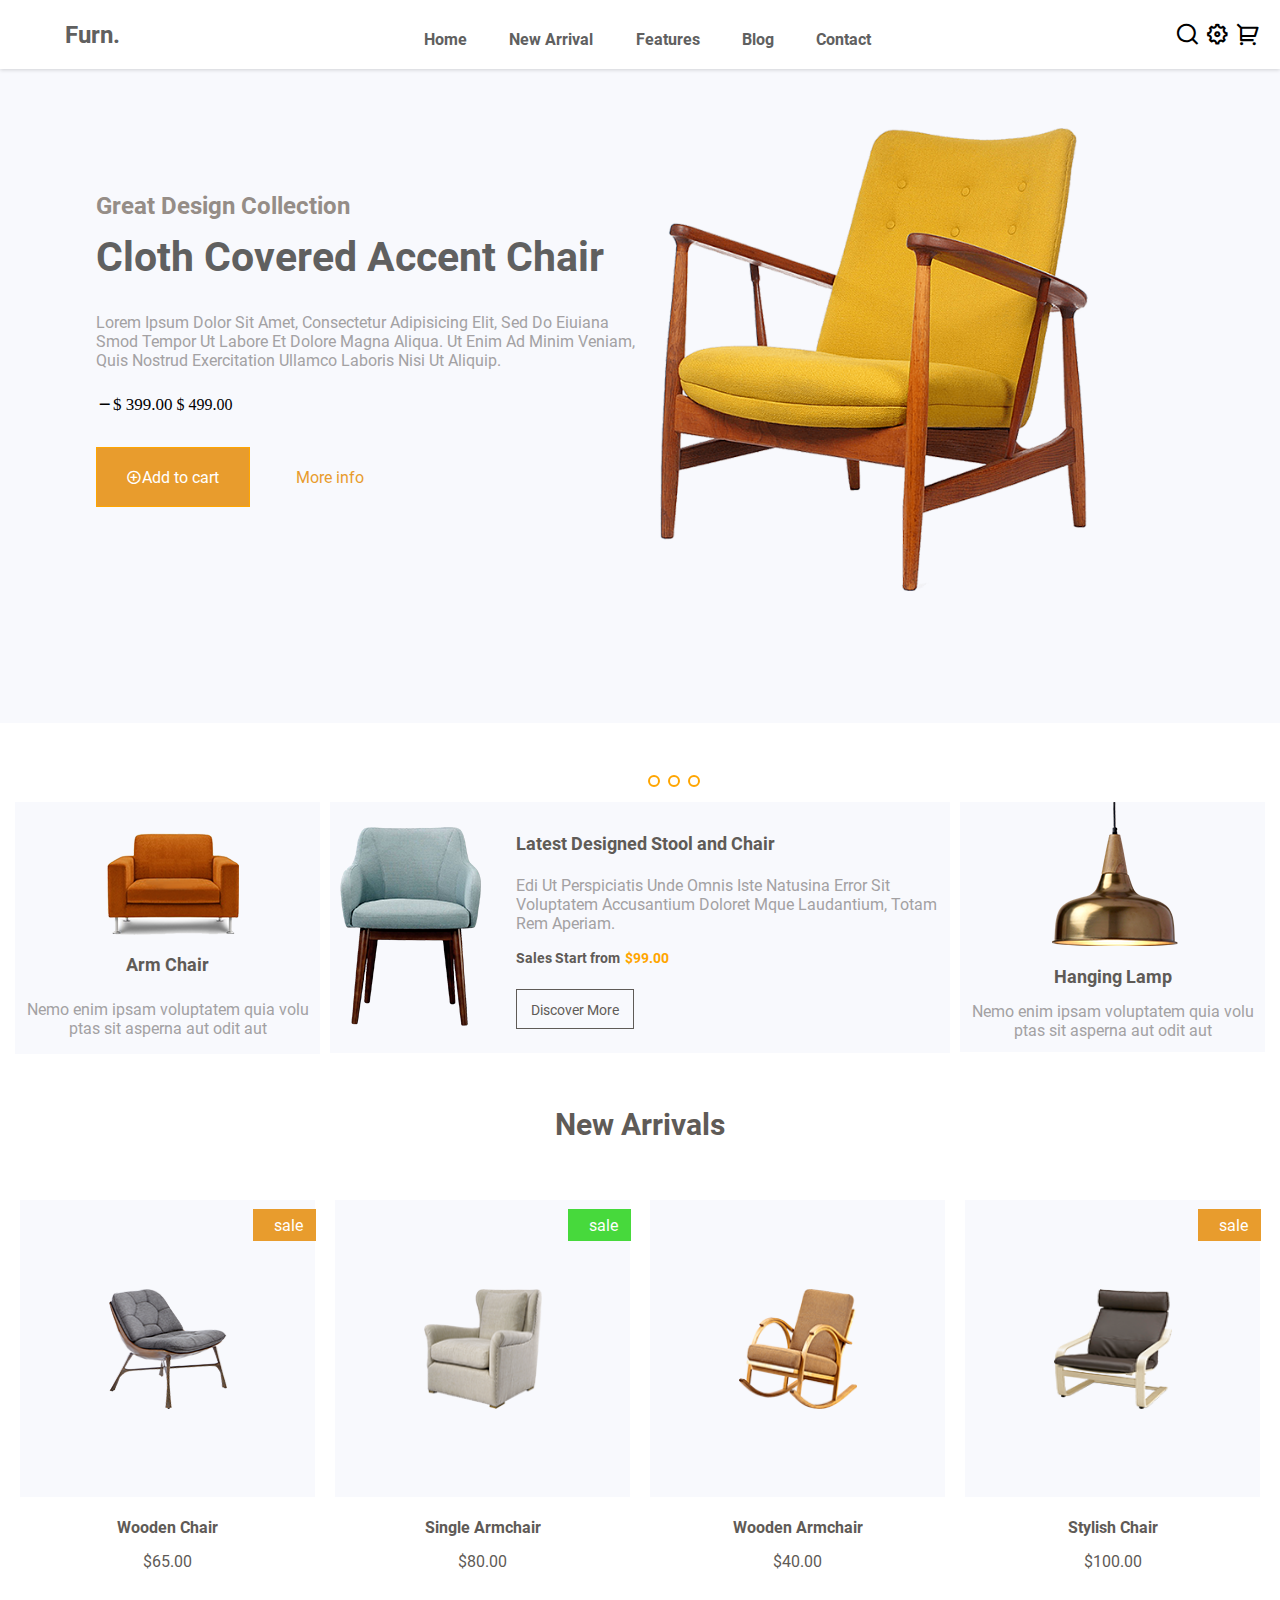
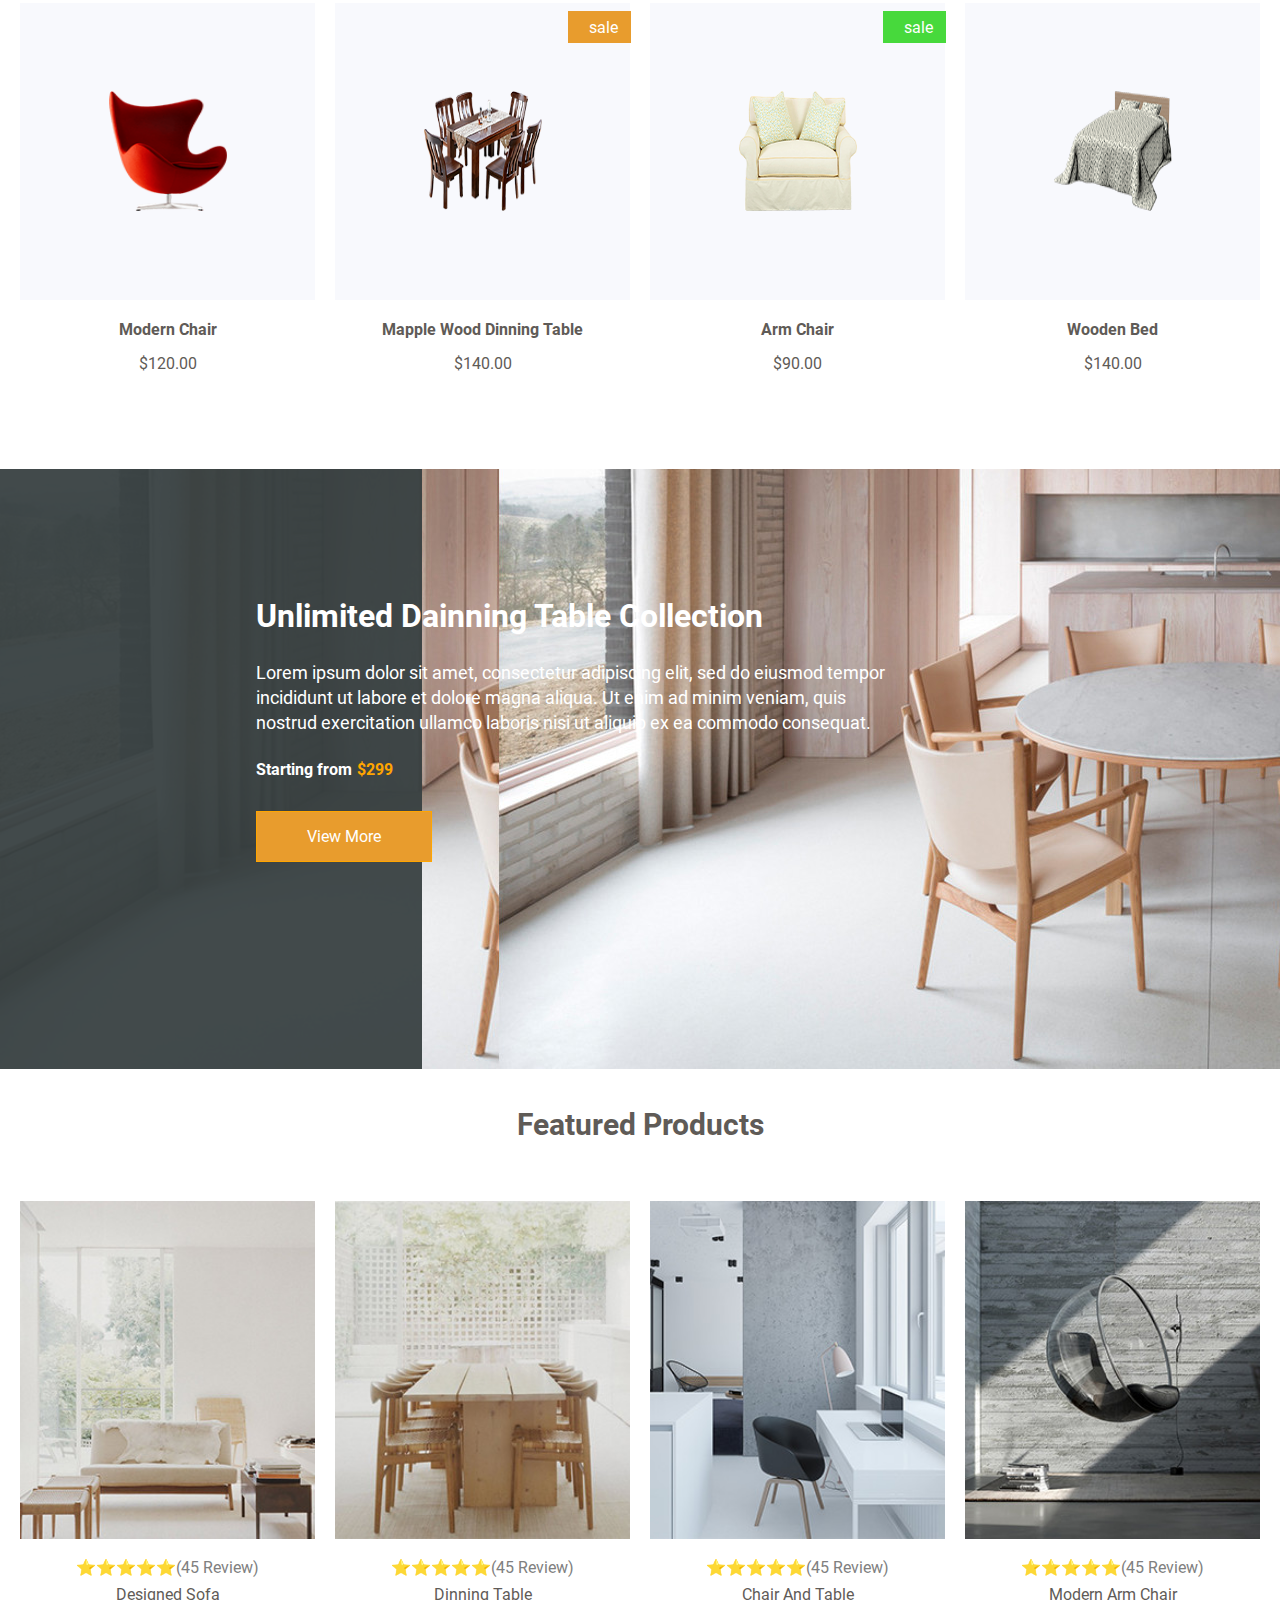
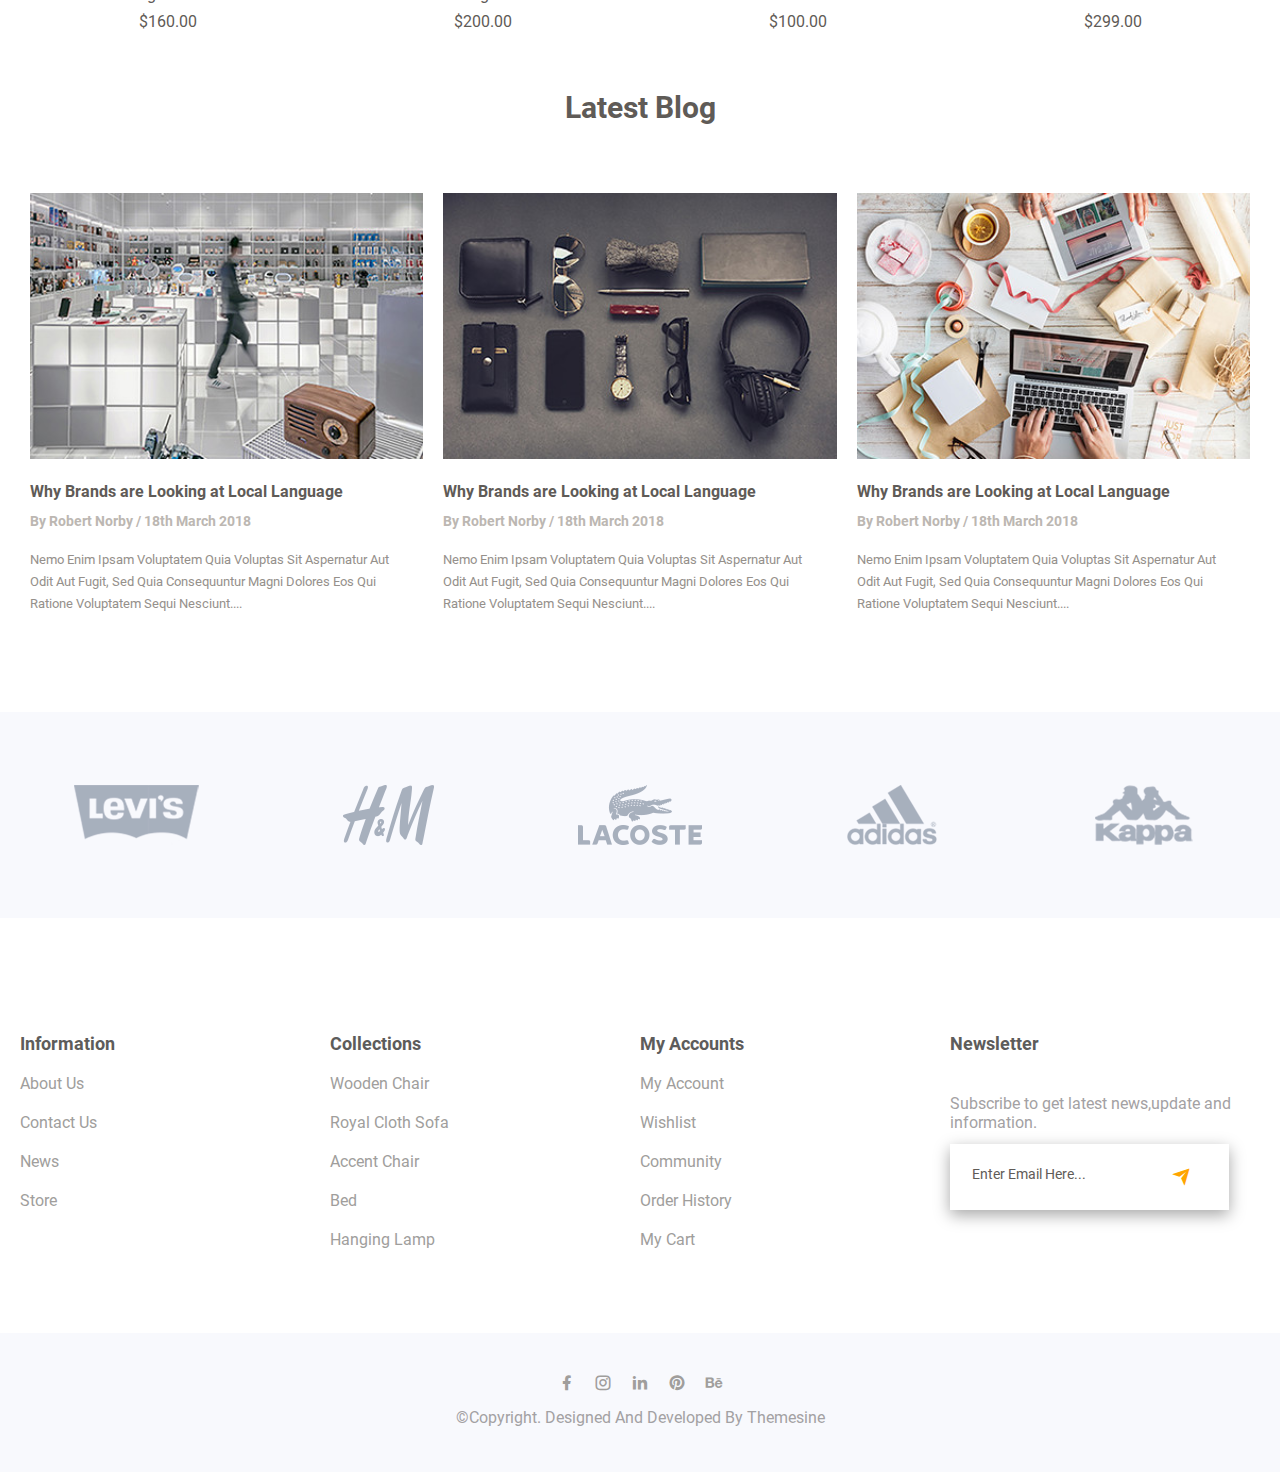
<file: index.html>
<!DOCTYPE html>
<html lang="en">
<head>
    <meta charset="UTF-8">
    <meta name="viewport" content="width=device-width, initial-scale=1.0">
    <title>Furniture</title>

    <!-- -------------links------------- -->
    <link rel="stylesheet" href="css/style.css">
    <link rel="stylesheet" href="css/media.css">

    <link rel="stylesheet" href="webfonts/stylesheet.css">
    <link rel="stylesheet" href="fonts/remixicon.css">

        <link rel="icon" href="img/icon.png">

</head>
<body>
    <!-- -------------navbar------------- -->
    <header>
        <div class="navbar">
               <button class="w-md-1 btn-nav" ><i class="ri-menu-line w-xl"></i></button>
                <div class="box logo w-100">
                    <b><a>Furn.</a></b>
                
                </div>
                <div class=" box item  w-md">
                        <div class="box-lists ">
                       <b> <a href="#h"class="it">Home</a></b>
                        <b><a href="#n" class="it">New Arrival</a></b>
                        <b><a href="#f" class="it">Features</a></b>
                        <b><a href="#b" class="it">Blog</a></b>
                        <b><a href="#c" class="it">Contact</a></b>
                    </div>
                    
                </div>
                <div class="w-100 box">
                    <div class="box-icons">
                        <i class="ri-search-line"></i>
                        <i class="ri-settings-5-line"></i>
                        <i class="ri-shopping-cart-2-line"></i>
                    </div>
                </div>
        </div>
</header>
        <!-- -----------------slider-section--------------- -->
     


        <section class="bg-color">
            <div class="container">
                    <div id="h"  class="slider">
                        <div id="1" class="box-sli">
                            <div class="box-two">
                                <div class="box-item">
                                        <h2>Great Design Collection</h2>
                                        <h1>Cloth Covered Accent Chair</h1>
                                        <p>Lorem Ipsum Dolor Sit Amet, Consectetur Adipisicing Elit,
                                             Sed Do Eiuiana Smod Tempor Ut Labore Et Dolore Magna Aliqua. Ut Enim Ad Minim Veniam, 
                                            Quis Nostrud Exercitation Ullamco Laboris Nisi Ut Aliquip.</p>
                                            <i class="ri-subtract-line ">$ 399.00</i>
                                            $ 499.00<br/>

                                            <button class="add"> <i class="ri-add-circle-line"></i>Add to cart</button>
                                   <button class="more">More info</button>
                                        </div>
                            </div>
                            <div class="box-two">
                                <div class="box-img">
                                    <img src="img/1.png" alt="">
                                </div>
                            </div>
                        </div>


                        <div id="2" class="box-sli">
                            <div class="box-two">
                                <div class="box-item">
                                        <h2>Great Design Collection</h2>
                                        <h1>Mapple Wood Accent Chair</h1>
                                        <p>Lorem Ipsum Dolor Sit Amet, Consectetur Adipisicing Elit,
                                             Sed Do Eiuiana Smod Tempor Ut Labore Et Dolore Magna Aliqua. Ut Enim Ad Minim Veniam, 
                                            Quis Nostrud Exercitation Ullamco Laboris Nisi Ut Aliquip.</p>
                                            <i class="ri-subtract-line ">$  199.00</i>
                                            $ 299.00<br/>

                                            <button class="add"> <i class="ri-add-circle-line"></i>Add to cart</button>
                                            <button class="more">More info</button>
                                        </div>
                            </div>
                            <div class="box-two">
                                <div class="box-img">
                                    <img src="img/2.png" alt="">
                                </div>
                            </div>
                        </div>





                        <div id="3" class="box-sli">
                            <div class="box-two">
                                <div class="box-item">
                                        <h2>Great Design Collection</h2>
                                        <h1>Valvet Accent Arm Chair</h1>
                                        <p>Lorem Ipsum Dolor Sit Amet, Consectetur Adipisicing Elit,
                                             Sed Do Eiuiana Smod Tempor Ut Labore Et Dolore Magna Aliqua. Ut Enim Ad Minim Veniam, 
                                            Quis Nostrud Exercitation Ullamco Laboris Nisi Ut Aliquip.</p>
                                            <i class="ri-subtract-line ">$ 299.00 </i>
                                           $ 399.00<br/>

                                            <button class="add"> <i class="ri-add-circle-line"></i>Add to cart</button>
                                            <button class="more">More info</button>
                                        </div>
                            </div>
                            <div class="box-two">
                                <div class="box-img">
                                    <img src="img/3.png" alt="">
                                </div>
                            </div>

                        </div>
                    </div>
                    
            </div>
            <section class="bg-color">
                    <div class="link ">
                        <a href="#1"></a> 
                        <a href="#2"></a> 
                        <a href="#3"></a> 
                    </div>
                </section>
        </section>

        <!-- -------------------------------section---------------------------------------- -->
                <div class="containerproduct">
                    <div class="main-boxs">
                        <div class="box2">
                            <div class="boxpimg">
                                <img class="boximg1" src="img/a1.png" alt="">
                                <h2 class="armchair">Arm Chair</h2>
                                <p class="pac">Nemo enim ipsam voluptatem quia volu ptas sit asperna aut odit aut</p>
                            </div>
                            
                        </div>
                        <div class="box1">
                            <div class="boxpimg2 d-flex">
                                <div class="box1-1 w-1">
                                    <img src="img/a2.png" alt="">
                                </div>
                                <div class="box1-1 w-1">
                                    <h2>Latest Designed Stool and Chair</h2>
                                    <p>Edi Ut Perspiciatis Unde Omnis Iste Natusina Error Sit Voluptatem Accusantium Doloret Mque Laudantium, Totam Rem Aperiam.</p>
                                    <h6>Sales Start from<div class="color">$99.00</div></h6>
                                    <button class="more-btn">Discover More</button>

                                </div>
                            </div>
                        </div>
                        <div class="box2">
                            <div class="boxpimg">
                                <img src="img/a3.png" alt="">
                                <h2 class="armchair">Hanging Lamp</h2>
                                <p class="phl">Nemo enim ipsam voluptatem quia volu ptas sit asperna aut odit aut</p>
                            </div>
                        </div>
                    </div>
                </div>
        <!-- -------------------------------section---------------------------------------- -->

 
        <section >
            <h1 id="n"  class="NA">New Arrivals</h1>
                <div  class="container2">
                    <div class="main-ariival-box">
                        <div class="main-prod-8">
                            <div class="sub-main-prod">
                                <img src="img/b1.png" alt="">
                                <div class="sale">
                                    <p class="text1">sale</p>
                                </div>
                                   <div class="prod-btn">
                                    <i class="ri-shopping-cart-line cart"></i>
                                    <p class="add1">Add to Cart</p>
                                    <i class="ri-heart-3-line heart"></i>
                                    <i class="ri-fullscreen-fill full"></i>
                                   </div>     
                            </div>  
                          
                            <div class="sub-main-cont">
                                <h2>Wooden Chair</h2>
                                <p>$65.00</p>
                            </div>
                            <div class="prod-btn"></div>
                        </div>
                        <div class="main-prod-8">
                            <div class="sub-main-prod">
                                <img src="img/b2.png" alt="">
                                <div class="sale sale2">
                                    <p class="text1">sale</p>
                                </div>
                                <div class="prod-btn">
                                    <i class="ri-shopping-cart-line cart"></i>
                                    <p class="add1">Add to Cart</p>
                                    <i class="ri-heart-3-line heart"></i>
                                    <i class="ri-fullscreen-fill full"></i>
                                   </div>  
                            </div>
                            <div class="sub-main-cont">
                                <h2>Single Armchair</h2>
                                <p>$80.00</p>
                            </div>
                        </div>
                        <div class="main-prod-8">
                            <div class="sub-main-prod">
                                <img src="img/b3.png" alt="">
                                <div class="prod-btn">
                                    <i class="ri-shopping-cart-line cart"></i>
                                    <p class="add1">Add to Cart</p>
                                    <i class="ri-heart-3-line heart"></i>
                                    <i class="ri-fullscreen-fill full"></i>
                                   </div>  
                            </div>
                            <div class="sub-main-cont">
                                <h2>Wooden Armchair</h2>
                                <p>$40.00</p>
                            </div>
                            
                        </div>
                        <div class="main-prod-8">
                            <div class="sub-main-prod">
                                <img src="img/b4.png" alt="">
                                <div class="sale">
                                    <p class="text1">sale</p>
                                </div>
                                <div class="prod-btn">
                                    <i class="ri-shopping-cart-line cart"></i>
                                    <p class="add1">Add to Cart</p>
                                    <i class="ri-heart-3-line heart"></i>
                                    <i class="ri-fullscreen-fill full"></i>
                                   </div>  
                            </div>
                            <div class="sub-main-cont">
                                <h2>Stylish Chair</h2>
                                <p>$100.00</p>
                            </div>
                        </div>


                        <div class="main-prod-8">
                            <div class="sub-main-prod">
                                <img src="img/b5.png" alt="">
                                <div class="prod-btn">
                                    <i class="ri-shopping-cart-line cart"></i>
                                    <p class="add1">Add to Cart</p>
                                    <i class="ri-heart-3-line heart"></i>
                                    <i class="ri-fullscreen-fill full"></i>
                                   </div>  
                            </div>
                            <div class="sub-main-cont">
                                <h2>Modern Chair</h2>
                                <p>$120.00</p>
                            </div>
                        </div>
                        <div class="main-prod-8">
                            <div class="sub-main-prod">
                                <img src="img/b6.png" alt="">
                                <div class="sale">
                                    <p class="text1">sale</p>
                                </div>
                                <div class="prod-btn">
                                    <i class="ri-shopping-cart-line cart"></i>
                                    <p class="add1">Add to Cart</p>
                                    <i class="ri-heart-3-line heart"></i>
                                    <i class="ri-fullscreen-fill full"></i>
                                   </div>  
                            </div>
                            <div class="sub-main-cont">
                                <h2>Mapple Wood Dinning Table</h2>
                                <p>$140.00</p>
                            </div>
                        </div>
                        <div class="main-prod-8">
                            <div class="sub-main-prod">
                                <img src="img/b7.png" alt="">
                                <div class="sale sale2">
                                    <p class="text1">sale</p>
                                </div>
                                <div class="prod-btn">
                                    <i class="ri-shopping-cart-line cart"></i>
                                    <p class="add1">Add to Cart</p>
                                    <i class="ri-heart-3-line heart"></i>
                                    <i class="ri-fullscreen-fill full"></i>
                                   </div>  
                            </div>
                            <div class="sub-main-cont">
                                <h2>Arm Chair</h2>
                                <p>$90.00</p>
                            </div>
                        </div>
                        <div class="main-prod-8">
                            <div class="sub-main-prod">
                                <img src="img/b8.png" alt="">
                                <div class="prod-btn">
                                    <i class="ri-shopping-cart-line cart"></i>
                                    <p class="add1">Add to Cart</p>
                                    <i class="ri-heart-3-line heart"></i>
                                    <i class="ri-fullscreen-fill full"></i>
                                   </div>  
                            </div>
                            <div class="sub-main-cont">
                                <h2>Wooden Bed</h2>
                                <p>$140.00</p>
                            </div>
                        </div>
                        
                    </div>
                </div>

        </section> 
        <!-- -------------------------------section---------------------------------------- -->
            <section>
                    <div class="containerwall">
                        <div class="box-back-wall">
                                <div class="box-wall-2"></div>
                                 <div class="content-wall">
                                    <h2>Unlimited Dainning Table Collection</h2>
                                    <p>Lorem ipsum dolor sit amet, consectetur adipiscing elit, sed do 
                                        eiusmod tempor <br/>incididunt ut labore et dolore magna aliqua. Ut enim ad minim veniam,
                                         quis<br/> nostrud 
                                        exercitation ullamco laboris nisi ut aliquip ex ea commodo consequat.</p>
                                        <h6>Starting from<div class="color">$299</div></h6>
                                        <button>View More</button>
                                    </div>  
                    </div>
            </section>

        <!-- -------------------------------section-Feature-Products---------------------------- -->

        <section>
            <h1 id="f"  class="NA">Featured Products</h1>

            <div class="containerfp">
                <div class="main-product">
                    <div class="product"> 
                        <div class="produc-img"> 
                            <img src="img/c1.jpg" alt="">
                            
                        </div>
                        
                        <div class="produc-cont"> 
                           <div class="price">
                            ⭐⭐⭐⭐⭐(45 Review)
                           </div>

                           <div class="text">
                            Designed Sofa
                        </div>

                        <div class="text">
                            $160.00
                        </div>
                            
                        </div>
                            
                    </div>
                    <div class="product"> 
                        <div class="produc-img"> 
                            <img src="img/c2.jpg" alt="">
                        </div>

                        <div class="produc-cont"> 
                           <div class="price">
                            ⭐⭐⭐⭐⭐(45 Review)
                               
                           </div>

                           <div class="text">
                            Dinning Table
                        </div>

                        <div class="text">
                            $200.00
                        </div>
                            
                        </div>
                    </div>
                    <div class="product"> 
                        <div class="produc-img"> 
                            <img src="img/c3.jpg" alt="">
                        </div>

                        <div class="produc-cont"> 
                           <div class="price">
                            ⭐⭐⭐⭐⭐(45 Review)
                           </div>

                           <div class="text">
                            Chair And Table
                        </div>

                        <div class="text">
                            $100.00
                        </div>
                            
                        </div>
                    </div>
                    <div class="product"> 
                        <div class="produc-img"> 
                            <img src="img/c4.jpg" alt="">
                        </div>

                        <div class="produc-cont"> 
                           <div class="price">
                            ⭐⭐⭐⭐⭐(45 Review)
                           </div>

                           <div class="text">
                            Modern Arm Chair
                        </div>

                        <div class="text">
                            $299.00
                        </div>
                            
                        </div>
                    </div>
                 </div>
            </div>
         </section>


         <!-- -------------------------------section---------------------------------------- -->
          <section>
            <h1 id="b"  class="NA">Latest Blog</h1>

                <div class="containerlb">
                    <div class="main-blog">
                        <div class="box-lb">
                            <div class="box-lb-img">
                                <img src="img/d1.jpg" alt="">
                            </div>
                            <div class="box-lb-con">
                                <h2 class="lbh2">Why Brands are Looking at Local Language</h2>
                                <h5>By Robert Norby / 18th March 2018</h5>
                                <p class="lbp">Nemo Enim Ipsam Voluptatem Quia Voluptas Sit Aspernatur
                                     Aut Odit Aut Fugit,
                                    Sed Quia Consequuntur Magni Dolores Eos Qui Ratione Voluptatem Sequi Nesciunt....</p>
                            </div>
                        </div>


                        <div class="box-lb">
                            <div class="box-lb-img">
                                <img src="img/d2.jpg" alt="">
                            </div>
                            <div class="box-lb-con">
                                <h2 class="lbh2">Why Brands are Looking at Local Language</h2>
                                <h5>By Robert Norby / 18th March 2018</h5>
                                <p class="lbp">Nemo Enim Ipsam Voluptatem Quia Voluptas Sit Aspernatur
                                     Aut Odit Aut Fugit,
                                    Sed Quia Consequuntur Magni Dolores Eos Qui Ratione Voluptatem Sequi Nesciunt....</p>
                            </div>
                        </div>


                        <div class="box-lb">
                            <div class="box-lb-img">
                                <img src="img/d3.jpg" alt="">
                            </div>
                            <div class="box-lb-con">
                                <h2 class="lbh2">Why Brands are Looking at Local Language</h2>
                                <h5>By Robert Norby / 18th March 2018</h5>
                                <p class="lbp">Nemo Enim Ipsam Voluptatem Quia Voluptas Sit Aspernatur
                                     Aut Odit Aut Fugit,
                                    Sed Quia Consequuntur Magni Dolores Eos Qui Ratione Voluptatem Sequi Nesciunt....</p>
                            </div>
                        </div>
                    </div>
                </div>
          </section>

          <!-- -------------------------------section---------------------------------------- -->
           <section id="c"  class="bg-color">
                <div class="containerlogo">
                    <div class="box-logo">
                        <div class="box-logo-5">
                            <img src="img/logo4.png" alt="">
                        </div>
                        <div class="box-logo-5">
                            <img src="img/logo5.png" alt="">
                        </div>
                        <div class="box-logo-5">
                            <img src="img/logo1.png" alt="">
                        </div>
                        <div class="box-logo-5">
                            <img src="img/logo2.png" alt="">
                        </div>
                        <div class="box-logo-5">
                            <img src="img/logo3.png" alt="">
                        </div>
                    </div>
                </div>
           </section>
<!-- -------------------------------footer---------------------------------------- -->
           <footer>
                <div class="containerfooter">
                    <div class="box-footer">
                        <div class="box-4-foo">
                           <h4>Information</h4>
                           <li>About Us</li>
                           <li>Contact Us</li>
                           <li>News</li>
                           <li>Store</li>
                        </div>
                        <div class="box-4-foo">
                            <h4>Collections</h4>
                            <li>Wooden Chair</li>
                            <li>Royal Cloth Sofa</li>
                            <li>Accent Chair</li>
                            <li>Bed</li>
                            <li>Hanging Lamp</li>
                        </div>
                        <div class="box-4-foo">
                            <h4>My Accounts</h4>
                            <li>My Account</li>
                            <li>Wishlist</li>
                            <li>Community</li>
                            <li>Order History</li>
                            <li>My Cart</li>
                        </div>
                        <div class="box-4-foo">
                            <h4>Newsletter</h4>
                            <p class="pfooter">Subscribe to get latest news,update and information.</p>
                                <div class="box-foo-input">
                                    <a class="foo-p">Enter Email Here...<i class="ri-send-plane-fill"></i></a>
                                   
                                </div>
                            
                        </div>
                        
                    </div>
                </div>
           </footer>

           <!-- -------------------------------footer----------------------------------------- -->
            <footer class="bg-color">
                <div class="containerfooterlast">
                    <div class="box-footer-icon">
                        <div class="icons">
                            <i class="ri-facebook-fill"></i>
                            <i class="ri-instagram-line"></i>
                            <i class="ri-linkedin-fill"></i>
                            <i class="ri-pinterest-fill"></i>
                            <i class="ri-behance-fill"></i>
                        </div>
                        <p>&copy;Copyright. Designed And Developed By Themesine</p>
                    </div>
                   
                </div>
            </footer>

            
            <script src="jquery.min.js"></script>
            <script> 

             $(".btn-nav") .click(function(){
                $(".item") .slideToggle()
            })

            </script>
</body>
</html>
</file>
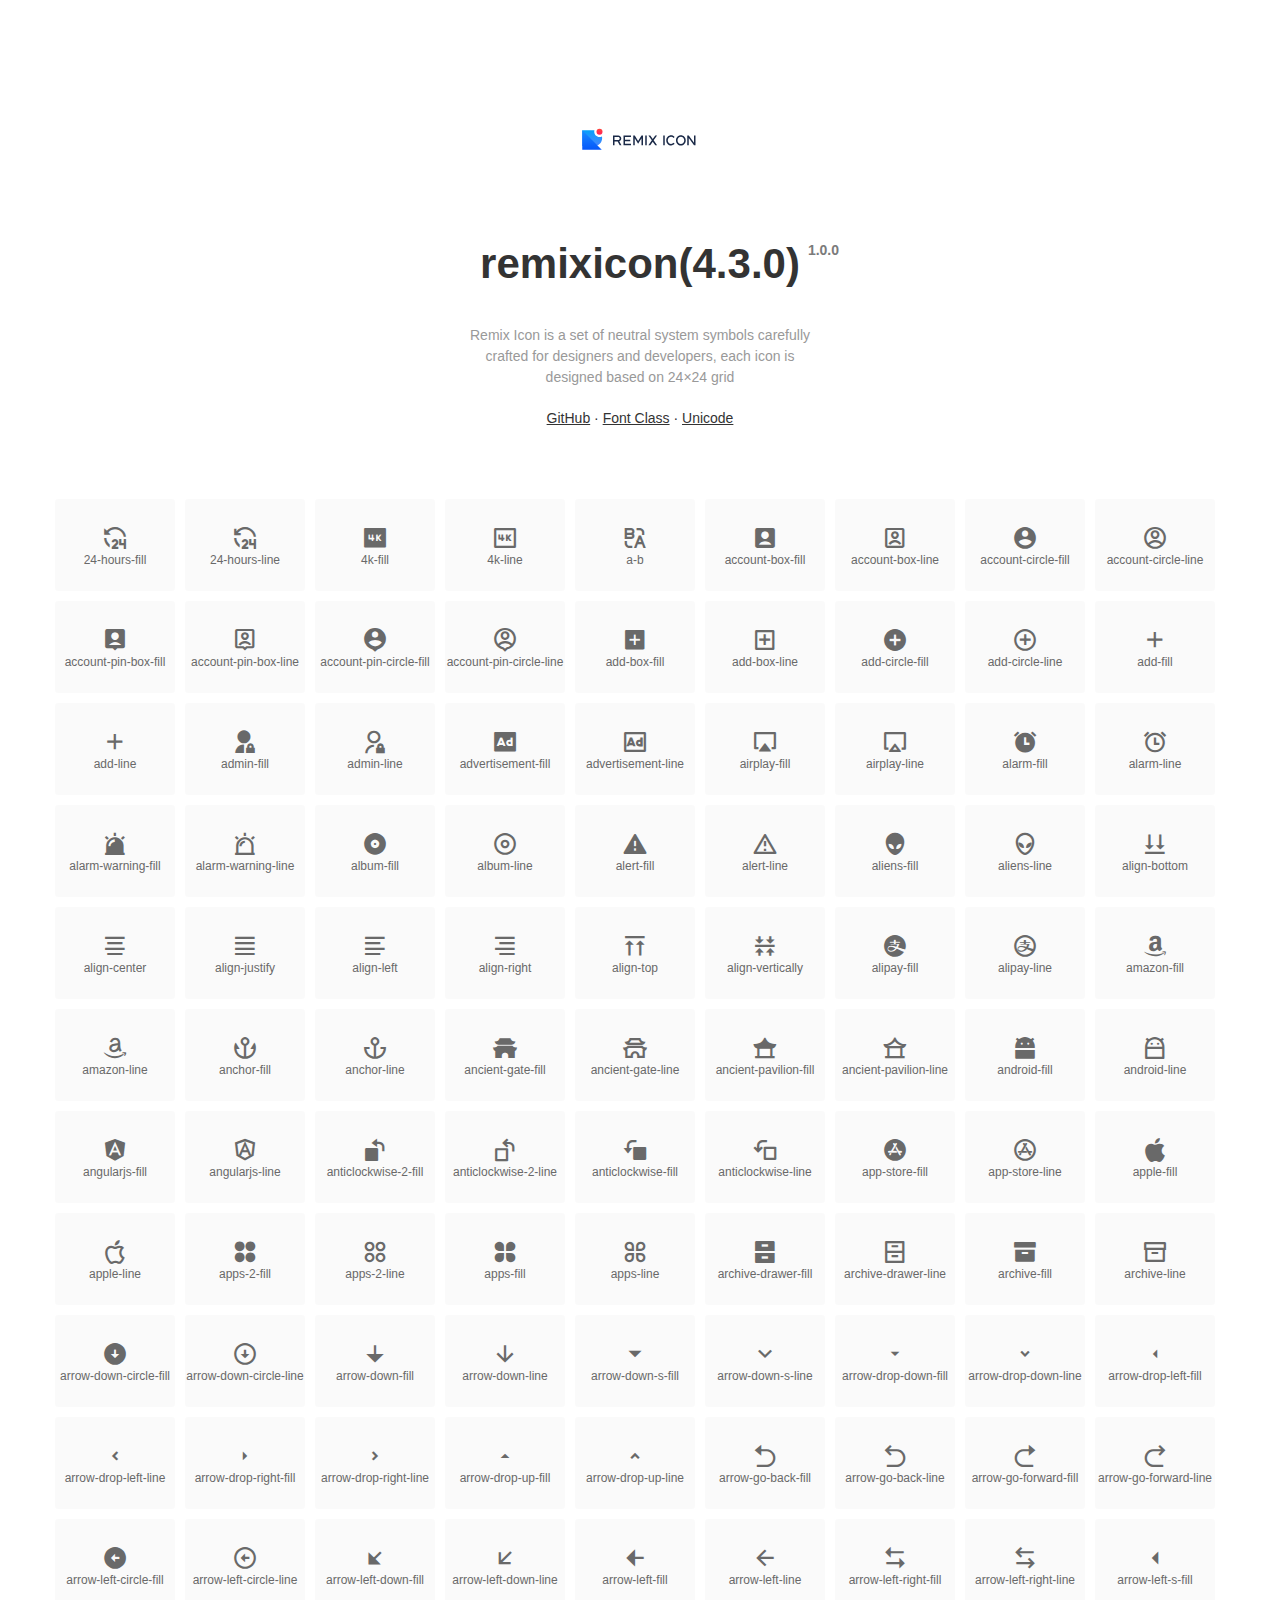
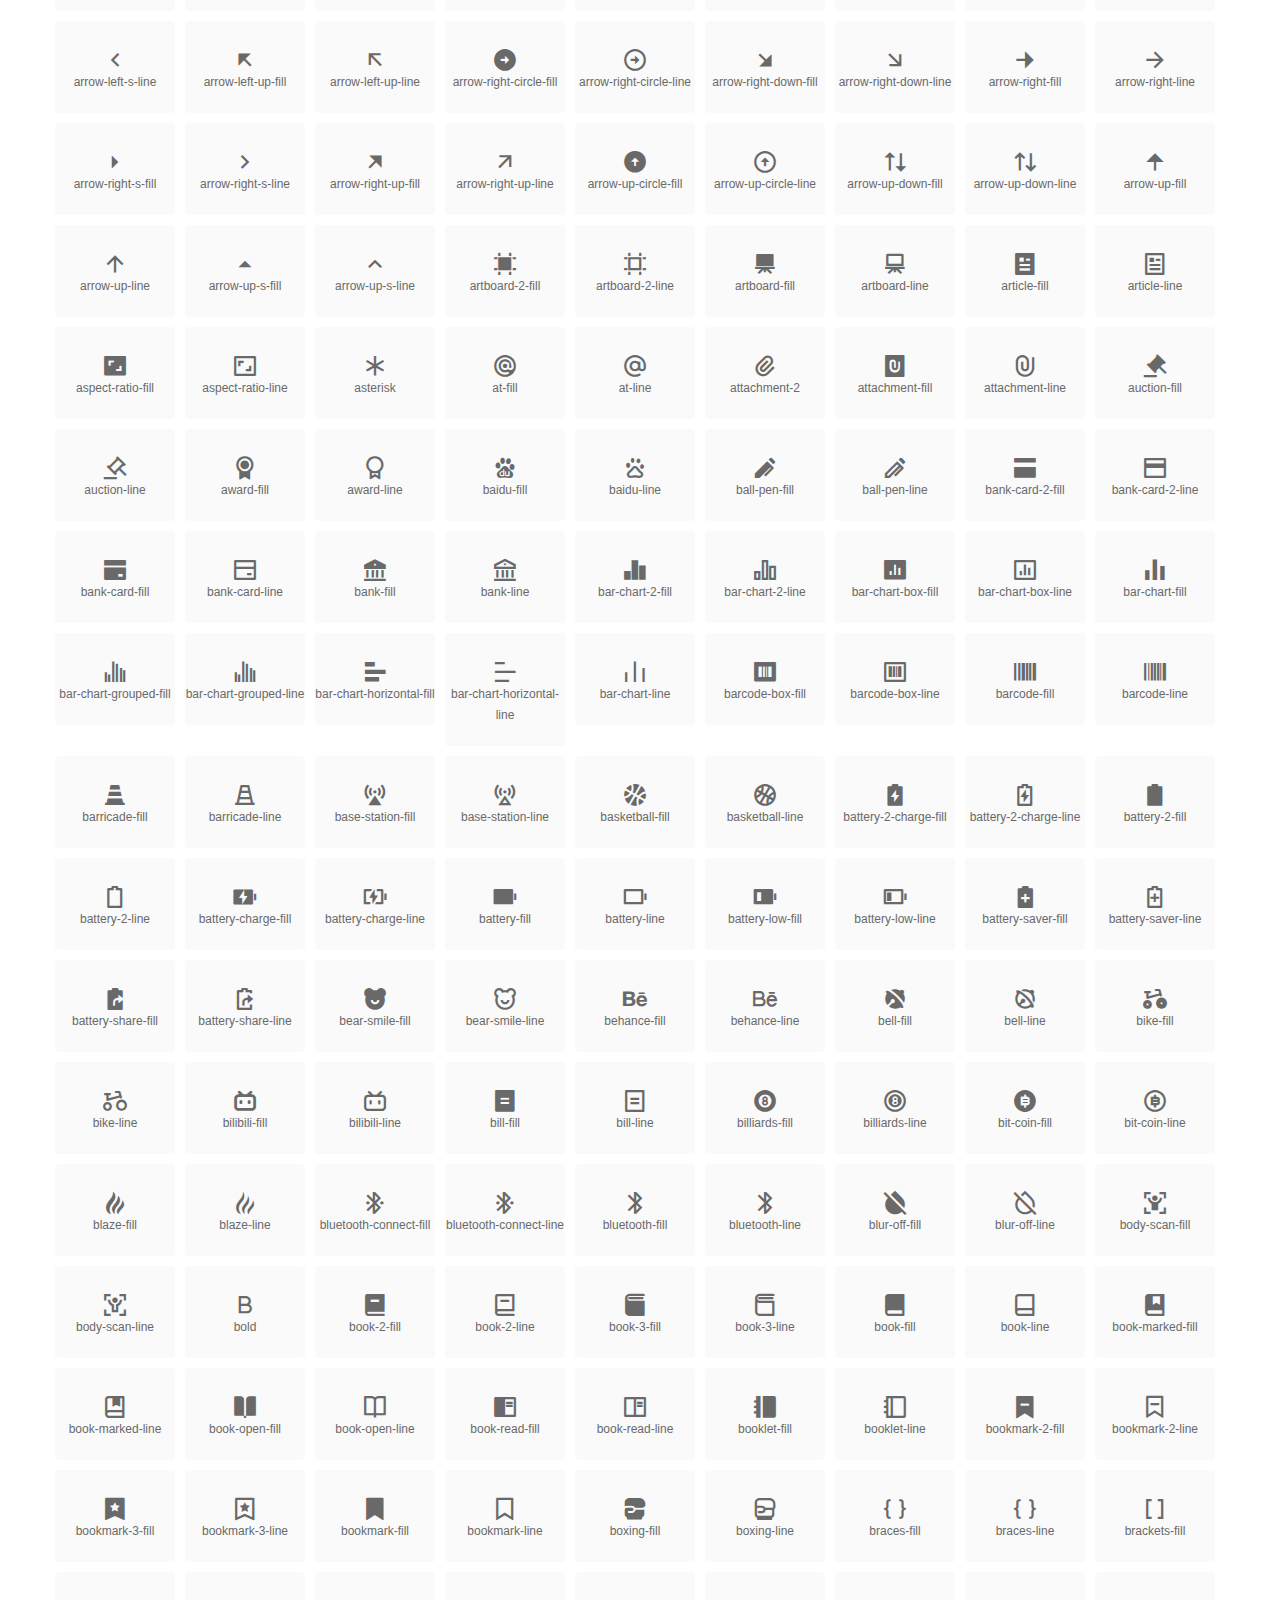
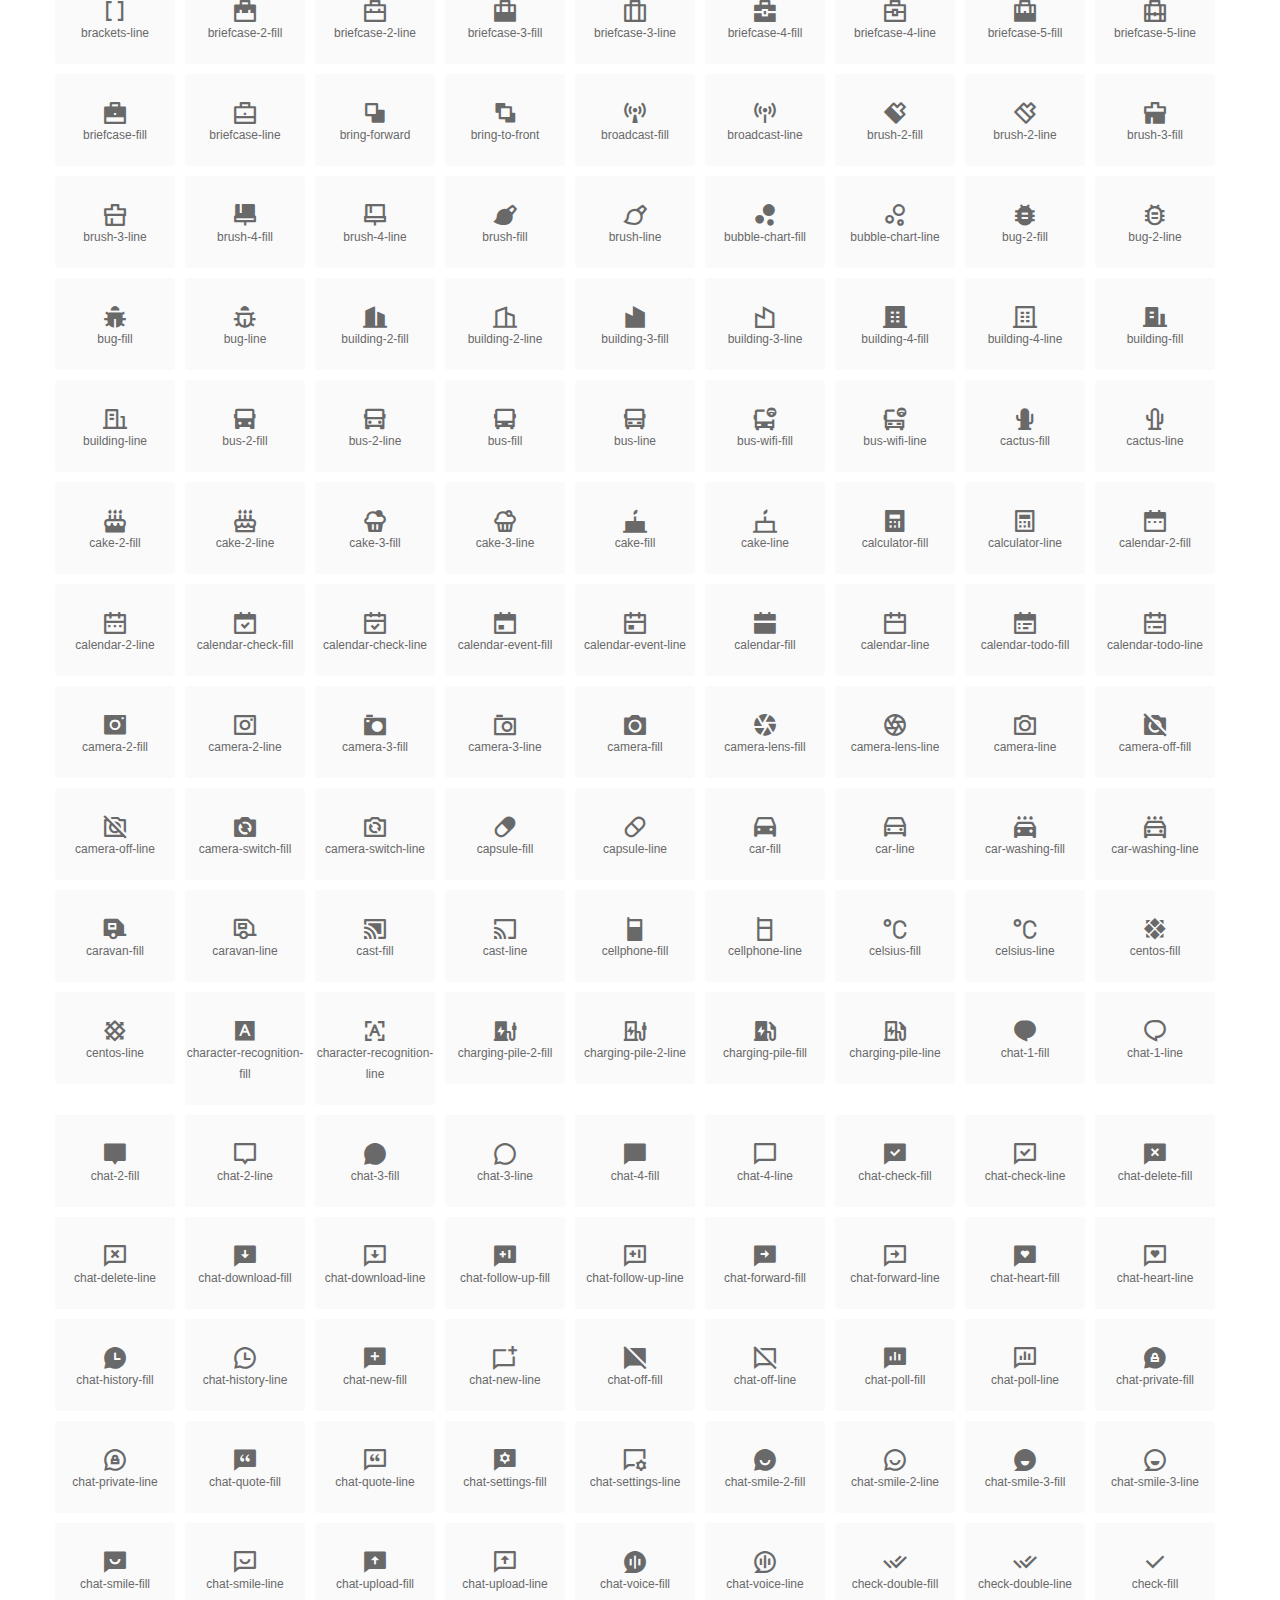
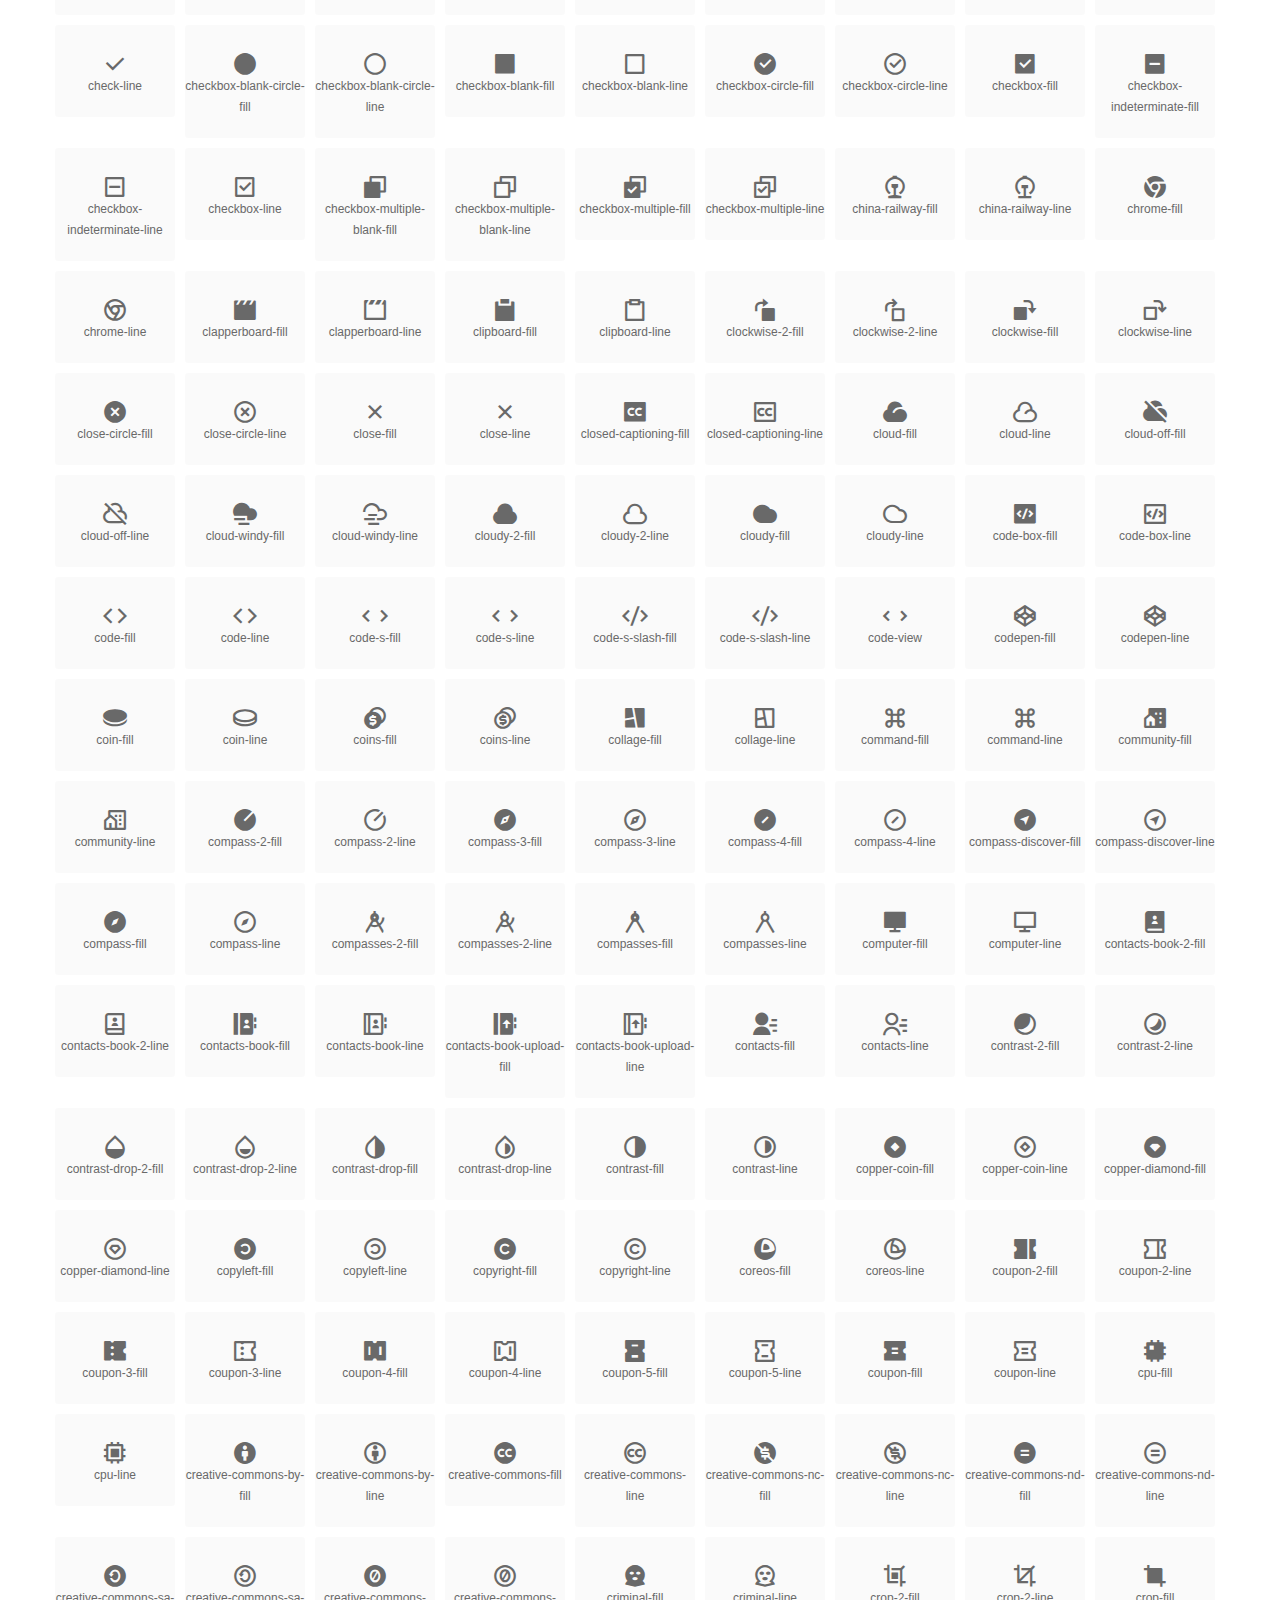
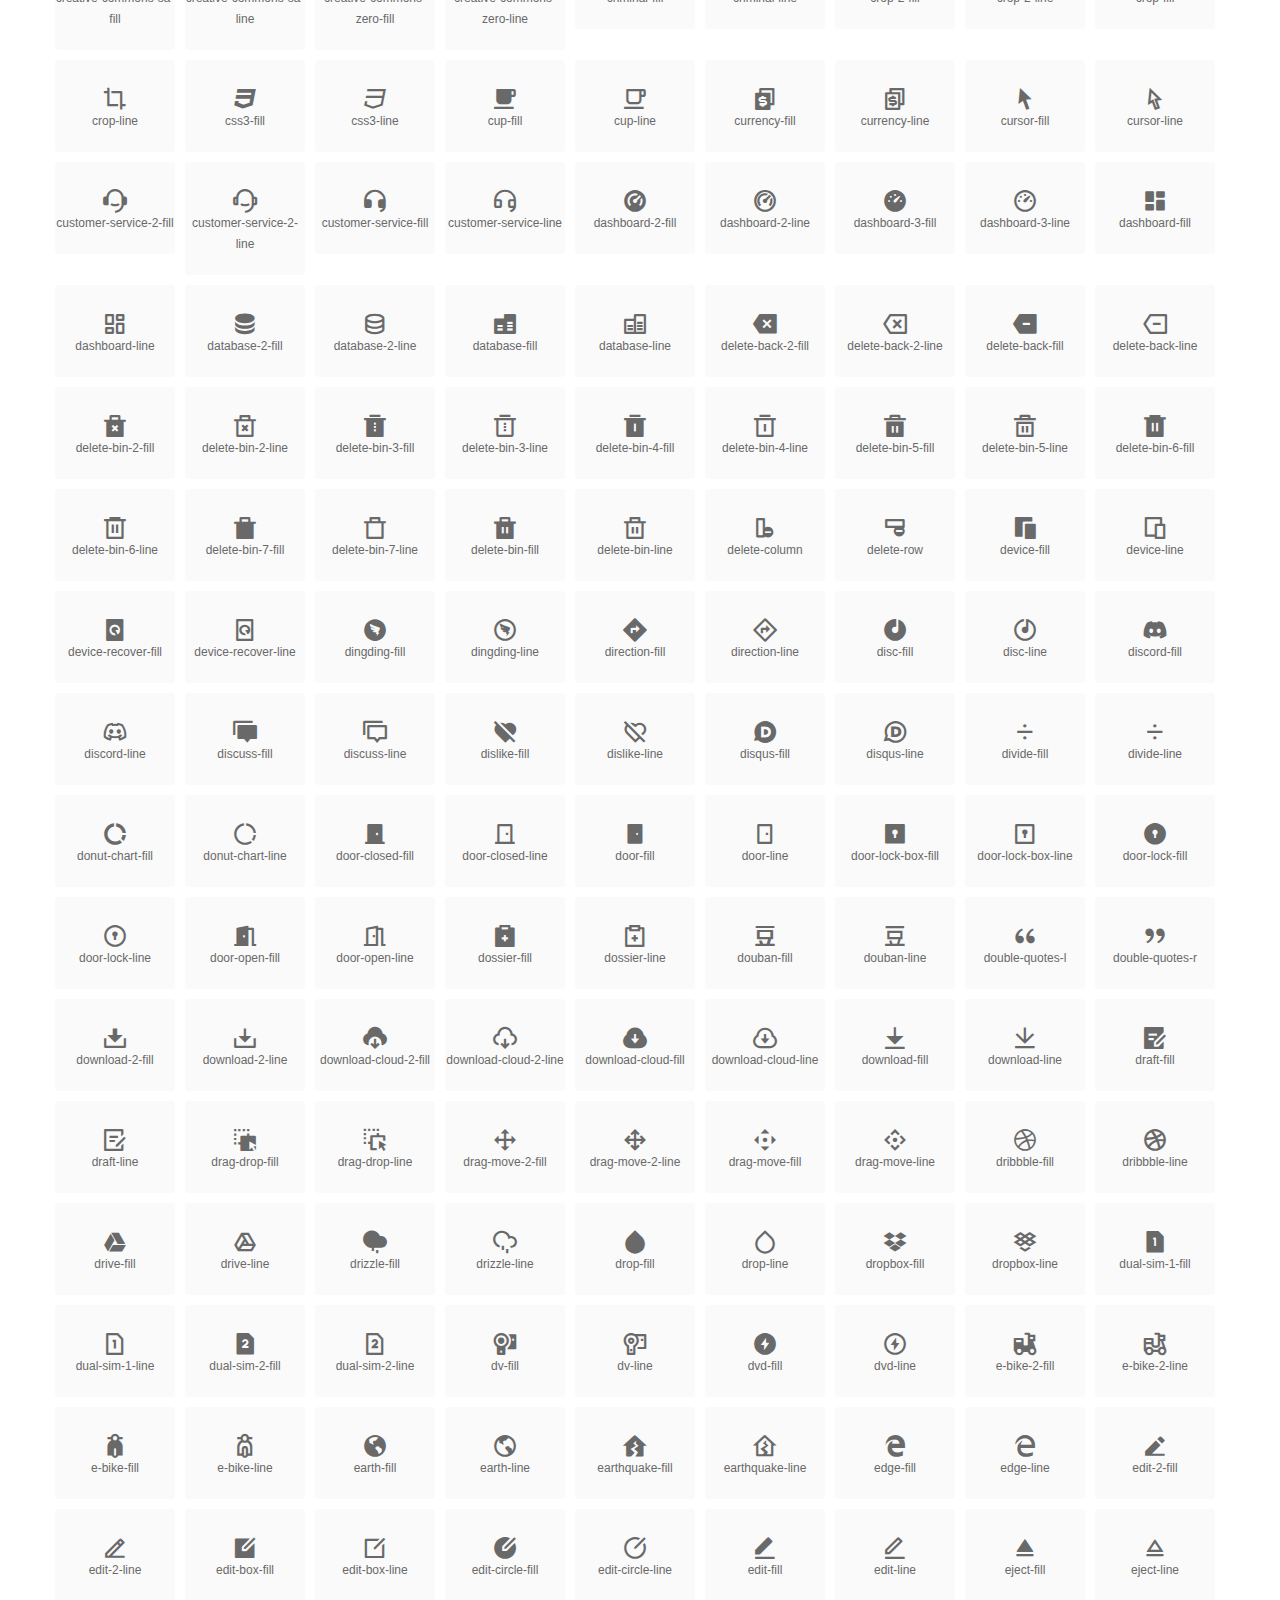
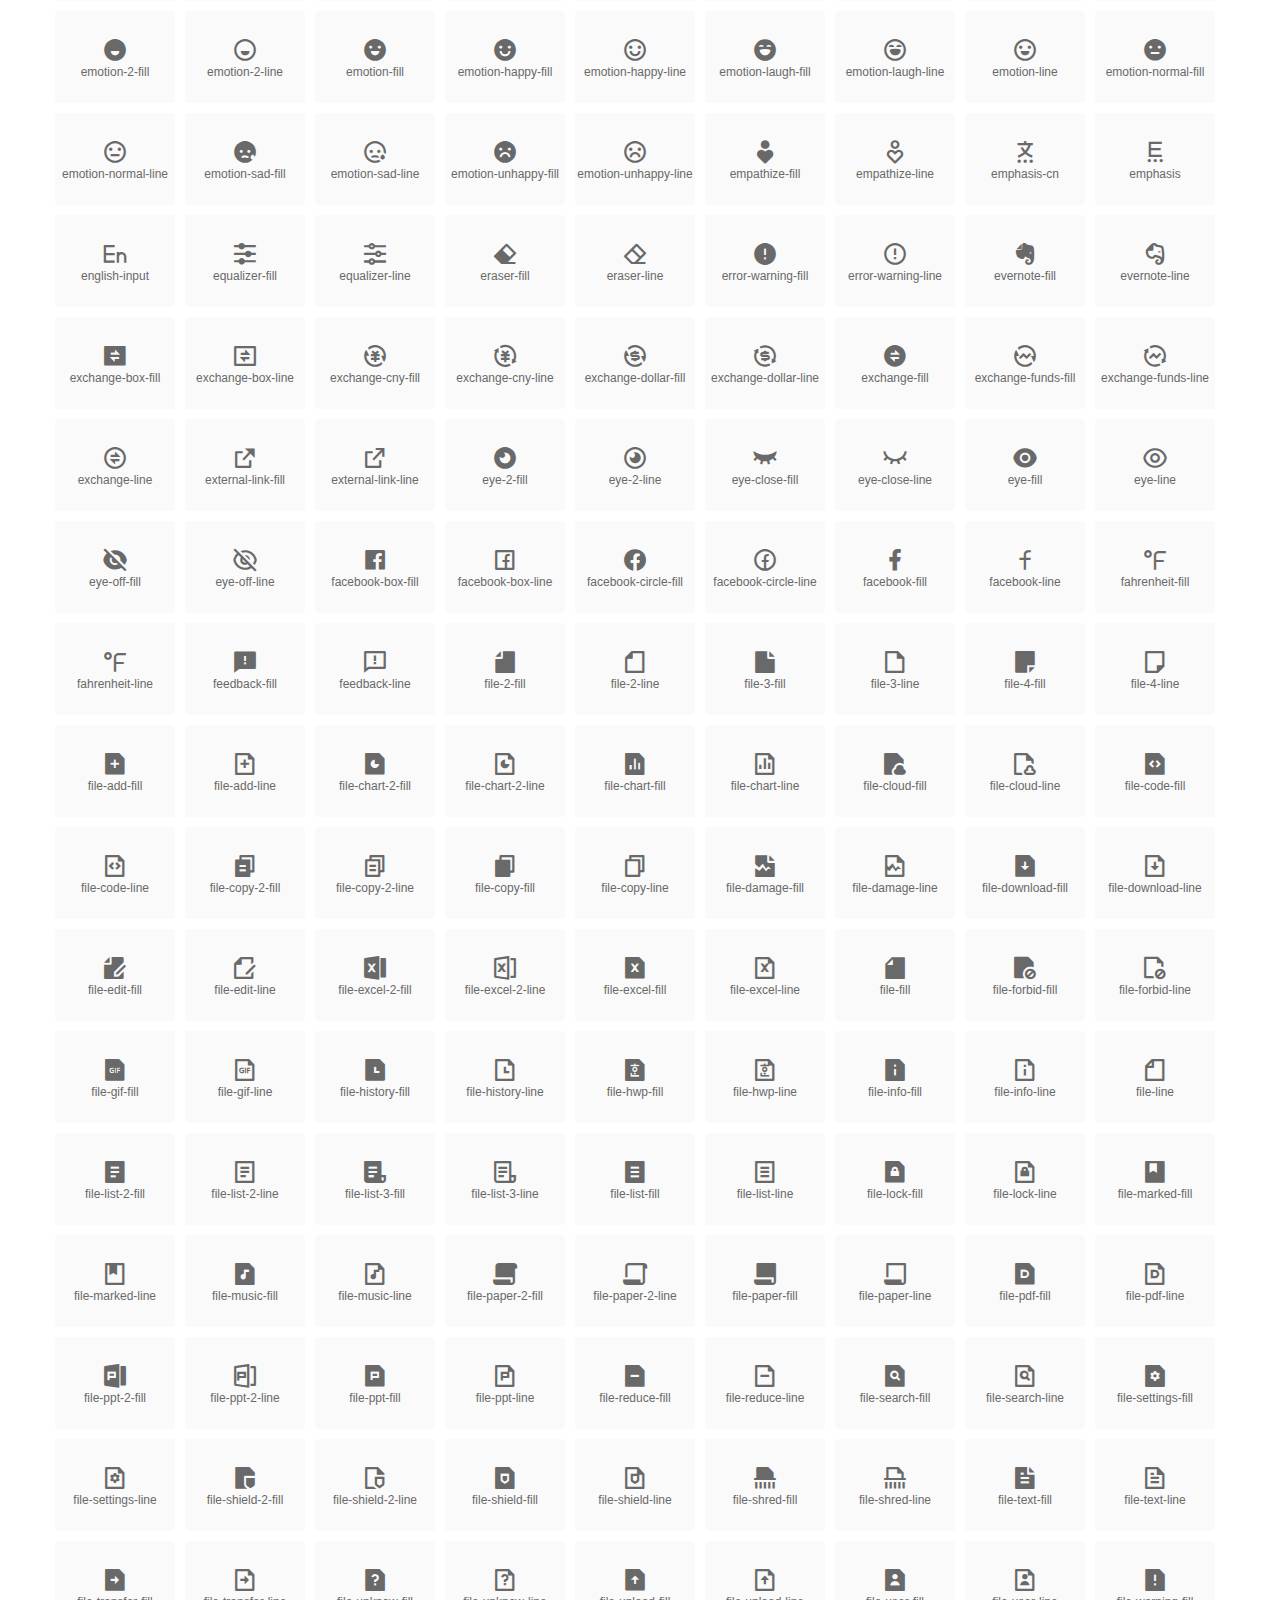
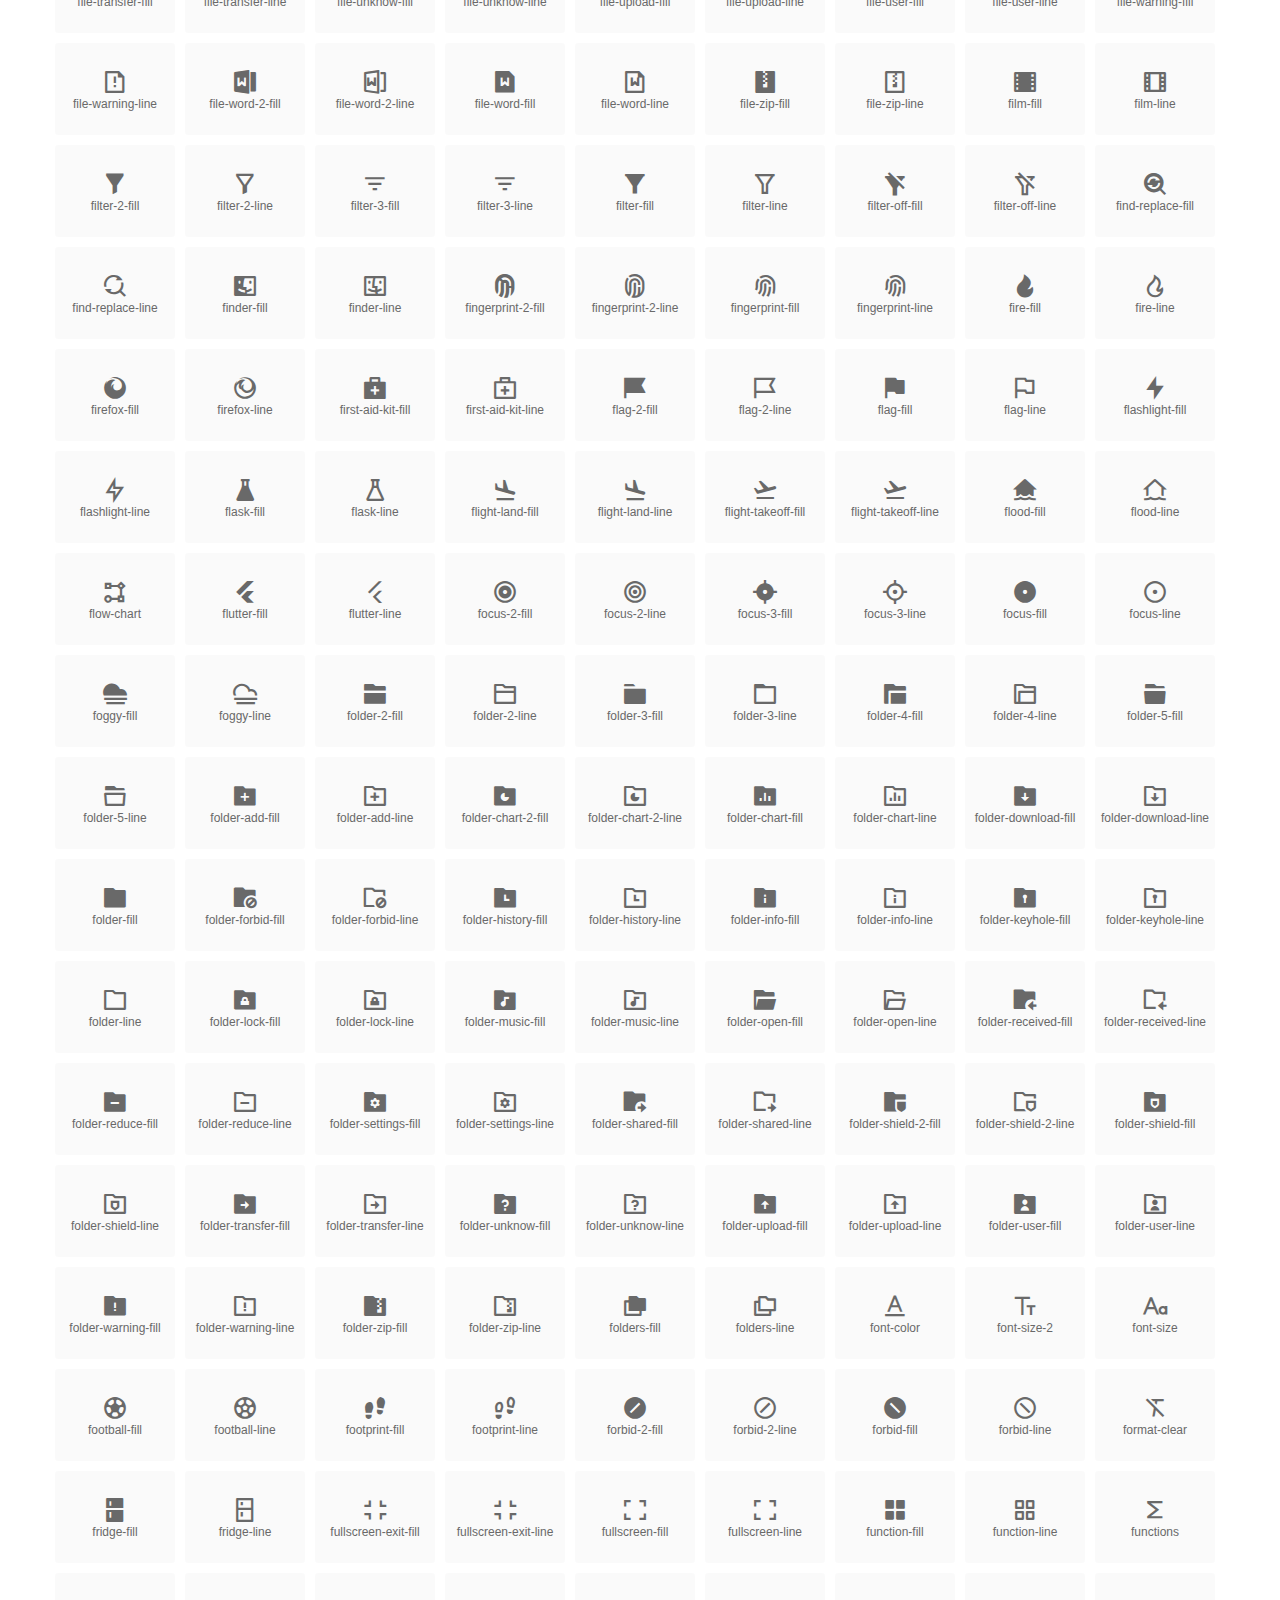
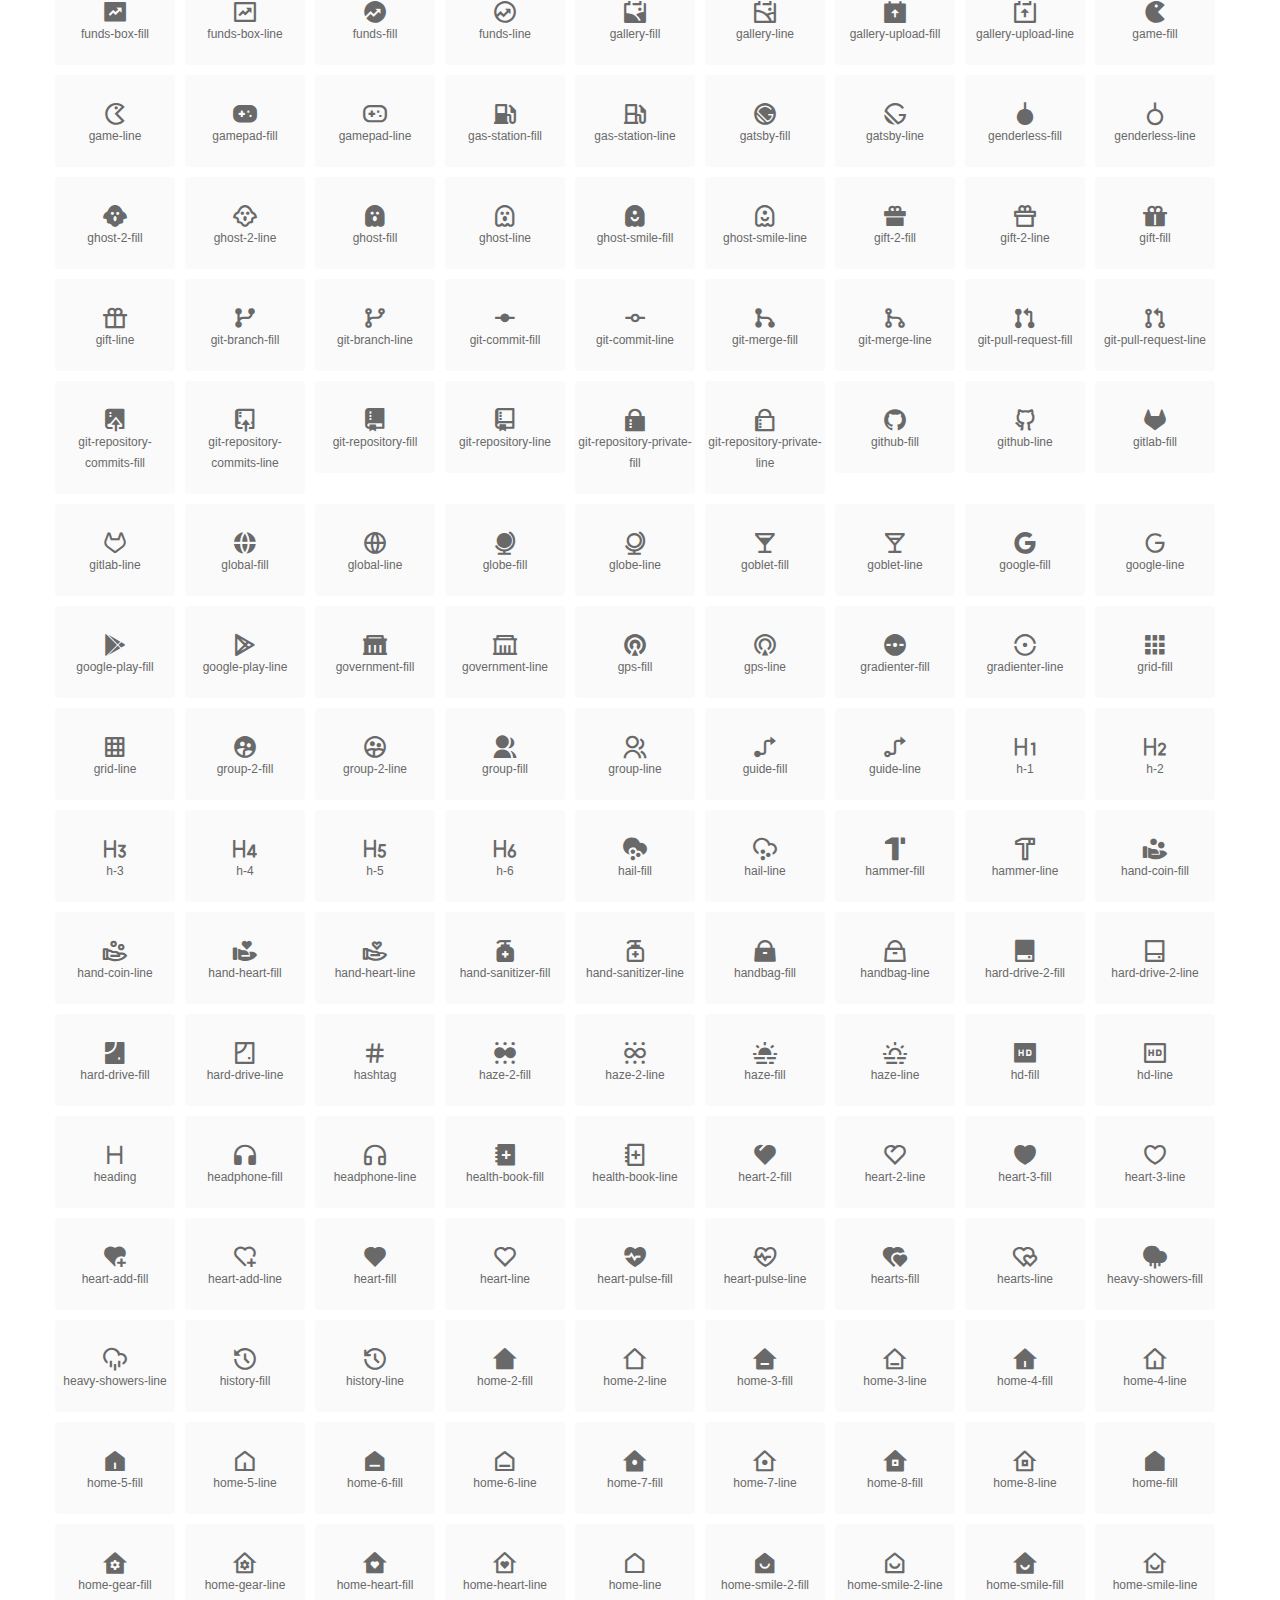
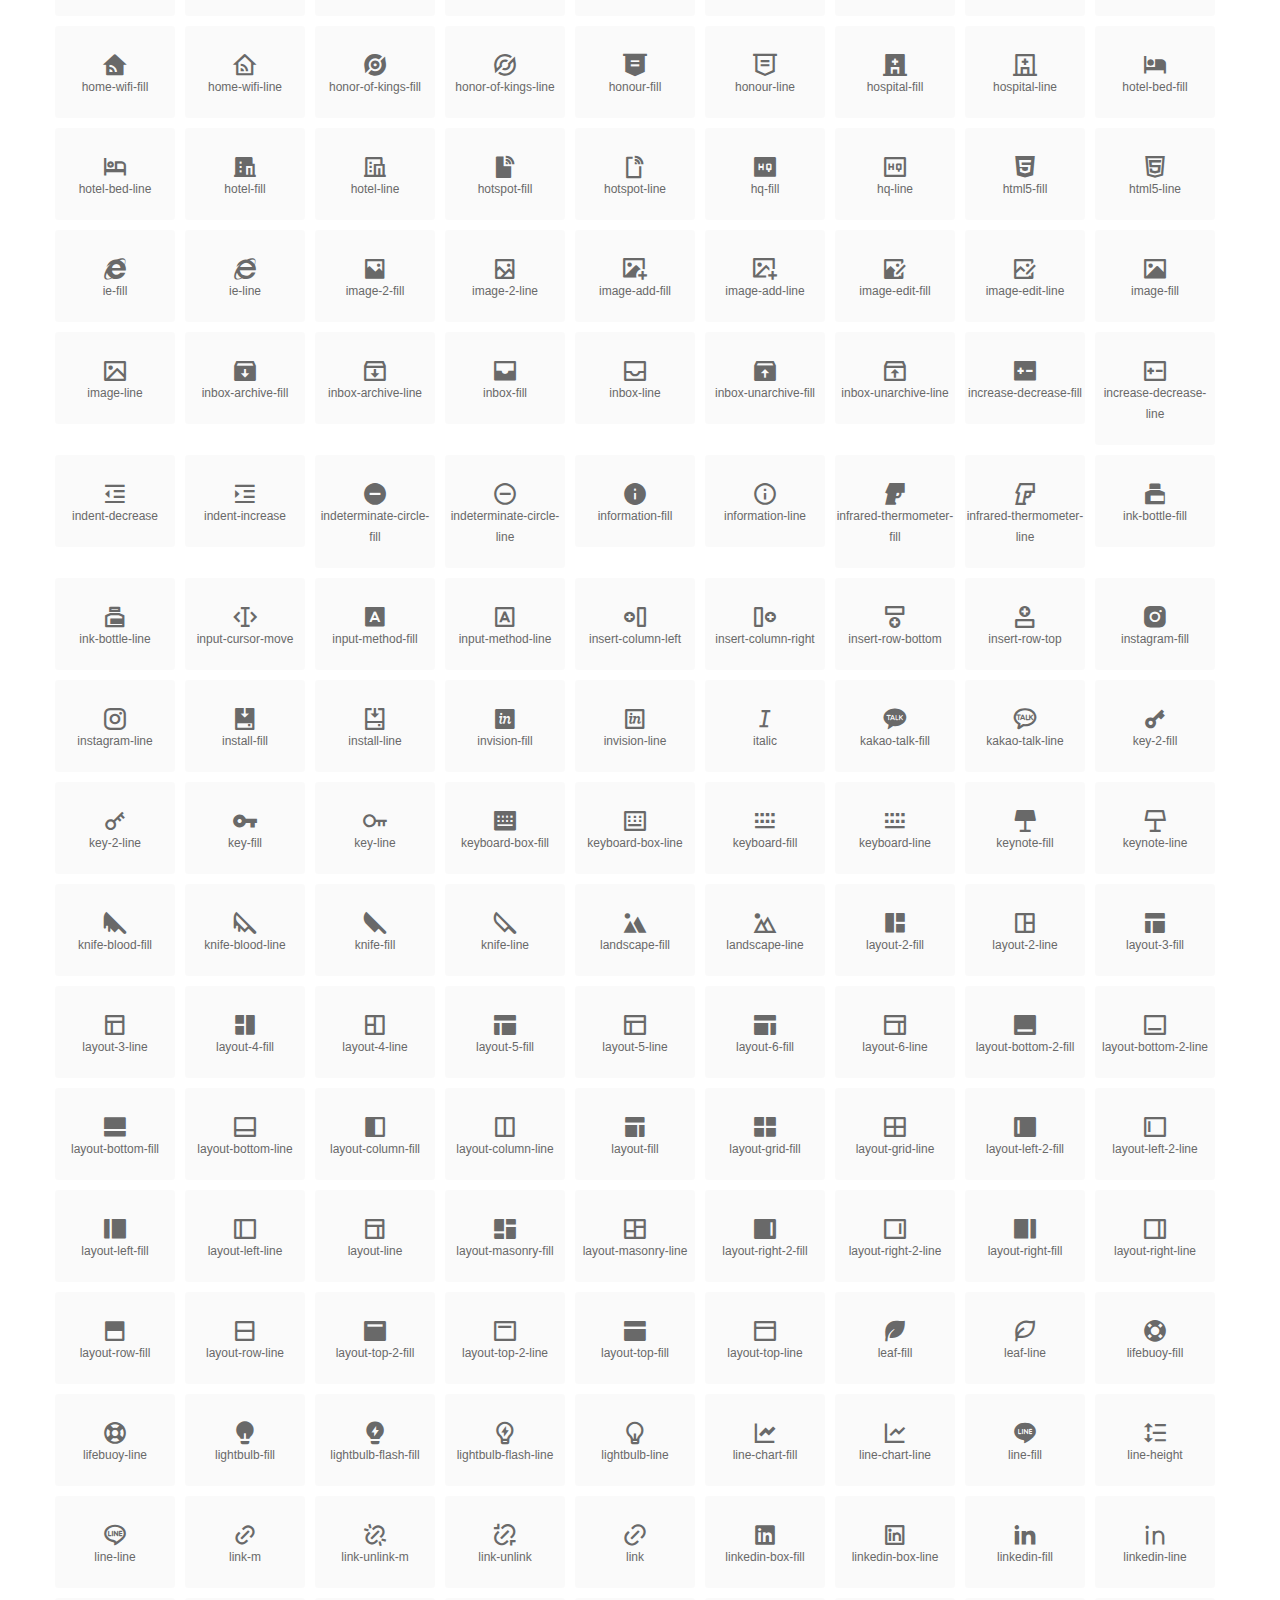
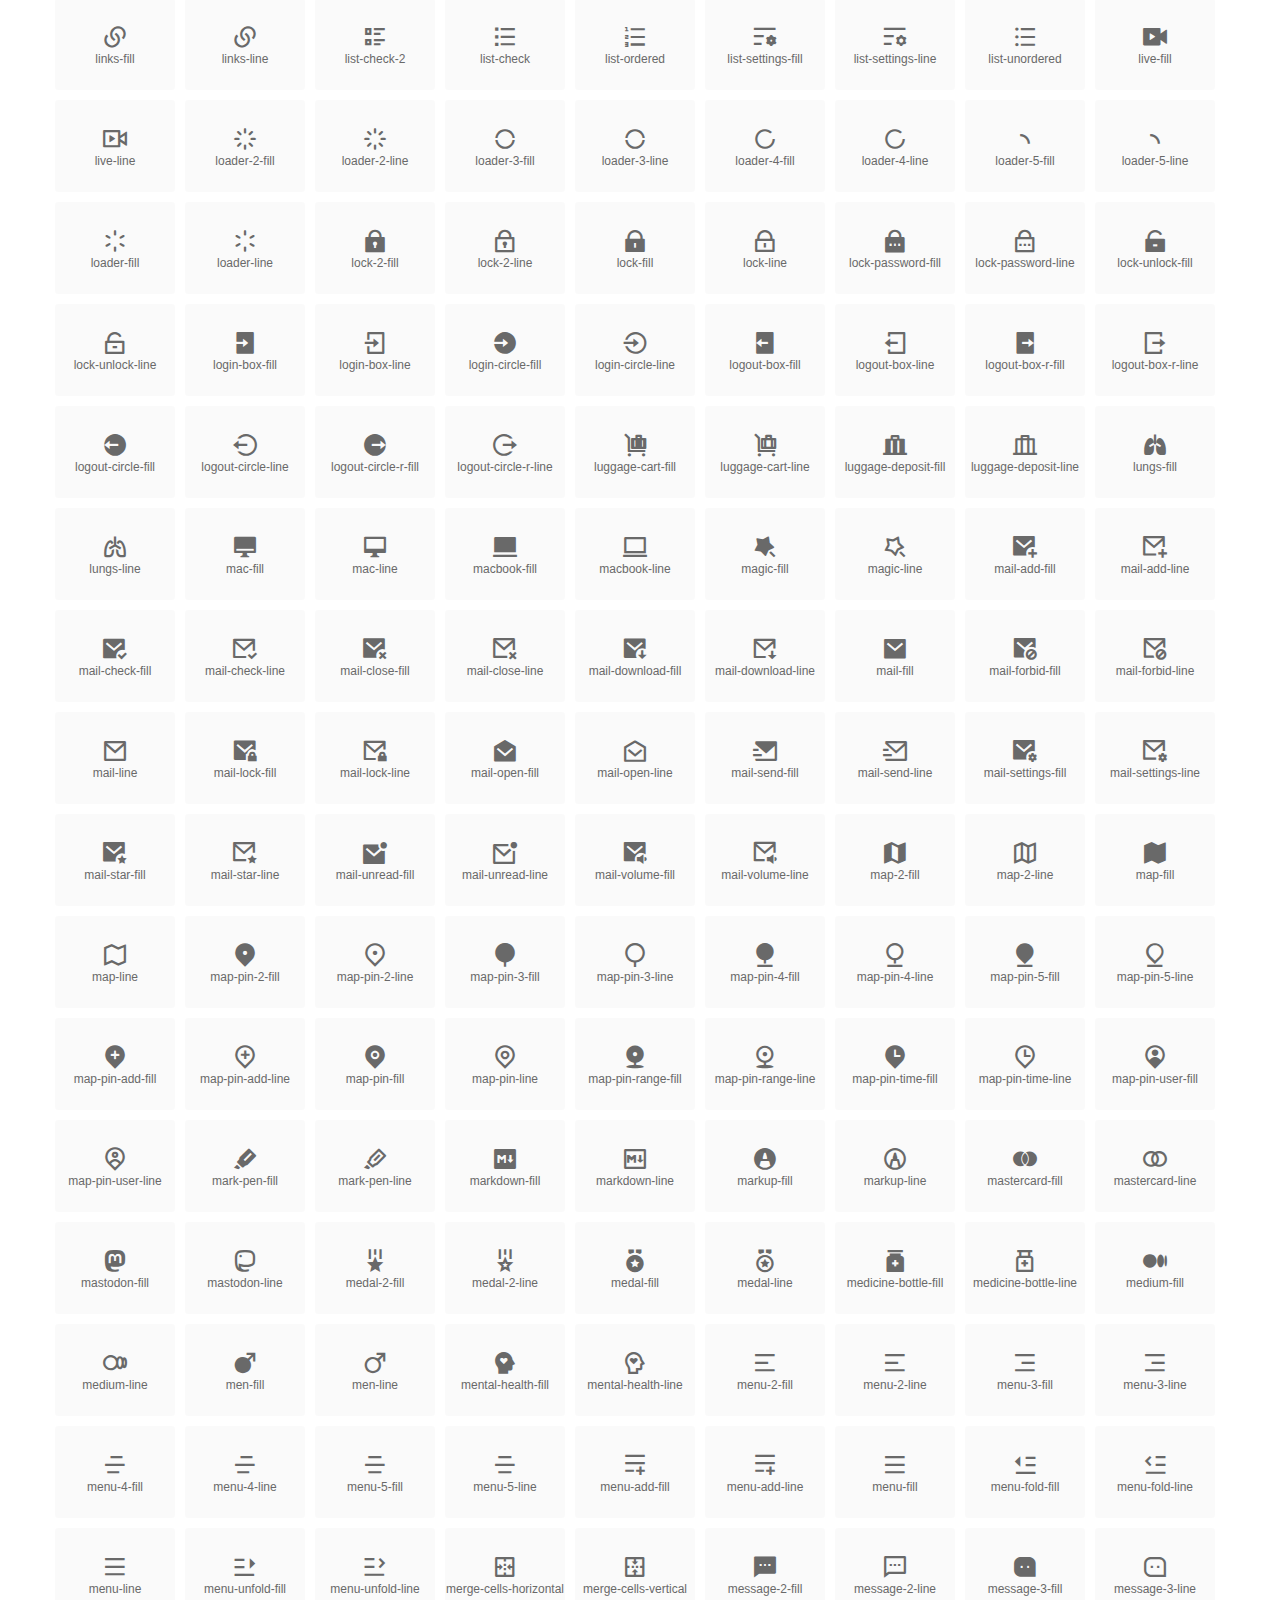
<file: fonts/index.html>
<!DOCTYPE html>
<html lang="en">
<head>
  <meta charset="UTF-8">
  <title>remixicon(4.3.0)</title>
  <meta name="viewport" content="width=device-width,minimum-scale=1.0,maximum-scale=1.0,user-scalable=no">
   
  <meta name="description" content="Remix Icon is a set of neutral system symbols carefully crafted for designers and developers, each icon is designed based on 24×24 grid">
   
  <meta name="keywords" content="remixicon,TTF,EOT,WOFF,WOFF2,SVG">
  
  
  
  <link rel="stylesheet" href="remixicon.css" />
  
  <style>
    *{margin: 0;padding: 0;list-style: none;}
    body { color: #696969; font: 12px/1.5 tahoma, arial, \5b8b\4f53, sans-serif; }
    a { color: #333; text-decoration: underline; }
    a:hover { color: rgb(9, 73, 209); }
    .header { color: #333; text-align: center; padding: 80px 0 60px 0; min-height: 153px; font-size: 14px; }
    .header .logo svg { height: 120px; width: 120px; }
    .header h1 { font-size: 42px; padding: 26px 0 10px 0; }
    .header sup {font-size: 14px; margin: 8px 0 0 8px; position: absolute; color: #7b7b7b; }
    .info {
      color: #999;
      font-weight: normal;
      max-width: 346px;
      margin: 0 auto;
      padding: 20px 0;
      font-size: 14px;
    }

    .icons { max-width: 1190px; margin: 0 auto; }
    .icons ul { text-align: center; }
    .icons ul li {
      vertical-align: top;
      width: 120px;
      display: inline-block;
      text-align: center;
      background-color: rgba(0,0,0,.02);
      border-radius: 3px;
      padding: 29px 0 10px 0;
      margin-right: 10px;
      margin-top: 10px;
      transition: all 0.6s ease;
    }
    .icons ul li:hover { background-color: rgba(0,0,0,.06); }
    .icons ul li:hover span { color: #3c75e4; opacity: 1; }
    .icons ul li .unicode { color: #8c8c8c; opacity: 0.3; }
    .icons ul li h4 {
      font-weight: normal;
      padding: 10px 0 5px 0;
      display: block;
      color: #8c8c8c;
      font-size: 14px;
      line-height: 12px;
      opacity: 0.8;
    }
    .icons ul li:hover h4 { opacity: 1; }
    .icons ul li svg { width: 24px; height: 24px; }
    .icons ul li:hover { color: #3c75e4; }
    .footer { text-align: center; padding: 10px 0 90px 0; }
    .footer a { text-align: center; padding: 10px 0 90px 0; color: #696969;}
    .footer a:hover { color: #0949d1; }
    .links { text-align: center; padding: 50px 0 0 0; font-size: 14px; }
    
    .icons ul li.class-icon { font-size: 21px; line-height: 21px; padding-bottom: 20px; }
    .icons ul li.class-icon p{ font-size: 12px; }
    .icons ul li.class-icon [class^="ri-"]{ font-size: 26px; }
    
    
    
  </style>
  
</head>

<body>
  
  <div class="header">
    
    <div class="logo">
      <a href="./"><svg width="160" height="32" viewBox="0 0 160 32" fill="none" xmlns="http://www.w3.org/2000/svg">
<path d="M121.5 9.80005C123.33 9.80005 124.984 10.5797 126.165 11.8344L124.75 13.2496C123.929 12.3549 122.773 11.8 121.5 11.8C119.029 11.8 117 13.891 117 16.5C117 19.1091 119.029 21.2 121.5 21.2C122.773 21.2 123.929 20.6452 124.75 19.7505L126.165 21.1657C124.984 22.4204 123.33 23.2 121.5 23.2C117.91 23.2 115 20.2004 115 16.5C115 12.7997 117.91 9.80005 121.5 9.80005Z" fill="#1A2947"/>
<path d="M113 10V23H111V10H113Z" fill="#1A2947"/>
<path d="M154 23V9.99988H152L152 19.6019L144.997 9.99988L143 10.0039V23H145L145 13.3969L152 23H154Z" fill="#1A2947"/>
<path d="M68 10V12H60V15.5H67V17.5H60V21H68V23H58V10H68Z" fill="#1A2947"/>
<path d="M82 10L77.4999 17.201L73 10H71V23H73V13.775L77.4999 20.975L82 13.773V23H84V10H82Z" fill="#1A2947"/>
<path d="M89 10V23H87V10H89Z" fill="#1A2947"/>
<path d="M96.9999 14.7565L93.6689 9.99951H91.2279L95.7789 16.4995L91.2289 22.9995H93.6689L96.9999 18.2435L100.33 22.9995H102.772L98.2209 16.4995L102.773 9.99951H100.33L96.9999 14.7565Z" fill="#1A2947"/>
<path fill-rule="evenodd" clip-rule="evenodd" d="M141 16.5C141 12.7997 138.09 9.80005 134.5 9.80005C130.91 9.80005 128 12.7997 128 16.5C128 20.2004 130.91 23.2 134.5 23.2C138.09 23.2 141 20.2004 141 16.5ZM130 16.5C130 13.891 132.029 11.8 134.5 11.8C136.971 11.8 139 13.891 139 16.5C139 19.1091 136.971 21.2 134.5 21.2C132.029 21.2 130 19.1091 130 16.5Z" fill="#1A2947"/>
<path fill-rule="evenodd" clip-rule="evenodd" d="M51 10C53.2091 10 55 11.7909 55 14C55 15.7175 53.9176 17.1821 52.3977 17.749L55.1901 22.999H52.9251L50.267 18H46V23H44V10H51ZM46 11.999V15.999L51 16C52.1046 16 53 15.1046 53 14C53 12.8955 52.1 12 51 12L46 11.999Z" fill="#1A2947"/>
<path fill-rule="evenodd" clip-rule="evenodd" d="M19.2887 3.00389C19.1928 3.0013 19.0965 3 19 3H3V24H19C24.799 24 29.5 19.299 29.5 13.5C29.5 12.7108 29.4129 11.942 29.2479 11.2025C28.2772 11.7119 27.1722 12 26 12C22.134 12 19 8.86599 19 5C19 4.30645 19.1009 3.63646 19.2887 3.00389Z" fill="url(#paint0_linear_960_1054)"/>
<g filter="url(#filter0_b_960_1054)">
<path fill-rule="evenodd" clip-rule="evenodd" d="M3 3L29 29H3V3Z" fill="url(#paint1_linear_960_1054)"/>
</g>
<circle cx="26" cy="5" r="4" fill="url(#paint2_linear_960_1054)"/>
<defs>
<filter id="filter0_b_960_1054" x="-2.43656" y="-2.43656" width="36.8731" height="36.8731" filterUnits="userSpaceOnUse" color-interpolation-filters="sRGB">
<feFlood flood-opacity="0" result="BackgroundImageFix"/>
<feGaussianBlur in="BackgroundImage" stdDeviation="2.71828"/>
<feComposite in2="SourceAlpha" operator="in" result="effect1_backgroundBlur_960_1054"/>
<feBlend mode="normal" in="SourceGraphic" in2="effect1_backgroundBlur_960_1054" result="shape"/>
</filter>
<linearGradient id="paint0_linear_960_1054" x1="3" y1="3" x2="3" y2="24" gradientUnits="userSpaceOnUse">
<stop stop-color="#05A0FA"/>
<stop offset="1" stop-color="#4785FF"/>
</linearGradient>
<linearGradient id="paint1_linear_960_1054" x1="3" y1="3" x2="3" y2="29" gradientUnits="userSpaceOnUse">
<stop stop-color="#1A8CFF"/>
<stop offset="1" stop-color="#0557FA"/>
</linearGradient>
<linearGradient id="paint2_linear_960_1054" x1="22" y1="1" x2="22" y2="9" gradientUnits="userSpaceOnUse">
<stop stop-color="#FF463A"/>
<stop offset="1" stop-color="#FF1F5A"/>
</linearGradient>
</defs>
</svg>
</a>
    </div>
    
    <h1>remixicon(4.3.0)<sup>1.0.0</sup></h1>
    <div class="info">
      Remix Icon is a set of neutral system symbols carefully crafted for designers and developers, each icon is designed based on 24×24 grid
    </div>
    <p>
      
      <a href="https://github.com/Remix-Design/remixicon.git">GitHub</a> · 
      
      <a href="index.html">Font Class</a> · 
      
      <a href="unicode.html">Unicode</a>
      
    </p>
  </div>
  <div class="icons">
    <ul>
      <li class="class-icon"><i class="ri-24-hours-fill"></i><p class="name">24-hours-fill</p></li><li class="class-icon"><i class="ri-24-hours-line"></i><p class="name">24-hours-line</p></li><li class="class-icon"><i class="ri-4k-fill"></i><p class="name">4k-fill</p></li><li class="class-icon"><i class="ri-4k-line"></i><p class="name">4k-line</p></li><li class="class-icon"><i class="ri-a-b"></i><p class="name">a-b</p></li><li class="class-icon"><i class="ri-account-box-fill"></i><p class="name">account-box-fill</p></li><li class="class-icon"><i class="ri-account-box-line"></i><p class="name">account-box-line</p></li><li class="class-icon"><i class="ri-account-circle-fill"></i><p class="name">account-circle-fill</p></li><li class="class-icon"><i class="ri-account-circle-line"></i><p class="name">account-circle-line</p></li><li class="class-icon"><i class="ri-account-pin-box-fill"></i><p class="name">account-pin-box-fill</p></li><li class="class-icon"><i class="ri-account-pin-box-line"></i><p class="name">account-pin-box-line</p></li><li class="class-icon"><i class="ri-account-pin-circle-fill"></i><p class="name">account-pin-circle-fill</p></li><li class="class-icon"><i class="ri-account-pin-circle-line"></i><p class="name">account-pin-circle-line</p></li><li class="class-icon"><i class="ri-add-box-fill"></i><p class="name">add-box-fill</p></li><li class="class-icon"><i class="ri-add-box-line"></i><p class="name">add-box-line</p></li><li class="class-icon"><i class="ri-add-circle-fill"></i><p class="name">add-circle-fill</p></li><li class="class-icon"><i class="ri-add-circle-line"></i><p class="name">add-circle-line</p></li><li class="class-icon"><i class="ri-add-fill"></i><p class="name">add-fill</p></li><li class="class-icon"><i class="ri-add-line"></i><p class="name">add-line</p></li><li class="class-icon"><i class="ri-admin-fill"></i><p class="name">admin-fill</p></li><li class="class-icon"><i class="ri-admin-line"></i><p class="name">admin-line</p></li><li class="class-icon"><i class="ri-advertisement-fill"></i><p class="name">advertisement-fill</p></li><li class="class-icon"><i class="ri-advertisement-line"></i><p class="name">advertisement-line</p></li><li class="class-icon"><i class="ri-airplay-fill"></i><p class="name">airplay-fill</p></li><li class="class-icon"><i class="ri-airplay-line"></i><p class="name">airplay-line</p></li><li class="class-icon"><i class="ri-alarm-fill"></i><p class="name">alarm-fill</p></li><li class="class-icon"><i class="ri-alarm-line"></i><p class="name">alarm-line</p></li><li class="class-icon"><i class="ri-alarm-warning-fill"></i><p class="name">alarm-warning-fill</p></li><li class="class-icon"><i class="ri-alarm-warning-line"></i><p class="name">alarm-warning-line</p></li><li class="class-icon"><i class="ri-album-fill"></i><p class="name">album-fill</p></li><li class="class-icon"><i class="ri-album-line"></i><p class="name">album-line</p></li><li class="class-icon"><i class="ri-alert-fill"></i><p class="name">alert-fill</p></li><li class="class-icon"><i class="ri-alert-line"></i><p class="name">alert-line</p></li><li class="class-icon"><i class="ri-aliens-fill"></i><p class="name">aliens-fill</p></li><li class="class-icon"><i class="ri-aliens-line"></i><p class="name">aliens-line</p></li><li class="class-icon"><i class="ri-align-bottom"></i><p class="name">align-bottom</p></li><li class="class-icon"><i class="ri-align-center"></i><p class="name">align-center</p></li><li class="class-icon"><i class="ri-align-justify"></i><p class="name">align-justify</p></li><li class="class-icon"><i class="ri-align-left"></i><p class="name">align-left</p></li><li class="class-icon"><i class="ri-align-right"></i><p class="name">align-right</p></li><li class="class-icon"><i class="ri-align-top"></i><p class="name">align-top</p></li><li class="class-icon"><i class="ri-align-vertically"></i><p class="name">align-vertically</p></li><li class="class-icon"><i class="ri-alipay-fill"></i><p class="name">alipay-fill</p></li><li class="class-icon"><i class="ri-alipay-line"></i><p class="name">alipay-line</p></li><li class="class-icon"><i class="ri-amazon-fill"></i><p class="name">amazon-fill</p></li><li class="class-icon"><i class="ri-amazon-line"></i><p class="name">amazon-line</p></li><li class="class-icon"><i class="ri-anchor-fill"></i><p class="name">anchor-fill</p></li><li class="class-icon"><i class="ri-anchor-line"></i><p class="name">anchor-line</p></li><li class="class-icon"><i class="ri-ancient-gate-fill"></i><p class="name">ancient-gate-fill</p></li><li class="class-icon"><i class="ri-ancient-gate-line"></i><p class="name">ancient-gate-line</p></li><li class="class-icon"><i class="ri-ancient-pavilion-fill"></i><p class="name">ancient-pavilion-fill</p></li><li class="class-icon"><i class="ri-ancient-pavilion-line"></i><p class="name">ancient-pavilion-line</p></li><li class="class-icon"><i class="ri-android-fill"></i><p class="name">android-fill</p></li><li class="class-icon"><i class="ri-android-line"></i><p class="name">android-line</p></li><li class="class-icon"><i class="ri-angularjs-fill"></i><p class="name">angularjs-fill</p></li><li class="class-icon"><i class="ri-angularjs-line"></i><p class="name">angularjs-line</p></li><li class="class-icon"><i class="ri-anticlockwise-2-fill"></i><p class="name">anticlockwise-2-fill</p></li><li class="class-icon"><i class="ri-anticlockwise-2-line"></i><p class="name">anticlockwise-2-line</p></li><li class="class-icon"><i class="ri-anticlockwise-fill"></i><p class="name">anticlockwise-fill</p></li><li class="class-icon"><i class="ri-anticlockwise-line"></i><p class="name">anticlockwise-line</p></li><li class="class-icon"><i class="ri-app-store-fill"></i><p class="name">app-store-fill</p></li><li class="class-icon"><i class="ri-app-store-line"></i><p class="name">app-store-line</p></li><li class="class-icon"><i class="ri-apple-fill"></i><p class="name">apple-fill</p></li><li class="class-icon"><i class="ri-apple-line"></i><p class="name">apple-line</p></li><li class="class-icon"><i class="ri-apps-2-fill"></i><p class="name">apps-2-fill</p></li><li class="class-icon"><i class="ri-apps-2-line"></i><p class="name">apps-2-line</p></li><li class="class-icon"><i class="ri-apps-fill"></i><p class="name">apps-fill</p></li><li class="class-icon"><i class="ri-apps-line"></i><p class="name">apps-line</p></li><li class="class-icon"><i class="ri-archive-drawer-fill"></i><p class="name">archive-drawer-fill</p></li><li class="class-icon"><i class="ri-archive-drawer-line"></i><p class="name">archive-drawer-line</p></li><li class="class-icon"><i class="ri-archive-fill"></i><p class="name">archive-fill</p></li><li class="class-icon"><i class="ri-archive-line"></i><p class="name">archive-line</p></li><li class="class-icon"><i class="ri-arrow-down-circle-fill"></i><p class="name">arrow-down-circle-fill</p></li><li class="class-icon"><i class="ri-arrow-down-circle-line"></i><p class="name">arrow-down-circle-line</p></li><li class="class-icon"><i class="ri-arrow-down-fill"></i><p class="name">arrow-down-fill</p></li><li class="class-icon"><i class="ri-arrow-down-line"></i><p class="name">arrow-down-line</p></li><li class="class-icon"><i class="ri-arrow-down-s-fill"></i><p class="name">arrow-down-s-fill</p></li><li class="class-icon"><i class="ri-arrow-down-s-line"></i><p class="name">arrow-down-s-line</p></li><li class="class-icon"><i class="ri-arrow-drop-down-fill"></i><p class="name">arrow-drop-down-fill</p></li><li class="class-icon"><i class="ri-arrow-drop-down-line"></i><p class="name">arrow-drop-down-line</p></li><li class="class-icon"><i class="ri-arrow-drop-left-fill"></i><p class="name">arrow-drop-left-fill</p></li><li class="class-icon"><i class="ri-arrow-drop-left-line"></i><p class="name">arrow-drop-left-line</p></li><li class="class-icon"><i class="ri-arrow-drop-right-fill"></i><p class="name">arrow-drop-right-fill</p></li><li class="class-icon"><i class="ri-arrow-drop-right-line"></i><p class="name">arrow-drop-right-line</p></li><li class="class-icon"><i class="ri-arrow-drop-up-fill"></i><p class="name">arrow-drop-up-fill</p></li><li class="class-icon"><i class="ri-arrow-drop-up-line"></i><p class="name">arrow-drop-up-line</p></li><li class="class-icon"><i class="ri-arrow-go-back-fill"></i><p class="name">arrow-go-back-fill</p></li><li class="class-icon"><i class="ri-arrow-go-back-line"></i><p class="name">arrow-go-back-line</p></li><li class="class-icon"><i class="ri-arrow-go-forward-fill"></i><p class="name">arrow-go-forward-fill</p></li><li class="class-icon"><i class="ri-arrow-go-forward-line"></i><p class="name">arrow-go-forward-line</p></li><li class="class-icon"><i class="ri-arrow-left-circle-fill"></i><p class="name">arrow-left-circle-fill</p></li><li class="class-icon"><i class="ri-arrow-left-circle-line"></i><p class="name">arrow-left-circle-line</p></li><li class="class-icon"><i class="ri-arrow-left-down-fill"></i><p class="name">arrow-left-down-fill</p></li><li class="class-icon"><i class="ri-arrow-left-down-line"></i><p class="name">arrow-left-down-line</p></li><li class="class-icon"><i class="ri-arrow-left-fill"></i><p class="name">arrow-left-fill</p></li><li class="class-icon"><i class="ri-arrow-left-line"></i><p class="name">arrow-left-line</p></li><li class="class-icon"><i class="ri-arrow-left-right-fill"></i><p class="name">arrow-left-right-fill</p></li><li class="class-icon"><i class="ri-arrow-left-right-line"></i><p class="name">arrow-left-right-line</p></li><li class="class-icon"><i class="ri-arrow-left-s-fill"></i><p class="name">arrow-left-s-fill</p></li><li class="class-icon"><i class="ri-arrow-left-s-line"></i><p class="name">arrow-left-s-line</p></li><li class="class-icon"><i class="ri-arrow-left-up-fill"></i><p class="name">arrow-left-up-fill</p></li><li class="class-icon"><i class="ri-arrow-left-up-line"></i><p class="name">arrow-left-up-line</p></li><li class="class-icon"><i class="ri-arrow-right-circle-fill"></i><p class="name">arrow-right-circle-fill</p></li><li class="class-icon"><i class="ri-arrow-right-circle-line"></i><p class="name">arrow-right-circle-line</p></li><li class="class-icon"><i class="ri-arrow-right-down-fill"></i><p class="name">arrow-right-down-fill</p></li><li class="class-icon"><i class="ri-arrow-right-down-line"></i><p class="name">arrow-right-down-line</p></li><li class="class-icon"><i class="ri-arrow-right-fill"></i><p class="name">arrow-right-fill</p></li><li class="class-icon"><i class="ri-arrow-right-line"></i><p class="name">arrow-right-line</p></li><li class="class-icon"><i class="ri-arrow-right-s-fill"></i><p class="name">arrow-right-s-fill</p></li><li class="class-icon"><i class="ri-arrow-right-s-line"></i><p class="name">arrow-right-s-line</p></li><li class="class-icon"><i class="ri-arrow-right-up-fill"></i><p class="name">arrow-right-up-fill</p></li><li class="class-icon"><i class="ri-arrow-right-up-line"></i><p class="name">arrow-right-up-line</p></li><li class="class-icon"><i class="ri-arrow-up-circle-fill"></i><p class="name">arrow-up-circle-fill</p></li><li class="class-icon"><i class="ri-arrow-up-circle-line"></i><p class="name">arrow-up-circle-line</p></li><li class="class-icon"><i class="ri-arrow-up-down-fill"></i><p class="name">arrow-up-down-fill</p></li><li class="class-icon"><i class="ri-arrow-up-down-line"></i><p class="name">arrow-up-down-line</p></li><li class="class-icon"><i class="ri-arrow-up-fill"></i><p class="name">arrow-up-fill</p></li><li class="class-icon"><i class="ri-arrow-up-line"></i><p class="name">arrow-up-line</p></li><li class="class-icon"><i class="ri-arrow-up-s-fill"></i><p class="name">arrow-up-s-fill</p></li><li class="class-icon"><i class="ri-arrow-up-s-line"></i><p class="name">arrow-up-s-line</p></li><li class="class-icon"><i class="ri-artboard-2-fill"></i><p class="name">artboard-2-fill</p></li><li class="class-icon"><i class="ri-artboard-2-line"></i><p class="name">artboard-2-line</p></li><li class="class-icon"><i class="ri-artboard-fill"></i><p class="name">artboard-fill</p></li><li class="class-icon"><i class="ri-artboard-line"></i><p class="name">artboard-line</p></li><li class="class-icon"><i class="ri-article-fill"></i><p class="name">article-fill</p></li><li class="class-icon"><i class="ri-article-line"></i><p class="name">article-line</p></li><li class="class-icon"><i class="ri-aspect-ratio-fill"></i><p class="name">aspect-ratio-fill</p></li><li class="class-icon"><i class="ri-aspect-ratio-line"></i><p class="name">aspect-ratio-line</p></li><li class="class-icon"><i class="ri-asterisk"></i><p class="name">asterisk</p></li><li class="class-icon"><i class="ri-at-fill"></i><p class="name">at-fill</p></li><li class="class-icon"><i class="ri-at-line"></i><p class="name">at-line</p></li><li class="class-icon"><i class="ri-attachment-2"></i><p class="name">attachment-2</p></li><li class="class-icon"><i class="ri-attachment-fill"></i><p class="name">attachment-fill</p></li><li class="class-icon"><i class="ri-attachment-line"></i><p class="name">attachment-line</p></li><li class="class-icon"><i class="ri-auction-fill"></i><p class="name">auction-fill</p></li><li class="class-icon"><i class="ri-auction-line"></i><p class="name">auction-line</p></li><li class="class-icon"><i class="ri-award-fill"></i><p class="name">award-fill</p></li><li class="class-icon"><i class="ri-award-line"></i><p class="name">award-line</p></li><li class="class-icon"><i class="ri-baidu-fill"></i><p class="name">baidu-fill</p></li><li class="class-icon"><i class="ri-baidu-line"></i><p class="name">baidu-line</p></li><li class="class-icon"><i class="ri-ball-pen-fill"></i><p class="name">ball-pen-fill</p></li><li class="class-icon"><i class="ri-ball-pen-line"></i><p class="name">ball-pen-line</p></li><li class="class-icon"><i class="ri-bank-card-2-fill"></i><p class="name">bank-card-2-fill</p></li><li class="class-icon"><i class="ri-bank-card-2-line"></i><p class="name">bank-card-2-line</p></li><li class="class-icon"><i class="ri-bank-card-fill"></i><p class="name">bank-card-fill</p></li><li class="class-icon"><i class="ri-bank-card-line"></i><p class="name">bank-card-line</p></li><li class="class-icon"><i class="ri-bank-fill"></i><p class="name">bank-fill</p></li><li class="class-icon"><i class="ri-bank-line"></i><p class="name">bank-line</p></li><li class="class-icon"><i class="ri-bar-chart-2-fill"></i><p class="name">bar-chart-2-fill</p></li><li class="class-icon"><i class="ri-bar-chart-2-line"></i><p class="name">bar-chart-2-line</p></li><li class="class-icon"><i class="ri-bar-chart-box-fill"></i><p class="name">bar-chart-box-fill</p></li><li class="class-icon"><i class="ri-bar-chart-box-line"></i><p class="name">bar-chart-box-line</p></li><li class="class-icon"><i class="ri-bar-chart-fill"></i><p class="name">bar-chart-fill</p></li><li class="class-icon"><i class="ri-bar-chart-grouped-fill"></i><p class="name">bar-chart-grouped-fill</p></li><li class="class-icon"><i class="ri-bar-chart-grouped-line"></i><p class="name">bar-chart-grouped-line</p></li><li class="class-icon"><i class="ri-bar-chart-horizontal-fill"></i><p class="name">bar-chart-horizontal-fill</p></li><li class="class-icon"><i class="ri-bar-chart-horizontal-line"></i><p class="name">bar-chart-horizontal-line</p></li><li class="class-icon"><i class="ri-bar-chart-line"></i><p class="name">bar-chart-line</p></li><li class="class-icon"><i class="ri-barcode-box-fill"></i><p class="name">barcode-box-fill</p></li><li class="class-icon"><i class="ri-barcode-box-line"></i><p class="name">barcode-box-line</p></li><li class="class-icon"><i class="ri-barcode-fill"></i><p class="name">barcode-fill</p></li><li class="class-icon"><i class="ri-barcode-line"></i><p class="name">barcode-line</p></li><li class="class-icon"><i class="ri-barricade-fill"></i><p class="name">barricade-fill</p></li><li class="class-icon"><i class="ri-barricade-line"></i><p class="name">barricade-line</p></li><li class="class-icon"><i class="ri-base-station-fill"></i><p class="name">base-station-fill</p></li><li class="class-icon"><i class="ri-base-station-line"></i><p class="name">base-station-line</p></li><li class="class-icon"><i class="ri-basketball-fill"></i><p class="name">basketball-fill</p></li><li class="class-icon"><i class="ri-basketball-line"></i><p class="name">basketball-line</p></li><li class="class-icon"><i class="ri-battery-2-charge-fill"></i><p class="name">battery-2-charge-fill</p></li><li class="class-icon"><i class="ri-battery-2-charge-line"></i><p class="name">battery-2-charge-line</p></li><li class="class-icon"><i class="ri-battery-2-fill"></i><p class="name">battery-2-fill</p></li><li class="class-icon"><i class="ri-battery-2-line"></i><p class="name">battery-2-line</p></li><li class="class-icon"><i class="ri-battery-charge-fill"></i><p class="name">battery-charge-fill</p></li><li class="class-icon"><i class="ri-battery-charge-line"></i><p class="name">battery-charge-line</p></li><li class="class-icon"><i class="ri-battery-fill"></i><p class="name">battery-fill</p></li><li class="class-icon"><i class="ri-battery-line"></i><p class="name">battery-line</p></li><li class="class-icon"><i class="ri-battery-low-fill"></i><p class="name">battery-low-fill</p></li><li class="class-icon"><i class="ri-battery-low-line"></i><p class="name">battery-low-line</p></li><li class="class-icon"><i class="ri-battery-saver-fill"></i><p class="name">battery-saver-fill</p></li><li class="class-icon"><i class="ri-battery-saver-line"></i><p class="name">battery-saver-line</p></li><li class="class-icon"><i class="ri-battery-share-fill"></i><p class="name">battery-share-fill</p></li><li class="class-icon"><i class="ri-battery-share-line"></i><p class="name">battery-share-line</p></li><li class="class-icon"><i class="ri-bear-smile-fill"></i><p class="name">bear-smile-fill</p></li><li class="class-icon"><i class="ri-bear-smile-line"></i><p class="name">bear-smile-line</p></li><li class="class-icon"><i class="ri-behance-fill"></i><p class="name">behance-fill</p></li><li class="class-icon"><i class="ri-behance-line"></i><p class="name">behance-line</p></li><li class="class-icon"><i class="ri-bell-fill"></i><p class="name">bell-fill</p></li><li class="class-icon"><i class="ri-bell-line"></i><p class="name">bell-line</p></li><li class="class-icon"><i class="ri-bike-fill"></i><p class="name">bike-fill</p></li><li class="class-icon"><i class="ri-bike-line"></i><p class="name">bike-line</p></li><li class="class-icon"><i class="ri-bilibili-fill"></i><p class="name">bilibili-fill</p></li><li class="class-icon"><i class="ri-bilibili-line"></i><p class="name">bilibili-line</p></li><li class="class-icon"><i class="ri-bill-fill"></i><p class="name">bill-fill</p></li><li class="class-icon"><i class="ri-bill-line"></i><p class="name">bill-line</p></li><li class="class-icon"><i class="ri-billiards-fill"></i><p class="name">billiards-fill</p></li><li class="class-icon"><i class="ri-billiards-line"></i><p class="name">billiards-line</p></li><li class="class-icon"><i class="ri-bit-coin-fill"></i><p class="name">bit-coin-fill</p></li><li class="class-icon"><i class="ri-bit-coin-line"></i><p class="name">bit-coin-line</p></li><li class="class-icon"><i class="ri-blaze-fill"></i><p class="name">blaze-fill</p></li><li class="class-icon"><i class="ri-blaze-line"></i><p class="name">blaze-line</p></li><li class="class-icon"><i class="ri-bluetooth-connect-fill"></i><p class="name">bluetooth-connect-fill</p></li><li class="class-icon"><i class="ri-bluetooth-connect-line"></i><p class="name">bluetooth-connect-line</p></li><li class="class-icon"><i class="ri-bluetooth-fill"></i><p class="name">bluetooth-fill</p></li><li class="class-icon"><i class="ri-bluetooth-line"></i><p class="name">bluetooth-line</p></li><li class="class-icon"><i class="ri-blur-off-fill"></i><p class="name">blur-off-fill</p></li><li class="class-icon"><i class="ri-blur-off-line"></i><p class="name">blur-off-line</p></li><li class="class-icon"><i class="ri-body-scan-fill"></i><p class="name">body-scan-fill</p></li><li class="class-icon"><i class="ri-body-scan-line"></i><p class="name">body-scan-line</p></li><li class="class-icon"><i class="ri-bold"></i><p class="name">bold</p></li><li class="class-icon"><i class="ri-book-2-fill"></i><p class="name">book-2-fill</p></li><li class="class-icon"><i class="ri-book-2-line"></i><p class="name">book-2-line</p></li><li class="class-icon"><i class="ri-book-3-fill"></i><p class="name">book-3-fill</p></li><li class="class-icon"><i class="ri-book-3-line"></i><p class="name">book-3-line</p></li><li class="class-icon"><i class="ri-book-fill"></i><p class="name">book-fill</p></li><li class="class-icon"><i class="ri-book-line"></i><p class="name">book-line</p></li><li class="class-icon"><i class="ri-book-marked-fill"></i><p class="name">book-marked-fill</p></li><li class="class-icon"><i class="ri-book-marked-line"></i><p class="name">book-marked-line</p></li><li class="class-icon"><i class="ri-book-open-fill"></i><p class="name">book-open-fill</p></li><li class="class-icon"><i class="ri-book-open-line"></i><p class="name">book-open-line</p></li><li class="class-icon"><i class="ri-book-read-fill"></i><p class="name">book-read-fill</p></li><li class="class-icon"><i class="ri-book-read-line"></i><p class="name">book-read-line</p></li><li class="class-icon"><i class="ri-booklet-fill"></i><p class="name">booklet-fill</p></li><li class="class-icon"><i class="ri-booklet-line"></i><p class="name">booklet-line</p></li><li class="class-icon"><i class="ri-bookmark-2-fill"></i><p class="name">bookmark-2-fill</p></li><li class="class-icon"><i class="ri-bookmark-2-line"></i><p class="name">bookmark-2-line</p></li><li class="class-icon"><i class="ri-bookmark-3-fill"></i><p class="name">bookmark-3-fill</p></li><li class="class-icon"><i class="ri-bookmark-3-line"></i><p class="name">bookmark-3-line</p></li><li class="class-icon"><i class="ri-bookmark-fill"></i><p class="name">bookmark-fill</p></li><li class="class-icon"><i class="ri-bookmark-line"></i><p class="name">bookmark-line</p></li><li class="class-icon"><i class="ri-boxing-fill"></i><p class="name">boxing-fill</p></li><li class="class-icon"><i class="ri-boxing-line"></i><p class="name">boxing-line</p></li><li class="class-icon"><i class="ri-braces-fill"></i><p class="name">braces-fill</p></li><li class="class-icon"><i class="ri-braces-line"></i><p class="name">braces-line</p></li><li class="class-icon"><i class="ri-brackets-fill"></i><p class="name">brackets-fill</p></li><li class="class-icon"><i class="ri-brackets-line"></i><p class="name">brackets-line</p></li><li class="class-icon"><i class="ri-briefcase-2-fill"></i><p class="name">briefcase-2-fill</p></li><li class="class-icon"><i class="ri-briefcase-2-line"></i><p class="name">briefcase-2-line</p></li><li class="class-icon"><i class="ri-briefcase-3-fill"></i><p class="name">briefcase-3-fill</p></li><li class="class-icon"><i class="ri-briefcase-3-line"></i><p class="name">briefcase-3-line</p></li><li class="class-icon"><i class="ri-briefcase-4-fill"></i><p class="name">briefcase-4-fill</p></li><li class="class-icon"><i class="ri-briefcase-4-line"></i><p class="name">briefcase-4-line</p></li><li class="class-icon"><i class="ri-briefcase-5-fill"></i><p class="name">briefcase-5-fill</p></li><li class="class-icon"><i class="ri-briefcase-5-line"></i><p class="name">briefcase-5-line</p></li><li class="class-icon"><i class="ri-briefcase-fill"></i><p class="name">briefcase-fill</p></li><li class="class-icon"><i class="ri-briefcase-line"></i><p class="name">briefcase-line</p></li><li class="class-icon"><i class="ri-bring-forward"></i><p class="name">bring-forward</p></li><li class="class-icon"><i class="ri-bring-to-front"></i><p class="name">bring-to-front</p></li><li class="class-icon"><i class="ri-broadcast-fill"></i><p class="name">broadcast-fill</p></li><li class="class-icon"><i class="ri-broadcast-line"></i><p class="name">broadcast-line</p></li><li class="class-icon"><i class="ri-brush-2-fill"></i><p class="name">brush-2-fill</p></li><li class="class-icon"><i class="ri-brush-2-line"></i><p class="name">brush-2-line</p></li><li class="class-icon"><i class="ri-brush-3-fill"></i><p class="name">brush-3-fill</p></li><li class="class-icon"><i class="ri-brush-3-line"></i><p class="name">brush-3-line</p></li><li class="class-icon"><i class="ri-brush-4-fill"></i><p class="name">brush-4-fill</p></li><li class="class-icon"><i class="ri-brush-4-line"></i><p class="name">brush-4-line</p></li><li class="class-icon"><i class="ri-brush-fill"></i><p class="name">brush-fill</p></li><li class="class-icon"><i class="ri-brush-line"></i><p class="name">brush-line</p></li><li class="class-icon"><i class="ri-bubble-chart-fill"></i><p class="name">bubble-chart-fill</p></li><li class="class-icon"><i class="ri-bubble-chart-line"></i><p class="name">bubble-chart-line</p></li><li class="class-icon"><i class="ri-bug-2-fill"></i><p class="name">bug-2-fill</p></li><li class="class-icon"><i class="ri-bug-2-line"></i><p class="name">bug-2-line</p></li><li class="class-icon"><i class="ri-bug-fill"></i><p class="name">bug-fill</p></li><li class="class-icon"><i class="ri-bug-line"></i><p class="name">bug-line</p></li><li class="class-icon"><i class="ri-building-2-fill"></i><p class="name">building-2-fill</p></li><li class="class-icon"><i class="ri-building-2-line"></i><p class="name">building-2-line</p></li><li class="class-icon"><i class="ri-building-3-fill"></i><p class="name">building-3-fill</p></li><li class="class-icon"><i class="ri-building-3-line"></i><p class="name">building-3-line</p></li><li class="class-icon"><i class="ri-building-4-fill"></i><p class="name">building-4-fill</p></li><li class="class-icon"><i class="ri-building-4-line"></i><p class="name">building-4-line</p></li><li class="class-icon"><i class="ri-building-fill"></i><p class="name">building-fill</p></li><li class="class-icon"><i class="ri-building-line"></i><p class="name">building-line</p></li><li class="class-icon"><i class="ri-bus-2-fill"></i><p class="name">bus-2-fill</p></li><li class="class-icon"><i class="ri-bus-2-line"></i><p class="name">bus-2-line</p></li><li class="class-icon"><i class="ri-bus-fill"></i><p class="name">bus-fill</p></li><li class="class-icon"><i class="ri-bus-line"></i><p class="name">bus-line</p></li><li class="class-icon"><i class="ri-bus-wifi-fill"></i><p class="name">bus-wifi-fill</p></li><li class="class-icon"><i class="ri-bus-wifi-line"></i><p class="name">bus-wifi-line</p></li><li class="class-icon"><i class="ri-cactus-fill"></i><p class="name">cactus-fill</p></li><li class="class-icon"><i class="ri-cactus-line"></i><p class="name">cactus-line</p></li><li class="class-icon"><i class="ri-cake-2-fill"></i><p class="name">cake-2-fill</p></li><li class="class-icon"><i class="ri-cake-2-line"></i><p class="name">cake-2-line</p></li><li class="class-icon"><i class="ri-cake-3-fill"></i><p class="name">cake-3-fill</p></li><li class="class-icon"><i class="ri-cake-3-line"></i><p class="name">cake-3-line</p></li><li class="class-icon"><i class="ri-cake-fill"></i><p class="name">cake-fill</p></li><li class="class-icon"><i class="ri-cake-line"></i><p class="name">cake-line</p></li><li class="class-icon"><i class="ri-calculator-fill"></i><p class="name">calculator-fill</p></li><li class="class-icon"><i class="ri-calculator-line"></i><p class="name">calculator-line</p></li><li class="class-icon"><i class="ri-calendar-2-fill"></i><p class="name">calendar-2-fill</p></li><li class="class-icon"><i class="ri-calendar-2-line"></i><p class="name">calendar-2-line</p></li><li class="class-icon"><i class="ri-calendar-check-fill"></i><p class="name">calendar-check-fill</p></li><li class="class-icon"><i class="ri-calendar-check-line"></i><p class="name">calendar-check-line</p></li><li class="class-icon"><i class="ri-calendar-event-fill"></i><p class="name">calendar-event-fill</p></li><li class="class-icon"><i class="ri-calendar-event-line"></i><p class="name">calendar-event-line</p></li><li class="class-icon"><i class="ri-calendar-fill"></i><p class="name">calendar-fill</p></li><li class="class-icon"><i class="ri-calendar-line"></i><p class="name">calendar-line</p></li><li class="class-icon"><i class="ri-calendar-todo-fill"></i><p class="name">calendar-todo-fill</p></li><li class="class-icon"><i class="ri-calendar-todo-line"></i><p class="name">calendar-todo-line</p></li><li class="class-icon"><i class="ri-camera-2-fill"></i><p class="name">camera-2-fill</p></li><li class="class-icon"><i class="ri-camera-2-line"></i><p class="name">camera-2-line</p></li><li class="class-icon"><i class="ri-camera-3-fill"></i><p class="name">camera-3-fill</p></li><li class="class-icon"><i class="ri-camera-3-line"></i><p class="name">camera-3-line</p></li><li class="class-icon"><i class="ri-camera-fill"></i><p class="name">camera-fill</p></li><li class="class-icon"><i class="ri-camera-lens-fill"></i><p class="name">camera-lens-fill</p></li><li class="class-icon"><i class="ri-camera-lens-line"></i><p class="name">camera-lens-line</p></li><li class="class-icon"><i class="ri-camera-line"></i><p class="name">camera-line</p></li><li class="class-icon"><i class="ri-camera-off-fill"></i><p class="name">camera-off-fill</p></li><li class="class-icon"><i class="ri-camera-off-line"></i><p class="name">camera-off-line</p></li><li class="class-icon"><i class="ri-camera-switch-fill"></i><p class="name">camera-switch-fill</p></li><li class="class-icon"><i class="ri-camera-switch-line"></i><p class="name">camera-switch-line</p></li><li class="class-icon"><i class="ri-capsule-fill"></i><p class="name">capsule-fill</p></li><li class="class-icon"><i class="ri-capsule-line"></i><p class="name">capsule-line</p></li><li class="class-icon"><i class="ri-car-fill"></i><p class="name">car-fill</p></li><li class="class-icon"><i class="ri-car-line"></i><p class="name">car-line</p></li><li class="class-icon"><i class="ri-car-washing-fill"></i><p class="name">car-washing-fill</p></li><li class="class-icon"><i class="ri-car-washing-line"></i><p class="name">car-washing-line</p></li><li class="class-icon"><i class="ri-caravan-fill"></i><p class="name">caravan-fill</p></li><li class="class-icon"><i class="ri-caravan-line"></i><p class="name">caravan-line</p></li><li class="class-icon"><i class="ri-cast-fill"></i><p class="name">cast-fill</p></li><li class="class-icon"><i class="ri-cast-line"></i><p class="name">cast-line</p></li><li class="class-icon"><i class="ri-cellphone-fill"></i><p class="name">cellphone-fill</p></li><li class="class-icon"><i class="ri-cellphone-line"></i><p class="name">cellphone-line</p></li><li class="class-icon"><i class="ri-celsius-fill"></i><p class="name">celsius-fill</p></li><li class="class-icon"><i class="ri-celsius-line"></i><p class="name">celsius-line</p></li><li class="class-icon"><i class="ri-centos-fill"></i><p class="name">centos-fill</p></li><li class="class-icon"><i class="ri-centos-line"></i><p class="name">centos-line</p></li><li class="class-icon"><i class="ri-character-recognition-fill"></i><p class="name">character-recognition-fill</p></li><li class="class-icon"><i class="ri-character-recognition-line"></i><p class="name">character-recognition-line</p></li><li class="class-icon"><i class="ri-charging-pile-2-fill"></i><p class="name">charging-pile-2-fill</p></li><li class="class-icon"><i class="ri-charging-pile-2-line"></i><p class="name">charging-pile-2-line</p></li><li class="class-icon"><i class="ri-charging-pile-fill"></i><p class="name">charging-pile-fill</p></li><li class="class-icon"><i class="ri-charging-pile-line"></i><p class="name">charging-pile-line</p></li><li class="class-icon"><i class="ri-chat-1-fill"></i><p class="name">chat-1-fill</p></li><li class="class-icon"><i class="ri-chat-1-line"></i><p class="name">chat-1-line</p></li><li class="class-icon"><i class="ri-chat-2-fill"></i><p class="name">chat-2-fill</p></li><li class="class-icon"><i class="ri-chat-2-line"></i><p class="name">chat-2-line</p></li><li class="class-icon"><i class="ri-chat-3-fill"></i><p class="name">chat-3-fill</p></li><li class="class-icon"><i class="ri-chat-3-line"></i><p class="name">chat-3-line</p></li><li class="class-icon"><i class="ri-chat-4-fill"></i><p class="name">chat-4-fill</p></li><li class="class-icon"><i class="ri-chat-4-line"></i><p class="name">chat-4-line</p></li><li class="class-icon"><i class="ri-chat-check-fill"></i><p class="name">chat-check-fill</p></li><li class="class-icon"><i class="ri-chat-check-line"></i><p class="name">chat-check-line</p></li><li class="class-icon"><i class="ri-chat-delete-fill"></i><p class="name">chat-delete-fill</p></li><li class="class-icon"><i class="ri-chat-delete-line"></i><p class="name">chat-delete-line</p></li><li class="class-icon"><i class="ri-chat-download-fill"></i><p class="name">chat-download-fill</p></li><li class="class-icon"><i class="ri-chat-download-line"></i><p class="name">chat-download-line</p></li><li class="class-icon"><i class="ri-chat-follow-up-fill"></i><p class="name">chat-follow-up-fill</p></li><li class="class-icon"><i class="ri-chat-follow-up-line"></i><p class="name">chat-follow-up-line</p></li><li class="class-icon"><i class="ri-chat-forward-fill"></i><p class="name">chat-forward-fill</p></li><li class="class-icon"><i class="ri-chat-forward-line"></i><p class="name">chat-forward-line</p></li><li class="class-icon"><i class="ri-chat-heart-fill"></i><p class="name">chat-heart-fill</p></li><li class="class-icon"><i class="ri-chat-heart-line"></i><p class="name">chat-heart-line</p></li><li class="class-icon"><i class="ri-chat-history-fill"></i><p class="name">chat-history-fill</p></li><li class="class-icon"><i class="ri-chat-history-line"></i><p class="name">chat-history-line</p></li><li class="class-icon"><i class="ri-chat-new-fill"></i><p class="name">chat-new-fill</p></li><li class="class-icon"><i class="ri-chat-new-line"></i><p class="name">chat-new-line</p></li><li class="class-icon"><i class="ri-chat-off-fill"></i><p class="name">chat-off-fill</p></li><li class="class-icon"><i class="ri-chat-off-line"></i><p class="name">chat-off-line</p></li><li class="class-icon"><i class="ri-chat-poll-fill"></i><p class="name">chat-poll-fill</p></li><li class="class-icon"><i class="ri-chat-poll-line"></i><p class="name">chat-poll-line</p></li><li class="class-icon"><i class="ri-chat-private-fill"></i><p class="name">chat-private-fill</p></li><li class="class-icon"><i class="ri-chat-private-line"></i><p class="name">chat-private-line</p></li><li class="class-icon"><i class="ri-chat-quote-fill"></i><p class="name">chat-quote-fill</p></li><li class="class-icon"><i class="ri-chat-quote-line"></i><p class="name">chat-quote-line</p></li><li class="class-icon"><i class="ri-chat-settings-fill"></i><p class="name">chat-settings-fill</p></li><li class="class-icon"><i class="ri-chat-settings-line"></i><p class="name">chat-settings-line</p></li><li class="class-icon"><i class="ri-chat-smile-2-fill"></i><p class="name">chat-smile-2-fill</p></li><li class="class-icon"><i class="ri-chat-smile-2-line"></i><p class="name">chat-smile-2-line</p></li><li class="class-icon"><i class="ri-chat-smile-3-fill"></i><p class="name">chat-smile-3-fill</p></li><li class="class-icon"><i class="ri-chat-smile-3-line"></i><p class="name">chat-smile-3-line</p></li><li class="class-icon"><i class="ri-chat-smile-fill"></i><p class="name">chat-smile-fill</p></li><li class="class-icon"><i class="ri-chat-smile-line"></i><p class="name">chat-smile-line</p></li><li class="class-icon"><i class="ri-chat-upload-fill"></i><p class="name">chat-upload-fill</p></li><li class="class-icon"><i class="ri-chat-upload-line"></i><p class="name">chat-upload-line</p></li><li class="class-icon"><i class="ri-chat-voice-fill"></i><p class="name">chat-voice-fill</p></li><li class="class-icon"><i class="ri-chat-voice-line"></i><p class="name">chat-voice-line</p></li><li class="class-icon"><i class="ri-check-double-fill"></i><p class="name">check-double-fill</p></li><li class="class-icon"><i class="ri-check-double-line"></i><p class="name">check-double-line</p></li><li class="class-icon"><i class="ri-check-fill"></i><p class="name">check-fill</p></li><li class="class-icon"><i class="ri-check-line"></i><p class="name">check-line</p></li><li class="class-icon"><i class="ri-checkbox-blank-circle-fill"></i><p class="name">checkbox-blank-circle-fill</p></li><li class="class-icon"><i class="ri-checkbox-blank-circle-line"></i><p class="name">checkbox-blank-circle-line</p></li><li class="class-icon"><i class="ri-checkbox-blank-fill"></i><p class="name">checkbox-blank-fill</p></li><li class="class-icon"><i class="ri-checkbox-blank-line"></i><p class="name">checkbox-blank-line</p></li><li class="class-icon"><i class="ri-checkbox-circle-fill"></i><p class="name">checkbox-circle-fill</p></li><li class="class-icon"><i class="ri-checkbox-circle-line"></i><p class="name">checkbox-circle-line</p></li><li class="class-icon"><i class="ri-checkbox-fill"></i><p class="name">checkbox-fill</p></li><li class="class-icon"><i class="ri-checkbox-indeterminate-fill"></i><p class="name">checkbox-indeterminate-fill</p></li><li class="class-icon"><i class="ri-checkbox-indeterminate-line"></i><p class="name">checkbox-indeterminate-line</p></li><li class="class-icon"><i class="ri-checkbox-line"></i><p class="name">checkbox-line</p></li><li class="class-icon"><i class="ri-checkbox-multiple-blank-fill"></i><p class="name">checkbox-multiple-blank-fill</p></li><li class="class-icon"><i class="ri-checkbox-multiple-blank-line"></i><p class="name">checkbox-multiple-blank-line</p></li><li class="class-icon"><i class="ri-checkbox-multiple-fill"></i><p class="name">checkbox-multiple-fill</p></li><li class="class-icon"><i class="ri-checkbox-multiple-line"></i><p class="name">checkbox-multiple-line</p></li><li class="class-icon"><i class="ri-china-railway-fill"></i><p class="name">china-railway-fill</p></li><li class="class-icon"><i class="ri-china-railway-line"></i><p class="name">china-railway-line</p></li><li class="class-icon"><i class="ri-chrome-fill"></i><p class="name">chrome-fill</p></li><li class="class-icon"><i class="ri-chrome-line"></i><p class="name">chrome-line</p></li><li class="class-icon"><i class="ri-clapperboard-fill"></i><p class="name">clapperboard-fill</p></li><li class="class-icon"><i class="ri-clapperboard-line"></i><p class="name">clapperboard-line</p></li><li class="class-icon"><i class="ri-clipboard-fill"></i><p class="name">clipboard-fill</p></li><li class="class-icon"><i class="ri-clipboard-line"></i><p class="name">clipboard-line</p></li><li class="class-icon"><i class="ri-clockwise-2-fill"></i><p class="name">clockwise-2-fill</p></li><li class="class-icon"><i class="ri-clockwise-2-line"></i><p class="name">clockwise-2-line</p></li><li class="class-icon"><i class="ri-clockwise-fill"></i><p class="name">clockwise-fill</p></li><li class="class-icon"><i class="ri-clockwise-line"></i><p class="name">clockwise-line</p></li><li class="class-icon"><i class="ri-close-circle-fill"></i><p class="name">close-circle-fill</p></li><li class="class-icon"><i class="ri-close-circle-line"></i><p class="name">close-circle-line</p></li><li class="class-icon"><i class="ri-close-fill"></i><p class="name">close-fill</p></li><li class="class-icon"><i class="ri-close-line"></i><p class="name">close-line</p></li><li class="class-icon"><i class="ri-closed-captioning-fill"></i><p class="name">closed-captioning-fill</p></li><li class="class-icon"><i class="ri-closed-captioning-line"></i><p class="name">closed-captioning-line</p></li><li class="class-icon"><i class="ri-cloud-fill"></i><p class="name">cloud-fill</p></li><li class="class-icon"><i class="ri-cloud-line"></i><p class="name">cloud-line</p></li><li class="class-icon"><i class="ri-cloud-off-fill"></i><p class="name">cloud-off-fill</p></li><li class="class-icon"><i class="ri-cloud-off-line"></i><p class="name">cloud-off-line</p></li><li class="class-icon"><i class="ri-cloud-windy-fill"></i><p class="name">cloud-windy-fill</p></li><li class="class-icon"><i class="ri-cloud-windy-line"></i><p class="name">cloud-windy-line</p></li><li class="class-icon"><i class="ri-cloudy-2-fill"></i><p class="name">cloudy-2-fill</p></li><li class="class-icon"><i class="ri-cloudy-2-line"></i><p class="name">cloudy-2-line</p></li><li class="class-icon"><i class="ri-cloudy-fill"></i><p class="name">cloudy-fill</p></li><li class="class-icon"><i class="ri-cloudy-line"></i><p class="name">cloudy-line</p></li><li class="class-icon"><i class="ri-code-box-fill"></i><p class="name">code-box-fill</p></li><li class="class-icon"><i class="ri-code-box-line"></i><p class="name">code-box-line</p></li><li class="class-icon"><i class="ri-code-fill"></i><p class="name">code-fill</p></li><li class="class-icon"><i class="ri-code-line"></i><p class="name">code-line</p></li><li class="class-icon"><i class="ri-code-s-fill"></i><p class="name">code-s-fill</p></li><li class="class-icon"><i class="ri-code-s-line"></i><p class="name">code-s-line</p></li><li class="class-icon"><i class="ri-code-s-slash-fill"></i><p class="name">code-s-slash-fill</p></li><li class="class-icon"><i class="ri-code-s-slash-line"></i><p class="name">code-s-slash-line</p></li><li class="class-icon"><i class="ri-code-view"></i><p class="name">code-view</p></li><li class="class-icon"><i class="ri-codepen-fill"></i><p class="name">codepen-fill</p></li><li class="class-icon"><i class="ri-codepen-line"></i><p class="name">codepen-line</p></li><li class="class-icon"><i class="ri-coin-fill"></i><p class="name">coin-fill</p></li><li class="class-icon"><i class="ri-coin-line"></i><p class="name">coin-line</p></li><li class="class-icon"><i class="ri-coins-fill"></i><p class="name">coins-fill</p></li><li class="class-icon"><i class="ri-coins-line"></i><p class="name">coins-line</p></li><li class="class-icon"><i class="ri-collage-fill"></i><p class="name">collage-fill</p></li><li class="class-icon"><i class="ri-collage-line"></i><p class="name">collage-line</p></li><li class="class-icon"><i class="ri-command-fill"></i><p class="name">command-fill</p></li><li class="class-icon"><i class="ri-command-line"></i><p class="name">command-line</p></li><li class="class-icon"><i class="ri-community-fill"></i><p class="name">community-fill</p></li><li class="class-icon"><i class="ri-community-line"></i><p class="name">community-line</p></li><li class="class-icon"><i class="ri-compass-2-fill"></i><p class="name">compass-2-fill</p></li><li class="class-icon"><i class="ri-compass-2-line"></i><p class="name">compass-2-line</p></li><li class="class-icon"><i class="ri-compass-3-fill"></i><p class="name">compass-3-fill</p></li><li class="class-icon"><i class="ri-compass-3-line"></i><p class="name">compass-3-line</p></li><li class="class-icon"><i class="ri-compass-4-fill"></i><p class="name">compass-4-fill</p></li><li class="class-icon"><i class="ri-compass-4-line"></i><p class="name">compass-4-line</p></li><li class="class-icon"><i class="ri-compass-discover-fill"></i><p class="name">compass-discover-fill</p></li><li class="class-icon"><i class="ri-compass-discover-line"></i><p class="name">compass-discover-line</p></li><li class="class-icon"><i class="ri-compass-fill"></i><p class="name">compass-fill</p></li><li class="class-icon"><i class="ri-compass-line"></i><p class="name">compass-line</p></li><li class="class-icon"><i class="ri-compasses-2-fill"></i><p class="name">compasses-2-fill</p></li><li class="class-icon"><i class="ri-compasses-2-line"></i><p class="name">compasses-2-line</p></li><li class="class-icon"><i class="ri-compasses-fill"></i><p class="name">compasses-fill</p></li><li class="class-icon"><i class="ri-compasses-line"></i><p class="name">compasses-line</p></li><li class="class-icon"><i class="ri-computer-fill"></i><p class="name">computer-fill</p></li><li class="class-icon"><i class="ri-computer-line"></i><p class="name">computer-line</p></li><li class="class-icon"><i class="ri-contacts-book-2-fill"></i><p class="name">contacts-book-2-fill</p></li><li class="class-icon"><i class="ri-contacts-book-2-line"></i><p class="name">contacts-book-2-line</p></li><li class="class-icon"><i class="ri-contacts-book-fill"></i><p class="name">contacts-book-fill</p></li><li class="class-icon"><i class="ri-contacts-book-line"></i><p class="name">contacts-book-line</p></li><li class="class-icon"><i class="ri-contacts-book-upload-fill"></i><p class="name">contacts-book-upload-fill</p></li><li class="class-icon"><i class="ri-contacts-book-upload-line"></i><p class="name">contacts-book-upload-line</p></li><li class="class-icon"><i class="ri-contacts-fill"></i><p class="name">contacts-fill</p></li><li class="class-icon"><i class="ri-contacts-line"></i><p class="name">contacts-line</p></li><li class="class-icon"><i class="ri-contrast-2-fill"></i><p class="name">contrast-2-fill</p></li><li class="class-icon"><i class="ri-contrast-2-line"></i><p class="name">contrast-2-line</p></li><li class="class-icon"><i class="ri-contrast-drop-2-fill"></i><p class="name">contrast-drop-2-fill</p></li><li class="class-icon"><i class="ri-contrast-drop-2-line"></i><p class="name">contrast-drop-2-line</p></li><li class="class-icon"><i class="ri-contrast-drop-fill"></i><p class="name">contrast-drop-fill</p></li><li class="class-icon"><i class="ri-contrast-drop-line"></i><p class="name">contrast-drop-line</p></li><li class="class-icon"><i class="ri-contrast-fill"></i><p class="name">contrast-fill</p></li><li class="class-icon"><i class="ri-contrast-line"></i><p class="name">contrast-line</p></li><li class="class-icon"><i class="ri-copper-coin-fill"></i><p class="name">copper-coin-fill</p></li><li class="class-icon"><i class="ri-copper-coin-line"></i><p class="name">copper-coin-line</p></li><li class="class-icon"><i class="ri-copper-diamond-fill"></i><p class="name">copper-diamond-fill</p></li><li class="class-icon"><i class="ri-copper-diamond-line"></i><p class="name">copper-diamond-line</p></li><li class="class-icon"><i class="ri-copyleft-fill"></i><p class="name">copyleft-fill</p></li><li class="class-icon"><i class="ri-copyleft-line"></i><p class="name">copyleft-line</p></li><li class="class-icon"><i class="ri-copyright-fill"></i><p class="name">copyright-fill</p></li><li class="class-icon"><i class="ri-copyright-line"></i><p class="name">copyright-line</p></li><li class="class-icon"><i class="ri-coreos-fill"></i><p class="name">coreos-fill</p></li><li class="class-icon"><i class="ri-coreos-line"></i><p class="name">coreos-line</p></li><li class="class-icon"><i class="ri-coupon-2-fill"></i><p class="name">coupon-2-fill</p></li><li class="class-icon"><i class="ri-coupon-2-line"></i><p class="name">coupon-2-line</p></li><li class="class-icon"><i class="ri-coupon-3-fill"></i><p class="name">coupon-3-fill</p></li><li class="class-icon"><i class="ri-coupon-3-line"></i><p class="name">coupon-3-line</p></li><li class="class-icon"><i class="ri-coupon-4-fill"></i><p class="name">coupon-4-fill</p></li><li class="class-icon"><i class="ri-coupon-4-line"></i><p class="name">coupon-4-line</p></li><li class="class-icon"><i class="ri-coupon-5-fill"></i><p class="name">coupon-5-fill</p></li><li class="class-icon"><i class="ri-coupon-5-line"></i><p class="name">coupon-5-line</p></li><li class="class-icon"><i class="ri-coupon-fill"></i><p class="name">coupon-fill</p></li><li class="class-icon"><i class="ri-coupon-line"></i><p class="name">coupon-line</p></li><li class="class-icon"><i class="ri-cpu-fill"></i><p class="name">cpu-fill</p></li><li class="class-icon"><i class="ri-cpu-line"></i><p class="name">cpu-line</p></li><li class="class-icon"><i class="ri-creative-commons-by-fill"></i><p class="name">creative-commons-by-fill</p></li><li class="class-icon"><i class="ri-creative-commons-by-line"></i><p class="name">creative-commons-by-line</p></li><li class="class-icon"><i class="ri-creative-commons-fill"></i><p class="name">creative-commons-fill</p></li><li class="class-icon"><i class="ri-creative-commons-line"></i><p class="name">creative-commons-line</p></li><li class="class-icon"><i class="ri-creative-commons-nc-fill"></i><p class="name">creative-commons-nc-fill</p></li><li class="class-icon"><i class="ri-creative-commons-nc-line"></i><p class="name">creative-commons-nc-line</p></li><li class="class-icon"><i class="ri-creative-commons-nd-fill"></i><p class="name">creative-commons-nd-fill</p></li><li class="class-icon"><i class="ri-creative-commons-nd-line"></i><p class="name">creative-commons-nd-line</p></li><li class="class-icon"><i class="ri-creative-commons-sa-fill"></i><p class="name">creative-commons-sa-fill</p></li><li class="class-icon"><i class="ri-creative-commons-sa-line"></i><p class="name">creative-commons-sa-line</p></li><li class="class-icon"><i class="ri-creative-commons-zero-fill"></i><p class="name">creative-commons-zero-fill</p></li><li class="class-icon"><i class="ri-creative-commons-zero-line"></i><p class="name">creative-commons-zero-line</p></li><li class="class-icon"><i class="ri-criminal-fill"></i><p class="name">criminal-fill</p></li><li class="class-icon"><i class="ri-criminal-line"></i><p class="name">criminal-line</p></li><li class="class-icon"><i class="ri-crop-2-fill"></i><p class="name">crop-2-fill</p></li><li class="class-icon"><i class="ri-crop-2-line"></i><p class="name">crop-2-line</p></li><li class="class-icon"><i class="ri-crop-fill"></i><p class="name">crop-fill</p></li><li class="class-icon"><i class="ri-crop-line"></i><p class="name">crop-line</p></li><li class="class-icon"><i class="ri-css3-fill"></i><p class="name">css3-fill</p></li><li class="class-icon"><i class="ri-css3-line"></i><p class="name">css3-line</p></li><li class="class-icon"><i class="ri-cup-fill"></i><p class="name">cup-fill</p></li><li class="class-icon"><i class="ri-cup-line"></i><p class="name">cup-line</p></li><li class="class-icon"><i class="ri-currency-fill"></i><p class="name">currency-fill</p></li><li class="class-icon"><i class="ri-currency-line"></i><p class="name">currency-line</p></li><li class="class-icon"><i class="ri-cursor-fill"></i><p class="name">cursor-fill</p></li><li class="class-icon"><i class="ri-cursor-line"></i><p class="name">cursor-line</p></li><li class="class-icon"><i class="ri-customer-service-2-fill"></i><p class="name">customer-service-2-fill</p></li><li class="class-icon"><i class="ri-customer-service-2-line"></i><p class="name">customer-service-2-line</p></li><li class="class-icon"><i class="ri-customer-service-fill"></i><p class="name">customer-service-fill</p></li><li class="class-icon"><i class="ri-customer-service-line"></i><p class="name">customer-service-line</p></li><li class="class-icon"><i class="ri-dashboard-2-fill"></i><p class="name">dashboard-2-fill</p></li><li class="class-icon"><i class="ri-dashboard-2-line"></i><p class="name">dashboard-2-line</p></li><li class="class-icon"><i class="ri-dashboard-3-fill"></i><p class="name">dashboard-3-fill</p></li><li class="class-icon"><i class="ri-dashboard-3-line"></i><p class="name">dashboard-3-line</p></li><li class="class-icon"><i class="ri-dashboard-fill"></i><p class="name">dashboard-fill</p></li><li class="class-icon"><i class="ri-dashboard-line"></i><p class="name">dashboard-line</p></li><li class="class-icon"><i class="ri-database-2-fill"></i><p class="name">database-2-fill</p></li><li class="class-icon"><i class="ri-database-2-line"></i><p class="name">database-2-line</p></li><li class="class-icon"><i class="ri-database-fill"></i><p class="name">database-fill</p></li><li class="class-icon"><i class="ri-database-line"></i><p class="name">database-line</p></li><li class="class-icon"><i class="ri-delete-back-2-fill"></i><p class="name">delete-back-2-fill</p></li><li class="class-icon"><i class="ri-delete-back-2-line"></i><p class="name">delete-back-2-line</p></li><li class="class-icon"><i class="ri-delete-back-fill"></i><p class="name">delete-back-fill</p></li><li class="class-icon"><i class="ri-delete-back-line"></i><p class="name">delete-back-line</p></li><li class="class-icon"><i class="ri-delete-bin-2-fill"></i><p class="name">delete-bin-2-fill</p></li><li class="class-icon"><i class="ri-delete-bin-2-line"></i><p class="name">delete-bin-2-line</p></li><li class="class-icon"><i class="ri-delete-bin-3-fill"></i><p class="name">delete-bin-3-fill</p></li><li class="class-icon"><i class="ri-delete-bin-3-line"></i><p class="name">delete-bin-3-line</p></li><li class="class-icon"><i class="ri-delete-bin-4-fill"></i><p class="name">delete-bin-4-fill</p></li><li class="class-icon"><i class="ri-delete-bin-4-line"></i><p class="name">delete-bin-4-line</p></li><li class="class-icon"><i class="ri-delete-bin-5-fill"></i><p class="name">delete-bin-5-fill</p></li><li class="class-icon"><i class="ri-delete-bin-5-line"></i><p class="name">delete-bin-5-line</p></li><li class="class-icon"><i class="ri-delete-bin-6-fill"></i><p class="name">delete-bin-6-fill</p></li><li class="class-icon"><i class="ri-delete-bin-6-line"></i><p class="name">delete-bin-6-line</p></li><li class="class-icon"><i class="ri-delete-bin-7-fill"></i><p class="name">delete-bin-7-fill</p></li><li class="class-icon"><i class="ri-delete-bin-7-line"></i><p class="name">delete-bin-7-line</p></li><li class="class-icon"><i class="ri-delete-bin-fill"></i><p class="name">delete-bin-fill</p></li><li class="class-icon"><i class="ri-delete-bin-line"></i><p class="name">delete-bin-line</p></li><li class="class-icon"><i class="ri-delete-column"></i><p class="name">delete-column</p></li><li class="class-icon"><i class="ri-delete-row"></i><p class="name">delete-row</p></li><li class="class-icon"><i class="ri-device-fill"></i><p class="name">device-fill</p></li><li class="class-icon"><i class="ri-device-line"></i><p class="name">device-line</p></li><li class="class-icon"><i class="ri-device-recover-fill"></i><p class="name">device-recover-fill</p></li><li class="class-icon"><i class="ri-device-recover-line"></i><p class="name">device-recover-line</p></li><li class="class-icon"><i class="ri-dingding-fill"></i><p class="name">dingding-fill</p></li><li class="class-icon"><i class="ri-dingding-line"></i><p class="name">dingding-line</p></li><li class="class-icon"><i class="ri-direction-fill"></i><p class="name">direction-fill</p></li><li class="class-icon"><i class="ri-direction-line"></i><p class="name">direction-line</p></li><li class="class-icon"><i class="ri-disc-fill"></i><p class="name">disc-fill</p></li><li class="class-icon"><i class="ri-disc-line"></i><p class="name">disc-line</p></li><li class="class-icon"><i class="ri-discord-fill"></i><p class="name">discord-fill</p></li><li class="class-icon"><i class="ri-discord-line"></i><p class="name">discord-line</p></li><li class="class-icon"><i class="ri-discuss-fill"></i><p class="name">discuss-fill</p></li><li class="class-icon"><i class="ri-discuss-line"></i><p class="name">discuss-line</p></li><li class="class-icon"><i class="ri-dislike-fill"></i><p class="name">dislike-fill</p></li><li class="class-icon"><i class="ri-dislike-line"></i><p class="name">dislike-line</p></li><li class="class-icon"><i class="ri-disqus-fill"></i><p class="name">disqus-fill</p></li><li class="class-icon"><i class="ri-disqus-line"></i><p class="name">disqus-line</p></li><li class="class-icon"><i class="ri-divide-fill"></i><p class="name">divide-fill</p></li><li class="class-icon"><i class="ri-divide-line"></i><p class="name">divide-line</p></li><li class="class-icon"><i class="ri-donut-chart-fill"></i><p class="name">donut-chart-fill</p></li><li class="class-icon"><i class="ri-donut-chart-line"></i><p class="name">donut-chart-line</p></li><li class="class-icon"><i class="ri-door-closed-fill"></i><p class="name">door-closed-fill</p></li><li class="class-icon"><i class="ri-door-closed-line"></i><p class="name">door-closed-line</p></li><li class="class-icon"><i class="ri-door-fill"></i><p class="name">door-fill</p></li><li class="class-icon"><i class="ri-door-line"></i><p class="name">door-line</p></li><li class="class-icon"><i class="ri-door-lock-box-fill"></i><p class="name">door-lock-box-fill</p></li><li class="class-icon"><i class="ri-door-lock-box-line"></i><p class="name">door-lock-box-line</p></li><li class="class-icon"><i class="ri-door-lock-fill"></i><p class="name">door-lock-fill</p></li><li class="class-icon"><i class="ri-door-lock-line"></i><p class="name">door-lock-line</p></li><li class="class-icon"><i class="ri-door-open-fill"></i><p class="name">door-open-fill</p></li><li class="class-icon"><i class="ri-door-open-line"></i><p class="name">door-open-line</p></li><li class="class-icon"><i class="ri-dossier-fill"></i><p class="name">dossier-fill</p></li><li class="class-icon"><i class="ri-dossier-line"></i><p class="name">dossier-line</p></li><li class="class-icon"><i class="ri-douban-fill"></i><p class="name">douban-fill</p></li><li class="class-icon"><i class="ri-douban-line"></i><p class="name">douban-line</p></li><li class="class-icon"><i class="ri-double-quotes-l"></i><p class="name">double-quotes-l</p></li><li class="class-icon"><i class="ri-double-quotes-r"></i><p class="name">double-quotes-r</p></li><li class="class-icon"><i class="ri-download-2-fill"></i><p class="name">download-2-fill</p></li><li class="class-icon"><i class="ri-download-2-line"></i><p class="name">download-2-line</p></li><li class="class-icon"><i class="ri-download-cloud-2-fill"></i><p class="name">download-cloud-2-fill</p></li><li class="class-icon"><i class="ri-download-cloud-2-line"></i><p class="name">download-cloud-2-line</p></li><li class="class-icon"><i class="ri-download-cloud-fill"></i><p class="name">download-cloud-fill</p></li><li class="class-icon"><i class="ri-download-cloud-line"></i><p class="name">download-cloud-line</p></li><li class="class-icon"><i class="ri-download-fill"></i><p class="name">download-fill</p></li><li class="class-icon"><i class="ri-download-line"></i><p class="name">download-line</p></li><li class="class-icon"><i class="ri-draft-fill"></i><p class="name">draft-fill</p></li><li class="class-icon"><i class="ri-draft-line"></i><p class="name">draft-line</p></li><li class="class-icon"><i class="ri-drag-drop-fill"></i><p class="name">drag-drop-fill</p></li><li class="class-icon"><i class="ri-drag-drop-line"></i><p class="name">drag-drop-line</p></li><li class="class-icon"><i class="ri-drag-move-2-fill"></i><p class="name">drag-move-2-fill</p></li><li class="class-icon"><i class="ri-drag-move-2-line"></i><p class="name">drag-move-2-line</p></li><li class="class-icon"><i class="ri-drag-move-fill"></i><p class="name">drag-move-fill</p></li><li class="class-icon"><i class="ri-drag-move-line"></i><p class="name">drag-move-line</p></li><li class="class-icon"><i class="ri-dribbble-fill"></i><p class="name">dribbble-fill</p></li><li class="class-icon"><i class="ri-dribbble-line"></i><p class="name">dribbble-line</p></li><li class="class-icon"><i class="ri-drive-fill"></i><p class="name">drive-fill</p></li><li class="class-icon"><i class="ri-drive-line"></i><p class="name">drive-line</p></li><li class="class-icon"><i class="ri-drizzle-fill"></i><p class="name">drizzle-fill</p></li><li class="class-icon"><i class="ri-drizzle-line"></i><p class="name">drizzle-line</p></li><li class="class-icon"><i class="ri-drop-fill"></i><p class="name">drop-fill</p></li><li class="class-icon"><i class="ri-drop-line"></i><p class="name">drop-line</p></li><li class="class-icon"><i class="ri-dropbox-fill"></i><p class="name">dropbox-fill</p></li><li class="class-icon"><i class="ri-dropbox-line"></i><p class="name">dropbox-line</p></li><li class="class-icon"><i class="ri-dual-sim-1-fill"></i><p class="name">dual-sim-1-fill</p></li><li class="class-icon"><i class="ri-dual-sim-1-line"></i><p class="name">dual-sim-1-line</p></li><li class="class-icon"><i class="ri-dual-sim-2-fill"></i><p class="name">dual-sim-2-fill</p></li><li class="class-icon"><i class="ri-dual-sim-2-line"></i><p class="name">dual-sim-2-line</p></li><li class="class-icon"><i class="ri-dv-fill"></i><p class="name">dv-fill</p></li><li class="class-icon"><i class="ri-dv-line"></i><p class="name">dv-line</p></li><li class="class-icon"><i class="ri-dvd-fill"></i><p class="name">dvd-fill</p></li><li class="class-icon"><i class="ri-dvd-line"></i><p class="name">dvd-line</p></li><li class="class-icon"><i class="ri-e-bike-2-fill"></i><p class="name">e-bike-2-fill</p></li><li class="class-icon"><i class="ri-e-bike-2-line"></i><p class="name">e-bike-2-line</p></li><li class="class-icon"><i class="ri-e-bike-fill"></i><p class="name">e-bike-fill</p></li><li class="class-icon"><i class="ri-e-bike-line"></i><p class="name">e-bike-line</p></li><li class="class-icon"><i class="ri-earth-fill"></i><p class="name">earth-fill</p></li><li class="class-icon"><i class="ri-earth-line"></i><p class="name">earth-line</p></li><li class="class-icon"><i class="ri-earthquake-fill"></i><p class="name">earthquake-fill</p></li><li class="class-icon"><i class="ri-earthquake-line"></i><p class="name">earthquake-line</p></li><li class="class-icon"><i class="ri-edge-fill"></i><p class="name">edge-fill</p></li><li class="class-icon"><i class="ri-edge-line"></i><p class="name">edge-line</p></li><li class="class-icon"><i class="ri-edit-2-fill"></i><p class="name">edit-2-fill</p></li><li class="class-icon"><i class="ri-edit-2-line"></i><p class="name">edit-2-line</p></li><li class="class-icon"><i class="ri-edit-box-fill"></i><p class="name">edit-box-fill</p></li><li class="class-icon"><i class="ri-edit-box-line"></i><p class="name">edit-box-line</p></li><li class="class-icon"><i class="ri-edit-circle-fill"></i><p class="name">edit-circle-fill</p></li><li class="class-icon"><i class="ri-edit-circle-line"></i><p class="name">edit-circle-line</p></li><li class="class-icon"><i class="ri-edit-fill"></i><p class="name">edit-fill</p></li><li class="class-icon"><i class="ri-edit-line"></i><p class="name">edit-line</p></li><li class="class-icon"><i class="ri-eject-fill"></i><p class="name">eject-fill</p></li><li class="class-icon"><i class="ri-eject-line"></i><p class="name">eject-line</p></li><li class="class-icon"><i class="ri-emotion-2-fill"></i><p class="name">emotion-2-fill</p></li><li class="class-icon"><i class="ri-emotion-2-line"></i><p class="name">emotion-2-line</p></li><li class="class-icon"><i class="ri-emotion-fill"></i><p class="name">emotion-fill</p></li><li class="class-icon"><i class="ri-emotion-happy-fill"></i><p class="name">emotion-happy-fill</p></li><li class="class-icon"><i class="ri-emotion-happy-line"></i><p class="name">emotion-happy-line</p></li><li class="class-icon"><i class="ri-emotion-laugh-fill"></i><p class="name">emotion-laugh-fill</p></li><li class="class-icon"><i class="ri-emotion-laugh-line"></i><p class="name">emotion-laugh-line</p></li><li class="class-icon"><i class="ri-emotion-line"></i><p class="name">emotion-line</p></li><li class="class-icon"><i class="ri-emotion-normal-fill"></i><p class="name">emotion-normal-fill</p></li><li class="class-icon"><i class="ri-emotion-normal-line"></i><p class="name">emotion-normal-line</p></li><li class="class-icon"><i class="ri-emotion-sad-fill"></i><p class="name">emotion-sad-fill</p></li><li class="class-icon"><i class="ri-emotion-sad-line"></i><p class="name">emotion-sad-line</p></li><li class="class-icon"><i class="ri-emotion-unhappy-fill"></i><p class="name">emotion-unhappy-fill</p></li><li class="class-icon"><i class="ri-emotion-unhappy-line"></i><p class="name">emotion-unhappy-line</p></li><li class="class-icon"><i class="ri-empathize-fill"></i><p class="name">empathize-fill</p></li><li class="class-icon"><i class="ri-empathize-line"></i><p class="name">empathize-line</p></li><li class="class-icon"><i class="ri-emphasis-cn"></i><p class="name">emphasis-cn</p></li><li class="class-icon"><i class="ri-emphasis"></i><p class="name">emphasis</p></li><li class="class-icon"><i class="ri-english-input"></i><p class="name">english-input</p></li><li class="class-icon"><i class="ri-equalizer-fill"></i><p class="name">equalizer-fill</p></li><li class="class-icon"><i class="ri-equalizer-line"></i><p class="name">equalizer-line</p></li><li class="class-icon"><i class="ri-eraser-fill"></i><p class="name">eraser-fill</p></li><li class="class-icon"><i class="ri-eraser-line"></i><p class="name">eraser-line</p></li><li class="class-icon"><i class="ri-error-warning-fill"></i><p class="name">error-warning-fill</p></li><li class="class-icon"><i class="ri-error-warning-line"></i><p class="name">error-warning-line</p></li><li class="class-icon"><i class="ri-evernote-fill"></i><p class="name">evernote-fill</p></li><li class="class-icon"><i class="ri-evernote-line"></i><p class="name">evernote-line</p></li><li class="class-icon"><i class="ri-exchange-box-fill"></i><p class="name">exchange-box-fill</p></li><li class="class-icon"><i class="ri-exchange-box-line"></i><p class="name">exchange-box-line</p></li><li class="class-icon"><i class="ri-exchange-cny-fill"></i><p class="name">exchange-cny-fill</p></li><li class="class-icon"><i class="ri-exchange-cny-line"></i><p class="name">exchange-cny-line</p></li><li class="class-icon"><i class="ri-exchange-dollar-fill"></i><p class="name">exchange-dollar-fill</p></li><li class="class-icon"><i class="ri-exchange-dollar-line"></i><p class="name">exchange-dollar-line</p></li><li class="class-icon"><i class="ri-exchange-fill"></i><p class="name">exchange-fill</p></li><li class="class-icon"><i class="ri-exchange-funds-fill"></i><p class="name">exchange-funds-fill</p></li><li class="class-icon"><i class="ri-exchange-funds-line"></i><p class="name">exchange-funds-line</p></li><li class="class-icon"><i class="ri-exchange-line"></i><p class="name">exchange-line</p></li><li class="class-icon"><i class="ri-external-link-fill"></i><p class="name">external-link-fill</p></li><li class="class-icon"><i class="ri-external-link-line"></i><p class="name">external-link-line</p></li><li class="class-icon"><i class="ri-eye-2-fill"></i><p class="name">eye-2-fill</p></li><li class="class-icon"><i class="ri-eye-2-line"></i><p class="name">eye-2-line</p></li><li class="class-icon"><i class="ri-eye-close-fill"></i><p class="name">eye-close-fill</p></li><li class="class-icon"><i class="ri-eye-close-line"></i><p class="name">eye-close-line</p></li><li class="class-icon"><i class="ri-eye-fill"></i><p class="name">eye-fill</p></li><li class="class-icon"><i class="ri-eye-line"></i><p class="name">eye-line</p></li><li class="class-icon"><i class="ri-eye-off-fill"></i><p class="name">eye-off-fill</p></li><li class="class-icon"><i class="ri-eye-off-line"></i><p class="name">eye-off-line</p></li><li class="class-icon"><i class="ri-facebook-box-fill"></i><p class="name">facebook-box-fill</p></li><li class="class-icon"><i class="ri-facebook-box-line"></i><p class="name">facebook-box-line</p></li><li class="class-icon"><i class="ri-facebook-circle-fill"></i><p class="name">facebook-circle-fill</p></li><li class="class-icon"><i class="ri-facebook-circle-line"></i><p class="name">facebook-circle-line</p></li><li class="class-icon"><i class="ri-facebook-fill"></i><p class="name">facebook-fill</p></li><li class="class-icon"><i class="ri-facebook-line"></i><p class="name">facebook-line</p></li><li class="class-icon"><i class="ri-fahrenheit-fill"></i><p class="name">fahrenheit-fill</p></li><li class="class-icon"><i class="ri-fahrenheit-line"></i><p class="name">fahrenheit-line</p></li><li class="class-icon"><i class="ri-feedback-fill"></i><p class="name">feedback-fill</p></li><li class="class-icon"><i class="ri-feedback-line"></i><p class="name">feedback-line</p></li><li class="class-icon"><i class="ri-file-2-fill"></i><p class="name">file-2-fill</p></li><li class="class-icon"><i class="ri-file-2-line"></i><p class="name">file-2-line</p></li><li class="class-icon"><i class="ri-file-3-fill"></i><p class="name">file-3-fill</p></li><li class="class-icon"><i class="ri-file-3-line"></i><p class="name">file-3-line</p></li><li class="class-icon"><i class="ri-file-4-fill"></i><p class="name">file-4-fill</p></li><li class="class-icon"><i class="ri-file-4-line"></i><p class="name">file-4-line</p></li><li class="class-icon"><i class="ri-file-add-fill"></i><p class="name">file-add-fill</p></li><li class="class-icon"><i class="ri-file-add-line"></i><p class="name">file-add-line</p></li><li class="class-icon"><i class="ri-file-chart-2-fill"></i><p class="name">file-chart-2-fill</p></li><li class="class-icon"><i class="ri-file-chart-2-line"></i><p class="name">file-chart-2-line</p></li><li class="class-icon"><i class="ri-file-chart-fill"></i><p class="name">file-chart-fill</p></li><li class="class-icon"><i class="ri-file-chart-line"></i><p class="name">file-chart-line</p></li><li class="class-icon"><i class="ri-file-cloud-fill"></i><p class="name">file-cloud-fill</p></li><li class="class-icon"><i class="ri-file-cloud-line"></i><p class="name">file-cloud-line</p></li><li class="class-icon"><i class="ri-file-code-fill"></i><p class="name">file-code-fill</p></li><li class="class-icon"><i class="ri-file-code-line"></i><p class="name">file-code-line</p></li><li class="class-icon"><i class="ri-file-copy-2-fill"></i><p class="name">file-copy-2-fill</p></li><li class="class-icon"><i class="ri-file-copy-2-line"></i><p class="name">file-copy-2-line</p></li><li class="class-icon"><i class="ri-file-copy-fill"></i><p class="name">file-copy-fill</p></li><li class="class-icon"><i class="ri-file-copy-line"></i><p class="name">file-copy-line</p></li><li class="class-icon"><i class="ri-file-damage-fill"></i><p class="name">file-damage-fill</p></li><li class="class-icon"><i class="ri-file-damage-line"></i><p class="name">file-damage-line</p></li><li class="class-icon"><i class="ri-file-download-fill"></i><p class="name">file-download-fill</p></li><li class="class-icon"><i class="ri-file-download-line"></i><p class="name">file-download-line</p></li><li class="class-icon"><i class="ri-file-edit-fill"></i><p class="name">file-edit-fill</p></li><li class="class-icon"><i class="ri-file-edit-line"></i><p class="name">file-edit-line</p></li><li class="class-icon"><i class="ri-file-excel-2-fill"></i><p class="name">file-excel-2-fill</p></li><li class="class-icon"><i class="ri-file-excel-2-line"></i><p class="name">file-excel-2-line</p></li><li class="class-icon"><i class="ri-file-excel-fill"></i><p class="name">file-excel-fill</p></li><li class="class-icon"><i class="ri-file-excel-line"></i><p class="name">file-excel-line</p></li><li class="class-icon"><i class="ri-file-fill"></i><p class="name">file-fill</p></li><li class="class-icon"><i class="ri-file-forbid-fill"></i><p class="name">file-forbid-fill</p></li><li class="class-icon"><i class="ri-file-forbid-line"></i><p class="name">file-forbid-line</p></li><li class="class-icon"><i class="ri-file-gif-fill"></i><p class="name">file-gif-fill</p></li><li class="class-icon"><i class="ri-file-gif-line"></i><p class="name">file-gif-line</p></li><li class="class-icon"><i class="ri-file-history-fill"></i><p class="name">file-history-fill</p></li><li class="class-icon"><i class="ri-file-history-line"></i><p class="name">file-history-line</p></li><li class="class-icon"><i class="ri-file-hwp-fill"></i><p class="name">file-hwp-fill</p></li><li class="class-icon"><i class="ri-file-hwp-line"></i><p class="name">file-hwp-line</p></li><li class="class-icon"><i class="ri-file-info-fill"></i><p class="name">file-info-fill</p></li><li class="class-icon"><i class="ri-file-info-line"></i><p class="name">file-info-line</p></li><li class="class-icon"><i class="ri-file-line"></i><p class="name">file-line</p></li><li class="class-icon"><i class="ri-file-list-2-fill"></i><p class="name">file-list-2-fill</p></li><li class="class-icon"><i class="ri-file-list-2-line"></i><p class="name">file-list-2-line</p></li><li class="class-icon"><i class="ri-file-list-3-fill"></i><p class="name">file-list-3-fill</p></li><li class="class-icon"><i class="ri-file-list-3-line"></i><p class="name">file-list-3-line</p></li><li class="class-icon"><i class="ri-file-list-fill"></i><p class="name">file-list-fill</p></li><li class="class-icon"><i class="ri-file-list-line"></i><p class="name">file-list-line</p></li><li class="class-icon"><i class="ri-file-lock-fill"></i><p class="name">file-lock-fill</p></li><li class="class-icon"><i class="ri-file-lock-line"></i><p class="name">file-lock-line</p></li><li class="class-icon"><i class="ri-file-marked-fill"></i><p class="name">file-marked-fill</p></li><li class="class-icon"><i class="ri-file-marked-line"></i><p class="name">file-marked-line</p></li><li class="class-icon"><i class="ri-file-music-fill"></i><p class="name">file-music-fill</p></li><li class="class-icon"><i class="ri-file-music-line"></i><p class="name">file-music-line</p></li><li class="class-icon"><i class="ri-file-paper-2-fill"></i><p class="name">file-paper-2-fill</p></li><li class="class-icon"><i class="ri-file-paper-2-line"></i><p class="name">file-paper-2-line</p></li><li class="class-icon"><i class="ri-file-paper-fill"></i><p class="name">file-paper-fill</p></li><li class="class-icon"><i class="ri-file-paper-line"></i><p class="name">file-paper-line</p></li><li class="class-icon"><i class="ri-file-pdf-fill"></i><p class="name">file-pdf-fill</p></li><li class="class-icon"><i class="ri-file-pdf-line"></i><p class="name">file-pdf-line</p></li><li class="class-icon"><i class="ri-file-ppt-2-fill"></i><p class="name">file-ppt-2-fill</p></li><li class="class-icon"><i class="ri-file-ppt-2-line"></i><p class="name">file-ppt-2-line</p></li><li class="class-icon"><i class="ri-file-ppt-fill"></i><p class="name">file-ppt-fill</p></li><li class="class-icon"><i class="ri-file-ppt-line"></i><p class="name">file-ppt-line</p></li><li class="class-icon"><i class="ri-file-reduce-fill"></i><p class="name">file-reduce-fill</p></li><li class="class-icon"><i class="ri-file-reduce-line"></i><p class="name">file-reduce-line</p></li><li class="class-icon"><i class="ri-file-search-fill"></i><p class="name">file-search-fill</p></li><li class="class-icon"><i class="ri-file-search-line"></i><p class="name">file-search-line</p></li><li class="class-icon"><i class="ri-file-settings-fill"></i><p class="name">file-settings-fill</p></li><li class="class-icon"><i class="ri-file-settings-line"></i><p class="name">file-settings-line</p></li><li class="class-icon"><i class="ri-file-shield-2-fill"></i><p class="name">file-shield-2-fill</p></li><li class="class-icon"><i class="ri-file-shield-2-line"></i><p class="name">file-shield-2-line</p></li><li class="class-icon"><i class="ri-file-shield-fill"></i><p class="name">file-shield-fill</p></li><li class="class-icon"><i class="ri-file-shield-line"></i><p class="name">file-shield-line</p></li><li class="class-icon"><i class="ri-file-shred-fill"></i><p class="name">file-shred-fill</p></li><li class="class-icon"><i class="ri-file-shred-line"></i><p class="name">file-shred-line</p></li><li class="class-icon"><i class="ri-file-text-fill"></i><p class="name">file-text-fill</p></li><li class="class-icon"><i class="ri-file-text-line"></i><p class="name">file-text-line</p></li><li class="class-icon"><i class="ri-file-transfer-fill"></i><p class="name">file-transfer-fill</p></li><li class="class-icon"><i class="ri-file-transfer-line"></i><p class="name">file-transfer-line</p></li><li class="class-icon"><i class="ri-file-unknow-fill"></i><p class="name">file-unknow-fill</p></li><li class="class-icon"><i class="ri-file-unknow-line"></i><p class="name">file-unknow-line</p></li><li class="class-icon"><i class="ri-file-upload-fill"></i><p class="name">file-upload-fill</p></li><li class="class-icon"><i class="ri-file-upload-line"></i><p class="name">file-upload-line</p></li><li class="class-icon"><i class="ri-file-user-fill"></i><p class="name">file-user-fill</p></li><li class="class-icon"><i class="ri-file-user-line"></i><p class="name">file-user-line</p></li><li class="class-icon"><i class="ri-file-warning-fill"></i><p class="name">file-warning-fill</p></li><li class="class-icon"><i class="ri-file-warning-line"></i><p class="name">file-warning-line</p></li><li class="class-icon"><i class="ri-file-word-2-fill"></i><p class="name">file-word-2-fill</p></li><li class="class-icon"><i class="ri-file-word-2-line"></i><p class="name">file-word-2-line</p></li><li class="class-icon"><i class="ri-file-word-fill"></i><p class="name">file-word-fill</p></li><li class="class-icon"><i class="ri-file-word-line"></i><p class="name">file-word-line</p></li><li class="class-icon"><i class="ri-file-zip-fill"></i><p class="name">file-zip-fill</p></li><li class="class-icon"><i class="ri-file-zip-line"></i><p class="name">file-zip-line</p></li><li class="class-icon"><i class="ri-film-fill"></i><p class="name">film-fill</p></li><li class="class-icon"><i class="ri-film-line"></i><p class="name">film-line</p></li><li class="class-icon"><i class="ri-filter-2-fill"></i><p class="name">filter-2-fill</p></li><li class="class-icon"><i class="ri-filter-2-line"></i><p class="name">filter-2-line</p></li><li class="class-icon"><i class="ri-filter-3-fill"></i><p class="name">filter-3-fill</p></li><li class="class-icon"><i class="ri-filter-3-line"></i><p class="name">filter-3-line</p></li><li class="class-icon"><i class="ri-filter-fill"></i><p class="name">filter-fill</p></li><li class="class-icon"><i class="ri-filter-line"></i><p class="name">filter-line</p></li><li class="class-icon"><i class="ri-filter-off-fill"></i><p class="name">filter-off-fill</p></li><li class="class-icon"><i class="ri-filter-off-line"></i><p class="name">filter-off-line</p></li><li class="class-icon"><i class="ri-find-replace-fill"></i><p class="name">find-replace-fill</p></li><li class="class-icon"><i class="ri-find-replace-line"></i><p class="name">find-replace-line</p></li><li class="class-icon"><i class="ri-finder-fill"></i><p class="name">finder-fill</p></li><li class="class-icon"><i class="ri-finder-line"></i><p class="name">finder-line</p></li><li class="class-icon"><i class="ri-fingerprint-2-fill"></i><p class="name">fingerprint-2-fill</p></li><li class="class-icon"><i class="ri-fingerprint-2-line"></i><p class="name">fingerprint-2-line</p></li><li class="class-icon"><i class="ri-fingerprint-fill"></i><p class="name">fingerprint-fill</p></li><li class="class-icon"><i class="ri-fingerprint-line"></i><p class="name">fingerprint-line</p></li><li class="class-icon"><i class="ri-fire-fill"></i><p class="name">fire-fill</p></li><li class="class-icon"><i class="ri-fire-line"></i><p class="name">fire-line</p></li><li class="class-icon"><i class="ri-firefox-fill"></i><p class="name">firefox-fill</p></li><li class="class-icon"><i class="ri-firefox-line"></i><p class="name">firefox-line</p></li><li class="class-icon"><i class="ri-first-aid-kit-fill"></i><p class="name">first-aid-kit-fill</p></li><li class="class-icon"><i class="ri-first-aid-kit-line"></i><p class="name">first-aid-kit-line</p></li><li class="class-icon"><i class="ri-flag-2-fill"></i><p class="name">flag-2-fill</p></li><li class="class-icon"><i class="ri-flag-2-line"></i><p class="name">flag-2-line</p></li><li class="class-icon"><i class="ri-flag-fill"></i><p class="name">flag-fill</p></li><li class="class-icon"><i class="ri-flag-line"></i><p class="name">flag-line</p></li><li class="class-icon"><i class="ri-flashlight-fill"></i><p class="name">flashlight-fill</p></li><li class="class-icon"><i class="ri-flashlight-line"></i><p class="name">flashlight-line</p></li><li class="class-icon"><i class="ri-flask-fill"></i><p class="name">flask-fill</p></li><li class="class-icon"><i class="ri-flask-line"></i><p class="name">flask-line</p></li><li class="class-icon"><i class="ri-flight-land-fill"></i><p class="name">flight-land-fill</p></li><li class="class-icon"><i class="ri-flight-land-line"></i><p class="name">flight-land-line</p></li><li class="class-icon"><i class="ri-flight-takeoff-fill"></i><p class="name">flight-takeoff-fill</p></li><li class="class-icon"><i class="ri-flight-takeoff-line"></i><p class="name">flight-takeoff-line</p></li><li class="class-icon"><i class="ri-flood-fill"></i><p class="name">flood-fill</p></li><li class="class-icon"><i class="ri-flood-line"></i><p class="name">flood-line</p></li><li class="class-icon"><i class="ri-flow-chart"></i><p class="name">flow-chart</p></li><li class="class-icon"><i class="ri-flutter-fill"></i><p class="name">flutter-fill</p></li><li class="class-icon"><i class="ri-flutter-line"></i><p class="name">flutter-line</p></li><li class="class-icon"><i class="ri-focus-2-fill"></i><p class="name">focus-2-fill</p></li><li class="class-icon"><i class="ri-focus-2-line"></i><p class="name">focus-2-line</p></li><li class="class-icon"><i class="ri-focus-3-fill"></i><p class="name">focus-3-fill</p></li><li class="class-icon"><i class="ri-focus-3-line"></i><p class="name">focus-3-line</p></li><li class="class-icon"><i class="ri-focus-fill"></i><p class="name">focus-fill</p></li><li class="class-icon"><i class="ri-focus-line"></i><p class="name">focus-line</p></li><li class="class-icon"><i class="ri-foggy-fill"></i><p class="name">foggy-fill</p></li><li class="class-icon"><i class="ri-foggy-line"></i><p class="name">foggy-line</p></li><li class="class-icon"><i class="ri-folder-2-fill"></i><p class="name">folder-2-fill</p></li><li class="class-icon"><i class="ri-folder-2-line"></i><p class="name">folder-2-line</p></li><li class="class-icon"><i class="ri-folder-3-fill"></i><p class="name">folder-3-fill</p></li><li class="class-icon"><i class="ri-folder-3-line"></i><p class="name">folder-3-line</p></li><li class="class-icon"><i class="ri-folder-4-fill"></i><p class="name">folder-4-fill</p></li><li class="class-icon"><i class="ri-folder-4-line"></i><p class="name">folder-4-line</p></li><li class="class-icon"><i class="ri-folder-5-fill"></i><p class="name">folder-5-fill</p></li><li class="class-icon"><i class="ri-folder-5-line"></i><p class="name">folder-5-line</p></li><li class="class-icon"><i class="ri-folder-add-fill"></i><p class="name">folder-add-fill</p></li><li class="class-icon"><i class="ri-folder-add-line"></i><p class="name">folder-add-line</p></li><li class="class-icon"><i class="ri-folder-chart-2-fill"></i><p class="name">folder-chart-2-fill</p></li><li class="class-icon"><i class="ri-folder-chart-2-line"></i><p class="name">folder-chart-2-line</p></li><li class="class-icon"><i class="ri-folder-chart-fill"></i><p class="name">folder-chart-fill</p></li><li class="class-icon"><i class="ri-folder-chart-line"></i><p class="name">folder-chart-line</p></li><li class="class-icon"><i class="ri-folder-download-fill"></i><p class="name">folder-download-fill</p></li><li class="class-icon"><i class="ri-folder-download-line"></i><p class="name">folder-download-line</p></li><li class="class-icon"><i class="ri-folder-fill"></i><p class="name">folder-fill</p></li><li class="class-icon"><i class="ri-folder-forbid-fill"></i><p class="name">folder-forbid-fill</p></li><li class="class-icon"><i class="ri-folder-forbid-line"></i><p class="name">folder-forbid-line</p></li><li class="class-icon"><i class="ri-folder-history-fill"></i><p class="name">folder-history-fill</p></li><li class="class-icon"><i class="ri-folder-history-line"></i><p class="name">folder-history-line</p></li><li class="class-icon"><i class="ri-folder-info-fill"></i><p class="name">folder-info-fill</p></li><li class="class-icon"><i class="ri-folder-info-line"></i><p class="name">folder-info-line</p></li><li class="class-icon"><i class="ri-folder-keyhole-fill"></i><p class="name">folder-keyhole-fill</p></li><li class="class-icon"><i class="ri-folder-keyhole-line"></i><p class="name">folder-keyhole-line</p></li><li class="class-icon"><i class="ri-folder-line"></i><p class="name">folder-line</p></li><li class="class-icon"><i class="ri-folder-lock-fill"></i><p class="name">folder-lock-fill</p></li><li class="class-icon"><i class="ri-folder-lock-line"></i><p class="name">folder-lock-line</p></li><li class="class-icon"><i class="ri-folder-music-fill"></i><p class="name">folder-music-fill</p></li><li class="class-icon"><i class="ri-folder-music-line"></i><p class="name">folder-music-line</p></li><li class="class-icon"><i class="ri-folder-open-fill"></i><p class="name">folder-open-fill</p></li><li class="class-icon"><i class="ri-folder-open-line"></i><p class="name">folder-open-line</p></li><li class="class-icon"><i class="ri-folder-received-fill"></i><p class="name">folder-received-fill</p></li><li class="class-icon"><i class="ri-folder-received-line"></i><p class="name">folder-received-line</p></li><li class="class-icon"><i class="ri-folder-reduce-fill"></i><p class="name">folder-reduce-fill</p></li><li class="class-icon"><i class="ri-folder-reduce-line"></i><p class="name">folder-reduce-line</p></li><li class="class-icon"><i class="ri-folder-settings-fill"></i><p class="name">folder-settings-fill</p></li><li class="class-icon"><i class="ri-folder-settings-line"></i><p class="name">folder-settings-line</p></li><li class="class-icon"><i class="ri-folder-shared-fill"></i><p class="name">folder-shared-fill</p></li><li class="class-icon"><i class="ri-folder-shared-line"></i><p class="name">folder-shared-line</p></li><li class="class-icon"><i class="ri-folder-shield-2-fill"></i><p class="name">folder-shield-2-fill</p></li><li class="class-icon"><i class="ri-folder-shield-2-line"></i><p class="name">folder-shield-2-line</p></li><li class="class-icon"><i class="ri-folder-shield-fill"></i><p class="name">folder-shield-fill</p></li><li class="class-icon"><i class="ri-folder-shield-line"></i><p class="name">folder-shield-line</p></li><li class="class-icon"><i class="ri-folder-transfer-fill"></i><p class="name">folder-transfer-fill</p></li><li class="class-icon"><i class="ri-folder-transfer-line"></i><p class="name">folder-transfer-line</p></li><li class="class-icon"><i class="ri-folder-unknow-fill"></i><p class="name">folder-unknow-fill</p></li><li class="class-icon"><i class="ri-folder-unknow-line"></i><p class="name">folder-unknow-line</p></li><li class="class-icon"><i class="ri-folder-upload-fill"></i><p class="name">folder-upload-fill</p></li><li class="class-icon"><i class="ri-folder-upload-line"></i><p class="name">folder-upload-line</p></li><li class="class-icon"><i class="ri-folder-user-fill"></i><p class="name">folder-user-fill</p></li><li class="class-icon"><i class="ri-folder-user-line"></i><p class="name">folder-user-line</p></li><li class="class-icon"><i class="ri-folder-warning-fill"></i><p class="name">folder-warning-fill</p></li><li class="class-icon"><i class="ri-folder-warning-line"></i><p class="name">folder-warning-line</p></li><li class="class-icon"><i class="ri-folder-zip-fill"></i><p class="name">folder-zip-fill</p></li><li class="class-icon"><i class="ri-folder-zip-line"></i><p class="name">folder-zip-line</p></li><li class="class-icon"><i class="ri-folders-fill"></i><p class="name">folders-fill</p></li><li class="class-icon"><i class="ri-folders-line"></i><p class="name">folders-line</p></li><li class="class-icon"><i class="ri-font-color"></i><p class="name">font-color</p></li><li class="class-icon"><i class="ri-font-size-2"></i><p class="name">font-size-2</p></li><li class="class-icon"><i class="ri-font-size"></i><p class="name">font-size</p></li><li class="class-icon"><i class="ri-football-fill"></i><p class="name">football-fill</p></li><li class="class-icon"><i class="ri-football-line"></i><p class="name">football-line</p></li><li class="class-icon"><i class="ri-footprint-fill"></i><p class="name">footprint-fill</p></li><li class="class-icon"><i class="ri-footprint-line"></i><p class="name">footprint-line</p></li><li class="class-icon"><i class="ri-forbid-2-fill"></i><p class="name">forbid-2-fill</p></li><li class="class-icon"><i class="ri-forbid-2-line"></i><p class="name">forbid-2-line</p></li><li class="class-icon"><i class="ri-forbid-fill"></i><p class="name">forbid-fill</p></li><li class="class-icon"><i class="ri-forbid-line"></i><p class="name">forbid-line</p></li><li class="class-icon"><i class="ri-format-clear"></i><p class="name">format-clear</p></li><li class="class-icon"><i class="ri-fridge-fill"></i><p class="name">fridge-fill</p></li><li class="class-icon"><i class="ri-fridge-line"></i><p class="name">fridge-line</p></li><li class="class-icon"><i class="ri-fullscreen-exit-fill"></i><p class="name">fullscreen-exit-fill</p></li><li class="class-icon"><i class="ri-fullscreen-exit-line"></i><p class="name">fullscreen-exit-line</p></li><li class="class-icon"><i class="ri-fullscreen-fill"></i><p class="name">fullscreen-fill</p></li><li class="class-icon"><i class="ri-fullscreen-line"></i><p class="name">fullscreen-line</p></li><li class="class-icon"><i class="ri-function-fill"></i><p class="name">function-fill</p></li><li class="class-icon"><i class="ri-function-line"></i><p class="name">function-line</p></li><li class="class-icon"><i class="ri-functions"></i><p class="name">functions</p></li><li class="class-icon"><i class="ri-funds-box-fill"></i><p class="name">funds-box-fill</p></li><li class="class-icon"><i class="ri-funds-box-line"></i><p class="name">funds-box-line</p></li><li class="class-icon"><i class="ri-funds-fill"></i><p class="name">funds-fill</p></li><li class="class-icon"><i class="ri-funds-line"></i><p class="name">funds-line</p></li><li class="class-icon"><i class="ri-gallery-fill"></i><p class="name">gallery-fill</p></li><li class="class-icon"><i class="ri-gallery-line"></i><p class="name">gallery-line</p></li><li class="class-icon"><i class="ri-gallery-upload-fill"></i><p class="name">gallery-upload-fill</p></li><li class="class-icon"><i class="ri-gallery-upload-line"></i><p class="name">gallery-upload-line</p></li><li class="class-icon"><i class="ri-game-fill"></i><p class="name">game-fill</p></li><li class="class-icon"><i class="ri-game-line"></i><p class="name">game-line</p></li><li class="class-icon"><i class="ri-gamepad-fill"></i><p class="name">gamepad-fill</p></li><li class="class-icon"><i class="ri-gamepad-line"></i><p class="name">gamepad-line</p></li><li class="class-icon"><i class="ri-gas-station-fill"></i><p class="name">gas-station-fill</p></li><li class="class-icon"><i class="ri-gas-station-line"></i><p class="name">gas-station-line</p></li><li class="class-icon"><i class="ri-gatsby-fill"></i><p class="name">gatsby-fill</p></li><li class="class-icon"><i class="ri-gatsby-line"></i><p class="name">gatsby-line</p></li><li class="class-icon"><i class="ri-genderless-fill"></i><p class="name">genderless-fill</p></li><li class="class-icon"><i class="ri-genderless-line"></i><p class="name">genderless-line</p></li><li class="class-icon"><i class="ri-ghost-2-fill"></i><p class="name">ghost-2-fill</p></li><li class="class-icon"><i class="ri-ghost-2-line"></i><p class="name">ghost-2-line</p></li><li class="class-icon"><i class="ri-ghost-fill"></i><p class="name">ghost-fill</p></li><li class="class-icon"><i class="ri-ghost-line"></i><p class="name">ghost-line</p></li><li class="class-icon"><i class="ri-ghost-smile-fill"></i><p class="name">ghost-smile-fill</p></li><li class="class-icon"><i class="ri-ghost-smile-line"></i><p class="name">ghost-smile-line</p></li><li class="class-icon"><i class="ri-gift-2-fill"></i><p class="name">gift-2-fill</p></li><li class="class-icon"><i class="ri-gift-2-line"></i><p class="name">gift-2-line</p></li><li class="class-icon"><i class="ri-gift-fill"></i><p class="name">gift-fill</p></li><li class="class-icon"><i class="ri-gift-line"></i><p class="name">gift-line</p></li><li class="class-icon"><i class="ri-git-branch-fill"></i><p class="name">git-branch-fill</p></li><li class="class-icon"><i class="ri-git-branch-line"></i><p class="name">git-branch-line</p></li><li class="class-icon"><i class="ri-git-commit-fill"></i><p class="name">git-commit-fill</p></li><li class="class-icon"><i class="ri-git-commit-line"></i><p class="name">git-commit-line</p></li><li class="class-icon"><i class="ri-git-merge-fill"></i><p class="name">git-merge-fill</p></li><li class="class-icon"><i class="ri-git-merge-line"></i><p class="name">git-merge-line</p></li><li class="class-icon"><i class="ri-git-pull-request-fill"></i><p class="name">git-pull-request-fill</p></li><li class="class-icon"><i class="ri-git-pull-request-line"></i><p class="name">git-pull-request-line</p></li><li class="class-icon"><i class="ri-git-repository-commits-fill"></i><p class="name">git-repository-commits-fill</p></li><li class="class-icon"><i class="ri-git-repository-commits-line"></i><p class="name">git-repository-commits-line</p></li><li class="class-icon"><i class="ri-git-repository-fill"></i><p class="name">git-repository-fill</p></li><li class="class-icon"><i class="ri-git-repository-line"></i><p class="name">git-repository-line</p></li><li class="class-icon"><i class="ri-git-repository-private-fill"></i><p class="name">git-repository-private-fill</p></li><li class="class-icon"><i class="ri-git-repository-private-line"></i><p class="name">git-repository-private-line</p></li><li class="class-icon"><i class="ri-github-fill"></i><p class="name">github-fill</p></li><li class="class-icon"><i class="ri-github-line"></i><p class="name">github-line</p></li><li class="class-icon"><i class="ri-gitlab-fill"></i><p class="name">gitlab-fill</p></li><li class="class-icon"><i class="ri-gitlab-line"></i><p class="name">gitlab-line</p></li><li class="class-icon"><i class="ri-global-fill"></i><p class="name">global-fill</p></li><li class="class-icon"><i class="ri-global-line"></i><p class="name">global-line</p></li><li class="class-icon"><i class="ri-globe-fill"></i><p class="name">globe-fill</p></li><li class="class-icon"><i class="ri-globe-line"></i><p class="name">globe-line</p></li><li class="class-icon"><i class="ri-goblet-fill"></i><p class="name">goblet-fill</p></li><li class="class-icon"><i class="ri-goblet-line"></i><p class="name">goblet-line</p></li><li class="class-icon"><i class="ri-google-fill"></i><p class="name">google-fill</p></li><li class="class-icon"><i class="ri-google-line"></i><p class="name">google-line</p></li><li class="class-icon"><i class="ri-google-play-fill"></i><p class="name">google-play-fill</p></li><li class="class-icon"><i class="ri-google-play-line"></i><p class="name">google-play-line</p></li><li class="class-icon"><i class="ri-government-fill"></i><p class="name">government-fill</p></li><li class="class-icon"><i class="ri-government-line"></i><p class="name">government-line</p></li><li class="class-icon"><i class="ri-gps-fill"></i><p class="name">gps-fill</p></li><li class="class-icon"><i class="ri-gps-line"></i><p class="name">gps-line</p></li><li class="class-icon"><i class="ri-gradienter-fill"></i><p class="name">gradienter-fill</p></li><li class="class-icon"><i class="ri-gradienter-line"></i><p class="name">gradienter-line</p></li><li class="class-icon"><i class="ri-grid-fill"></i><p class="name">grid-fill</p></li><li class="class-icon"><i class="ri-grid-line"></i><p class="name">grid-line</p></li><li class="class-icon"><i class="ri-group-2-fill"></i><p class="name">group-2-fill</p></li><li class="class-icon"><i class="ri-group-2-line"></i><p class="name">group-2-line</p></li><li class="class-icon"><i class="ri-group-fill"></i><p class="name">group-fill</p></li><li class="class-icon"><i class="ri-group-line"></i><p class="name">group-line</p></li><li class="class-icon"><i class="ri-guide-fill"></i><p class="name">guide-fill</p></li><li class="class-icon"><i class="ri-guide-line"></i><p class="name">guide-line</p></li><li class="class-icon"><i class="ri-h-1"></i><p class="name">h-1</p></li><li class="class-icon"><i class="ri-h-2"></i><p class="name">h-2</p></li><li class="class-icon"><i class="ri-h-3"></i><p class="name">h-3</p></li><li class="class-icon"><i class="ri-h-4"></i><p class="name">h-4</p></li><li class="class-icon"><i class="ri-h-5"></i><p class="name">h-5</p></li><li class="class-icon"><i class="ri-h-6"></i><p class="name">h-6</p></li><li class="class-icon"><i class="ri-hail-fill"></i><p class="name">hail-fill</p></li><li class="class-icon"><i class="ri-hail-line"></i><p class="name">hail-line</p></li><li class="class-icon"><i class="ri-hammer-fill"></i><p class="name">hammer-fill</p></li><li class="class-icon"><i class="ri-hammer-line"></i><p class="name">hammer-line</p></li><li class="class-icon"><i class="ri-hand-coin-fill"></i><p class="name">hand-coin-fill</p></li><li class="class-icon"><i class="ri-hand-coin-line"></i><p class="name">hand-coin-line</p></li><li class="class-icon"><i class="ri-hand-heart-fill"></i><p class="name">hand-heart-fill</p></li><li class="class-icon"><i class="ri-hand-heart-line"></i><p class="name">hand-heart-line</p></li><li class="class-icon"><i class="ri-hand-sanitizer-fill"></i><p class="name">hand-sanitizer-fill</p></li><li class="class-icon"><i class="ri-hand-sanitizer-line"></i><p class="name">hand-sanitizer-line</p></li><li class="class-icon"><i class="ri-handbag-fill"></i><p class="name">handbag-fill</p></li><li class="class-icon"><i class="ri-handbag-line"></i><p class="name">handbag-line</p></li><li class="class-icon"><i class="ri-hard-drive-2-fill"></i><p class="name">hard-drive-2-fill</p></li><li class="class-icon"><i class="ri-hard-drive-2-line"></i><p class="name">hard-drive-2-line</p></li><li class="class-icon"><i class="ri-hard-drive-fill"></i><p class="name">hard-drive-fill</p></li><li class="class-icon"><i class="ri-hard-drive-line"></i><p class="name">hard-drive-line</p></li><li class="class-icon"><i class="ri-hashtag"></i><p class="name">hashtag</p></li><li class="class-icon"><i class="ri-haze-2-fill"></i><p class="name">haze-2-fill</p></li><li class="class-icon"><i class="ri-haze-2-line"></i><p class="name">haze-2-line</p></li><li class="class-icon"><i class="ri-haze-fill"></i><p class="name">haze-fill</p></li><li class="class-icon"><i class="ri-haze-line"></i><p class="name">haze-line</p></li><li class="class-icon"><i class="ri-hd-fill"></i><p class="name">hd-fill</p></li><li class="class-icon"><i class="ri-hd-line"></i><p class="name">hd-line</p></li><li class="class-icon"><i class="ri-heading"></i><p class="name">heading</p></li><li class="class-icon"><i class="ri-headphone-fill"></i><p class="name">headphone-fill</p></li><li class="class-icon"><i class="ri-headphone-line"></i><p class="name">headphone-line</p></li><li class="class-icon"><i class="ri-health-book-fill"></i><p class="name">health-book-fill</p></li><li class="class-icon"><i class="ri-health-book-line"></i><p class="name">health-book-line</p></li><li class="class-icon"><i class="ri-heart-2-fill"></i><p class="name">heart-2-fill</p></li><li class="class-icon"><i class="ri-heart-2-line"></i><p class="name">heart-2-line</p></li><li class="class-icon"><i class="ri-heart-3-fill"></i><p class="name">heart-3-fill</p></li><li class="class-icon"><i class="ri-heart-3-line"></i><p class="name">heart-3-line</p></li><li class="class-icon"><i class="ri-heart-add-fill"></i><p class="name">heart-add-fill</p></li><li class="class-icon"><i class="ri-heart-add-line"></i><p class="name">heart-add-line</p></li><li class="class-icon"><i class="ri-heart-fill"></i><p class="name">heart-fill</p></li><li class="class-icon"><i class="ri-heart-line"></i><p class="name">heart-line</p></li><li class="class-icon"><i class="ri-heart-pulse-fill"></i><p class="name">heart-pulse-fill</p></li><li class="class-icon"><i class="ri-heart-pulse-line"></i><p class="name">heart-pulse-line</p></li><li class="class-icon"><i class="ri-hearts-fill"></i><p class="name">hearts-fill</p></li><li class="class-icon"><i class="ri-hearts-line"></i><p class="name">hearts-line</p></li><li class="class-icon"><i class="ri-heavy-showers-fill"></i><p class="name">heavy-showers-fill</p></li><li class="class-icon"><i class="ri-heavy-showers-line"></i><p class="name">heavy-showers-line</p></li><li class="class-icon"><i class="ri-history-fill"></i><p class="name">history-fill</p></li><li class="class-icon"><i class="ri-history-line"></i><p class="name">history-line</p></li><li class="class-icon"><i class="ri-home-2-fill"></i><p class="name">home-2-fill</p></li><li class="class-icon"><i class="ri-home-2-line"></i><p class="name">home-2-line</p></li><li class="class-icon"><i class="ri-home-3-fill"></i><p class="name">home-3-fill</p></li><li class="class-icon"><i class="ri-home-3-line"></i><p class="name">home-3-line</p></li><li class="class-icon"><i class="ri-home-4-fill"></i><p class="name">home-4-fill</p></li><li class="class-icon"><i class="ri-home-4-line"></i><p class="name">home-4-line</p></li><li class="class-icon"><i class="ri-home-5-fill"></i><p class="name">home-5-fill</p></li><li class="class-icon"><i class="ri-home-5-line"></i><p class="name">home-5-line</p></li><li class="class-icon"><i class="ri-home-6-fill"></i><p class="name">home-6-fill</p></li><li class="class-icon"><i class="ri-home-6-line"></i><p class="name">home-6-line</p></li><li class="class-icon"><i class="ri-home-7-fill"></i><p class="name">home-7-fill</p></li><li class="class-icon"><i class="ri-home-7-line"></i><p class="name">home-7-line</p></li><li class="class-icon"><i class="ri-home-8-fill"></i><p class="name">home-8-fill</p></li><li class="class-icon"><i class="ri-home-8-line"></i><p class="name">home-8-line</p></li><li class="class-icon"><i class="ri-home-fill"></i><p class="name">home-fill</p></li><li class="class-icon"><i class="ri-home-gear-fill"></i><p class="name">home-gear-fill</p></li><li class="class-icon"><i class="ri-home-gear-line"></i><p class="name">home-gear-line</p></li><li class="class-icon"><i class="ri-home-heart-fill"></i><p class="name">home-heart-fill</p></li><li class="class-icon"><i class="ri-home-heart-line"></i><p class="name">home-heart-line</p></li><li class="class-icon"><i class="ri-home-line"></i><p class="name">home-line</p></li><li class="class-icon"><i class="ri-home-smile-2-fill"></i><p class="name">home-smile-2-fill</p></li><li class="class-icon"><i class="ri-home-smile-2-line"></i><p class="name">home-smile-2-line</p></li><li class="class-icon"><i class="ri-home-smile-fill"></i><p class="name">home-smile-fill</p></li><li class="class-icon"><i class="ri-home-smile-line"></i><p class="name">home-smile-line</p></li><li class="class-icon"><i class="ri-home-wifi-fill"></i><p class="name">home-wifi-fill</p></li><li class="class-icon"><i class="ri-home-wifi-line"></i><p class="name">home-wifi-line</p></li><li class="class-icon"><i class="ri-honor-of-kings-fill"></i><p class="name">honor-of-kings-fill</p></li><li class="class-icon"><i class="ri-honor-of-kings-line"></i><p class="name">honor-of-kings-line</p></li><li class="class-icon"><i class="ri-honour-fill"></i><p class="name">honour-fill</p></li><li class="class-icon"><i class="ri-honour-line"></i><p class="name">honour-line</p></li><li class="class-icon"><i class="ri-hospital-fill"></i><p class="name">hospital-fill</p></li><li class="class-icon"><i class="ri-hospital-line"></i><p class="name">hospital-line</p></li><li class="class-icon"><i class="ri-hotel-bed-fill"></i><p class="name">hotel-bed-fill</p></li><li class="class-icon"><i class="ri-hotel-bed-line"></i><p class="name">hotel-bed-line</p></li><li class="class-icon"><i class="ri-hotel-fill"></i><p class="name">hotel-fill</p></li><li class="class-icon"><i class="ri-hotel-line"></i><p class="name">hotel-line</p></li><li class="class-icon"><i class="ri-hotspot-fill"></i><p class="name">hotspot-fill</p></li><li class="class-icon"><i class="ri-hotspot-line"></i><p class="name">hotspot-line</p></li><li class="class-icon"><i class="ri-hq-fill"></i><p class="name">hq-fill</p></li><li class="class-icon"><i class="ri-hq-line"></i><p class="name">hq-line</p></li><li class="class-icon"><i class="ri-html5-fill"></i><p class="name">html5-fill</p></li><li class="class-icon"><i class="ri-html5-line"></i><p class="name">html5-line</p></li><li class="class-icon"><i class="ri-ie-fill"></i><p class="name">ie-fill</p></li><li class="class-icon"><i class="ri-ie-line"></i><p class="name">ie-line</p></li><li class="class-icon"><i class="ri-image-2-fill"></i><p class="name">image-2-fill</p></li><li class="class-icon"><i class="ri-image-2-line"></i><p class="name">image-2-line</p></li><li class="class-icon"><i class="ri-image-add-fill"></i><p class="name">image-add-fill</p></li><li class="class-icon"><i class="ri-image-add-line"></i><p class="name">image-add-line</p></li><li class="class-icon"><i class="ri-image-edit-fill"></i><p class="name">image-edit-fill</p></li><li class="class-icon"><i class="ri-image-edit-line"></i><p class="name">image-edit-line</p></li><li class="class-icon"><i class="ri-image-fill"></i><p class="name">image-fill</p></li><li class="class-icon"><i class="ri-image-line"></i><p class="name">image-line</p></li><li class="class-icon"><i class="ri-inbox-archive-fill"></i><p class="name">inbox-archive-fill</p></li><li class="class-icon"><i class="ri-inbox-archive-line"></i><p class="name">inbox-archive-line</p></li><li class="class-icon"><i class="ri-inbox-fill"></i><p class="name">inbox-fill</p></li><li class="class-icon"><i class="ri-inbox-line"></i><p class="name">inbox-line</p></li><li class="class-icon"><i class="ri-inbox-unarchive-fill"></i><p class="name">inbox-unarchive-fill</p></li><li class="class-icon"><i class="ri-inbox-unarchive-line"></i><p class="name">inbox-unarchive-line</p></li><li class="class-icon"><i class="ri-increase-decrease-fill"></i><p class="name">increase-decrease-fill</p></li><li class="class-icon"><i class="ri-increase-decrease-line"></i><p class="name">increase-decrease-line</p></li><li class="class-icon"><i class="ri-indent-decrease"></i><p class="name">indent-decrease</p></li><li class="class-icon"><i class="ri-indent-increase"></i><p class="name">indent-increase</p></li><li class="class-icon"><i class="ri-indeterminate-circle-fill"></i><p class="name">indeterminate-circle-fill</p></li><li class="class-icon"><i class="ri-indeterminate-circle-line"></i><p class="name">indeterminate-circle-line</p></li><li class="class-icon"><i class="ri-information-fill"></i><p class="name">information-fill</p></li><li class="class-icon"><i class="ri-information-line"></i><p class="name">information-line</p></li><li class="class-icon"><i class="ri-infrared-thermometer-fill"></i><p class="name">infrared-thermometer-fill</p></li><li class="class-icon"><i class="ri-infrared-thermometer-line"></i><p class="name">infrared-thermometer-line</p></li><li class="class-icon"><i class="ri-ink-bottle-fill"></i><p class="name">ink-bottle-fill</p></li><li class="class-icon"><i class="ri-ink-bottle-line"></i><p class="name">ink-bottle-line</p></li><li class="class-icon"><i class="ri-input-cursor-move"></i><p class="name">input-cursor-move</p></li><li class="class-icon"><i class="ri-input-method-fill"></i><p class="name">input-method-fill</p></li><li class="class-icon"><i class="ri-input-method-line"></i><p class="name">input-method-line</p></li><li class="class-icon"><i class="ri-insert-column-left"></i><p class="name">insert-column-left</p></li><li class="class-icon"><i class="ri-insert-column-right"></i><p class="name">insert-column-right</p></li><li class="class-icon"><i class="ri-insert-row-bottom"></i><p class="name">insert-row-bottom</p></li><li class="class-icon"><i class="ri-insert-row-top"></i><p class="name">insert-row-top</p></li><li class="class-icon"><i class="ri-instagram-fill"></i><p class="name">instagram-fill</p></li><li class="class-icon"><i class="ri-instagram-line"></i><p class="name">instagram-line</p></li><li class="class-icon"><i class="ri-install-fill"></i><p class="name">install-fill</p></li><li class="class-icon"><i class="ri-install-line"></i><p class="name">install-line</p></li><li class="class-icon"><i class="ri-invision-fill"></i><p class="name">invision-fill</p></li><li class="class-icon"><i class="ri-invision-line"></i><p class="name">invision-line</p></li><li class="class-icon"><i class="ri-italic"></i><p class="name">italic</p></li><li class="class-icon"><i class="ri-kakao-talk-fill"></i><p class="name">kakao-talk-fill</p></li><li class="class-icon"><i class="ri-kakao-talk-line"></i><p class="name">kakao-talk-line</p></li><li class="class-icon"><i class="ri-key-2-fill"></i><p class="name">key-2-fill</p></li><li class="class-icon"><i class="ri-key-2-line"></i><p class="name">key-2-line</p></li><li class="class-icon"><i class="ri-key-fill"></i><p class="name">key-fill</p></li><li class="class-icon"><i class="ri-key-line"></i><p class="name">key-line</p></li><li class="class-icon"><i class="ri-keyboard-box-fill"></i><p class="name">keyboard-box-fill</p></li><li class="class-icon"><i class="ri-keyboard-box-line"></i><p class="name">keyboard-box-line</p></li><li class="class-icon"><i class="ri-keyboard-fill"></i><p class="name">keyboard-fill</p></li><li class="class-icon"><i class="ri-keyboard-line"></i><p class="name">keyboard-line</p></li><li class="class-icon"><i class="ri-keynote-fill"></i><p class="name">keynote-fill</p></li><li class="class-icon"><i class="ri-keynote-line"></i><p class="name">keynote-line</p></li><li class="class-icon"><i class="ri-knife-blood-fill"></i><p class="name">knife-blood-fill</p></li><li class="class-icon"><i class="ri-knife-blood-line"></i><p class="name">knife-blood-line</p></li><li class="class-icon"><i class="ri-knife-fill"></i><p class="name">knife-fill</p></li><li class="class-icon"><i class="ri-knife-line"></i><p class="name">knife-line</p></li><li class="class-icon"><i class="ri-landscape-fill"></i><p class="name">landscape-fill</p></li><li class="class-icon"><i class="ri-landscape-line"></i><p class="name">landscape-line</p></li><li class="class-icon"><i class="ri-layout-2-fill"></i><p class="name">layout-2-fill</p></li><li class="class-icon"><i class="ri-layout-2-line"></i><p class="name">layout-2-line</p></li><li class="class-icon"><i class="ri-layout-3-fill"></i><p class="name">layout-3-fill</p></li><li class="class-icon"><i class="ri-layout-3-line"></i><p class="name">layout-3-line</p></li><li class="class-icon"><i class="ri-layout-4-fill"></i><p class="name">layout-4-fill</p></li><li class="class-icon"><i class="ri-layout-4-line"></i><p class="name">layout-4-line</p></li><li class="class-icon"><i class="ri-layout-5-fill"></i><p class="name">layout-5-fill</p></li><li class="class-icon"><i class="ri-layout-5-line"></i><p class="name">layout-5-line</p></li><li class="class-icon"><i class="ri-layout-6-fill"></i><p class="name">layout-6-fill</p></li><li class="class-icon"><i class="ri-layout-6-line"></i><p class="name">layout-6-line</p></li><li class="class-icon"><i class="ri-layout-bottom-2-fill"></i><p class="name">layout-bottom-2-fill</p></li><li class="class-icon"><i class="ri-layout-bottom-2-line"></i><p class="name">layout-bottom-2-line</p></li><li class="class-icon"><i class="ri-layout-bottom-fill"></i><p class="name">layout-bottom-fill</p></li><li class="class-icon"><i class="ri-layout-bottom-line"></i><p class="name">layout-bottom-line</p></li><li class="class-icon"><i class="ri-layout-column-fill"></i><p class="name">layout-column-fill</p></li><li class="class-icon"><i class="ri-layout-column-line"></i><p class="name">layout-column-line</p></li><li class="class-icon"><i class="ri-layout-fill"></i><p class="name">layout-fill</p></li><li class="class-icon"><i class="ri-layout-grid-fill"></i><p class="name">layout-grid-fill</p></li><li class="class-icon"><i class="ri-layout-grid-line"></i><p class="name">layout-grid-line</p></li><li class="class-icon"><i class="ri-layout-left-2-fill"></i><p class="name">layout-left-2-fill</p></li><li class="class-icon"><i class="ri-layout-left-2-line"></i><p class="name">layout-left-2-line</p></li><li class="class-icon"><i class="ri-layout-left-fill"></i><p class="name">layout-left-fill</p></li><li class="class-icon"><i class="ri-layout-left-line"></i><p class="name">layout-left-line</p></li><li class="class-icon"><i class="ri-layout-line"></i><p class="name">layout-line</p></li><li class="class-icon"><i class="ri-layout-masonry-fill"></i><p class="name">layout-masonry-fill</p></li><li class="class-icon"><i class="ri-layout-masonry-line"></i><p class="name">layout-masonry-line</p></li><li class="class-icon"><i class="ri-layout-right-2-fill"></i><p class="name">layout-right-2-fill</p></li><li class="class-icon"><i class="ri-layout-right-2-line"></i><p class="name">layout-right-2-line</p></li><li class="class-icon"><i class="ri-layout-right-fill"></i><p class="name">layout-right-fill</p></li><li class="class-icon"><i class="ri-layout-right-line"></i><p class="name">layout-right-line</p></li><li class="class-icon"><i class="ri-layout-row-fill"></i><p class="name">layout-row-fill</p></li><li class="class-icon"><i class="ri-layout-row-line"></i><p class="name">layout-row-line</p></li><li class="class-icon"><i class="ri-layout-top-2-fill"></i><p class="name">layout-top-2-fill</p></li><li class="class-icon"><i class="ri-layout-top-2-line"></i><p class="name">layout-top-2-line</p></li><li class="class-icon"><i class="ri-layout-top-fill"></i><p class="name">layout-top-fill</p></li><li class="class-icon"><i class="ri-layout-top-line"></i><p class="name">layout-top-line</p></li><li class="class-icon"><i class="ri-leaf-fill"></i><p class="name">leaf-fill</p></li><li class="class-icon"><i class="ri-leaf-line"></i><p class="name">leaf-line</p></li><li class="class-icon"><i class="ri-lifebuoy-fill"></i><p class="name">lifebuoy-fill</p></li><li class="class-icon"><i class="ri-lifebuoy-line"></i><p class="name">lifebuoy-line</p></li><li class="class-icon"><i class="ri-lightbulb-fill"></i><p class="name">lightbulb-fill</p></li><li class="class-icon"><i class="ri-lightbulb-flash-fill"></i><p class="name">lightbulb-flash-fill</p></li><li class="class-icon"><i class="ri-lightbulb-flash-line"></i><p class="name">lightbulb-flash-line</p></li><li class="class-icon"><i class="ri-lightbulb-line"></i><p class="name">lightbulb-line</p></li><li class="class-icon"><i class="ri-line-chart-fill"></i><p class="name">line-chart-fill</p></li><li class="class-icon"><i class="ri-line-chart-line"></i><p class="name">line-chart-line</p></li><li class="class-icon"><i class="ri-line-fill"></i><p class="name">line-fill</p></li><li class="class-icon"><i class="ri-line-height"></i><p class="name">line-height</p></li><li class="class-icon"><i class="ri-line-line"></i><p class="name">line-line</p></li><li class="class-icon"><i class="ri-link-m"></i><p class="name">link-m</p></li><li class="class-icon"><i class="ri-link-unlink-m"></i><p class="name">link-unlink-m</p></li><li class="class-icon"><i class="ri-link-unlink"></i><p class="name">link-unlink</p></li><li class="class-icon"><i class="ri-link"></i><p class="name">link</p></li><li class="class-icon"><i class="ri-linkedin-box-fill"></i><p class="name">linkedin-box-fill</p></li><li class="class-icon"><i class="ri-linkedin-box-line"></i><p class="name">linkedin-box-line</p></li><li class="class-icon"><i class="ri-linkedin-fill"></i><p class="name">linkedin-fill</p></li><li class="class-icon"><i class="ri-linkedin-line"></i><p class="name">linkedin-line</p></li><li class="class-icon"><i class="ri-links-fill"></i><p class="name">links-fill</p></li><li class="class-icon"><i class="ri-links-line"></i><p class="name">links-line</p></li><li class="class-icon"><i class="ri-list-check-2"></i><p class="name">list-check-2</p></li><li class="class-icon"><i class="ri-list-check"></i><p class="name">list-check</p></li><li class="class-icon"><i class="ri-list-ordered"></i><p class="name">list-ordered</p></li><li class="class-icon"><i class="ri-list-settings-fill"></i><p class="name">list-settings-fill</p></li><li class="class-icon"><i class="ri-list-settings-line"></i><p class="name">list-settings-line</p></li><li class="class-icon"><i class="ri-list-unordered"></i><p class="name">list-unordered</p></li><li class="class-icon"><i class="ri-live-fill"></i><p class="name">live-fill</p></li><li class="class-icon"><i class="ri-live-line"></i><p class="name">live-line</p></li><li class="class-icon"><i class="ri-loader-2-fill"></i><p class="name">loader-2-fill</p></li><li class="class-icon"><i class="ri-loader-2-line"></i><p class="name">loader-2-line</p></li><li class="class-icon"><i class="ri-loader-3-fill"></i><p class="name">loader-3-fill</p></li><li class="class-icon"><i class="ri-loader-3-line"></i><p class="name">loader-3-line</p></li><li class="class-icon"><i class="ri-loader-4-fill"></i><p class="name">loader-4-fill</p></li><li class="class-icon"><i class="ri-loader-4-line"></i><p class="name">loader-4-line</p></li><li class="class-icon"><i class="ri-loader-5-fill"></i><p class="name">loader-5-fill</p></li><li class="class-icon"><i class="ri-loader-5-line"></i><p class="name">loader-5-line</p></li><li class="class-icon"><i class="ri-loader-fill"></i><p class="name">loader-fill</p></li><li class="class-icon"><i class="ri-loader-line"></i><p class="name">loader-line</p></li><li class="class-icon"><i class="ri-lock-2-fill"></i><p class="name">lock-2-fill</p></li><li class="class-icon"><i class="ri-lock-2-line"></i><p class="name">lock-2-line</p></li><li class="class-icon"><i class="ri-lock-fill"></i><p class="name">lock-fill</p></li><li class="class-icon"><i class="ri-lock-line"></i><p class="name">lock-line</p></li><li class="class-icon"><i class="ri-lock-password-fill"></i><p class="name">lock-password-fill</p></li><li class="class-icon"><i class="ri-lock-password-line"></i><p class="name">lock-password-line</p></li><li class="class-icon"><i class="ri-lock-unlock-fill"></i><p class="name">lock-unlock-fill</p></li><li class="class-icon"><i class="ri-lock-unlock-line"></i><p class="name">lock-unlock-line</p></li><li class="class-icon"><i class="ri-login-box-fill"></i><p class="name">login-box-fill</p></li><li class="class-icon"><i class="ri-login-box-line"></i><p class="name">login-box-line</p></li><li class="class-icon"><i class="ri-login-circle-fill"></i><p class="name">login-circle-fill</p></li><li class="class-icon"><i class="ri-login-circle-line"></i><p class="name">login-circle-line</p></li><li class="class-icon"><i class="ri-logout-box-fill"></i><p class="name">logout-box-fill</p></li><li class="class-icon"><i class="ri-logout-box-line"></i><p class="name">logout-box-line</p></li><li class="class-icon"><i class="ri-logout-box-r-fill"></i><p class="name">logout-box-r-fill</p></li><li class="class-icon"><i class="ri-logout-box-r-line"></i><p class="name">logout-box-r-line</p></li><li class="class-icon"><i class="ri-logout-circle-fill"></i><p class="name">logout-circle-fill</p></li><li class="class-icon"><i class="ri-logout-circle-line"></i><p class="name">logout-circle-line</p></li><li class="class-icon"><i class="ri-logout-circle-r-fill"></i><p class="name">logout-circle-r-fill</p></li><li class="class-icon"><i class="ri-logout-circle-r-line"></i><p class="name">logout-circle-r-line</p></li><li class="class-icon"><i class="ri-luggage-cart-fill"></i><p class="name">luggage-cart-fill</p></li><li class="class-icon"><i class="ri-luggage-cart-line"></i><p class="name">luggage-cart-line</p></li><li class="class-icon"><i class="ri-luggage-deposit-fill"></i><p class="name">luggage-deposit-fill</p></li><li class="class-icon"><i class="ri-luggage-deposit-line"></i><p class="name">luggage-deposit-line</p></li><li class="class-icon"><i class="ri-lungs-fill"></i><p class="name">lungs-fill</p></li><li class="class-icon"><i class="ri-lungs-line"></i><p class="name">lungs-line</p></li><li class="class-icon"><i class="ri-mac-fill"></i><p class="name">mac-fill</p></li><li class="class-icon"><i class="ri-mac-line"></i><p class="name">mac-line</p></li><li class="class-icon"><i class="ri-macbook-fill"></i><p class="name">macbook-fill</p></li><li class="class-icon"><i class="ri-macbook-line"></i><p class="name">macbook-line</p></li><li class="class-icon"><i class="ri-magic-fill"></i><p class="name">magic-fill</p></li><li class="class-icon"><i class="ri-magic-line"></i><p class="name">magic-line</p></li><li class="class-icon"><i class="ri-mail-add-fill"></i><p class="name">mail-add-fill</p></li><li class="class-icon"><i class="ri-mail-add-line"></i><p class="name">mail-add-line</p></li><li class="class-icon"><i class="ri-mail-check-fill"></i><p class="name">mail-check-fill</p></li><li class="class-icon"><i class="ri-mail-check-line"></i><p class="name">mail-check-line</p></li><li class="class-icon"><i class="ri-mail-close-fill"></i><p class="name">mail-close-fill</p></li><li class="class-icon"><i class="ri-mail-close-line"></i><p class="name">mail-close-line</p></li><li class="class-icon"><i class="ri-mail-download-fill"></i><p class="name">mail-download-fill</p></li><li class="class-icon"><i class="ri-mail-download-line"></i><p class="name">mail-download-line</p></li><li class="class-icon"><i class="ri-mail-fill"></i><p class="name">mail-fill</p></li><li class="class-icon"><i class="ri-mail-forbid-fill"></i><p class="name">mail-forbid-fill</p></li><li class="class-icon"><i class="ri-mail-forbid-line"></i><p class="name">mail-forbid-line</p></li><li class="class-icon"><i class="ri-mail-line"></i><p class="name">mail-line</p></li><li class="class-icon"><i class="ri-mail-lock-fill"></i><p class="name">mail-lock-fill</p></li><li class="class-icon"><i class="ri-mail-lock-line"></i><p class="name">mail-lock-line</p></li><li class="class-icon"><i class="ri-mail-open-fill"></i><p class="name">mail-open-fill</p></li><li class="class-icon"><i class="ri-mail-open-line"></i><p class="name">mail-open-line</p></li><li class="class-icon"><i class="ri-mail-send-fill"></i><p class="name">mail-send-fill</p></li><li class="class-icon"><i class="ri-mail-send-line"></i><p class="name">mail-send-line</p></li><li class="class-icon"><i class="ri-mail-settings-fill"></i><p class="name">mail-settings-fill</p></li><li class="class-icon"><i class="ri-mail-settings-line"></i><p class="name">mail-settings-line</p></li><li class="class-icon"><i class="ri-mail-star-fill"></i><p class="name">mail-star-fill</p></li><li class="class-icon"><i class="ri-mail-star-line"></i><p class="name">mail-star-line</p></li><li class="class-icon"><i class="ri-mail-unread-fill"></i><p class="name">mail-unread-fill</p></li><li class="class-icon"><i class="ri-mail-unread-line"></i><p class="name">mail-unread-line</p></li><li class="class-icon"><i class="ri-mail-volume-fill"></i><p class="name">mail-volume-fill</p></li><li class="class-icon"><i class="ri-mail-volume-line"></i><p class="name">mail-volume-line</p></li><li class="class-icon"><i class="ri-map-2-fill"></i><p class="name">map-2-fill</p></li><li class="class-icon"><i class="ri-map-2-line"></i><p class="name">map-2-line</p></li><li class="class-icon"><i class="ri-map-fill"></i><p class="name">map-fill</p></li><li class="class-icon"><i class="ri-map-line"></i><p class="name">map-line</p></li><li class="class-icon"><i class="ri-map-pin-2-fill"></i><p class="name">map-pin-2-fill</p></li><li class="class-icon"><i class="ri-map-pin-2-line"></i><p class="name">map-pin-2-line</p></li><li class="class-icon"><i class="ri-map-pin-3-fill"></i><p class="name">map-pin-3-fill</p></li><li class="class-icon"><i class="ri-map-pin-3-line"></i><p class="name">map-pin-3-line</p></li><li class="class-icon"><i class="ri-map-pin-4-fill"></i><p class="name">map-pin-4-fill</p></li><li class="class-icon"><i class="ri-map-pin-4-line"></i><p class="name">map-pin-4-line</p></li><li class="class-icon"><i class="ri-map-pin-5-fill"></i><p class="name">map-pin-5-fill</p></li><li class="class-icon"><i class="ri-map-pin-5-line"></i><p class="name">map-pin-5-line</p></li><li class="class-icon"><i class="ri-map-pin-add-fill"></i><p class="name">map-pin-add-fill</p></li><li class="class-icon"><i class="ri-map-pin-add-line"></i><p class="name">map-pin-add-line</p></li><li class="class-icon"><i class="ri-map-pin-fill"></i><p class="name">map-pin-fill</p></li><li class="class-icon"><i class="ri-map-pin-line"></i><p class="name">map-pin-line</p></li><li class="class-icon"><i class="ri-map-pin-range-fill"></i><p class="name">map-pin-range-fill</p></li><li class="class-icon"><i class="ri-map-pin-range-line"></i><p class="name">map-pin-range-line</p></li><li class="class-icon"><i class="ri-map-pin-time-fill"></i><p class="name">map-pin-time-fill</p></li><li class="class-icon"><i class="ri-map-pin-time-line"></i><p class="name">map-pin-time-line</p></li><li class="class-icon"><i class="ri-map-pin-user-fill"></i><p class="name">map-pin-user-fill</p></li><li class="class-icon"><i class="ri-map-pin-user-line"></i><p class="name">map-pin-user-line</p></li><li class="class-icon"><i class="ri-mark-pen-fill"></i><p class="name">mark-pen-fill</p></li><li class="class-icon"><i class="ri-mark-pen-line"></i><p class="name">mark-pen-line</p></li><li class="class-icon"><i class="ri-markdown-fill"></i><p class="name">markdown-fill</p></li><li class="class-icon"><i class="ri-markdown-line"></i><p class="name">markdown-line</p></li><li class="class-icon"><i class="ri-markup-fill"></i><p class="name">markup-fill</p></li><li class="class-icon"><i class="ri-markup-line"></i><p class="name">markup-line</p></li><li class="class-icon"><i class="ri-mastercard-fill"></i><p class="name">mastercard-fill</p></li><li class="class-icon"><i class="ri-mastercard-line"></i><p class="name">mastercard-line</p></li><li class="class-icon"><i class="ri-mastodon-fill"></i><p class="name">mastodon-fill</p></li><li class="class-icon"><i class="ri-mastodon-line"></i><p class="name">mastodon-line</p></li><li class="class-icon"><i class="ri-medal-2-fill"></i><p class="name">medal-2-fill</p></li><li class="class-icon"><i class="ri-medal-2-line"></i><p class="name">medal-2-line</p></li><li class="class-icon"><i class="ri-medal-fill"></i><p class="name">medal-fill</p></li><li class="class-icon"><i class="ri-medal-line"></i><p class="name">medal-line</p></li><li class="class-icon"><i class="ri-medicine-bottle-fill"></i><p class="name">medicine-bottle-fill</p></li><li class="class-icon"><i class="ri-medicine-bottle-line"></i><p class="name">medicine-bottle-line</p></li><li class="class-icon"><i class="ri-medium-fill"></i><p class="name">medium-fill</p></li><li class="class-icon"><i class="ri-medium-line"></i><p class="name">medium-line</p></li><li class="class-icon"><i class="ri-men-fill"></i><p class="name">men-fill</p></li><li class="class-icon"><i class="ri-men-line"></i><p class="name">men-line</p></li><li class="class-icon"><i class="ri-mental-health-fill"></i><p class="name">mental-health-fill</p></li><li class="class-icon"><i class="ri-mental-health-line"></i><p class="name">mental-health-line</p></li><li class="class-icon"><i class="ri-menu-2-fill"></i><p class="name">menu-2-fill</p></li><li class="class-icon"><i class="ri-menu-2-line"></i><p class="name">menu-2-line</p></li><li class="class-icon"><i class="ri-menu-3-fill"></i><p class="name">menu-3-fill</p></li><li class="class-icon"><i class="ri-menu-3-line"></i><p class="name">menu-3-line</p></li><li class="class-icon"><i class="ri-menu-4-fill"></i><p class="name">menu-4-fill</p></li><li class="class-icon"><i class="ri-menu-4-line"></i><p class="name">menu-4-line</p></li><li class="class-icon"><i class="ri-menu-5-fill"></i><p class="name">menu-5-fill</p></li><li class="class-icon"><i class="ri-menu-5-line"></i><p class="name">menu-5-line</p></li><li class="class-icon"><i class="ri-menu-add-fill"></i><p class="name">menu-add-fill</p></li><li class="class-icon"><i class="ri-menu-add-line"></i><p class="name">menu-add-line</p></li><li class="class-icon"><i class="ri-menu-fill"></i><p class="name">menu-fill</p></li><li class="class-icon"><i class="ri-menu-fold-fill"></i><p class="name">menu-fold-fill</p></li><li class="class-icon"><i class="ri-menu-fold-line"></i><p class="name">menu-fold-line</p></li><li class="class-icon"><i class="ri-menu-line"></i><p class="name">menu-line</p></li><li class="class-icon"><i class="ri-menu-unfold-fill"></i><p class="name">menu-unfold-fill</p></li><li class="class-icon"><i class="ri-menu-unfold-line"></i><p class="name">menu-unfold-line</p></li><li class="class-icon"><i class="ri-merge-cells-horizontal"></i><p class="name">merge-cells-horizontal</p></li><li class="class-icon"><i class="ri-merge-cells-vertical"></i><p class="name">merge-cells-vertical</p></li><li class="class-icon"><i class="ri-message-2-fill"></i><p class="name">message-2-fill</p></li><li class="class-icon"><i class="ri-message-2-line"></i><p class="name">message-2-line</p></li><li class="class-icon"><i class="ri-message-3-fill"></i><p class="name">message-3-fill</p></li><li class="class-icon"><i class="ri-message-3-line"></i><p class="name">message-3-line</p></li><li class="class-icon"><i class="ri-message-fill"></i><p class="name">message-fill</p></li><li class="class-icon"><i class="ri-message-line"></i><p class="name">message-line</p></li><li class="class-icon"><i class="ri-messenger-fill"></i><p class="name">messenger-fill</p></li><li class="class-icon"><i class="ri-messenger-line"></i><p class="name">messenger-line</p></li><li class="class-icon"><i class="ri-meteor-fill"></i><p class="name">meteor-fill</p></li><li class="class-icon"><i class="ri-meteor-line"></i><p class="name">meteor-line</p></li><li class="class-icon"><i class="ri-mic-2-fill"></i><p class="name">mic-2-fill</p></li><li class="class-icon"><i class="ri-mic-2-line"></i><p class="name">mic-2-line</p></li><li class="class-icon"><i class="ri-mic-fill"></i><p class="name">mic-fill</p></li><li class="class-icon"><i class="ri-mic-line"></i><p class="name">mic-line</p></li><li class="class-icon"><i class="ri-mic-off-fill"></i><p class="name">mic-off-fill</p></li><li class="class-icon"><i class="ri-mic-off-line"></i><p class="name">mic-off-line</p></li><li class="class-icon"><i class="ri-mickey-fill"></i><p class="name">mickey-fill</p></li><li class="class-icon"><i class="ri-mickey-line"></i><p class="name">mickey-line</p></li><li class="class-icon"><i class="ri-microscope-fill"></i><p class="name">microscope-fill</p></li><li class="class-icon"><i class="ri-microscope-line"></i><p class="name">microscope-line</p></li><li class="class-icon"><i class="ri-microsoft-fill"></i><p class="name">microsoft-fill</p></li><li class="class-icon"><i class="ri-microsoft-line"></i><p class="name">microsoft-line</p></li><li class="class-icon"><i class="ri-mind-map"></i><p class="name">mind-map</p></li><li class="class-icon"><i class="ri-mini-program-fill"></i><p class="name">mini-program-fill</p></li><li class="class-icon"><i class="ri-mini-program-line"></i><p class="name">mini-program-line</p></li><li class="class-icon"><i class="ri-mist-fill"></i><p class="name">mist-fill</p></li><li class="class-icon"><i class="ri-mist-line"></i><p class="name">mist-line</p></li><li class="class-icon"><i class="ri-money-cny-box-fill"></i><p class="name">money-cny-box-fill</p></li><li class="class-icon"><i class="ri-money-cny-box-line"></i><p class="name">money-cny-box-line</p></li><li class="class-icon"><i class="ri-money-cny-circle-fill"></i><p class="name">money-cny-circle-fill</p></li><li class="class-icon"><i class="ri-money-cny-circle-line"></i><p class="name">money-cny-circle-line</p></li><li class="class-icon"><i class="ri-money-dollar-box-fill"></i><p class="name">money-dollar-box-fill</p></li><li class="class-icon"><i class="ri-money-dollar-box-line"></i><p class="name">money-dollar-box-line</p></li><li class="class-icon"><i class="ri-money-dollar-circle-fill"></i><p class="name">money-dollar-circle-fill</p></li><li class="class-icon"><i class="ri-money-dollar-circle-line"></i><p class="name">money-dollar-circle-line</p></li><li class="class-icon"><i class="ri-money-euro-box-fill"></i><p class="name">money-euro-box-fill</p></li><li class="class-icon"><i class="ri-money-euro-box-line"></i><p class="name">money-euro-box-line</p></li><li class="class-icon"><i class="ri-money-euro-circle-fill"></i><p class="name">money-euro-circle-fill</p></li><li class="class-icon"><i class="ri-money-euro-circle-line"></i><p class="name">money-euro-circle-line</p></li><li class="class-icon"><i class="ri-money-pound-box-fill"></i><p class="name">money-pound-box-fill</p></li><li class="class-icon"><i class="ri-money-pound-box-line"></i><p class="name">money-pound-box-line</p></li><li class="class-icon"><i class="ri-money-pound-circle-fill"></i><p class="name">money-pound-circle-fill</p></li><li class="class-icon"><i class="ri-money-pound-circle-line"></i><p class="name">money-pound-circle-line</p></li><li class="class-icon"><i class="ri-moon-clear-fill"></i><p class="name">moon-clear-fill</p></li><li class="class-icon"><i class="ri-moon-clear-line"></i><p class="name">moon-clear-line</p></li><li class="class-icon"><i class="ri-moon-cloudy-fill"></i><p class="name">moon-cloudy-fill</p></li><li class="class-icon"><i class="ri-moon-cloudy-line"></i><p class="name">moon-cloudy-line</p></li><li class="class-icon"><i class="ri-moon-fill"></i><p class="name">moon-fill</p></li><li class="class-icon"><i class="ri-moon-foggy-fill"></i><p class="name">moon-foggy-fill</p></li><li class="class-icon"><i class="ri-moon-foggy-line"></i><p class="name">moon-foggy-line</p></li><li class="class-icon"><i class="ri-moon-line"></i><p class="name">moon-line</p></li><li class="class-icon"><i class="ri-more-2-fill"></i><p class="name">more-2-fill</p></li><li class="class-icon"><i class="ri-more-2-line"></i><p class="name">more-2-line</p></li><li class="class-icon"><i class="ri-more-fill"></i><p class="name">more-fill</p></li><li class="class-icon"><i class="ri-more-line"></i><p class="name">more-line</p></li><li class="class-icon"><i class="ri-motorbike-fill"></i><p class="name">motorbike-fill</p></li><li class="class-icon"><i class="ri-motorbike-line"></i><p class="name">motorbike-line</p></li><li class="class-icon"><i class="ri-mouse-fill"></i><p class="name">mouse-fill</p></li><li class="class-icon"><i class="ri-mouse-line"></i><p class="name">mouse-line</p></li><li class="class-icon"><i class="ri-movie-2-fill"></i><p class="name">movie-2-fill</p></li><li class="class-icon"><i class="ri-movie-2-line"></i><p class="name">movie-2-line</p></li><li class="class-icon"><i class="ri-movie-fill"></i><p class="name">movie-fill</p></li><li class="class-icon"><i class="ri-movie-line"></i><p class="name">movie-line</p></li><li class="class-icon"><i class="ri-music-2-fill"></i><p class="name">music-2-fill</p></li><li class="class-icon"><i class="ri-music-2-line"></i><p class="name">music-2-line</p></li><li class="class-icon"><i class="ri-music-fill"></i><p class="name">music-fill</p></li><li class="class-icon"><i class="ri-music-line"></i><p class="name">music-line</p></li><li class="class-icon"><i class="ri-mv-fill"></i><p class="name">mv-fill</p></li><li class="class-icon"><i class="ri-mv-line"></i><p class="name">mv-line</p></li><li class="class-icon"><i class="ri-navigation-fill"></i><p class="name">navigation-fill</p></li><li class="class-icon"><i class="ri-navigation-line"></i><p class="name">navigation-line</p></li><li class="class-icon"><i class="ri-netease-cloud-music-fill"></i><p class="name">netease-cloud-music-fill</p></li><li class="class-icon"><i class="ri-netease-cloud-music-line"></i><p class="name">netease-cloud-music-line</p></li><li class="class-icon"><i class="ri-netflix-fill"></i><p class="name">netflix-fill</p></li><li class="class-icon"><i class="ri-netflix-line"></i><p class="name">netflix-line</p></li><li class="class-icon"><i class="ri-newspaper-fill"></i><p class="name">newspaper-fill</p></li><li class="class-icon"><i class="ri-newspaper-line"></i><p class="name">newspaper-line</p></li><li class="class-icon"><i class="ri-node-tree"></i><p class="name">node-tree</p></li><li class="class-icon"><i class="ri-notification-2-fill"></i><p class="name">notification-2-fill</p></li><li class="class-icon"><i class="ri-notification-2-line"></i><p class="name">notification-2-line</p></li><li class="class-icon"><i class="ri-notification-3-fill"></i><p class="name">notification-3-fill</p></li><li class="class-icon"><i class="ri-notification-3-line"></i><p class="name">notification-3-line</p></li><li class="class-icon"><i class="ri-notification-4-fill"></i><p class="name">notification-4-fill</p></li><li class="class-icon"><i class="ri-notification-4-line"></i><p class="name">notification-4-line</p></li><li class="class-icon"><i class="ri-notification-badge-fill"></i><p class="name">notification-badge-fill</p></li><li class="class-icon"><i class="ri-notification-badge-line"></i><p class="name">notification-badge-line</p></li><li class="class-icon"><i class="ri-notification-fill"></i><p class="name">notification-fill</p></li><li class="class-icon"><i class="ri-notification-line"></i><p class="name">notification-line</p></li><li class="class-icon"><i class="ri-notification-off-fill"></i><p class="name">notification-off-fill</p></li><li class="class-icon"><i class="ri-notification-off-line"></i><p class="name">notification-off-line</p></li><li class="class-icon"><i class="ri-npmjs-fill"></i><p class="name">npmjs-fill</p></li><li class="class-icon"><i class="ri-npmjs-line"></i><p class="name">npmjs-line</p></li><li class="class-icon"><i class="ri-number-0"></i><p class="name">number-0</p></li><li class="class-icon"><i class="ri-number-1"></i><p class="name">number-1</p></li><li class="class-icon"><i class="ri-number-2"></i><p class="name">number-2</p></li><li class="class-icon"><i class="ri-number-3"></i><p class="name">number-3</p></li><li class="class-icon"><i class="ri-number-4"></i><p class="name">number-4</p></li><li class="class-icon"><i class="ri-number-5"></i><p class="name">number-5</p></li><li class="class-icon"><i class="ri-number-6"></i><p class="name">number-6</p></li><li class="class-icon"><i class="ri-number-7"></i><p class="name">number-7</p></li><li class="class-icon"><i class="ri-number-8"></i><p class="name">number-8</p></li><li class="class-icon"><i class="ri-number-9"></i><p class="name">number-9</p></li><li class="class-icon"><i class="ri-numbers-fill"></i><p class="name">numbers-fill</p></li><li class="class-icon"><i class="ri-numbers-line"></i><p class="name">numbers-line</p></li><li class="class-icon"><i class="ri-nurse-fill"></i><p class="name">nurse-fill</p></li><li class="class-icon"><i class="ri-nurse-line"></i><p class="name">nurse-line</p></li><li class="class-icon"><i class="ri-oil-fill"></i><p class="name">oil-fill</p></li><li class="class-icon"><i class="ri-oil-line"></i><p class="name">oil-line</p></li><li class="class-icon"><i class="ri-omega"></i><p class="name">omega</p></li><li class="class-icon"><i class="ri-open-arm-fill"></i><p class="name">open-arm-fill</p></li><li class="class-icon"><i class="ri-open-arm-line"></i><p class="name">open-arm-line</p></li><li class="class-icon"><i class="ri-open-source-fill"></i><p class="name">open-source-fill</p></li><li class="class-icon"><i class="ri-open-source-line"></i><p class="name">open-source-line</p></li><li class="class-icon"><i class="ri-opera-fill"></i><p class="name">opera-fill</p></li><li class="class-icon"><i class="ri-opera-line"></i><p class="name">opera-line</p></li><li class="class-icon"><i class="ri-order-play-fill"></i><p class="name">order-play-fill</p></li><li class="class-icon"><i class="ri-order-play-line"></i><p class="name">order-play-line</p></li><li class="class-icon"><i class="ri-organization-chart"></i><p class="name">organization-chart</p></li><li class="class-icon"><i class="ri-outlet-2-fill"></i><p class="name">outlet-2-fill</p></li><li class="class-icon"><i class="ri-outlet-2-line"></i><p class="name">outlet-2-line</p></li><li class="class-icon"><i class="ri-outlet-fill"></i><p class="name">outlet-fill</p></li><li class="class-icon"><i class="ri-outlet-line"></i><p class="name">outlet-line</p></li><li class="class-icon"><i class="ri-page-separator"></i><p class="name">page-separator</p></li><li class="class-icon"><i class="ri-pages-fill"></i><p class="name">pages-fill</p></li><li class="class-icon"><i class="ri-pages-line"></i><p class="name">pages-line</p></li><li class="class-icon"><i class="ri-paint-brush-fill"></i><p class="name">paint-brush-fill</p></li><li class="class-icon"><i class="ri-paint-brush-line"></i><p class="name">paint-brush-line</p></li><li class="class-icon"><i class="ri-paint-fill"></i><p class="name">paint-fill</p></li><li class="class-icon"><i class="ri-paint-line"></i><p class="name">paint-line</p></li><li class="class-icon"><i class="ri-palette-fill"></i><p class="name">palette-fill</p></li><li class="class-icon"><i class="ri-palette-line"></i><p class="name">palette-line</p></li><li class="class-icon"><i class="ri-pantone-fill"></i><p class="name">pantone-fill</p></li><li class="class-icon"><i class="ri-pantone-line"></i><p class="name">pantone-line</p></li><li class="class-icon"><i class="ri-paragraph"></i><p class="name">paragraph</p></li><li class="class-icon"><i class="ri-parent-fill"></i><p class="name">parent-fill</p></li><li class="class-icon"><i class="ri-parent-line"></i><p class="name">parent-line</p></li><li class="class-icon"><i class="ri-parentheses-fill"></i><p class="name">parentheses-fill</p></li><li class="class-icon"><i class="ri-parentheses-line"></i><p class="name">parentheses-line</p></li><li class="class-icon"><i class="ri-parking-box-fill"></i><p class="name">parking-box-fill</p></li><li class="class-icon"><i class="ri-parking-box-line"></i><p class="name">parking-box-line</p></li><li class="class-icon"><i class="ri-parking-fill"></i><p class="name">parking-fill</p></li><li class="class-icon"><i class="ri-parking-line"></i><p class="name">parking-line</p></li><li class="class-icon"><i class="ri-passport-fill"></i><p class="name">passport-fill</p></li><li class="class-icon"><i class="ri-passport-line"></i><p class="name">passport-line</p></li><li class="class-icon"><i class="ri-patreon-fill"></i><p class="name">patreon-fill</p></li><li class="class-icon"><i class="ri-patreon-line"></i><p class="name">patreon-line</p></li><li class="class-icon"><i class="ri-pause-circle-fill"></i><p class="name">pause-circle-fill</p></li><li class="class-icon"><i class="ri-pause-circle-line"></i><p class="name">pause-circle-line</p></li><li class="class-icon"><i class="ri-pause-fill"></i><p class="name">pause-fill</p></li><li class="class-icon"><i class="ri-pause-line"></i><p class="name">pause-line</p></li><li class="class-icon"><i class="ri-pause-mini-fill"></i><p class="name">pause-mini-fill</p></li><li class="class-icon"><i class="ri-pause-mini-line"></i><p class="name">pause-mini-line</p></li><li class="class-icon"><i class="ri-paypal-fill"></i><p class="name">paypal-fill</p></li><li class="class-icon"><i class="ri-paypal-line"></i><p class="name">paypal-line</p></li><li class="class-icon"><i class="ri-pen-nib-fill"></i><p class="name">pen-nib-fill</p></li><li class="class-icon"><i class="ri-pen-nib-line"></i><p class="name">pen-nib-line</p></li><li class="class-icon"><i class="ri-pencil-fill"></i><p class="name">pencil-fill</p></li><li class="class-icon"><i class="ri-pencil-line"></i><p class="name">pencil-line</p></li><li class="class-icon"><i class="ri-pencil-ruler-2-fill"></i><p class="name">pencil-ruler-2-fill</p></li><li class="class-icon"><i class="ri-pencil-ruler-2-line"></i><p class="name">pencil-ruler-2-line</p></li><li class="class-icon"><i class="ri-pencil-ruler-fill"></i><p class="name">pencil-ruler-fill</p></li><li class="class-icon"><i class="ri-pencil-ruler-line"></i><p class="name">pencil-ruler-line</p></li><li class="class-icon"><i class="ri-percent-fill"></i><p class="name">percent-fill</p></li><li class="class-icon"><i class="ri-percent-line"></i><p class="name">percent-line</p></li><li class="class-icon"><i class="ri-phone-camera-fill"></i><p class="name">phone-camera-fill</p></li><li class="class-icon"><i class="ri-phone-camera-line"></i><p class="name">phone-camera-line</p></li><li class="class-icon"><i class="ri-phone-fill"></i><p class="name">phone-fill</p></li><li class="class-icon"><i class="ri-phone-find-fill"></i><p class="name">phone-find-fill</p></li><li class="class-icon"><i class="ri-phone-find-line"></i><p class="name">phone-find-line</p></li><li class="class-icon"><i class="ri-phone-line"></i><p class="name">phone-line</p></li><li class="class-icon"><i class="ri-phone-lock-fill"></i><p class="name">phone-lock-fill</p></li><li class="class-icon"><i class="ri-phone-lock-line"></i><p class="name">phone-lock-line</p></li><li class="class-icon"><i class="ri-picture-in-picture-2-fill"></i><p class="name">picture-in-picture-2-fill</p></li><li class="class-icon"><i class="ri-picture-in-picture-2-line"></i><p class="name">picture-in-picture-2-line</p></li><li class="class-icon"><i class="ri-picture-in-picture-exit-fill"></i><p class="name">picture-in-picture-exit-fill</p></li><li class="class-icon"><i class="ri-picture-in-picture-exit-line"></i><p class="name">picture-in-picture-exit-line</p></li><li class="class-icon"><i class="ri-picture-in-picture-fill"></i><p class="name">picture-in-picture-fill</p></li><li class="class-icon"><i class="ri-picture-in-picture-line"></i><p class="name">picture-in-picture-line</p></li><li class="class-icon"><i class="ri-pie-chart-2-fill"></i><p class="name">pie-chart-2-fill</p></li><li class="class-icon"><i class="ri-pie-chart-2-line"></i><p class="name">pie-chart-2-line</p></li><li class="class-icon"><i class="ri-pie-chart-box-fill"></i><p class="name">pie-chart-box-fill</p></li><li class="class-icon"><i class="ri-pie-chart-box-line"></i><p class="name">pie-chart-box-line</p></li><li class="class-icon"><i class="ri-pie-chart-fill"></i><p class="name">pie-chart-fill</p></li><li class="class-icon"><i class="ri-pie-chart-line"></i><p class="name">pie-chart-line</p></li><li class="class-icon"><i class="ri-pin-distance-fill"></i><p class="name">pin-distance-fill</p></li><li class="class-icon"><i class="ri-pin-distance-line"></i><p class="name">pin-distance-line</p></li><li class="class-icon"><i class="ri-ping-pong-fill"></i><p class="name">ping-pong-fill</p></li><li class="class-icon"><i class="ri-ping-pong-line"></i><p class="name">ping-pong-line</p></li><li class="class-icon"><i class="ri-pinterest-fill"></i><p class="name">pinterest-fill</p></li><li class="class-icon"><i class="ri-pinterest-line"></i><p class="name">pinterest-line</p></li><li class="class-icon"><i class="ri-pinyin-input"></i><p class="name">pinyin-input</p></li><li class="class-icon"><i class="ri-pixelfed-fill"></i><p class="name">pixelfed-fill</p></li><li class="class-icon"><i class="ri-pixelfed-line"></i><p class="name">pixelfed-line</p></li><li class="class-icon"><i class="ri-plane-fill"></i><p class="name">plane-fill</p></li><li class="class-icon"><i class="ri-plane-line"></i><p class="name">plane-line</p></li><li class="class-icon"><i class="ri-plant-fill"></i><p class="name">plant-fill</p></li><li class="class-icon"><i class="ri-plant-line"></i><p class="name">plant-line</p></li><li class="class-icon"><i class="ri-play-circle-fill"></i><p class="name">play-circle-fill</p></li><li class="class-icon"><i class="ri-play-circle-line"></i><p class="name">play-circle-line</p></li><li class="class-icon"><i class="ri-play-fill"></i><p class="name">play-fill</p></li><li class="class-icon"><i class="ri-play-line"></i><p class="name">play-line</p></li><li class="class-icon"><i class="ri-play-list-2-fill"></i><p class="name">play-list-2-fill</p></li><li class="class-icon"><i class="ri-play-list-2-line"></i><p class="name">play-list-2-line</p></li><li class="class-icon"><i class="ri-play-list-add-fill"></i><p class="name">play-list-add-fill</p></li><li class="class-icon"><i class="ri-play-list-add-line"></i><p class="name">play-list-add-line</p></li><li class="class-icon"><i class="ri-play-list-fill"></i><p class="name">play-list-fill</p></li><li class="class-icon"><i class="ri-play-list-line"></i><p class="name">play-list-line</p></li><li class="class-icon"><i class="ri-play-mini-fill"></i><p class="name">play-mini-fill</p></li><li class="class-icon"><i class="ri-play-mini-line"></i><p class="name">play-mini-line</p></li><li class="class-icon"><i class="ri-playstation-fill"></i><p class="name">playstation-fill</p></li><li class="class-icon"><i class="ri-playstation-line"></i><p class="name">playstation-line</p></li><li class="class-icon"><i class="ri-plug-2-fill"></i><p class="name">plug-2-fill</p></li><li class="class-icon"><i class="ri-plug-2-line"></i><p class="name">plug-2-line</p></li><li class="class-icon"><i class="ri-plug-fill"></i><p class="name">plug-fill</p></li><li class="class-icon"><i class="ri-plug-line"></i><p class="name">plug-line</p></li><li class="class-icon"><i class="ri-polaroid-2-fill"></i><p class="name">polaroid-2-fill</p></li><li class="class-icon"><i class="ri-polaroid-2-line"></i><p class="name">polaroid-2-line</p></li><li class="class-icon"><i class="ri-polaroid-fill"></i><p class="name">polaroid-fill</p></li><li class="class-icon"><i class="ri-polaroid-line"></i><p class="name">polaroid-line</p></li><li class="class-icon"><i class="ri-police-car-fill"></i><p class="name">police-car-fill</p></li><li class="class-icon"><i class="ri-police-car-line"></i><p class="name">police-car-line</p></li><li class="class-icon"><i class="ri-price-tag-2-fill"></i><p class="name">price-tag-2-fill</p></li><li class="class-icon"><i class="ri-price-tag-2-line"></i><p class="name">price-tag-2-line</p></li><li class="class-icon"><i class="ri-price-tag-3-fill"></i><p class="name">price-tag-3-fill</p></li><li class="class-icon"><i class="ri-price-tag-3-line"></i><p class="name">price-tag-3-line</p></li><li class="class-icon"><i class="ri-price-tag-fill"></i><p class="name">price-tag-fill</p></li><li class="class-icon"><i class="ri-price-tag-line"></i><p class="name">price-tag-line</p></li><li class="class-icon"><i class="ri-printer-cloud-fill"></i><p class="name">printer-cloud-fill</p></li><li class="class-icon"><i class="ri-printer-cloud-line"></i><p class="name">printer-cloud-line</p></li><li class="class-icon"><i class="ri-printer-fill"></i><p class="name">printer-fill</p></li><li class="class-icon"><i class="ri-printer-line"></i><p class="name">printer-line</p></li><li class="class-icon"><i class="ri-product-hunt-fill"></i><p class="name">product-hunt-fill</p></li><li class="class-icon"><i class="ri-product-hunt-line"></i><p class="name">product-hunt-line</p></li><li class="class-icon"><i class="ri-profile-fill"></i><p class="name">profile-fill</p></li><li class="class-icon"><i class="ri-profile-line"></i><p class="name">profile-line</p></li><li class="class-icon"><i class="ri-projector-2-fill"></i><p class="name">projector-2-fill</p></li><li class="class-icon"><i class="ri-projector-2-line"></i><p class="name">projector-2-line</p></li><li class="class-icon"><i class="ri-projector-fill"></i><p class="name">projector-fill</p></li><li class="class-icon"><i class="ri-projector-line"></i><p class="name">projector-line</p></li><li class="class-icon"><i class="ri-psychotherapy-fill"></i><p class="name">psychotherapy-fill</p></li><li class="class-icon"><i class="ri-psychotherapy-line"></i><p class="name">psychotherapy-line</p></li><li class="class-icon"><i class="ri-pulse-fill"></i><p class="name">pulse-fill</p></li><li class="class-icon"><i class="ri-pulse-line"></i><p class="name">pulse-line</p></li><li class="class-icon"><i class="ri-pushpin-2-fill"></i><p class="name">pushpin-2-fill</p></li><li class="class-icon"><i class="ri-pushpin-2-line"></i><p class="name">pushpin-2-line</p></li><li class="class-icon"><i class="ri-pushpin-fill"></i><p class="name">pushpin-fill</p></li><li class="class-icon"><i class="ri-pushpin-line"></i><p class="name">pushpin-line</p></li><li class="class-icon"><i class="ri-qq-fill"></i><p class="name">qq-fill</p></li><li class="class-icon"><i class="ri-qq-line"></i><p class="name">qq-line</p></li><li class="class-icon"><i class="ri-qr-code-fill"></i><p class="name">qr-code-fill</p></li><li class="class-icon"><i class="ri-qr-code-line"></i><p class="name">qr-code-line</p></li><li class="class-icon"><i class="ri-qr-scan-2-fill"></i><p class="name">qr-scan-2-fill</p></li><li class="class-icon"><i class="ri-qr-scan-2-line"></i><p class="name">qr-scan-2-line</p></li><li class="class-icon"><i class="ri-qr-scan-fill"></i><p class="name">qr-scan-fill</p></li><li class="class-icon"><i class="ri-qr-scan-line"></i><p class="name">qr-scan-line</p></li><li class="class-icon"><i class="ri-question-answer-fill"></i><p class="name">question-answer-fill</p></li><li class="class-icon"><i class="ri-question-answer-line"></i><p class="name">question-answer-line</p></li><li class="class-icon"><i class="ri-question-fill"></i><p class="name">question-fill</p></li><li class="class-icon"><i class="ri-question-line"></i><p class="name">question-line</p></li><li class="class-icon"><i class="ri-question-mark"></i><p class="name">question-mark</p></li><li class="class-icon"><i class="ri-questionnaire-fill"></i><p class="name">questionnaire-fill</p></li><li class="class-icon"><i class="ri-questionnaire-line"></i><p class="name">questionnaire-line</p></li><li class="class-icon"><i class="ri-quill-pen-fill"></i><p class="name">quill-pen-fill</p></li><li class="class-icon"><i class="ri-quill-pen-line"></i><p class="name">quill-pen-line</p></li><li class="class-icon"><i class="ri-radar-fill"></i><p class="name">radar-fill</p></li><li class="class-icon"><i class="ri-radar-line"></i><p class="name">radar-line</p></li><li class="class-icon"><i class="ri-radio-2-fill"></i><p class="name">radio-2-fill</p></li><li class="class-icon"><i class="ri-radio-2-line"></i><p class="name">radio-2-line</p></li><li class="class-icon"><i class="ri-radio-button-fill"></i><p class="name">radio-button-fill</p></li><li class="class-icon"><i class="ri-radio-button-line"></i><p class="name">radio-button-line</p></li><li class="class-icon"><i class="ri-radio-fill"></i><p class="name">radio-fill</p></li><li class="class-icon"><i class="ri-radio-line"></i><p class="name">radio-line</p></li><li class="class-icon"><i class="ri-rainbow-fill"></i><p class="name">rainbow-fill</p></li><li class="class-icon"><i class="ri-rainbow-line"></i><p class="name">rainbow-line</p></li><li class="class-icon"><i class="ri-rainy-fill"></i><p class="name">rainy-fill</p></li><li class="class-icon"><i class="ri-rainy-line"></i><p class="name">rainy-line</p></li><li class="class-icon"><i class="ri-reactjs-fill"></i><p class="name">reactjs-fill</p></li><li class="class-icon"><i class="ri-reactjs-line"></i><p class="name">reactjs-line</p></li><li class="class-icon"><i class="ri-record-circle-fill"></i><p class="name">record-circle-fill</p></li><li class="class-icon"><i class="ri-record-circle-line"></i><p class="name">record-circle-line</p></li><li class="class-icon"><i class="ri-record-mail-fill"></i><p class="name">record-mail-fill</p></li><li class="class-icon"><i class="ri-record-mail-line"></i><p class="name">record-mail-line</p></li><li class="class-icon"><i class="ri-recycle-fill"></i><p class="name">recycle-fill</p></li><li class="class-icon"><i class="ri-recycle-line"></i><p class="name">recycle-line</p></li><li class="class-icon"><i class="ri-red-packet-fill"></i><p class="name">red-packet-fill</p></li><li class="class-icon"><i class="ri-red-packet-line"></i><p class="name">red-packet-line</p></li><li class="class-icon"><i class="ri-reddit-fill"></i><p class="name">reddit-fill</p></li><li class="class-icon"><i class="ri-reddit-line"></i><p class="name">reddit-line</p></li><li class="class-icon"><i class="ri-refresh-fill"></i><p class="name">refresh-fill</p></li><li class="class-icon"><i class="ri-refresh-line"></i><p class="name">refresh-line</p></li><li class="class-icon"><i class="ri-refund-2-fill"></i><p class="name">refund-2-fill</p></li><li class="class-icon"><i class="ri-refund-2-line"></i><p class="name">refund-2-line</p></li><li class="class-icon"><i class="ri-refund-fill"></i><p class="name">refund-fill</p></li><li class="class-icon"><i class="ri-refund-line"></i><p class="name">refund-line</p></li><li class="class-icon"><i class="ri-registered-fill"></i><p class="name">registered-fill</p></li><li class="class-icon"><i class="ri-registered-line"></i><p class="name">registered-line</p></li><li class="class-icon"><i class="ri-remixicon-fill"></i><p class="name">remixicon-fill</p></li><li class="class-icon"><i class="ri-remixicon-line"></i><p class="name">remixicon-line</p></li><li class="class-icon"><i class="ri-remote-control-2-fill"></i><p class="name">remote-control-2-fill</p></li><li class="class-icon"><i class="ri-remote-control-2-line"></i><p class="name">remote-control-2-line</p></li><li class="class-icon"><i class="ri-remote-control-fill"></i><p class="name">remote-control-fill</p></li><li class="class-icon"><i class="ri-remote-control-line"></i><p class="name">remote-control-line</p></li><li class="class-icon"><i class="ri-repeat-2-fill"></i><p class="name">repeat-2-fill</p></li><li class="class-icon"><i class="ri-repeat-2-line"></i><p class="name">repeat-2-line</p></li><li class="class-icon"><i class="ri-repeat-fill"></i><p class="name">repeat-fill</p></li><li class="class-icon"><i class="ri-repeat-line"></i><p class="name">repeat-line</p></li><li class="class-icon"><i class="ri-repeat-one-fill"></i><p class="name">repeat-one-fill</p></li><li class="class-icon"><i class="ri-repeat-one-line"></i><p class="name">repeat-one-line</p></li><li class="class-icon"><i class="ri-reply-all-fill"></i><p class="name">reply-all-fill</p></li><li class="class-icon"><i class="ri-reply-all-line"></i><p class="name">reply-all-line</p></li><li class="class-icon"><i class="ri-reply-fill"></i><p class="name">reply-fill</p></li><li class="class-icon"><i class="ri-reply-line"></i><p class="name">reply-line</p></li><li class="class-icon"><i class="ri-reserved-fill"></i><p class="name">reserved-fill</p></li><li class="class-icon"><i class="ri-reserved-line"></i><p class="name">reserved-line</p></li><li class="class-icon"><i class="ri-rest-time-fill"></i><p class="name">rest-time-fill</p></li><li class="class-icon"><i class="ri-rest-time-line"></i><p class="name">rest-time-line</p></li><li class="class-icon"><i class="ri-restart-fill"></i><p class="name">restart-fill</p></li><li class="class-icon"><i class="ri-restart-line"></i><p class="name">restart-line</p></li><li class="class-icon"><i class="ri-restaurant-2-fill"></i><p class="name">restaurant-2-fill</p></li><li class="class-icon"><i class="ri-restaurant-2-line"></i><p class="name">restaurant-2-line</p></li><li class="class-icon"><i class="ri-restaurant-fill"></i><p class="name">restaurant-fill</p></li><li class="class-icon"><i class="ri-restaurant-line"></i><p class="name">restaurant-line</p></li><li class="class-icon"><i class="ri-rewind-fill"></i><p class="name">rewind-fill</p></li><li class="class-icon"><i class="ri-rewind-line"></i><p class="name">rewind-line</p></li><li class="class-icon"><i class="ri-rewind-mini-fill"></i><p class="name">rewind-mini-fill</p></li><li class="class-icon"><i class="ri-rewind-mini-line"></i><p class="name">rewind-mini-line</p></li><li class="class-icon"><i class="ri-rhythm-fill"></i><p class="name">rhythm-fill</p></li><li class="class-icon"><i class="ri-rhythm-line"></i><p class="name">rhythm-line</p></li><li class="class-icon"><i class="ri-riding-fill"></i><p class="name">riding-fill</p></li><li class="class-icon"><i class="ri-riding-line"></i><p class="name">riding-line</p></li><li class="class-icon"><i class="ri-road-map-fill"></i><p class="name">road-map-fill</p></li><li class="class-icon"><i class="ri-road-map-line"></i><p class="name">road-map-line</p></li><li class="class-icon"><i class="ri-roadster-fill"></i><p class="name">roadster-fill</p></li><li class="class-icon"><i class="ri-roadster-line"></i><p class="name">roadster-line</p></li><li class="class-icon"><i class="ri-robot-fill"></i><p class="name">robot-fill</p></li><li class="class-icon"><i class="ri-robot-line"></i><p class="name">robot-line</p></li><li class="class-icon"><i class="ri-rocket-2-fill"></i><p class="name">rocket-2-fill</p></li><li class="class-icon"><i class="ri-rocket-2-line"></i><p class="name">rocket-2-line</p></li><li class="class-icon"><i class="ri-rocket-fill"></i><p class="name">rocket-fill</p></li><li class="class-icon"><i class="ri-rocket-line"></i><p class="name">rocket-line</p></li><li class="class-icon"><i class="ri-rotate-lock-fill"></i><p class="name">rotate-lock-fill</p></li><li class="class-icon"><i class="ri-rotate-lock-line"></i><p class="name">rotate-lock-line</p></li><li class="class-icon"><i class="ri-rounded-corner"></i><p class="name">rounded-corner</p></li><li class="class-icon"><i class="ri-route-fill"></i><p class="name">route-fill</p></li><li class="class-icon"><i class="ri-route-line"></i><p class="name">route-line</p></li><li class="class-icon"><i class="ri-router-fill"></i><p class="name">router-fill</p></li><li class="class-icon"><i class="ri-router-line"></i><p class="name">router-line</p></li><li class="class-icon"><i class="ri-rss-fill"></i><p class="name">rss-fill</p></li><li class="class-icon"><i class="ri-rss-line"></i><p class="name">rss-line</p></li><li class="class-icon"><i class="ri-ruler-2-fill"></i><p class="name">ruler-2-fill</p></li><li class="class-icon"><i class="ri-ruler-2-line"></i><p class="name">ruler-2-line</p></li><li class="class-icon"><i class="ri-ruler-fill"></i><p class="name">ruler-fill</p></li><li class="class-icon"><i class="ri-ruler-line"></i><p class="name">ruler-line</p></li><li class="class-icon"><i class="ri-run-fill"></i><p class="name">run-fill</p></li><li class="class-icon"><i class="ri-run-line"></i><p class="name">run-line</p></li><li class="class-icon"><i class="ri-safari-fill"></i><p class="name">safari-fill</p></li><li class="class-icon"><i class="ri-safari-line"></i><p class="name">safari-line</p></li><li class="class-icon"><i class="ri-safe-2-fill"></i><p class="name">safe-2-fill</p></li><li class="class-icon"><i class="ri-safe-2-line"></i><p class="name">safe-2-line</p></li><li class="class-icon"><i class="ri-safe-fill"></i><p class="name">safe-fill</p></li><li class="class-icon"><i class="ri-safe-line"></i><p class="name">safe-line</p></li><li class="class-icon"><i class="ri-sailboat-fill"></i><p class="name">sailboat-fill</p></li><li class="class-icon"><i class="ri-sailboat-line"></i><p class="name">sailboat-line</p></li><li class="class-icon"><i class="ri-save-2-fill"></i><p class="name">save-2-fill</p></li><li class="class-icon"><i class="ri-save-2-line"></i><p class="name">save-2-line</p></li><li class="class-icon"><i class="ri-save-3-fill"></i><p class="name">save-3-fill</p></li><li class="class-icon"><i class="ri-save-3-line"></i><p class="name">save-3-line</p></li><li class="class-icon"><i class="ri-save-fill"></i><p class="name">save-fill</p></li><li class="class-icon"><i class="ri-save-line"></i><p class="name">save-line</p></li><li class="class-icon"><i class="ri-scales-2-fill"></i><p class="name">scales-2-fill</p></li><li class="class-icon"><i class="ri-scales-2-line"></i><p class="name">scales-2-line</p></li><li class="class-icon"><i class="ri-scales-3-fill"></i><p class="name">scales-3-fill</p></li><li class="class-icon"><i class="ri-scales-3-line"></i><p class="name">scales-3-line</p></li><li class="class-icon"><i class="ri-scales-fill"></i><p class="name">scales-fill</p></li><li class="class-icon"><i class="ri-scales-line"></i><p class="name">scales-line</p></li><li class="class-icon"><i class="ri-scan-2-fill"></i><p class="name">scan-2-fill</p></li><li class="class-icon"><i class="ri-scan-2-line"></i><p class="name">scan-2-line</p></li><li class="class-icon"><i class="ri-scan-fill"></i><p class="name">scan-fill</p></li><li class="class-icon"><i class="ri-scan-line"></i><p class="name">scan-line</p></li><li class="class-icon"><i class="ri-scissors-2-fill"></i><p class="name">scissors-2-fill</p></li><li class="class-icon"><i class="ri-scissors-2-line"></i><p class="name">scissors-2-line</p></li><li class="class-icon"><i class="ri-scissors-cut-fill"></i><p class="name">scissors-cut-fill</p></li><li class="class-icon"><i class="ri-scissors-cut-line"></i><p class="name">scissors-cut-line</p></li><li class="class-icon"><i class="ri-scissors-fill"></i><p class="name">scissors-fill</p></li><li class="class-icon"><i class="ri-scissors-line"></i><p class="name">scissors-line</p></li><li class="class-icon"><i class="ri-screenshot-2-fill"></i><p class="name">screenshot-2-fill</p></li><li class="class-icon"><i class="ri-screenshot-2-line"></i><p class="name">screenshot-2-line</p></li><li class="class-icon"><i class="ri-screenshot-fill"></i><p class="name">screenshot-fill</p></li><li class="class-icon"><i class="ri-screenshot-line"></i><p class="name">screenshot-line</p></li><li class="class-icon"><i class="ri-sd-card-fill"></i><p class="name">sd-card-fill</p></li><li class="class-icon"><i class="ri-sd-card-line"></i><p class="name">sd-card-line</p></li><li class="class-icon"><i class="ri-sd-card-mini-fill"></i><p class="name">sd-card-mini-fill</p></li><li class="class-icon"><i class="ri-sd-card-mini-line"></i><p class="name">sd-card-mini-line</p></li><li class="class-icon"><i class="ri-search-2-fill"></i><p class="name">search-2-fill</p></li><li class="class-icon"><i class="ri-search-2-line"></i><p class="name">search-2-line</p></li><li class="class-icon"><i class="ri-search-eye-fill"></i><p class="name">search-eye-fill</p></li><li class="class-icon"><i class="ri-search-eye-line"></i><p class="name">search-eye-line</p></li><li class="class-icon"><i class="ri-search-fill"></i><p class="name">search-fill</p></li><li class="class-icon"><i class="ri-search-line"></i><p class="name">search-line</p></li><li class="class-icon"><i class="ri-secure-payment-fill"></i><p class="name">secure-payment-fill</p></li><li class="class-icon"><i class="ri-secure-payment-line"></i><p class="name">secure-payment-line</p></li><li class="class-icon"><i class="ri-seedling-fill"></i><p class="name">seedling-fill</p></li><li class="class-icon"><i class="ri-seedling-line"></i><p class="name">seedling-line</p></li><li class="class-icon"><i class="ri-send-backward"></i><p class="name">send-backward</p></li><li class="class-icon"><i class="ri-send-plane-2-fill"></i><p class="name">send-plane-2-fill</p></li><li class="class-icon"><i class="ri-send-plane-2-line"></i><p class="name">send-plane-2-line</p></li><li class="class-icon"><i class="ri-send-plane-fill"></i><p class="name">send-plane-fill</p></li><li class="class-icon"><i class="ri-send-plane-line"></i><p class="name">send-plane-line</p></li><li class="class-icon"><i class="ri-send-to-back"></i><p class="name">send-to-back</p></li><li class="class-icon"><i class="ri-sensor-fill"></i><p class="name">sensor-fill</p></li><li class="class-icon"><i class="ri-sensor-line"></i><p class="name">sensor-line</p></li><li class="class-icon"><i class="ri-separator"></i><p class="name">separator</p></li><li class="class-icon"><i class="ri-server-fill"></i><p class="name">server-fill</p></li><li class="class-icon"><i class="ri-server-line"></i><p class="name">server-line</p></li><li class="class-icon"><i class="ri-service-fill"></i><p class="name">service-fill</p></li><li class="class-icon"><i class="ri-service-line"></i><p class="name">service-line</p></li><li class="class-icon"><i class="ri-settings-2-fill"></i><p class="name">settings-2-fill</p></li><li class="class-icon"><i class="ri-settings-2-line"></i><p class="name">settings-2-line</p></li><li class="class-icon"><i class="ri-settings-3-fill"></i><p class="name">settings-3-fill</p></li><li class="class-icon"><i class="ri-settings-3-line"></i><p class="name">settings-3-line</p></li><li class="class-icon"><i class="ri-settings-4-fill"></i><p class="name">settings-4-fill</p></li><li class="class-icon"><i class="ri-settings-4-line"></i><p class="name">settings-4-line</p></li><li class="class-icon"><i class="ri-settings-5-fill"></i><p class="name">settings-5-fill</p></li><li class="class-icon"><i class="ri-settings-5-line"></i><p class="name">settings-5-line</p></li><li class="class-icon"><i class="ri-settings-6-fill"></i><p class="name">settings-6-fill</p></li><li class="class-icon"><i class="ri-settings-6-line"></i><p class="name">settings-6-line</p></li><li class="class-icon"><i class="ri-settings-fill"></i><p class="name">settings-fill</p></li><li class="class-icon"><i class="ri-settings-line"></i><p class="name">settings-line</p></li><li class="class-icon"><i class="ri-shape-2-fill"></i><p class="name">shape-2-fill</p></li><li class="class-icon"><i class="ri-shape-2-line"></i><p class="name">shape-2-line</p></li><li class="class-icon"><i class="ri-shape-fill"></i><p class="name">shape-fill</p></li><li class="class-icon"><i class="ri-shape-line"></i><p class="name">shape-line</p></li><li class="class-icon"><i class="ri-share-box-fill"></i><p class="name">share-box-fill</p></li><li class="class-icon"><i class="ri-share-box-line"></i><p class="name">share-box-line</p></li><li class="class-icon"><i class="ri-share-circle-fill"></i><p class="name">share-circle-fill</p></li><li class="class-icon"><i class="ri-share-circle-line"></i><p class="name">share-circle-line</p></li><li class="class-icon"><i class="ri-share-fill"></i><p class="name">share-fill</p></li><li class="class-icon"><i class="ri-share-forward-2-fill"></i><p class="name">share-forward-2-fill</p></li><li class="class-icon"><i class="ri-share-forward-2-line"></i><p class="name">share-forward-2-line</p></li><li class="class-icon"><i class="ri-share-forward-box-fill"></i><p class="name">share-forward-box-fill</p></li><li class="class-icon"><i class="ri-share-forward-box-line"></i><p class="name">share-forward-box-line</p></li><li class="class-icon"><i class="ri-share-forward-fill"></i><p class="name">share-forward-fill</p></li><li class="class-icon"><i class="ri-share-forward-line"></i><p class="name">share-forward-line</p></li><li class="class-icon"><i class="ri-share-line"></i><p class="name">share-line</p></li><li class="class-icon"><i class="ri-shield-check-fill"></i><p class="name">shield-check-fill</p></li><li class="class-icon"><i class="ri-shield-check-line"></i><p class="name">shield-check-line</p></li><li class="class-icon"><i class="ri-shield-cross-fill"></i><p class="name">shield-cross-fill</p></li><li class="class-icon"><i class="ri-shield-cross-line"></i><p class="name">shield-cross-line</p></li><li class="class-icon"><i class="ri-shield-fill"></i><p class="name">shield-fill</p></li><li class="class-icon"><i class="ri-shield-flash-fill"></i><p class="name">shield-flash-fill</p></li><li class="class-icon"><i class="ri-shield-flash-line"></i><p class="name">shield-flash-line</p></li><li class="class-icon"><i class="ri-shield-keyhole-fill"></i><p class="name">shield-keyhole-fill</p></li><li class="class-icon"><i class="ri-shield-keyhole-line"></i><p class="name">shield-keyhole-line</p></li><li class="class-icon"><i class="ri-shield-line"></i><p class="name">shield-line</p></li><li class="class-icon"><i class="ri-shield-star-fill"></i><p class="name">shield-star-fill</p></li><li class="class-icon"><i class="ri-shield-star-line"></i><p class="name">shield-star-line</p></li><li class="class-icon"><i class="ri-shield-user-fill"></i><p class="name">shield-user-fill</p></li><li class="class-icon"><i class="ri-shield-user-line"></i><p class="name">shield-user-line</p></li><li class="class-icon"><i class="ri-ship-2-fill"></i><p class="name">ship-2-fill</p></li><li class="class-icon"><i class="ri-ship-2-line"></i><p class="name">ship-2-line</p></li><li class="class-icon"><i class="ri-ship-fill"></i><p class="name">ship-fill</p></li><li class="class-icon"><i class="ri-ship-line"></i><p class="name">ship-line</p></li><li class="class-icon"><i class="ri-shirt-fill"></i><p class="name">shirt-fill</p></li><li class="class-icon"><i class="ri-shirt-line"></i><p class="name">shirt-line</p></li><li class="class-icon"><i class="ri-shopping-bag-2-fill"></i><p class="name">shopping-bag-2-fill</p></li><li class="class-icon"><i class="ri-shopping-bag-2-line"></i><p class="name">shopping-bag-2-line</p></li><li class="class-icon"><i class="ri-shopping-bag-3-fill"></i><p class="name">shopping-bag-3-fill</p></li><li class="class-icon"><i class="ri-shopping-bag-3-line"></i><p class="name">shopping-bag-3-line</p></li><li class="class-icon"><i class="ri-shopping-bag-fill"></i><p class="name">shopping-bag-fill</p></li><li class="class-icon"><i class="ri-shopping-bag-line"></i><p class="name">shopping-bag-line</p></li><li class="class-icon"><i class="ri-shopping-basket-2-fill"></i><p class="name">shopping-basket-2-fill</p></li><li class="class-icon"><i class="ri-shopping-basket-2-line"></i><p class="name">shopping-basket-2-line</p></li><li class="class-icon"><i class="ri-shopping-basket-fill"></i><p class="name">shopping-basket-fill</p></li><li class="class-icon"><i class="ri-shopping-basket-line"></i><p class="name">shopping-basket-line</p></li><li class="class-icon"><i class="ri-shopping-cart-2-fill"></i><p class="name">shopping-cart-2-fill</p></li><li class="class-icon"><i class="ri-shopping-cart-2-line"></i><p class="name">shopping-cart-2-line</p></li><li class="class-icon"><i class="ri-shopping-cart-fill"></i><p class="name">shopping-cart-fill</p></li><li class="class-icon"><i class="ri-shopping-cart-line"></i><p class="name">shopping-cart-line</p></li><li class="class-icon"><i class="ri-showers-fill"></i><p class="name">showers-fill</p></li><li class="class-icon"><i class="ri-showers-line"></i><p class="name">showers-line</p></li><li class="class-icon"><i class="ri-shuffle-fill"></i><p class="name">shuffle-fill</p></li><li class="class-icon"><i class="ri-shuffle-line"></i><p class="name">shuffle-line</p></li><li class="class-icon"><i class="ri-shut-down-fill"></i><p class="name">shut-down-fill</p></li><li class="class-icon"><i class="ri-shut-down-line"></i><p class="name">shut-down-line</p></li><li class="class-icon"><i class="ri-side-bar-fill"></i><p class="name">side-bar-fill</p></li><li class="class-icon"><i class="ri-side-bar-line"></i><p class="name">side-bar-line</p></li><li class="class-icon"><i class="ri-signal-tower-fill"></i><p class="name">signal-tower-fill</p></li><li class="class-icon"><i class="ri-signal-tower-line"></i><p class="name">signal-tower-line</p></li><li class="class-icon"><i class="ri-signal-wifi-1-fill"></i><p class="name">signal-wifi-1-fill</p></li><li class="class-icon"><i class="ri-signal-wifi-1-line"></i><p class="name">signal-wifi-1-line</p></li><li class="class-icon"><i class="ri-signal-wifi-2-fill"></i><p class="name">signal-wifi-2-fill</p></li><li class="class-icon"><i class="ri-signal-wifi-2-line"></i><p class="name">signal-wifi-2-line</p></li><li class="class-icon"><i class="ri-signal-wifi-3-fill"></i><p class="name">signal-wifi-3-fill</p></li><li class="class-icon"><i class="ri-signal-wifi-3-line"></i><p class="name">signal-wifi-3-line</p></li><li class="class-icon"><i class="ri-signal-wifi-error-fill"></i><p class="name">signal-wifi-error-fill</p></li><li class="class-icon"><i class="ri-signal-wifi-error-line"></i><p class="name">signal-wifi-error-line</p></li><li class="class-icon"><i class="ri-signal-wifi-fill"></i><p class="name">signal-wifi-fill</p></li><li class="class-icon"><i class="ri-signal-wifi-line"></i><p class="name">signal-wifi-line</p></li><li class="class-icon"><i class="ri-signal-wifi-off-fill"></i><p class="name">signal-wifi-off-fill</p></li><li class="class-icon"><i class="ri-signal-wifi-off-line"></i><p class="name">signal-wifi-off-line</p></li><li class="class-icon"><i class="ri-sim-card-2-fill"></i><p class="name">sim-card-2-fill</p></li><li class="class-icon"><i class="ri-sim-card-2-line"></i><p class="name">sim-card-2-line</p></li><li class="class-icon"><i class="ri-sim-card-fill"></i><p class="name">sim-card-fill</p></li><li class="class-icon"><i class="ri-sim-card-line"></i><p class="name">sim-card-line</p></li><li class="class-icon"><i class="ri-single-quotes-l"></i><p class="name">single-quotes-l</p></li><li class="class-icon"><i class="ri-single-quotes-r"></i><p class="name">single-quotes-r</p></li><li class="class-icon"><i class="ri-sip-fill"></i><p class="name">sip-fill</p></li><li class="class-icon"><i class="ri-sip-line"></i><p class="name">sip-line</p></li><li class="class-icon"><i class="ri-skip-back-fill"></i><p class="name">skip-back-fill</p></li><li class="class-icon"><i class="ri-skip-back-line"></i><p class="name">skip-back-line</p></li><li class="class-icon"><i class="ri-skip-back-mini-fill"></i><p class="name">skip-back-mini-fill</p></li><li class="class-icon"><i class="ri-skip-back-mini-line"></i><p class="name">skip-back-mini-line</p></li><li class="class-icon"><i class="ri-skip-forward-fill"></i><p class="name">skip-forward-fill</p></li><li class="class-icon"><i class="ri-skip-forward-line"></i><p class="name">skip-forward-line</p></li><li class="class-icon"><i class="ri-skip-forward-mini-fill"></i><p class="name">skip-forward-mini-fill</p></li><li class="class-icon"><i class="ri-skip-forward-mini-line"></i><p class="name">skip-forward-mini-line</p></li><li class="class-icon"><i class="ri-skull-2-fill"></i><p class="name">skull-2-fill</p></li><li class="class-icon"><i class="ri-skull-2-line"></i><p class="name">skull-2-line</p></li><li class="class-icon"><i class="ri-skull-fill"></i><p class="name">skull-fill</p></li><li class="class-icon"><i class="ri-skull-line"></i><p class="name">skull-line</p></li><li class="class-icon"><i class="ri-skype-fill"></i><p class="name">skype-fill</p></li><li class="class-icon"><i class="ri-skype-line"></i><p class="name">skype-line</p></li><li class="class-icon"><i class="ri-slack-fill"></i><p class="name">slack-fill</p></li><li class="class-icon"><i class="ri-slack-line"></i><p class="name">slack-line</p></li><li class="class-icon"><i class="ri-slice-fill"></i><p class="name">slice-fill</p></li><li class="class-icon"><i class="ri-slice-line"></i><p class="name">slice-line</p></li><li class="class-icon"><i class="ri-slideshow-2-fill"></i><p class="name">slideshow-2-fill</p></li><li class="class-icon"><i class="ri-slideshow-2-line"></i><p class="name">slideshow-2-line</p></li><li class="class-icon"><i class="ri-slideshow-3-fill"></i><p class="name">slideshow-3-fill</p></li><li class="class-icon"><i class="ri-slideshow-3-line"></i><p class="name">slideshow-3-line</p></li><li class="class-icon"><i class="ri-slideshow-4-fill"></i><p class="name">slideshow-4-fill</p></li><li class="class-icon"><i class="ri-slideshow-4-line"></i><p class="name">slideshow-4-line</p></li><li class="class-icon"><i class="ri-slideshow-fill"></i><p class="name">slideshow-fill</p></li><li class="class-icon"><i class="ri-slideshow-line"></i><p class="name">slideshow-line</p></li><li class="class-icon"><i class="ri-smartphone-fill"></i><p class="name">smartphone-fill</p></li><li class="class-icon"><i class="ri-smartphone-line"></i><p class="name">smartphone-line</p></li><li class="class-icon"><i class="ri-snapchat-fill"></i><p class="name">snapchat-fill</p></li><li class="class-icon"><i class="ri-snapchat-line"></i><p class="name">snapchat-line</p></li><li class="class-icon"><i class="ri-snowy-fill"></i><p class="name">snowy-fill</p></li><li class="class-icon"><i class="ri-snowy-line"></i><p class="name">snowy-line</p></li><li class="class-icon"><i class="ri-sort-asc"></i><p class="name">sort-asc</p></li><li class="class-icon"><i class="ri-sort-desc"></i><p class="name">sort-desc</p></li><li class="class-icon"><i class="ri-sound-module-fill"></i><p class="name">sound-module-fill</p></li><li class="class-icon"><i class="ri-sound-module-line"></i><p class="name">sound-module-line</p></li><li class="class-icon"><i class="ri-soundcloud-fill"></i><p class="name">soundcloud-fill</p></li><li class="class-icon"><i class="ri-soundcloud-line"></i><p class="name">soundcloud-line</p></li><li class="class-icon"><i class="ri-space-ship-fill"></i><p class="name">space-ship-fill</p></li><li class="class-icon"><i class="ri-space-ship-line"></i><p class="name">space-ship-line</p></li><li class="class-icon"><i class="ri-space"></i><p class="name">space</p></li><li class="class-icon"><i class="ri-spam-2-fill"></i><p class="name">spam-2-fill</p></li><li class="class-icon"><i class="ri-spam-2-line"></i><p class="name">spam-2-line</p></li><li class="class-icon"><i class="ri-spam-3-fill"></i><p class="name">spam-3-fill</p></li><li class="class-icon"><i class="ri-spam-3-line"></i><p class="name">spam-3-line</p></li><li class="class-icon"><i class="ri-spam-fill"></i><p class="name">spam-fill</p></li><li class="class-icon"><i class="ri-spam-line"></i><p class="name">spam-line</p></li><li class="class-icon"><i class="ri-speaker-2-fill"></i><p class="name">speaker-2-fill</p></li><li class="class-icon"><i class="ri-speaker-2-line"></i><p class="name">speaker-2-line</p></li><li class="class-icon"><i class="ri-speaker-3-fill"></i><p class="name">speaker-3-fill</p></li><li class="class-icon"><i class="ri-speaker-3-line"></i><p class="name">speaker-3-line</p></li><li class="class-icon"><i class="ri-speaker-fill"></i><p class="name">speaker-fill</p></li><li class="class-icon"><i class="ri-speaker-line"></i><p class="name">speaker-line</p></li><li class="class-icon"><i class="ri-spectrum-fill"></i><p class="name">spectrum-fill</p></li><li class="class-icon"><i class="ri-spectrum-line"></i><p class="name">spectrum-line</p></li><li class="class-icon"><i class="ri-speed-fill"></i><p class="name">speed-fill</p></li><li class="class-icon"><i class="ri-speed-line"></i><p class="name">speed-line</p></li><li class="class-icon"><i class="ri-speed-mini-fill"></i><p class="name">speed-mini-fill</p></li><li class="class-icon"><i class="ri-speed-mini-line"></i><p class="name">speed-mini-line</p></li><li class="class-icon"><i class="ri-split-cells-horizontal"></i><p class="name">split-cells-horizontal</p></li><li class="class-icon"><i class="ri-split-cells-vertical"></i><p class="name">split-cells-vertical</p></li><li class="class-icon"><i class="ri-spotify-fill"></i><p class="name">spotify-fill</p></li><li class="class-icon"><i class="ri-spotify-line"></i><p class="name">spotify-line</p></li><li class="class-icon"><i class="ri-spy-fill"></i><p class="name">spy-fill</p></li><li class="class-icon"><i class="ri-spy-line"></i><p class="name">spy-line</p></li><li class="class-icon"><i class="ri-stack-fill"></i><p class="name">stack-fill</p></li><li class="class-icon"><i class="ri-stack-line"></i><p class="name">stack-line</p></li><li class="class-icon"><i class="ri-stack-overflow-fill"></i><p class="name">stack-overflow-fill</p></li><li class="class-icon"><i class="ri-stack-overflow-line"></i><p class="name">stack-overflow-line</p></li><li class="class-icon"><i class="ri-stackshare-fill"></i><p class="name">stackshare-fill</p></li><li class="class-icon"><i class="ri-stackshare-line"></i><p class="name">stackshare-line</p></li><li class="class-icon"><i class="ri-star-fill"></i><p class="name">star-fill</p></li><li class="class-icon"><i class="ri-star-half-fill"></i><p class="name">star-half-fill</p></li><li class="class-icon"><i class="ri-star-half-line"></i><p class="name">star-half-line</p></li><li class="class-icon"><i class="ri-star-half-s-fill"></i><p class="name">star-half-s-fill</p></li><li class="class-icon"><i class="ri-star-half-s-line"></i><p class="name">star-half-s-line</p></li><li class="class-icon"><i class="ri-star-line"></i><p class="name">star-line</p></li><li class="class-icon"><i class="ri-star-s-fill"></i><p class="name">star-s-fill</p></li><li class="class-icon"><i class="ri-star-s-line"></i><p class="name">star-s-line</p></li><li class="class-icon"><i class="ri-star-smile-fill"></i><p class="name">star-smile-fill</p></li><li class="class-icon"><i class="ri-star-smile-line"></i><p class="name">star-smile-line</p></li><li class="class-icon"><i class="ri-steam-fill"></i><p class="name">steam-fill</p></li><li class="class-icon"><i class="ri-steam-line"></i><p class="name">steam-line</p></li><li class="class-icon"><i class="ri-steering-2-fill"></i><p class="name">steering-2-fill</p></li><li class="class-icon"><i class="ri-steering-2-line"></i><p class="name">steering-2-line</p></li><li class="class-icon"><i class="ri-steering-fill"></i><p class="name">steering-fill</p></li><li class="class-icon"><i class="ri-steering-line"></i><p class="name">steering-line</p></li><li class="class-icon"><i class="ri-stethoscope-fill"></i><p class="name">stethoscope-fill</p></li><li class="class-icon"><i class="ri-stethoscope-line"></i><p class="name">stethoscope-line</p></li><li class="class-icon"><i class="ri-sticky-note-2-fill"></i><p class="name">sticky-note-2-fill</p></li><li class="class-icon"><i class="ri-sticky-note-2-line"></i><p class="name">sticky-note-2-line</p></li><li class="class-icon"><i class="ri-sticky-note-fill"></i><p class="name">sticky-note-fill</p></li><li class="class-icon"><i class="ri-sticky-note-line"></i><p class="name">sticky-note-line</p></li><li class="class-icon"><i class="ri-stock-fill"></i><p class="name">stock-fill</p></li><li class="class-icon"><i class="ri-stock-line"></i><p class="name">stock-line</p></li><li class="class-icon"><i class="ri-stop-circle-fill"></i><p class="name">stop-circle-fill</p></li><li class="class-icon"><i class="ri-stop-circle-line"></i><p class="name">stop-circle-line</p></li><li class="class-icon"><i class="ri-stop-fill"></i><p class="name">stop-fill</p></li><li class="class-icon"><i class="ri-stop-line"></i><p class="name">stop-line</p></li><li class="class-icon"><i class="ri-stop-mini-fill"></i><p class="name">stop-mini-fill</p></li><li class="class-icon"><i class="ri-stop-mini-line"></i><p class="name">stop-mini-line</p></li><li class="class-icon"><i class="ri-store-2-fill"></i><p class="name">store-2-fill</p></li><li class="class-icon"><i class="ri-store-2-line"></i><p class="name">store-2-line</p></li><li class="class-icon"><i class="ri-store-3-fill"></i><p class="name">store-3-fill</p></li><li class="class-icon"><i class="ri-store-3-line"></i><p class="name">store-3-line</p></li><li class="class-icon"><i class="ri-store-fill"></i><p class="name">store-fill</p></li><li class="class-icon"><i class="ri-store-line"></i><p class="name">store-line</p></li><li class="class-icon"><i class="ri-strikethrough-2"></i><p class="name">strikethrough-2</p></li><li class="class-icon"><i class="ri-strikethrough"></i><p class="name">strikethrough</p></li><li class="class-icon"><i class="ri-subscript-2"></i><p class="name">subscript-2</p></li><li class="class-icon"><i class="ri-subscript"></i><p class="name">subscript</p></li><li class="class-icon"><i class="ri-subtract-fill"></i><p class="name">subtract-fill</p></li><li class="class-icon"><i class="ri-subtract-line"></i><p class="name">subtract-line</p></li><li class="class-icon"><i class="ri-subway-fill"></i><p class="name">subway-fill</p></li><li class="class-icon"><i class="ri-subway-line"></i><p class="name">subway-line</p></li><li class="class-icon"><i class="ri-subway-wifi-fill"></i><p class="name">subway-wifi-fill</p></li><li class="class-icon"><i class="ri-subway-wifi-line"></i><p class="name">subway-wifi-line</p></li><li class="class-icon"><i class="ri-suitcase-2-fill"></i><p class="name">suitcase-2-fill</p></li><li class="class-icon"><i class="ri-suitcase-2-line"></i><p class="name">suitcase-2-line</p></li><li class="class-icon"><i class="ri-suitcase-3-fill"></i><p class="name">suitcase-3-fill</p></li><li class="class-icon"><i class="ri-suitcase-3-line"></i><p class="name">suitcase-3-line</p></li><li class="class-icon"><i class="ri-suitcase-fill"></i><p class="name">suitcase-fill</p></li><li class="class-icon"><i class="ri-suitcase-line"></i><p class="name">suitcase-line</p></li><li class="class-icon"><i class="ri-sun-cloudy-fill"></i><p class="name">sun-cloudy-fill</p></li><li class="class-icon"><i class="ri-sun-cloudy-line"></i><p class="name">sun-cloudy-line</p></li><li class="class-icon"><i class="ri-sun-fill"></i><p class="name">sun-fill</p></li><li class="class-icon"><i class="ri-sun-foggy-fill"></i><p class="name">sun-foggy-fill</p></li><li class="class-icon"><i class="ri-sun-foggy-line"></i><p class="name">sun-foggy-line</p></li><li class="class-icon"><i class="ri-sun-line"></i><p class="name">sun-line</p></li><li class="class-icon"><i class="ri-superscript-2"></i><p class="name">superscript-2</p></li><li class="class-icon"><i class="ri-superscript"></i><p class="name">superscript</p></li><li class="class-icon"><i class="ri-surgical-mask-fill"></i><p class="name">surgical-mask-fill</p></li><li class="class-icon"><i class="ri-surgical-mask-line"></i><p class="name">surgical-mask-line</p></li><li class="class-icon"><i class="ri-surround-sound-fill"></i><p class="name">surround-sound-fill</p></li><li class="class-icon"><i class="ri-surround-sound-line"></i><p class="name">surround-sound-line</p></li><li class="class-icon"><i class="ri-survey-fill"></i><p class="name">survey-fill</p></li><li class="class-icon"><i class="ri-survey-line"></i><p class="name">survey-line</p></li><li class="class-icon"><i class="ri-swap-box-fill"></i><p class="name">swap-box-fill</p></li><li class="class-icon"><i class="ri-swap-box-line"></i><p class="name">swap-box-line</p></li><li class="class-icon"><i class="ri-swap-fill"></i><p class="name">swap-fill</p></li><li class="class-icon"><i class="ri-swap-line"></i><p class="name">swap-line</p></li><li class="class-icon"><i class="ri-switch-fill"></i><p class="name">switch-fill</p></li><li class="class-icon"><i class="ri-switch-line"></i><p class="name">switch-line</p></li><li class="class-icon"><i class="ri-sword-fill"></i><p class="name">sword-fill</p></li><li class="class-icon"><i class="ri-sword-line"></i><p class="name">sword-line</p></li><li class="class-icon"><i class="ri-syringe-fill"></i><p class="name">syringe-fill</p></li><li class="class-icon"><i class="ri-syringe-line"></i><p class="name">syringe-line</p></li><li class="class-icon"><i class="ri-t-box-fill"></i><p class="name">t-box-fill</p></li><li class="class-icon"><i class="ri-t-box-line"></i><p class="name">t-box-line</p></li><li class="class-icon"><i class="ri-t-shirt-2-fill"></i><p class="name">t-shirt-2-fill</p></li><li class="class-icon"><i class="ri-t-shirt-2-line"></i><p class="name">t-shirt-2-line</p></li><li class="class-icon"><i class="ri-t-shirt-air-fill"></i><p class="name">t-shirt-air-fill</p></li><li class="class-icon"><i class="ri-t-shirt-air-line"></i><p class="name">t-shirt-air-line</p></li><li class="class-icon"><i class="ri-t-shirt-fill"></i><p class="name">t-shirt-fill</p></li><li class="class-icon"><i class="ri-t-shirt-line"></i><p class="name">t-shirt-line</p></li><li class="class-icon"><i class="ri-table-2"></i><p class="name">table-2</p></li><li class="class-icon"><i class="ri-table-alt-fill"></i><p class="name">table-alt-fill</p></li><li class="class-icon"><i class="ri-table-alt-line"></i><p class="name">table-alt-line</p></li><li class="class-icon"><i class="ri-table-fill"></i><p class="name">table-fill</p></li><li class="class-icon"><i class="ri-table-line"></i><p class="name">table-line</p></li><li class="class-icon"><i class="ri-tablet-fill"></i><p class="name">tablet-fill</p></li><li class="class-icon"><i class="ri-tablet-line"></i><p class="name">tablet-line</p></li><li class="class-icon"><i class="ri-takeaway-fill"></i><p class="name">takeaway-fill</p></li><li class="class-icon"><i class="ri-takeaway-line"></i><p class="name">takeaway-line</p></li><li class="class-icon"><i class="ri-taobao-fill"></i><p class="name">taobao-fill</p></li><li class="class-icon"><i class="ri-taobao-line"></i><p class="name">taobao-line</p></li><li class="class-icon"><i class="ri-tape-fill"></i><p class="name">tape-fill</p></li><li class="class-icon"><i class="ri-tape-line"></i><p class="name">tape-line</p></li><li class="class-icon"><i class="ri-task-fill"></i><p class="name">task-fill</p></li><li class="class-icon"><i class="ri-task-line"></i><p class="name">task-line</p></li><li class="class-icon"><i class="ri-taxi-fill"></i><p class="name">taxi-fill</p></li><li class="class-icon"><i class="ri-taxi-line"></i><p class="name">taxi-line</p></li><li class="class-icon"><i class="ri-taxi-wifi-fill"></i><p class="name">taxi-wifi-fill</p></li><li class="class-icon"><i class="ri-taxi-wifi-line"></i><p class="name">taxi-wifi-line</p></li><li class="class-icon"><i class="ri-team-fill"></i><p class="name">team-fill</p></li><li class="class-icon"><i class="ri-team-line"></i><p class="name">team-line</p></li><li class="class-icon"><i class="ri-telegram-fill"></i><p class="name">telegram-fill</p></li><li class="class-icon"><i class="ri-telegram-line"></i><p class="name">telegram-line</p></li><li class="class-icon"><i class="ri-temp-cold-fill"></i><p class="name">temp-cold-fill</p></li><li class="class-icon"><i class="ri-temp-cold-line"></i><p class="name">temp-cold-line</p></li><li class="class-icon"><i class="ri-temp-hot-fill"></i><p class="name">temp-hot-fill</p></li><li class="class-icon"><i class="ri-temp-hot-line"></i><p class="name">temp-hot-line</p></li><li class="class-icon"><i class="ri-terminal-box-fill"></i><p class="name">terminal-box-fill</p></li><li class="class-icon"><i class="ri-terminal-box-line"></i><p class="name">terminal-box-line</p></li><li class="class-icon"><i class="ri-terminal-fill"></i><p class="name">terminal-fill</p></li><li class="class-icon"><i class="ri-terminal-line"></i><p class="name">terminal-line</p></li><li class="class-icon"><i class="ri-terminal-window-fill"></i><p class="name">terminal-window-fill</p></li><li class="class-icon"><i class="ri-terminal-window-line"></i><p class="name">terminal-window-line</p></li><li class="class-icon"><i class="ri-test-tube-fill"></i><p class="name">test-tube-fill</p></li><li class="class-icon"><i class="ri-test-tube-line"></i><p class="name">test-tube-line</p></li><li class="class-icon"><i class="ri-text-direction-l"></i><p class="name">text-direction-l</p></li><li class="class-icon"><i class="ri-text-direction-r"></i><p class="name">text-direction-r</p></li><li class="class-icon"><i class="ri-text-spacing"></i><p class="name">text-spacing</p></li><li class="class-icon"><i class="ri-text-wrap"></i><p class="name">text-wrap</p></li><li class="class-icon"><i class="ri-text"></i><p class="name">text</p></li><li class="class-icon"><i class="ri-thermometer-fill"></i><p class="name">thermometer-fill</p></li><li class="class-icon"><i class="ri-thermometer-line"></i><p class="name">thermometer-line</p></li><li class="class-icon"><i class="ri-thumb-down-fill"></i><p class="name">thumb-down-fill</p></li><li class="class-icon"><i class="ri-thumb-down-line"></i><p class="name">thumb-down-line</p></li><li class="class-icon"><i class="ri-thumb-up-fill"></i><p class="name">thumb-up-fill</p></li><li class="class-icon"><i class="ri-thumb-up-line"></i><p class="name">thumb-up-line</p></li><li class="class-icon"><i class="ri-thunderstorms-fill"></i><p class="name">thunderstorms-fill</p></li><li class="class-icon"><i class="ri-thunderstorms-line"></i><p class="name">thunderstorms-line</p></li><li class="class-icon"><i class="ri-ticket-2-fill"></i><p class="name">ticket-2-fill</p></li><li class="class-icon"><i class="ri-ticket-2-line"></i><p class="name">ticket-2-line</p></li><li class="class-icon"><i class="ri-ticket-fill"></i><p class="name">ticket-fill</p></li><li class="class-icon"><i class="ri-ticket-line"></i><p class="name">ticket-line</p></li><li class="class-icon"><i class="ri-time-fill"></i><p class="name">time-fill</p></li><li class="class-icon"><i class="ri-time-line"></i><p class="name">time-line</p></li><li class="class-icon"><i class="ri-timer-2-fill"></i><p class="name">timer-2-fill</p></li><li class="class-icon"><i class="ri-timer-2-line"></i><p class="name">timer-2-line</p></li><li class="class-icon"><i class="ri-timer-fill"></i><p class="name">timer-fill</p></li><li class="class-icon"><i class="ri-timer-flash-fill"></i><p class="name">timer-flash-fill</p></li><li class="class-icon"><i class="ri-timer-flash-line"></i><p class="name">timer-flash-line</p></li><li class="class-icon"><i class="ri-timer-line"></i><p class="name">timer-line</p></li><li class="class-icon"><i class="ri-todo-fill"></i><p class="name">todo-fill</p></li><li class="class-icon"><i class="ri-todo-line"></i><p class="name">todo-line</p></li><li class="class-icon"><i class="ri-toggle-fill"></i><p class="name">toggle-fill</p></li><li class="class-icon"><i class="ri-toggle-line"></i><p class="name">toggle-line</p></li><li class="class-icon"><i class="ri-tools-fill"></i><p class="name">tools-fill</p></li><li class="class-icon"><i class="ri-tools-line"></i><p class="name">tools-line</p></li><li class="class-icon"><i class="ri-tornado-fill"></i><p class="name">tornado-fill</p></li><li class="class-icon"><i class="ri-tornado-line"></i><p class="name">tornado-line</p></li><li class="class-icon"><i class="ri-trademark-fill"></i><p class="name">trademark-fill</p></li><li class="class-icon"><i class="ri-trademark-line"></i><p class="name">trademark-line</p></li><li class="class-icon"><i class="ri-traffic-light-fill"></i><p class="name">traffic-light-fill</p></li><li class="class-icon"><i class="ri-traffic-light-line"></i><p class="name">traffic-light-line</p></li><li class="class-icon"><i class="ri-train-fill"></i><p class="name">train-fill</p></li><li class="class-icon"><i class="ri-train-line"></i><p class="name">train-line</p></li><li class="class-icon"><i class="ri-train-wifi-fill"></i><p class="name">train-wifi-fill</p></li><li class="class-icon"><i class="ri-train-wifi-line"></i><p class="name">train-wifi-line</p></li><li class="class-icon"><i class="ri-translate-2"></i><p class="name">translate-2</p></li><li class="class-icon"><i class="ri-translate"></i><p class="name">translate</p></li><li class="class-icon"><i class="ri-travesti-fill"></i><p class="name">travesti-fill</p></li><li class="class-icon"><i class="ri-travesti-line"></i><p class="name">travesti-line</p></li><li class="class-icon"><i class="ri-treasure-map-fill"></i><p class="name">treasure-map-fill</p></li><li class="class-icon"><i class="ri-treasure-map-line"></i><p class="name">treasure-map-line</p></li><li class="class-icon"><i class="ri-trello-fill"></i><p class="name">trello-fill</p></li><li class="class-icon"><i class="ri-trello-line"></i><p class="name">trello-line</p></li><li class="class-icon"><i class="ri-trophy-fill"></i><p class="name">trophy-fill</p></li><li class="class-icon"><i class="ri-trophy-line"></i><p class="name">trophy-line</p></li><li class="class-icon"><i class="ri-truck-fill"></i><p class="name">truck-fill</p></li><li class="class-icon"><i class="ri-truck-line"></i><p class="name">truck-line</p></li><li class="class-icon"><i class="ri-tumblr-fill"></i><p class="name">tumblr-fill</p></li><li class="class-icon"><i class="ri-tumblr-line"></i><p class="name">tumblr-line</p></li><li class="class-icon"><i class="ri-tv-2-fill"></i><p class="name">tv-2-fill</p></li><li class="class-icon"><i class="ri-tv-2-line"></i><p class="name">tv-2-line</p></li><li class="class-icon"><i class="ri-tv-fill"></i><p class="name">tv-fill</p></li><li class="class-icon"><i class="ri-tv-line"></i><p class="name">tv-line</p></li><li class="class-icon"><i class="ri-twitch-fill"></i><p class="name">twitch-fill</p></li><li class="class-icon"><i class="ri-twitch-line"></i><p class="name">twitch-line</p></li><li class="class-icon"><i class="ri-twitter-fill"></i><p class="name">twitter-fill</p></li><li class="class-icon"><i class="ri-twitter-line"></i><p class="name">twitter-line</p></li><li class="class-icon"><i class="ri-typhoon-fill"></i><p class="name">typhoon-fill</p></li><li class="class-icon"><i class="ri-typhoon-line"></i><p class="name">typhoon-line</p></li><li class="class-icon"><i class="ri-u-disk-fill"></i><p class="name">u-disk-fill</p></li><li class="class-icon"><i class="ri-u-disk-line"></i><p class="name">u-disk-line</p></li><li class="class-icon"><i class="ri-ubuntu-fill"></i><p class="name">ubuntu-fill</p></li><li class="class-icon"><i class="ri-ubuntu-line"></i><p class="name">ubuntu-line</p></li><li class="class-icon"><i class="ri-umbrella-fill"></i><p class="name">umbrella-fill</p></li><li class="class-icon"><i class="ri-umbrella-line"></i><p class="name">umbrella-line</p></li><li class="class-icon"><i class="ri-underline"></i><p class="name">underline</p></li><li class="class-icon"><i class="ri-uninstall-fill"></i><p class="name">uninstall-fill</p></li><li class="class-icon"><i class="ri-uninstall-line"></i><p class="name">uninstall-line</p></li><li class="class-icon"><i class="ri-unsplash-fill"></i><p class="name">unsplash-fill</p></li><li class="class-icon"><i class="ri-unsplash-line"></i><p class="name">unsplash-line</p></li><li class="class-icon"><i class="ri-upload-2-fill"></i><p class="name">upload-2-fill</p></li><li class="class-icon"><i class="ri-upload-2-line"></i><p class="name">upload-2-line</p></li><li class="class-icon"><i class="ri-upload-cloud-2-fill"></i><p class="name">upload-cloud-2-fill</p></li><li class="class-icon"><i class="ri-upload-cloud-2-line"></i><p class="name">upload-cloud-2-line</p></li><li class="class-icon"><i class="ri-upload-cloud-fill"></i><p class="name">upload-cloud-fill</p></li><li class="class-icon"><i class="ri-upload-cloud-line"></i><p class="name">upload-cloud-line</p></li><li class="class-icon"><i class="ri-upload-fill"></i><p class="name">upload-fill</p></li><li class="class-icon"><i class="ri-upload-line"></i><p class="name">upload-line</p></li><li class="class-icon"><i class="ri-usb-fill"></i><p class="name">usb-fill</p></li><li class="class-icon"><i class="ri-usb-line"></i><p class="name">usb-line</p></li><li class="class-icon"><i class="ri-user-2-fill"></i><p class="name">user-2-fill</p></li><li class="class-icon"><i class="ri-user-2-line"></i><p class="name">user-2-line</p></li><li class="class-icon"><i class="ri-user-3-fill"></i><p class="name">user-3-fill</p></li><li class="class-icon"><i class="ri-user-3-line"></i><p class="name">user-3-line</p></li><li class="class-icon"><i class="ri-user-4-fill"></i><p class="name">user-4-fill</p></li><li class="class-icon"><i class="ri-user-4-line"></i><p class="name">user-4-line</p></li><li class="class-icon"><i class="ri-user-5-fill"></i><p class="name">user-5-fill</p></li><li class="class-icon"><i class="ri-user-5-line"></i><p class="name">user-5-line</p></li><li class="class-icon"><i class="ri-user-6-fill"></i><p class="name">user-6-fill</p></li><li class="class-icon"><i class="ri-user-6-line"></i><p class="name">user-6-line</p></li><li class="class-icon"><i class="ri-user-add-fill"></i><p class="name">user-add-fill</p></li><li class="class-icon"><i class="ri-user-add-line"></i><p class="name">user-add-line</p></li><li class="class-icon"><i class="ri-user-fill"></i><p class="name">user-fill</p></li><li class="class-icon"><i class="ri-user-follow-fill"></i><p class="name">user-follow-fill</p></li><li class="class-icon"><i class="ri-user-follow-line"></i><p class="name">user-follow-line</p></li><li class="class-icon"><i class="ri-user-heart-fill"></i><p class="name">user-heart-fill</p></li><li class="class-icon"><i class="ri-user-heart-line"></i><p class="name">user-heart-line</p></li><li class="class-icon"><i class="ri-user-line"></i><p class="name">user-line</p></li><li class="class-icon"><i class="ri-user-location-fill"></i><p class="name">user-location-fill</p></li><li class="class-icon"><i class="ri-user-location-line"></i><p class="name">user-location-line</p></li><li class="class-icon"><i class="ri-user-received-2-fill"></i><p class="name">user-received-2-fill</p></li><li class="class-icon"><i class="ri-user-received-2-line"></i><p class="name">user-received-2-line</p></li><li class="class-icon"><i class="ri-user-received-fill"></i><p class="name">user-received-fill</p></li><li class="class-icon"><i class="ri-user-received-line"></i><p class="name">user-received-line</p></li><li class="class-icon"><i class="ri-user-search-fill"></i><p class="name">user-search-fill</p></li><li class="class-icon"><i class="ri-user-search-line"></i><p class="name">user-search-line</p></li><li class="class-icon"><i class="ri-user-settings-fill"></i><p class="name">user-settings-fill</p></li><li class="class-icon"><i class="ri-user-settings-line"></i><p class="name">user-settings-line</p></li><li class="class-icon"><i class="ri-user-shared-2-fill"></i><p class="name">user-shared-2-fill</p></li><li class="class-icon"><i class="ri-user-shared-2-line"></i><p class="name">user-shared-2-line</p></li><li class="class-icon"><i class="ri-user-shared-fill"></i><p class="name">user-shared-fill</p></li><li class="class-icon"><i class="ri-user-shared-line"></i><p class="name">user-shared-line</p></li><li class="class-icon"><i class="ri-user-smile-fill"></i><p class="name">user-smile-fill</p></li><li class="class-icon"><i class="ri-user-smile-line"></i><p class="name">user-smile-line</p></li><li class="class-icon"><i class="ri-user-star-fill"></i><p class="name">user-star-fill</p></li><li class="class-icon"><i class="ri-user-star-line"></i><p class="name">user-star-line</p></li><li class="class-icon"><i class="ri-user-unfollow-fill"></i><p class="name">user-unfollow-fill</p></li><li class="class-icon"><i class="ri-user-unfollow-line"></i><p class="name">user-unfollow-line</p></li><li class="class-icon"><i class="ri-user-voice-fill"></i><p class="name">user-voice-fill</p></li><li class="class-icon"><i class="ri-user-voice-line"></i><p class="name">user-voice-line</p></li><li class="class-icon"><i class="ri-video-add-fill"></i><p class="name">video-add-fill</p></li><li class="class-icon"><i class="ri-video-add-line"></i><p class="name">video-add-line</p></li><li class="class-icon"><i class="ri-video-chat-fill"></i><p class="name">video-chat-fill</p></li><li class="class-icon"><i class="ri-video-chat-line"></i><p class="name">video-chat-line</p></li><li class="class-icon"><i class="ri-video-download-fill"></i><p class="name">video-download-fill</p></li><li class="class-icon"><i class="ri-video-download-line"></i><p class="name">video-download-line</p></li><li class="class-icon"><i class="ri-video-fill"></i><p class="name">video-fill</p></li><li class="class-icon"><i class="ri-video-line"></i><p class="name">video-line</p></li><li class="class-icon"><i class="ri-video-upload-fill"></i><p class="name">video-upload-fill</p></li><li class="class-icon"><i class="ri-video-upload-line"></i><p class="name">video-upload-line</p></li><li class="class-icon"><i class="ri-vidicon-2-fill"></i><p class="name">vidicon-2-fill</p></li><li class="class-icon"><i class="ri-vidicon-2-line"></i><p class="name">vidicon-2-line</p></li><li class="class-icon"><i class="ri-vidicon-fill"></i><p class="name">vidicon-fill</p></li><li class="class-icon"><i class="ri-vidicon-line"></i><p class="name">vidicon-line</p></li><li class="class-icon"><i class="ri-vimeo-fill"></i><p class="name">vimeo-fill</p></li><li class="class-icon"><i class="ri-vimeo-line"></i><p class="name">vimeo-line</p></li><li class="class-icon"><i class="ri-vip-crown-2-fill"></i><p class="name">vip-crown-2-fill</p></li><li class="class-icon"><i class="ri-vip-crown-2-line"></i><p class="name">vip-crown-2-line</p></li><li class="class-icon"><i class="ri-vip-crown-fill"></i><p class="name">vip-crown-fill</p></li><li class="class-icon"><i class="ri-vip-crown-line"></i><p class="name">vip-crown-line</p></li><li class="class-icon"><i class="ri-vip-diamond-fill"></i><p class="name">vip-diamond-fill</p></li><li class="class-icon"><i class="ri-vip-diamond-line"></i><p class="name">vip-diamond-line</p></li><li class="class-icon"><i class="ri-vip-fill"></i><p class="name">vip-fill</p></li><li class="class-icon"><i class="ri-vip-line"></i><p class="name">vip-line</p></li><li class="class-icon"><i class="ri-virus-fill"></i><p class="name">virus-fill</p></li><li class="class-icon"><i class="ri-virus-line"></i><p class="name">virus-line</p></li><li class="class-icon"><i class="ri-visa-fill"></i><p class="name">visa-fill</p></li><li class="class-icon"><i class="ri-visa-line"></i><p class="name">visa-line</p></li><li class="class-icon"><i class="ri-voice-recognition-fill"></i><p class="name">voice-recognition-fill</p></li><li class="class-icon"><i class="ri-voice-recognition-line"></i><p class="name">voice-recognition-line</p></li><li class="class-icon"><i class="ri-voiceprint-fill"></i><p class="name">voiceprint-fill</p></li><li class="class-icon"><i class="ri-voiceprint-line"></i><p class="name">voiceprint-line</p></li><li class="class-icon"><i class="ri-volume-down-fill"></i><p class="name">volume-down-fill</p></li><li class="class-icon"><i class="ri-volume-down-line"></i><p class="name">volume-down-line</p></li><li class="class-icon"><i class="ri-volume-mute-fill"></i><p class="name">volume-mute-fill</p></li><li class="class-icon"><i class="ri-volume-mute-line"></i><p class="name">volume-mute-line</p></li><li class="class-icon"><i class="ri-volume-off-vibrate-fill"></i><p class="name">volume-off-vibrate-fill</p></li><li class="class-icon"><i class="ri-volume-off-vibrate-line"></i><p class="name">volume-off-vibrate-line</p></li><li class="class-icon"><i class="ri-volume-up-fill"></i><p class="name">volume-up-fill</p></li><li class="class-icon"><i class="ri-volume-up-line"></i><p class="name">volume-up-line</p></li><li class="class-icon"><i class="ri-volume-vibrate-fill"></i><p class="name">volume-vibrate-fill</p></li><li class="class-icon"><i class="ri-volume-vibrate-line"></i><p class="name">volume-vibrate-line</p></li><li class="class-icon"><i class="ri-vuejs-fill"></i><p class="name">vuejs-fill</p></li><li class="class-icon"><i class="ri-vuejs-line"></i><p class="name">vuejs-line</p></li><li class="class-icon"><i class="ri-walk-fill"></i><p class="name">walk-fill</p></li><li class="class-icon"><i class="ri-walk-line"></i><p class="name">walk-line</p></li><li class="class-icon"><i class="ri-wallet-2-fill"></i><p class="name">wallet-2-fill</p></li><li class="class-icon"><i class="ri-wallet-2-line"></i><p class="name">wallet-2-line</p></li><li class="class-icon"><i class="ri-wallet-3-fill"></i><p class="name">wallet-3-fill</p></li><li class="class-icon"><i class="ri-wallet-3-line"></i><p class="name">wallet-3-line</p></li><li class="class-icon"><i class="ri-wallet-fill"></i><p class="name">wallet-fill</p></li><li class="class-icon"><i class="ri-wallet-line"></i><p class="name">wallet-line</p></li><li class="class-icon"><i class="ri-water-flash-fill"></i><p class="name">water-flash-fill</p></li><li class="class-icon"><i class="ri-water-flash-line"></i><p class="name">water-flash-line</p></li><li class="class-icon"><i class="ri-webcam-fill"></i><p class="name">webcam-fill</p></li><li class="class-icon"><i class="ri-webcam-line"></i><p class="name">webcam-line</p></li><li class="class-icon"><i class="ri-wechat-2-fill"></i><p class="name">wechat-2-fill</p></li><li class="class-icon"><i class="ri-wechat-2-line"></i><p class="name">wechat-2-line</p></li><li class="class-icon"><i class="ri-wechat-fill"></i><p class="name">wechat-fill</p></li><li class="class-icon"><i class="ri-wechat-line"></i><p class="name">wechat-line</p></li><li class="class-icon"><i class="ri-wechat-pay-fill"></i><p class="name">wechat-pay-fill</p></li><li class="class-icon"><i class="ri-wechat-pay-line"></i><p class="name">wechat-pay-line</p></li><li class="class-icon"><i class="ri-weibo-fill"></i><p class="name">weibo-fill</p></li><li class="class-icon"><i class="ri-weibo-line"></i><p class="name">weibo-line</p></li><li class="class-icon"><i class="ri-whatsapp-fill"></i><p class="name">whatsapp-fill</p></li><li class="class-icon"><i class="ri-whatsapp-line"></i><p class="name">whatsapp-line</p></li><li class="class-icon"><i class="ri-wheelchair-fill"></i><p class="name">wheelchair-fill</p></li><li class="class-icon"><i class="ri-wheelchair-line"></i><p class="name">wheelchair-line</p></li><li class="class-icon"><i class="ri-wifi-fill"></i><p class="name">wifi-fill</p></li><li class="class-icon"><i class="ri-wifi-line"></i><p class="name">wifi-line</p></li><li class="class-icon"><i class="ri-wifi-off-fill"></i><p class="name">wifi-off-fill</p></li><li class="class-icon"><i class="ri-wifi-off-line"></i><p class="name">wifi-off-line</p></li><li class="class-icon"><i class="ri-window-2-fill"></i><p class="name">window-2-fill</p></li><li class="class-icon"><i class="ri-window-2-line"></i><p class="name">window-2-line</p></li><li class="class-icon"><i class="ri-window-fill"></i><p class="name">window-fill</p></li><li class="class-icon"><i class="ri-window-line"></i><p class="name">window-line</p></li><li class="class-icon"><i class="ri-windows-fill"></i><p class="name">windows-fill</p></li><li class="class-icon"><i class="ri-windows-line"></i><p class="name">windows-line</p></li><li class="class-icon"><i class="ri-windy-fill"></i><p class="name">windy-fill</p></li><li class="class-icon"><i class="ri-windy-line"></i><p class="name">windy-line</p></li><li class="class-icon"><i class="ri-wireless-charging-fill"></i><p class="name">wireless-charging-fill</p></li><li class="class-icon"><i class="ri-wireless-charging-line"></i><p class="name">wireless-charging-line</p></li><li class="class-icon"><i class="ri-women-fill"></i><p class="name">women-fill</p></li><li class="class-icon"><i class="ri-women-line"></i><p class="name">women-line</p></li><li class="class-icon"><i class="ri-wubi-input"></i><p class="name">wubi-input</p></li><li class="class-icon"><i class="ri-xbox-fill"></i><p class="name">xbox-fill</p></li><li class="class-icon"><i class="ri-xbox-line"></i><p class="name">xbox-line</p></li><li class="class-icon"><i class="ri-xing-fill"></i><p class="name">xing-fill</p></li><li class="class-icon"><i class="ri-xing-line"></i><p class="name">xing-line</p></li><li class="class-icon"><i class="ri-youtube-fill"></i><p class="name">youtube-fill</p></li><li class="class-icon"><i class="ri-youtube-line"></i><p class="name">youtube-line</p></li><li class="class-icon"><i class="ri-zcool-fill"></i><p class="name">zcool-fill</p></li><li class="class-icon"><i class="ri-zcool-line"></i><p class="name">zcool-line</p></li><li class="class-icon"><i class="ri-zhihu-fill"></i><p class="name">zhihu-fill</p></li><li class="class-icon"><i class="ri-zhihu-line"></i><p class="name">zhihu-line</p></li><li class="class-icon"><i class="ri-zoom-in-fill"></i><p class="name">zoom-in-fill</p></li><li class="class-icon"><i class="ri-zoom-in-line"></i><p class="name">zoom-in-line</p></li><li class="class-icon"><i class="ri-zoom-out-fill"></i><p class="name">zoom-out-fill</p></li><li class="class-icon"><i class="ri-zoom-out-line"></i><p class="name">zoom-out-line</p></li><li class="class-icon"><i class="ri-zzz-fill"></i><p class="name">zzz-fill</p></li><li class="class-icon"><i class="ri-zzz-line"></i><p class="name">zzz-line</p></li><li class="class-icon"><i class="ri-arrow-down-double-fill"></i><p class="name">arrow-down-double-fill</p></li><li class="class-icon"><i class="ri-arrow-down-double-line"></i><p class="name">arrow-down-double-line</p></li><li class="class-icon"><i class="ri-arrow-left-double-fill"></i><p class="name">arrow-left-double-fill</p></li><li class="class-icon"><i class="ri-arrow-left-double-line"></i><p class="name">arrow-left-double-line</p></li><li class="class-icon"><i class="ri-arrow-right-double-fill"></i><p class="name">arrow-right-double-fill</p></li><li class="class-icon"><i class="ri-arrow-right-double-line"></i><p class="name">arrow-right-double-line</p></li><li class="class-icon"><i class="ri-arrow-turn-back-fill"></i><p class="name">arrow-turn-back-fill</p></li><li class="class-icon"><i class="ri-arrow-turn-back-line"></i><p class="name">arrow-turn-back-line</p></li><li class="class-icon"><i class="ri-arrow-turn-forward-fill"></i><p class="name">arrow-turn-forward-fill</p></li><li class="class-icon"><i class="ri-arrow-turn-forward-line"></i><p class="name">arrow-turn-forward-line</p></li><li class="class-icon"><i class="ri-arrow-up-double-fill"></i><p class="name">arrow-up-double-fill</p></li><li class="class-icon"><i class="ri-arrow-up-double-line"></i><p class="name">arrow-up-double-line</p></li><li class="class-icon"><i class="ri-bard-fill"></i><p class="name">bard-fill</p></li><li class="class-icon"><i class="ri-bard-line"></i><p class="name">bard-line</p></li><li class="class-icon"><i class="ri-bootstrap-fill"></i><p class="name">bootstrap-fill</p></li><li class="class-icon"><i class="ri-bootstrap-line"></i><p class="name">bootstrap-line</p></li><li class="class-icon"><i class="ri-box-1-fill"></i><p class="name">box-1-fill</p></li><li class="class-icon"><i class="ri-box-1-line"></i><p class="name">box-1-line</p></li><li class="class-icon"><i class="ri-box-2-fill"></i><p class="name">box-2-fill</p></li><li class="class-icon"><i class="ri-box-2-line"></i><p class="name">box-2-line</p></li><li class="class-icon"><i class="ri-box-3-fill"></i><p class="name">box-3-fill</p></li><li class="class-icon"><i class="ri-box-3-line"></i><p class="name">box-3-line</p></li><li class="class-icon"><i class="ri-brain-fill"></i><p class="name">brain-fill</p></li><li class="class-icon"><i class="ri-brain-line"></i><p class="name">brain-line</p></li><li class="class-icon"><i class="ri-candle-fill"></i><p class="name">candle-fill</p></li><li class="class-icon"><i class="ri-candle-line"></i><p class="name">candle-line</p></li><li class="class-icon"><i class="ri-cash-fill"></i><p class="name">cash-fill</p></li><li class="class-icon"><i class="ri-cash-line"></i><p class="name">cash-line</p></li><li class="class-icon"><i class="ri-contract-left-fill"></i><p class="name">contract-left-fill</p></li><li class="class-icon"><i class="ri-contract-left-line"></i><p class="name">contract-left-line</p></li><li class="class-icon"><i class="ri-contract-left-right-fill"></i><p class="name">contract-left-right-fill</p></li><li class="class-icon"><i class="ri-contract-left-right-line"></i><p class="name">contract-left-right-line</p></li><li class="class-icon"><i class="ri-contract-right-fill"></i><p class="name">contract-right-fill</p></li><li class="class-icon"><i class="ri-contract-right-line"></i><p class="name">contract-right-line</p></li><li class="class-icon"><i class="ri-contract-up-down-fill"></i><p class="name">contract-up-down-fill</p></li><li class="class-icon"><i class="ri-contract-up-down-line"></i><p class="name">contract-up-down-line</p></li><li class="class-icon"><i class="ri-copilot-fill"></i><p class="name">copilot-fill</p></li><li class="class-icon"><i class="ri-copilot-line"></i><p class="name">copilot-line</p></li><li class="class-icon"><i class="ri-corner-down-left-fill"></i><p class="name">corner-down-left-fill</p></li><li class="class-icon"><i class="ri-corner-down-left-line"></i><p class="name">corner-down-left-line</p></li><li class="class-icon"><i class="ri-corner-down-right-fill"></i><p class="name">corner-down-right-fill</p></li><li class="class-icon"><i class="ri-corner-down-right-line"></i><p class="name">corner-down-right-line</p></li><li class="class-icon"><i class="ri-corner-left-down-fill"></i><p class="name">corner-left-down-fill</p></li><li class="class-icon"><i class="ri-corner-left-down-line"></i><p class="name">corner-left-down-line</p></li><li class="class-icon"><i class="ri-corner-left-up-fill"></i><p class="name">corner-left-up-fill</p></li><li class="class-icon"><i class="ri-corner-left-up-line"></i><p class="name">corner-left-up-line</p></li><li class="class-icon"><i class="ri-corner-right-down-fill"></i><p class="name">corner-right-down-fill</p></li><li class="class-icon"><i class="ri-corner-right-down-line"></i><p class="name">corner-right-down-line</p></li><li class="class-icon"><i class="ri-corner-right-up-fill"></i><p class="name">corner-right-up-fill</p></li><li class="class-icon"><i class="ri-corner-right-up-line"></i><p class="name">corner-right-up-line</p></li><li class="class-icon"><i class="ri-corner-up-left-double-fill"></i><p class="name">corner-up-left-double-fill</p></li><li class="class-icon"><i class="ri-corner-up-left-double-line"></i><p class="name">corner-up-left-double-line</p></li><li class="class-icon"><i class="ri-corner-up-left-fill"></i><p class="name">corner-up-left-fill</p></li><li class="class-icon"><i class="ri-corner-up-left-line"></i><p class="name">corner-up-left-line</p></li><li class="class-icon"><i class="ri-corner-up-right-double-fill"></i><p class="name">corner-up-right-double-fill</p></li><li class="class-icon"><i class="ri-corner-up-right-double-line"></i><p class="name">corner-up-right-double-line</p></li><li class="class-icon"><i class="ri-corner-up-right-fill"></i><p class="name">corner-up-right-fill</p></li><li class="class-icon"><i class="ri-corner-up-right-line"></i><p class="name">corner-up-right-line</p></li><li class="class-icon"><i class="ri-cross-fill"></i><p class="name">cross-fill</p></li><li class="class-icon"><i class="ri-cross-line"></i><p class="name">cross-line</p></li><li class="class-icon"><i class="ri-edge-new-fill"></i><p class="name">edge-new-fill</p></li><li class="class-icon"><i class="ri-edge-new-line"></i><p class="name">edge-new-line</p></li><li class="class-icon"><i class="ri-equal-fill"></i><p class="name">equal-fill</p></li><li class="class-icon"><i class="ri-equal-line"></i><p class="name">equal-line</p></li><li class="class-icon"><i class="ri-expand-left-fill"></i><p class="name">expand-left-fill</p></li><li class="class-icon"><i class="ri-expand-left-line"></i><p class="name">expand-left-line</p></li><li class="class-icon"><i class="ri-expand-left-right-fill"></i><p class="name">expand-left-right-fill</p></li><li class="class-icon"><i class="ri-expand-left-right-line"></i><p class="name">expand-left-right-line</p></li><li class="class-icon"><i class="ri-expand-right-fill"></i><p class="name">expand-right-fill</p></li><li class="class-icon"><i class="ri-expand-right-line"></i><p class="name">expand-right-line</p></li><li class="class-icon"><i class="ri-expand-up-down-fill"></i><p class="name">expand-up-down-fill</p></li><li class="class-icon"><i class="ri-expand-up-down-line"></i><p class="name">expand-up-down-line</p></li><li class="class-icon"><i class="ri-flickr-fill"></i><p class="name">flickr-fill</p></li><li class="class-icon"><i class="ri-flickr-line"></i><p class="name">flickr-line</p></li><li class="class-icon"><i class="ri-forward-10-fill"></i><p class="name">forward-10-fill</p></li><li class="class-icon"><i class="ri-forward-10-line"></i><p class="name">forward-10-line</p></li><li class="class-icon"><i class="ri-forward-15-fill"></i><p class="name">forward-15-fill</p></li><li class="class-icon"><i class="ri-forward-15-line"></i><p class="name">forward-15-line</p></li><li class="class-icon"><i class="ri-forward-30-fill"></i><p class="name">forward-30-fill</p></li><li class="class-icon"><i class="ri-forward-30-line"></i><p class="name">forward-30-line</p></li><li class="class-icon"><i class="ri-forward-5-fill"></i><p class="name">forward-5-fill</p></li><li class="class-icon"><i class="ri-forward-5-line"></i><p class="name">forward-5-line</p></li><li class="class-icon"><i class="ri-graduation-cap-fill"></i><p class="name">graduation-cap-fill</p></li><li class="class-icon"><i class="ri-graduation-cap-line"></i><p class="name">graduation-cap-line</p></li><li class="class-icon"><i class="ri-home-office-fill"></i><p class="name">home-office-fill</p></li><li class="class-icon"><i class="ri-home-office-line"></i><p class="name">home-office-line</p></li><li class="class-icon"><i class="ri-hourglass-2-fill"></i><p class="name">hourglass-2-fill</p></li><li class="class-icon"><i class="ri-hourglass-2-line"></i><p class="name">hourglass-2-line</p></li><li class="class-icon"><i class="ri-hourglass-fill"></i><p class="name">hourglass-fill</p></li><li class="class-icon"><i class="ri-hourglass-line"></i><p class="name">hourglass-line</p></li><li class="class-icon"><i class="ri-javascript-fill"></i><p class="name">javascript-fill</p></li><li class="class-icon"><i class="ri-javascript-line"></i><p class="name">javascript-line</p></li><li class="class-icon"><i class="ri-loop-left-fill"></i><p class="name">loop-left-fill</p></li><li class="class-icon"><i class="ri-loop-left-line"></i><p class="name">loop-left-line</p></li><li class="class-icon"><i class="ri-loop-right-fill"></i><p class="name">loop-right-fill</p></li><li class="class-icon"><i class="ri-loop-right-line"></i><p class="name">loop-right-line</p></li><li class="class-icon"><i class="ri-memories-fill"></i><p class="name">memories-fill</p></li><li class="class-icon"><i class="ri-memories-line"></i><p class="name">memories-line</p></li><li class="class-icon"><i class="ri-meta-fill"></i><p class="name">meta-fill</p></li><li class="class-icon"><i class="ri-meta-line"></i><p class="name">meta-line</p></li><li class="class-icon"><i class="ri-microsoft-loop-fill"></i><p class="name">microsoft-loop-fill</p></li><li class="class-icon"><i class="ri-microsoft-loop-line"></i><p class="name">microsoft-loop-line</p></li><li class="class-icon"><i class="ri-nft-fill"></i><p class="name">nft-fill</p></li><li class="class-icon"><i class="ri-nft-line"></i><p class="name">nft-line</p></li><li class="class-icon"><i class="ri-notion-fill"></i><p class="name">notion-fill</p></li><li class="class-icon"><i class="ri-notion-line"></i><p class="name">notion-line</p></li><li class="class-icon"><i class="ri-openai-fill"></i><p class="name">openai-fill</p></li><li class="class-icon"><i class="ri-openai-line"></i><p class="name">openai-line</p></li><li class="class-icon"><i class="ri-overline"></i><p class="name">overline</p></li><li class="class-icon"><i class="ri-p2p-fill"></i><p class="name">p2p-fill</p></li><li class="class-icon"><i class="ri-p2p-line"></i><p class="name">p2p-line</p></li><li class="class-icon"><i class="ri-presentation-fill"></i><p class="name">presentation-fill</p></li><li class="class-icon"><i class="ri-presentation-line"></i><p class="name">presentation-line</p></li><li class="class-icon"><i class="ri-replay-10-fill"></i><p class="name">replay-10-fill</p></li><li class="class-icon"><i class="ri-replay-10-line"></i><p class="name">replay-10-line</p></li><li class="class-icon"><i class="ri-replay-15-fill"></i><p class="name">replay-15-fill</p></li><li class="class-icon"><i class="ri-replay-15-line"></i><p class="name">replay-15-line</p></li><li class="class-icon"><i class="ri-replay-30-fill"></i><p class="name">replay-30-fill</p></li><li class="class-icon"><i class="ri-replay-30-line"></i><p class="name">replay-30-line</p></li><li class="class-icon"><i class="ri-replay-5-fill"></i><p class="name">replay-5-fill</p></li><li class="class-icon"><i class="ri-replay-5-line"></i><p class="name">replay-5-line</p></li><li class="class-icon"><i class="ri-school-fill"></i><p class="name">school-fill</p></li><li class="class-icon"><i class="ri-school-line"></i><p class="name">school-line</p></li><li class="class-icon"><i class="ri-shining-2-fill"></i><p class="name">shining-2-fill</p></li><li class="class-icon"><i class="ri-shining-2-line"></i><p class="name">shining-2-line</p></li><li class="class-icon"><i class="ri-shining-fill"></i><p class="name">shining-fill</p></li><li class="class-icon"><i class="ri-shining-line"></i><p class="name">shining-line</p></li><li class="class-icon"><i class="ri-sketching"></i><p class="name">sketching</p></li><li class="class-icon"><i class="ri-skip-down-fill"></i><p class="name">skip-down-fill</p></li><li class="class-icon"><i class="ri-skip-down-line"></i><p class="name">skip-down-line</p></li><li class="class-icon"><i class="ri-skip-left-fill"></i><p class="name">skip-left-fill</p></li><li class="class-icon"><i class="ri-skip-left-line"></i><p class="name">skip-left-line</p></li><li class="class-icon"><i class="ri-skip-right-fill"></i><p class="name">skip-right-fill</p></li><li class="class-icon"><i class="ri-skip-right-line"></i><p class="name">skip-right-line</p></li><li class="class-icon"><i class="ri-skip-up-fill"></i><p class="name">skip-up-fill</p></li><li class="class-icon"><i class="ri-skip-up-line"></i><p class="name">skip-up-line</p></li><li class="class-icon"><i class="ri-slow-down-fill"></i><p class="name">slow-down-fill</p></li><li class="class-icon"><i class="ri-slow-down-line"></i><p class="name">slow-down-line</p></li><li class="class-icon"><i class="ri-sparkling-2-fill"></i><p class="name">sparkling-2-fill</p></li><li class="class-icon"><i class="ri-sparkling-2-line"></i><p class="name">sparkling-2-line</p></li><li class="class-icon"><i class="ri-sparkling-fill"></i><p class="name">sparkling-fill</p></li><li class="class-icon"><i class="ri-sparkling-line"></i><p class="name">sparkling-line</p></li><li class="class-icon"><i class="ri-speak-fill"></i><p class="name">speak-fill</p></li><li class="class-icon"><i class="ri-speak-line"></i><p class="name">speak-line</p></li><li class="class-icon"><i class="ri-speed-up-fill"></i><p class="name">speed-up-fill</p></li><li class="class-icon"><i class="ri-speed-up-line"></i><p class="name">speed-up-line</p></li><li class="class-icon"><i class="ri-tiktok-fill"></i><p class="name">tiktok-fill</p></li><li class="class-icon"><i class="ri-tiktok-line"></i><p class="name">tiktok-line</p></li><li class="class-icon"><i class="ri-token-swap-fill"></i><p class="name">token-swap-fill</p></li><li class="class-icon"><i class="ri-token-swap-line"></i><p class="name">token-swap-line</p></li><li class="class-icon"><i class="ri-unpin-fill"></i><p class="name">unpin-fill</p></li><li class="class-icon"><i class="ri-unpin-line"></i><p class="name">unpin-line</p></li><li class="class-icon"><i class="ri-wechat-channels-fill"></i><p class="name">wechat-channels-fill</p></li><li class="class-icon"><i class="ri-wechat-channels-line"></i><p class="name">wechat-channels-line</p></li><li class="class-icon"><i class="ri-wordpress-fill"></i><p class="name">wordpress-fill</p></li><li class="class-icon"><i class="ri-wordpress-line"></i><p class="name">wordpress-line</p></li><li class="class-icon"><i class="ri-blender-fill"></i><p class="name">blender-fill</p></li><li class="class-icon"><i class="ri-blender-line"></i><p class="name">blender-line</p></li><li class="class-icon"><i class="ri-emoji-sticker-fill"></i><p class="name">emoji-sticker-fill</p></li><li class="class-icon"><i class="ri-emoji-sticker-line"></i><p class="name">emoji-sticker-line</p></li><li class="class-icon"><i class="ri-git-close-pull-request-fill"></i><p class="name">git-close-pull-request-fill</p></li><li class="class-icon"><i class="ri-git-close-pull-request-line"></i><p class="name">git-close-pull-request-line</p></li><li class="class-icon"><i class="ri-instance-fill"></i><p class="name">instance-fill</p></li><li class="class-icon"><i class="ri-instance-line"></i><p class="name">instance-line</p></li><li class="class-icon"><i class="ri-megaphone-fill"></i><p class="name">megaphone-fill</p></li><li class="class-icon"><i class="ri-megaphone-line"></i><p class="name">megaphone-line</p></li><li class="class-icon"><i class="ri-pass-expired-fill"></i><p class="name">pass-expired-fill</p></li><li class="class-icon"><i class="ri-pass-expired-line"></i><p class="name">pass-expired-line</p></li><li class="class-icon"><i class="ri-pass-pending-fill"></i><p class="name">pass-pending-fill</p></li><li class="class-icon"><i class="ri-pass-pending-line"></i><p class="name">pass-pending-line</p></li><li class="class-icon"><i class="ri-pass-valid-fill"></i><p class="name">pass-valid-fill</p></li><li class="class-icon"><i class="ri-pass-valid-line"></i><p class="name">pass-valid-line</p></li><li class="class-icon"><i class="ri-ai-generate"></i><p class="name">ai-generate</p></li><li class="class-icon"><i class="ri-calendar-close-fill"></i><p class="name">calendar-close-fill</p></li><li class="class-icon"><i class="ri-calendar-close-line"></i><p class="name">calendar-close-line</p></li><li class="class-icon"><i class="ri-draggable"></i><p class="name">draggable</p></li><li class="class-icon"><i class="ri-font-family"></i><p class="name">font-family</p></li><li class="class-icon"><i class="ri-font-mono"></i><p class="name">font-mono</p></li><li class="class-icon"><i class="ri-font-sans-serif"></i><p class="name">font-sans-serif</p></li><li class="class-icon"><i class="ri-font-sans"></i><p class="name">font-sans</p></li><li class="class-icon"><i class="ri-hard-drive-3-fill"></i><p class="name">hard-drive-3-fill</p></li><li class="class-icon"><i class="ri-hard-drive-3-line"></i><p class="name">hard-drive-3-line</p></li><li class="class-icon"><i class="ri-kick-fill"></i><p class="name">kick-fill</p></li><li class="class-icon"><i class="ri-kick-line"></i><p class="name">kick-line</p></li><li class="class-icon"><i class="ri-list-check-3"></i><p class="name">list-check-3</p></li><li class="class-icon"><i class="ri-list-indefinite"></i><p class="name">list-indefinite</p></li><li class="class-icon"><i class="ri-list-ordered-2"></i><p class="name">list-ordered-2</p></li><li class="class-icon"><i class="ri-list-radio"></i><p class="name">list-radio</p></li><li class="class-icon"><i class="ri-openbase-fill"></i><p class="name">openbase-fill</p></li><li class="class-icon"><i class="ri-openbase-line"></i><p class="name">openbase-line</p></li><li class="class-icon"><i class="ri-planet-fill"></i><p class="name">planet-fill</p></li><li class="class-icon"><i class="ri-planet-line"></i><p class="name">planet-line</p></li><li class="class-icon"><i class="ri-prohibited-fill"></i><p class="name">prohibited-fill</p></li><li class="class-icon"><i class="ri-prohibited-line"></i><p class="name">prohibited-line</p></li><li class="class-icon"><i class="ri-quote-text"></i><p class="name">quote-text</p></li><li class="class-icon"><i class="ri-seo-fill"></i><p class="name">seo-fill</p></li><li class="class-icon"><i class="ri-seo-line"></i><p class="name">seo-line</p></li><li class="class-icon"><i class="ri-slash-commands"></i><p class="name">slash-commands</p></li><li class="class-icon"><i class="ri-archive-2-fill"></i><p class="name">archive-2-fill</p></li><li class="class-icon"><i class="ri-archive-2-line"></i><p class="name">archive-2-line</p></li><li class="class-icon"><i class="ri-inbox-2-fill"></i><p class="name">inbox-2-fill</p></li><li class="class-icon"><i class="ri-inbox-2-line"></i><p class="name">inbox-2-line</p></li><li class="class-icon"><i class="ri-shake-hands-fill"></i><p class="name">shake-hands-fill</p></li><li class="class-icon"><i class="ri-shake-hands-line"></i><p class="name">shake-hands-line</p></li><li class="class-icon"><i class="ri-supabase-fill"></i><p class="name">supabase-fill</p></li><li class="class-icon"><i class="ri-supabase-line"></i><p class="name">supabase-line</p></li><li class="class-icon"><i class="ri-water-percent-fill"></i><p class="name">water-percent-fill</p></li><li class="class-icon"><i class="ri-water-percent-line"></i><p class="name">water-percent-line</p></li><li class="class-icon"><i class="ri-yuque-fill"></i><p class="name">yuque-fill</p></li><li class="class-icon"><i class="ri-yuque-line"></i><p class="name">yuque-line</p></li><li class="class-icon"><i class="ri-crosshair-2-fill"></i><p class="name">crosshair-2-fill</p></li><li class="class-icon"><i class="ri-crosshair-2-line"></i><p class="name">crosshair-2-line</p></li><li class="class-icon"><i class="ri-crosshair-fill"></i><p class="name">crosshair-fill</p></li><li class="class-icon"><i class="ri-crosshair-line"></i><p class="name">crosshair-line</p></li><li class="class-icon"><i class="ri-file-close-fill"></i><p class="name">file-close-fill</p></li><li class="class-icon"><i class="ri-file-close-line"></i><p class="name">file-close-line</p></li><li class="class-icon"><i class="ri-infinity-fill"></i><p class="name">infinity-fill</p></li><li class="class-icon"><i class="ri-infinity-line"></i><p class="name">infinity-line</p></li><li class="class-icon"><i class="ri-rfid-fill"></i><p class="name">rfid-fill</p></li><li class="class-icon"><i class="ri-rfid-line"></i><p class="name">rfid-line</p></li><li class="class-icon"><i class="ri-slash-commands-2"></i><p class="name">slash-commands-2</p></li><li class="class-icon"><i class="ri-user-forbid-fill"></i><p class="name">user-forbid-fill</p></li><li class="class-icon"><i class="ri-user-forbid-line"></i><p class="name">user-forbid-line</p></li><li class="class-icon"><i class="ri-beer-fill"></i><p class="name">beer-fill</p></li><li class="class-icon"><i class="ri-beer-line"></i><p class="name">beer-line</p></li><li class="class-icon"><i class="ri-circle-fill"></i><p class="name">circle-fill</p></li><li class="class-icon"><i class="ri-circle-line"></i><p class="name">circle-line</p></li><li class="class-icon"><i class="ri-dropdown-list"></i><p class="name">dropdown-list</p></li><li class="class-icon"><i class="ri-file-image-fill"></i><p class="name">file-image-fill</p></li><li class="class-icon"><i class="ri-file-image-line"></i><p class="name">file-image-line</p></li><li class="class-icon"><i class="ri-file-pdf-2-fill"></i><p class="name">file-pdf-2-fill</p></li><li class="class-icon"><i class="ri-file-pdf-2-line"></i><p class="name">file-pdf-2-line</p></li><li class="class-icon"><i class="ri-file-video-fill"></i><p class="name">file-video-fill</p></li><li class="class-icon"><i class="ri-file-video-line"></i><p class="name">file-video-line</p></li><li class="class-icon"><i class="ri-folder-image-fill"></i><p class="name">folder-image-fill</p></li><li class="class-icon"><i class="ri-folder-image-line"></i><p class="name">folder-image-line</p></li><li class="class-icon"><i class="ri-folder-video-fill"></i><p class="name">folder-video-fill</p></li><li class="class-icon"><i class="ri-folder-video-line"></i><p class="name">folder-video-line</p></li><li class="class-icon"><i class="ri-hexagon-fill"></i><p class="name">hexagon-fill</p></li><li class="class-icon"><i class="ri-hexagon-line"></i><p class="name">hexagon-line</p></li><li class="class-icon"><i class="ri-menu-search-fill"></i><p class="name">menu-search-fill</p></li><li class="class-icon"><i class="ri-menu-search-line"></i><p class="name">menu-search-line</p></li><li class="class-icon"><i class="ri-octagon-fill"></i><p class="name">octagon-fill</p></li><li class="class-icon"><i class="ri-octagon-line"></i><p class="name">octagon-line</p></li><li class="class-icon"><i class="ri-pentagon-fill"></i><p class="name">pentagon-fill</p></li><li class="class-icon"><i class="ri-pentagon-line"></i><p class="name">pentagon-line</p></li><li class="class-icon"><i class="ri-rectangle-fill"></i><p class="name">rectangle-fill</p></li><li class="class-icon"><i class="ri-rectangle-line"></i><p class="name">rectangle-line</p></li><li class="class-icon"><i class="ri-robot-2-fill"></i><p class="name">robot-2-fill</p></li><li class="class-icon"><i class="ri-robot-2-line"></i><p class="name">robot-2-line</p></li><li class="class-icon"><i class="ri-shapes-fill"></i><p class="name">shapes-fill</p></li><li class="class-icon"><i class="ri-shapes-line"></i><p class="name">shapes-line</p></li><li class="class-icon"><i class="ri-square-fill"></i><p class="name">square-fill</p></li><li class="class-icon"><i class="ri-square-line"></i><p class="name">square-line</p></li><li class="class-icon"><i class="ri-tent-fill"></i><p class="name">tent-fill</p></li><li class="class-icon"><i class="ri-tent-line"></i><p class="name">tent-line</p></li><li class="class-icon"><i class="ri-threads-fill"></i><p class="name">threads-fill</p></li><li class="class-icon"><i class="ri-threads-line"></i><p class="name">threads-line</p></li><li class="class-icon"><i class="ri-tree-fill"></i><p class="name">tree-fill</p></li><li class="class-icon"><i class="ri-tree-line"></i><p class="name">tree-line</p></li><li class="class-icon"><i class="ri-triangle-fill"></i><p class="name">triangle-fill</p></li><li class="class-icon"><i class="ri-triangle-line"></i><p class="name">triangle-line</p></li><li class="class-icon"><i class="ri-twitter-x-fill"></i><p class="name">twitter-x-fill</p></li><li class="class-icon"><i class="ri-twitter-x-line"></i><p class="name">twitter-x-line</p></li><li class="class-icon"><i class="ri-verified-badge-fill"></i><p class="name">verified-badge-fill</p></li><li class="class-icon"><i class="ri-verified-badge-line"></i><p class="name">verified-badge-line</p></li><li class="class-icon"><i class="ri-armchair-fill"></i><p class="name">armchair-fill</p></li><li class="class-icon"><i class="ri-armchair-line"></i><p class="name">armchair-line</p></li><li class="class-icon"><i class="ri-bnb-fill"></i><p class="name">bnb-fill</p></li><li class="class-icon"><i class="ri-bnb-line"></i><p class="name">bnb-line</p></li><li class="class-icon"><i class="ri-bread-fill"></i><p class="name">bread-fill</p></li><li class="class-icon"><i class="ri-bread-line"></i><p class="name">bread-line</p></li><li class="class-icon"><i class="ri-btc-fill"></i><p class="name">btc-fill</p></li><li class="class-icon"><i class="ri-btc-line"></i><p class="name">btc-line</p></li><li class="class-icon"><i class="ri-calendar-schedule-fill"></i><p class="name">calendar-schedule-fill</p></li><li class="class-icon"><i class="ri-calendar-schedule-line"></i><p class="name">calendar-schedule-line</p></li><li class="class-icon"><i class="ri-dice-1-fill"></i><p class="name">dice-1-fill</p></li><li class="class-icon"><i class="ri-dice-1-line"></i><p class="name">dice-1-line</p></li><li class="class-icon"><i class="ri-dice-2-fill"></i><p class="name">dice-2-fill</p></li><li class="class-icon"><i class="ri-dice-2-line"></i><p class="name">dice-2-line</p></li><li class="class-icon"><i class="ri-dice-3-fill"></i><p class="name">dice-3-fill</p></li><li class="class-icon"><i class="ri-dice-3-line"></i><p class="name">dice-3-line</p></li><li class="class-icon"><i class="ri-dice-4-fill"></i><p class="name">dice-4-fill</p></li><li class="class-icon"><i class="ri-dice-4-line"></i><p class="name">dice-4-line</p></li><li class="class-icon"><i class="ri-dice-5-fill"></i><p class="name">dice-5-fill</p></li><li class="class-icon"><i class="ri-dice-5-line"></i><p class="name">dice-5-line</p></li><li class="class-icon"><i class="ri-dice-6-fill"></i><p class="name">dice-6-fill</p></li><li class="class-icon"><i class="ri-dice-6-line"></i><p class="name">dice-6-line</p></li><li class="class-icon"><i class="ri-dice-fill"></i><p class="name">dice-fill</p></li><li class="class-icon"><i class="ri-dice-line"></i><p class="name">dice-line</p></li><li class="class-icon"><i class="ri-drinks-fill"></i><p class="name">drinks-fill</p></li><li class="class-icon"><i class="ri-drinks-line"></i><p class="name">drinks-line</p></li><li class="class-icon"><i class="ri-equalizer-2-fill"></i><p class="name">equalizer-2-fill</p></li><li class="class-icon"><i class="ri-equalizer-2-line"></i><p class="name">equalizer-2-line</p></li><li class="class-icon"><i class="ri-equalizer-3-fill"></i><p class="name">equalizer-3-fill</p></li><li class="class-icon"><i class="ri-equalizer-3-line"></i><p class="name">equalizer-3-line</p></li><li class="class-icon"><i class="ri-eth-fill"></i><p class="name">eth-fill</p></li><li class="class-icon"><i class="ri-eth-line"></i><p class="name">eth-line</p></li><li class="class-icon"><i class="ri-flower-fill"></i><p class="name">flower-fill</p></li><li class="class-icon"><i class="ri-flower-line"></i><p class="name">flower-line</p></li><li class="class-icon"><i class="ri-glasses-2-fill"></i><p class="name">glasses-2-fill</p></li><li class="class-icon"><i class="ri-glasses-2-line"></i><p class="name">glasses-2-line</p></li><li class="class-icon"><i class="ri-glasses-fill"></i><p class="name">glasses-fill</p></li><li class="class-icon"><i class="ri-glasses-line"></i><p class="name">glasses-line</p></li><li class="class-icon"><i class="ri-goggles-fill"></i><p class="name">goggles-fill</p></li><li class="class-icon"><i class="ri-goggles-line"></i><p class="name">goggles-line</p></li><li class="class-icon"><i class="ri-image-circle-fill"></i><p class="name">image-circle-fill</p></li><li class="class-icon"><i class="ri-image-circle-line"></i><p class="name">image-circle-line</p></li><li class="class-icon"><i class="ri-info-i"></i><p class="name">info-i</p></li><li class="class-icon"><i class="ri-money-rupee-circle-fill"></i><p class="name">money-rupee-circle-fill</p></li><li class="class-icon"><i class="ri-money-rupee-circle-line"></i><p class="name">money-rupee-circle-line</p></li><li class="class-icon"><i class="ri-news-fill"></i><p class="name">news-fill</p></li><li class="class-icon"><i class="ri-news-line"></i><p class="name">news-line</p></li><li class="class-icon"><i class="ri-robot-3-fill"></i><p class="name">robot-3-fill</p></li><li class="class-icon"><i class="ri-robot-3-line"></i><p class="name">robot-3-line</p></li><li class="class-icon"><i class="ri-share-2-fill"></i><p class="name">share-2-fill</p></li><li class="class-icon"><i class="ri-share-2-line"></i><p class="name">share-2-line</p></li><li class="class-icon"><i class="ri-sofa-fill"></i><p class="name">sofa-fill</p></li><li class="class-icon"><i class="ri-sofa-line"></i><p class="name">sofa-line</p></li><li class="class-icon"><i class="ri-svelte-fill"></i><p class="name">svelte-fill</p></li><li class="class-icon"><i class="ri-svelte-line"></i><p class="name">svelte-line</p></li><li class="class-icon"><i class="ri-vk-fill"></i><p class="name">vk-fill</p></li><li class="class-icon"><i class="ri-vk-line"></i><p class="name">vk-line</p></li><li class="class-icon"><i class="ri-xrp-fill"></i><p class="name">xrp-fill</p></li><li class="class-icon"><i class="ri-xrp-line"></i><p class="name">xrp-line</p></li><li class="class-icon"><i class="ri-xtz-fill"></i><p class="name">xtz-fill</p></li><li class="class-icon"><i class="ri-xtz-line"></i><p class="name">xtz-line</p></li><li class="class-icon"><i class="ri-archive-stack-fill"></i><p class="name">archive-stack-fill</p></li><li class="class-icon"><i class="ri-archive-stack-line"></i><p class="name">archive-stack-line</p></li><li class="class-icon"><i class="ri-bowl-fill"></i><p class="name">bowl-fill</p></li><li class="class-icon"><i class="ri-bowl-line"></i><p class="name">bowl-line</p></li><li class="class-icon"><i class="ri-calendar-view"></i><p class="name">calendar-view</p></li><li class="class-icon"><i class="ri-carousel-view"></i><p class="name">carousel-view</p></li><li class="class-icon"><i class="ri-code-block"></i><p class="name">code-block</p></li><li class="class-icon"><i class="ri-color-filter-fill"></i><p class="name">color-filter-fill</p></li><li class="class-icon"><i class="ri-color-filter-line"></i><p class="name">color-filter-line</p></li><li class="class-icon"><i class="ri-contacts-book-3-fill"></i><p class="name">contacts-book-3-fill</p></li><li class="class-icon"><i class="ri-contacts-book-3-line"></i><p class="name">contacts-book-3-line</p></li><li class="class-icon"><i class="ri-contract-fill"></i><p class="name">contract-fill</p></li><li class="class-icon"><i class="ri-contract-line"></i><p class="name">contract-line</p></li><li class="class-icon"><i class="ri-drinks-2-fill"></i><p class="name">drinks-2-fill</p></li><li class="class-icon"><i class="ri-drinks-2-line"></i><p class="name">drinks-2-line</p></li><li class="class-icon"><i class="ri-export-fill"></i><p class="name">export-fill</p></li><li class="class-icon"><i class="ri-export-line"></i><p class="name">export-line</p></li><li class="class-icon"><i class="ri-file-check-fill"></i><p class="name">file-check-fill</p></li><li class="class-icon"><i class="ri-file-check-line"></i><p class="name">file-check-line</p></li><li class="class-icon"><i class="ri-focus-mode"></i><p class="name">focus-mode</p></li><li class="class-icon"><i class="ri-folder-6-fill"></i><p class="name">folder-6-fill</p></li><li class="class-icon"><i class="ri-folder-6-line"></i><p class="name">folder-6-line</p></li><li class="class-icon"><i class="ri-folder-check-fill"></i><p class="name">folder-check-fill</p></li><li class="class-icon"><i class="ri-folder-check-line"></i><p class="name">folder-check-line</p></li><li class="class-icon"><i class="ri-folder-close-fill"></i><p class="name">folder-close-fill</p></li><li class="class-icon"><i class="ri-folder-close-line"></i><p class="name">folder-close-line</p></li><li class="class-icon"><i class="ri-folder-cloud-fill"></i><p class="name">folder-cloud-fill</p></li><li class="class-icon"><i class="ri-folder-cloud-line"></i><p class="name">folder-cloud-line</p></li><li class="class-icon"><i class="ri-gallery-view-2"></i><p class="name">gallery-view-2</p></li><li class="class-icon"><i class="ri-gallery-view"></i><p class="name">gallery-view</p></li><li class="class-icon"><i class="ri-hand"></i><p class="name">hand</p></li><li class="class-icon"><i class="ri-import-fill"></i><p class="name">import-fill</p></li><li class="class-icon"><i class="ri-import-line"></i><p class="name">import-line</p></li><li class="class-icon"><i class="ri-information-2-fill"></i><p class="name">information-2-fill</p></li><li class="class-icon"><i class="ri-information-2-line"></i><p class="name">information-2-line</p></li><li class="class-icon"><i class="ri-kanban-view-2"></i><p class="name">kanban-view-2</p></li><li class="class-icon"><i class="ri-kanban-view"></i><p class="name">kanban-view</p></li><li class="class-icon"><i class="ri-list-view"></i><p class="name">list-view</p></li><li class="class-icon"><i class="ri-lock-star-fill"></i><p class="name">lock-star-fill</p></li><li class="class-icon"><i class="ri-lock-star-line"></i><p class="name">lock-star-line</p></li><li class="class-icon"><i class="ri-puzzle-2-fill"></i><p class="name">puzzle-2-fill</p></li><li class="class-icon"><i class="ri-puzzle-2-line"></i><p class="name">puzzle-2-line</p></li><li class="class-icon"><i class="ri-puzzle-fill"></i><p class="name">puzzle-fill</p></li><li class="class-icon"><i class="ri-puzzle-line"></i><p class="name">puzzle-line</p></li><li class="class-icon"><i class="ri-ram-2-fill"></i><p class="name">ram-2-fill</p></li><li class="class-icon"><i class="ri-ram-2-line"></i><p class="name">ram-2-line</p></li><li class="class-icon"><i class="ri-ram-fill"></i><p class="name">ram-fill</p></li><li class="class-icon"><i class="ri-ram-line"></i><p class="name">ram-line</p></li><li class="class-icon"><i class="ri-receipt-fill"></i><p class="name">receipt-fill</p></li><li class="class-icon"><i class="ri-receipt-line"></i><p class="name">receipt-line</p></li><li class="class-icon"><i class="ri-shadow-fill"></i><p class="name">shadow-fill</p></li><li class="class-icon"><i class="ri-shadow-line"></i><p class="name">shadow-line</p></li><li class="class-icon"><i class="ri-sidebar-fold-fill"></i><p class="name">sidebar-fold-fill</p></li><li class="class-icon"><i class="ri-sidebar-fold-line"></i><p class="name">sidebar-fold-line</p></li><li class="class-icon"><i class="ri-sidebar-unfold-fill"></i><p class="name">sidebar-unfold-fill</p></li><li class="class-icon"><i class="ri-sidebar-unfold-line"></i><p class="name">sidebar-unfold-line</p></li><li class="class-icon"><i class="ri-slideshow-view"></i><p class="name">slideshow-view</p></li><li class="class-icon"><i class="ri-sort-alphabet-asc"></i><p class="name">sort-alphabet-asc</p></li><li class="class-icon"><i class="ri-sort-alphabet-desc"></i><p class="name">sort-alphabet-desc</p></li><li class="class-icon"><i class="ri-sort-number-asc"></i><p class="name">sort-number-asc</p></li><li class="class-icon"><i class="ri-sort-number-desc"></i><p class="name">sort-number-desc</p></li><li class="class-icon"><i class="ri-stacked-view"></i><p class="name">stacked-view</p></li><li class="class-icon"><i class="ri-sticky-note-add-fill"></i><p class="name">sticky-note-add-fill</p></li><li class="class-icon"><i class="ri-sticky-note-add-line"></i><p class="name">sticky-note-add-line</p></li><li class="class-icon"><i class="ri-swap-2-fill"></i><p class="name">swap-2-fill</p></li><li class="class-icon"><i class="ri-swap-2-line"></i><p class="name">swap-2-line</p></li><li class="class-icon"><i class="ri-swap-3-fill"></i><p class="name">swap-3-fill</p></li><li class="class-icon"><i class="ri-swap-3-line"></i><p class="name">swap-3-line</p></li><li class="class-icon"><i class="ri-table-3"></i><p class="name">table-3</p></li><li class="class-icon"><i class="ri-table-view"></i><p class="name">table-view</p></li><li class="class-icon"><i class="ri-text-block"></i><p class="name">text-block</p></li><li class="class-icon"><i class="ri-text-snippet"></i><p class="name">text-snippet</p></li><li class="class-icon"><i class="ri-timeline-view"></i><p class="name">timeline-view</p></li><li class="class-icon"><i class="ri-blogger-fill"></i><p class="name">blogger-fill</p></li><li class="class-icon"><i class="ri-blogger-line"></i><p class="name">blogger-line</p></li><li class="class-icon"><i class="ri-chat-thread-fill"></i><p class="name">chat-thread-fill</p></li><li class="class-icon"><i class="ri-chat-thread-line"></i><p class="name">chat-thread-line</p></li><li class="class-icon"><i class="ri-discount-percent-fill"></i><p class="name">discount-percent-fill</p></li><li class="class-icon"><i class="ri-discount-percent-line"></i><p class="name">discount-percent-line</p></li><li class="class-icon"><i class="ri-exchange-2-fill"></i><p class="name">exchange-2-fill</p></li><li class="class-icon"><i class="ri-exchange-2-line"></i><p class="name">exchange-2-line</p></li><li class="class-icon"><i class="ri-git-fork-fill"></i><p class="name">git-fork-fill</p></li><li class="class-icon"><i class="ri-git-fork-line"></i><p class="name">git-fork-line</p></li><li class="class-icon"><i class="ri-input-field"></i><p class="name">input-field</p></li><li class="class-icon"><i class="ri-progress-1-fill"></i><p class="name">progress-1-fill</p></li><li class="class-icon"><i class="ri-progress-1-line"></i><p class="name">progress-1-line</p></li><li class="class-icon"><i class="ri-progress-2-fill"></i><p class="name">progress-2-fill</p></li><li class="class-icon"><i class="ri-progress-2-line"></i><p class="name">progress-2-line</p></li><li class="class-icon"><i class="ri-progress-3-fill"></i><p class="name">progress-3-fill</p></li><li class="class-icon"><i class="ri-progress-3-line"></i><p class="name">progress-3-line</p></li><li class="class-icon"><i class="ri-progress-4-fill"></i><p class="name">progress-4-fill</p></li><li class="class-icon"><i class="ri-progress-4-line"></i><p class="name">progress-4-line</p></li><li class="class-icon"><i class="ri-progress-5-fill"></i><p class="name">progress-5-fill</p></li><li class="class-icon"><i class="ri-progress-5-line"></i><p class="name">progress-5-line</p></li><li class="class-icon"><i class="ri-progress-6-fill"></i><p class="name">progress-6-fill</p></li><li class="class-icon"><i class="ri-progress-6-line"></i><p class="name">progress-6-line</p></li><li class="class-icon"><i class="ri-progress-7-fill"></i><p class="name">progress-7-fill</p></li><li class="class-icon"><i class="ri-progress-7-line"></i><p class="name">progress-7-line</p></li><li class="class-icon"><i class="ri-progress-8-fill"></i><p class="name">progress-8-fill</p></li><li class="class-icon"><i class="ri-progress-8-line"></i><p class="name">progress-8-line</p></li><li class="class-icon"><i class="ri-remix-run-fill"></i><p class="name">remix-run-fill</p></li><li class="class-icon"><i class="ri-remix-run-line"></i><p class="name">remix-run-line</p></li><li class="class-icon"><i class="ri-signpost-fill"></i><p class="name">signpost-fill</p></li><li class="class-icon"><i class="ri-signpost-line"></i><p class="name">signpost-line</p></li><li class="class-icon"><i class="ri-time-zone-fill"></i><p class="name">time-zone-fill</p></li><li class="class-icon"><i class="ri-time-zone-line"></i><p class="name">time-zone-line</p></li><li class="class-icon"><i class="ri-arrow-down-wide-fill"></i><p class="name">arrow-down-wide-fill</p></li><li class="class-icon"><i class="ri-arrow-down-wide-line"></i><p class="name">arrow-down-wide-line</p></li><li class="class-icon"><i class="ri-arrow-left-wide-fill"></i><p class="name">arrow-left-wide-fill</p></li><li class="class-icon"><i class="ri-arrow-left-wide-line"></i><p class="name">arrow-left-wide-line</p></li><li class="class-icon"><i class="ri-arrow-right-wide-fill"></i><p class="name">arrow-right-wide-fill</p></li><li class="class-icon"><i class="ri-arrow-right-wide-line"></i><p class="name">arrow-right-wide-line</p></li><li class="class-icon"><i class="ri-arrow-up-wide-fill"></i><p class="name">arrow-up-wide-fill</p></li><li class="class-icon"><i class="ri-arrow-up-wide-line"></i><p class="name">arrow-up-wide-line</p></li><li class="class-icon"><i class="ri-bluesky-fill"></i><p class="name">bluesky-fill</p></li><li class="class-icon"><i class="ri-bluesky-line"></i><p class="name">bluesky-line</p></li><li class="class-icon"><i class="ri-expand-height-fill"></i><p class="name">expand-height-fill</p></li><li class="class-icon"><i class="ri-expand-height-line"></i><p class="name">expand-height-line</p></li><li class="class-icon"><i class="ri-expand-width-fill"></i><p class="name">expand-width-fill</p></li><li class="class-icon"><i class="ri-expand-width-line"></i><p class="name">expand-width-line</p></li><li class="class-icon"><i class="ri-forward-end-fill"></i><p class="name">forward-end-fill</p></li><li class="class-icon"><i class="ri-forward-end-line"></i><p class="name">forward-end-line</p></li><li class="class-icon"><i class="ri-forward-end-mini-fill"></i><p class="name">forward-end-mini-fill</p></li><li class="class-icon"><i class="ri-forward-end-mini-line"></i><p class="name">forward-end-mini-line</p></li><li class="class-icon"><i class="ri-friendica-fill"></i><p class="name">friendica-fill</p></li><li class="class-icon"><i class="ri-friendica-line"></i><p class="name">friendica-line</p></li><li class="class-icon"><i class="ri-git-pr-draft-fill"></i><p class="name">git-pr-draft-fill</p></li><li class="class-icon"><i class="ri-git-pr-draft-line"></i><p class="name">git-pr-draft-line</p></li><li class="class-icon"><i class="ri-play-reverse-fill"></i><p class="name">play-reverse-fill</p></li><li class="class-icon"><i class="ri-play-reverse-line"></i><p class="name">play-reverse-line</p></li><li class="class-icon"><i class="ri-play-reverse-mini-fill"></i><p class="name">play-reverse-mini-fill</p></li><li class="class-icon"><i class="ri-play-reverse-mini-line"></i><p class="name">play-reverse-mini-line</p></li><li class="class-icon"><i class="ri-rewind-start-fill"></i><p class="name">rewind-start-fill</p></li><li class="class-icon"><i class="ri-rewind-start-line"></i><p class="name">rewind-start-line</p></li><li class="class-icon"><i class="ri-rewind-start-mini-fill"></i><p class="name">rewind-start-mini-fill</p></li><li class="class-icon"><i class="ri-rewind-start-mini-line"></i><p class="name">rewind-start-mini-line</p></li><li class="class-icon"><i class="ri-scroll-to-bottom-fill"></i><p class="name">scroll-to-bottom-fill</p></li><li class="class-icon"><i class="ri-scroll-to-bottom-line"></i><p class="name">scroll-to-bottom-line</p></li><li class="class-icon"><i class="ri-add-large-fill"></i><p class="name">add-large-fill</p></li><li class="class-icon"><i class="ri-add-large-line"></i><p class="name">add-large-line</p></li><li class="class-icon"><i class="ri-aed-electrodes-fill"></i><p class="name">aed-electrodes-fill</p></li><li class="class-icon"><i class="ri-aed-electrodes-line"></i><p class="name">aed-electrodes-line</p></li><li class="class-icon"><i class="ri-aed-fill"></i><p class="name">aed-fill</p></li><li class="class-icon"><i class="ri-aed-line"></i><p class="name">aed-line</p></li><li class="class-icon"><i class="ri-alibaba-cloud-fill"></i><p class="name">alibaba-cloud-fill</p></li><li class="class-icon"><i class="ri-alibaba-cloud-line"></i><p class="name">alibaba-cloud-line</p></li><li class="class-icon"><i class="ri-align-item-bottom-fill"></i><p class="name">align-item-bottom-fill</p></li><li class="class-icon"><i class="ri-align-item-bottom-line"></i><p class="name">align-item-bottom-line</p></li><li class="class-icon"><i class="ri-align-item-horizontal-center-fill"></i><p class="name">align-item-horizontal-center-fill</p></li><li class="class-icon"><i class="ri-align-item-horizontal-center-line"></i><p class="name">align-item-horizontal-center-line</p></li><li class="class-icon"><i class="ri-align-item-left-fill"></i><p class="name">align-item-left-fill</p></li><li class="class-icon"><i class="ri-align-item-left-line"></i><p class="name">align-item-left-line</p></li><li class="class-icon"><i class="ri-align-item-right-fill"></i><p class="name">align-item-right-fill</p></li><li class="class-icon"><i class="ri-align-item-right-line"></i><p class="name">align-item-right-line</p></li><li class="class-icon"><i class="ri-align-item-top-fill"></i><p class="name">align-item-top-fill</p></li><li class="class-icon"><i class="ri-align-item-top-line"></i><p class="name">align-item-top-line</p></li><li class="class-icon"><i class="ri-align-item-vertical-center-fill"></i><p class="name">align-item-vertical-center-fill</p></li><li class="class-icon"><i class="ri-align-item-vertical-center-line"></i><p class="name">align-item-vertical-center-line</p></li><li class="class-icon"><i class="ri-apps-2-add-fill"></i><p class="name">apps-2-add-fill</p></li><li class="class-icon"><i class="ri-apps-2-add-line"></i><p class="name">apps-2-add-line</p></li><li class="class-icon"><i class="ri-close-large-fill"></i><p class="name">close-large-fill</p></li><li class="class-icon"><i class="ri-close-large-line"></i><p class="name">close-large-line</p></li><li class="class-icon"><i class="ri-collapse-diagonal-2-fill"></i><p class="name">collapse-diagonal-2-fill</p></li><li class="class-icon"><i class="ri-collapse-diagonal-2-line"></i><p class="name">collapse-diagonal-2-line</p></li><li class="class-icon"><i class="ri-collapse-diagonal-fill"></i><p class="name">collapse-diagonal-fill</p></li><li class="class-icon"><i class="ri-collapse-diagonal-line"></i><p class="name">collapse-diagonal-line</p></li><li class="class-icon"><i class="ri-dashboard-horizontal-fill"></i><p class="name">dashboard-horizontal-fill</p></li><li class="class-icon"><i class="ri-dashboard-horizontal-line"></i><p class="name">dashboard-horizontal-line</p></li><li class="class-icon"><i class="ri-expand-diagonal-2-fill"></i><p class="name">expand-diagonal-2-fill</p></li><li class="class-icon"><i class="ri-expand-diagonal-2-line"></i><p class="name">expand-diagonal-2-line</p></li><li class="class-icon"><i class="ri-expand-diagonal-fill"></i><p class="name">expand-diagonal-fill</p></li><li class="class-icon"><i class="ri-expand-diagonal-line"></i><p class="name">expand-diagonal-line</p></li><li class="class-icon"><i class="ri-firebase-fill"></i><p class="name">firebase-fill</p></li><li class="class-icon"><i class="ri-firebase-line"></i><p class="name">firebase-line</p></li><li class="class-icon"><i class="ri-flip-horizontal-2-fill"></i><p class="name">flip-horizontal-2-fill</p></li><li class="class-icon"><i class="ri-flip-horizontal-2-line"></i><p class="name">flip-horizontal-2-line</p></li><li class="class-icon"><i class="ri-flip-horizontal-fill"></i><p class="name">flip-horizontal-fill</p></li><li class="class-icon"><i class="ri-flip-horizontal-line"></i><p class="name">flip-horizontal-line</p></li><li class="class-icon"><i class="ri-flip-vertical-2-fill"></i><p class="name">flip-vertical-2-fill</p></li><li class="class-icon"><i class="ri-flip-vertical-2-line"></i><p class="name">flip-vertical-2-line</p></li><li class="class-icon"><i class="ri-flip-vertical-fill"></i><p class="name">flip-vertical-fill</p></li><li class="class-icon"><i class="ri-flip-vertical-line"></i><p class="name">flip-vertical-line</p></li><li class="class-icon"><i class="ri-formula"></i><p class="name">formula</p></li><li class="class-icon"><i class="ri-function-add-fill"></i><p class="name">function-add-fill</p></li><li class="class-icon"><i class="ri-function-add-line"></i><p class="name">function-add-line</p></li><li class="class-icon"><i class="ri-goblet-2-fill"></i><p class="name">goblet-2-fill</p></li><li class="class-icon"><i class="ri-goblet-2-line"></i><p class="name">goblet-2-line</p></li><li class="class-icon"><i class="ri-golf-ball-fill"></i><p class="name">golf-ball-fill</p></li><li class="class-icon"><i class="ri-golf-ball-line"></i><p class="name">golf-ball-line</p></li><li class="class-icon"><i class="ri-group-3-fill"></i><p class="name">group-3-fill</p></li><li class="class-icon"><i class="ri-group-3-line"></i><p class="name">group-3-line</p></li><li class="class-icon"><i class="ri-heart-add-2-fill"></i><p class="name">heart-add-2-fill</p></li><li class="class-icon"><i class="ri-heart-add-2-line"></i><p class="name">heart-add-2-line</p></li><li class="class-icon"><i class="ri-id-card-fill"></i><p class="name">id-card-fill</p></li><li class="class-icon"><i class="ri-id-card-line"></i><p class="name">id-card-line</p></li><li class="class-icon"><i class="ri-information-off-fill"></i><p class="name">information-off-fill</p></li><li class="class-icon"><i class="ri-information-off-line"></i><p class="name">information-off-line</p></li><li class="class-icon"><i class="ri-java-fill"></i><p class="name">java-fill</p></li><li class="class-icon"><i class="ri-java-line"></i><p class="name">java-line</p></li><li class="class-icon"><i class="ri-layout-grid-2-fill"></i><p class="name">layout-grid-2-fill</p></li><li class="class-icon"><i class="ri-layout-grid-2-line"></i><p class="name">layout-grid-2-line</p></li><li class="class-icon"><i class="ri-layout-horizontal-fill"></i><p class="name">layout-horizontal-fill</p></li><li class="class-icon"><i class="ri-layout-horizontal-line"></i><p class="name">layout-horizontal-line</p></li><li class="class-icon"><i class="ri-layout-vertical-fill"></i><p class="name">layout-vertical-fill</p></li><li class="class-icon"><i class="ri-layout-vertical-line"></i><p class="name">layout-vertical-line</p></li><li class="class-icon"><i class="ri-menu-fold-2-fill"></i><p class="name">menu-fold-2-fill</p></li><li class="class-icon"><i class="ri-menu-fold-2-line"></i><p class="name">menu-fold-2-line</p></li><li class="class-icon"><i class="ri-menu-fold-3-fill"></i><p class="name">menu-fold-3-fill</p></li><li class="class-icon"><i class="ri-menu-fold-3-line"></i><p class="name">menu-fold-3-line</p></li><li class="class-icon"><i class="ri-menu-fold-4-fill"></i><p class="name">menu-fold-4-fill</p></li><li class="class-icon"><i class="ri-menu-fold-4-line"></i><p class="name">menu-fold-4-line</p></li><li class="class-icon"><i class="ri-menu-unfold-2-fill"></i><p class="name">menu-unfold-2-fill</p></li><li class="class-icon"><i class="ri-menu-unfold-2-line"></i><p class="name">menu-unfold-2-line</p></li><li class="class-icon"><i class="ri-menu-unfold-3-fill"></i><p class="name">menu-unfold-3-fill</p></li><li class="class-icon"><i class="ri-menu-unfold-3-line"></i><p class="name">menu-unfold-3-line</p></li><li class="class-icon"><i class="ri-menu-unfold-4-fill"></i><p class="name">menu-unfold-4-fill</p></li><li class="class-icon"><i class="ri-menu-unfold-4-line"></i><p class="name">menu-unfold-4-line</p></li><li class="class-icon"><i class="ri-mobile-download-fill"></i><p class="name">mobile-download-fill</p></li><li class="class-icon"><i class="ri-mobile-download-line"></i><p class="name">mobile-download-line</p></li><li class="class-icon"><i class="ri-nextjs-fill"></i><p class="name">nextjs-fill</p></li><li class="class-icon"><i class="ri-nextjs-line"></i><p class="name">nextjs-line</p></li><li class="class-icon"><i class="ri-nodejs-fill"></i><p class="name">nodejs-fill</p></li><li class="class-icon"><i class="ri-nodejs-line"></i><p class="name">nodejs-line</p></li><li class="class-icon"><i class="ri-pause-large-fill"></i><p class="name">pause-large-fill</p></li><li class="class-icon"><i class="ri-pause-large-line"></i><p class="name">pause-large-line</p></li><li class="class-icon"><i class="ri-play-large-fill"></i><p class="name">play-large-fill</p></li><li class="class-icon"><i class="ri-play-large-line"></i><p class="name">play-large-line</p></li><li class="class-icon"><i class="ri-play-reverse-large-fill"></i><p class="name">play-reverse-large-fill</p></li><li class="class-icon"><i class="ri-play-reverse-large-line"></i><p class="name">play-reverse-large-line</p></li><li class="class-icon"><i class="ri-police-badge-fill"></i><p class="name">police-badge-fill</p></li><li class="class-icon"><i class="ri-police-badge-line"></i><p class="name">police-badge-line</p></li><li class="class-icon"><i class="ri-prohibited-2-fill"></i><p class="name">prohibited-2-fill</p></li><li class="class-icon"><i class="ri-prohibited-2-line"></i><p class="name">prohibited-2-line</p></li><li class="class-icon"><i class="ri-shopping-bag-4-fill"></i><p class="name">shopping-bag-4-fill</p></li><li class="class-icon"><i class="ri-shopping-bag-4-line"></i><p class="name">shopping-bag-4-line</p></li><li class="class-icon"><i class="ri-snowflake-fill"></i><p class="name">snowflake-fill</p></li><li class="class-icon"><i class="ri-snowflake-line"></i><p class="name">snowflake-line</p></li><li class="class-icon"><i class="ri-square-root"></i><p class="name">square-root</p></li><li class="class-icon"><i class="ri-stop-large-fill"></i><p class="name">stop-large-fill</p></li><li class="class-icon"><i class="ri-stop-large-line"></i><p class="name">stop-large-line</p></li><li class="class-icon"><i class="ri-tailwind-css-fill"></i><p class="name">tailwind-css-fill</p></li><li class="class-icon"><i class="ri-tailwind-css-line"></i><p class="name">tailwind-css-line</p></li><li class="class-icon"><i class="ri-tooth-fill"></i><p class="name">tooth-fill</p></li><li class="class-icon"><i class="ri-tooth-line"></i><p class="name">tooth-line</p></li><li class="class-icon"><i class="ri-video-off-fill"></i><p class="name">video-off-fill</p></li><li class="class-icon"><i class="ri-video-off-line"></i><p class="name">video-off-line</p></li><li class="class-icon"><i class="ri-video-on-fill"></i><p class="name">video-on-fill</p></li><li class="class-icon"><i class="ri-video-on-line"></i><p class="name">video-on-line</p></li><li class="class-icon"><i class="ri-webhook-fill"></i><p class="name">webhook-fill</p></li><li class="class-icon"><i class="ri-webhook-line"></i><p class="name">webhook-line</p></li><li class="class-icon"><i class="ri-weight-fill"></i><p class="name">weight-fill</p></li><li class="class-icon"><i class="ri-weight-line"></i><p class="name">weight-line</p></li><li class="class-icon"><i class="ri-book-shelf-fill"></i><p class="name">book-shelf-fill</p></li><li class="class-icon"><i class="ri-book-shelf-line"></i><p class="name">book-shelf-line</p></li><li class="class-icon"><i class="ri-brain-2-fill"></i><p class="name">brain-2-fill</p></li><li class="class-icon"><i class="ri-brain-2-line"></i><p class="name">brain-2-line</p></li><li class="class-icon"><i class="ri-chat-search-fill"></i><p class="name">chat-search-fill</p></li><li class="class-icon"><i class="ri-chat-search-line"></i><p class="name">chat-search-line</p></li><li class="class-icon"><i class="ri-chat-unread-fill"></i><p class="name">chat-unread-fill</p></li><li class="class-icon"><i class="ri-chat-unread-line"></i><p class="name">chat-unread-line</p></li><li class="class-icon"><i class="ri-collapse-horizontal-fill"></i><p class="name">collapse-horizontal-fill</p></li><li class="class-icon"><i class="ri-collapse-horizontal-line"></i><p class="name">collapse-horizontal-line</p></li><li class="class-icon"><i class="ri-collapse-vertical-fill"></i><p class="name">collapse-vertical-fill</p></li><li class="class-icon"><i class="ri-collapse-vertical-line"></i><p class="name">collapse-vertical-line</p></li><li class="class-icon"><i class="ri-dna-fill"></i><p class="name">dna-fill</p></li><li class="class-icon"><i class="ri-dna-line"></i><p class="name">dna-line</p></li><li class="class-icon"><i class="ri-dropper-fill"></i><p class="name">dropper-fill</p></li><li class="class-icon"><i class="ri-dropper-line"></i><p class="name">dropper-line</p></li><li class="class-icon"><i class="ri-expand-diagonal-s-2-fill"></i><p class="name">expand-diagonal-s-2-fill</p></li><li class="class-icon"><i class="ri-expand-diagonal-s-2-line"></i><p class="name">expand-diagonal-s-2-line</p></li><li class="class-icon"><i class="ri-expand-diagonal-s-fill"></i><p class="name">expand-diagonal-s-fill</p></li><li class="class-icon"><i class="ri-expand-diagonal-s-line"></i><p class="name">expand-diagonal-s-line</p></li><li class="class-icon"><i class="ri-expand-horizontal-fill"></i><p class="name">expand-horizontal-fill</p></li><li class="class-icon"><i class="ri-expand-horizontal-line"></i><p class="name">expand-horizontal-line</p></li><li class="class-icon"><i class="ri-expand-horizontal-s-fill"></i><p class="name">expand-horizontal-s-fill</p></li><li class="class-icon"><i class="ri-expand-horizontal-s-line"></i><p class="name">expand-horizontal-s-line</p></li><li class="class-icon"><i class="ri-expand-vertical-fill"></i><p class="name">expand-vertical-fill</p></li><li class="class-icon"><i class="ri-expand-vertical-line"></i><p class="name">expand-vertical-line</p></li><li class="class-icon"><i class="ri-expand-vertical-s-fill"></i><p class="name">expand-vertical-s-fill</p></li><li class="class-icon"><i class="ri-expand-vertical-s-line"></i><p class="name">expand-vertical-s-line</p></li><li class="class-icon"><i class="ri-gemini-fill"></i><p class="name">gemini-fill</p></li><li class="class-icon"><i class="ri-gemini-line"></i><p class="name">gemini-line</p></li><li class="class-icon"><i class="ri-reset-left-fill"></i><p class="name">reset-left-fill</p></li><li class="class-icon"><i class="ri-reset-left-line"></i><p class="name">reset-left-line</p></li><li class="class-icon"><i class="ri-reset-right-fill"></i><p class="name">reset-right-fill</p></li><li class="class-icon"><i class="ri-reset-right-line"></i><p class="name">reset-right-line</p></li><li class="class-icon"><i class="ri-stairs-fill"></i><p class="name">stairs-fill</p></li><li class="class-icon"><i class="ri-stairs-line"></i><p class="name">stairs-line</p></li><li class="class-icon"><i class="ri-telegram-2-fill"></i><p class="name">telegram-2-fill</p></li><li class="class-icon"><i class="ri-telegram-2-line"></i><p class="name">telegram-2-line</p></li><li class="class-icon"><i class="ri-triangular-flag-fill"></i><p class="name">triangular-flag-fill</p></li><li class="class-icon"><i class="ri-triangular-flag-line"></i><p class="name">triangular-flag-line</p></li><li class="class-icon"><i class="ri-user-minus-fill"></i><p class="name">user-minus-fill</p></li><li class="class-icon"><i class="ri-user-minus-line"></i><p class="name">user-minus-line</p></li>
    </ul>
  </div>
  <p class="links">
    
    <a href="https://github.com/Remix-Design/remixicon.git">GitHub</a> · 
    
    <a href="index.html">Font Class</a> · 
    
    <a href="unicode.html">Unicode</a>
    
  </p>
  <div class="footer">
    Licensed under MIT. (Yes it's free and <a href="https://github.com/Remix-Design/remixicon">open-sourced</a>)
    <div><a target="_blank" href="https://github.com/jaywcjlove/svgtofont">Created By svgtofont</a></div>
  </div>
</body>

</html>
</file>
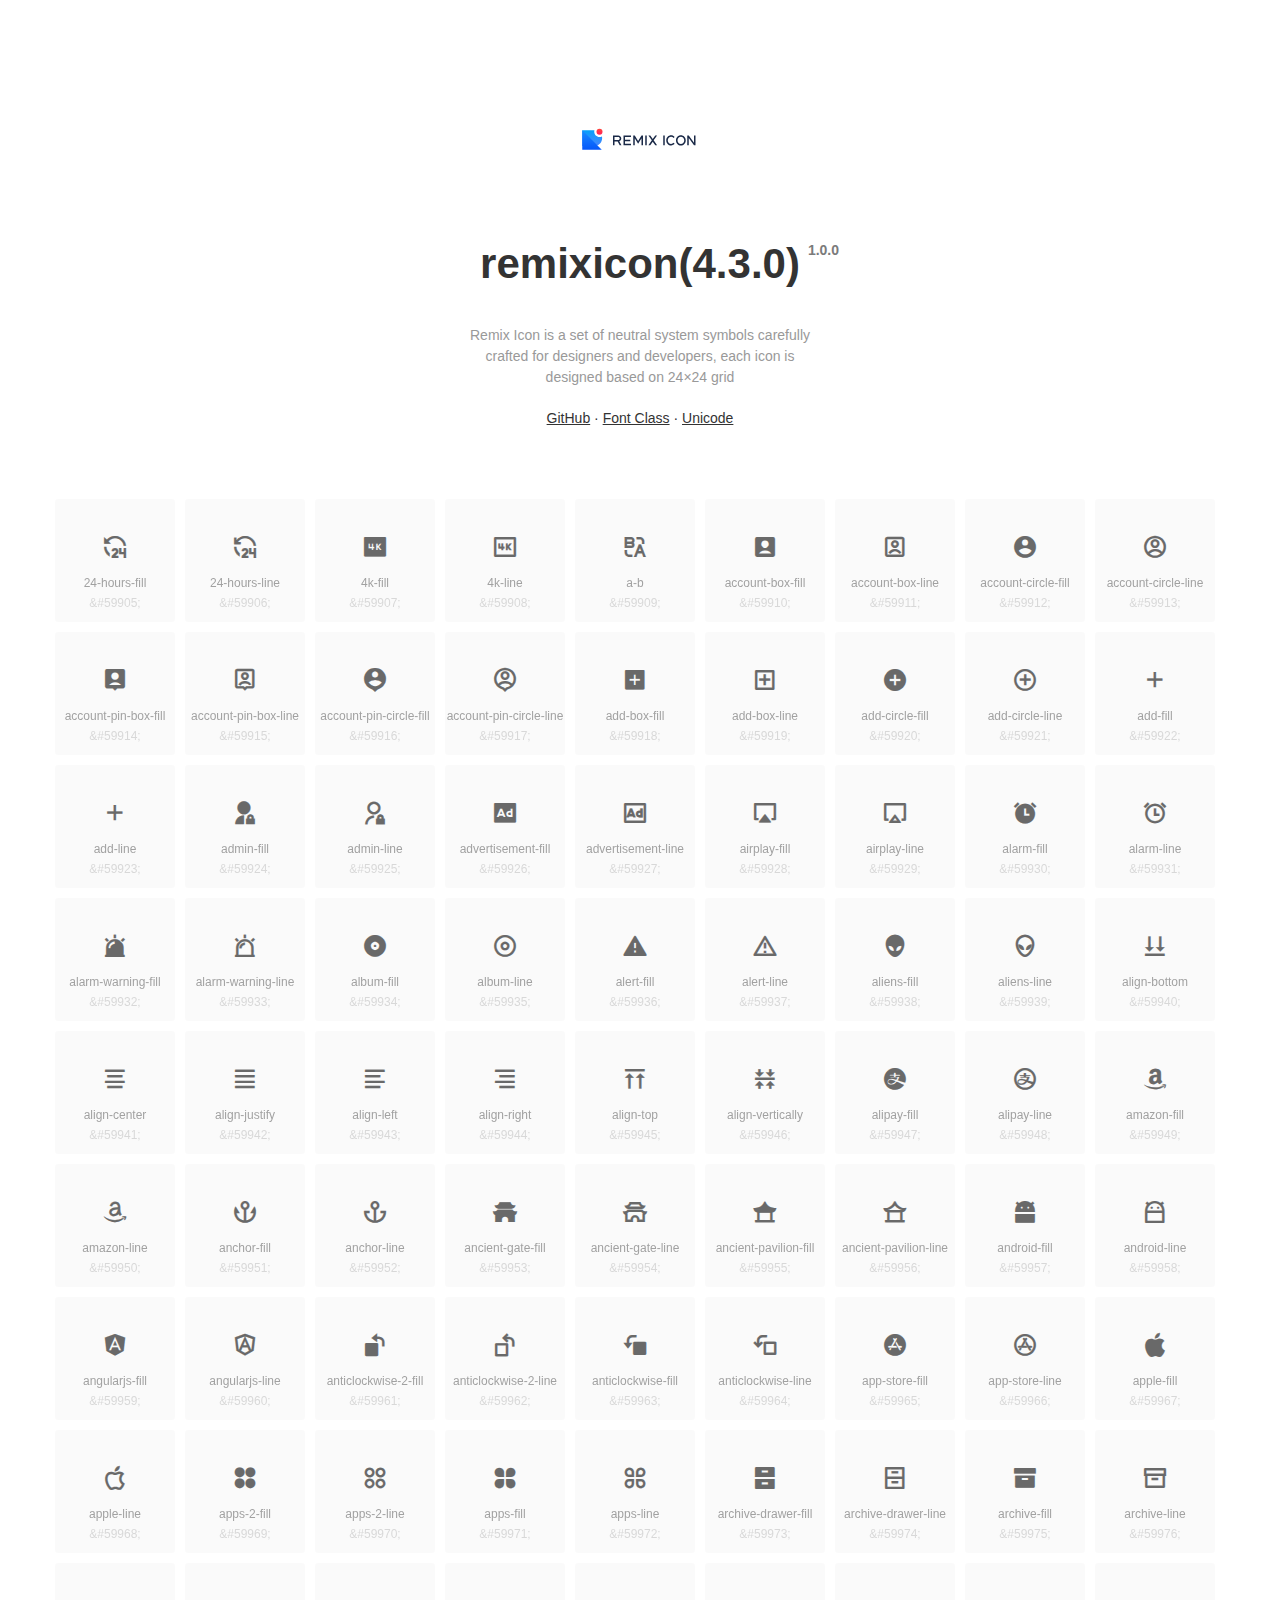
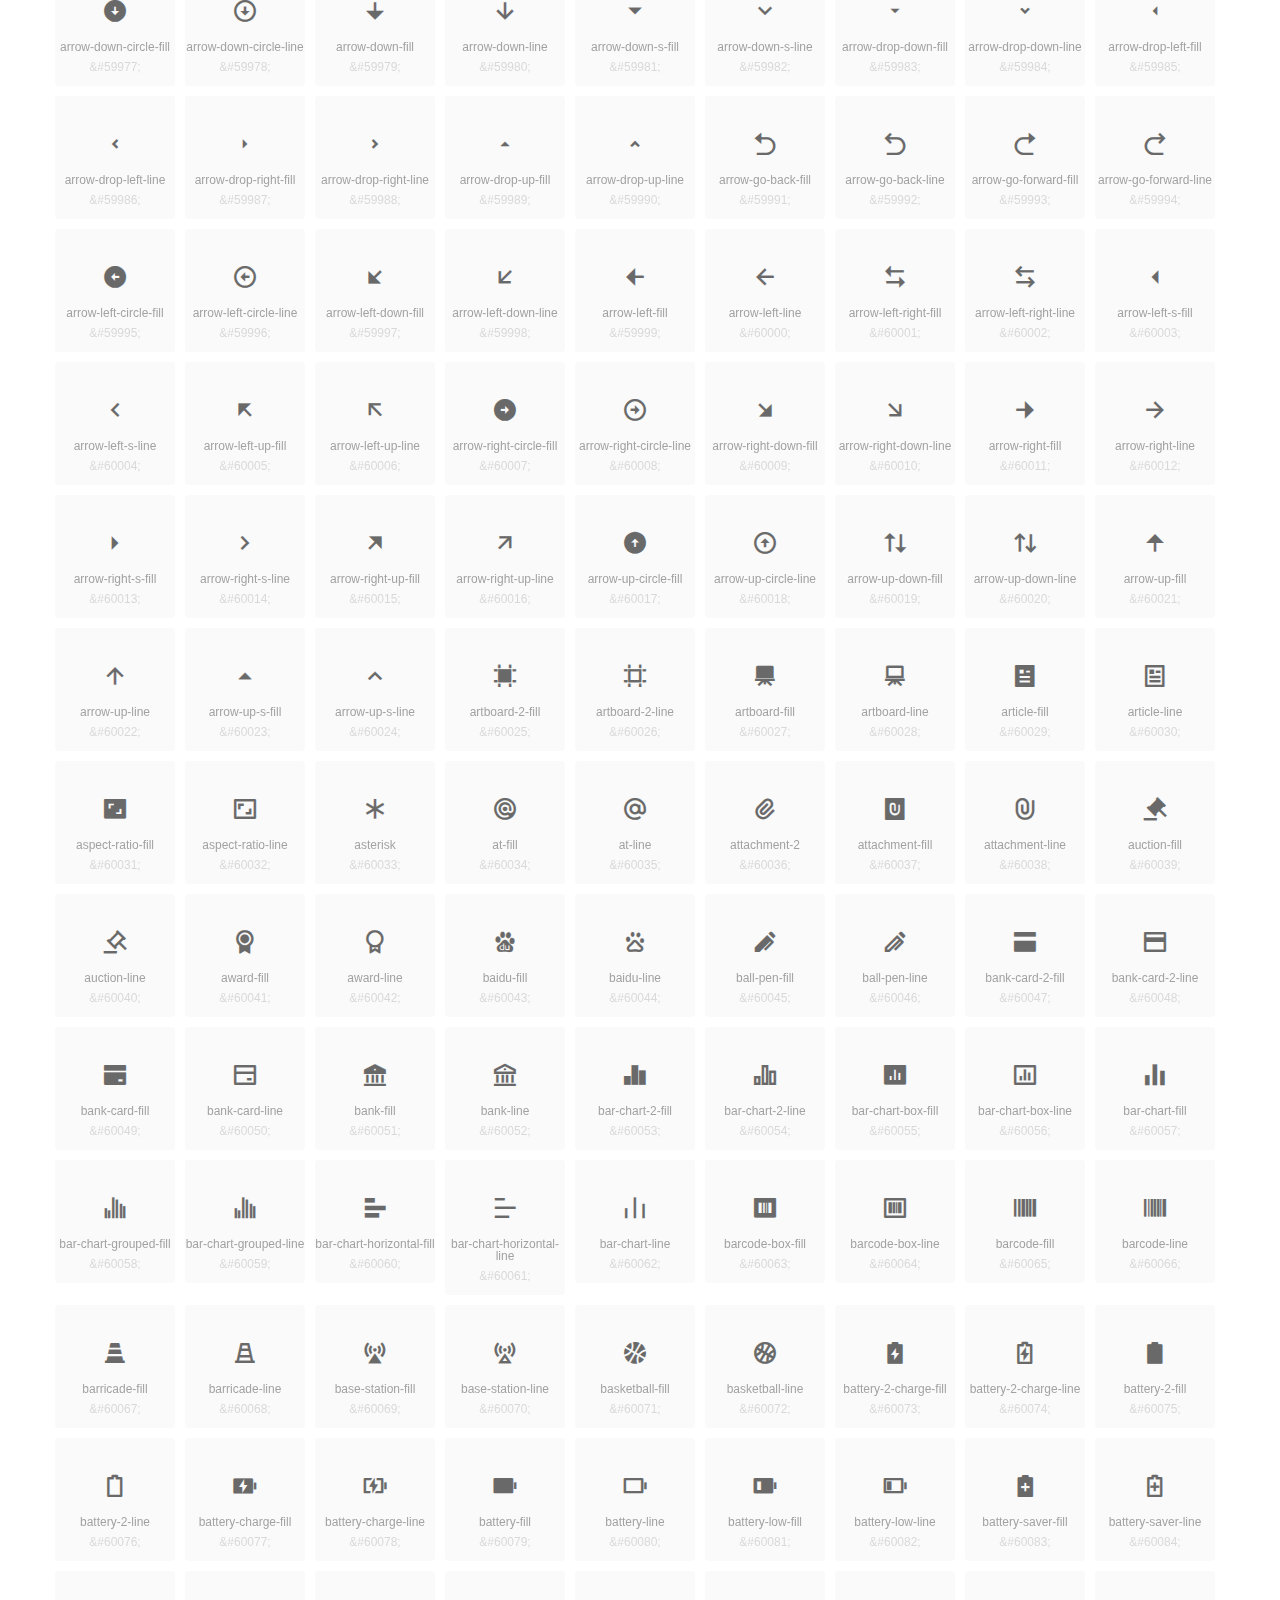
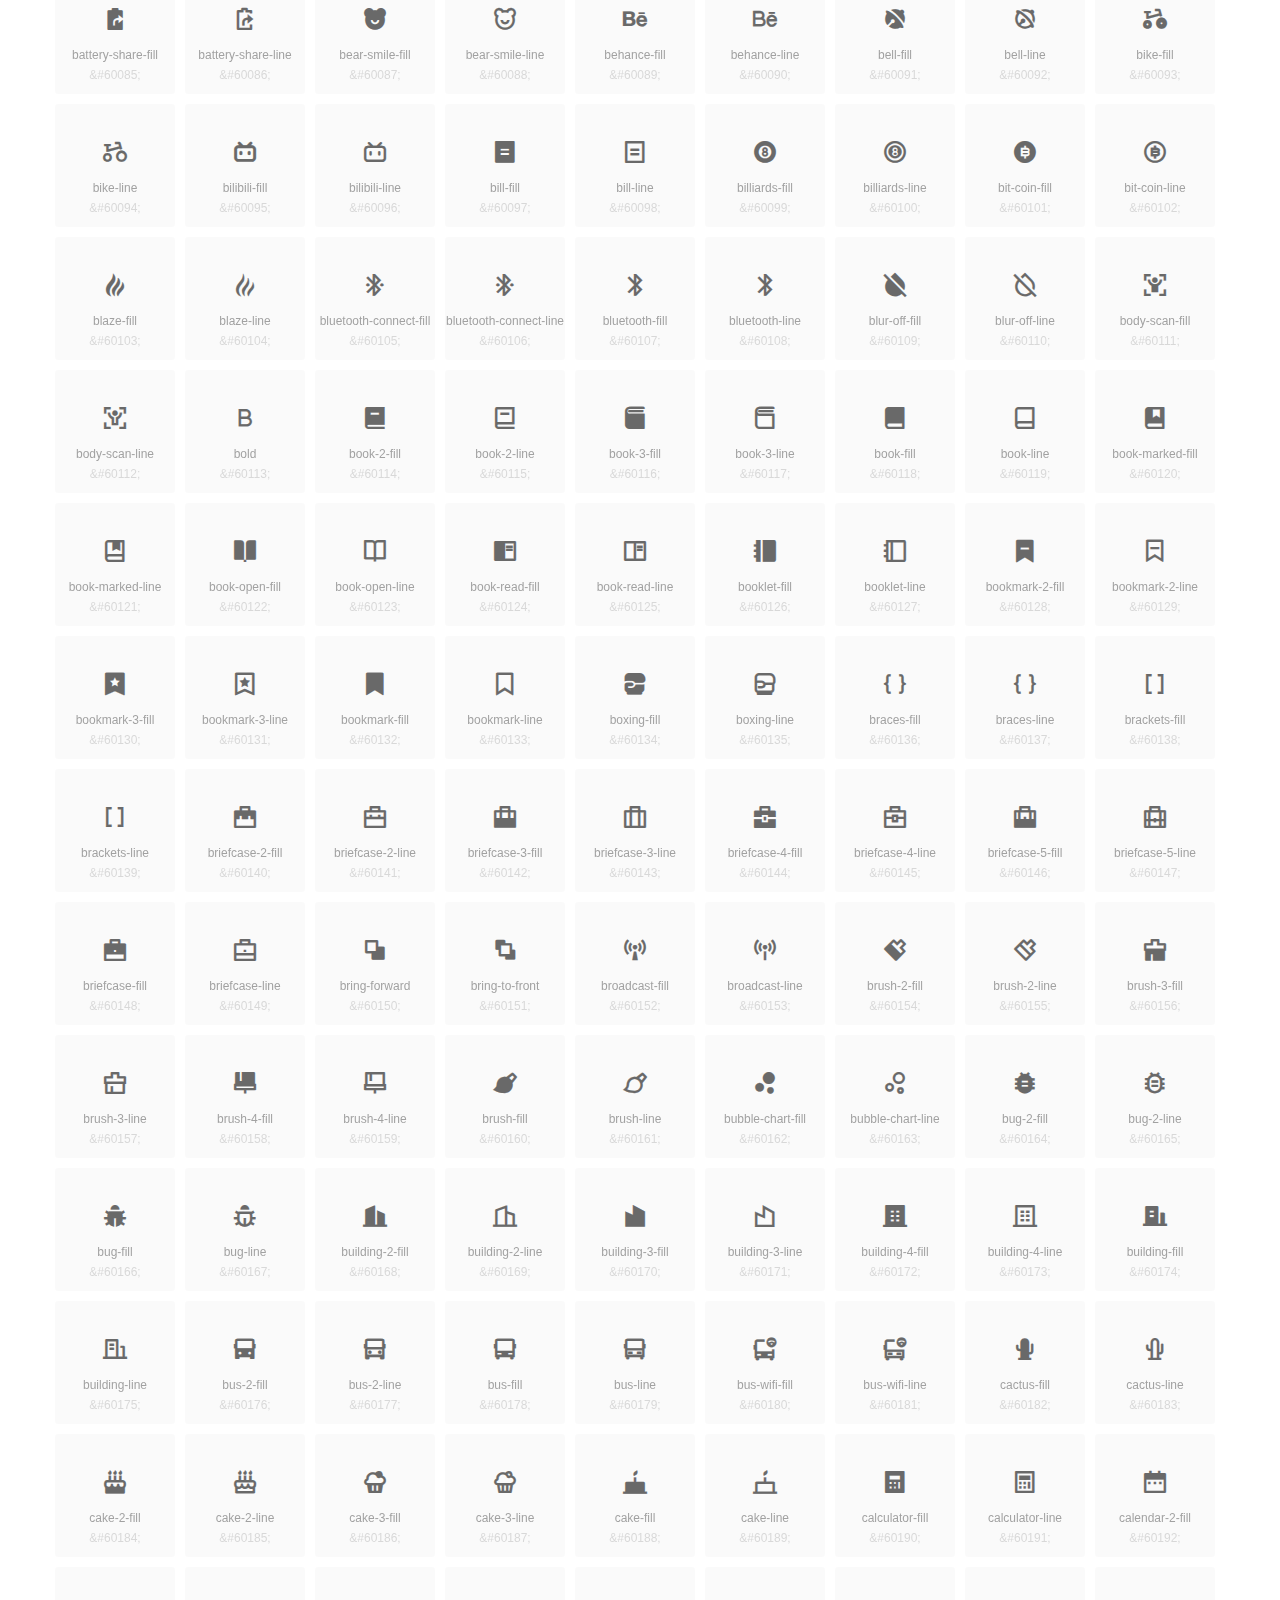
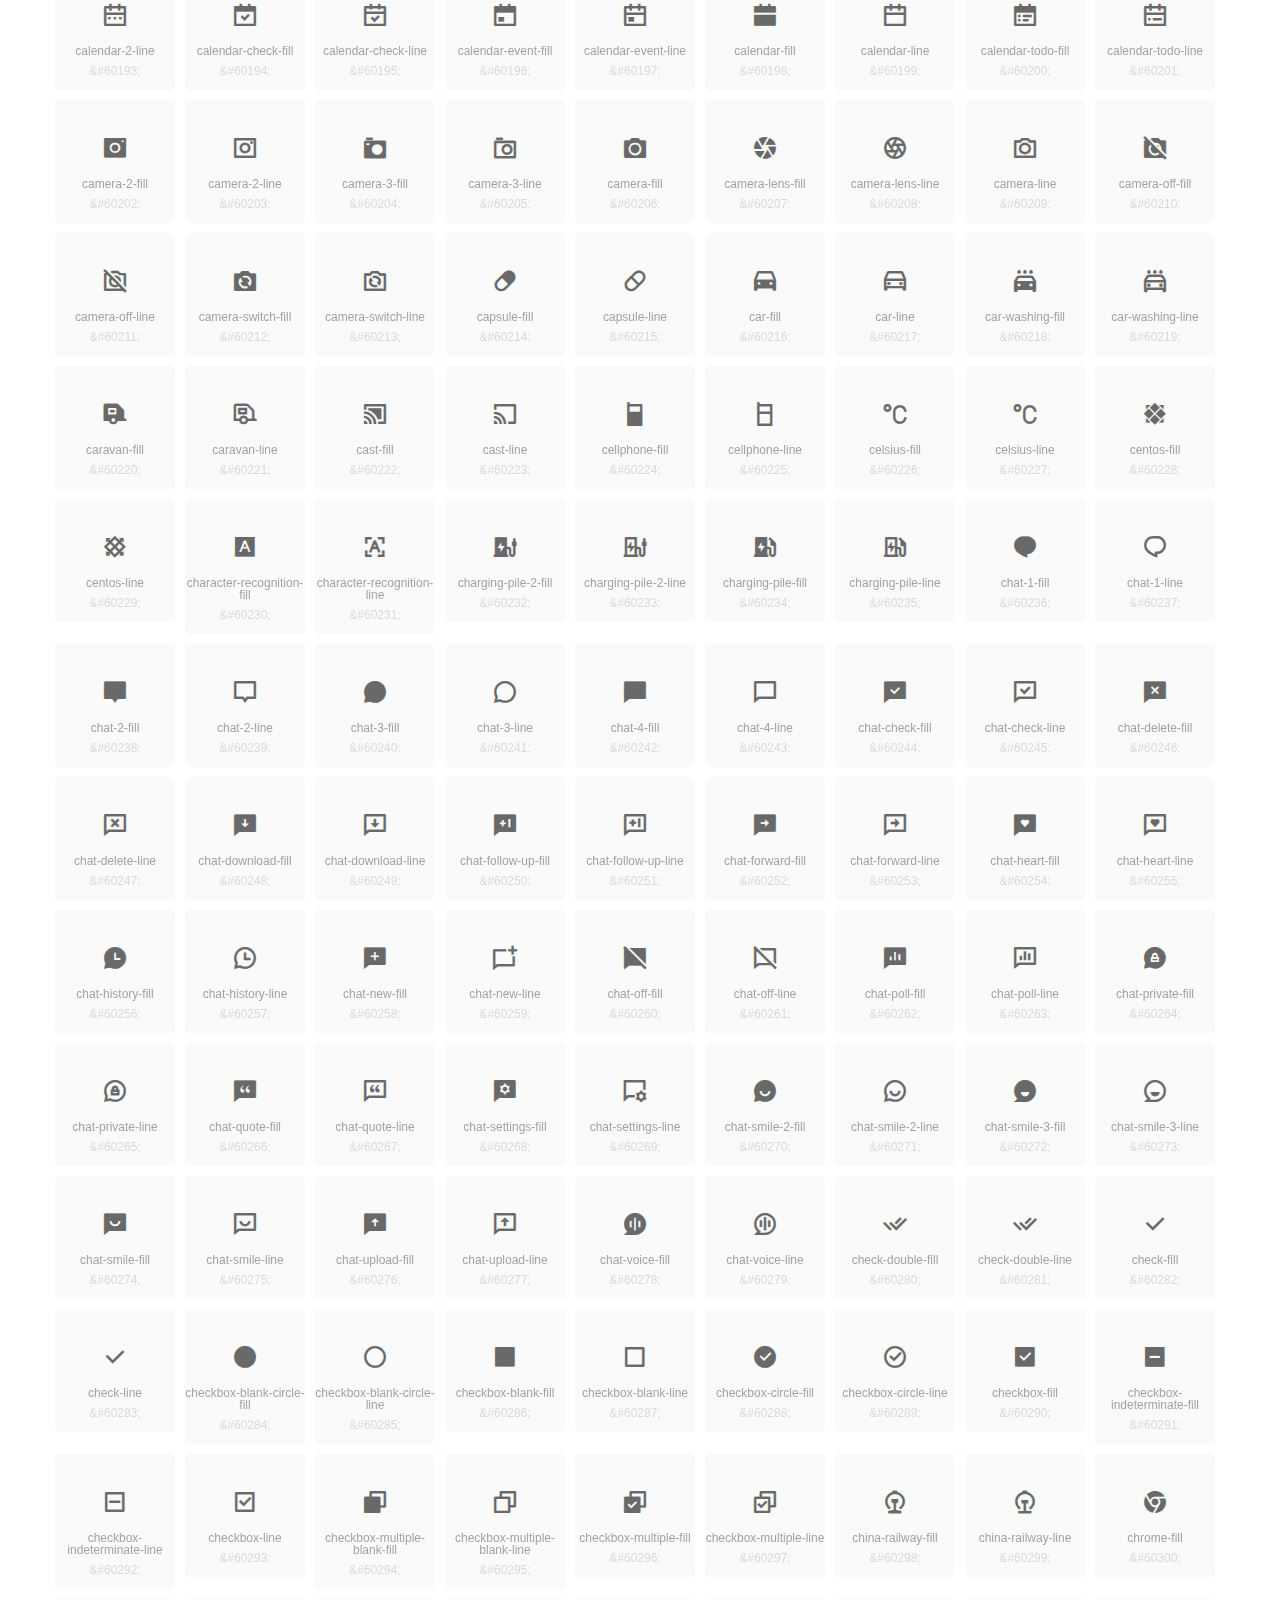
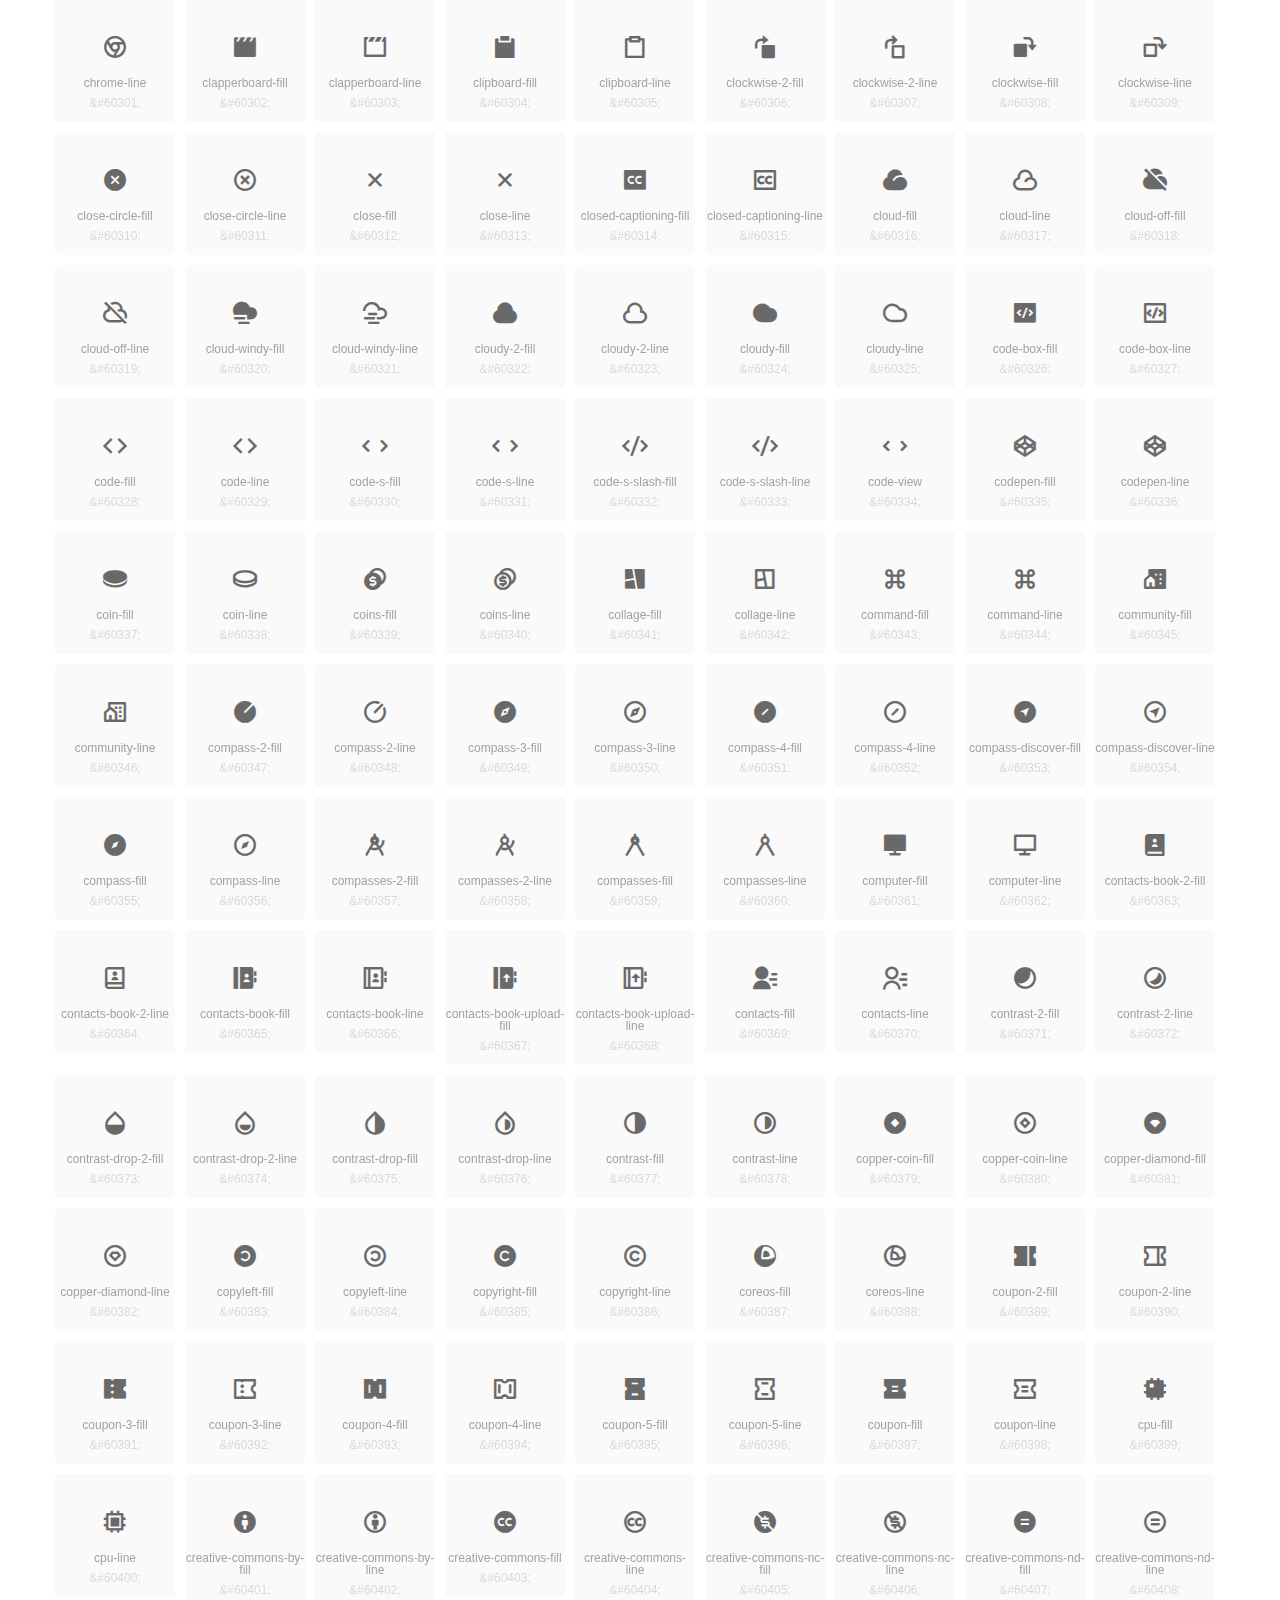
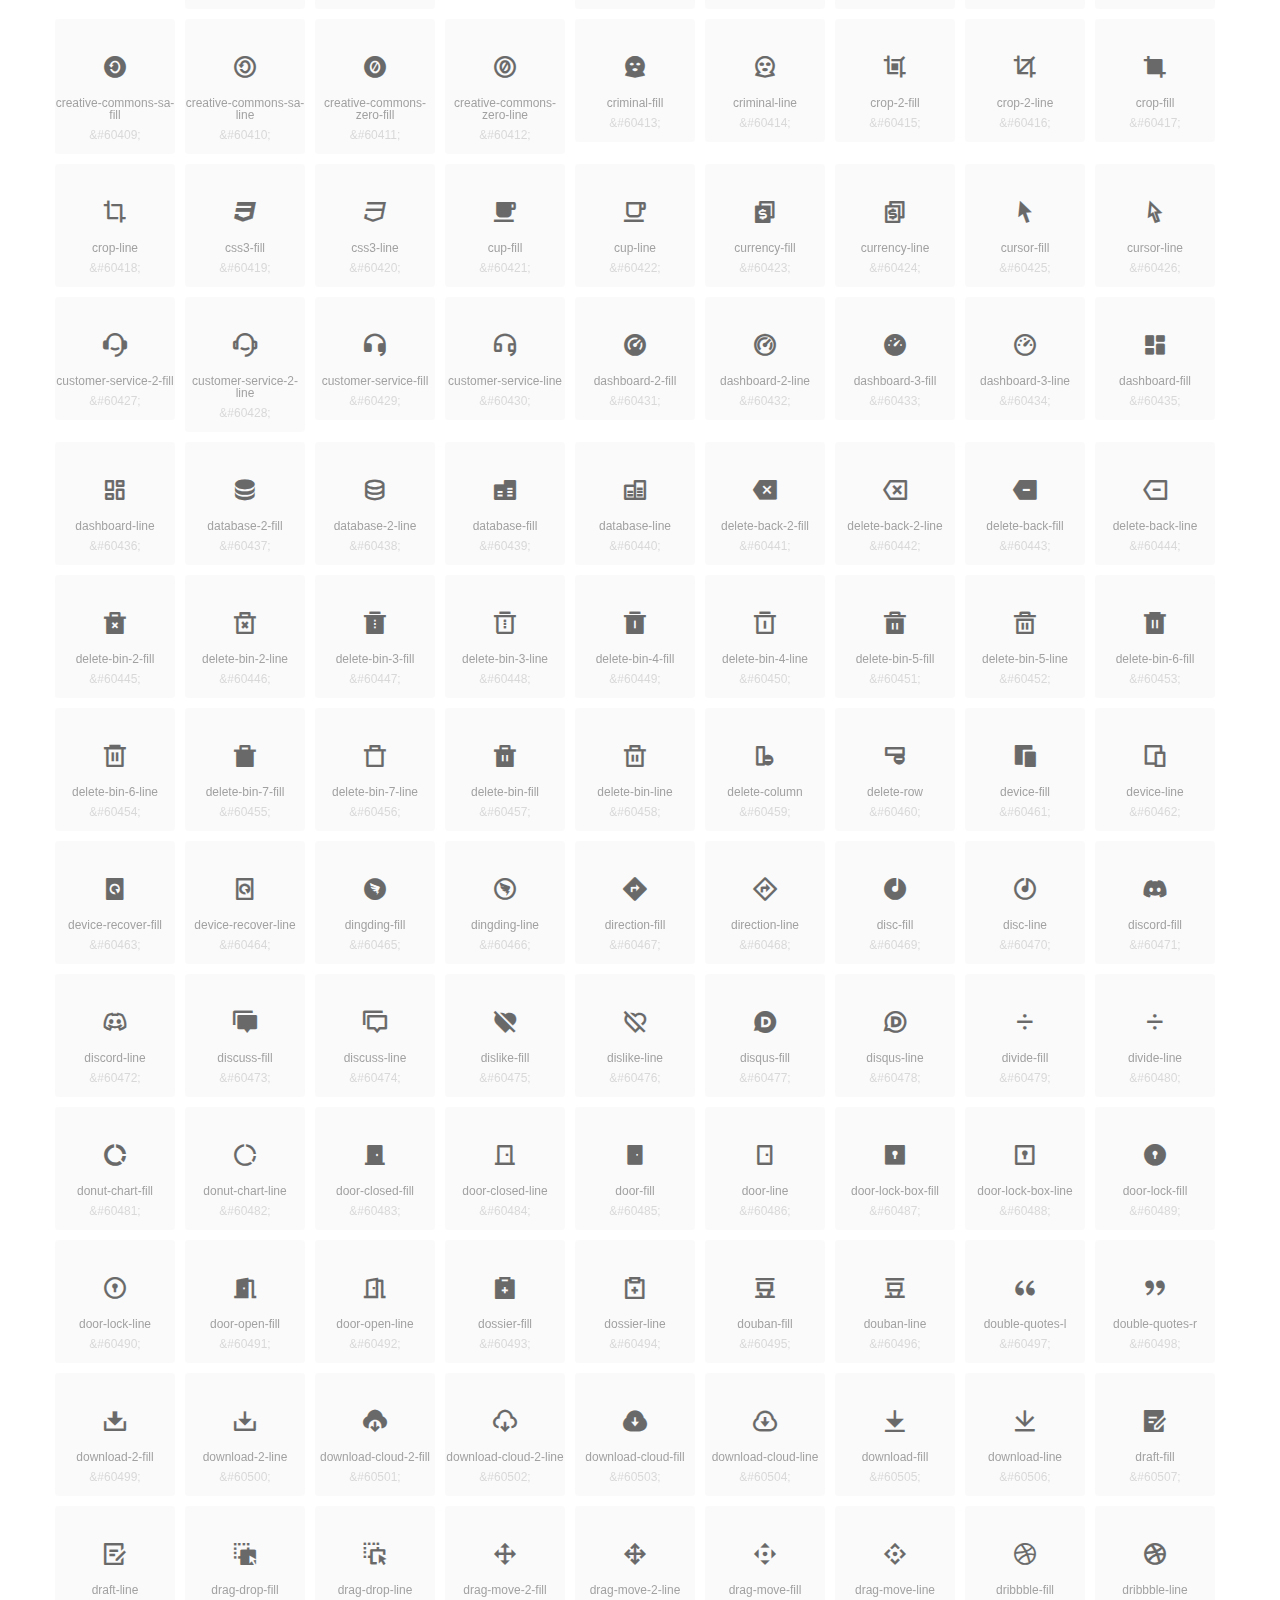
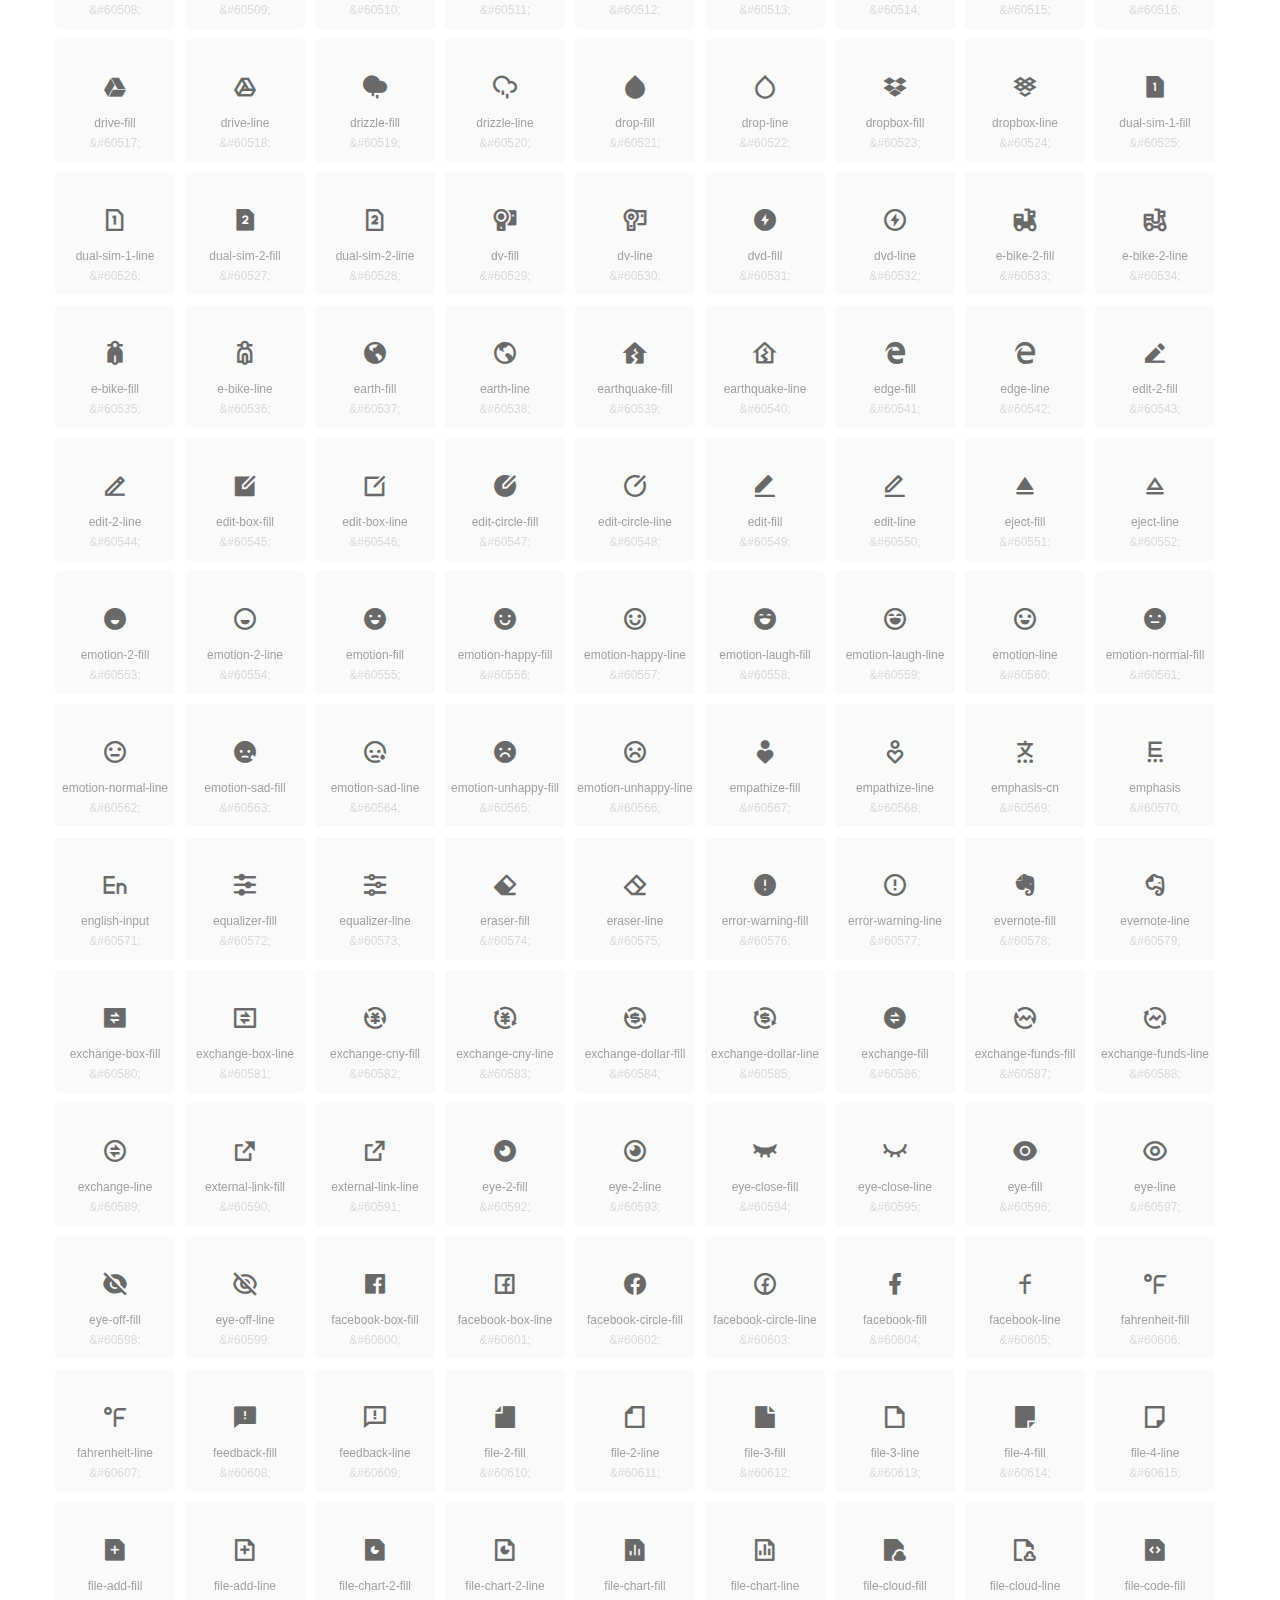
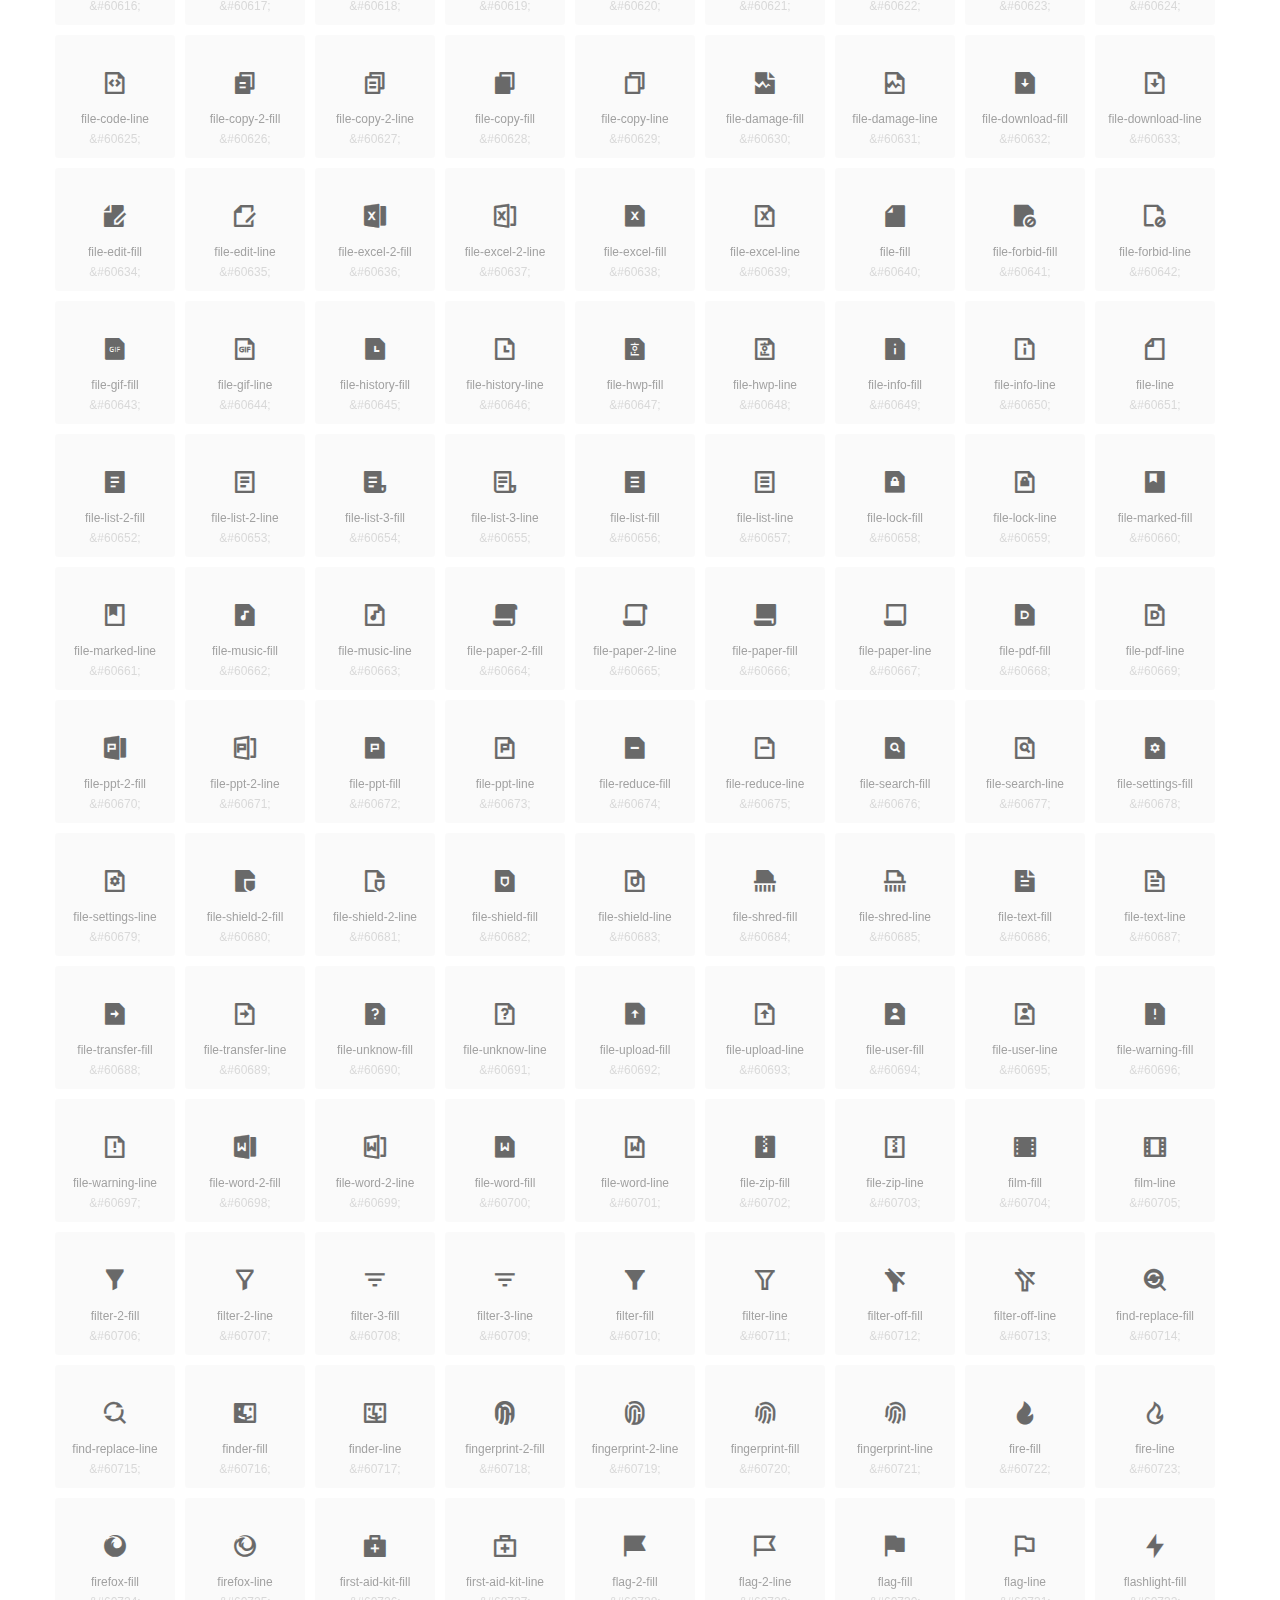
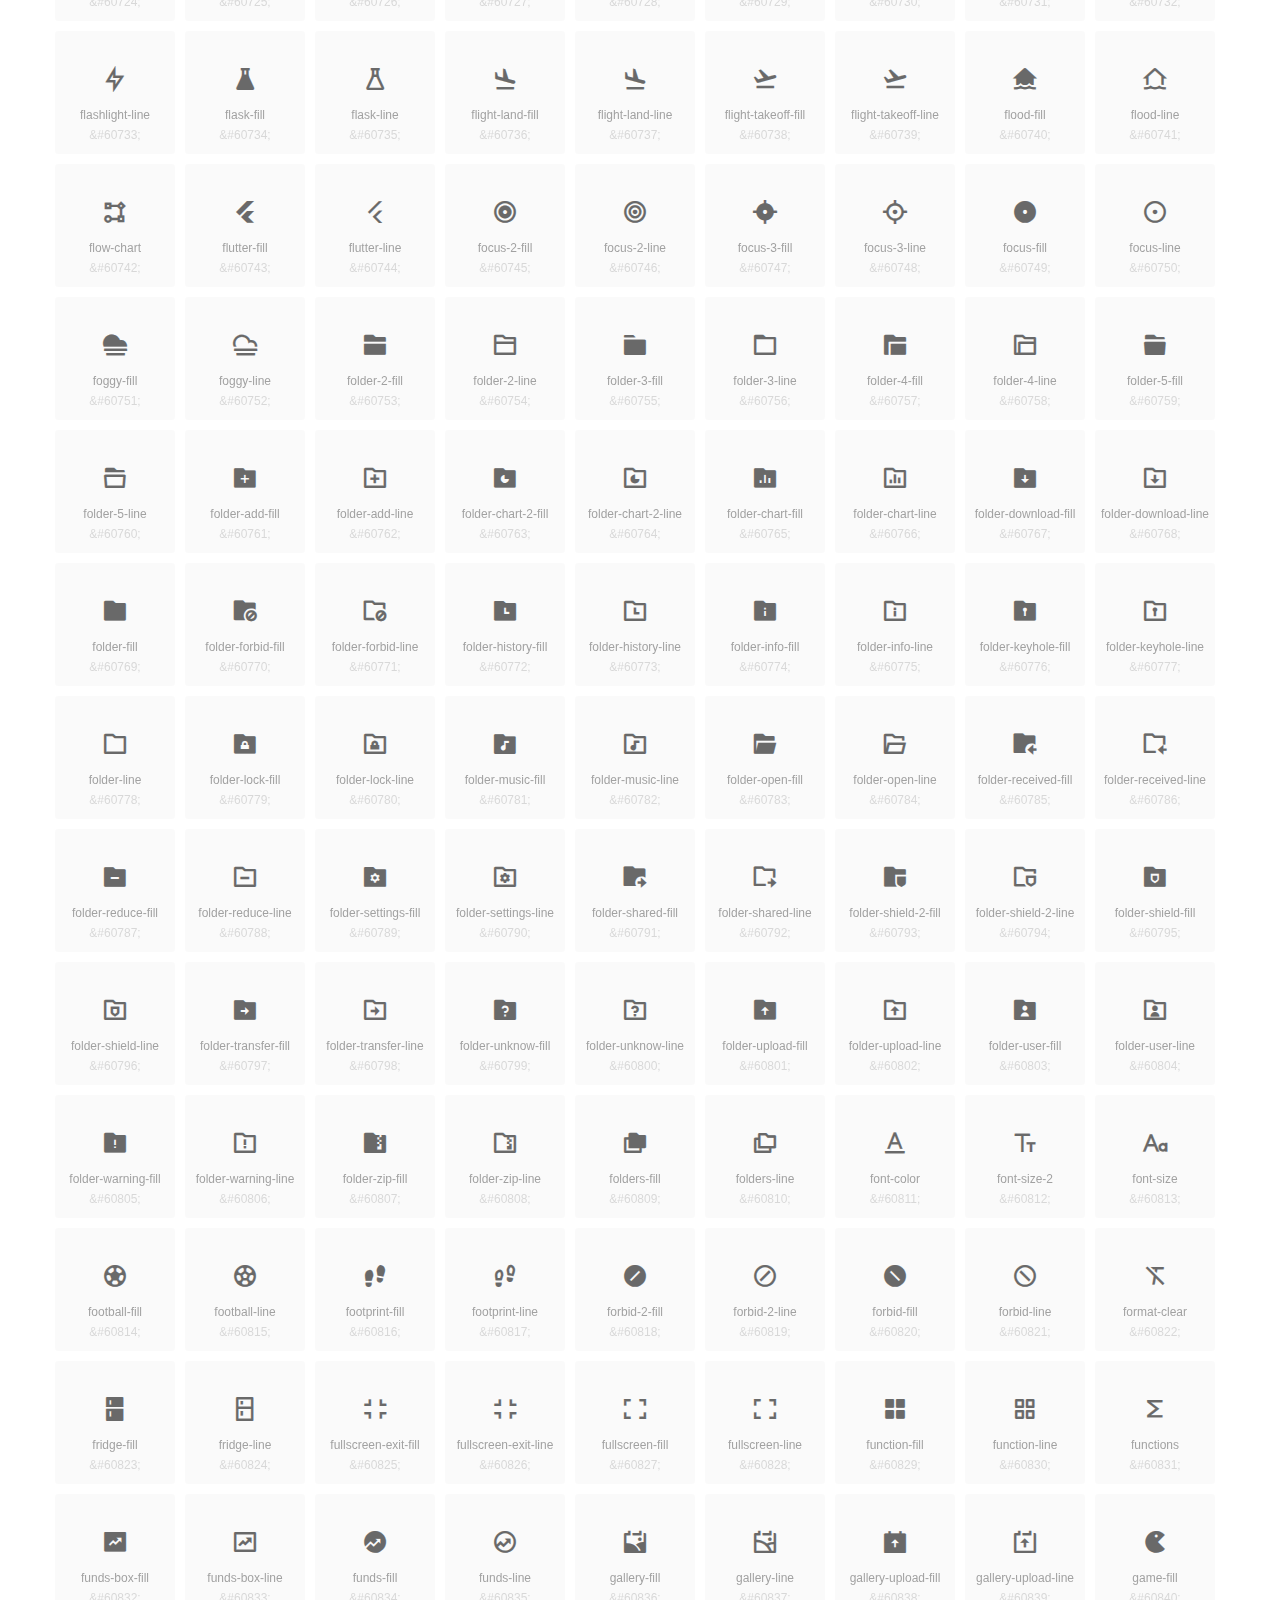
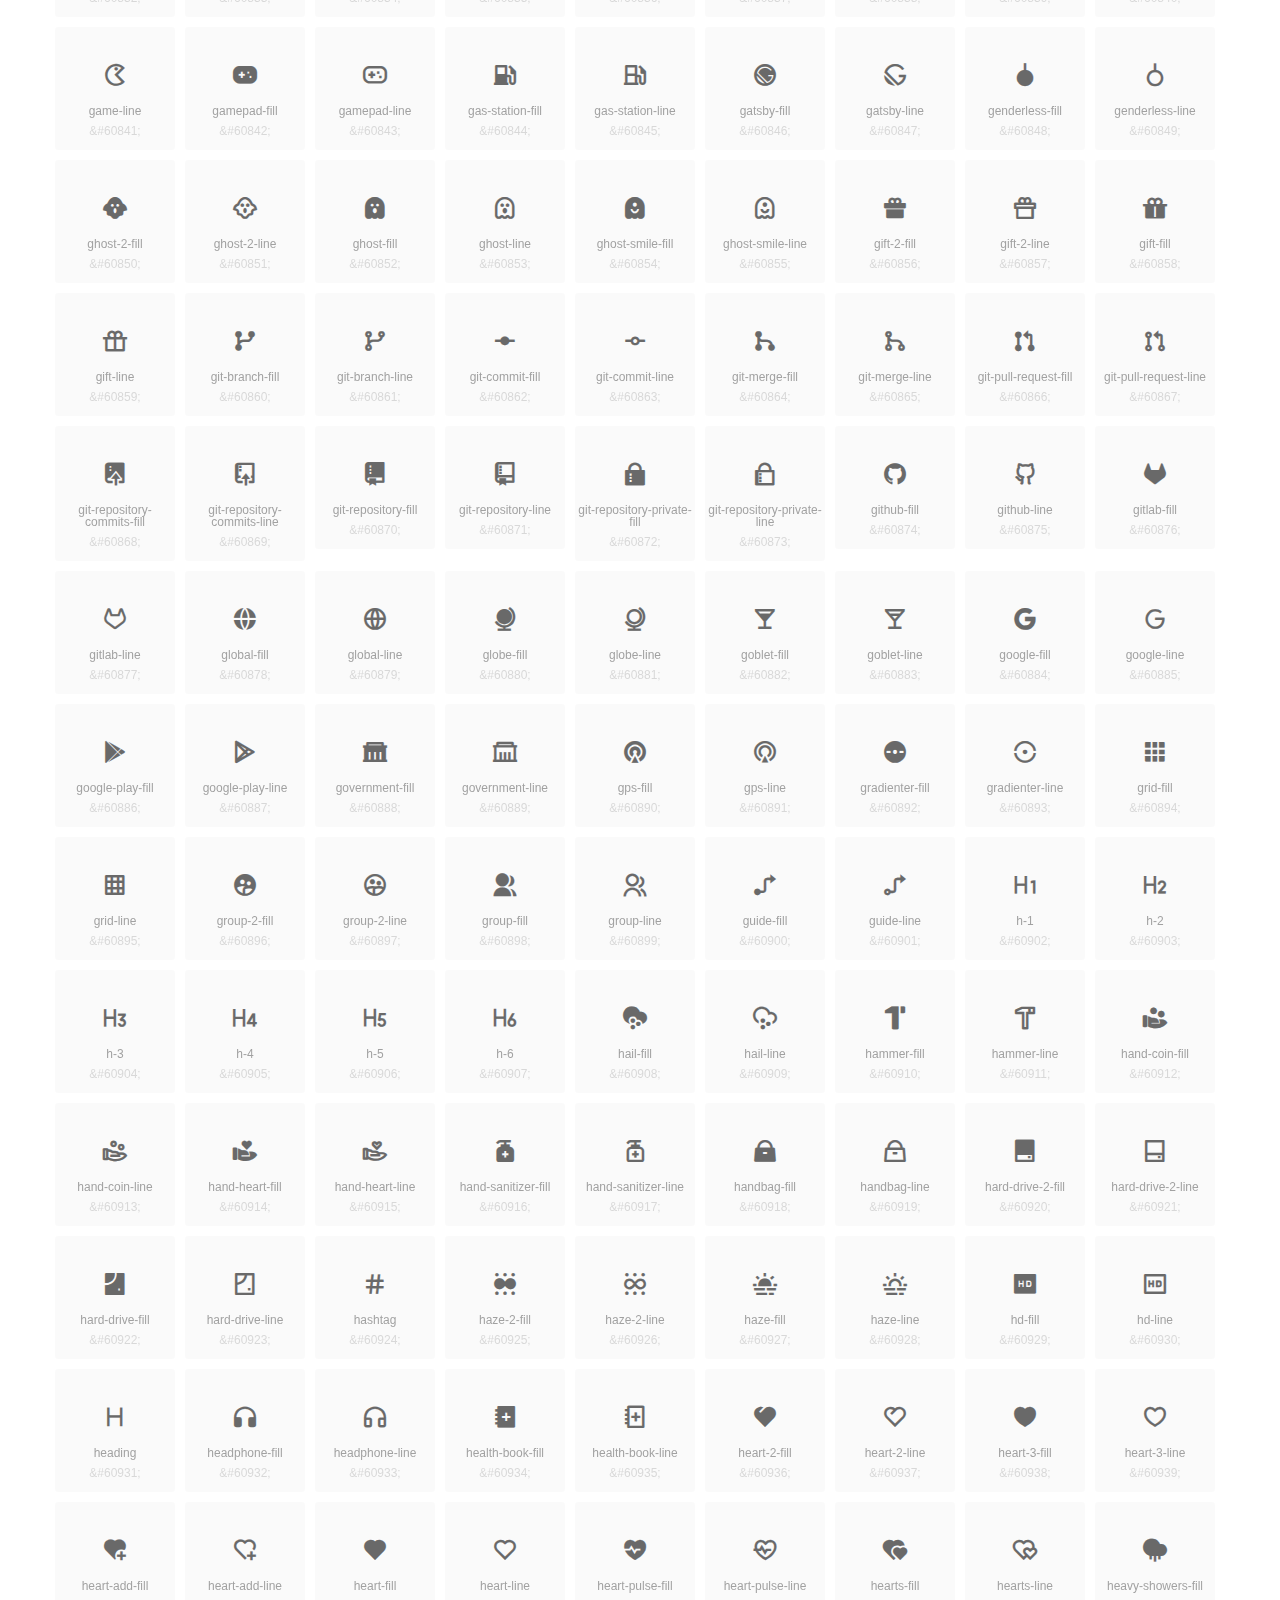
<file: fonts/unicode.html>
<!DOCTYPE html>
<html lang="en">
<head>
  <meta charset="UTF-8">
  <title>remixicon(4.3.0)</title>
  <meta name="viewport" content="width=device-width,minimum-scale=1.0,maximum-scale=1.0,user-scalable=no">
   
  <meta name="description" content="Remix Icon is a set of neutral system symbols carefully crafted for designers and developers, each icon is designed based on 24×24 grid">
   
  <meta name="keywords" content="remixicon,TTF,EOT,WOFF,WOFF2,SVG">
  
  
  
  <style>
    *{margin: 0;padding: 0;list-style: none;}
    body { color: #696969; font: 12px/1.5 tahoma, arial, \5b8b\4f53, sans-serif; }
    a { color: #333; text-decoration: underline; }
    a:hover { color: rgb(9, 73, 209); }
    .header { color: #333; text-align: center; padding: 80px 0 60px 0; min-height: 153px; font-size: 14px; }
    .header .logo svg { height: 120px; width: 120px; }
    .header h1 { font-size: 42px; padding: 26px 0 10px 0; }
    .header sup {font-size: 14px; margin: 8px 0 0 8px; position: absolute; color: #7b7b7b; }
    .info {
      color: #999;
      font-weight: normal;
      max-width: 346px;
      margin: 0 auto;
      padding: 20px 0;
      font-size: 14px;
    }

    .icons { max-width: 1190px; margin: 0 auto; }
    .icons ul { text-align: center; }
    .icons ul li {
      vertical-align: top;
      width: 120px;
      display: inline-block;
      text-align: center;
      background-color: rgba(0,0,0,.02);
      border-radius: 3px;
      padding: 29px 0 10px 0;
      margin-right: 10px;
      margin-top: 10px;
      transition: all 0.6s ease;
    }
    .icons ul li:hover { background-color: rgba(0,0,0,.06); }
    .icons ul li:hover span { color: #3c75e4; opacity: 1; }
    .icons ul li .unicode { color: #8c8c8c; opacity: 0.3; }
    .icons ul li h4 {
      font-weight: normal;
      padding: 10px 0 5px 0;
      display: block;
      color: #8c8c8c;
      font-size: 14px;
      line-height: 12px;
      opacity: 0.8;
    }
    .icons ul li:hover h4 { opacity: 1; }
    .icons ul li svg { width: 24px; height: 24px; }
    .icons ul li:hover { color: #3c75e4; }
    .footer { text-align: center; padding: 10px 0 90px 0; }
    .footer a { text-align: center; padding: 10px 0 90px 0; color: #696969;}
    .footer a:hover { color: #0949d1; }
    .links { text-align: center; padding: 50px 0 0 0; font-size: 14px; }
    
    
    .icons ul .unicode-icon span { display: block; }
    .icons ul .unicode-icon h4 { font-size: 12px; }
    @font-face {
      font-family: "remixicon";
      src: url("remixicon.eot");
      /* IE9*/
      src: url("remixicon.eot#iefix") format("embedded-opentype"),
      /* IE6-IE8 */
      url("remixicon.woff2?1718271040702") format("woff2"),
      url("remixicon.woff?1718271040702") format("woff"),
      /* chrome, firefox */
      url("remixicon.ttf?1718271040702") format("truetype"),
      /* chrome, firefox, opera, Safari, Android, iOS 4.2+*/
      url("remixicon.svg#remixicon?1718271040702") format("svg");
      /* iOS 4.1- */
    }
    .iconfont {
      font-family: "remixicon" !important;
      font-size: 26px;
      font-style: normal;
      -webkit-font-smoothing: antialiased;
      -webkit-text-stroke-width: 0.2px;
      -moz-osx-font-smoothing: grayscale;
    }
    
    
  </style>
  
</head>

<body>
  
  <div class="header">
    
    <div class="logo">
      <a href="./"><svg width="160" height="32" viewBox="0 0 160 32" fill="none" xmlns="http://www.w3.org/2000/svg">
<path d="M121.5 9.80005C123.33 9.80005 124.984 10.5797 126.165 11.8344L124.75 13.2496C123.929 12.3549 122.773 11.8 121.5 11.8C119.029 11.8 117 13.891 117 16.5C117 19.1091 119.029 21.2 121.5 21.2C122.773 21.2 123.929 20.6452 124.75 19.7505L126.165 21.1657C124.984 22.4204 123.33 23.2 121.5 23.2C117.91 23.2 115 20.2004 115 16.5C115 12.7997 117.91 9.80005 121.5 9.80005Z" fill="#1A2947"/>
<path d="M113 10V23H111V10H113Z" fill="#1A2947"/>
<path d="M154 23V9.99988H152L152 19.6019L144.997 9.99988L143 10.0039V23H145L145 13.3969L152 23H154Z" fill="#1A2947"/>
<path d="M68 10V12H60V15.5H67V17.5H60V21H68V23H58V10H68Z" fill="#1A2947"/>
<path d="M82 10L77.4999 17.201L73 10H71V23H73V13.775L77.4999 20.975L82 13.773V23H84V10H82Z" fill="#1A2947"/>
<path d="M89 10V23H87V10H89Z" fill="#1A2947"/>
<path d="M96.9999 14.7565L93.6689 9.99951H91.2279L95.7789 16.4995L91.2289 22.9995H93.6689L96.9999 18.2435L100.33 22.9995H102.772L98.2209 16.4995L102.773 9.99951H100.33L96.9999 14.7565Z" fill="#1A2947"/>
<path fill-rule="evenodd" clip-rule="evenodd" d="M141 16.5C141 12.7997 138.09 9.80005 134.5 9.80005C130.91 9.80005 128 12.7997 128 16.5C128 20.2004 130.91 23.2 134.5 23.2C138.09 23.2 141 20.2004 141 16.5ZM130 16.5C130 13.891 132.029 11.8 134.5 11.8C136.971 11.8 139 13.891 139 16.5C139 19.1091 136.971 21.2 134.5 21.2C132.029 21.2 130 19.1091 130 16.5Z" fill="#1A2947"/>
<path fill-rule="evenodd" clip-rule="evenodd" d="M51 10C53.2091 10 55 11.7909 55 14C55 15.7175 53.9176 17.1821 52.3977 17.749L55.1901 22.999H52.9251L50.267 18H46V23H44V10H51ZM46 11.999V15.999L51 16C52.1046 16 53 15.1046 53 14C53 12.8955 52.1 12 51 12L46 11.999Z" fill="#1A2947"/>
<path fill-rule="evenodd" clip-rule="evenodd" d="M19.2887 3.00389C19.1928 3.0013 19.0965 3 19 3H3V24H19C24.799 24 29.5 19.299 29.5 13.5C29.5 12.7108 29.4129 11.942 29.2479 11.2025C28.2772 11.7119 27.1722 12 26 12C22.134 12 19 8.86599 19 5C19 4.30645 19.1009 3.63646 19.2887 3.00389Z" fill="url(#paint0_linear_960_1054)"/>
<g filter="url(#filter0_b_960_1054)">
<path fill-rule="evenodd" clip-rule="evenodd" d="M3 3L29 29H3V3Z" fill="url(#paint1_linear_960_1054)"/>
</g>
<circle cx="26" cy="5" r="4" fill="url(#paint2_linear_960_1054)"/>
<defs>
<filter id="filter0_b_960_1054" x="-2.43656" y="-2.43656" width="36.8731" height="36.8731" filterUnits="userSpaceOnUse" color-interpolation-filters="sRGB">
<feFlood flood-opacity="0" result="BackgroundImageFix"/>
<feGaussianBlur in="BackgroundImage" stdDeviation="2.71828"/>
<feComposite in2="SourceAlpha" operator="in" result="effect1_backgroundBlur_960_1054"/>
<feBlend mode="normal" in="SourceGraphic" in2="effect1_backgroundBlur_960_1054" result="shape"/>
</filter>
<linearGradient id="paint0_linear_960_1054" x1="3" y1="3" x2="3" y2="24" gradientUnits="userSpaceOnUse">
<stop stop-color="#05A0FA"/>
<stop offset="1" stop-color="#4785FF"/>
</linearGradient>
<linearGradient id="paint1_linear_960_1054" x1="3" y1="3" x2="3" y2="29" gradientUnits="userSpaceOnUse">
<stop stop-color="#1A8CFF"/>
<stop offset="1" stop-color="#0557FA"/>
</linearGradient>
<linearGradient id="paint2_linear_960_1054" x1="22" y1="1" x2="22" y2="9" gradientUnits="userSpaceOnUse">
<stop stop-color="#FF463A"/>
<stop offset="1" stop-color="#FF1F5A"/>
</linearGradient>
</defs>
</svg>
</a>
    </div>
    
    <h1>remixicon(4.3.0)<sup>1.0.0</sup></h1>
    <div class="info">
      Remix Icon is a set of neutral system symbols carefully crafted for designers and developers, each icon is designed based on 24×24 grid
    </div>
    <p>
      
      <a href="https://github.com/Remix-Design/remixicon.git">GitHub</a> · 
      
      <a href="index.html">Font Class</a> · 
      
      <a href="unicode.html">Unicode</a>
      
    </p>
  </div>
  <div class="icons">
    <ul>
      <li class="unicode-icon"><span class="iconfont"></span><h4>24-hours-fill</h4><span class="unicode">&amp;#59905;</span></li><li class="unicode-icon"><span class="iconfont"></span><h4>24-hours-line</h4><span class="unicode">&amp;#59906;</span></li><li class="unicode-icon"><span class="iconfont"></span><h4>4k-fill</h4><span class="unicode">&amp;#59907;</span></li><li class="unicode-icon"><span class="iconfont"></span><h4>4k-line</h4><span class="unicode">&amp;#59908;</span></li><li class="unicode-icon"><span class="iconfont"></span><h4>a-b</h4><span class="unicode">&amp;#59909;</span></li><li class="unicode-icon"><span class="iconfont"></span><h4>account-box-fill</h4><span class="unicode">&amp;#59910;</span></li><li class="unicode-icon"><span class="iconfont"></span><h4>account-box-line</h4><span class="unicode">&amp;#59911;</span></li><li class="unicode-icon"><span class="iconfont"></span><h4>account-circle-fill</h4><span class="unicode">&amp;#59912;</span></li><li class="unicode-icon"><span class="iconfont"></span><h4>account-circle-line</h4><span class="unicode">&amp;#59913;</span></li><li class="unicode-icon"><span class="iconfont"></span><h4>account-pin-box-fill</h4><span class="unicode">&amp;#59914;</span></li><li class="unicode-icon"><span class="iconfont"></span><h4>account-pin-box-line</h4><span class="unicode">&amp;#59915;</span></li><li class="unicode-icon"><span class="iconfont"></span><h4>account-pin-circle-fill</h4><span class="unicode">&amp;#59916;</span></li><li class="unicode-icon"><span class="iconfont"></span><h4>account-pin-circle-line</h4><span class="unicode">&amp;#59917;</span></li><li class="unicode-icon"><span class="iconfont"></span><h4>add-box-fill</h4><span class="unicode">&amp;#59918;</span></li><li class="unicode-icon"><span class="iconfont"></span><h4>add-box-line</h4><span class="unicode">&amp;#59919;</span></li><li class="unicode-icon"><span class="iconfont"></span><h4>add-circle-fill</h4><span class="unicode">&amp;#59920;</span></li><li class="unicode-icon"><span class="iconfont"></span><h4>add-circle-line</h4><span class="unicode">&amp;#59921;</span></li><li class="unicode-icon"><span class="iconfont"></span><h4>add-fill</h4><span class="unicode">&amp;#59922;</span></li><li class="unicode-icon"><span class="iconfont"></span><h4>add-line</h4><span class="unicode">&amp;#59923;</span></li><li class="unicode-icon"><span class="iconfont"></span><h4>admin-fill</h4><span class="unicode">&amp;#59924;</span></li><li class="unicode-icon"><span class="iconfont"></span><h4>admin-line</h4><span class="unicode">&amp;#59925;</span></li><li class="unicode-icon"><span class="iconfont"></span><h4>advertisement-fill</h4><span class="unicode">&amp;#59926;</span></li><li class="unicode-icon"><span class="iconfont"></span><h4>advertisement-line</h4><span class="unicode">&amp;#59927;</span></li><li class="unicode-icon"><span class="iconfont"></span><h4>airplay-fill</h4><span class="unicode">&amp;#59928;</span></li><li class="unicode-icon"><span class="iconfont"></span><h4>airplay-line</h4><span class="unicode">&amp;#59929;</span></li><li class="unicode-icon"><span class="iconfont"></span><h4>alarm-fill</h4><span class="unicode">&amp;#59930;</span></li><li class="unicode-icon"><span class="iconfont"></span><h4>alarm-line</h4><span class="unicode">&amp;#59931;</span></li><li class="unicode-icon"><span class="iconfont"></span><h4>alarm-warning-fill</h4><span class="unicode">&amp;#59932;</span></li><li class="unicode-icon"><span class="iconfont"></span><h4>alarm-warning-line</h4><span class="unicode">&amp;#59933;</span></li><li class="unicode-icon"><span class="iconfont"></span><h4>album-fill</h4><span class="unicode">&amp;#59934;</span></li><li class="unicode-icon"><span class="iconfont"></span><h4>album-line</h4><span class="unicode">&amp;#59935;</span></li><li class="unicode-icon"><span class="iconfont"></span><h4>alert-fill</h4><span class="unicode">&amp;#59936;</span></li><li class="unicode-icon"><span class="iconfont"></span><h4>alert-line</h4><span class="unicode">&amp;#59937;</span></li><li class="unicode-icon"><span class="iconfont"></span><h4>aliens-fill</h4><span class="unicode">&amp;#59938;</span></li><li class="unicode-icon"><span class="iconfont"></span><h4>aliens-line</h4><span class="unicode">&amp;#59939;</span></li><li class="unicode-icon"><span class="iconfont"></span><h4>align-bottom</h4><span class="unicode">&amp;#59940;</span></li><li class="unicode-icon"><span class="iconfont"></span><h4>align-center</h4><span class="unicode">&amp;#59941;</span></li><li class="unicode-icon"><span class="iconfont"></span><h4>align-justify</h4><span class="unicode">&amp;#59942;</span></li><li class="unicode-icon"><span class="iconfont"></span><h4>align-left</h4><span class="unicode">&amp;#59943;</span></li><li class="unicode-icon"><span class="iconfont"></span><h4>align-right</h4><span class="unicode">&amp;#59944;</span></li><li class="unicode-icon"><span class="iconfont"></span><h4>align-top</h4><span class="unicode">&amp;#59945;</span></li><li class="unicode-icon"><span class="iconfont"></span><h4>align-vertically</h4><span class="unicode">&amp;#59946;</span></li><li class="unicode-icon"><span class="iconfont"></span><h4>alipay-fill</h4><span class="unicode">&amp;#59947;</span></li><li class="unicode-icon"><span class="iconfont"></span><h4>alipay-line</h4><span class="unicode">&amp;#59948;</span></li><li class="unicode-icon"><span class="iconfont"></span><h4>amazon-fill</h4><span class="unicode">&amp;#59949;</span></li><li class="unicode-icon"><span class="iconfont"></span><h4>amazon-line</h4><span class="unicode">&amp;#59950;</span></li><li class="unicode-icon"><span class="iconfont"></span><h4>anchor-fill</h4><span class="unicode">&amp;#59951;</span></li><li class="unicode-icon"><span class="iconfont"></span><h4>anchor-line</h4><span class="unicode">&amp;#59952;</span></li><li class="unicode-icon"><span class="iconfont"></span><h4>ancient-gate-fill</h4><span class="unicode">&amp;#59953;</span></li><li class="unicode-icon"><span class="iconfont"></span><h4>ancient-gate-line</h4><span class="unicode">&amp;#59954;</span></li><li class="unicode-icon"><span class="iconfont"></span><h4>ancient-pavilion-fill</h4><span class="unicode">&amp;#59955;</span></li><li class="unicode-icon"><span class="iconfont"></span><h4>ancient-pavilion-line</h4><span class="unicode">&amp;#59956;</span></li><li class="unicode-icon"><span class="iconfont"></span><h4>android-fill</h4><span class="unicode">&amp;#59957;</span></li><li class="unicode-icon"><span class="iconfont"></span><h4>android-line</h4><span class="unicode">&amp;#59958;</span></li><li class="unicode-icon"><span class="iconfont"></span><h4>angularjs-fill</h4><span class="unicode">&amp;#59959;</span></li><li class="unicode-icon"><span class="iconfont"></span><h4>angularjs-line</h4><span class="unicode">&amp;#59960;</span></li><li class="unicode-icon"><span class="iconfont"></span><h4>anticlockwise-2-fill</h4><span class="unicode">&amp;#59961;</span></li><li class="unicode-icon"><span class="iconfont"></span><h4>anticlockwise-2-line</h4><span class="unicode">&amp;#59962;</span></li><li class="unicode-icon"><span class="iconfont"></span><h4>anticlockwise-fill</h4><span class="unicode">&amp;#59963;</span></li><li class="unicode-icon"><span class="iconfont"></span><h4>anticlockwise-line</h4><span class="unicode">&amp;#59964;</span></li><li class="unicode-icon"><span class="iconfont"></span><h4>app-store-fill</h4><span class="unicode">&amp;#59965;</span></li><li class="unicode-icon"><span class="iconfont"></span><h4>app-store-line</h4><span class="unicode">&amp;#59966;</span></li><li class="unicode-icon"><span class="iconfont"></span><h4>apple-fill</h4><span class="unicode">&amp;#59967;</span></li><li class="unicode-icon"><span class="iconfont"></span><h4>apple-line</h4><span class="unicode">&amp;#59968;</span></li><li class="unicode-icon"><span class="iconfont"></span><h4>apps-2-fill</h4><span class="unicode">&amp;#59969;</span></li><li class="unicode-icon"><span class="iconfont"></span><h4>apps-2-line</h4><span class="unicode">&amp;#59970;</span></li><li class="unicode-icon"><span class="iconfont"></span><h4>apps-fill</h4><span class="unicode">&amp;#59971;</span></li><li class="unicode-icon"><span class="iconfont"></span><h4>apps-line</h4><span class="unicode">&amp;#59972;</span></li><li class="unicode-icon"><span class="iconfont"></span><h4>archive-drawer-fill</h4><span class="unicode">&amp;#59973;</span></li><li class="unicode-icon"><span class="iconfont"></span><h4>archive-drawer-line</h4><span class="unicode">&amp;#59974;</span></li><li class="unicode-icon"><span class="iconfont"></span><h4>archive-fill</h4><span class="unicode">&amp;#59975;</span></li><li class="unicode-icon"><span class="iconfont"></span><h4>archive-line</h4><span class="unicode">&amp;#59976;</span></li><li class="unicode-icon"><span class="iconfont"></span><h4>arrow-down-circle-fill</h4><span class="unicode">&amp;#59977;</span></li><li class="unicode-icon"><span class="iconfont"></span><h4>arrow-down-circle-line</h4><span class="unicode">&amp;#59978;</span></li><li class="unicode-icon"><span class="iconfont"></span><h4>arrow-down-fill</h4><span class="unicode">&amp;#59979;</span></li><li class="unicode-icon"><span class="iconfont"></span><h4>arrow-down-line</h4><span class="unicode">&amp;#59980;</span></li><li class="unicode-icon"><span class="iconfont"></span><h4>arrow-down-s-fill</h4><span class="unicode">&amp;#59981;</span></li><li class="unicode-icon"><span class="iconfont"></span><h4>arrow-down-s-line</h4><span class="unicode">&amp;#59982;</span></li><li class="unicode-icon"><span class="iconfont"></span><h4>arrow-drop-down-fill</h4><span class="unicode">&amp;#59983;</span></li><li class="unicode-icon"><span class="iconfont"></span><h4>arrow-drop-down-line</h4><span class="unicode">&amp;#59984;</span></li><li class="unicode-icon"><span class="iconfont"></span><h4>arrow-drop-left-fill</h4><span class="unicode">&amp;#59985;</span></li><li class="unicode-icon"><span class="iconfont"></span><h4>arrow-drop-left-line</h4><span class="unicode">&amp;#59986;</span></li><li class="unicode-icon"><span class="iconfont"></span><h4>arrow-drop-right-fill</h4><span class="unicode">&amp;#59987;</span></li><li class="unicode-icon"><span class="iconfont"></span><h4>arrow-drop-right-line</h4><span class="unicode">&amp;#59988;</span></li><li class="unicode-icon"><span class="iconfont"></span><h4>arrow-drop-up-fill</h4><span class="unicode">&amp;#59989;</span></li><li class="unicode-icon"><span class="iconfont"></span><h4>arrow-drop-up-line</h4><span class="unicode">&amp;#59990;</span></li><li class="unicode-icon"><span class="iconfont"></span><h4>arrow-go-back-fill</h4><span class="unicode">&amp;#59991;</span></li><li class="unicode-icon"><span class="iconfont"></span><h4>arrow-go-back-line</h4><span class="unicode">&amp;#59992;</span></li><li class="unicode-icon"><span class="iconfont"></span><h4>arrow-go-forward-fill</h4><span class="unicode">&amp;#59993;</span></li><li class="unicode-icon"><span class="iconfont"></span><h4>arrow-go-forward-line</h4><span class="unicode">&amp;#59994;</span></li><li class="unicode-icon"><span class="iconfont"></span><h4>arrow-left-circle-fill</h4><span class="unicode">&amp;#59995;</span></li><li class="unicode-icon"><span class="iconfont"></span><h4>arrow-left-circle-line</h4><span class="unicode">&amp;#59996;</span></li><li class="unicode-icon"><span class="iconfont"></span><h4>arrow-left-down-fill</h4><span class="unicode">&amp;#59997;</span></li><li class="unicode-icon"><span class="iconfont"></span><h4>arrow-left-down-line</h4><span class="unicode">&amp;#59998;</span></li><li class="unicode-icon"><span class="iconfont"></span><h4>arrow-left-fill</h4><span class="unicode">&amp;#59999;</span></li><li class="unicode-icon"><span class="iconfont"></span><h4>arrow-left-line</h4><span class="unicode">&amp;#60000;</span></li><li class="unicode-icon"><span class="iconfont"></span><h4>arrow-left-right-fill</h4><span class="unicode">&amp;#60001;</span></li><li class="unicode-icon"><span class="iconfont"></span><h4>arrow-left-right-line</h4><span class="unicode">&amp;#60002;</span></li><li class="unicode-icon"><span class="iconfont"></span><h4>arrow-left-s-fill</h4><span class="unicode">&amp;#60003;</span></li><li class="unicode-icon"><span class="iconfont"></span><h4>arrow-left-s-line</h4><span class="unicode">&amp;#60004;</span></li><li class="unicode-icon"><span class="iconfont"></span><h4>arrow-left-up-fill</h4><span class="unicode">&amp;#60005;</span></li><li class="unicode-icon"><span class="iconfont"></span><h4>arrow-left-up-line</h4><span class="unicode">&amp;#60006;</span></li><li class="unicode-icon"><span class="iconfont"></span><h4>arrow-right-circle-fill</h4><span class="unicode">&amp;#60007;</span></li><li class="unicode-icon"><span class="iconfont"></span><h4>arrow-right-circle-line</h4><span class="unicode">&amp;#60008;</span></li><li class="unicode-icon"><span class="iconfont"></span><h4>arrow-right-down-fill</h4><span class="unicode">&amp;#60009;</span></li><li class="unicode-icon"><span class="iconfont"></span><h4>arrow-right-down-line</h4><span class="unicode">&amp;#60010;</span></li><li class="unicode-icon"><span class="iconfont"></span><h4>arrow-right-fill</h4><span class="unicode">&amp;#60011;</span></li><li class="unicode-icon"><span class="iconfont"></span><h4>arrow-right-line</h4><span class="unicode">&amp;#60012;</span></li><li class="unicode-icon"><span class="iconfont"></span><h4>arrow-right-s-fill</h4><span class="unicode">&amp;#60013;</span></li><li class="unicode-icon"><span class="iconfont"></span><h4>arrow-right-s-line</h4><span class="unicode">&amp;#60014;</span></li><li class="unicode-icon"><span class="iconfont"></span><h4>arrow-right-up-fill</h4><span class="unicode">&amp;#60015;</span></li><li class="unicode-icon"><span class="iconfont"></span><h4>arrow-right-up-line</h4><span class="unicode">&amp;#60016;</span></li><li class="unicode-icon"><span class="iconfont"></span><h4>arrow-up-circle-fill</h4><span class="unicode">&amp;#60017;</span></li><li class="unicode-icon"><span class="iconfont"></span><h4>arrow-up-circle-line</h4><span class="unicode">&amp;#60018;</span></li><li class="unicode-icon"><span class="iconfont"></span><h4>arrow-up-down-fill</h4><span class="unicode">&amp;#60019;</span></li><li class="unicode-icon"><span class="iconfont"></span><h4>arrow-up-down-line</h4><span class="unicode">&amp;#60020;</span></li><li class="unicode-icon"><span class="iconfont"></span><h4>arrow-up-fill</h4><span class="unicode">&amp;#60021;</span></li><li class="unicode-icon"><span class="iconfont"></span><h4>arrow-up-line</h4><span class="unicode">&amp;#60022;</span></li><li class="unicode-icon"><span class="iconfont"></span><h4>arrow-up-s-fill</h4><span class="unicode">&amp;#60023;</span></li><li class="unicode-icon"><span class="iconfont"></span><h4>arrow-up-s-line</h4><span class="unicode">&amp;#60024;</span></li><li class="unicode-icon"><span class="iconfont"></span><h4>artboard-2-fill</h4><span class="unicode">&amp;#60025;</span></li><li class="unicode-icon"><span class="iconfont"></span><h4>artboard-2-line</h4><span class="unicode">&amp;#60026;</span></li><li class="unicode-icon"><span class="iconfont"></span><h4>artboard-fill</h4><span class="unicode">&amp;#60027;</span></li><li class="unicode-icon"><span class="iconfont"></span><h4>artboard-line</h4><span class="unicode">&amp;#60028;</span></li><li class="unicode-icon"><span class="iconfont"></span><h4>article-fill</h4><span class="unicode">&amp;#60029;</span></li><li class="unicode-icon"><span class="iconfont"></span><h4>article-line</h4><span class="unicode">&amp;#60030;</span></li><li class="unicode-icon"><span class="iconfont"></span><h4>aspect-ratio-fill</h4><span class="unicode">&amp;#60031;</span></li><li class="unicode-icon"><span class="iconfont"></span><h4>aspect-ratio-line</h4><span class="unicode">&amp;#60032;</span></li><li class="unicode-icon"><span class="iconfont"></span><h4>asterisk</h4><span class="unicode">&amp;#60033;</span></li><li class="unicode-icon"><span class="iconfont"></span><h4>at-fill</h4><span class="unicode">&amp;#60034;</span></li><li class="unicode-icon"><span class="iconfont"></span><h4>at-line</h4><span class="unicode">&amp;#60035;</span></li><li class="unicode-icon"><span class="iconfont"></span><h4>attachment-2</h4><span class="unicode">&amp;#60036;</span></li><li class="unicode-icon"><span class="iconfont"></span><h4>attachment-fill</h4><span class="unicode">&amp;#60037;</span></li><li class="unicode-icon"><span class="iconfont"></span><h4>attachment-line</h4><span class="unicode">&amp;#60038;</span></li><li class="unicode-icon"><span class="iconfont"></span><h4>auction-fill</h4><span class="unicode">&amp;#60039;</span></li><li class="unicode-icon"><span class="iconfont"></span><h4>auction-line</h4><span class="unicode">&amp;#60040;</span></li><li class="unicode-icon"><span class="iconfont"></span><h4>award-fill</h4><span class="unicode">&amp;#60041;</span></li><li class="unicode-icon"><span class="iconfont"></span><h4>award-line</h4><span class="unicode">&amp;#60042;</span></li><li class="unicode-icon"><span class="iconfont"></span><h4>baidu-fill</h4><span class="unicode">&amp;#60043;</span></li><li class="unicode-icon"><span class="iconfont"></span><h4>baidu-line</h4><span class="unicode">&amp;#60044;</span></li><li class="unicode-icon"><span class="iconfont"></span><h4>ball-pen-fill</h4><span class="unicode">&amp;#60045;</span></li><li class="unicode-icon"><span class="iconfont"></span><h4>ball-pen-line</h4><span class="unicode">&amp;#60046;</span></li><li class="unicode-icon"><span class="iconfont"></span><h4>bank-card-2-fill</h4><span class="unicode">&amp;#60047;</span></li><li class="unicode-icon"><span class="iconfont"></span><h4>bank-card-2-line</h4><span class="unicode">&amp;#60048;</span></li><li class="unicode-icon"><span class="iconfont"></span><h4>bank-card-fill</h4><span class="unicode">&amp;#60049;</span></li><li class="unicode-icon"><span class="iconfont"></span><h4>bank-card-line</h4><span class="unicode">&amp;#60050;</span></li><li class="unicode-icon"><span class="iconfont"></span><h4>bank-fill</h4><span class="unicode">&amp;#60051;</span></li><li class="unicode-icon"><span class="iconfont"></span><h4>bank-line</h4><span class="unicode">&amp;#60052;</span></li><li class="unicode-icon"><span class="iconfont"></span><h4>bar-chart-2-fill</h4><span class="unicode">&amp;#60053;</span></li><li class="unicode-icon"><span class="iconfont"></span><h4>bar-chart-2-line</h4><span class="unicode">&amp;#60054;</span></li><li class="unicode-icon"><span class="iconfont"></span><h4>bar-chart-box-fill</h4><span class="unicode">&amp;#60055;</span></li><li class="unicode-icon"><span class="iconfont"></span><h4>bar-chart-box-line</h4><span class="unicode">&amp;#60056;</span></li><li class="unicode-icon"><span class="iconfont"></span><h4>bar-chart-fill</h4><span class="unicode">&amp;#60057;</span></li><li class="unicode-icon"><span class="iconfont"></span><h4>bar-chart-grouped-fill</h4><span class="unicode">&amp;#60058;</span></li><li class="unicode-icon"><span class="iconfont"></span><h4>bar-chart-grouped-line</h4><span class="unicode">&amp;#60059;</span></li><li class="unicode-icon"><span class="iconfont"></span><h4>bar-chart-horizontal-fill</h4><span class="unicode">&amp;#60060;</span></li><li class="unicode-icon"><span class="iconfont"></span><h4>bar-chart-horizontal-line</h4><span class="unicode">&amp;#60061;</span></li><li class="unicode-icon"><span class="iconfont"></span><h4>bar-chart-line</h4><span class="unicode">&amp;#60062;</span></li><li class="unicode-icon"><span class="iconfont"></span><h4>barcode-box-fill</h4><span class="unicode">&amp;#60063;</span></li><li class="unicode-icon"><span class="iconfont"></span><h4>barcode-box-line</h4><span class="unicode">&amp;#60064;</span></li><li class="unicode-icon"><span class="iconfont"></span><h4>barcode-fill</h4><span class="unicode">&amp;#60065;</span></li><li class="unicode-icon"><span class="iconfont"></span><h4>barcode-line</h4><span class="unicode">&amp;#60066;</span></li><li class="unicode-icon"><span class="iconfont"></span><h4>barricade-fill</h4><span class="unicode">&amp;#60067;</span></li><li class="unicode-icon"><span class="iconfont"></span><h4>barricade-line</h4><span class="unicode">&amp;#60068;</span></li><li class="unicode-icon"><span class="iconfont"></span><h4>base-station-fill</h4><span class="unicode">&amp;#60069;</span></li><li class="unicode-icon"><span class="iconfont"></span><h4>base-station-line</h4><span class="unicode">&amp;#60070;</span></li><li class="unicode-icon"><span class="iconfont"></span><h4>basketball-fill</h4><span class="unicode">&amp;#60071;</span></li><li class="unicode-icon"><span class="iconfont"></span><h4>basketball-line</h4><span class="unicode">&amp;#60072;</span></li><li class="unicode-icon"><span class="iconfont"></span><h4>battery-2-charge-fill</h4><span class="unicode">&amp;#60073;</span></li><li class="unicode-icon"><span class="iconfont"></span><h4>battery-2-charge-line</h4><span class="unicode">&amp;#60074;</span></li><li class="unicode-icon"><span class="iconfont"></span><h4>battery-2-fill</h4><span class="unicode">&amp;#60075;</span></li><li class="unicode-icon"><span class="iconfont"></span><h4>battery-2-line</h4><span class="unicode">&amp;#60076;</span></li><li class="unicode-icon"><span class="iconfont"></span><h4>battery-charge-fill</h4><span class="unicode">&amp;#60077;</span></li><li class="unicode-icon"><span class="iconfont"></span><h4>battery-charge-line</h4><span class="unicode">&amp;#60078;</span></li><li class="unicode-icon"><span class="iconfont"></span><h4>battery-fill</h4><span class="unicode">&amp;#60079;</span></li><li class="unicode-icon"><span class="iconfont"></span><h4>battery-line</h4><span class="unicode">&amp;#60080;</span></li><li class="unicode-icon"><span class="iconfont"></span><h4>battery-low-fill</h4><span class="unicode">&amp;#60081;</span></li><li class="unicode-icon"><span class="iconfont"></span><h4>battery-low-line</h4><span class="unicode">&amp;#60082;</span></li><li class="unicode-icon"><span class="iconfont"></span><h4>battery-saver-fill</h4><span class="unicode">&amp;#60083;</span></li><li class="unicode-icon"><span class="iconfont"></span><h4>battery-saver-line</h4><span class="unicode">&amp;#60084;</span></li><li class="unicode-icon"><span class="iconfont"></span><h4>battery-share-fill</h4><span class="unicode">&amp;#60085;</span></li><li class="unicode-icon"><span class="iconfont"></span><h4>battery-share-line</h4><span class="unicode">&amp;#60086;</span></li><li class="unicode-icon"><span class="iconfont"></span><h4>bear-smile-fill</h4><span class="unicode">&amp;#60087;</span></li><li class="unicode-icon"><span class="iconfont"></span><h4>bear-smile-line</h4><span class="unicode">&amp;#60088;</span></li><li class="unicode-icon"><span class="iconfont"></span><h4>behance-fill</h4><span class="unicode">&amp;#60089;</span></li><li class="unicode-icon"><span class="iconfont"></span><h4>behance-line</h4><span class="unicode">&amp;#60090;</span></li><li class="unicode-icon"><span class="iconfont"></span><h4>bell-fill</h4><span class="unicode">&amp;#60091;</span></li><li class="unicode-icon"><span class="iconfont"></span><h4>bell-line</h4><span class="unicode">&amp;#60092;</span></li><li class="unicode-icon"><span class="iconfont"></span><h4>bike-fill</h4><span class="unicode">&amp;#60093;</span></li><li class="unicode-icon"><span class="iconfont"></span><h4>bike-line</h4><span class="unicode">&amp;#60094;</span></li><li class="unicode-icon"><span class="iconfont"></span><h4>bilibili-fill</h4><span class="unicode">&amp;#60095;</span></li><li class="unicode-icon"><span class="iconfont"></span><h4>bilibili-line</h4><span class="unicode">&amp;#60096;</span></li><li class="unicode-icon"><span class="iconfont"></span><h4>bill-fill</h4><span class="unicode">&amp;#60097;</span></li><li class="unicode-icon"><span class="iconfont"></span><h4>bill-line</h4><span class="unicode">&amp;#60098;</span></li><li class="unicode-icon"><span class="iconfont"></span><h4>billiards-fill</h4><span class="unicode">&amp;#60099;</span></li><li class="unicode-icon"><span class="iconfont"></span><h4>billiards-line</h4><span class="unicode">&amp;#60100;</span></li><li class="unicode-icon"><span class="iconfont"></span><h4>bit-coin-fill</h4><span class="unicode">&amp;#60101;</span></li><li class="unicode-icon"><span class="iconfont"></span><h4>bit-coin-line</h4><span class="unicode">&amp;#60102;</span></li><li class="unicode-icon"><span class="iconfont"></span><h4>blaze-fill</h4><span class="unicode">&amp;#60103;</span></li><li class="unicode-icon"><span class="iconfont"></span><h4>blaze-line</h4><span class="unicode">&amp;#60104;</span></li><li class="unicode-icon"><span class="iconfont"></span><h4>bluetooth-connect-fill</h4><span class="unicode">&amp;#60105;</span></li><li class="unicode-icon"><span class="iconfont"></span><h4>bluetooth-connect-line</h4><span class="unicode">&amp;#60106;</span></li><li class="unicode-icon"><span class="iconfont"></span><h4>bluetooth-fill</h4><span class="unicode">&amp;#60107;</span></li><li class="unicode-icon"><span class="iconfont"></span><h4>bluetooth-line</h4><span class="unicode">&amp;#60108;</span></li><li class="unicode-icon"><span class="iconfont"></span><h4>blur-off-fill</h4><span class="unicode">&amp;#60109;</span></li><li class="unicode-icon"><span class="iconfont"></span><h4>blur-off-line</h4><span class="unicode">&amp;#60110;</span></li><li class="unicode-icon"><span class="iconfont"></span><h4>body-scan-fill</h4><span class="unicode">&amp;#60111;</span></li><li class="unicode-icon"><span class="iconfont"></span><h4>body-scan-line</h4><span class="unicode">&amp;#60112;</span></li><li class="unicode-icon"><span class="iconfont"></span><h4>bold</h4><span class="unicode">&amp;#60113;</span></li><li class="unicode-icon"><span class="iconfont"></span><h4>book-2-fill</h4><span class="unicode">&amp;#60114;</span></li><li class="unicode-icon"><span class="iconfont"></span><h4>book-2-line</h4><span class="unicode">&amp;#60115;</span></li><li class="unicode-icon"><span class="iconfont"></span><h4>book-3-fill</h4><span class="unicode">&amp;#60116;</span></li><li class="unicode-icon"><span class="iconfont"></span><h4>book-3-line</h4><span class="unicode">&amp;#60117;</span></li><li class="unicode-icon"><span class="iconfont"></span><h4>book-fill</h4><span class="unicode">&amp;#60118;</span></li><li class="unicode-icon"><span class="iconfont"></span><h4>book-line</h4><span class="unicode">&amp;#60119;</span></li><li class="unicode-icon"><span class="iconfont"></span><h4>book-marked-fill</h4><span class="unicode">&amp;#60120;</span></li><li class="unicode-icon"><span class="iconfont"></span><h4>book-marked-line</h4><span class="unicode">&amp;#60121;</span></li><li class="unicode-icon"><span class="iconfont"></span><h4>book-open-fill</h4><span class="unicode">&amp;#60122;</span></li><li class="unicode-icon"><span class="iconfont"></span><h4>book-open-line</h4><span class="unicode">&amp;#60123;</span></li><li class="unicode-icon"><span class="iconfont"></span><h4>book-read-fill</h4><span class="unicode">&amp;#60124;</span></li><li class="unicode-icon"><span class="iconfont"></span><h4>book-read-line</h4><span class="unicode">&amp;#60125;</span></li><li class="unicode-icon"><span class="iconfont"></span><h4>booklet-fill</h4><span class="unicode">&amp;#60126;</span></li><li class="unicode-icon"><span class="iconfont"></span><h4>booklet-line</h4><span class="unicode">&amp;#60127;</span></li><li class="unicode-icon"><span class="iconfont"></span><h4>bookmark-2-fill</h4><span class="unicode">&amp;#60128;</span></li><li class="unicode-icon"><span class="iconfont"></span><h4>bookmark-2-line</h4><span class="unicode">&amp;#60129;</span></li><li class="unicode-icon"><span class="iconfont"></span><h4>bookmark-3-fill</h4><span class="unicode">&amp;#60130;</span></li><li class="unicode-icon"><span class="iconfont"></span><h4>bookmark-3-line</h4><span class="unicode">&amp;#60131;</span></li><li class="unicode-icon"><span class="iconfont"></span><h4>bookmark-fill</h4><span class="unicode">&amp;#60132;</span></li><li class="unicode-icon"><span class="iconfont"></span><h4>bookmark-line</h4><span class="unicode">&amp;#60133;</span></li><li class="unicode-icon"><span class="iconfont"></span><h4>boxing-fill</h4><span class="unicode">&amp;#60134;</span></li><li class="unicode-icon"><span class="iconfont"></span><h4>boxing-line</h4><span class="unicode">&amp;#60135;</span></li><li class="unicode-icon"><span class="iconfont"></span><h4>braces-fill</h4><span class="unicode">&amp;#60136;</span></li><li class="unicode-icon"><span class="iconfont"></span><h4>braces-line</h4><span class="unicode">&amp;#60137;</span></li><li class="unicode-icon"><span class="iconfont"></span><h4>brackets-fill</h4><span class="unicode">&amp;#60138;</span></li><li class="unicode-icon"><span class="iconfont"></span><h4>brackets-line</h4><span class="unicode">&amp;#60139;</span></li><li class="unicode-icon"><span class="iconfont"></span><h4>briefcase-2-fill</h4><span class="unicode">&amp;#60140;</span></li><li class="unicode-icon"><span class="iconfont"></span><h4>briefcase-2-line</h4><span class="unicode">&amp;#60141;</span></li><li class="unicode-icon"><span class="iconfont"></span><h4>briefcase-3-fill</h4><span class="unicode">&amp;#60142;</span></li><li class="unicode-icon"><span class="iconfont"></span><h4>briefcase-3-line</h4><span class="unicode">&amp;#60143;</span></li><li class="unicode-icon"><span class="iconfont"></span><h4>briefcase-4-fill</h4><span class="unicode">&amp;#60144;</span></li><li class="unicode-icon"><span class="iconfont"></span><h4>briefcase-4-line</h4><span class="unicode">&amp;#60145;</span></li><li class="unicode-icon"><span class="iconfont"></span><h4>briefcase-5-fill</h4><span class="unicode">&amp;#60146;</span></li><li class="unicode-icon"><span class="iconfont"></span><h4>briefcase-5-line</h4><span class="unicode">&amp;#60147;</span></li><li class="unicode-icon"><span class="iconfont"></span><h4>briefcase-fill</h4><span class="unicode">&amp;#60148;</span></li><li class="unicode-icon"><span class="iconfont"></span><h4>briefcase-line</h4><span class="unicode">&amp;#60149;</span></li><li class="unicode-icon"><span class="iconfont"></span><h4>bring-forward</h4><span class="unicode">&amp;#60150;</span></li><li class="unicode-icon"><span class="iconfont"></span><h4>bring-to-front</h4><span class="unicode">&amp;#60151;</span></li><li class="unicode-icon"><span class="iconfont"></span><h4>broadcast-fill</h4><span class="unicode">&amp;#60152;</span></li><li class="unicode-icon"><span class="iconfont"></span><h4>broadcast-line</h4><span class="unicode">&amp;#60153;</span></li><li class="unicode-icon"><span class="iconfont"></span><h4>brush-2-fill</h4><span class="unicode">&amp;#60154;</span></li><li class="unicode-icon"><span class="iconfont"></span><h4>brush-2-line</h4><span class="unicode">&amp;#60155;</span></li><li class="unicode-icon"><span class="iconfont"></span><h4>brush-3-fill</h4><span class="unicode">&amp;#60156;</span></li><li class="unicode-icon"><span class="iconfont"></span><h4>brush-3-line</h4><span class="unicode">&amp;#60157;</span></li><li class="unicode-icon"><span class="iconfont"></span><h4>brush-4-fill</h4><span class="unicode">&amp;#60158;</span></li><li class="unicode-icon"><span class="iconfont"></span><h4>brush-4-line</h4><span class="unicode">&amp;#60159;</span></li><li class="unicode-icon"><span class="iconfont"></span><h4>brush-fill</h4><span class="unicode">&amp;#60160;</span></li><li class="unicode-icon"><span class="iconfont"></span><h4>brush-line</h4><span class="unicode">&amp;#60161;</span></li><li class="unicode-icon"><span class="iconfont"></span><h4>bubble-chart-fill</h4><span class="unicode">&amp;#60162;</span></li><li class="unicode-icon"><span class="iconfont"></span><h4>bubble-chart-line</h4><span class="unicode">&amp;#60163;</span></li><li class="unicode-icon"><span class="iconfont"></span><h4>bug-2-fill</h4><span class="unicode">&amp;#60164;</span></li><li class="unicode-icon"><span class="iconfont"></span><h4>bug-2-line</h4><span class="unicode">&amp;#60165;</span></li><li class="unicode-icon"><span class="iconfont"></span><h4>bug-fill</h4><span class="unicode">&amp;#60166;</span></li><li class="unicode-icon"><span class="iconfont"></span><h4>bug-line</h4><span class="unicode">&amp;#60167;</span></li><li class="unicode-icon"><span class="iconfont"></span><h4>building-2-fill</h4><span class="unicode">&amp;#60168;</span></li><li class="unicode-icon"><span class="iconfont"></span><h4>building-2-line</h4><span class="unicode">&amp;#60169;</span></li><li class="unicode-icon"><span class="iconfont"></span><h4>building-3-fill</h4><span class="unicode">&amp;#60170;</span></li><li class="unicode-icon"><span class="iconfont"></span><h4>building-3-line</h4><span class="unicode">&amp;#60171;</span></li><li class="unicode-icon"><span class="iconfont"></span><h4>building-4-fill</h4><span class="unicode">&amp;#60172;</span></li><li class="unicode-icon"><span class="iconfont"></span><h4>building-4-line</h4><span class="unicode">&amp;#60173;</span></li><li class="unicode-icon"><span class="iconfont"></span><h4>building-fill</h4><span class="unicode">&amp;#60174;</span></li><li class="unicode-icon"><span class="iconfont"></span><h4>building-line</h4><span class="unicode">&amp;#60175;</span></li><li class="unicode-icon"><span class="iconfont"></span><h4>bus-2-fill</h4><span class="unicode">&amp;#60176;</span></li><li class="unicode-icon"><span class="iconfont"></span><h4>bus-2-line</h4><span class="unicode">&amp;#60177;</span></li><li class="unicode-icon"><span class="iconfont"></span><h4>bus-fill</h4><span class="unicode">&amp;#60178;</span></li><li class="unicode-icon"><span class="iconfont"></span><h4>bus-line</h4><span class="unicode">&amp;#60179;</span></li><li class="unicode-icon"><span class="iconfont"></span><h4>bus-wifi-fill</h4><span class="unicode">&amp;#60180;</span></li><li class="unicode-icon"><span class="iconfont"></span><h4>bus-wifi-line</h4><span class="unicode">&amp;#60181;</span></li><li class="unicode-icon"><span class="iconfont"></span><h4>cactus-fill</h4><span class="unicode">&amp;#60182;</span></li><li class="unicode-icon"><span class="iconfont"></span><h4>cactus-line</h4><span class="unicode">&amp;#60183;</span></li><li class="unicode-icon"><span class="iconfont"></span><h4>cake-2-fill</h4><span class="unicode">&amp;#60184;</span></li><li class="unicode-icon"><span class="iconfont"></span><h4>cake-2-line</h4><span class="unicode">&amp;#60185;</span></li><li class="unicode-icon"><span class="iconfont"></span><h4>cake-3-fill</h4><span class="unicode">&amp;#60186;</span></li><li class="unicode-icon"><span class="iconfont"></span><h4>cake-3-line</h4><span class="unicode">&amp;#60187;</span></li><li class="unicode-icon"><span class="iconfont"></span><h4>cake-fill</h4><span class="unicode">&amp;#60188;</span></li><li class="unicode-icon"><span class="iconfont"></span><h4>cake-line</h4><span class="unicode">&amp;#60189;</span></li><li class="unicode-icon"><span class="iconfont"></span><h4>calculator-fill</h4><span class="unicode">&amp;#60190;</span></li><li class="unicode-icon"><span class="iconfont"></span><h4>calculator-line</h4><span class="unicode">&amp;#60191;</span></li><li class="unicode-icon"><span class="iconfont"></span><h4>calendar-2-fill</h4><span class="unicode">&amp;#60192;</span></li><li class="unicode-icon"><span class="iconfont"></span><h4>calendar-2-line</h4><span class="unicode">&amp;#60193;</span></li><li class="unicode-icon"><span class="iconfont"></span><h4>calendar-check-fill</h4><span class="unicode">&amp;#60194;</span></li><li class="unicode-icon"><span class="iconfont"></span><h4>calendar-check-line</h4><span class="unicode">&amp;#60195;</span></li><li class="unicode-icon"><span class="iconfont"></span><h4>calendar-event-fill</h4><span class="unicode">&amp;#60196;</span></li><li class="unicode-icon"><span class="iconfont"></span><h4>calendar-event-line</h4><span class="unicode">&amp;#60197;</span></li><li class="unicode-icon"><span class="iconfont"></span><h4>calendar-fill</h4><span class="unicode">&amp;#60198;</span></li><li class="unicode-icon"><span class="iconfont"></span><h4>calendar-line</h4><span class="unicode">&amp;#60199;</span></li><li class="unicode-icon"><span class="iconfont"></span><h4>calendar-todo-fill</h4><span class="unicode">&amp;#60200;</span></li><li class="unicode-icon"><span class="iconfont"></span><h4>calendar-todo-line</h4><span class="unicode">&amp;#60201;</span></li><li class="unicode-icon"><span class="iconfont"></span><h4>camera-2-fill</h4><span class="unicode">&amp;#60202;</span></li><li class="unicode-icon"><span class="iconfont"></span><h4>camera-2-line</h4><span class="unicode">&amp;#60203;</span></li><li class="unicode-icon"><span class="iconfont"></span><h4>camera-3-fill</h4><span class="unicode">&amp;#60204;</span></li><li class="unicode-icon"><span class="iconfont"></span><h4>camera-3-line</h4><span class="unicode">&amp;#60205;</span></li><li class="unicode-icon"><span class="iconfont"></span><h4>camera-fill</h4><span class="unicode">&amp;#60206;</span></li><li class="unicode-icon"><span class="iconfont"></span><h4>camera-lens-fill</h4><span class="unicode">&amp;#60207;</span></li><li class="unicode-icon"><span class="iconfont"></span><h4>camera-lens-line</h4><span class="unicode">&amp;#60208;</span></li><li class="unicode-icon"><span class="iconfont"></span><h4>camera-line</h4><span class="unicode">&amp;#60209;</span></li><li class="unicode-icon"><span class="iconfont"></span><h4>camera-off-fill</h4><span class="unicode">&amp;#60210;</span></li><li class="unicode-icon"><span class="iconfont"></span><h4>camera-off-line</h4><span class="unicode">&amp;#60211;</span></li><li class="unicode-icon"><span class="iconfont"></span><h4>camera-switch-fill</h4><span class="unicode">&amp;#60212;</span></li><li class="unicode-icon"><span class="iconfont"></span><h4>camera-switch-line</h4><span class="unicode">&amp;#60213;</span></li><li class="unicode-icon"><span class="iconfont"></span><h4>capsule-fill</h4><span class="unicode">&amp;#60214;</span></li><li class="unicode-icon"><span class="iconfont"></span><h4>capsule-line</h4><span class="unicode">&amp;#60215;</span></li><li class="unicode-icon"><span class="iconfont"></span><h4>car-fill</h4><span class="unicode">&amp;#60216;</span></li><li class="unicode-icon"><span class="iconfont"></span><h4>car-line</h4><span class="unicode">&amp;#60217;</span></li><li class="unicode-icon"><span class="iconfont"></span><h4>car-washing-fill</h4><span class="unicode">&amp;#60218;</span></li><li class="unicode-icon"><span class="iconfont"></span><h4>car-washing-line</h4><span class="unicode">&amp;#60219;</span></li><li class="unicode-icon"><span class="iconfont"></span><h4>caravan-fill</h4><span class="unicode">&amp;#60220;</span></li><li class="unicode-icon"><span class="iconfont"></span><h4>caravan-line</h4><span class="unicode">&amp;#60221;</span></li><li class="unicode-icon"><span class="iconfont"></span><h4>cast-fill</h4><span class="unicode">&amp;#60222;</span></li><li class="unicode-icon"><span class="iconfont"></span><h4>cast-line</h4><span class="unicode">&amp;#60223;</span></li><li class="unicode-icon"><span class="iconfont"></span><h4>cellphone-fill</h4><span class="unicode">&amp;#60224;</span></li><li class="unicode-icon"><span class="iconfont"></span><h4>cellphone-line</h4><span class="unicode">&amp;#60225;</span></li><li class="unicode-icon"><span class="iconfont"></span><h4>celsius-fill</h4><span class="unicode">&amp;#60226;</span></li><li class="unicode-icon"><span class="iconfont"></span><h4>celsius-line</h4><span class="unicode">&amp;#60227;</span></li><li class="unicode-icon"><span class="iconfont"></span><h4>centos-fill</h4><span class="unicode">&amp;#60228;</span></li><li class="unicode-icon"><span class="iconfont"></span><h4>centos-line</h4><span class="unicode">&amp;#60229;</span></li><li class="unicode-icon"><span class="iconfont"></span><h4>character-recognition-fill</h4><span class="unicode">&amp;#60230;</span></li><li class="unicode-icon"><span class="iconfont"></span><h4>character-recognition-line</h4><span class="unicode">&amp;#60231;</span></li><li class="unicode-icon"><span class="iconfont"></span><h4>charging-pile-2-fill</h4><span class="unicode">&amp;#60232;</span></li><li class="unicode-icon"><span class="iconfont"></span><h4>charging-pile-2-line</h4><span class="unicode">&amp;#60233;</span></li><li class="unicode-icon"><span class="iconfont"></span><h4>charging-pile-fill</h4><span class="unicode">&amp;#60234;</span></li><li class="unicode-icon"><span class="iconfont"></span><h4>charging-pile-line</h4><span class="unicode">&amp;#60235;</span></li><li class="unicode-icon"><span class="iconfont"></span><h4>chat-1-fill</h4><span class="unicode">&amp;#60236;</span></li><li class="unicode-icon"><span class="iconfont"></span><h4>chat-1-line</h4><span class="unicode">&amp;#60237;</span></li><li class="unicode-icon"><span class="iconfont"></span><h4>chat-2-fill</h4><span class="unicode">&amp;#60238;</span></li><li class="unicode-icon"><span class="iconfont"></span><h4>chat-2-line</h4><span class="unicode">&amp;#60239;</span></li><li class="unicode-icon"><span class="iconfont"></span><h4>chat-3-fill</h4><span class="unicode">&amp;#60240;</span></li><li class="unicode-icon"><span class="iconfont"></span><h4>chat-3-line</h4><span class="unicode">&amp;#60241;</span></li><li class="unicode-icon"><span class="iconfont"></span><h4>chat-4-fill</h4><span class="unicode">&amp;#60242;</span></li><li class="unicode-icon"><span class="iconfont"></span><h4>chat-4-line</h4><span class="unicode">&amp;#60243;</span></li><li class="unicode-icon"><span class="iconfont"></span><h4>chat-check-fill</h4><span class="unicode">&amp;#60244;</span></li><li class="unicode-icon"><span class="iconfont"></span><h4>chat-check-line</h4><span class="unicode">&amp;#60245;</span></li><li class="unicode-icon"><span class="iconfont"></span><h4>chat-delete-fill</h4><span class="unicode">&amp;#60246;</span></li><li class="unicode-icon"><span class="iconfont"></span><h4>chat-delete-line</h4><span class="unicode">&amp;#60247;</span></li><li class="unicode-icon"><span class="iconfont"></span><h4>chat-download-fill</h4><span class="unicode">&amp;#60248;</span></li><li class="unicode-icon"><span class="iconfont"></span><h4>chat-download-line</h4><span class="unicode">&amp;#60249;</span></li><li class="unicode-icon"><span class="iconfont"></span><h4>chat-follow-up-fill</h4><span class="unicode">&amp;#60250;</span></li><li class="unicode-icon"><span class="iconfont"></span><h4>chat-follow-up-line</h4><span class="unicode">&amp;#60251;</span></li><li class="unicode-icon"><span class="iconfont"></span><h4>chat-forward-fill</h4><span class="unicode">&amp;#60252;</span></li><li class="unicode-icon"><span class="iconfont"></span><h4>chat-forward-line</h4><span class="unicode">&amp;#60253;</span></li><li class="unicode-icon"><span class="iconfont"></span><h4>chat-heart-fill</h4><span class="unicode">&amp;#60254;</span></li><li class="unicode-icon"><span class="iconfont"></span><h4>chat-heart-line</h4><span class="unicode">&amp;#60255;</span></li><li class="unicode-icon"><span class="iconfont"></span><h4>chat-history-fill</h4><span class="unicode">&amp;#60256;</span></li><li class="unicode-icon"><span class="iconfont"></span><h4>chat-history-line</h4><span class="unicode">&amp;#60257;</span></li><li class="unicode-icon"><span class="iconfont"></span><h4>chat-new-fill</h4><span class="unicode">&amp;#60258;</span></li><li class="unicode-icon"><span class="iconfont"></span><h4>chat-new-line</h4><span class="unicode">&amp;#60259;</span></li><li class="unicode-icon"><span class="iconfont"></span><h4>chat-off-fill</h4><span class="unicode">&amp;#60260;</span></li><li class="unicode-icon"><span class="iconfont"></span><h4>chat-off-line</h4><span class="unicode">&amp;#60261;</span></li><li class="unicode-icon"><span class="iconfont"></span><h4>chat-poll-fill</h4><span class="unicode">&amp;#60262;</span></li><li class="unicode-icon"><span class="iconfont"></span><h4>chat-poll-line</h4><span class="unicode">&amp;#60263;</span></li><li class="unicode-icon"><span class="iconfont"></span><h4>chat-private-fill</h4><span class="unicode">&amp;#60264;</span></li><li class="unicode-icon"><span class="iconfont"></span><h4>chat-private-line</h4><span class="unicode">&amp;#60265;</span></li><li class="unicode-icon"><span class="iconfont"></span><h4>chat-quote-fill</h4><span class="unicode">&amp;#60266;</span></li><li class="unicode-icon"><span class="iconfont"></span><h4>chat-quote-line</h4><span class="unicode">&amp;#60267;</span></li><li class="unicode-icon"><span class="iconfont"></span><h4>chat-settings-fill</h4><span class="unicode">&amp;#60268;</span></li><li class="unicode-icon"><span class="iconfont"></span><h4>chat-settings-line</h4><span class="unicode">&amp;#60269;</span></li><li class="unicode-icon"><span class="iconfont"></span><h4>chat-smile-2-fill</h4><span class="unicode">&amp;#60270;</span></li><li class="unicode-icon"><span class="iconfont"></span><h4>chat-smile-2-line</h4><span class="unicode">&amp;#60271;</span></li><li class="unicode-icon"><span class="iconfont"></span><h4>chat-smile-3-fill</h4><span class="unicode">&amp;#60272;</span></li><li class="unicode-icon"><span class="iconfont"></span><h4>chat-smile-3-line</h4><span class="unicode">&amp;#60273;</span></li><li class="unicode-icon"><span class="iconfont"></span><h4>chat-smile-fill</h4><span class="unicode">&amp;#60274;</span></li><li class="unicode-icon"><span class="iconfont"></span><h4>chat-smile-line</h4><span class="unicode">&amp;#60275;</span></li><li class="unicode-icon"><span class="iconfont"></span><h4>chat-upload-fill</h4><span class="unicode">&amp;#60276;</span></li><li class="unicode-icon"><span class="iconfont"></span><h4>chat-upload-line</h4><span class="unicode">&amp;#60277;</span></li><li class="unicode-icon"><span class="iconfont"></span><h4>chat-voice-fill</h4><span class="unicode">&amp;#60278;</span></li><li class="unicode-icon"><span class="iconfont"></span><h4>chat-voice-line</h4><span class="unicode">&amp;#60279;</span></li><li class="unicode-icon"><span class="iconfont"></span><h4>check-double-fill</h4><span class="unicode">&amp;#60280;</span></li><li class="unicode-icon"><span class="iconfont"></span><h4>check-double-line</h4><span class="unicode">&amp;#60281;</span></li><li class="unicode-icon"><span class="iconfont"></span><h4>check-fill</h4><span class="unicode">&amp;#60282;</span></li><li class="unicode-icon"><span class="iconfont"></span><h4>check-line</h4><span class="unicode">&amp;#60283;</span></li><li class="unicode-icon"><span class="iconfont"></span><h4>checkbox-blank-circle-fill</h4><span class="unicode">&amp;#60284;</span></li><li class="unicode-icon"><span class="iconfont"></span><h4>checkbox-blank-circle-line</h4><span class="unicode">&amp;#60285;</span></li><li class="unicode-icon"><span class="iconfont"></span><h4>checkbox-blank-fill</h4><span class="unicode">&amp;#60286;</span></li><li class="unicode-icon"><span class="iconfont"></span><h4>checkbox-blank-line</h4><span class="unicode">&amp;#60287;</span></li><li class="unicode-icon"><span class="iconfont"></span><h4>checkbox-circle-fill</h4><span class="unicode">&amp;#60288;</span></li><li class="unicode-icon"><span class="iconfont"></span><h4>checkbox-circle-line</h4><span class="unicode">&amp;#60289;</span></li><li class="unicode-icon"><span class="iconfont"></span><h4>checkbox-fill</h4><span class="unicode">&amp;#60290;</span></li><li class="unicode-icon"><span class="iconfont"></span><h4>checkbox-indeterminate-fill</h4><span class="unicode">&amp;#60291;</span></li><li class="unicode-icon"><span class="iconfont"></span><h4>checkbox-indeterminate-line</h4><span class="unicode">&amp;#60292;</span></li><li class="unicode-icon"><span class="iconfont"></span><h4>checkbox-line</h4><span class="unicode">&amp;#60293;</span></li><li class="unicode-icon"><span class="iconfont"></span><h4>checkbox-multiple-blank-fill</h4><span class="unicode">&amp;#60294;</span></li><li class="unicode-icon"><span class="iconfont"></span><h4>checkbox-multiple-blank-line</h4><span class="unicode">&amp;#60295;</span></li><li class="unicode-icon"><span class="iconfont"></span><h4>checkbox-multiple-fill</h4><span class="unicode">&amp;#60296;</span></li><li class="unicode-icon"><span class="iconfont"></span><h4>checkbox-multiple-line</h4><span class="unicode">&amp;#60297;</span></li><li class="unicode-icon"><span class="iconfont"></span><h4>china-railway-fill</h4><span class="unicode">&amp;#60298;</span></li><li class="unicode-icon"><span class="iconfont"></span><h4>china-railway-line</h4><span class="unicode">&amp;#60299;</span></li><li class="unicode-icon"><span class="iconfont"></span><h4>chrome-fill</h4><span class="unicode">&amp;#60300;</span></li><li class="unicode-icon"><span class="iconfont"></span><h4>chrome-line</h4><span class="unicode">&amp;#60301;</span></li><li class="unicode-icon"><span class="iconfont"></span><h4>clapperboard-fill</h4><span class="unicode">&amp;#60302;</span></li><li class="unicode-icon"><span class="iconfont"></span><h4>clapperboard-line</h4><span class="unicode">&amp;#60303;</span></li><li class="unicode-icon"><span class="iconfont"></span><h4>clipboard-fill</h4><span class="unicode">&amp;#60304;</span></li><li class="unicode-icon"><span class="iconfont"></span><h4>clipboard-line</h4><span class="unicode">&amp;#60305;</span></li><li class="unicode-icon"><span class="iconfont"></span><h4>clockwise-2-fill</h4><span class="unicode">&amp;#60306;</span></li><li class="unicode-icon"><span class="iconfont"></span><h4>clockwise-2-line</h4><span class="unicode">&amp;#60307;</span></li><li class="unicode-icon"><span class="iconfont"></span><h4>clockwise-fill</h4><span class="unicode">&amp;#60308;</span></li><li class="unicode-icon"><span class="iconfont"></span><h4>clockwise-line</h4><span class="unicode">&amp;#60309;</span></li><li class="unicode-icon"><span class="iconfont"></span><h4>close-circle-fill</h4><span class="unicode">&amp;#60310;</span></li><li class="unicode-icon"><span class="iconfont"></span><h4>close-circle-line</h4><span class="unicode">&amp;#60311;</span></li><li class="unicode-icon"><span class="iconfont"></span><h4>close-fill</h4><span class="unicode">&amp;#60312;</span></li><li class="unicode-icon"><span class="iconfont"></span><h4>close-line</h4><span class="unicode">&amp;#60313;</span></li><li class="unicode-icon"><span class="iconfont"></span><h4>closed-captioning-fill</h4><span class="unicode">&amp;#60314;</span></li><li class="unicode-icon"><span class="iconfont"></span><h4>closed-captioning-line</h4><span class="unicode">&amp;#60315;</span></li><li class="unicode-icon"><span class="iconfont"></span><h4>cloud-fill</h4><span class="unicode">&amp;#60316;</span></li><li class="unicode-icon"><span class="iconfont"></span><h4>cloud-line</h4><span class="unicode">&amp;#60317;</span></li><li class="unicode-icon"><span class="iconfont"></span><h4>cloud-off-fill</h4><span class="unicode">&amp;#60318;</span></li><li class="unicode-icon"><span class="iconfont"></span><h4>cloud-off-line</h4><span class="unicode">&amp;#60319;</span></li><li class="unicode-icon"><span class="iconfont"></span><h4>cloud-windy-fill</h4><span class="unicode">&amp;#60320;</span></li><li class="unicode-icon"><span class="iconfont"></span><h4>cloud-windy-line</h4><span class="unicode">&amp;#60321;</span></li><li class="unicode-icon"><span class="iconfont"></span><h4>cloudy-2-fill</h4><span class="unicode">&amp;#60322;</span></li><li class="unicode-icon"><span class="iconfont"></span><h4>cloudy-2-line</h4><span class="unicode">&amp;#60323;</span></li><li class="unicode-icon"><span class="iconfont"></span><h4>cloudy-fill</h4><span class="unicode">&amp;#60324;</span></li><li class="unicode-icon"><span class="iconfont"></span><h4>cloudy-line</h4><span class="unicode">&amp;#60325;</span></li><li class="unicode-icon"><span class="iconfont"></span><h4>code-box-fill</h4><span class="unicode">&amp;#60326;</span></li><li class="unicode-icon"><span class="iconfont"></span><h4>code-box-line</h4><span class="unicode">&amp;#60327;</span></li><li class="unicode-icon"><span class="iconfont"></span><h4>code-fill</h4><span class="unicode">&amp;#60328;</span></li><li class="unicode-icon"><span class="iconfont"></span><h4>code-line</h4><span class="unicode">&amp;#60329;</span></li><li class="unicode-icon"><span class="iconfont"></span><h4>code-s-fill</h4><span class="unicode">&amp;#60330;</span></li><li class="unicode-icon"><span class="iconfont"></span><h4>code-s-line</h4><span class="unicode">&amp;#60331;</span></li><li class="unicode-icon"><span class="iconfont"></span><h4>code-s-slash-fill</h4><span class="unicode">&amp;#60332;</span></li><li class="unicode-icon"><span class="iconfont"></span><h4>code-s-slash-line</h4><span class="unicode">&amp;#60333;</span></li><li class="unicode-icon"><span class="iconfont"></span><h4>code-view</h4><span class="unicode">&amp;#60334;</span></li><li class="unicode-icon"><span class="iconfont"></span><h4>codepen-fill</h4><span class="unicode">&amp;#60335;</span></li><li class="unicode-icon"><span class="iconfont"></span><h4>codepen-line</h4><span class="unicode">&amp;#60336;</span></li><li class="unicode-icon"><span class="iconfont"></span><h4>coin-fill</h4><span class="unicode">&amp;#60337;</span></li><li class="unicode-icon"><span class="iconfont"></span><h4>coin-line</h4><span class="unicode">&amp;#60338;</span></li><li class="unicode-icon"><span class="iconfont"></span><h4>coins-fill</h4><span class="unicode">&amp;#60339;</span></li><li class="unicode-icon"><span class="iconfont"></span><h4>coins-line</h4><span class="unicode">&amp;#60340;</span></li><li class="unicode-icon"><span class="iconfont"></span><h4>collage-fill</h4><span class="unicode">&amp;#60341;</span></li><li class="unicode-icon"><span class="iconfont"></span><h4>collage-line</h4><span class="unicode">&amp;#60342;</span></li><li class="unicode-icon"><span class="iconfont"></span><h4>command-fill</h4><span class="unicode">&amp;#60343;</span></li><li class="unicode-icon"><span class="iconfont"></span><h4>command-line</h4><span class="unicode">&amp;#60344;</span></li><li class="unicode-icon"><span class="iconfont"></span><h4>community-fill</h4><span class="unicode">&amp;#60345;</span></li><li class="unicode-icon"><span class="iconfont"></span><h4>community-line</h4><span class="unicode">&amp;#60346;</span></li><li class="unicode-icon"><span class="iconfont"></span><h4>compass-2-fill</h4><span class="unicode">&amp;#60347;</span></li><li class="unicode-icon"><span class="iconfont"></span><h4>compass-2-line</h4><span class="unicode">&amp;#60348;</span></li><li class="unicode-icon"><span class="iconfont"></span><h4>compass-3-fill</h4><span class="unicode">&amp;#60349;</span></li><li class="unicode-icon"><span class="iconfont"></span><h4>compass-3-line</h4><span class="unicode">&amp;#60350;</span></li><li class="unicode-icon"><span class="iconfont"></span><h4>compass-4-fill</h4><span class="unicode">&amp;#60351;</span></li><li class="unicode-icon"><span class="iconfont"></span><h4>compass-4-line</h4><span class="unicode">&amp;#60352;</span></li><li class="unicode-icon"><span class="iconfont"></span><h4>compass-discover-fill</h4><span class="unicode">&amp;#60353;</span></li><li class="unicode-icon"><span class="iconfont"></span><h4>compass-discover-line</h4><span class="unicode">&amp;#60354;</span></li><li class="unicode-icon"><span class="iconfont"></span><h4>compass-fill</h4><span class="unicode">&amp;#60355;</span></li><li class="unicode-icon"><span class="iconfont"></span><h4>compass-line</h4><span class="unicode">&amp;#60356;</span></li><li class="unicode-icon"><span class="iconfont"></span><h4>compasses-2-fill</h4><span class="unicode">&amp;#60357;</span></li><li class="unicode-icon"><span class="iconfont"></span><h4>compasses-2-line</h4><span class="unicode">&amp;#60358;</span></li><li class="unicode-icon"><span class="iconfont"></span><h4>compasses-fill</h4><span class="unicode">&amp;#60359;</span></li><li class="unicode-icon"><span class="iconfont"></span><h4>compasses-line</h4><span class="unicode">&amp;#60360;</span></li><li class="unicode-icon"><span class="iconfont"></span><h4>computer-fill</h4><span class="unicode">&amp;#60361;</span></li><li class="unicode-icon"><span class="iconfont"></span><h4>computer-line</h4><span class="unicode">&amp;#60362;</span></li><li class="unicode-icon"><span class="iconfont"></span><h4>contacts-book-2-fill</h4><span class="unicode">&amp;#60363;</span></li><li class="unicode-icon"><span class="iconfont"></span><h4>contacts-book-2-line</h4><span class="unicode">&amp;#60364;</span></li><li class="unicode-icon"><span class="iconfont"></span><h4>contacts-book-fill</h4><span class="unicode">&amp;#60365;</span></li><li class="unicode-icon"><span class="iconfont"></span><h4>contacts-book-line</h4><span class="unicode">&amp;#60366;</span></li><li class="unicode-icon"><span class="iconfont"></span><h4>contacts-book-upload-fill</h4><span class="unicode">&amp;#60367;</span></li><li class="unicode-icon"><span class="iconfont"></span><h4>contacts-book-upload-line</h4><span class="unicode">&amp;#60368;</span></li><li class="unicode-icon"><span class="iconfont"></span><h4>contacts-fill</h4><span class="unicode">&amp;#60369;</span></li><li class="unicode-icon"><span class="iconfont"></span><h4>contacts-line</h4><span class="unicode">&amp;#60370;</span></li><li class="unicode-icon"><span class="iconfont"></span><h4>contrast-2-fill</h4><span class="unicode">&amp;#60371;</span></li><li class="unicode-icon"><span class="iconfont"></span><h4>contrast-2-line</h4><span class="unicode">&amp;#60372;</span></li><li class="unicode-icon"><span class="iconfont"></span><h4>contrast-drop-2-fill</h4><span class="unicode">&amp;#60373;</span></li><li class="unicode-icon"><span class="iconfont"></span><h4>contrast-drop-2-line</h4><span class="unicode">&amp;#60374;</span></li><li class="unicode-icon"><span class="iconfont"></span><h4>contrast-drop-fill</h4><span class="unicode">&amp;#60375;</span></li><li class="unicode-icon"><span class="iconfont"></span><h4>contrast-drop-line</h4><span class="unicode">&amp;#60376;</span></li><li class="unicode-icon"><span class="iconfont"></span><h4>contrast-fill</h4><span class="unicode">&amp;#60377;</span></li><li class="unicode-icon"><span class="iconfont"></span><h4>contrast-line</h4><span class="unicode">&amp;#60378;</span></li><li class="unicode-icon"><span class="iconfont"></span><h4>copper-coin-fill</h4><span class="unicode">&amp;#60379;</span></li><li class="unicode-icon"><span class="iconfont"></span><h4>copper-coin-line</h4><span class="unicode">&amp;#60380;</span></li><li class="unicode-icon"><span class="iconfont"></span><h4>copper-diamond-fill</h4><span class="unicode">&amp;#60381;</span></li><li class="unicode-icon"><span class="iconfont"></span><h4>copper-diamond-line</h4><span class="unicode">&amp;#60382;</span></li><li class="unicode-icon"><span class="iconfont"></span><h4>copyleft-fill</h4><span class="unicode">&amp;#60383;</span></li><li class="unicode-icon"><span class="iconfont"></span><h4>copyleft-line</h4><span class="unicode">&amp;#60384;</span></li><li class="unicode-icon"><span class="iconfont"></span><h4>copyright-fill</h4><span class="unicode">&amp;#60385;</span></li><li class="unicode-icon"><span class="iconfont"></span><h4>copyright-line</h4><span class="unicode">&amp;#60386;</span></li><li class="unicode-icon"><span class="iconfont"></span><h4>coreos-fill</h4><span class="unicode">&amp;#60387;</span></li><li class="unicode-icon"><span class="iconfont"></span><h4>coreos-line</h4><span class="unicode">&amp;#60388;</span></li><li class="unicode-icon"><span class="iconfont"></span><h4>coupon-2-fill</h4><span class="unicode">&amp;#60389;</span></li><li class="unicode-icon"><span class="iconfont"></span><h4>coupon-2-line</h4><span class="unicode">&amp;#60390;</span></li><li class="unicode-icon"><span class="iconfont"></span><h4>coupon-3-fill</h4><span class="unicode">&amp;#60391;</span></li><li class="unicode-icon"><span class="iconfont"></span><h4>coupon-3-line</h4><span class="unicode">&amp;#60392;</span></li><li class="unicode-icon"><span class="iconfont"></span><h4>coupon-4-fill</h4><span class="unicode">&amp;#60393;</span></li><li class="unicode-icon"><span class="iconfont"></span><h4>coupon-4-line</h4><span class="unicode">&amp;#60394;</span></li><li class="unicode-icon"><span class="iconfont"></span><h4>coupon-5-fill</h4><span class="unicode">&amp;#60395;</span></li><li class="unicode-icon"><span class="iconfont"></span><h4>coupon-5-line</h4><span class="unicode">&amp;#60396;</span></li><li class="unicode-icon"><span class="iconfont"></span><h4>coupon-fill</h4><span class="unicode">&amp;#60397;</span></li><li class="unicode-icon"><span class="iconfont"></span><h4>coupon-line</h4><span class="unicode">&amp;#60398;</span></li><li class="unicode-icon"><span class="iconfont"></span><h4>cpu-fill</h4><span class="unicode">&amp;#60399;</span></li><li class="unicode-icon"><span class="iconfont"></span><h4>cpu-line</h4><span class="unicode">&amp;#60400;</span></li><li class="unicode-icon"><span class="iconfont"></span><h4>creative-commons-by-fill</h4><span class="unicode">&amp;#60401;</span></li><li class="unicode-icon"><span class="iconfont"></span><h4>creative-commons-by-line</h4><span class="unicode">&amp;#60402;</span></li><li class="unicode-icon"><span class="iconfont"></span><h4>creative-commons-fill</h4><span class="unicode">&amp;#60403;</span></li><li class="unicode-icon"><span class="iconfont"></span><h4>creative-commons-line</h4><span class="unicode">&amp;#60404;</span></li><li class="unicode-icon"><span class="iconfont"></span><h4>creative-commons-nc-fill</h4><span class="unicode">&amp;#60405;</span></li><li class="unicode-icon"><span class="iconfont"></span><h4>creative-commons-nc-line</h4><span class="unicode">&amp;#60406;</span></li><li class="unicode-icon"><span class="iconfont"></span><h4>creative-commons-nd-fill</h4><span class="unicode">&amp;#60407;</span></li><li class="unicode-icon"><span class="iconfont"></span><h4>creative-commons-nd-line</h4><span class="unicode">&amp;#60408;</span></li><li class="unicode-icon"><span class="iconfont"></span><h4>creative-commons-sa-fill</h4><span class="unicode">&amp;#60409;</span></li><li class="unicode-icon"><span class="iconfont"></span><h4>creative-commons-sa-line</h4><span class="unicode">&amp;#60410;</span></li><li class="unicode-icon"><span class="iconfont"></span><h4>creative-commons-zero-fill</h4><span class="unicode">&amp;#60411;</span></li><li class="unicode-icon"><span class="iconfont"></span><h4>creative-commons-zero-line</h4><span class="unicode">&amp;#60412;</span></li><li class="unicode-icon"><span class="iconfont"></span><h4>criminal-fill</h4><span class="unicode">&amp;#60413;</span></li><li class="unicode-icon"><span class="iconfont"></span><h4>criminal-line</h4><span class="unicode">&amp;#60414;</span></li><li class="unicode-icon"><span class="iconfont"></span><h4>crop-2-fill</h4><span class="unicode">&amp;#60415;</span></li><li class="unicode-icon"><span class="iconfont"></span><h4>crop-2-line</h4><span class="unicode">&amp;#60416;</span></li><li class="unicode-icon"><span class="iconfont"></span><h4>crop-fill</h4><span class="unicode">&amp;#60417;</span></li><li class="unicode-icon"><span class="iconfont"></span><h4>crop-line</h4><span class="unicode">&amp;#60418;</span></li><li class="unicode-icon"><span class="iconfont"></span><h4>css3-fill</h4><span class="unicode">&amp;#60419;</span></li><li class="unicode-icon"><span class="iconfont"></span><h4>css3-line</h4><span class="unicode">&amp;#60420;</span></li><li class="unicode-icon"><span class="iconfont"></span><h4>cup-fill</h4><span class="unicode">&amp;#60421;</span></li><li class="unicode-icon"><span class="iconfont"></span><h4>cup-line</h4><span class="unicode">&amp;#60422;</span></li><li class="unicode-icon"><span class="iconfont"></span><h4>currency-fill</h4><span class="unicode">&amp;#60423;</span></li><li class="unicode-icon"><span class="iconfont"></span><h4>currency-line</h4><span class="unicode">&amp;#60424;</span></li><li class="unicode-icon"><span class="iconfont"></span><h4>cursor-fill</h4><span class="unicode">&amp;#60425;</span></li><li class="unicode-icon"><span class="iconfont"></span><h4>cursor-line</h4><span class="unicode">&amp;#60426;</span></li><li class="unicode-icon"><span class="iconfont"></span><h4>customer-service-2-fill</h4><span class="unicode">&amp;#60427;</span></li><li class="unicode-icon"><span class="iconfont"></span><h4>customer-service-2-line</h4><span class="unicode">&amp;#60428;</span></li><li class="unicode-icon"><span class="iconfont"></span><h4>customer-service-fill</h4><span class="unicode">&amp;#60429;</span></li><li class="unicode-icon"><span class="iconfont"></span><h4>customer-service-line</h4><span class="unicode">&amp;#60430;</span></li><li class="unicode-icon"><span class="iconfont"></span><h4>dashboard-2-fill</h4><span class="unicode">&amp;#60431;</span></li><li class="unicode-icon"><span class="iconfont"></span><h4>dashboard-2-line</h4><span class="unicode">&amp;#60432;</span></li><li class="unicode-icon"><span class="iconfont"></span><h4>dashboard-3-fill</h4><span class="unicode">&amp;#60433;</span></li><li class="unicode-icon"><span class="iconfont"></span><h4>dashboard-3-line</h4><span class="unicode">&amp;#60434;</span></li><li class="unicode-icon"><span class="iconfont"></span><h4>dashboard-fill</h4><span class="unicode">&amp;#60435;</span></li><li class="unicode-icon"><span class="iconfont"></span><h4>dashboard-line</h4><span class="unicode">&amp;#60436;</span></li><li class="unicode-icon"><span class="iconfont"></span><h4>database-2-fill</h4><span class="unicode">&amp;#60437;</span></li><li class="unicode-icon"><span class="iconfont"></span><h4>database-2-line</h4><span class="unicode">&amp;#60438;</span></li><li class="unicode-icon"><span class="iconfont"></span><h4>database-fill</h4><span class="unicode">&amp;#60439;</span></li><li class="unicode-icon"><span class="iconfont"></span><h4>database-line</h4><span class="unicode">&amp;#60440;</span></li><li class="unicode-icon"><span class="iconfont"></span><h4>delete-back-2-fill</h4><span class="unicode">&amp;#60441;</span></li><li class="unicode-icon"><span class="iconfont"></span><h4>delete-back-2-line</h4><span class="unicode">&amp;#60442;</span></li><li class="unicode-icon"><span class="iconfont"></span><h4>delete-back-fill</h4><span class="unicode">&amp;#60443;</span></li><li class="unicode-icon"><span class="iconfont"></span><h4>delete-back-line</h4><span class="unicode">&amp;#60444;</span></li><li class="unicode-icon"><span class="iconfont"></span><h4>delete-bin-2-fill</h4><span class="unicode">&amp;#60445;</span></li><li class="unicode-icon"><span class="iconfont"></span><h4>delete-bin-2-line</h4><span class="unicode">&amp;#60446;</span></li><li class="unicode-icon"><span class="iconfont"></span><h4>delete-bin-3-fill</h4><span class="unicode">&amp;#60447;</span></li><li class="unicode-icon"><span class="iconfont"></span><h4>delete-bin-3-line</h4><span class="unicode">&amp;#60448;</span></li><li class="unicode-icon"><span class="iconfont"></span><h4>delete-bin-4-fill</h4><span class="unicode">&amp;#60449;</span></li><li class="unicode-icon"><span class="iconfont"></span><h4>delete-bin-4-line</h4><span class="unicode">&amp;#60450;</span></li><li class="unicode-icon"><span class="iconfont"></span><h4>delete-bin-5-fill</h4><span class="unicode">&amp;#60451;</span></li><li class="unicode-icon"><span class="iconfont"></span><h4>delete-bin-5-line</h4><span class="unicode">&amp;#60452;</span></li><li class="unicode-icon"><span class="iconfont"></span><h4>delete-bin-6-fill</h4><span class="unicode">&amp;#60453;</span></li><li class="unicode-icon"><span class="iconfont"></span><h4>delete-bin-6-line</h4><span class="unicode">&amp;#60454;</span></li><li class="unicode-icon"><span class="iconfont"></span><h4>delete-bin-7-fill</h4><span class="unicode">&amp;#60455;</span></li><li class="unicode-icon"><span class="iconfont"></span><h4>delete-bin-7-line</h4><span class="unicode">&amp;#60456;</span></li><li class="unicode-icon"><span class="iconfont"></span><h4>delete-bin-fill</h4><span class="unicode">&amp;#60457;</span></li><li class="unicode-icon"><span class="iconfont"></span><h4>delete-bin-line</h4><span class="unicode">&amp;#60458;</span></li><li class="unicode-icon"><span class="iconfont"></span><h4>delete-column</h4><span class="unicode">&amp;#60459;</span></li><li class="unicode-icon"><span class="iconfont"></span><h4>delete-row</h4><span class="unicode">&amp;#60460;</span></li><li class="unicode-icon"><span class="iconfont"></span><h4>device-fill</h4><span class="unicode">&amp;#60461;</span></li><li class="unicode-icon"><span class="iconfont"></span><h4>device-line</h4><span class="unicode">&amp;#60462;</span></li><li class="unicode-icon"><span class="iconfont"></span><h4>device-recover-fill</h4><span class="unicode">&amp;#60463;</span></li><li class="unicode-icon"><span class="iconfont"></span><h4>device-recover-line</h4><span class="unicode">&amp;#60464;</span></li><li class="unicode-icon"><span class="iconfont"></span><h4>dingding-fill</h4><span class="unicode">&amp;#60465;</span></li><li class="unicode-icon"><span class="iconfont"></span><h4>dingding-line</h4><span class="unicode">&amp;#60466;</span></li><li class="unicode-icon"><span class="iconfont"></span><h4>direction-fill</h4><span class="unicode">&amp;#60467;</span></li><li class="unicode-icon"><span class="iconfont"></span><h4>direction-line</h4><span class="unicode">&amp;#60468;</span></li><li class="unicode-icon"><span class="iconfont"></span><h4>disc-fill</h4><span class="unicode">&amp;#60469;</span></li><li class="unicode-icon"><span class="iconfont"></span><h4>disc-line</h4><span class="unicode">&amp;#60470;</span></li><li class="unicode-icon"><span class="iconfont"></span><h4>discord-fill</h4><span class="unicode">&amp;#60471;</span></li><li class="unicode-icon"><span class="iconfont"></span><h4>discord-line</h4><span class="unicode">&amp;#60472;</span></li><li class="unicode-icon"><span class="iconfont"></span><h4>discuss-fill</h4><span class="unicode">&amp;#60473;</span></li><li class="unicode-icon"><span class="iconfont"></span><h4>discuss-line</h4><span class="unicode">&amp;#60474;</span></li><li class="unicode-icon"><span class="iconfont"></span><h4>dislike-fill</h4><span class="unicode">&amp;#60475;</span></li><li class="unicode-icon"><span class="iconfont"></span><h4>dislike-line</h4><span class="unicode">&amp;#60476;</span></li><li class="unicode-icon"><span class="iconfont"></span><h4>disqus-fill</h4><span class="unicode">&amp;#60477;</span></li><li class="unicode-icon"><span class="iconfont"></span><h4>disqus-line</h4><span class="unicode">&amp;#60478;</span></li><li class="unicode-icon"><span class="iconfont"></span><h4>divide-fill</h4><span class="unicode">&amp;#60479;</span></li><li class="unicode-icon"><span class="iconfont"></span><h4>divide-line</h4><span class="unicode">&amp;#60480;</span></li><li class="unicode-icon"><span class="iconfont"></span><h4>donut-chart-fill</h4><span class="unicode">&amp;#60481;</span></li><li class="unicode-icon"><span class="iconfont"></span><h4>donut-chart-line</h4><span class="unicode">&amp;#60482;</span></li><li class="unicode-icon"><span class="iconfont"></span><h4>door-closed-fill</h4><span class="unicode">&amp;#60483;</span></li><li class="unicode-icon"><span class="iconfont"></span><h4>door-closed-line</h4><span class="unicode">&amp;#60484;</span></li><li class="unicode-icon"><span class="iconfont"></span><h4>door-fill</h4><span class="unicode">&amp;#60485;</span></li><li class="unicode-icon"><span class="iconfont"></span><h4>door-line</h4><span class="unicode">&amp;#60486;</span></li><li class="unicode-icon"><span class="iconfont"></span><h4>door-lock-box-fill</h4><span class="unicode">&amp;#60487;</span></li><li class="unicode-icon"><span class="iconfont"></span><h4>door-lock-box-line</h4><span class="unicode">&amp;#60488;</span></li><li class="unicode-icon"><span class="iconfont"></span><h4>door-lock-fill</h4><span class="unicode">&amp;#60489;</span></li><li class="unicode-icon"><span class="iconfont"></span><h4>door-lock-line</h4><span class="unicode">&amp;#60490;</span></li><li class="unicode-icon"><span class="iconfont"></span><h4>door-open-fill</h4><span class="unicode">&amp;#60491;</span></li><li class="unicode-icon"><span class="iconfont"></span><h4>door-open-line</h4><span class="unicode">&amp;#60492;</span></li><li class="unicode-icon"><span class="iconfont"></span><h4>dossier-fill</h4><span class="unicode">&amp;#60493;</span></li><li class="unicode-icon"><span class="iconfont"></span><h4>dossier-line</h4><span class="unicode">&amp;#60494;</span></li><li class="unicode-icon"><span class="iconfont"></span><h4>douban-fill</h4><span class="unicode">&amp;#60495;</span></li><li class="unicode-icon"><span class="iconfont"></span><h4>douban-line</h4><span class="unicode">&amp;#60496;</span></li><li class="unicode-icon"><span class="iconfont"></span><h4>double-quotes-l</h4><span class="unicode">&amp;#60497;</span></li><li class="unicode-icon"><span class="iconfont"></span><h4>double-quotes-r</h4><span class="unicode">&amp;#60498;</span></li><li class="unicode-icon"><span class="iconfont"></span><h4>download-2-fill</h4><span class="unicode">&amp;#60499;</span></li><li class="unicode-icon"><span class="iconfont"></span><h4>download-2-line</h4><span class="unicode">&amp;#60500;</span></li><li class="unicode-icon"><span class="iconfont"></span><h4>download-cloud-2-fill</h4><span class="unicode">&amp;#60501;</span></li><li class="unicode-icon"><span class="iconfont"></span><h4>download-cloud-2-line</h4><span class="unicode">&amp;#60502;</span></li><li class="unicode-icon"><span class="iconfont"></span><h4>download-cloud-fill</h4><span class="unicode">&amp;#60503;</span></li><li class="unicode-icon"><span class="iconfont"></span><h4>download-cloud-line</h4><span class="unicode">&amp;#60504;</span></li><li class="unicode-icon"><span class="iconfont"></span><h4>download-fill</h4><span class="unicode">&amp;#60505;</span></li><li class="unicode-icon"><span class="iconfont"></span><h4>download-line</h4><span class="unicode">&amp;#60506;</span></li><li class="unicode-icon"><span class="iconfont"></span><h4>draft-fill</h4><span class="unicode">&amp;#60507;</span></li><li class="unicode-icon"><span class="iconfont"></span><h4>draft-line</h4><span class="unicode">&amp;#60508;</span></li><li class="unicode-icon"><span class="iconfont"></span><h4>drag-drop-fill</h4><span class="unicode">&amp;#60509;</span></li><li class="unicode-icon"><span class="iconfont"></span><h4>drag-drop-line</h4><span class="unicode">&amp;#60510;</span></li><li class="unicode-icon"><span class="iconfont"></span><h4>drag-move-2-fill</h4><span class="unicode">&amp;#60511;</span></li><li class="unicode-icon"><span class="iconfont"></span><h4>drag-move-2-line</h4><span class="unicode">&amp;#60512;</span></li><li class="unicode-icon"><span class="iconfont"></span><h4>drag-move-fill</h4><span class="unicode">&amp;#60513;</span></li><li class="unicode-icon"><span class="iconfont"></span><h4>drag-move-line</h4><span class="unicode">&amp;#60514;</span></li><li class="unicode-icon"><span class="iconfont"></span><h4>dribbble-fill</h4><span class="unicode">&amp;#60515;</span></li><li class="unicode-icon"><span class="iconfont"></span><h4>dribbble-line</h4><span class="unicode">&amp;#60516;</span></li><li class="unicode-icon"><span class="iconfont"></span><h4>drive-fill</h4><span class="unicode">&amp;#60517;</span></li><li class="unicode-icon"><span class="iconfont"></span><h4>drive-line</h4><span class="unicode">&amp;#60518;</span></li><li class="unicode-icon"><span class="iconfont"></span><h4>drizzle-fill</h4><span class="unicode">&amp;#60519;</span></li><li class="unicode-icon"><span class="iconfont"></span><h4>drizzle-line</h4><span class="unicode">&amp;#60520;</span></li><li class="unicode-icon"><span class="iconfont"></span><h4>drop-fill</h4><span class="unicode">&amp;#60521;</span></li><li class="unicode-icon"><span class="iconfont"></span><h4>drop-line</h4><span class="unicode">&amp;#60522;</span></li><li class="unicode-icon"><span class="iconfont"></span><h4>dropbox-fill</h4><span class="unicode">&amp;#60523;</span></li><li class="unicode-icon"><span class="iconfont"></span><h4>dropbox-line</h4><span class="unicode">&amp;#60524;</span></li><li class="unicode-icon"><span class="iconfont"></span><h4>dual-sim-1-fill</h4><span class="unicode">&amp;#60525;</span></li><li class="unicode-icon"><span class="iconfont"></span><h4>dual-sim-1-line</h4><span class="unicode">&amp;#60526;</span></li><li class="unicode-icon"><span class="iconfont"></span><h4>dual-sim-2-fill</h4><span class="unicode">&amp;#60527;</span></li><li class="unicode-icon"><span class="iconfont"></span><h4>dual-sim-2-line</h4><span class="unicode">&amp;#60528;</span></li><li class="unicode-icon"><span class="iconfont"></span><h4>dv-fill</h4><span class="unicode">&amp;#60529;</span></li><li class="unicode-icon"><span class="iconfont"></span><h4>dv-line</h4><span class="unicode">&amp;#60530;</span></li><li class="unicode-icon"><span class="iconfont"></span><h4>dvd-fill</h4><span class="unicode">&amp;#60531;</span></li><li class="unicode-icon"><span class="iconfont"></span><h4>dvd-line</h4><span class="unicode">&amp;#60532;</span></li><li class="unicode-icon"><span class="iconfont"></span><h4>e-bike-2-fill</h4><span class="unicode">&amp;#60533;</span></li><li class="unicode-icon"><span class="iconfont"></span><h4>e-bike-2-line</h4><span class="unicode">&amp;#60534;</span></li><li class="unicode-icon"><span class="iconfont"></span><h4>e-bike-fill</h4><span class="unicode">&amp;#60535;</span></li><li class="unicode-icon"><span class="iconfont"></span><h4>e-bike-line</h4><span class="unicode">&amp;#60536;</span></li><li class="unicode-icon"><span class="iconfont"></span><h4>earth-fill</h4><span class="unicode">&amp;#60537;</span></li><li class="unicode-icon"><span class="iconfont"></span><h4>earth-line</h4><span class="unicode">&amp;#60538;</span></li><li class="unicode-icon"><span class="iconfont"></span><h4>earthquake-fill</h4><span class="unicode">&amp;#60539;</span></li><li class="unicode-icon"><span class="iconfont"></span><h4>earthquake-line</h4><span class="unicode">&amp;#60540;</span></li><li class="unicode-icon"><span class="iconfont"></span><h4>edge-fill</h4><span class="unicode">&amp;#60541;</span></li><li class="unicode-icon"><span class="iconfont"></span><h4>edge-line</h4><span class="unicode">&amp;#60542;</span></li><li class="unicode-icon"><span class="iconfont"></span><h4>edit-2-fill</h4><span class="unicode">&amp;#60543;</span></li><li class="unicode-icon"><span class="iconfont"></span><h4>edit-2-line</h4><span class="unicode">&amp;#60544;</span></li><li class="unicode-icon"><span class="iconfont"></span><h4>edit-box-fill</h4><span class="unicode">&amp;#60545;</span></li><li class="unicode-icon"><span class="iconfont"></span><h4>edit-box-line</h4><span class="unicode">&amp;#60546;</span></li><li class="unicode-icon"><span class="iconfont"></span><h4>edit-circle-fill</h4><span class="unicode">&amp;#60547;</span></li><li class="unicode-icon"><span class="iconfont"></span><h4>edit-circle-line</h4><span class="unicode">&amp;#60548;</span></li><li class="unicode-icon"><span class="iconfont"></span><h4>edit-fill</h4><span class="unicode">&amp;#60549;</span></li><li class="unicode-icon"><span class="iconfont"></span><h4>edit-line</h4><span class="unicode">&amp;#60550;</span></li><li class="unicode-icon"><span class="iconfont"></span><h4>eject-fill</h4><span class="unicode">&amp;#60551;</span></li><li class="unicode-icon"><span class="iconfont"></span><h4>eject-line</h4><span class="unicode">&amp;#60552;</span></li><li class="unicode-icon"><span class="iconfont"></span><h4>emotion-2-fill</h4><span class="unicode">&amp;#60553;</span></li><li class="unicode-icon"><span class="iconfont"></span><h4>emotion-2-line</h4><span class="unicode">&amp;#60554;</span></li><li class="unicode-icon"><span class="iconfont"></span><h4>emotion-fill</h4><span class="unicode">&amp;#60555;</span></li><li class="unicode-icon"><span class="iconfont"></span><h4>emotion-happy-fill</h4><span class="unicode">&amp;#60556;</span></li><li class="unicode-icon"><span class="iconfont"></span><h4>emotion-happy-line</h4><span class="unicode">&amp;#60557;</span></li><li class="unicode-icon"><span class="iconfont"></span><h4>emotion-laugh-fill</h4><span class="unicode">&amp;#60558;</span></li><li class="unicode-icon"><span class="iconfont"></span><h4>emotion-laugh-line</h4><span class="unicode">&amp;#60559;</span></li><li class="unicode-icon"><span class="iconfont"></span><h4>emotion-line</h4><span class="unicode">&amp;#60560;</span></li><li class="unicode-icon"><span class="iconfont"></span><h4>emotion-normal-fill</h4><span class="unicode">&amp;#60561;</span></li><li class="unicode-icon"><span class="iconfont"></span><h4>emotion-normal-line</h4><span class="unicode">&amp;#60562;</span></li><li class="unicode-icon"><span class="iconfont"></span><h4>emotion-sad-fill</h4><span class="unicode">&amp;#60563;</span></li><li class="unicode-icon"><span class="iconfont"></span><h4>emotion-sad-line</h4><span class="unicode">&amp;#60564;</span></li><li class="unicode-icon"><span class="iconfont"></span><h4>emotion-unhappy-fill</h4><span class="unicode">&amp;#60565;</span></li><li class="unicode-icon"><span class="iconfont"></span><h4>emotion-unhappy-line</h4><span class="unicode">&amp;#60566;</span></li><li class="unicode-icon"><span class="iconfont"></span><h4>empathize-fill</h4><span class="unicode">&amp;#60567;</span></li><li class="unicode-icon"><span class="iconfont"></span><h4>empathize-line</h4><span class="unicode">&amp;#60568;</span></li><li class="unicode-icon"><span class="iconfont"></span><h4>emphasis-cn</h4><span class="unicode">&amp;#60569;</span></li><li class="unicode-icon"><span class="iconfont"></span><h4>emphasis</h4><span class="unicode">&amp;#60570;</span></li><li class="unicode-icon"><span class="iconfont"></span><h4>english-input</h4><span class="unicode">&amp;#60571;</span></li><li class="unicode-icon"><span class="iconfont"></span><h4>equalizer-fill</h4><span class="unicode">&amp;#60572;</span></li><li class="unicode-icon"><span class="iconfont"></span><h4>equalizer-line</h4><span class="unicode">&amp;#60573;</span></li><li class="unicode-icon"><span class="iconfont"></span><h4>eraser-fill</h4><span class="unicode">&amp;#60574;</span></li><li class="unicode-icon"><span class="iconfont"></span><h4>eraser-line</h4><span class="unicode">&amp;#60575;</span></li><li class="unicode-icon"><span class="iconfont"></span><h4>error-warning-fill</h4><span class="unicode">&amp;#60576;</span></li><li class="unicode-icon"><span class="iconfont"></span><h4>error-warning-line</h4><span class="unicode">&amp;#60577;</span></li><li class="unicode-icon"><span class="iconfont"></span><h4>evernote-fill</h4><span class="unicode">&amp;#60578;</span></li><li class="unicode-icon"><span class="iconfont"></span><h4>evernote-line</h4><span class="unicode">&amp;#60579;</span></li><li class="unicode-icon"><span class="iconfont"></span><h4>exchange-box-fill</h4><span class="unicode">&amp;#60580;</span></li><li class="unicode-icon"><span class="iconfont"></span><h4>exchange-box-line</h4><span class="unicode">&amp;#60581;</span></li><li class="unicode-icon"><span class="iconfont"></span><h4>exchange-cny-fill</h4><span class="unicode">&amp;#60582;</span></li><li class="unicode-icon"><span class="iconfont"></span><h4>exchange-cny-line</h4><span class="unicode">&amp;#60583;</span></li><li class="unicode-icon"><span class="iconfont"></span><h4>exchange-dollar-fill</h4><span class="unicode">&amp;#60584;</span></li><li class="unicode-icon"><span class="iconfont"></span><h4>exchange-dollar-line</h4><span class="unicode">&amp;#60585;</span></li><li class="unicode-icon"><span class="iconfont"></span><h4>exchange-fill</h4><span class="unicode">&amp;#60586;</span></li><li class="unicode-icon"><span class="iconfont"></span><h4>exchange-funds-fill</h4><span class="unicode">&amp;#60587;</span></li><li class="unicode-icon"><span class="iconfont"></span><h4>exchange-funds-line</h4><span class="unicode">&amp;#60588;</span></li><li class="unicode-icon"><span class="iconfont"></span><h4>exchange-line</h4><span class="unicode">&amp;#60589;</span></li><li class="unicode-icon"><span class="iconfont"></span><h4>external-link-fill</h4><span class="unicode">&amp;#60590;</span></li><li class="unicode-icon"><span class="iconfont"></span><h4>external-link-line</h4><span class="unicode">&amp;#60591;</span></li><li class="unicode-icon"><span class="iconfont"></span><h4>eye-2-fill</h4><span class="unicode">&amp;#60592;</span></li><li class="unicode-icon"><span class="iconfont"></span><h4>eye-2-line</h4><span class="unicode">&amp;#60593;</span></li><li class="unicode-icon"><span class="iconfont"></span><h4>eye-close-fill</h4><span class="unicode">&amp;#60594;</span></li><li class="unicode-icon"><span class="iconfont"></span><h4>eye-close-line</h4><span class="unicode">&amp;#60595;</span></li><li class="unicode-icon"><span class="iconfont"></span><h4>eye-fill</h4><span class="unicode">&amp;#60596;</span></li><li class="unicode-icon"><span class="iconfont"></span><h4>eye-line</h4><span class="unicode">&amp;#60597;</span></li><li class="unicode-icon"><span class="iconfont"></span><h4>eye-off-fill</h4><span class="unicode">&amp;#60598;</span></li><li class="unicode-icon"><span class="iconfont"></span><h4>eye-off-line</h4><span class="unicode">&amp;#60599;</span></li><li class="unicode-icon"><span class="iconfont"></span><h4>facebook-box-fill</h4><span class="unicode">&amp;#60600;</span></li><li class="unicode-icon"><span class="iconfont"></span><h4>facebook-box-line</h4><span class="unicode">&amp;#60601;</span></li><li class="unicode-icon"><span class="iconfont"></span><h4>facebook-circle-fill</h4><span class="unicode">&amp;#60602;</span></li><li class="unicode-icon"><span class="iconfont"></span><h4>facebook-circle-line</h4><span class="unicode">&amp;#60603;</span></li><li class="unicode-icon"><span class="iconfont"></span><h4>facebook-fill</h4><span class="unicode">&amp;#60604;</span></li><li class="unicode-icon"><span class="iconfont"></span><h4>facebook-line</h4><span class="unicode">&amp;#60605;</span></li><li class="unicode-icon"><span class="iconfont"></span><h4>fahrenheit-fill</h4><span class="unicode">&amp;#60606;</span></li><li class="unicode-icon"><span class="iconfont"></span><h4>fahrenheit-line</h4><span class="unicode">&amp;#60607;</span></li><li class="unicode-icon"><span class="iconfont"></span><h4>feedback-fill</h4><span class="unicode">&amp;#60608;</span></li><li class="unicode-icon"><span class="iconfont"></span><h4>feedback-line</h4><span class="unicode">&amp;#60609;</span></li><li class="unicode-icon"><span class="iconfont"></span><h4>file-2-fill</h4><span class="unicode">&amp;#60610;</span></li><li class="unicode-icon"><span class="iconfont"></span><h4>file-2-line</h4><span class="unicode">&amp;#60611;</span></li><li class="unicode-icon"><span class="iconfont"></span><h4>file-3-fill</h4><span class="unicode">&amp;#60612;</span></li><li class="unicode-icon"><span class="iconfont"></span><h4>file-3-line</h4><span class="unicode">&amp;#60613;</span></li><li class="unicode-icon"><span class="iconfont"></span><h4>file-4-fill</h4><span class="unicode">&amp;#60614;</span></li><li class="unicode-icon"><span class="iconfont"></span><h4>file-4-line</h4><span class="unicode">&amp;#60615;</span></li><li class="unicode-icon"><span class="iconfont"></span><h4>file-add-fill</h4><span class="unicode">&amp;#60616;</span></li><li class="unicode-icon"><span class="iconfont"></span><h4>file-add-line</h4><span class="unicode">&amp;#60617;</span></li><li class="unicode-icon"><span class="iconfont"></span><h4>file-chart-2-fill</h4><span class="unicode">&amp;#60618;</span></li><li class="unicode-icon"><span class="iconfont"></span><h4>file-chart-2-line</h4><span class="unicode">&amp;#60619;</span></li><li class="unicode-icon"><span class="iconfont"></span><h4>file-chart-fill</h4><span class="unicode">&amp;#60620;</span></li><li class="unicode-icon"><span class="iconfont"></span><h4>file-chart-line</h4><span class="unicode">&amp;#60621;</span></li><li class="unicode-icon"><span class="iconfont"></span><h4>file-cloud-fill</h4><span class="unicode">&amp;#60622;</span></li><li class="unicode-icon"><span class="iconfont"></span><h4>file-cloud-line</h4><span class="unicode">&amp;#60623;</span></li><li class="unicode-icon"><span class="iconfont"></span><h4>file-code-fill</h4><span class="unicode">&amp;#60624;</span></li><li class="unicode-icon"><span class="iconfont"></span><h4>file-code-line</h4><span class="unicode">&amp;#60625;</span></li><li class="unicode-icon"><span class="iconfont"></span><h4>file-copy-2-fill</h4><span class="unicode">&amp;#60626;</span></li><li class="unicode-icon"><span class="iconfont"></span><h4>file-copy-2-line</h4><span class="unicode">&amp;#60627;</span></li><li class="unicode-icon"><span class="iconfont"></span><h4>file-copy-fill</h4><span class="unicode">&amp;#60628;</span></li><li class="unicode-icon"><span class="iconfont"></span><h4>file-copy-line</h4><span class="unicode">&amp;#60629;</span></li><li class="unicode-icon"><span class="iconfont"></span><h4>file-damage-fill</h4><span class="unicode">&amp;#60630;</span></li><li class="unicode-icon"><span class="iconfont"></span><h4>file-damage-line</h4><span class="unicode">&amp;#60631;</span></li><li class="unicode-icon"><span class="iconfont"></span><h4>file-download-fill</h4><span class="unicode">&amp;#60632;</span></li><li class="unicode-icon"><span class="iconfont"></span><h4>file-download-line</h4><span class="unicode">&amp;#60633;</span></li><li class="unicode-icon"><span class="iconfont"></span><h4>file-edit-fill</h4><span class="unicode">&amp;#60634;</span></li><li class="unicode-icon"><span class="iconfont"></span><h4>file-edit-line</h4><span class="unicode">&amp;#60635;</span></li><li class="unicode-icon"><span class="iconfont"></span><h4>file-excel-2-fill</h4><span class="unicode">&amp;#60636;</span></li><li class="unicode-icon"><span class="iconfont"></span><h4>file-excel-2-line</h4><span class="unicode">&amp;#60637;</span></li><li class="unicode-icon"><span class="iconfont"></span><h4>file-excel-fill</h4><span class="unicode">&amp;#60638;</span></li><li class="unicode-icon"><span class="iconfont"></span><h4>file-excel-line</h4><span class="unicode">&amp;#60639;</span></li><li class="unicode-icon"><span class="iconfont"></span><h4>file-fill</h4><span class="unicode">&amp;#60640;</span></li><li class="unicode-icon"><span class="iconfont"></span><h4>file-forbid-fill</h4><span class="unicode">&amp;#60641;</span></li><li class="unicode-icon"><span class="iconfont"></span><h4>file-forbid-line</h4><span class="unicode">&amp;#60642;</span></li><li class="unicode-icon"><span class="iconfont"></span><h4>file-gif-fill</h4><span class="unicode">&amp;#60643;</span></li><li class="unicode-icon"><span class="iconfont"></span><h4>file-gif-line</h4><span class="unicode">&amp;#60644;</span></li><li class="unicode-icon"><span class="iconfont"></span><h4>file-history-fill</h4><span class="unicode">&amp;#60645;</span></li><li class="unicode-icon"><span class="iconfont"></span><h4>file-history-line</h4><span class="unicode">&amp;#60646;</span></li><li class="unicode-icon"><span class="iconfont"></span><h4>file-hwp-fill</h4><span class="unicode">&amp;#60647;</span></li><li class="unicode-icon"><span class="iconfont"></span><h4>file-hwp-line</h4><span class="unicode">&amp;#60648;</span></li><li class="unicode-icon"><span class="iconfont"></span><h4>file-info-fill</h4><span class="unicode">&amp;#60649;</span></li><li class="unicode-icon"><span class="iconfont"></span><h4>file-info-line</h4><span class="unicode">&amp;#60650;</span></li><li class="unicode-icon"><span class="iconfont"></span><h4>file-line</h4><span class="unicode">&amp;#60651;</span></li><li class="unicode-icon"><span class="iconfont"></span><h4>file-list-2-fill</h4><span class="unicode">&amp;#60652;</span></li><li class="unicode-icon"><span class="iconfont"></span><h4>file-list-2-line</h4><span class="unicode">&amp;#60653;</span></li><li class="unicode-icon"><span class="iconfont"></span><h4>file-list-3-fill</h4><span class="unicode">&amp;#60654;</span></li><li class="unicode-icon"><span class="iconfont"></span><h4>file-list-3-line</h4><span class="unicode">&amp;#60655;</span></li><li class="unicode-icon"><span class="iconfont"></span><h4>file-list-fill</h4><span class="unicode">&amp;#60656;</span></li><li class="unicode-icon"><span class="iconfont"></span><h4>file-list-line</h4><span class="unicode">&amp;#60657;</span></li><li class="unicode-icon"><span class="iconfont"></span><h4>file-lock-fill</h4><span class="unicode">&amp;#60658;</span></li><li class="unicode-icon"><span class="iconfont"></span><h4>file-lock-line</h4><span class="unicode">&amp;#60659;</span></li><li class="unicode-icon"><span class="iconfont"></span><h4>file-marked-fill</h4><span class="unicode">&amp;#60660;</span></li><li class="unicode-icon"><span class="iconfont"></span><h4>file-marked-line</h4><span class="unicode">&amp;#60661;</span></li><li class="unicode-icon"><span class="iconfont"></span><h4>file-music-fill</h4><span class="unicode">&amp;#60662;</span></li><li class="unicode-icon"><span class="iconfont"></span><h4>file-music-line</h4><span class="unicode">&amp;#60663;</span></li><li class="unicode-icon"><span class="iconfont"></span><h4>file-paper-2-fill</h4><span class="unicode">&amp;#60664;</span></li><li class="unicode-icon"><span class="iconfont"></span><h4>file-paper-2-line</h4><span class="unicode">&amp;#60665;</span></li><li class="unicode-icon"><span class="iconfont"></span><h4>file-paper-fill</h4><span class="unicode">&amp;#60666;</span></li><li class="unicode-icon"><span class="iconfont"></span><h4>file-paper-line</h4><span class="unicode">&amp;#60667;</span></li><li class="unicode-icon"><span class="iconfont"></span><h4>file-pdf-fill</h4><span class="unicode">&amp;#60668;</span></li><li class="unicode-icon"><span class="iconfont"></span><h4>file-pdf-line</h4><span class="unicode">&amp;#60669;</span></li><li class="unicode-icon"><span class="iconfont"></span><h4>file-ppt-2-fill</h4><span class="unicode">&amp;#60670;</span></li><li class="unicode-icon"><span class="iconfont"></span><h4>file-ppt-2-line</h4><span class="unicode">&amp;#60671;</span></li><li class="unicode-icon"><span class="iconfont"></span><h4>file-ppt-fill</h4><span class="unicode">&amp;#60672;</span></li><li class="unicode-icon"><span class="iconfont"></span><h4>file-ppt-line</h4><span class="unicode">&amp;#60673;</span></li><li class="unicode-icon"><span class="iconfont"></span><h4>file-reduce-fill</h4><span class="unicode">&amp;#60674;</span></li><li class="unicode-icon"><span class="iconfont"></span><h4>file-reduce-line</h4><span class="unicode">&amp;#60675;</span></li><li class="unicode-icon"><span class="iconfont"></span><h4>file-search-fill</h4><span class="unicode">&amp;#60676;</span></li><li class="unicode-icon"><span class="iconfont"></span><h4>file-search-line</h4><span class="unicode">&amp;#60677;</span></li><li class="unicode-icon"><span class="iconfont"></span><h4>file-settings-fill</h4><span class="unicode">&amp;#60678;</span></li><li class="unicode-icon"><span class="iconfont"></span><h4>file-settings-line</h4><span class="unicode">&amp;#60679;</span></li><li class="unicode-icon"><span class="iconfont"></span><h4>file-shield-2-fill</h4><span class="unicode">&amp;#60680;</span></li><li class="unicode-icon"><span class="iconfont"></span><h4>file-shield-2-line</h4><span class="unicode">&amp;#60681;</span></li><li class="unicode-icon"><span class="iconfont"></span><h4>file-shield-fill</h4><span class="unicode">&amp;#60682;</span></li><li class="unicode-icon"><span class="iconfont"></span><h4>file-shield-line</h4><span class="unicode">&amp;#60683;</span></li><li class="unicode-icon"><span class="iconfont"></span><h4>file-shred-fill</h4><span class="unicode">&amp;#60684;</span></li><li class="unicode-icon"><span class="iconfont"></span><h4>file-shred-line</h4><span class="unicode">&amp;#60685;</span></li><li class="unicode-icon"><span class="iconfont"></span><h4>file-text-fill</h4><span class="unicode">&amp;#60686;</span></li><li class="unicode-icon"><span class="iconfont"></span><h4>file-text-line</h4><span class="unicode">&amp;#60687;</span></li><li class="unicode-icon"><span class="iconfont"></span><h4>file-transfer-fill</h4><span class="unicode">&amp;#60688;</span></li><li class="unicode-icon"><span class="iconfont"></span><h4>file-transfer-line</h4><span class="unicode">&amp;#60689;</span></li><li class="unicode-icon"><span class="iconfont"></span><h4>file-unknow-fill</h4><span class="unicode">&amp;#60690;</span></li><li class="unicode-icon"><span class="iconfont"></span><h4>file-unknow-line</h4><span class="unicode">&amp;#60691;</span></li><li class="unicode-icon"><span class="iconfont"></span><h4>file-upload-fill</h4><span class="unicode">&amp;#60692;</span></li><li class="unicode-icon"><span class="iconfont"></span><h4>file-upload-line</h4><span class="unicode">&amp;#60693;</span></li><li class="unicode-icon"><span class="iconfont"></span><h4>file-user-fill</h4><span class="unicode">&amp;#60694;</span></li><li class="unicode-icon"><span class="iconfont"></span><h4>file-user-line</h4><span class="unicode">&amp;#60695;</span></li><li class="unicode-icon"><span class="iconfont"></span><h4>file-warning-fill</h4><span class="unicode">&amp;#60696;</span></li><li class="unicode-icon"><span class="iconfont"></span><h4>file-warning-line</h4><span class="unicode">&amp;#60697;</span></li><li class="unicode-icon"><span class="iconfont"></span><h4>file-word-2-fill</h4><span class="unicode">&amp;#60698;</span></li><li class="unicode-icon"><span class="iconfont"></span><h4>file-word-2-line</h4><span class="unicode">&amp;#60699;</span></li><li class="unicode-icon"><span class="iconfont"></span><h4>file-word-fill</h4><span class="unicode">&amp;#60700;</span></li><li class="unicode-icon"><span class="iconfont"></span><h4>file-word-line</h4><span class="unicode">&amp;#60701;</span></li><li class="unicode-icon"><span class="iconfont"></span><h4>file-zip-fill</h4><span class="unicode">&amp;#60702;</span></li><li class="unicode-icon"><span class="iconfont"></span><h4>file-zip-line</h4><span class="unicode">&amp;#60703;</span></li><li class="unicode-icon"><span class="iconfont"></span><h4>film-fill</h4><span class="unicode">&amp;#60704;</span></li><li class="unicode-icon"><span class="iconfont"></span><h4>film-line</h4><span class="unicode">&amp;#60705;</span></li><li class="unicode-icon"><span class="iconfont"></span><h4>filter-2-fill</h4><span class="unicode">&amp;#60706;</span></li><li class="unicode-icon"><span class="iconfont"></span><h4>filter-2-line</h4><span class="unicode">&amp;#60707;</span></li><li class="unicode-icon"><span class="iconfont"></span><h4>filter-3-fill</h4><span class="unicode">&amp;#60708;</span></li><li class="unicode-icon"><span class="iconfont"></span><h4>filter-3-line</h4><span class="unicode">&amp;#60709;</span></li><li class="unicode-icon"><span class="iconfont"></span><h4>filter-fill</h4><span class="unicode">&amp;#60710;</span></li><li class="unicode-icon"><span class="iconfont"></span><h4>filter-line</h4><span class="unicode">&amp;#60711;</span></li><li class="unicode-icon"><span class="iconfont"></span><h4>filter-off-fill</h4><span class="unicode">&amp;#60712;</span></li><li class="unicode-icon"><span class="iconfont"></span><h4>filter-off-line</h4><span class="unicode">&amp;#60713;</span></li><li class="unicode-icon"><span class="iconfont"></span><h4>find-replace-fill</h4><span class="unicode">&amp;#60714;</span></li><li class="unicode-icon"><span class="iconfont"></span><h4>find-replace-line</h4><span class="unicode">&amp;#60715;</span></li><li class="unicode-icon"><span class="iconfont"></span><h4>finder-fill</h4><span class="unicode">&amp;#60716;</span></li><li class="unicode-icon"><span class="iconfont"></span><h4>finder-line</h4><span class="unicode">&amp;#60717;</span></li><li class="unicode-icon"><span class="iconfont"></span><h4>fingerprint-2-fill</h4><span class="unicode">&amp;#60718;</span></li><li class="unicode-icon"><span class="iconfont"></span><h4>fingerprint-2-line</h4><span class="unicode">&amp;#60719;</span></li><li class="unicode-icon"><span class="iconfont"></span><h4>fingerprint-fill</h4><span class="unicode">&amp;#60720;</span></li><li class="unicode-icon"><span class="iconfont"></span><h4>fingerprint-line</h4><span class="unicode">&amp;#60721;</span></li><li class="unicode-icon"><span class="iconfont"></span><h4>fire-fill</h4><span class="unicode">&amp;#60722;</span></li><li class="unicode-icon"><span class="iconfont"></span><h4>fire-line</h4><span class="unicode">&amp;#60723;</span></li><li class="unicode-icon"><span class="iconfont"></span><h4>firefox-fill</h4><span class="unicode">&amp;#60724;</span></li><li class="unicode-icon"><span class="iconfont"></span><h4>firefox-line</h4><span class="unicode">&amp;#60725;</span></li><li class="unicode-icon"><span class="iconfont"></span><h4>first-aid-kit-fill</h4><span class="unicode">&amp;#60726;</span></li><li class="unicode-icon"><span class="iconfont"></span><h4>first-aid-kit-line</h4><span class="unicode">&amp;#60727;</span></li><li class="unicode-icon"><span class="iconfont"></span><h4>flag-2-fill</h4><span class="unicode">&amp;#60728;</span></li><li class="unicode-icon"><span class="iconfont"></span><h4>flag-2-line</h4><span class="unicode">&amp;#60729;</span></li><li class="unicode-icon"><span class="iconfont"></span><h4>flag-fill</h4><span class="unicode">&amp;#60730;</span></li><li class="unicode-icon"><span class="iconfont"></span><h4>flag-line</h4><span class="unicode">&amp;#60731;</span></li><li class="unicode-icon"><span class="iconfont"></span><h4>flashlight-fill</h4><span class="unicode">&amp;#60732;</span></li><li class="unicode-icon"><span class="iconfont"></span><h4>flashlight-line</h4><span class="unicode">&amp;#60733;</span></li><li class="unicode-icon"><span class="iconfont"></span><h4>flask-fill</h4><span class="unicode">&amp;#60734;</span></li><li class="unicode-icon"><span class="iconfont"></span><h4>flask-line</h4><span class="unicode">&amp;#60735;</span></li><li class="unicode-icon"><span class="iconfont"></span><h4>flight-land-fill</h4><span class="unicode">&amp;#60736;</span></li><li class="unicode-icon"><span class="iconfont"></span><h4>flight-land-line</h4><span class="unicode">&amp;#60737;</span></li><li class="unicode-icon"><span class="iconfont"></span><h4>flight-takeoff-fill</h4><span class="unicode">&amp;#60738;</span></li><li class="unicode-icon"><span class="iconfont"></span><h4>flight-takeoff-line</h4><span class="unicode">&amp;#60739;</span></li><li class="unicode-icon"><span class="iconfont"></span><h4>flood-fill</h4><span class="unicode">&amp;#60740;</span></li><li class="unicode-icon"><span class="iconfont"></span><h4>flood-line</h4><span class="unicode">&amp;#60741;</span></li><li class="unicode-icon"><span class="iconfont"></span><h4>flow-chart</h4><span class="unicode">&amp;#60742;</span></li><li class="unicode-icon"><span class="iconfont"></span><h4>flutter-fill</h4><span class="unicode">&amp;#60743;</span></li><li class="unicode-icon"><span class="iconfont"></span><h4>flutter-line</h4><span class="unicode">&amp;#60744;</span></li><li class="unicode-icon"><span class="iconfont"></span><h4>focus-2-fill</h4><span class="unicode">&amp;#60745;</span></li><li class="unicode-icon"><span class="iconfont"></span><h4>focus-2-line</h4><span class="unicode">&amp;#60746;</span></li><li class="unicode-icon"><span class="iconfont"></span><h4>focus-3-fill</h4><span class="unicode">&amp;#60747;</span></li><li class="unicode-icon"><span class="iconfont"></span><h4>focus-3-line</h4><span class="unicode">&amp;#60748;</span></li><li class="unicode-icon"><span class="iconfont"></span><h4>focus-fill</h4><span class="unicode">&amp;#60749;</span></li><li class="unicode-icon"><span class="iconfont"></span><h4>focus-line</h4><span class="unicode">&amp;#60750;</span></li><li class="unicode-icon"><span class="iconfont"></span><h4>foggy-fill</h4><span class="unicode">&amp;#60751;</span></li><li class="unicode-icon"><span class="iconfont"></span><h4>foggy-line</h4><span class="unicode">&amp;#60752;</span></li><li class="unicode-icon"><span class="iconfont"></span><h4>folder-2-fill</h4><span class="unicode">&amp;#60753;</span></li><li class="unicode-icon"><span class="iconfont"></span><h4>folder-2-line</h4><span class="unicode">&amp;#60754;</span></li><li class="unicode-icon"><span class="iconfont"></span><h4>folder-3-fill</h4><span class="unicode">&amp;#60755;</span></li><li class="unicode-icon"><span class="iconfont"></span><h4>folder-3-line</h4><span class="unicode">&amp;#60756;</span></li><li class="unicode-icon"><span class="iconfont"></span><h4>folder-4-fill</h4><span class="unicode">&amp;#60757;</span></li><li class="unicode-icon"><span class="iconfont"></span><h4>folder-4-line</h4><span class="unicode">&amp;#60758;</span></li><li class="unicode-icon"><span class="iconfont"></span><h4>folder-5-fill</h4><span class="unicode">&amp;#60759;</span></li><li class="unicode-icon"><span class="iconfont"></span><h4>folder-5-line</h4><span class="unicode">&amp;#60760;</span></li><li class="unicode-icon"><span class="iconfont"></span><h4>folder-add-fill</h4><span class="unicode">&amp;#60761;</span></li><li class="unicode-icon"><span class="iconfont"></span><h4>folder-add-line</h4><span class="unicode">&amp;#60762;</span></li><li class="unicode-icon"><span class="iconfont"></span><h4>folder-chart-2-fill</h4><span class="unicode">&amp;#60763;</span></li><li class="unicode-icon"><span class="iconfont"></span><h4>folder-chart-2-line</h4><span class="unicode">&amp;#60764;</span></li><li class="unicode-icon"><span class="iconfont"></span><h4>folder-chart-fill</h4><span class="unicode">&amp;#60765;</span></li><li class="unicode-icon"><span class="iconfont"></span><h4>folder-chart-line</h4><span class="unicode">&amp;#60766;</span></li><li class="unicode-icon"><span class="iconfont"></span><h4>folder-download-fill</h4><span class="unicode">&amp;#60767;</span></li><li class="unicode-icon"><span class="iconfont"></span><h4>folder-download-line</h4><span class="unicode">&amp;#60768;</span></li><li class="unicode-icon"><span class="iconfont"></span><h4>folder-fill</h4><span class="unicode">&amp;#60769;</span></li><li class="unicode-icon"><span class="iconfont"></span><h4>folder-forbid-fill</h4><span class="unicode">&amp;#60770;</span></li><li class="unicode-icon"><span class="iconfont"></span><h4>folder-forbid-line</h4><span class="unicode">&amp;#60771;</span></li><li class="unicode-icon"><span class="iconfont"></span><h4>folder-history-fill</h4><span class="unicode">&amp;#60772;</span></li><li class="unicode-icon"><span class="iconfont"></span><h4>folder-history-line</h4><span class="unicode">&amp;#60773;</span></li><li class="unicode-icon"><span class="iconfont"></span><h4>folder-info-fill</h4><span class="unicode">&amp;#60774;</span></li><li class="unicode-icon"><span class="iconfont"></span><h4>folder-info-line</h4><span class="unicode">&amp;#60775;</span></li><li class="unicode-icon"><span class="iconfont"></span><h4>folder-keyhole-fill</h4><span class="unicode">&amp;#60776;</span></li><li class="unicode-icon"><span class="iconfont"></span><h4>folder-keyhole-line</h4><span class="unicode">&amp;#60777;</span></li><li class="unicode-icon"><span class="iconfont"></span><h4>folder-line</h4><span class="unicode">&amp;#60778;</span></li><li class="unicode-icon"><span class="iconfont"></span><h4>folder-lock-fill</h4><span class="unicode">&amp;#60779;</span></li><li class="unicode-icon"><span class="iconfont"></span><h4>folder-lock-line</h4><span class="unicode">&amp;#60780;</span></li><li class="unicode-icon"><span class="iconfont"></span><h4>folder-music-fill</h4><span class="unicode">&amp;#60781;</span></li><li class="unicode-icon"><span class="iconfont"></span><h4>folder-music-line</h4><span class="unicode">&amp;#60782;</span></li><li class="unicode-icon"><span class="iconfont"></span><h4>folder-open-fill</h4><span class="unicode">&amp;#60783;</span></li><li class="unicode-icon"><span class="iconfont"></span><h4>folder-open-line</h4><span class="unicode">&amp;#60784;</span></li><li class="unicode-icon"><span class="iconfont"></span><h4>folder-received-fill</h4><span class="unicode">&amp;#60785;</span></li><li class="unicode-icon"><span class="iconfont"></span><h4>folder-received-line</h4><span class="unicode">&amp;#60786;</span></li><li class="unicode-icon"><span class="iconfont"></span><h4>folder-reduce-fill</h4><span class="unicode">&amp;#60787;</span></li><li class="unicode-icon"><span class="iconfont"></span><h4>folder-reduce-line</h4><span class="unicode">&amp;#60788;</span></li><li class="unicode-icon"><span class="iconfont"></span><h4>folder-settings-fill</h4><span class="unicode">&amp;#60789;</span></li><li class="unicode-icon"><span class="iconfont"></span><h4>folder-settings-line</h4><span class="unicode">&amp;#60790;</span></li><li class="unicode-icon"><span class="iconfont"></span><h4>folder-shared-fill</h4><span class="unicode">&amp;#60791;</span></li><li class="unicode-icon"><span class="iconfont"></span><h4>folder-shared-line</h4><span class="unicode">&amp;#60792;</span></li><li class="unicode-icon"><span class="iconfont"></span><h4>folder-shield-2-fill</h4><span class="unicode">&amp;#60793;</span></li><li class="unicode-icon"><span class="iconfont"></span><h4>folder-shield-2-line</h4><span class="unicode">&amp;#60794;</span></li><li class="unicode-icon"><span class="iconfont"></span><h4>folder-shield-fill</h4><span class="unicode">&amp;#60795;</span></li><li class="unicode-icon"><span class="iconfont"></span><h4>folder-shield-line</h4><span class="unicode">&amp;#60796;</span></li><li class="unicode-icon"><span class="iconfont"></span><h4>folder-transfer-fill</h4><span class="unicode">&amp;#60797;</span></li><li class="unicode-icon"><span class="iconfont"></span><h4>folder-transfer-line</h4><span class="unicode">&amp;#60798;</span></li><li class="unicode-icon"><span class="iconfont"></span><h4>folder-unknow-fill</h4><span class="unicode">&amp;#60799;</span></li><li class="unicode-icon"><span class="iconfont"></span><h4>folder-unknow-line</h4><span class="unicode">&amp;#60800;</span></li><li class="unicode-icon"><span class="iconfont"></span><h4>folder-upload-fill</h4><span class="unicode">&amp;#60801;</span></li><li class="unicode-icon"><span class="iconfont"></span><h4>folder-upload-line</h4><span class="unicode">&amp;#60802;</span></li><li class="unicode-icon"><span class="iconfont"></span><h4>folder-user-fill</h4><span class="unicode">&amp;#60803;</span></li><li class="unicode-icon"><span class="iconfont"></span><h4>folder-user-line</h4><span class="unicode">&amp;#60804;</span></li><li class="unicode-icon"><span class="iconfont"></span><h4>folder-warning-fill</h4><span class="unicode">&amp;#60805;</span></li><li class="unicode-icon"><span class="iconfont"></span><h4>folder-warning-line</h4><span class="unicode">&amp;#60806;</span></li><li class="unicode-icon"><span class="iconfont"></span><h4>folder-zip-fill</h4><span class="unicode">&amp;#60807;</span></li><li class="unicode-icon"><span class="iconfont"></span><h4>folder-zip-line</h4><span class="unicode">&amp;#60808;</span></li><li class="unicode-icon"><span class="iconfont"></span><h4>folders-fill</h4><span class="unicode">&amp;#60809;</span></li><li class="unicode-icon"><span class="iconfont"></span><h4>folders-line</h4><span class="unicode">&amp;#60810;</span></li><li class="unicode-icon"><span class="iconfont"></span><h4>font-color</h4><span class="unicode">&amp;#60811;</span></li><li class="unicode-icon"><span class="iconfont"></span><h4>font-size-2</h4><span class="unicode">&amp;#60812;</span></li><li class="unicode-icon"><span class="iconfont"></span><h4>font-size</h4><span class="unicode">&amp;#60813;</span></li><li class="unicode-icon"><span class="iconfont"></span><h4>football-fill</h4><span class="unicode">&amp;#60814;</span></li><li class="unicode-icon"><span class="iconfont"></span><h4>football-line</h4><span class="unicode">&amp;#60815;</span></li><li class="unicode-icon"><span class="iconfont"></span><h4>footprint-fill</h4><span class="unicode">&amp;#60816;</span></li><li class="unicode-icon"><span class="iconfont"></span><h4>footprint-line</h4><span class="unicode">&amp;#60817;</span></li><li class="unicode-icon"><span class="iconfont"></span><h4>forbid-2-fill</h4><span class="unicode">&amp;#60818;</span></li><li class="unicode-icon"><span class="iconfont"></span><h4>forbid-2-line</h4><span class="unicode">&amp;#60819;</span></li><li class="unicode-icon"><span class="iconfont"></span><h4>forbid-fill</h4><span class="unicode">&amp;#60820;</span></li><li class="unicode-icon"><span class="iconfont"></span><h4>forbid-line</h4><span class="unicode">&amp;#60821;</span></li><li class="unicode-icon"><span class="iconfont"></span><h4>format-clear</h4><span class="unicode">&amp;#60822;</span></li><li class="unicode-icon"><span class="iconfont"></span><h4>fridge-fill</h4><span class="unicode">&amp;#60823;</span></li><li class="unicode-icon"><span class="iconfont"></span><h4>fridge-line</h4><span class="unicode">&amp;#60824;</span></li><li class="unicode-icon"><span class="iconfont"></span><h4>fullscreen-exit-fill</h4><span class="unicode">&amp;#60825;</span></li><li class="unicode-icon"><span class="iconfont"></span><h4>fullscreen-exit-line</h4><span class="unicode">&amp;#60826;</span></li><li class="unicode-icon"><span class="iconfont"></span><h4>fullscreen-fill</h4><span class="unicode">&amp;#60827;</span></li><li class="unicode-icon"><span class="iconfont"></span><h4>fullscreen-line</h4><span class="unicode">&amp;#60828;</span></li><li class="unicode-icon"><span class="iconfont"></span><h4>function-fill</h4><span class="unicode">&amp;#60829;</span></li><li class="unicode-icon"><span class="iconfont"></span><h4>function-line</h4><span class="unicode">&amp;#60830;</span></li><li class="unicode-icon"><span class="iconfont"></span><h4>functions</h4><span class="unicode">&amp;#60831;</span></li><li class="unicode-icon"><span class="iconfont"></span><h4>funds-box-fill</h4><span class="unicode">&amp;#60832;</span></li><li class="unicode-icon"><span class="iconfont"></span><h4>funds-box-line</h4><span class="unicode">&amp;#60833;</span></li><li class="unicode-icon"><span class="iconfont"></span><h4>funds-fill</h4><span class="unicode">&amp;#60834;</span></li><li class="unicode-icon"><span class="iconfont"></span><h4>funds-line</h4><span class="unicode">&amp;#60835;</span></li><li class="unicode-icon"><span class="iconfont"></span><h4>gallery-fill</h4><span class="unicode">&amp;#60836;</span></li><li class="unicode-icon"><span class="iconfont"></span><h4>gallery-line</h4><span class="unicode">&amp;#60837;</span></li><li class="unicode-icon"><span class="iconfont"></span><h4>gallery-upload-fill</h4><span class="unicode">&amp;#60838;</span></li><li class="unicode-icon"><span class="iconfont"></span><h4>gallery-upload-line</h4><span class="unicode">&amp;#60839;</span></li><li class="unicode-icon"><span class="iconfont"></span><h4>game-fill</h4><span class="unicode">&amp;#60840;</span></li><li class="unicode-icon"><span class="iconfont"></span><h4>game-line</h4><span class="unicode">&amp;#60841;</span></li><li class="unicode-icon"><span class="iconfont"></span><h4>gamepad-fill</h4><span class="unicode">&amp;#60842;</span></li><li class="unicode-icon"><span class="iconfont"></span><h4>gamepad-line</h4><span class="unicode">&amp;#60843;</span></li><li class="unicode-icon"><span class="iconfont"></span><h4>gas-station-fill</h4><span class="unicode">&amp;#60844;</span></li><li class="unicode-icon"><span class="iconfont"></span><h4>gas-station-line</h4><span class="unicode">&amp;#60845;</span></li><li class="unicode-icon"><span class="iconfont"></span><h4>gatsby-fill</h4><span class="unicode">&amp;#60846;</span></li><li class="unicode-icon"><span class="iconfont"></span><h4>gatsby-line</h4><span class="unicode">&amp;#60847;</span></li><li class="unicode-icon"><span class="iconfont"></span><h4>genderless-fill</h4><span class="unicode">&amp;#60848;</span></li><li class="unicode-icon"><span class="iconfont"></span><h4>genderless-line</h4><span class="unicode">&amp;#60849;</span></li><li class="unicode-icon"><span class="iconfont"></span><h4>ghost-2-fill</h4><span class="unicode">&amp;#60850;</span></li><li class="unicode-icon"><span class="iconfont"></span><h4>ghost-2-line</h4><span class="unicode">&amp;#60851;</span></li><li class="unicode-icon"><span class="iconfont"></span><h4>ghost-fill</h4><span class="unicode">&amp;#60852;</span></li><li class="unicode-icon"><span class="iconfont"></span><h4>ghost-line</h4><span class="unicode">&amp;#60853;</span></li><li class="unicode-icon"><span class="iconfont"></span><h4>ghost-smile-fill</h4><span class="unicode">&amp;#60854;</span></li><li class="unicode-icon"><span class="iconfont"></span><h4>ghost-smile-line</h4><span class="unicode">&amp;#60855;</span></li><li class="unicode-icon"><span class="iconfont"></span><h4>gift-2-fill</h4><span class="unicode">&amp;#60856;</span></li><li class="unicode-icon"><span class="iconfont"></span><h4>gift-2-line</h4><span class="unicode">&amp;#60857;</span></li><li class="unicode-icon"><span class="iconfont"></span><h4>gift-fill</h4><span class="unicode">&amp;#60858;</span></li><li class="unicode-icon"><span class="iconfont"></span><h4>gift-line</h4><span class="unicode">&amp;#60859;</span></li><li class="unicode-icon"><span class="iconfont"></span><h4>git-branch-fill</h4><span class="unicode">&amp;#60860;</span></li><li class="unicode-icon"><span class="iconfont"></span><h4>git-branch-line</h4><span class="unicode">&amp;#60861;</span></li><li class="unicode-icon"><span class="iconfont"></span><h4>git-commit-fill</h4><span class="unicode">&amp;#60862;</span></li><li class="unicode-icon"><span class="iconfont"></span><h4>git-commit-line</h4><span class="unicode">&amp;#60863;</span></li><li class="unicode-icon"><span class="iconfont"></span><h4>git-merge-fill</h4><span class="unicode">&amp;#60864;</span></li><li class="unicode-icon"><span class="iconfont"></span><h4>git-merge-line</h4><span class="unicode">&amp;#60865;</span></li><li class="unicode-icon"><span class="iconfont"></span><h4>git-pull-request-fill</h4><span class="unicode">&amp;#60866;</span></li><li class="unicode-icon"><span class="iconfont"></span><h4>git-pull-request-line</h4><span class="unicode">&amp;#60867;</span></li><li class="unicode-icon"><span class="iconfont"></span><h4>git-repository-commits-fill</h4><span class="unicode">&amp;#60868;</span></li><li class="unicode-icon"><span class="iconfont"></span><h4>git-repository-commits-line</h4><span class="unicode">&amp;#60869;</span></li><li class="unicode-icon"><span class="iconfont"></span><h4>git-repository-fill</h4><span class="unicode">&amp;#60870;</span></li><li class="unicode-icon"><span class="iconfont"></span><h4>git-repository-line</h4><span class="unicode">&amp;#60871;</span></li><li class="unicode-icon"><span class="iconfont"></span><h4>git-repository-private-fill</h4><span class="unicode">&amp;#60872;</span></li><li class="unicode-icon"><span class="iconfont"></span><h4>git-repository-private-line</h4><span class="unicode">&amp;#60873;</span></li><li class="unicode-icon"><span class="iconfont"></span><h4>github-fill</h4><span class="unicode">&amp;#60874;</span></li><li class="unicode-icon"><span class="iconfont"></span><h4>github-line</h4><span class="unicode">&amp;#60875;</span></li><li class="unicode-icon"><span class="iconfont"></span><h4>gitlab-fill</h4><span class="unicode">&amp;#60876;</span></li><li class="unicode-icon"><span class="iconfont"></span><h4>gitlab-line</h4><span class="unicode">&amp;#60877;</span></li><li class="unicode-icon"><span class="iconfont"></span><h4>global-fill</h4><span class="unicode">&amp;#60878;</span></li><li class="unicode-icon"><span class="iconfont"></span><h4>global-line</h4><span class="unicode">&amp;#60879;</span></li><li class="unicode-icon"><span class="iconfont"></span><h4>globe-fill</h4><span class="unicode">&amp;#60880;</span></li><li class="unicode-icon"><span class="iconfont"></span><h4>globe-line</h4><span class="unicode">&amp;#60881;</span></li><li class="unicode-icon"><span class="iconfont"></span><h4>goblet-fill</h4><span class="unicode">&amp;#60882;</span></li><li class="unicode-icon"><span class="iconfont"></span><h4>goblet-line</h4><span class="unicode">&amp;#60883;</span></li><li class="unicode-icon"><span class="iconfont"></span><h4>google-fill</h4><span class="unicode">&amp;#60884;</span></li><li class="unicode-icon"><span class="iconfont"></span><h4>google-line</h4><span class="unicode">&amp;#60885;</span></li><li class="unicode-icon"><span class="iconfont"></span><h4>google-play-fill</h4><span class="unicode">&amp;#60886;</span></li><li class="unicode-icon"><span class="iconfont"></span><h4>google-play-line</h4><span class="unicode">&amp;#60887;</span></li><li class="unicode-icon"><span class="iconfont"></span><h4>government-fill</h4><span class="unicode">&amp;#60888;</span></li><li class="unicode-icon"><span class="iconfont"></span><h4>government-line</h4><span class="unicode">&amp;#60889;</span></li><li class="unicode-icon"><span class="iconfont"></span><h4>gps-fill</h4><span class="unicode">&amp;#60890;</span></li><li class="unicode-icon"><span class="iconfont"></span><h4>gps-line</h4><span class="unicode">&amp;#60891;</span></li><li class="unicode-icon"><span class="iconfont"></span><h4>gradienter-fill</h4><span class="unicode">&amp;#60892;</span></li><li class="unicode-icon"><span class="iconfont"></span><h4>gradienter-line</h4><span class="unicode">&amp;#60893;</span></li><li class="unicode-icon"><span class="iconfont"></span><h4>grid-fill</h4><span class="unicode">&amp;#60894;</span></li><li class="unicode-icon"><span class="iconfont"></span><h4>grid-line</h4><span class="unicode">&amp;#60895;</span></li><li class="unicode-icon"><span class="iconfont"></span><h4>group-2-fill</h4><span class="unicode">&amp;#60896;</span></li><li class="unicode-icon"><span class="iconfont"></span><h4>group-2-line</h4><span class="unicode">&amp;#60897;</span></li><li class="unicode-icon"><span class="iconfont"></span><h4>group-fill</h4><span class="unicode">&amp;#60898;</span></li><li class="unicode-icon"><span class="iconfont"></span><h4>group-line</h4><span class="unicode">&amp;#60899;</span></li><li class="unicode-icon"><span class="iconfont"></span><h4>guide-fill</h4><span class="unicode">&amp;#60900;</span></li><li class="unicode-icon"><span class="iconfont"></span><h4>guide-line</h4><span class="unicode">&amp;#60901;</span></li><li class="unicode-icon"><span class="iconfont"></span><h4>h-1</h4><span class="unicode">&amp;#60902;</span></li><li class="unicode-icon"><span class="iconfont"></span><h4>h-2</h4><span class="unicode">&amp;#60903;</span></li><li class="unicode-icon"><span class="iconfont"></span><h4>h-3</h4><span class="unicode">&amp;#60904;</span></li><li class="unicode-icon"><span class="iconfont"></span><h4>h-4</h4><span class="unicode">&amp;#60905;</span></li><li class="unicode-icon"><span class="iconfont"></span><h4>h-5</h4><span class="unicode">&amp;#60906;</span></li><li class="unicode-icon"><span class="iconfont"></span><h4>h-6</h4><span class="unicode">&amp;#60907;</span></li><li class="unicode-icon"><span class="iconfont"></span><h4>hail-fill</h4><span class="unicode">&amp;#60908;</span></li><li class="unicode-icon"><span class="iconfont"></span><h4>hail-line</h4><span class="unicode">&amp;#60909;</span></li><li class="unicode-icon"><span class="iconfont"></span><h4>hammer-fill</h4><span class="unicode">&amp;#60910;</span></li><li class="unicode-icon"><span class="iconfont"></span><h4>hammer-line</h4><span class="unicode">&amp;#60911;</span></li><li class="unicode-icon"><span class="iconfont"></span><h4>hand-coin-fill</h4><span class="unicode">&amp;#60912;</span></li><li class="unicode-icon"><span class="iconfont"></span><h4>hand-coin-line</h4><span class="unicode">&amp;#60913;</span></li><li class="unicode-icon"><span class="iconfont"></span><h4>hand-heart-fill</h4><span class="unicode">&amp;#60914;</span></li><li class="unicode-icon"><span class="iconfont"></span><h4>hand-heart-line</h4><span class="unicode">&amp;#60915;</span></li><li class="unicode-icon"><span class="iconfont"></span><h4>hand-sanitizer-fill</h4><span class="unicode">&amp;#60916;</span></li><li class="unicode-icon"><span class="iconfont"></span><h4>hand-sanitizer-line</h4><span class="unicode">&amp;#60917;</span></li><li class="unicode-icon"><span class="iconfont"></span><h4>handbag-fill</h4><span class="unicode">&amp;#60918;</span></li><li class="unicode-icon"><span class="iconfont"></span><h4>handbag-line</h4><span class="unicode">&amp;#60919;</span></li><li class="unicode-icon"><span class="iconfont"></span><h4>hard-drive-2-fill</h4><span class="unicode">&amp;#60920;</span></li><li class="unicode-icon"><span class="iconfont"></span><h4>hard-drive-2-line</h4><span class="unicode">&amp;#60921;</span></li><li class="unicode-icon"><span class="iconfont"></span><h4>hard-drive-fill</h4><span class="unicode">&amp;#60922;</span></li><li class="unicode-icon"><span class="iconfont"></span><h4>hard-drive-line</h4><span class="unicode">&amp;#60923;</span></li><li class="unicode-icon"><span class="iconfont"></span><h4>hashtag</h4><span class="unicode">&amp;#60924;</span></li><li class="unicode-icon"><span class="iconfont"></span><h4>haze-2-fill</h4><span class="unicode">&amp;#60925;</span></li><li class="unicode-icon"><span class="iconfont"></span><h4>haze-2-line</h4><span class="unicode">&amp;#60926;</span></li><li class="unicode-icon"><span class="iconfont"></span><h4>haze-fill</h4><span class="unicode">&amp;#60927;</span></li><li class="unicode-icon"><span class="iconfont"></span><h4>haze-line</h4><span class="unicode">&amp;#60928;</span></li><li class="unicode-icon"><span class="iconfont"></span><h4>hd-fill</h4><span class="unicode">&amp;#60929;</span></li><li class="unicode-icon"><span class="iconfont"></span><h4>hd-line</h4><span class="unicode">&amp;#60930;</span></li><li class="unicode-icon"><span class="iconfont"></span><h4>heading</h4><span class="unicode">&amp;#60931;</span></li><li class="unicode-icon"><span class="iconfont"></span><h4>headphone-fill</h4><span class="unicode">&amp;#60932;</span></li><li class="unicode-icon"><span class="iconfont"></span><h4>headphone-line</h4><span class="unicode">&amp;#60933;</span></li><li class="unicode-icon"><span class="iconfont"></span><h4>health-book-fill</h4><span class="unicode">&amp;#60934;</span></li><li class="unicode-icon"><span class="iconfont"></span><h4>health-book-line</h4><span class="unicode">&amp;#60935;</span></li><li class="unicode-icon"><span class="iconfont"></span><h4>heart-2-fill</h4><span class="unicode">&amp;#60936;</span></li><li class="unicode-icon"><span class="iconfont"></span><h4>heart-2-line</h4><span class="unicode">&amp;#60937;</span></li><li class="unicode-icon"><span class="iconfont"></span><h4>heart-3-fill</h4><span class="unicode">&amp;#60938;</span></li><li class="unicode-icon"><span class="iconfont"></span><h4>heart-3-line</h4><span class="unicode">&amp;#60939;</span></li><li class="unicode-icon"><span class="iconfont"></span><h4>heart-add-fill</h4><span class="unicode">&amp;#60940;</span></li><li class="unicode-icon"><span class="iconfont"></span><h4>heart-add-line</h4><span class="unicode">&amp;#60941;</span></li><li class="unicode-icon"><span class="iconfont"></span><h4>heart-fill</h4><span class="unicode">&amp;#60942;</span></li><li class="unicode-icon"><span class="iconfont"></span><h4>heart-line</h4><span class="unicode">&amp;#60943;</span></li><li class="unicode-icon"><span class="iconfont"></span><h4>heart-pulse-fill</h4><span class="unicode">&amp;#60944;</span></li><li class="unicode-icon"><span class="iconfont"></span><h4>heart-pulse-line</h4><span class="unicode">&amp;#60945;</span></li><li class="unicode-icon"><span class="iconfont"></span><h4>hearts-fill</h4><span class="unicode">&amp;#60946;</span></li><li class="unicode-icon"><span class="iconfont"></span><h4>hearts-line</h4><span class="unicode">&amp;#60947;</span></li><li class="unicode-icon"><span class="iconfont"></span><h4>heavy-showers-fill</h4><span class="unicode">&amp;#60948;</span></li><li class="unicode-icon"><span class="iconfont"></span><h4>heavy-showers-line</h4><span class="unicode">&amp;#60949;</span></li><li class="unicode-icon"><span class="iconfont"></span><h4>history-fill</h4><span class="unicode">&amp;#60950;</span></li><li class="unicode-icon"><span class="iconfont"></span><h4>history-line</h4><span class="unicode">&amp;#60951;</span></li><li class="unicode-icon"><span class="iconfont"></span><h4>home-2-fill</h4><span class="unicode">&amp;#60952;</span></li><li class="unicode-icon"><span class="iconfont"></span><h4>home-2-line</h4><span class="unicode">&amp;#60953;</span></li><li class="unicode-icon"><span class="iconfont"></span><h4>home-3-fill</h4><span class="unicode">&amp;#60954;</span></li><li class="unicode-icon"><span class="iconfont"></span><h4>home-3-line</h4><span class="unicode">&amp;#60955;</span></li><li class="unicode-icon"><span class="iconfont"></span><h4>home-4-fill</h4><span class="unicode">&amp;#60956;</span></li><li class="unicode-icon"><span class="iconfont"></span><h4>home-4-line</h4><span class="unicode">&amp;#60957;</span></li><li class="unicode-icon"><span class="iconfont"></span><h4>home-5-fill</h4><span class="unicode">&amp;#60958;</span></li><li class="unicode-icon"><span class="iconfont"></span><h4>home-5-line</h4><span class="unicode">&amp;#60959;</span></li><li class="unicode-icon"><span class="iconfont"></span><h4>home-6-fill</h4><span class="unicode">&amp;#60960;</span></li><li class="unicode-icon"><span class="iconfont"></span><h4>home-6-line</h4><span class="unicode">&amp;#60961;</span></li><li class="unicode-icon"><span class="iconfont"></span><h4>home-7-fill</h4><span class="unicode">&amp;#60962;</span></li><li class="unicode-icon"><span class="iconfont"></span><h4>home-7-line</h4><span class="unicode">&amp;#60963;</span></li><li class="unicode-icon"><span class="iconfont"></span><h4>home-8-fill</h4><span class="unicode">&amp;#60964;</span></li><li class="unicode-icon"><span class="iconfont"></span><h4>home-8-line</h4><span class="unicode">&amp;#60965;</span></li><li class="unicode-icon"><span class="iconfont"></span><h4>home-fill</h4><span class="unicode">&amp;#60966;</span></li><li class="unicode-icon"><span class="iconfont"></span><h4>home-gear-fill</h4><span class="unicode">&amp;#60967;</span></li><li class="unicode-icon"><span class="iconfont"></span><h4>home-gear-line</h4><span class="unicode">&amp;#60968;</span></li><li class="unicode-icon"><span class="iconfont"></span><h4>home-heart-fill</h4><span class="unicode">&amp;#60969;</span></li><li class="unicode-icon"><span class="iconfont"></span><h4>home-heart-line</h4><span class="unicode">&amp;#60970;</span></li><li class="unicode-icon"><span class="iconfont"></span><h4>home-line</h4><span class="unicode">&amp;#60971;</span></li><li class="unicode-icon"><span class="iconfont"></span><h4>home-smile-2-fill</h4><span class="unicode">&amp;#60972;</span></li><li class="unicode-icon"><span class="iconfont"></span><h4>home-smile-2-line</h4><span class="unicode">&amp;#60973;</span></li><li class="unicode-icon"><span class="iconfont"></span><h4>home-smile-fill</h4><span class="unicode">&amp;#60974;</span></li><li class="unicode-icon"><span class="iconfont"></span><h4>home-smile-line</h4><span class="unicode">&amp;#60975;</span></li><li class="unicode-icon"><span class="iconfont"></span><h4>home-wifi-fill</h4><span class="unicode">&amp;#60976;</span></li><li class="unicode-icon"><span class="iconfont"></span><h4>home-wifi-line</h4><span class="unicode">&amp;#60977;</span></li><li class="unicode-icon"><span class="iconfont"></span><h4>honor-of-kings-fill</h4><span class="unicode">&amp;#60978;</span></li><li class="unicode-icon"><span class="iconfont"></span><h4>honor-of-kings-line</h4><span class="unicode">&amp;#60979;</span></li><li class="unicode-icon"><span class="iconfont"></span><h4>honour-fill</h4><span class="unicode">&amp;#60980;</span></li><li class="unicode-icon"><span class="iconfont"></span><h4>honour-line</h4><span class="unicode">&amp;#60981;</span></li><li class="unicode-icon"><span class="iconfont"></span><h4>hospital-fill</h4><span class="unicode">&amp;#60982;</span></li><li class="unicode-icon"><span class="iconfont"></span><h4>hospital-line</h4><span class="unicode">&amp;#60983;</span></li><li class="unicode-icon"><span class="iconfont"></span><h4>hotel-bed-fill</h4><span class="unicode">&amp;#60984;</span></li><li class="unicode-icon"><span class="iconfont"></span><h4>hotel-bed-line</h4><span class="unicode">&amp;#60985;</span></li><li class="unicode-icon"><span class="iconfont"></span><h4>hotel-fill</h4><span class="unicode">&amp;#60986;</span></li><li class="unicode-icon"><span class="iconfont"></span><h4>hotel-line</h4><span class="unicode">&amp;#60987;</span></li><li class="unicode-icon"><span class="iconfont"></span><h4>hotspot-fill</h4><span class="unicode">&amp;#60988;</span></li><li class="unicode-icon"><span class="iconfont"></span><h4>hotspot-line</h4><span class="unicode">&amp;#60989;</span></li><li class="unicode-icon"><span class="iconfont"></span><h4>hq-fill</h4><span class="unicode">&amp;#60990;</span></li><li class="unicode-icon"><span class="iconfont"></span><h4>hq-line</h4><span class="unicode">&amp;#60991;</span></li><li class="unicode-icon"><span class="iconfont"></span><h4>html5-fill</h4><span class="unicode">&amp;#60992;</span></li><li class="unicode-icon"><span class="iconfont"></span><h4>html5-line</h4><span class="unicode">&amp;#60993;</span></li><li class="unicode-icon"><span class="iconfont"></span><h4>ie-fill</h4><span class="unicode">&amp;#60994;</span></li><li class="unicode-icon"><span class="iconfont"></span><h4>ie-line</h4><span class="unicode">&amp;#60995;</span></li><li class="unicode-icon"><span class="iconfont"></span><h4>image-2-fill</h4><span class="unicode">&amp;#60996;</span></li><li class="unicode-icon"><span class="iconfont"></span><h4>image-2-line</h4><span class="unicode">&amp;#60997;</span></li><li class="unicode-icon"><span class="iconfont"></span><h4>image-add-fill</h4><span class="unicode">&amp;#60998;</span></li><li class="unicode-icon"><span class="iconfont"></span><h4>image-add-line</h4><span class="unicode">&amp;#60999;</span></li><li class="unicode-icon"><span class="iconfont"></span><h4>image-edit-fill</h4><span class="unicode">&amp;#61000;</span></li><li class="unicode-icon"><span class="iconfont"></span><h4>image-edit-line</h4><span class="unicode">&amp;#61001;</span></li><li class="unicode-icon"><span class="iconfont"></span><h4>image-fill</h4><span class="unicode">&amp;#61002;</span></li><li class="unicode-icon"><span class="iconfont"></span><h4>image-line</h4><span class="unicode">&amp;#61003;</span></li><li class="unicode-icon"><span class="iconfont"></span><h4>inbox-archive-fill</h4><span class="unicode">&amp;#61004;</span></li><li class="unicode-icon"><span class="iconfont"></span><h4>inbox-archive-line</h4><span class="unicode">&amp;#61005;</span></li><li class="unicode-icon"><span class="iconfont"></span><h4>inbox-fill</h4><span class="unicode">&amp;#61006;</span></li><li class="unicode-icon"><span class="iconfont"></span><h4>inbox-line</h4><span class="unicode">&amp;#61007;</span></li><li class="unicode-icon"><span class="iconfont"></span><h4>inbox-unarchive-fill</h4><span class="unicode">&amp;#61008;</span></li><li class="unicode-icon"><span class="iconfont"></span><h4>inbox-unarchive-line</h4><span class="unicode">&amp;#61009;</span></li><li class="unicode-icon"><span class="iconfont"></span><h4>increase-decrease-fill</h4><span class="unicode">&amp;#61010;</span></li><li class="unicode-icon"><span class="iconfont"></span><h4>increase-decrease-line</h4><span class="unicode">&amp;#61011;</span></li><li class="unicode-icon"><span class="iconfont"></span><h4>indent-decrease</h4><span class="unicode">&amp;#61012;</span></li><li class="unicode-icon"><span class="iconfont"></span><h4>indent-increase</h4><span class="unicode">&amp;#61013;</span></li><li class="unicode-icon"><span class="iconfont"></span><h4>indeterminate-circle-fill</h4><span class="unicode">&amp;#61014;</span></li><li class="unicode-icon"><span class="iconfont"></span><h4>indeterminate-circle-line</h4><span class="unicode">&amp;#61015;</span></li><li class="unicode-icon"><span class="iconfont"></span><h4>information-fill</h4><span class="unicode">&amp;#61016;</span></li><li class="unicode-icon"><span class="iconfont"></span><h4>information-line</h4><span class="unicode">&amp;#61017;</span></li><li class="unicode-icon"><span class="iconfont"></span><h4>infrared-thermometer-fill</h4><span class="unicode">&amp;#61018;</span></li><li class="unicode-icon"><span class="iconfont"></span><h4>infrared-thermometer-line</h4><span class="unicode">&amp;#61019;</span></li><li class="unicode-icon"><span class="iconfont"></span><h4>ink-bottle-fill</h4><span class="unicode">&amp;#61020;</span></li><li class="unicode-icon"><span class="iconfont"></span><h4>ink-bottle-line</h4><span class="unicode">&amp;#61021;</span></li><li class="unicode-icon"><span class="iconfont"></span><h4>input-cursor-move</h4><span class="unicode">&amp;#61022;</span></li><li class="unicode-icon"><span class="iconfont"></span><h4>input-method-fill</h4><span class="unicode">&amp;#61023;</span></li><li class="unicode-icon"><span class="iconfont"></span><h4>input-method-line</h4><span class="unicode">&amp;#61024;</span></li><li class="unicode-icon"><span class="iconfont"></span><h4>insert-column-left</h4><span class="unicode">&amp;#61025;</span></li><li class="unicode-icon"><span class="iconfont"></span><h4>insert-column-right</h4><span class="unicode">&amp;#61026;</span></li><li class="unicode-icon"><span class="iconfont"></span><h4>insert-row-bottom</h4><span class="unicode">&amp;#61027;</span></li><li class="unicode-icon"><span class="iconfont"></span><h4>insert-row-top</h4><span class="unicode">&amp;#61028;</span></li><li class="unicode-icon"><span class="iconfont"></span><h4>instagram-fill</h4><span class="unicode">&amp;#61029;</span></li><li class="unicode-icon"><span class="iconfont"></span><h4>instagram-line</h4><span class="unicode">&amp;#61030;</span></li><li class="unicode-icon"><span class="iconfont"></span><h4>install-fill</h4><span class="unicode">&amp;#61031;</span></li><li class="unicode-icon"><span class="iconfont"></span><h4>install-line</h4><span class="unicode">&amp;#61032;</span></li><li class="unicode-icon"><span class="iconfont"></span><h4>invision-fill</h4><span class="unicode">&amp;#61033;</span></li><li class="unicode-icon"><span class="iconfont"></span><h4>invision-line</h4><span class="unicode">&amp;#61034;</span></li><li class="unicode-icon"><span class="iconfont"></span><h4>italic</h4><span class="unicode">&amp;#61035;</span></li><li class="unicode-icon"><span class="iconfont"></span><h4>kakao-talk-fill</h4><span class="unicode">&amp;#61036;</span></li><li class="unicode-icon"><span class="iconfont"></span><h4>kakao-talk-line</h4><span class="unicode">&amp;#61037;</span></li><li class="unicode-icon"><span class="iconfont"></span><h4>key-2-fill</h4><span class="unicode">&amp;#61038;</span></li><li class="unicode-icon"><span class="iconfont"></span><h4>key-2-line</h4><span class="unicode">&amp;#61039;</span></li><li class="unicode-icon"><span class="iconfont"></span><h4>key-fill</h4><span class="unicode">&amp;#61040;</span></li><li class="unicode-icon"><span class="iconfont"></span><h4>key-line</h4><span class="unicode">&amp;#61041;</span></li><li class="unicode-icon"><span class="iconfont"></span><h4>keyboard-box-fill</h4><span class="unicode">&amp;#61042;</span></li><li class="unicode-icon"><span class="iconfont"></span><h4>keyboard-box-line</h4><span class="unicode">&amp;#61043;</span></li><li class="unicode-icon"><span class="iconfont"></span><h4>keyboard-fill</h4><span class="unicode">&amp;#61044;</span></li><li class="unicode-icon"><span class="iconfont"></span><h4>keyboard-line</h4><span class="unicode">&amp;#61045;</span></li><li class="unicode-icon"><span class="iconfont"></span><h4>keynote-fill</h4><span class="unicode">&amp;#61046;</span></li><li class="unicode-icon"><span class="iconfont"></span><h4>keynote-line</h4><span class="unicode">&amp;#61047;</span></li><li class="unicode-icon"><span class="iconfont"></span><h4>knife-blood-fill</h4><span class="unicode">&amp;#61048;</span></li><li class="unicode-icon"><span class="iconfont"></span><h4>knife-blood-line</h4><span class="unicode">&amp;#61049;</span></li><li class="unicode-icon"><span class="iconfont"></span><h4>knife-fill</h4><span class="unicode">&amp;#61050;</span></li><li class="unicode-icon"><span class="iconfont"></span><h4>knife-line</h4><span class="unicode">&amp;#61051;</span></li><li class="unicode-icon"><span class="iconfont"></span><h4>landscape-fill</h4><span class="unicode">&amp;#61052;</span></li><li class="unicode-icon"><span class="iconfont"></span><h4>landscape-line</h4><span class="unicode">&amp;#61053;</span></li><li class="unicode-icon"><span class="iconfont"></span><h4>layout-2-fill</h4><span class="unicode">&amp;#61054;</span></li><li class="unicode-icon"><span class="iconfont"></span><h4>layout-2-line</h4><span class="unicode">&amp;#61055;</span></li><li class="unicode-icon"><span class="iconfont"></span><h4>layout-3-fill</h4><span class="unicode">&amp;#61056;</span></li><li class="unicode-icon"><span class="iconfont"></span><h4>layout-3-line</h4><span class="unicode">&amp;#61057;</span></li><li class="unicode-icon"><span class="iconfont"></span><h4>layout-4-fill</h4><span class="unicode">&amp;#61058;</span></li><li class="unicode-icon"><span class="iconfont"></span><h4>layout-4-line</h4><span class="unicode">&amp;#61059;</span></li><li class="unicode-icon"><span class="iconfont"></span><h4>layout-5-fill</h4><span class="unicode">&amp;#61060;</span></li><li class="unicode-icon"><span class="iconfont"></span><h4>layout-5-line</h4><span class="unicode">&amp;#61061;</span></li><li class="unicode-icon"><span class="iconfont"></span><h4>layout-6-fill</h4><span class="unicode">&amp;#61062;</span></li><li class="unicode-icon"><span class="iconfont"></span><h4>layout-6-line</h4><span class="unicode">&amp;#61063;</span></li><li class="unicode-icon"><span class="iconfont"></span><h4>layout-bottom-2-fill</h4><span class="unicode">&amp;#61064;</span></li><li class="unicode-icon"><span class="iconfont"></span><h4>layout-bottom-2-line</h4><span class="unicode">&amp;#61065;</span></li><li class="unicode-icon"><span class="iconfont"></span><h4>layout-bottom-fill</h4><span class="unicode">&amp;#61066;</span></li><li class="unicode-icon"><span class="iconfont"></span><h4>layout-bottom-line</h4><span class="unicode">&amp;#61067;</span></li><li class="unicode-icon"><span class="iconfont"></span><h4>layout-column-fill</h4><span class="unicode">&amp;#61068;</span></li><li class="unicode-icon"><span class="iconfont"></span><h4>layout-column-line</h4><span class="unicode">&amp;#61069;</span></li><li class="unicode-icon"><span class="iconfont"></span><h4>layout-fill</h4><span class="unicode">&amp;#61070;</span></li><li class="unicode-icon"><span class="iconfont"></span><h4>layout-grid-fill</h4><span class="unicode">&amp;#61071;</span></li><li class="unicode-icon"><span class="iconfont"></span><h4>layout-grid-line</h4><span class="unicode">&amp;#61072;</span></li><li class="unicode-icon"><span class="iconfont"></span><h4>layout-left-2-fill</h4><span class="unicode">&amp;#61073;</span></li><li class="unicode-icon"><span class="iconfont"></span><h4>layout-left-2-line</h4><span class="unicode">&amp;#61074;</span></li><li class="unicode-icon"><span class="iconfont"></span><h4>layout-left-fill</h4><span class="unicode">&amp;#61075;</span></li><li class="unicode-icon"><span class="iconfont"></span><h4>layout-left-line</h4><span class="unicode">&amp;#61076;</span></li><li class="unicode-icon"><span class="iconfont"></span><h4>layout-line</h4><span class="unicode">&amp;#61077;</span></li><li class="unicode-icon"><span class="iconfont"></span><h4>layout-masonry-fill</h4><span class="unicode">&amp;#61078;</span></li><li class="unicode-icon"><span class="iconfont"></span><h4>layout-masonry-line</h4><span class="unicode">&amp;#61079;</span></li><li class="unicode-icon"><span class="iconfont"></span><h4>layout-right-2-fill</h4><span class="unicode">&amp;#61080;</span></li><li class="unicode-icon"><span class="iconfont"></span><h4>layout-right-2-line</h4><span class="unicode">&amp;#61081;</span></li><li class="unicode-icon"><span class="iconfont"></span><h4>layout-right-fill</h4><span class="unicode">&amp;#61082;</span></li><li class="unicode-icon"><span class="iconfont"></span><h4>layout-right-line</h4><span class="unicode">&amp;#61083;</span></li><li class="unicode-icon"><span class="iconfont"></span><h4>layout-row-fill</h4><span class="unicode">&amp;#61084;</span></li><li class="unicode-icon"><span class="iconfont"></span><h4>layout-row-line</h4><span class="unicode">&amp;#61085;</span></li><li class="unicode-icon"><span class="iconfont"></span><h4>layout-top-2-fill</h4><span class="unicode">&amp;#61086;</span></li><li class="unicode-icon"><span class="iconfont"></span><h4>layout-top-2-line</h4><span class="unicode">&amp;#61087;</span></li><li class="unicode-icon"><span class="iconfont"></span><h4>layout-top-fill</h4><span class="unicode">&amp;#61088;</span></li><li class="unicode-icon"><span class="iconfont"></span><h4>layout-top-line</h4><span class="unicode">&amp;#61089;</span></li><li class="unicode-icon"><span class="iconfont"></span><h4>leaf-fill</h4><span class="unicode">&amp;#61090;</span></li><li class="unicode-icon"><span class="iconfont"></span><h4>leaf-line</h4><span class="unicode">&amp;#61091;</span></li><li class="unicode-icon"><span class="iconfont"></span><h4>lifebuoy-fill</h4><span class="unicode">&amp;#61092;</span></li><li class="unicode-icon"><span class="iconfont"></span><h4>lifebuoy-line</h4><span class="unicode">&amp;#61093;</span></li><li class="unicode-icon"><span class="iconfont"></span><h4>lightbulb-fill</h4><span class="unicode">&amp;#61094;</span></li><li class="unicode-icon"><span class="iconfont"></span><h4>lightbulb-flash-fill</h4><span class="unicode">&amp;#61095;</span></li><li class="unicode-icon"><span class="iconfont"></span><h4>lightbulb-flash-line</h4><span class="unicode">&amp;#61096;</span></li><li class="unicode-icon"><span class="iconfont"></span><h4>lightbulb-line</h4><span class="unicode">&amp;#61097;</span></li><li class="unicode-icon"><span class="iconfont"></span><h4>line-chart-fill</h4><span class="unicode">&amp;#61098;</span></li><li class="unicode-icon"><span class="iconfont"></span><h4>line-chart-line</h4><span class="unicode">&amp;#61099;</span></li><li class="unicode-icon"><span class="iconfont"></span><h4>line-fill</h4><span class="unicode">&amp;#61100;</span></li><li class="unicode-icon"><span class="iconfont"></span><h4>line-height</h4><span class="unicode">&amp;#61101;</span></li><li class="unicode-icon"><span class="iconfont"></span><h4>line-line</h4><span class="unicode">&amp;#61102;</span></li><li class="unicode-icon"><span class="iconfont"></span><h4>link-m</h4><span class="unicode">&amp;#61103;</span></li><li class="unicode-icon"><span class="iconfont"></span><h4>link-unlink-m</h4><span class="unicode">&amp;#61104;</span></li><li class="unicode-icon"><span class="iconfont"></span><h4>link-unlink</h4><span class="unicode">&amp;#61105;</span></li><li class="unicode-icon"><span class="iconfont"></span><h4>link</h4><span class="unicode">&amp;#61106;</span></li><li class="unicode-icon"><span class="iconfont"></span><h4>linkedin-box-fill</h4><span class="unicode">&amp;#61107;</span></li><li class="unicode-icon"><span class="iconfont"></span><h4>linkedin-box-line</h4><span class="unicode">&amp;#61108;</span></li><li class="unicode-icon"><span class="iconfont"></span><h4>linkedin-fill</h4><span class="unicode">&amp;#61109;</span></li><li class="unicode-icon"><span class="iconfont"></span><h4>linkedin-line</h4><span class="unicode">&amp;#61110;</span></li><li class="unicode-icon"><span class="iconfont"></span><h4>links-fill</h4><span class="unicode">&amp;#61111;</span></li><li class="unicode-icon"><span class="iconfont"></span><h4>links-line</h4><span class="unicode">&amp;#61112;</span></li><li class="unicode-icon"><span class="iconfont"></span><h4>list-check-2</h4><span class="unicode">&amp;#61113;</span></li><li class="unicode-icon"><span class="iconfont"></span><h4>list-check</h4><span class="unicode">&amp;#61114;</span></li><li class="unicode-icon"><span class="iconfont"></span><h4>list-ordered</h4><span class="unicode">&amp;#61115;</span></li><li class="unicode-icon"><span class="iconfont"></span><h4>list-settings-fill</h4><span class="unicode">&amp;#61116;</span></li><li class="unicode-icon"><span class="iconfont"></span><h4>list-settings-line</h4><span class="unicode">&amp;#61117;</span></li><li class="unicode-icon"><span class="iconfont"></span><h4>list-unordered</h4><span class="unicode">&amp;#61118;</span></li><li class="unicode-icon"><span class="iconfont"></span><h4>live-fill</h4><span class="unicode">&amp;#61119;</span></li><li class="unicode-icon"><span class="iconfont"></span><h4>live-line</h4><span class="unicode">&amp;#61120;</span></li><li class="unicode-icon"><span class="iconfont"></span><h4>loader-2-fill</h4><span class="unicode">&amp;#61121;</span></li><li class="unicode-icon"><span class="iconfont"></span><h4>loader-2-line</h4><span class="unicode">&amp;#61122;</span></li><li class="unicode-icon"><span class="iconfont"></span><h4>loader-3-fill</h4><span class="unicode">&amp;#61123;</span></li><li class="unicode-icon"><span class="iconfont"></span><h4>loader-3-line</h4><span class="unicode">&amp;#61124;</span></li><li class="unicode-icon"><span class="iconfont"></span><h4>loader-4-fill</h4><span class="unicode">&amp;#61125;</span></li><li class="unicode-icon"><span class="iconfont"></span><h4>loader-4-line</h4><span class="unicode">&amp;#61126;</span></li><li class="unicode-icon"><span class="iconfont"></span><h4>loader-5-fill</h4><span class="unicode">&amp;#61127;</span></li><li class="unicode-icon"><span class="iconfont"></span><h4>loader-5-line</h4><span class="unicode">&amp;#61128;</span></li><li class="unicode-icon"><span class="iconfont"></span><h4>loader-fill</h4><span class="unicode">&amp;#61129;</span></li><li class="unicode-icon"><span class="iconfont"></span><h4>loader-line</h4><span class="unicode">&amp;#61130;</span></li><li class="unicode-icon"><span class="iconfont"></span><h4>lock-2-fill</h4><span class="unicode">&amp;#61131;</span></li><li class="unicode-icon"><span class="iconfont"></span><h4>lock-2-line</h4><span class="unicode">&amp;#61132;</span></li><li class="unicode-icon"><span class="iconfont"></span><h4>lock-fill</h4><span class="unicode">&amp;#61133;</span></li><li class="unicode-icon"><span class="iconfont"></span><h4>lock-line</h4><span class="unicode">&amp;#61134;</span></li><li class="unicode-icon"><span class="iconfont"></span><h4>lock-password-fill</h4><span class="unicode">&amp;#61135;</span></li><li class="unicode-icon"><span class="iconfont"></span><h4>lock-password-line</h4><span class="unicode">&amp;#61136;</span></li><li class="unicode-icon"><span class="iconfont"></span><h4>lock-unlock-fill</h4><span class="unicode">&amp;#61137;</span></li><li class="unicode-icon"><span class="iconfont"></span><h4>lock-unlock-line</h4><span class="unicode">&amp;#61138;</span></li><li class="unicode-icon"><span class="iconfont"></span><h4>login-box-fill</h4><span class="unicode">&amp;#61139;</span></li><li class="unicode-icon"><span class="iconfont"></span><h4>login-box-line</h4><span class="unicode">&amp;#61140;</span></li><li class="unicode-icon"><span class="iconfont"></span><h4>login-circle-fill</h4><span class="unicode">&amp;#61141;</span></li><li class="unicode-icon"><span class="iconfont"></span><h4>login-circle-line</h4><span class="unicode">&amp;#61142;</span></li><li class="unicode-icon"><span class="iconfont"></span><h4>logout-box-fill</h4><span class="unicode">&amp;#61143;</span></li><li class="unicode-icon"><span class="iconfont"></span><h4>logout-box-line</h4><span class="unicode">&amp;#61144;</span></li><li class="unicode-icon"><span class="iconfont"></span><h4>logout-box-r-fill</h4><span class="unicode">&amp;#61145;</span></li><li class="unicode-icon"><span class="iconfont"></span><h4>logout-box-r-line</h4><span class="unicode">&amp;#61146;</span></li><li class="unicode-icon"><span class="iconfont"></span><h4>logout-circle-fill</h4><span class="unicode">&amp;#61147;</span></li><li class="unicode-icon"><span class="iconfont"></span><h4>logout-circle-line</h4><span class="unicode">&amp;#61148;</span></li><li class="unicode-icon"><span class="iconfont"></span><h4>logout-circle-r-fill</h4><span class="unicode">&amp;#61149;</span></li><li class="unicode-icon"><span class="iconfont"></span><h4>logout-circle-r-line</h4><span class="unicode">&amp;#61150;</span></li><li class="unicode-icon"><span class="iconfont"></span><h4>luggage-cart-fill</h4><span class="unicode">&amp;#61151;</span></li><li class="unicode-icon"><span class="iconfont"></span><h4>luggage-cart-line</h4><span class="unicode">&amp;#61152;</span></li><li class="unicode-icon"><span class="iconfont"></span><h4>luggage-deposit-fill</h4><span class="unicode">&amp;#61153;</span></li><li class="unicode-icon"><span class="iconfont"></span><h4>luggage-deposit-line</h4><span class="unicode">&amp;#61154;</span></li><li class="unicode-icon"><span class="iconfont"></span><h4>lungs-fill</h4><span class="unicode">&amp;#61155;</span></li><li class="unicode-icon"><span class="iconfont"></span><h4>lungs-line</h4><span class="unicode">&amp;#61156;</span></li><li class="unicode-icon"><span class="iconfont"></span><h4>mac-fill</h4><span class="unicode">&amp;#61157;</span></li><li class="unicode-icon"><span class="iconfont"></span><h4>mac-line</h4><span class="unicode">&amp;#61158;</span></li><li class="unicode-icon"><span class="iconfont"></span><h4>macbook-fill</h4><span class="unicode">&amp;#61159;</span></li><li class="unicode-icon"><span class="iconfont"></span><h4>macbook-line</h4><span class="unicode">&amp;#61160;</span></li><li class="unicode-icon"><span class="iconfont"></span><h4>magic-fill</h4><span class="unicode">&amp;#61161;</span></li><li class="unicode-icon"><span class="iconfont"></span><h4>magic-line</h4><span class="unicode">&amp;#61162;</span></li><li class="unicode-icon"><span class="iconfont"></span><h4>mail-add-fill</h4><span class="unicode">&amp;#61163;</span></li><li class="unicode-icon"><span class="iconfont"></span><h4>mail-add-line</h4><span class="unicode">&amp;#61164;</span></li><li class="unicode-icon"><span class="iconfont"></span><h4>mail-check-fill</h4><span class="unicode">&amp;#61165;</span></li><li class="unicode-icon"><span class="iconfont"></span><h4>mail-check-line</h4><span class="unicode">&amp;#61166;</span></li><li class="unicode-icon"><span class="iconfont"></span><h4>mail-close-fill</h4><span class="unicode">&amp;#61167;</span></li><li class="unicode-icon"><span class="iconfont"></span><h4>mail-close-line</h4><span class="unicode">&amp;#61168;</span></li><li class="unicode-icon"><span class="iconfont"></span><h4>mail-download-fill</h4><span class="unicode">&amp;#61169;</span></li><li class="unicode-icon"><span class="iconfont"></span><h4>mail-download-line</h4><span class="unicode">&amp;#61170;</span></li><li class="unicode-icon"><span class="iconfont"></span><h4>mail-fill</h4><span class="unicode">&amp;#61171;</span></li><li class="unicode-icon"><span class="iconfont"></span><h4>mail-forbid-fill</h4><span class="unicode">&amp;#61172;</span></li><li class="unicode-icon"><span class="iconfont"></span><h4>mail-forbid-line</h4><span class="unicode">&amp;#61173;</span></li><li class="unicode-icon"><span class="iconfont"></span><h4>mail-line</h4><span class="unicode">&amp;#61174;</span></li><li class="unicode-icon"><span class="iconfont"></span><h4>mail-lock-fill</h4><span class="unicode">&amp;#61175;</span></li><li class="unicode-icon"><span class="iconfont"></span><h4>mail-lock-line</h4><span class="unicode">&amp;#61176;</span></li><li class="unicode-icon"><span class="iconfont"></span><h4>mail-open-fill</h4><span class="unicode">&amp;#61177;</span></li><li class="unicode-icon"><span class="iconfont"></span><h4>mail-open-line</h4><span class="unicode">&amp;#61178;</span></li><li class="unicode-icon"><span class="iconfont"></span><h4>mail-send-fill</h4><span class="unicode">&amp;#61179;</span></li><li class="unicode-icon"><span class="iconfont"></span><h4>mail-send-line</h4><span class="unicode">&amp;#61180;</span></li><li class="unicode-icon"><span class="iconfont"></span><h4>mail-settings-fill</h4><span class="unicode">&amp;#61181;</span></li><li class="unicode-icon"><span class="iconfont"></span><h4>mail-settings-line</h4><span class="unicode">&amp;#61182;</span></li><li class="unicode-icon"><span class="iconfont"></span><h4>mail-star-fill</h4><span class="unicode">&amp;#61183;</span></li><li class="unicode-icon"><span class="iconfont"></span><h4>mail-star-line</h4><span class="unicode">&amp;#61184;</span></li><li class="unicode-icon"><span class="iconfont"></span><h4>mail-unread-fill</h4><span class="unicode">&amp;#61185;</span></li><li class="unicode-icon"><span class="iconfont"></span><h4>mail-unread-line</h4><span class="unicode">&amp;#61186;</span></li><li class="unicode-icon"><span class="iconfont"></span><h4>mail-volume-fill</h4><span class="unicode">&amp;#61187;</span></li><li class="unicode-icon"><span class="iconfont"></span><h4>mail-volume-line</h4><span class="unicode">&amp;#61188;</span></li><li class="unicode-icon"><span class="iconfont"></span><h4>map-2-fill</h4><span class="unicode">&amp;#61189;</span></li><li class="unicode-icon"><span class="iconfont"></span><h4>map-2-line</h4><span class="unicode">&amp;#61190;</span></li><li class="unicode-icon"><span class="iconfont"></span><h4>map-fill</h4><span class="unicode">&amp;#61191;</span></li><li class="unicode-icon"><span class="iconfont"></span><h4>map-line</h4><span class="unicode">&amp;#61192;</span></li><li class="unicode-icon"><span class="iconfont"></span><h4>map-pin-2-fill</h4><span class="unicode">&amp;#61193;</span></li><li class="unicode-icon"><span class="iconfont"></span><h4>map-pin-2-line</h4><span class="unicode">&amp;#61194;</span></li><li class="unicode-icon"><span class="iconfont"></span><h4>map-pin-3-fill</h4><span class="unicode">&amp;#61195;</span></li><li class="unicode-icon"><span class="iconfont"></span><h4>map-pin-3-line</h4><span class="unicode">&amp;#61196;</span></li><li class="unicode-icon"><span class="iconfont"></span><h4>map-pin-4-fill</h4><span class="unicode">&amp;#61197;</span></li><li class="unicode-icon"><span class="iconfont"></span><h4>map-pin-4-line</h4><span class="unicode">&amp;#61198;</span></li><li class="unicode-icon"><span class="iconfont"></span><h4>map-pin-5-fill</h4><span class="unicode">&amp;#61199;</span></li><li class="unicode-icon"><span class="iconfont"></span><h4>map-pin-5-line</h4><span class="unicode">&amp;#61200;</span></li><li class="unicode-icon"><span class="iconfont"></span><h4>map-pin-add-fill</h4><span class="unicode">&amp;#61201;</span></li><li class="unicode-icon"><span class="iconfont"></span><h4>map-pin-add-line</h4><span class="unicode">&amp;#61202;</span></li><li class="unicode-icon"><span class="iconfont"></span><h4>map-pin-fill</h4><span class="unicode">&amp;#61203;</span></li><li class="unicode-icon"><span class="iconfont"></span><h4>map-pin-line</h4><span class="unicode">&amp;#61204;</span></li><li class="unicode-icon"><span class="iconfont"></span><h4>map-pin-range-fill</h4><span class="unicode">&amp;#61205;</span></li><li class="unicode-icon"><span class="iconfont"></span><h4>map-pin-range-line</h4><span class="unicode">&amp;#61206;</span></li><li class="unicode-icon"><span class="iconfont"></span><h4>map-pin-time-fill</h4><span class="unicode">&amp;#61207;</span></li><li class="unicode-icon"><span class="iconfont"></span><h4>map-pin-time-line</h4><span class="unicode">&amp;#61208;</span></li><li class="unicode-icon"><span class="iconfont"></span><h4>map-pin-user-fill</h4><span class="unicode">&amp;#61209;</span></li><li class="unicode-icon"><span class="iconfont"></span><h4>map-pin-user-line</h4><span class="unicode">&amp;#61210;</span></li><li class="unicode-icon"><span class="iconfont"></span><h4>mark-pen-fill</h4><span class="unicode">&amp;#61211;</span></li><li class="unicode-icon"><span class="iconfont"></span><h4>mark-pen-line</h4><span class="unicode">&amp;#61212;</span></li><li class="unicode-icon"><span class="iconfont"></span><h4>markdown-fill</h4><span class="unicode">&amp;#61213;</span></li><li class="unicode-icon"><span class="iconfont"></span><h4>markdown-line</h4><span class="unicode">&amp;#61214;</span></li><li class="unicode-icon"><span class="iconfont"></span><h4>markup-fill</h4><span class="unicode">&amp;#61215;</span></li><li class="unicode-icon"><span class="iconfont"></span><h4>markup-line</h4><span class="unicode">&amp;#61216;</span></li><li class="unicode-icon"><span class="iconfont"></span><h4>mastercard-fill</h4><span class="unicode">&amp;#61217;</span></li><li class="unicode-icon"><span class="iconfont"></span><h4>mastercard-line</h4><span class="unicode">&amp;#61218;</span></li><li class="unicode-icon"><span class="iconfont"></span><h4>mastodon-fill</h4><span class="unicode">&amp;#61219;</span></li><li class="unicode-icon"><span class="iconfont"></span><h4>mastodon-line</h4><span class="unicode">&amp;#61220;</span></li><li class="unicode-icon"><span class="iconfont"></span><h4>medal-2-fill</h4><span class="unicode">&amp;#61221;</span></li><li class="unicode-icon"><span class="iconfont"></span><h4>medal-2-line</h4><span class="unicode">&amp;#61222;</span></li><li class="unicode-icon"><span class="iconfont"></span><h4>medal-fill</h4><span class="unicode">&amp;#61223;</span></li><li class="unicode-icon"><span class="iconfont"></span><h4>medal-line</h4><span class="unicode">&amp;#61224;</span></li><li class="unicode-icon"><span class="iconfont"></span><h4>medicine-bottle-fill</h4><span class="unicode">&amp;#61225;</span></li><li class="unicode-icon"><span class="iconfont"></span><h4>medicine-bottle-line</h4><span class="unicode">&amp;#61226;</span></li><li class="unicode-icon"><span class="iconfont"></span><h4>medium-fill</h4><span class="unicode">&amp;#61227;</span></li><li class="unicode-icon"><span class="iconfont"></span><h4>medium-line</h4><span class="unicode">&amp;#61228;</span></li><li class="unicode-icon"><span class="iconfont"></span><h4>men-fill</h4><span class="unicode">&amp;#61229;</span></li><li class="unicode-icon"><span class="iconfont"></span><h4>men-line</h4><span class="unicode">&amp;#61230;</span></li><li class="unicode-icon"><span class="iconfont"></span><h4>mental-health-fill</h4><span class="unicode">&amp;#61231;</span></li><li class="unicode-icon"><span class="iconfont"></span><h4>mental-health-line</h4><span class="unicode">&amp;#61232;</span></li><li class="unicode-icon"><span class="iconfont"></span><h4>menu-2-fill</h4><span class="unicode">&amp;#61233;</span></li><li class="unicode-icon"><span class="iconfont"></span><h4>menu-2-line</h4><span class="unicode">&amp;#61234;</span></li><li class="unicode-icon"><span class="iconfont"></span><h4>menu-3-fill</h4><span class="unicode">&amp;#61235;</span></li><li class="unicode-icon"><span class="iconfont"></span><h4>menu-3-line</h4><span class="unicode">&amp;#61236;</span></li><li class="unicode-icon"><span class="iconfont"></span><h4>menu-4-fill</h4><span class="unicode">&amp;#61237;</span></li><li class="unicode-icon"><span class="iconfont"></span><h4>menu-4-line</h4><span class="unicode">&amp;#61238;</span></li><li class="unicode-icon"><span class="iconfont"></span><h4>menu-5-fill</h4><span class="unicode">&amp;#61239;</span></li><li class="unicode-icon"><span class="iconfont"></span><h4>menu-5-line</h4><span class="unicode">&amp;#61240;</span></li><li class="unicode-icon"><span class="iconfont"></span><h4>menu-add-fill</h4><span class="unicode">&amp;#61241;</span></li><li class="unicode-icon"><span class="iconfont"></span><h4>menu-add-line</h4><span class="unicode">&amp;#61242;</span></li><li class="unicode-icon"><span class="iconfont"></span><h4>menu-fill</h4><span class="unicode">&amp;#61243;</span></li><li class="unicode-icon"><span class="iconfont"></span><h4>menu-fold-fill</h4><span class="unicode">&amp;#61244;</span></li><li class="unicode-icon"><span class="iconfont"></span><h4>menu-fold-line</h4><span class="unicode">&amp;#61245;</span></li><li class="unicode-icon"><span class="iconfont"></span><h4>menu-line</h4><span class="unicode">&amp;#61246;</span></li><li class="unicode-icon"><span class="iconfont"></span><h4>menu-unfold-fill</h4><span class="unicode">&amp;#61247;</span></li><li class="unicode-icon"><span class="iconfont"></span><h4>menu-unfold-line</h4><span class="unicode">&amp;#61248;</span></li><li class="unicode-icon"><span class="iconfont"></span><h4>merge-cells-horizontal</h4><span class="unicode">&amp;#61249;</span></li><li class="unicode-icon"><span class="iconfont"></span><h4>merge-cells-vertical</h4><span class="unicode">&amp;#61250;</span></li><li class="unicode-icon"><span class="iconfont"></span><h4>message-2-fill</h4><span class="unicode">&amp;#61251;</span></li><li class="unicode-icon"><span class="iconfont"></span><h4>message-2-line</h4><span class="unicode">&amp;#61252;</span></li><li class="unicode-icon"><span class="iconfont"></span><h4>message-3-fill</h4><span class="unicode">&amp;#61253;</span></li><li class="unicode-icon"><span class="iconfont"></span><h4>message-3-line</h4><span class="unicode">&amp;#61254;</span></li><li class="unicode-icon"><span class="iconfont"></span><h4>message-fill</h4><span class="unicode">&amp;#61255;</span></li><li class="unicode-icon"><span class="iconfont"></span><h4>message-line</h4><span class="unicode">&amp;#61256;</span></li><li class="unicode-icon"><span class="iconfont"></span><h4>messenger-fill</h4><span class="unicode">&amp;#61257;</span></li><li class="unicode-icon"><span class="iconfont"></span><h4>messenger-line</h4><span class="unicode">&amp;#61258;</span></li><li class="unicode-icon"><span class="iconfont"></span><h4>meteor-fill</h4><span class="unicode">&amp;#61259;</span></li><li class="unicode-icon"><span class="iconfont"></span><h4>meteor-line</h4><span class="unicode">&amp;#61260;</span></li><li class="unicode-icon"><span class="iconfont"></span><h4>mic-2-fill</h4><span class="unicode">&amp;#61261;</span></li><li class="unicode-icon"><span class="iconfont"></span><h4>mic-2-line</h4><span class="unicode">&amp;#61262;</span></li><li class="unicode-icon"><span class="iconfont"></span><h4>mic-fill</h4><span class="unicode">&amp;#61263;</span></li><li class="unicode-icon"><span class="iconfont"></span><h4>mic-line</h4><span class="unicode">&amp;#61264;</span></li><li class="unicode-icon"><span class="iconfont"></span><h4>mic-off-fill</h4><span class="unicode">&amp;#61265;</span></li><li class="unicode-icon"><span class="iconfont"></span><h4>mic-off-line</h4><span class="unicode">&amp;#61266;</span></li><li class="unicode-icon"><span class="iconfont"></span><h4>mickey-fill</h4><span class="unicode">&amp;#61267;</span></li><li class="unicode-icon"><span class="iconfont"></span><h4>mickey-line</h4><span class="unicode">&amp;#61268;</span></li><li class="unicode-icon"><span class="iconfont"></span><h4>microscope-fill</h4><span class="unicode">&amp;#61269;</span></li><li class="unicode-icon"><span class="iconfont"></span><h4>microscope-line</h4><span class="unicode">&amp;#61270;</span></li><li class="unicode-icon"><span class="iconfont"></span><h4>microsoft-fill</h4><span class="unicode">&amp;#61271;</span></li><li class="unicode-icon"><span class="iconfont"></span><h4>microsoft-line</h4><span class="unicode">&amp;#61272;</span></li><li class="unicode-icon"><span class="iconfont"></span><h4>mind-map</h4><span class="unicode">&amp;#61273;</span></li><li class="unicode-icon"><span class="iconfont"></span><h4>mini-program-fill</h4><span class="unicode">&amp;#61274;</span></li><li class="unicode-icon"><span class="iconfont"></span><h4>mini-program-line</h4><span class="unicode">&amp;#61275;</span></li><li class="unicode-icon"><span class="iconfont"></span><h4>mist-fill</h4><span class="unicode">&amp;#61276;</span></li><li class="unicode-icon"><span class="iconfont"></span><h4>mist-line</h4><span class="unicode">&amp;#61277;</span></li><li class="unicode-icon"><span class="iconfont"></span><h4>money-cny-box-fill</h4><span class="unicode">&amp;#61278;</span></li><li class="unicode-icon"><span class="iconfont"></span><h4>money-cny-box-line</h4><span class="unicode">&amp;#61279;</span></li><li class="unicode-icon"><span class="iconfont"></span><h4>money-cny-circle-fill</h4><span class="unicode">&amp;#61280;</span></li><li class="unicode-icon"><span class="iconfont"></span><h4>money-cny-circle-line</h4><span class="unicode">&amp;#61281;</span></li><li class="unicode-icon"><span class="iconfont"></span><h4>money-dollar-box-fill</h4><span class="unicode">&amp;#61282;</span></li><li class="unicode-icon"><span class="iconfont"></span><h4>money-dollar-box-line</h4><span class="unicode">&amp;#61283;</span></li><li class="unicode-icon"><span class="iconfont"></span><h4>money-dollar-circle-fill</h4><span class="unicode">&amp;#61284;</span></li><li class="unicode-icon"><span class="iconfont"></span><h4>money-dollar-circle-line</h4><span class="unicode">&amp;#61285;</span></li><li class="unicode-icon"><span class="iconfont"></span><h4>money-euro-box-fill</h4><span class="unicode">&amp;#61286;</span></li><li class="unicode-icon"><span class="iconfont"></span><h4>money-euro-box-line</h4><span class="unicode">&amp;#61287;</span></li><li class="unicode-icon"><span class="iconfont"></span><h4>money-euro-circle-fill</h4><span class="unicode">&amp;#61288;</span></li><li class="unicode-icon"><span class="iconfont"></span><h4>money-euro-circle-line</h4><span class="unicode">&amp;#61289;</span></li><li class="unicode-icon"><span class="iconfont"></span><h4>money-pound-box-fill</h4><span class="unicode">&amp;#61290;</span></li><li class="unicode-icon"><span class="iconfont"></span><h4>money-pound-box-line</h4><span class="unicode">&amp;#61291;</span></li><li class="unicode-icon"><span class="iconfont"></span><h4>money-pound-circle-fill</h4><span class="unicode">&amp;#61292;</span></li><li class="unicode-icon"><span class="iconfont"></span><h4>money-pound-circle-line</h4><span class="unicode">&amp;#61293;</span></li><li class="unicode-icon"><span class="iconfont"></span><h4>moon-clear-fill</h4><span class="unicode">&amp;#61294;</span></li><li class="unicode-icon"><span class="iconfont"></span><h4>moon-clear-line</h4><span class="unicode">&amp;#61295;</span></li><li class="unicode-icon"><span class="iconfont"></span><h4>moon-cloudy-fill</h4><span class="unicode">&amp;#61296;</span></li><li class="unicode-icon"><span class="iconfont"></span><h4>moon-cloudy-line</h4><span class="unicode">&amp;#61297;</span></li><li class="unicode-icon"><span class="iconfont"></span><h4>moon-fill</h4><span class="unicode">&amp;#61298;</span></li><li class="unicode-icon"><span class="iconfont"></span><h4>moon-foggy-fill</h4><span class="unicode">&amp;#61299;</span></li><li class="unicode-icon"><span class="iconfont"></span><h4>moon-foggy-line</h4><span class="unicode">&amp;#61300;</span></li><li class="unicode-icon"><span class="iconfont"></span><h4>moon-line</h4><span class="unicode">&amp;#61301;</span></li><li class="unicode-icon"><span class="iconfont"></span><h4>more-2-fill</h4><span class="unicode">&amp;#61302;</span></li><li class="unicode-icon"><span class="iconfont"></span><h4>more-2-line</h4><span class="unicode">&amp;#61303;</span></li><li class="unicode-icon"><span class="iconfont"></span><h4>more-fill</h4><span class="unicode">&amp;#61304;</span></li><li class="unicode-icon"><span class="iconfont"></span><h4>more-line</h4><span class="unicode">&amp;#61305;</span></li><li class="unicode-icon"><span class="iconfont"></span><h4>motorbike-fill</h4><span class="unicode">&amp;#61306;</span></li><li class="unicode-icon"><span class="iconfont"></span><h4>motorbike-line</h4><span class="unicode">&amp;#61307;</span></li><li class="unicode-icon"><span class="iconfont"></span><h4>mouse-fill</h4><span class="unicode">&amp;#61308;</span></li><li class="unicode-icon"><span class="iconfont"></span><h4>mouse-line</h4><span class="unicode">&amp;#61309;</span></li><li class="unicode-icon"><span class="iconfont"></span><h4>movie-2-fill</h4><span class="unicode">&amp;#61310;</span></li><li class="unicode-icon"><span class="iconfont"></span><h4>movie-2-line</h4><span class="unicode">&amp;#61311;</span></li><li class="unicode-icon"><span class="iconfont"></span><h4>movie-fill</h4><span class="unicode">&amp;#61312;</span></li><li class="unicode-icon"><span class="iconfont"></span><h4>movie-line</h4><span class="unicode">&amp;#61313;</span></li><li class="unicode-icon"><span class="iconfont"></span><h4>music-2-fill</h4><span class="unicode">&amp;#61314;</span></li><li class="unicode-icon"><span class="iconfont"></span><h4>music-2-line</h4><span class="unicode">&amp;#61315;</span></li><li class="unicode-icon"><span class="iconfont"></span><h4>music-fill</h4><span class="unicode">&amp;#61316;</span></li><li class="unicode-icon"><span class="iconfont"></span><h4>music-line</h4><span class="unicode">&amp;#61317;</span></li><li class="unicode-icon"><span class="iconfont"></span><h4>mv-fill</h4><span class="unicode">&amp;#61318;</span></li><li class="unicode-icon"><span class="iconfont"></span><h4>mv-line</h4><span class="unicode">&amp;#61319;</span></li><li class="unicode-icon"><span class="iconfont"></span><h4>navigation-fill</h4><span class="unicode">&amp;#61320;</span></li><li class="unicode-icon"><span class="iconfont"></span><h4>navigation-line</h4><span class="unicode">&amp;#61321;</span></li><li class="unicode-icon"><span class="iconfont"></span><h4>netease-cloud-music-fill</h4><span class="unicode">&amp;#61322;</span></li><li class="unicode-icon"><span class="iconfont"></span><h4>netease-cloud-music-line</h4><span class="unicode">&amp;#61323;</span></li><li class="unicode-icon"><span class="iconfont"></span><h4>netflix-fill</h4><span class="unicode">&amp;#61324;</span></li><li class="unicode-icon"><span class="iconfont"></span><h4>netflix-line</h4><span class="unicode">&amp;#61325;</span></li><li class="unicode-icon"><span class="iconfont"></span><h4>newspaper-fill</h4><span class="unicode">&amp;#61326;</span></li><li class="unicode-icon"><span class="iconfont"></span><h4>newspaper-line</h4><span class="unicode">&amp;#61327;</span></li><li class="unicode-icon"><span class="iconfont"></span><h4>node-tree</h4><span class="unicode">&amp;#61328;</span></li><li class="unicode-icon"><span class="iconfont"></span><h4>notification-2-fill</h4><span class="unicode">&amp;#61329;</span></li><li class="unicode-icon"><span class="iconfont"></span><h4>notification-2-line</h4><span class="unicode">&amp;#61330;</span></li><li class="unicode-icon"><span class="iconfont"></span><h4>notification-3-fill</h4><span class="unicode">&amp;#61331;</span></li><li class="unicode-icon"><span class="iconfont"></span><h4>notification-3-line</h4><span class="unicode">&amp;#61332;</span></li><li class="unicode-icon"><span class="iconfont"></span><h4>notification-4-fill</h4><span class="unicode">&amp;#61333;</span></li><li class="unicode-icon"><span class="iconfont"></span><h4>notification-4-line</h4><span class="unicode">&amp;#61334;</span></li><li class="unicode-icon"><span class="iconfont"></span><h4>notification-badge-fill</h4><span class="unicode">&amp;#61335;</span></li><li class="unicode-icon"><span class="iconfont"></span><h4>notification-badge-line</h4><span class="unicode">&amp;#61336;</span></li><li class="unicode-icon"><span class="iconfont"></span><h4>notification-fill</h4><span class="unicode">&amp;#61337;</span></li><li class="unicode-icon"><span class="iconfont"></span><h4>notification-line</h4><span class="unicode">&amp;#61338;</span></li><li class="unicode-icon"><span class="iconfont"></span><h4>notification-off-fill</h4><span class="unicode">&amp;#61339;</span></li><li class="unicode-icon"><span class="iconfont"></span><h4>notification-off-line</h4><span class="unicode">&amp;#61340;</span></li><li class="unicode-icon"><span class="iconfont"></span><h4>npmjs-fill</h4><span class="unicode">&amp;#61341;</span></li><li class="unicode-icon"><span class="iconfont"></span><h4>npmjs-line</h4><span class="unicode">&amp;#61342;</span></li><li class="unicode-icon"><span class="iconfont"></span><h4>number-0</h4><span class="unicode">&amp;#61343;</span></li><li class="unicode-icon"><span class="iconfont"></span><h4>number-1</h4><span class="unicode">&amp;#61344;</span></li><li class="unicode-icon"><span class="iconfont"></span><h4>number-2</h4><span class="unicode">&amp;#61345;</span></li><li class="unicode-icon"><span class="iconfont"></span><h4>number-3</h4><span class="unicode">&amp;#61346;</span></li><li class="unicode-icon"><span class="iconfont"></span><h4>number-4</h4><span class="unicode">&amp;#61347;</span></li><li class="unicode-icon"><span class="iconfont"></span><h4>number-5</h4><span class="unicode">&amp;#61348;</span></li><li class="unicode-icon"><span class="iconfont"></span><h4>number-6</h4><span class="unicode">&amp;#61349;</span></li><li class="unicode-icon"><span class="iconfont"></span><h4>number-7</h4><span class="unicode">&amp;#61350;</span></li><li class="unicode-icon"><span class="iconfont"></span><h4>number-8</h4><span class="unicode">&amp;#61351;</span></li><li class="unicode-icon"><span class="iconfont"></span><h4>number-9</h4><span class="unicode">&amp;#61352;</span></li><li class="unicode-icon"><span class="iconfont"></span><h4>numbers-fill</h4><span class="unicode">&amp;#61353;</span></li><li class="unicode-icon"><span class="iconfont"></span><h4>numbers-line</h4><span class="unicode">&amp;#61354;</span></li><li class="unicode-icon"><span class="iconfont"></span><h4>nurse-fill</h4><span class="unicode">&amp;#61355;</span></li><li class="unicode-icon"><span class="iconfont"></span><h4>nurse-line</h4><span class="unicode">&amp;#61356;</span></li><li class="unicode-icon"><span class="iconfont"></span><h4>oil-fill</h4><span class="unicode">&amp;#61357;</span></li><li class="unicode-icon"><span class="iconfont"></span><h4>oil-line</h4><span class="unicode">&amp;#61358;</span></li><li class="unicode-icon"><span class="iconfont"></span><h4>omega</h4><span class="unicode">&amp;#61359;</span></li><li class="unicode-icon"><span class="iconfont"></span><h4>open-arm-fill</h4><span class="unicode">&amp;#61360;</span></li><li class="unicode-icon"><span class="iconfont"></span><h4>open-arm-line</h4><span class="unicode">&amp;#61361;</span></li><li class="unicode-icon"><span class="iconfont"></span><h4>open-source-fill</h4><span class="unicode">&amp;#61362;</span></li><li class="unicode-icon"><span class="iconfont"></span><h4>open-source-line</h4><span class="unicode">&amp;#61363;</span></li><li class="unicode-icon"><span class="iconfont"></span><h4>opera-fill</h4><span class="unicode">&amp;#61364;</span></li><li class="unicode-icon"><span class="iconfont"></span><h4>opera-line</h4><span class="unicode">&amp;#61365;</span></li><li class="unicode-icon"><span class="iconfont"></span><h4>order-play-fill</h4><span class="unicode">&amp;#61366;</span></li><li class="unicode-icon"><span class="iconfont"></span><h4>order-play-line</h4><span class="unicode">&amp;#61367;</span></li><li class="unicode-icon"><span class="iconfont"></span><h4>organization-chart</h4><span class="unicode">&amp;#61368;</span></li><li class="unicode-icon"><span class="iconfont"></span><h4>outlet-2-fill</h4><span class="unicode">&amp;#61369;</span></li><li class="unicode-icon"><span class="iconfont"></span><h4>outlet-2-line</h4><span class="unicode">&amp;#61370;</span></li><li class="unicode-icon"><span class="iconfont"></span><h4>outlet-fill</h4><span class="unicode">&amp;#61371;</span></li><li class="unicode-icon"><span class="iconfont"></span><h4>outlet-line</h4><span class="unicode">&amp;#61372;</span></li><li class="unicode-icon"><span class="iconfont"></span><h4>page-separator</h4><span class="unicode">&amp;#61373;</span></li><li class="unicode-icon"><span class="iconfont"></span><h4>pages-fill</h4><span class="unicode">&amp;#61374;</span></li><li class="unicode-icon"><span class="iconfont"></span><h4>pages-line</h4><span class="unicode">&amp;#61375;</span></li><li class="unicode-icon"><span class="iconfont"></span><h4>paint-brush-fill</h4><span class="unicode">&amp;#61376;</span></li><li class="unicode-icon"><span class="iconfont"></span><h4>paint-brush-line</h4><span class="unicode">&amp;#61377;</span></li><li class="unicode-icon"><span class="iconfont"></span><h4>paint-fill</h4><span class="unicode">&amp;#61378;</span></li><li class="unicode-icon"><span class="iconfont"></span><h4>paint-line</h4><span class="unicode">&amp;#61379;</span></li><li class="unicode-icon"><span class="iconfont"></span><h4>palette-fill</h4><span class="unicode">&amp;#61380;</span></li><li class="unicode-icon"><span class="iconfont"></span><h4>palette-line</h4><span class="unicode">&amp;#61381;</span></li><li class="unicode-icon"><span class="iconfont"></span><h4>pantone-fill</h4><span class="unicode">&amp;#61382;</span></li><li class="unicode-icon"><span class="iconfont"></span><h4>pantone-line</h4><span class="unicode">&amp;#61383;</span></li><li class="unicode-icon"><span class="iconfont"></span><h4>paragraph</h4><span class="unicode">&amp;#61384;</span></li><li class="unicode-icon"><span class="iconfont"></span><h4>parent-fill</h4><span class="unicode">&amp;#61385;</span></li><li class="unicode-icon"><span class="iconfont"></span><h4>parent-line</h4><span class="unicode">&amp;#61386;</span></li><li class="unicode-icon"><span class="iconfont"></span><h4>parentheses-fill</h4><span class="unicode">&amp;#61387;</span></li><li class="unicode-icon"><span class="iconfont"></span><h4>parentheses-line</h4><span class="unicode">&amp;#61388;</span></li><li class="unicode-icon"><span class="iconfont"></span><h4>parking-box-fill</h4><span class="unicode">&amp;#61389;</span></li><li class="unicode-icon"><span class="iconfont"></span><h4>parking-box-line</h4><span class="unicode">&amp;#61390;</span></li><li class="unicode-icon"><span class="iconfont"></span><h4>parking-fill</h4><span class="unicode">&amp;#61391;</span></li><li class="unicode-icon"><span class="iconfont"></span><h4>parking-line</h4><span class="unicode">&amp;#61392;</span></li><li class="unicode-icon"><span class="iconfont"></span><h4>passport-fill</h4><span class="unicode">&amp;#61393;</span></li><li class="unicode-icon"><span class="iconfont"></span><h4>passport-line</h4><span class="unicode">&amp;#61394;</span></li><li class="unicode-icon"><span class="iconfont"></span><h4>patreon-fill</h4><span class="unicode">&amp;#61395;</span></li><li class="unicode-icon"><span class="iconfont"></span><h4>patreon-line</h4><span class="unicode">&amp;#61396;</span></li><li class="unicode-icon"><span class="iconfont"></span><h4>pause-circle-fill</h4><span class="unicode">&amp;#61397;</span></li><li class="unicode-icon"><span class="iconfont"></span><h4>pause-circle-line</h4><span class="unicode">&amp;#61398;</span></li><li class="unicode-icon"><span class="iconfont"></span><h4>pause-fill</h4><span class="unicode">&amp;#61399;</span></li><li class="unicode-icon"><span class="iconfont"></span><h4>pause-line</h4><span class="unicode">&amp;#61400;</span></li><li class="unicode-icon"><span class="iconfont"></span><h4>pause-mini-fill</h4><span class="unicode">&amp;#61401;</span></li><li class="unicode-icon"><span class="iconfont"></span><h4>pause-mini-line</h4><span class="unicode">&amp;#61402;</span></li><li class="unicode-icon"><span class="iconfont"></span><h4>paypal-fill</h4><span class="unicode">&amp;#61403;</span></li><li class="unicode-icon"><span class="iconfont"></span><h4>paypal-line</h4><span class="unicode">&amp;#61404;</span></li><li class="unicode-icon"><span class="iconfont"></span><h4>pen-nib-fill</h4><span class="unicode">&amp;#61405;</span></li><li class="unicode-icon"><span class="iconfont"></span><h4>pen-nib-line</h4><span class="unicode">&amp;#61406;</span></li><li class="unicode-icon"><span class="iconfont"></span><h4>pencil-fill</h4><span class="unicode">&amp;#61407;</span></li><li class="unicode-icon"><span class="iconfont"></span><h4>pencil-line</h4><span class="unicode">&amp;#61408;</span></li><li class="unicode-icon"><span class="iconfont"></span><h4>pencil-ruler-2-fill</h4><span class="unicode">&amp;#61409;</span></li><li class="unicode-icon"><span class="iconfont"></span><h4>pencil-ruler-2-line</h4><span class="unicode">&amp;#61410;</span></li><li class="unicode-icon"><span class="iconfont"></span><h4>pencil-ruler-fill</h4><span class="unicode">&amp;#61411;</span></li><li class="unicode-icon"><span class="iconfont"></span><h4>pencil-ruler-line</h4><span class="unicode">&amp;#61412;</span></li><li class="unicode-icon"><span class="iconfont"></span><h4>percent-fill</h4><span class="unicode">&amp;#61413;</span></li><li class="unicode-icon"><span class="iconfont"></span><h4>percent-line</h4><span class="unicode">&amp;#61414;</span></li><li class="unicode-icon"><span class="iconfont"></span><h4>phone-camera-fill</h4><span class="unicode">&amp;#61415;</span></li><li class="unicode-icon"><span class="iconfont"></span><h4>phone-camera-line</h4><span class="unicode">&amp;#61416;</span></li><li class="unicode-icon"><span class="iconfont"></span><h4>phone-fill</h4><span class="unicode">&amp;#61417;</span></li><li class="unicode-icon"><span class="iconfont"></span><h4>phone-find-fill</h4><span class="unicode">&amp;#61418;</span></li><li class="unicode-icon"><span class="iconfont"></span><h4>phone-find-line</h4><span class="unicode">&amp;#61419;</span></li><li class="unicode-icon"><span class="iconfont"></span><h4>phone-line</h4><span class="unicode">&amp;#61420;</span></li><li class="unicode-icon"><span class="iconfont"></span><h4>phone-lock-fill</h4><span class="unicode">&amp;#61421;</span></li><li class="unicode-icon"><span class="iconfont"></span><h4>phone-lock-line</h4><span class="unicode">&amp;#61422;</span></li><li class="unicode-icon"><span class="iconfont"></span><h4>picture-in-picture-2-fill</h4><span class="unicode">&amp;#61423;</span></li><li class="unicode-icon"><span class="iconfont"></span><h4>picture-in-picture-2-line</h4><span class="unicode">&amp;#61424;</span></li><li class="unicode-icon"><span class="iconfont"></span><h4>picture-in-picture-exit-fill</h4><span class="unicode">&amp;#61425;</span></li><li class="unicode-icon"><span class="iconfont"></span><h4>picture-in-picture-exit-line</h4><span class="unicode">&amp;#61426;</span></li><li class="unicode-icon"><span class="iconfont"></span><h4>picture-in-picture-fill</h4><span class="unicode">&amp;#61427;</span></li><li class="unicode-icon"><span class="iconfont"></span><h4>picture-in-picture-line</h4><span class="unicode">&amp;#61428;</span></li><li class="unicode-icon"><span class="iconfont"></span><h4>pie-chart-2-fill</h4><span class="unicode">&amp;#61429;</span></li><li class="unicode-icon"><span class="iconfont"></span><h4>pie-chart-2-line</h4><span class="unicode">&amp;#61430;</span></li><li class="unicode-icon"><span class="iconfont"></span><h4>pie-chart-box-fill</h4><span class="unicode">&amp;#61431;</span></li><li class="unicode-icon"><span class="iconfont"></span><h4>pie-chart-box-line</h4><span class="unicode">&amp;#61432;</span></li><li class="unicode-icon"><span class="iconfont"></span><h4>pie-chart-fill</h4><span class="unicode">&amp;#61433;</span></li><li class="unicode-icon"><span class="iconfont"></span><h4>pie-chart-line</h4><span class="unicode">&amp;#61434;</span></li><li class="unicode-icon"><span class="iconfont"></span><h4>pin-distance-fill</h4><span class="unicode">&amp;#61435;</span></li><li class="unicode-icon"><span class="iconfont"></span><h4>pin-distance-line</h4><span class="unicode">&amp;#61436;</span></li><li class="unicode-icon"><span class="iconfont"></span><h4>ping-pong-fill</h4><span class="unicode">&amp;#61437;</span></li><li class="unicode-icon"><span class="iconfont"></span><h4>ping-pong-line</h4><span class="unicode">&amp;#61438;</span></li><li class="unicode-icon"><span class="iconfont"></span><h4>pinterest-fill</h4><span class="unicode">&amp;#61439;</span></li><li class="unicode-icon"><span class="iconfont"></span><h4>pinterest-line</h4><span class="unicode">&amp;#61440;</span></li><li class="unicode-icon"><span class="iconfont"></span><h4>pinyin-input</h4><span class="unicode">&amp;#61441;</span></li><li class="unicode-icon"><span class="iconfont"></span><h4>pixelfed-fill</h4><span class="unicode">&amp;#61442;</span></li><li class="unicode-icon"><span class="iconfont"></span><h4>pixelfed-line</h4><span class="unicode">&amp;#61443;</span></li><li class="unicode-icon"><span class="iconfont"></span><h4>plane-fill</h4><span class="unicode">&amp;#61444;</span></li><li class="unicode-icon"><span class="iconfont"></span><h4>plane-line</h4><span class="unicode">&amp;#61445;</span></li><li class="unicode-icon"><span class="iconfont"></span><h4>plant-fill</h4><span class="unicode">&amp;#61446;</span></li><li class="unicode-icon"><span class="iconfont"></span><h4>plant-line</h4><span class="unicode">&amp;#61447;</span></li><li class="unicode-icon"><span class="iconfont"></span><h4>play-circle-fill</h4><span class="unicode">&amp;#61448;</span></li><li class="unicode-icon"><span class="iconfont"></span><h4>play-circle-line</h4><span class="unicode">&amp;#61449;</span></li><li class="unicode-icon"><span class="iconfont"></span><h4>play-fill</h4><span class="unicode">&amp;#61450;</span></li><li class="unicode-icon"><span class="iconfont"></span><h4>play-line</h4><span class="unicode">&amp;#61451;</span></li><li class="unicode-icon"><span class="iconfont"></span><h4>play-list-2-fill</h4><span class="unicode">&amp;#61452;</span></li><li class="unicode-icon"><span class="iconfont"></span><h4>play-list-2-line</h4><span class="unicode">&amp;#61453;</span></li><li class="unicode-icon"><span class="iconfont"></span><h4>play-list-add-fill</h4><span class="unicode">&amp;#61454;</span></li><li class="unicode-icon"><span class="iconfont"></span><h4>play-list-add-line</h4><span class="unicode">&amp;#61455;</span></li><li class="unicode-icon"><span class="iconfont"></span><h4>play-list-fill</h4><span class="unicode">&amp;#61456;</span></li><li class="unicode-icon"><span class="iconfont"></span><h4>play-list-line</h4><span class="unicode">&amp;#61457;</span></li><li class="unicode-icon"><span class="iconfont"></span><h4>play-mini-fill</h4><span class="unicode">&amp;#61458;</span></li><li class="unicode-icon"><span class="iconfont"></span><h4>play-mini-line</h4><span class="unicode">&amp;#61459;</span></li><li class="unicode-icon"><span class="iconfont"></span><h4>playstation-fill</h4><span class="unicode">&amp;#61460;</span></li><li class="unicode-icon"><span class="iconfont"></span><h4>playstation-line</h4><span class="unicode">&amp;#61461;</span></li><li class="unicode-icon"><span class="iconfont"></span><h4>plug-2-fill</h4><span class="unicode">&amp;#61462;</span></li><li class="unicode-icon"><span class="iconfont"></span><h4>plug-2-line</h4><span class="unicode">&amp;#61463;</span></li><li class="unicode-icon"><span class="iconfont"></span><h4>plug-fill</h4><span class="unicode">&amp;#61464;</span></li><li class="unicode-icon"><span class="iconfont"></span><h4>plug-line</h4><span class="unicode">&amp;#61465;</span></li><li class="unicode-icon"><span class="iconfont"></span><h4>polaroid-2-fill</h4><span class="unicode">&amp;#61466;</span></li><li class="unicode-icon"><span class="iconfont"></span><h4>polaroid-2-line</h4><span class="unicode">&amp;#61467;</span></li><li class="unicode-icon"><span class="iconfont"></span><h4>polaroid-fill</h4><span class="unicode">&amp;#61468;</span></li><li class="unicode-icon"><span class="iconfont"></span><h4>polaroid-line</h4><span class="unicode">&amp;#61469;</span></li><li class="unicode-icon"><span class="iconfont"></span><h4>police-car-fill</h4><span class="unicode">&amp;#61470;</span></li><li class="unicode-icon"><span class="iconfont"></span><h4>police-car-line</h4><span class="unicode">&amp;#61471;</span></li><li class="unicode-icon"><span class="iconfont"></span><h4>price-tag-2-fill</h4><span class="unicode">&amp;#61472;</span></li><li class="unicode-icon"><span class="iconfont"></span><h4>price-tag-2-line</h4><span class="unicode">&amp;#61473;</span></li><li class="unicode-icon"><span class="iconfont"></span><h4>price-tag-3-fill</h4><span class="unicode">&amp;#61474;</span></li><li class="unicode-icon"><span class="iconfont"></span><h4>price-tag-3-line</h4><span class="unicode">&amp;#61475;</span></li><li class="unicode-icon"><span class="iconfont"></span><h4>price-tag-fill</h4><span class="unicode">&amp;#61476;</span></li><li class="unicode-icon"><span class="iconfont"></span><h4>price-tag-line</h4><span class="unicode">&amp;#61477;</span></li><li class="unicode-icon"><span class="iconfont"></span><h4>printer-cloud-fill</h4><span class="unicode">&amp;#61478;</span></li><li class="unicode-icon"><span class="iconfont"></span><h4>printer-cloud-line</h4><span class="unicode">&amp;#61479;</span></li><li class="unicode-icon"><span class="iconfont"></span><h4>printer-fill</h4><span class="unicode">&amp;#61480;</span></li><li class="unicode-icon"><span class="iconfont"></span><h4>printer-line</h4><span class="unicode">&amp;#61481;</span></li><li class="unicode-icon"><span class="iconfont"></span><h4>product-hunt-fill</h4><span class="unicode">&amp;#61482;</span></li><li class="unicode-icon"><span class="iconfont"></span><h4>product-hunt-line</h4><span class="unicode">&amp;#61483;</span></li><li class="unicode-icon"><span class="iconfont"></span><h4>profile-fill</h4><span class="unicode">&amp;#61484;</span></li><li class="unicode-icon"><span class="iconfont"></span><h4>profile-line</h4><span class="unicode">&amp;#61485;</span></li><li class="unicode-icon"><span class="iconfont"></span><h4>projector-2-fill</h4><span class="unicode">&amp;#61486;</span></li><li class="unicode-icon"><span class="iconfont"></span><h4>projector-2-line</h4><span class="unicode">&amp;#61487;</span></li><li class="unicode-icon"><span class="iconfont"></span><h4>projector-fill</h4><span class="unicode">&amp;#61488;</span></li><li class="unicode-icon"><span class="iconfont"></span><h4>projector-line</h4><span class="unicode">&amp;#61489;</span></li><li class="unicode-icon"><span class="iconfont"></span><h4>psychotherapy-fill</h4><span class="unicode">&amp;#61490;</span></li><li class="unicode-icon"><span class="iconfont"></span><h4>psychotherapy-line</h4><span class="unicode">&amp;#61491;</span></li><li class="unicode-icon"><span class="iconfont"></span><h4>pulse-fill</h4><span class="unicode">&amp;#61492;</span></li><li class="unicode-icon"><span class="iconfont"></span><h4>pulse-line</h4><span class="unicode">&amp;#61493;</span></li><li class="unicode-icon"><span class="iconfont"></span><h4>pushpin-2-fill</h4><span class="unicode">&amp;#61494;</span></li><li class="unicode-icon"><span class="iconfont"></span><h4>pushpin-2-line</h4><span class="unicode">&amp;#61495;</span></li><li class="unicode-icon"><span class="iconfont"></span><h4>pushpin-fill</h4><span class="unicode">&amp;#61496;</span></li><li class="unicode-icon"><span class="iconfont"></span><h4>pushpin-line</h4><span class="unicode">&amp;#61497;</span></li><li class="unicode-icon"><span class="iconfont"></span><h4>qq-fill</h4><span class="unicode">&amp;#61498;</span></li><li class="unicode-icon"><span class="iconfont"></span><h4>qq-line</h4><span class="unicode">&amp;#61499;</span></li><li class="unicode-icon"><span class="iconfont"></span><h4>qr-code-fill</h4><span class="unicode">&amp;#61500;</span></li><li class="unicode-icon"><span class="iconfont"></span><h4>qr-code-line</h4><span class="unicode">&amp;#61501;</span></li><li class="unicode-icon"><span class="iconfont"></span><h4>qr-scan-2-fill</h4><span class="unicode">&amp;#61502;</span></li><li class="unicode-icon"><span class="iconfont"></span><h4>qr-scan-2-line</h4><span class="unicode">&amp;#61503;</span></li><li class="unicode-icon"><span class="iconfont"></span><h4>qr-scan-fill</h4><span class="unicode">&amp;#61504;</span></li><li class="unicode-icon"><span class="iconfont"></span><h4>qr-scan-line</h4><span class="unicode">&amp;#61505;</span></li><li class="unicode-icon"><span class="iconfont"></span><h4>question-answer-fill</h4><span class="unicode">&amp;#61506;</span></li><li class="unicode-icon"><span class="iconfont"></span><h4>question-answer-line</h4><span class="unicode">&amp;#61507;</span></li><li class="unicode-icon"><span class="iconfont"></span><h4>question-fill</h4><span class="unicode">&amp;#61508;</span></li><li class="unicode-icon"><span class="iconfont"></span><h4>question-line</h4><span class="unicode">&amp;#61509;</span></li><li class="unicode-icon"><span class="iconfont"></span><h4>question-mark</h4><span class="unicode">&amp;#61510;</span></li><li class="unicode-icon"><span class="iconfont"></span><h4>questionnaire-fill</h4><span class="unicode">&amp;#61511;</span></li><li class="unicode-icon"><span class="iconfont"></span><h4>questionnaire-line</h4><span class="unicode">&amp;#61512;</span></li><li class="unicode-icon"><span class="iconfont"></span><h4>quill-pen-fill</h4><span class="unicode">&amp;#61513;</span></li><li class="unicode-icon"><span class="iconfont"></span><h4>quill-pen-line</h4><span class="unicode">&amp;#61514;</span></li><li class="unicode-icon"><span class="iconfont"></span><h4>radar-fill</h4><span class="unicode">&amp;#61515;</span></li><li class="unicode-icon"><span class="iconfont"></span><h4>radar-line</h4><span class="unicode">&amp;#61516;</span></li><li class="unicode-icon"><span class="iconfont"></span><h4>radio-2-fill</h4><span class="unicode">&amp;#61517;</span></li><li class="unicode-icon"><span class="iconfont"></span><h4>radio-2-line</h4><span class="unicode">&amp;#61518;</span></li><li class="unicode-icon"><span class="iconfont"></span><h4>radio-button-fill</h4><span class="unicode">&amp;#61519;</span></li><li class="unicode-icon"><span class="iconfont"></span><h4>radio-button-line</h4><span class="unicode">&amp;#61520;</span></li><li class="unicode-icon"><span class="iconfont"></span><h4>radio-fill</h4><span class="unicode">&amp;#61521;</span></li><li class="unicode-icon"><span class="iconfont"></span><h4>radio-line</h4><span class="unicode">&amp;#61522;</span></li><li class="unicode-icon"><span class="iconfont"></span><h4>rainbow-fill</h4><span class="unicode">&amp;#61523;</span></li><li class="unicode-icon"><span class="iconfont"></span><h4>rainbow-line</h4><span class="unicode">&amp;#61524;</span></li><li class="unicode-icon"><span class="iconfont"></span><h4>rainy-fill</h4><span class="unicode">&amp;#61525;</span></li><li class="unicode-icon"><span class="iconfont"></span><h4>rainy-line</h4><span class="unicode">&amp;#61526;</span></li><li class="unicode-icon"><span class="iconfont"></span><h4>reactjs-fill</h4><span class="unicode">&amp;#61527;</span></li><li class="unicode-icon"><span class="iconfont"></span><h4>reactjs-line</h4><span class="unicode">&amp;#61528;</span></li><li class="unicode-icon"><span class="iconfont"></span><h4>record-circle-fill</h4><span class="unicode">&amp;#61529;</span></li><li class="unicode-icon"><span class="iconfont"></span><h4>record-circle-line</h4><span class="unicode">&amp;#61530;</span></li><li class="unicode-icon"><span class="iconfont"></span><h4>record-mail-fill</h4><span class="unicode">&amp;#61531;</span></li><li class="unicode-icon"><span class="iconfont"></span><h4>record-mail-line</h4><span class="unicode">&amp;#61532;</span></li><li class="unicode-icon"><span class="iconfont"></span><h4>recycle-fill</h4><span class="unicode">&amp;#61533;</span></li><li class="unicode-icon"><span class="iconfont"></span><h4>recycle-line</h4><span class="unicode">&amp;#61534;</span></li><li class="unicode-icon"><span class="iconfont"></span><h4>red-packet-fill</h4><span class="unicode">&amp;#61535;</span></li><li class="unicode-icon"><span class="iconfont"></span><h4>red-packet-line</h4><span class="unicode">&amp;#61536;</span></li><li class="unicode-icon"><span class="iconfont"></span><h4>reddit-fill</h4><span class="unicode">&amp;#61537;</span></li><li class="unicode-icon"><span class="iconfont"></span><h4>reddit-line</h4><span class="unicode">&amp;#61538;</span></li><li class="unicode-icon"><span class="iconfont"></span><h4>refresh-fill</h4><span class="unicode">&amp;#61539;</span></li><li class="unicode-icon"><span class="iconfont"></span><h4>refresh-line</h4><span class="unicode">&amp;#61540;</span></li><li class="unicode-icon"><span class="iconfont"></span><h4>refund-2-fill</h4><span class="unicode">&amp;#61541;</span></li><li class="unicode-icon"><span class="iconfont"></span><h4>refund-2-line</h4><span class="unicode">&amp;#61542;</span></li><li class="unicode-icon"><span class="iconfont"></span><h4>refund-fill</h4><span class="unicode">&amp;#61543;</span></li><li class="unicode-icon"><span class="iconfont"></span><h4>refund-line</h4><span class="unicode">&amp;#61544;</span></li><li class="unicode-icon"><span class="iconfont"></span><h4>registered-fill</h4><span class="unicode">&amp;#61545;</span></li><li class="unicode-icon"><span class="iconfont"></span><h4>registered-line</h4><span class="unicode">&amp;#61546;</span></li><li class="unicode-icon"><span class="iconfont"></span><h4>remixicon-fill</h4><span class="unicode">&amp;#61547;</span></li><li class="unicode-icon"><span class="iconfont"></span><h4>remixicon-line</h4><span class="unicode">&amp;#61548;</span></li><li class="unicode-icon"><span class="iconfont"></span><h4>remote-control-2-fill</h4><span class="unicode">&amp;#61549;</span></li><li class="unicode-icon"><span class="iconfont"></span><h4>remote-control-2-line</h4><span class="unicode">&amp;#61550;</span></li><li class="unicode-icon"><span class="iconfont"></span><h4>remote-control-fill</h4><span class="unicode">&amp;#61551;</span></li><li class="unicode-icon"><span class="iconfont"></span><h4>remote-control-line</h4><span class="unicode">&amp;#61552;</span></li><li class="unicode-icon"><span class="iconfont"></span><h4>repeat-2-fill</h4><span class="unicode">&amp;#61553;</span></li><li class="unicode-icon"><span class="iconfont"></span><h4>repeat-2-line</h4><span class="unicode">&amp;#61554;</span></li><li class="unicode-icon"><span class="iconfont"></span><h4>repeat-fill</h4><span class="unicode">&amp;#61555;</span></li><li class="unicode-icon"><span class="iconfont"></span><h4>repeat-line</h4><span class="unicode">&amp;#61556;</span></li><li class="unicode-icon"><span class="iconfont"></span><h4>repeat-one-fill</h4><span class="unicode">&amp;#61557;</span></li><li class="unicode-icon"><span class="iconfont"></span><h4>repeat-one-line</h4><span class="unicode">&amp;#61558;</span></li><li class="unicode-icon"><span class="iconfont"></span><h4>reply-all-fill</h4><span class="unicode">&amp;#61559;</span></li><li class="unicode-icon"><span class="iconfont"></span><h4>reply-all-line</h4><span class="unicode">&amp;#61560;</span></li><li class="unicode-icon"><span class="iconfont"></span><h4>reply-fill</h4><span class="unicode">&amp;#61561;</span></li><li class="unicode-icon"><span class="iconfont"></span><h4>reply-line</h4><span class="unicode">&amp;#61562;</span></li><li class="unicode-icon"><span class="iconfont"></span><h4>reserved-fill</h4><span class="unicode">&amp;#61563;</span></li><li class="unicode-icon"><span class="iconfont"></span><h4>reserved-line</h4><span class="unicode">&amp;#61564;</span></li><li class="unicode-icon"><span class="iconfont"></span><h4>rest-time-fill</h4><span class="unicode">&amp;#61565;</span></li><li class="unicode-icon"><span class="iconfont"></span><h4>rest-time-line</h4><span class="unicode">&amp;#61566;</span></li><li class="unicode-icon"><span class="iconfont"></span><h4>restart-fill</h4><span class="unicode">&amp;#61567;</span></li><li class="unicode-icon"><span class="iconfont"></span><h4>restart-line</h4><span class="unicode">&amp;#61568;</span></li><li class="unicode-icon"><span class="iconfont"></span><h4>restaurant-2-fill</h4><span class="unicode">&amp;#61569;</span></li><li class="unicode-icon"><span class="iconfont"></span><h4>restaurant-2-line</h4><span class="unicode">&amp;#61570;</span></li><li class="unicode-icon"><span class="iconfont"></span><h4>restaurant-fill</h4><span class="unicode">&amp;#61571;</span></li><li class="unicode-icon"><span class="iconfont"></span><h4>restaurant-line</h4><span class="unicode">&amp;#61572;</span></li><li class="unicode-icon"><span class="iconfont"></span><h4>rewind-fill</h4><span class="unicode">&amp;#61573;</span></li><li class="unicode-icon"><span class="iconfont"></span><h4>rewind-line</h4><span class="unicode">&amp;#61574;</span></li><li class="unicode-icon"><span class="iconfont"></span><h4>rewind-mini-fill</h4><span class="unicode">&amp;#61575;</span></li><li class="unicode-icon"><span class="iconfont"></span><h4>rewind-mini-line</h4><span class="unicode">&amp;#61576;</span></li><li class="unicode-icon"><span class="iconfont"></span><h4>rhythm-fill</h4><span class="unicode">&amp;#61577;</span></li><li class="unicode-icon"><span class="iconfont"></span><h4>rhythm-line</h4><span class="unicode">&amp;#61578;</span></li><li class="unicode-icon"><span class="iconfont"></span><h4>riding-fill</h4><span class="unicode">&amp;#61579;</span></li><li class="unicode-icon"><span class="iconfont"></span><h4>riding-line</h4><span class="unicode">&amp;#61580;</span></li><li class="unicode-icon"><span class="iconfont"></span><h4>road-map-fill</h4><span class="unicode">&amp;#61581;</span></li><li class="unicode-icon"><span class="iconfont"></span><h4>road-map-line</h4><span class="unicode">&amp;#61582;</span></li><li class="unicode-icon"><span class="iconfont"></span><h4>roadster-fill</h4><span class="unicode">&amp;#61583;</span></li><li class="unicode-icon"><span class="iconfont"></span><h4>roadster-line</h4><span class="unicode">&amp;#61584;</span></li><li class="unicode-icon"><span class="iconfont"></span><h4>robot-fill</h4><span class="unicode">&amp;#61585;</span></li><li class="unicode-icon"><span class="iconfont"></span><h4>robot-line</h4><span class="unicode">&amp;#61586;</span></li><li class="unicode-icon"><span class="iconfont"></span><h4>rocket-2-fill</h4><span class="unicode">&amp;#61587;</span></li><li class="unicode-icon"><span class="iconfont"></span><h4>rocket-2-line</h4><span class="unicode">&amp;#61588;</span></li><li class="unicode-icon"><span class="iconfont"></span><h4>rocket-fill</h4><span class="unicode">&amp;#61589;</span></li><li class="unicode-icon"><span class="iconfont"></span><h4>rocket-line</h4><span class="unicode">&amp;#61590;</span></li><li class="unicode-icon"><span class="iconfont"></span><h4>rotate-lock-fill</h4><span class="unicode">&amp;#61591;</span></li><li class="unicode-icon"><span class="iconfont"></span><h4>rotate-lock-line</h4><span class="unicode">&amp;#61592;</span></li><li class="unicode-icon"><span class="iconfont"></span><h4>rounded-corner</h4><span class="unicode">&amp;#61593;</span></li><li class="unicode-icon"><span class="iconfont"></span><h4>route-fill</h4><span class="unicode">&amp;#61594;</span></li><li class="unicode-icon"><span class="iconfont"></span><h4>route-line</h4><span class="unicode">&amp;#61595;</span></li><li class="unicode-icon"><span class="iconfont"></span><h4>router-fill</h4><span class="unicode">&amp;#61596;</span></li><li class="unicode-icon"><span class="iconfont"></span><h4>router-line</h4><span class="unicode">&amp;#61597;</span></li><li class="unicode-icon"><span class="iconfont"></span><h4>rss-fill</h4><span class="unicode">&amp;#61598;</span></li><li class="unicode-icon"><span class="iconfont"></span><h4>rss-line</h4><span class="unicode">&amp;#61599;</span></li><li class="unicode-icon"><span class="iconfont"></span><h4>ruler-2-fill</h4><span class="unicode">&amp;#61600;</span></li><li class="unicode-icon"><span class="iconfont"></span><h4>ruler-2-line</h4><span class="unicode">&amp;#61601;</span></li><li class="unicode-icon"><span class="iconfont"></span><h4>ruler-fill</h4><span class="unicode">&amp;#61602;</span></li><li class="unicode-icon"><span class="iconfont"></span><h4>ruler-line</h4><span class="unicode">&amp;#61603;</span></li><li class="unicode-icon"><span class="iconfont"></span><h4>run-fill</h4><span class="unicode">&amp;#61604;</span></li><li class="unicode-icon"><span class="iconfont"></span><h4>run-line</h4><span class="unicode">&amp;#61605;</span></li><li class="unicode-icon"><span class="iconfont"></span><h4>safari-fill</h4><span class="unicode">&amp;#61606;</span></li><li class="unicode-icon"><span class="iconfont"></span><h4>safari-line</h4><span class="unicode">&amp;#61607;</span></li><li class="unicode-icon"><span class="iconfont"></span><h4>safe-2-fill</h4><span class="unicode">&amp;#61608;</span></li><li class="unicode-icon"><span class="iconfont"></span><h4>safe-2-line</h4><span class="unicode">&amp;#61609;</span></li><li class="unicode-icon"><span class="iconfont"></span><h4>safe-fill</h4><span class="unicode">&amp;#61610;</span></li><li class="unicode-icon"><span class="iconfont"></span><h4>safe-line</h4><span class="unicode">&amp;#61611;</span></li><li class="unicode-icon"><span class="iconfont"></span><h4>sailboat-fill</h4><span class="unicode">&amp;#61612;</span></li><li class="unicode-icon"><span class="iconfont"></span><h4>sailboat-line</h4><span class="unicode">&amp;#61613;</span></li><li class="unicode-icon"><span class="iconfont"></span><h4>save-2-fill</h4><span class="unicode">&amp;#61614;</span></li><li class="unicode-icon"><span class="iconfont"></span><h4>save-2-line</h4><span class="unicode">&amp;#61615;</span></li><li class="unicode-icon"><span class="iconfont"></span><h4>save-3-fill</h4><span class="unicode">&amp;#61616;</span></li><li class="unicode-icon"><span class="iconfont"></span><h4>save-3-line</h4><span class="unicode">&amp;#61617;</span></li><li class="unicode-icon"><span class="iconfont"></span><h4>save-fill</h4><span class="unicode">&amp;#61618;</span></li><li class="unicode-icon"><span class="iconfont"></span><h4>save-line</h4><span class="unicode">&amp;#61619;</span></li><li class="unicode-icon"><span class="iconfont"></span><h4>scales-2-fill</h4><span class="unicode">&amp;#61620;</span></li><li class="unicode-icon"><span class="iconfont"></span><h4>scales-2-line</h4><span class="unicode">&amp;#61621;</span></li><li class="unicode-icon"><span class="iconfont"></span><h4>scales-3-fill</h4><span class="unicode">&amp;#61622;</span></li><li class="unicode-icon"><span class="iconfont"></span><h4>scales-3-line</h4><span class="unicode">&amp;#61623;</span></li><li class="unicode-icon"><span class="iconfont"></span><h4>scales-fill</h4><span class="unicode">&amp;#61624;</span></li><li class="unicode-icon"><span class="iconfont"></span><h4>scales-line</h4><span class="unicode">&amp;#61625;</span></li><li class="unicode-icon"><span class="iconfont"></span><h4>scan-2-fill</h4><span class="unicode">&amp;#61626;</span></li><li class="unicode-icon"><span class="iconfont"></span><h4>scan-2-line</h4><span class="unicode">&amp;#61627;</span></li><li class="unicode-icon"><span class="iconfont"></span><h4>scan-fill</h4><span class="unicode">&amp;#61628;</span></li><li class="unicode-icon"><span class="iconfont"></span><h4>scan-line</h4><span class="unicode">&amp;#61629;</span></li><li class="unicode-icon"><span class="iconfont"></span><h4>scissors-2-fill</h4><span class="unicode">&amp;#61630;</span></li><li class="unicode-icon"><span class="iconfont"></span><h4>scissors-2-line</h4><span class="unicode">&amp;#61631;</span></li><li class="unicode-icon"><span class="iconfont"></span><h4>scissors-cut-fill</h4><span class="unicode">&amp;#61632;</span></li><li class="unicode-icon"><span class="iconfont"></span><h4>scissors-cut-line</h4><span class="unicode">&amp;#61633;</span></li><li class="unicode-icon"><span class="iconfont"></span><h4>scissors-fill</h4><span class="unicode">&amp;#61634;</span></li><li class="unicode-icon"><span class="iconfont"></span><h4>scissors-line</h4><span class="unicode">&amp;#61635;</span></li><li class="unicode-icon"><span class="iconfont"></span><h4>screenshot-2-fill</h4><span class="unicode">&amp;#61636;</span></li><li class="unicode-icon"><span class="iconfont"></span><h4>screenshot-2-line</h4><span class="unicode">&amp;#61637;</span></li><li class="unicode-icon"><span class="iconfont"></span><h4>screenshot-fill</h4><span class="unicode">&amp;#61638;</span></li><li class="unicode-icon"><span class="iconfont"></span><h4>screenshot-line</h4><span class="unicode">&amp;#61639;</span></li><li class="unicode-icon"><span class="iconfont"></span><h4>sd-card-fill</h4><span class="unicode">&amp;#61640;</span></li><li class="unicode-icon"><span class="iconfont"></span><h4>sd-card-line</h4><span class="unicode">&amp;#61641;</span></li><li class="unicode-icon"><span class="iconfont"></span><h4>sd-card-mini-fill</h4><span class="unicode">&amp;#61642;</span></li><li class="unicode-icon"><span class="iconfont"></span><h4>sd-card-mini-line</h4><span class="unicode">&amp;#61643;</span></li><li class="unicode-icon"><span class="iconfont"></span><h4>search-2-fill</h4><span class="unicode">&amp;#61644;</span></li><li class="unicode-icon"><span class="iconfont"></span><h4>search-2-line</h4><span class="unicode">&amp;#61645;</span></li><li class="unicode-icon"><span class="iconfont"></span><h4>search-eye-fill</h4><span class="unicode">&amp;#61646;</span></li><li class="unicode-icon"><span class="iconfont"></span><h4>search-eye-line</h4><span class="unicode">&amp;#61647;</span></li><li class="unicode-icon"><span class="iconfont"></span><h4>search-fill</h4><span class="unicode">&amp;#61648;</span></li><li class="unicode-icon"><span class="iconfont"></span><h4>search-line</h4><span class="unicode">&amp;#61649;</span></li><li class="unicode-icon"><span class="iconfont"></span><h4>secure-payment-fill</h4><span class="unicode">&amp;#61650;</span></li><li class="unicode-icon"><span class="iconfont"></span><h4>secure-payment-line</h4><span class="unicode">&amp;#61651;</span></li><li class="unicode-icon"><span class="iconfont"></span><h4>seedling-fill</h4><span class="unicode">&amp;#61652;</span></li><li class="unicode-icon"><span class="iconfont"></span><h4>seedling-line</h4><span class="unicode">&amp;#61653;</span></li><li class="unicode-icon"><span class="iconfont"></span><h4>send-backward</h4><span class="unicode">&amp;#61654;</span></li><li class="unicode-icon"><span class="iconfont"></span><h4>send-plane-2-fill</h4><span class="unicode">&amp;#61655;</span></li><li class="unicode-icon"><span class="iconfont"></span><h4>send-plane-2-line</h4><span class="unicode">&amp;#61656;</span></li><li class="unicode-icon"><span class="iconfont"></span><h4>send-plane-fill</h4><span class="unicode">&amp;#61657;</span></li><li class="unicode-icon"><span class="iconfont"></span><h4>send-plane-line</h4><span class="unicode">&amp;#61658;</span></li><li class="unicode-icon"><span class="iconfont"></span><h4>send-to-back</h4><span class="unicode">&amp;#61659;</span></li><li class="unicode-icon"><span class="iconfont"></span><h4>sensor-fill</h4><span class="unicode">&amp;#61660;</span></li><li class="unicode-icon"><span class="iconfont"></span><h4>sensor-line</h4><span class="unicode">&amp;#61661;</span></li><li class="unicode-icon"><span class="iconfont"></span><h4>separator</h4><span class="unicode">&amp;#61662;</span></li><li class="unicode-icon"><span class="iconfont"></span><h4>server-fill</h4><span class="unicode">&amp;#61663;</span></li><li class="unicode-icon"><span class="iconfont"></span><h4>server-line</h4><span class="unicode">&amp;#61664;</span></li><li class="unicode-icon"><span class="iconfont"></span><h4>service-fill</h4><span class="unicode">&amp;#61665;</span></li><li class="unicode-icon"><span class="iconfont"></span><h4>service-line</h4><span class="unicode">&amp;#61666;</span></li><li class="unicode-icon"><span class="iconfont"></span><h4>settings-2-fill</h4><span class="unicode">&amp;#61667;</span></li><li class="unicode-icon"><span class="iconfont"></span><h4>settings-2-line</h4><span class="unicode">&amp;#61668;</span></li><li class="unicode-icon"><span class="iconfont"></span><h4>settings-3-fill</h4><span class="unicode">&amp;#61669;</span></li><li class="unicode-icon"><span class="iconfont"></span><h4>settings-3-line</h4><span class="unicode">&amp;#61670;</span></li><li class="unicode-icon"><span class="iconfont"></span><h4>settings-4-fill</h4><span class="unicode">&amp;#61671;</span></li><li class="unicode-icon"><span class="iconfont"></span><h4>settings-4-line</h4><span class="unicode">&amp;#61672;</span></li><li class="unicode-icon"><span class="iconfont"></span><h4>settings-5-fill</h4><span class="unicode">&amp;#61673;</span></li><li class="unicode-icon"><span class="iconfont"></span><h4>settings-5-line</h4><span class="unicode">&amp;#61674;</span></li><li class="unicode-icon"><span class="iconfont"></span><h4>settings-6-fill</h4><span class="unicode">&amp;#61675;</span></li><li class="unicode-icon"><span class="iconfont"></span><h4>settings-6-line</h4><span class="unicode">&amp;#61676;</span></li><li class="unicode-icon"><span class="iconfont"></span><h4>settings-fill</h4><span class="unicode">&amp;#61677;</span></li><li class="unicode-icon"><span class="iconfont"></span><h4>settings-line</h4><span class="unicode">&amp;#61678;</span></li><li class="unicode-icon"><span class="iconfont"></span><h4>shape-2-fill</h4><span class="unicode">&amp;#61679;</span></li><li class="unicode-icon"><span class="iconfont"></span><h4>shape-2-line</h4><span class="unicode">&amp;#61680;</span></li><li class="unicode-icon"><span class="iconfont"></span><h4>shape-fill</h4><span class="unicode">&amp;#61681;</span></li><li class="unicode-icon"><span class="iconfont"></span><h4>shape-line</h4><span class="unicode">&amp;#61682;</span></li><li class="unicode-icon"><span class="iconfont"></span><h4>share-box-fill</h4><span class="unicode">&amp;#61683;</span></li><li class="unicode-icon"><span class="iconfont"></span><h4>share-box-line</h4><span class="unicode">&amp;#61684;</span></li><li class="unicode-icon"><span class="iconfont"></span><h4>share-circle-fill</h4><span class="unicode">&amp;#61685;</span></li><li class="unicode-icon"><span class="iconfont"></span><h4>share-circle-line</h4><span class="unicode">&amp;#61686;</span></li><li class="unicode-icon"><span class="iconfont"></span><h4>share-fill</h4><span class="unicode">&amp;#61687;</span></li><li class="unicode-icon"><span class="iconfont"></span><h4>share-forward-2-fill</h4><span class="unicode">&amp;#61688;</span></li><li class="unicode-icon"><span class="iconfont"></span><h4>share-forward-2-line</h4><span class="unicode">&amp;#61689;</span></li><li class="unicode-icon"><span class="iconfont"></span><h4>share-forward-box-fill</h4><span class="unicode">&amp;#61690;</span></li><li class="unicode-icon"><span class="iconfont"></span><h4>share-forward-box-line</h4><span class="unicode">&amp;#61691;</span></li><li class="unicode-icon"><span class="iconfont"></span><h4>share-forward-fill</h4><span class="unicode">&amp;#61692;</span></li><li class="unicode-icon"><span class="iconfont"></span><h4>share-forward-line</h4><span class="unicode">&amp;#61693;</span></li><li class="unicode-icon"><span class="iconfont"></span><h4>share-line</h4><span class="unicode">&amp;#61694;</span></li><li class="unicode-icon"><span class="iconfont"></span><h4>shield-check-fill</h4><span class="unicode">&amp;#61695;</span></li><li class="unicode-icon"><span class="iconfont"></span><h4>shield-check-line</h4><span class="unicode">&amp;#61696;</span></li><li class="unicode-icon"><span class="iconfont"></span><h4>shield-cross-fill</h4><span class="unicode">&amp;#61697;</span></li><li class="unicode-icon"><span class="iconfont"></span><h4>shield-cross-line</h4><span class="unicode">&amp;#61698;</span></li><li class="unicode-icon"><span class="iconfont"></span><h4>shield-fill</h4><span class="unicode">&amp;#61699;</span></li><li class="unicode-icon"><span class="iconfont"></span><h4>shield-flash-fill</h4><span class="unicode">&amp;#61700;</span></li><li class="unicode-icon"><span class="iconfont"></span><h4>shield-flash-line</h4><span class="unicode">&amp;#61701;</span></li><li class="unicode-icon"><span class="iconfont"></span><h4>shield-keyhole-fill</h4><span class="unicode">&amp;#61702;</span></li><li class="unicode-icon"><span class="iconfont"></span><h4>shield-keyhole-line</h4><span class="unicode">&amp;#61703;</span></li><li class="unicode-icon"><span class="iconfont"></span><h4>shield-line</h4><span class="unicode">&amp;#61704;</span></li><li class="unicode-icon"><span class="iconfont"></span><h4>shield-star-fill</h4><span class="unicode">&amp;#61705;</span></li><li class="unicode-icon"><span class="iconfont"></span><h4>shield-star-line</h4><span class="unicode">&amp;#61706;</span></li><li class="unicode-icon"><span class="iconfont"></span><h4>shield-user-fill</h4><span class="unicode">&amp;#61707;</span></li><li class="unicode-icon"><span class="iconfont"></span><h4>shield-user-line</h4><span class="unicode">&amp;#61708;</span></li><li class="unicode-icon"><span class="iconfont"></span><h4>ship-2-fill</h4><span class="unicode">&amp;#61709;</span></li><li class="unicode-icon"><span class="iconfont"></span><h4>ship-2-line</h4><span class="unicode">&amp;#61710;</span></li><li class="unicode-icon"><span class="iconfont"></span><h4>ship-fill</h4><span class="unicode">&amp;#61711;</span></li><li class="unicode-icon"><span class="iconfont"></span><h4>ship-line</h4><span class="unicode">&amp;#61712;</span></li><li class="unicode-icon"><span class="iconfont"></span><h4>shirt-fill</h4><span class="unicode">&amp;#61713;</span></li><li class="unicode-icon"><span class="iconfont"></span><h4>shirt-line</h4><span class="unicode">&amp;#61714;</span></li><li class="unicode-icon"><span class="iconfont"></span><h4>shopping-bag-2-fill</h4><span class="unicode">&amp;#61715;</span></li><li class="unicode-icon"><span class="iconfont"></span><h4>shopping-bag-2-line</h4><span class="unicode">&amp;#61716;</span></li><li class="unicode-icon"><span class="iconfont"></span><h4>shopping-bag-3-fill</h4><span class="unicode">&amp;#61717;</span></li><li class="unicode-icon"><span class="iconfont"></span><h4>shopping-bag-3-line</h4><span class="unicode">&amp;#61718;</span></li><li class="unicode-icon"><span class="iconfont"></span><h4>shopping-bag-fill</h4><span class="unicode">&amp;#61719;</span></li><li class="unicode-icon"><span class="iconfont"></span><h4>shopping-bag-line</h4><span class="unicode">&amp;#61720;</span></li><li class="unicode-icon"><span class="iconfont"></span><h4>shopping-basket-2-fill</h4><span class="unicode">&amp;#61721;</span></li><li class="unicode-icon"><span class="iconfont"></span><h4>shopping-basket-2-line</h4><span class="unicode">&amp;#61722;</span></li><li class="unicode-icon"><span class="iconfont"></span><h4>shopping-basket-fill</h4><span class="unicode">&amp;#61723;</span></li><li class="unicode-icon"><span class="iconfont"></span><h4>shopping-basket-line</h4><span class="unicode">&amp;#61724;</span></li><li class="unicode-icon"><span class="iconfont"></span><h4>shopping-cart-2-fill</h4><span class="unicode">&amp;#61725;</span></li><li class="unicode-icon"><span class="iconfont"></span><h4>shopping-cart-2-line</h4><span class="unicode">&amp;#61726;</span></li><li class="unicode-icon"><span class="iconfont"></span><h4>shopping-cart-fill</h4><span class="unicode">&amp;#61727;</span></li><li class="unicode-icon"><span class="iconfont"></span><h4>shopping-cart-line</h4><span class="unicode">&amp;#61728;</span></li><li class="unicode-icon"><span class="iconfont"></span><h4>showers-fill</h4><span class="unicode">&amp;#61729;</span></li><li class="unicode-icon"><span class="iconfont"></span><h4>showers-line</h4><span class="unicode">&amp;#61730;</span></li><li class="unicode-icon"><span class="iconfont"></span><h4>shuffle-fill</h4><span class="unicode">&amp;#61731;</span></li><li class="unicode-icon"><span class="iconfont"></span><h4>shuffle-line</h4><span class="unicode">&amp;#61732;</span></li><li class="unicode-icon"><span class="iconfont"></span><h4>shut-down-fill</h4><span class="unicode">&amp;#61733;</span></li><li class="unicode-icon"><span class="iconfont"></span><h4>shut-down-line</h4><span class="unicode">&amp;#61734;</span></li><li class="unicode-icon"><span class="iconfont"></span><h4>side-bar-fill</h4><span class="unicode">&amp;#61735;</span></li><li class="unicode-icon"><span class="iconfont"></span><h4>side-bar-line</h4><span class="unicode">&amp;#61736;</span></li><li class="unicode-icon"><span class="iconfont"></span><h4>signal-tower-fill</h4><span class="unicode">&amp;#61737;</span></li><li class="unicode-icon"><span class="iconfont"></span><h4>signal-tower-line</h4><span class="unicode">&amp;#61738;</span></li><li class="unicode-icon"><span class="iconfont"></span><h4>signal-wifi-1-fill</h4><span class="unicode">&amp;#61739;</span></li><li class="unicode-icon"><span class="iconfont"></span><h4>signal-wifi-1-line</h4><span class="unicode">&amp;#61740;</span></li><li class="unicode-icon"><span class="iconfont"></span><h4>signal-wifi-2-fill</h4><span class="unicode">&amp;#61741;</span></li><li class="unicode-icon"><span class="iconfont"></span><h4>signal-wifi-2-line</h4><span class="unicode">&amp;#61742;</span></li><li class="unicode-icon"><span class="iconfont"></span><h4>signal-wifi-3-fill</h4><span class="unicode">&amp;#61743;</span></li><li class="unicode-icon"><span class="iconfont"></span><h4>signal-wifi-3-line</h4><span class="unicode">&amp;#61744;</span></li><li class="unicode-icon"><span class="iconfont"></span><h4>signal-wifi-error-fill</h4><span class="unicode">&amp;#61745;</span></li><li class="unicode-icon"><span class="iconfont"></span><h4>signal-wifi-error-line</h4><span class="unicode">&amp;#61746;</span></li><li class="unicode-icon"><span class="iconfont"></span><h4>signal-wifi-fill</h4><span class="unicode">&amp;#61747;</span></li><li class="unicode-icon"><span class="iconfont"></span><h4>signal-wifi-line</h4><span class="unicode">&amp;#61748;</span></li><li class="unicode-icon"><span class="iconfont"></span><h4>signal-wifi-off-fill</h4><span class="unicode">&amp;#61749;</span></li><li class="unicode-icon"><span class="iconfont"></span><h4>signal-wifi-off-line</h4><span class="unicode">&amp;#61750;</span></li><li class="unicode-icon"><span class="iconfont"></span><h4>sim-card-2-fill</h4><span class="unicode">&amp;#61751;</span></li><li class="unicode-icon"><span class="iconfont"></span><h4>sim-card-2-line</h4><span class="unicode">&amp;#61752;</span></li><li class="unicode-icon"><span class="iconfont"></span><h4>sim-card-fill</h4><span class="unicode">&amp;#61753;</span></li><li class="unicode-icon"><span class="iconfont"></span><h4>sim-card-line</h4><span class="unicode">&amp;#61754;</span></li><li class="unicode-icon"><span class="iconfont"></span><h4>single-quotes-l</h4><span class="unicode">&amp;#61755;</span></li><li class="unicode-icon"><span class="iconfont"></span><h4>single-quotes-r</h4><span class="unicode">&amp;#61756;</span></li><li class="unicode-icon"><span class="iconfont"></span><h4>sip-fill</h4><span class="unicode">&amp;#61757;</span></li><li class="unicode-icon"><span class="iconfont"></span><h4>sip-line</h4><span class="unicode">&amp;#61758;</span></li><li class="unicode-icon"><span class="iconfont"></span><h4>skip-back-fill</h4><span class="unicode">&amp;#61759;</span></li><li class="unicode-icon"><span class="iconfont"></span><h4>skip-back-line</h4><span class="unicode">&amp;#61760;</span></li><li class="unicode-icon"><span class="iconfont"></span><h4>skip-back-mini-fill</h4><span class="unicode">&amp;#61761;</span></li><li class="unicode-icon"><span class="iconfont"></span><h4>skip-back-mini-line</h4><span class="unicode">&amp;#61762;</span></li><li class="unicode-icon"><span class="iconfont"></span><h4>skip-forward-fill</h4><span class="unicode">&amp;#61763;</span></li><li class="unicode-icon"><span class="iconfont"></span><h4>skip-forward-line</h4><span class="unicode">&amp;#61764;</span></li><li class="unicode-icon"><span class="iconfont"></span><h4>skip-forward-mini-fill</h4><span class="unicode">&amp;#61765;</span></li><li class="unicode-icon"><span class="iconfont"></span><h4>skip-forward-mini-line</h4><span class="unicode">&amp;#61766;</span></li><li class="unicode-icon"><span class="iconfont"></span><h4>skull-2-fill</h4><span class="unicode">&amp;#61767;</span></li><li class="unicode-icon"><span class="iconfont"></span><h4>skull-2-line</h4><span class="unicode">&amp;#61768;</span></li><li class="unicode-icon"><span class="iconfont"></span><h4>skull-fill</h4><span class="unicode">&amp;#61769;</span></li><li class="unicode-icon"><span class="iconfont"></span><h4>skull-line</h4><span class="unicode">&amp;#61770;</span></li><li class="unicode-icon"><span class="iconfont"></span><h4>skype-fill</h4><span class="unicode">&amp;#61771;</span></li><li class="unicode-icon"><span class="iconfont"></span><h4>skype-line</h4><span class="unicode">&amp;#61772;</span></li><li class="unicode-icon"><span class="iconfont"></span><h4>slack-fill</h4><span class="unicode">&amp;#61773;</span></li><li class="unicode-icon"><span class="iconfont"></span><h4>slack-line</h4><span class="unicode">&amp;#61774;</span></li><li class="unicode-icon"><span class="iconfont"></span><h4>slice-fill</h4><span class="unicode">&amp;#61775;</span></li><li class="unicode-icon"><span class="iconfont"></span><h4>slice-line</h4><span class="unicode">&amp;#61776;</span></li><li class="unicode-icon"><span class="iconfont"></span><h4>slideshow-2-fill</h4><span class="unicode">&amp;#61777;</span></li><li class="unicode-icon"><span class="iconfont"></span><h4>slideshow-2-line</h4><span class="unicode">&amp;#61778;</span></li><li class="unicode-icon"><span class="iconfont"></span><h4>slideshow-3-fill</h4><span class="unicode">&amp;#61779;</span></li><li class="unicode-icon"><span class="iconfont"></span><h4>slideshow-3-line</h4><span class="unicode">&amp;#61780;</span></li><li class="unicode-icon"><span class="iconfont"></span><h4>slideshow-4-fill</h4><span class="unicode">&amp;#61781;</span></li><li class="unicode-icon"><span class="iconfont"></span><h4>slideshow-4-line</h4><span class="unicode">&amp;#61782;</span></li><li class="unicode-icon"><span class="iconfont"></span><h4>slideshow-fill</h4><span class="unicode">&amp;#61783;</span></li><li class="unicode-icon"><span class="iconfont"></span><h4>slideshow-line</h4><span class="unicode">&amp;#61784;</span></li><li class="unicode-icon"><span class="iconfont"></span><h4>smartphone-fill</h4><span class="unicode">&amp;#61785;</span></li><li class="unicode-icon"><span class="iconfont"></span><h4>smartphone-line</h4><span class="unicode">&amp;#61786;</span></li><li class="unicode-icon"><span class="iconfont"></span><h4>snapchat-fill</h4><span class="unicode">&amp;#61787;</span></li><li class="unicode-icon"><span class="iconfont"></span><h4>snapchat-line</h4><span class="unicode">&amp;#61788;</span></li><li class="unicode-icon"><span class="iconfont"></span><h4>snowy-fill</h4><span class="unicode">&amp;#61789;</span></li><li class="unicode-icon"><span class="iconfont"></span><h4>snowy-line</h4><span class="unicode">&amp;#61790;</span></li><li class="unicode-icon"><span class="iconfont"></span><h4>sort-asc</h4><span class="unicode">&amp;#61791;</span></li><li class="unicode-icon"><span class="iconfont"></span><h4>sort-desc</h4><span class="unicode">&amp;#61792;</span></li><li class="unicode-icon"><span class="iconfont"></span><h4>sound-module-fill</h4><span class="unicode">&amp;#61793;</span></li><li class="unicode-icon"><span class="iconfont"></span><h4>sound-module-line</h4><span class="unicode">&amp;#61794;</span></li><li class="unicode-icon"><span class="iconfont"></span><h4>soundcloud-fill</h4><span class="unicode">&amp;#61795;</span></li><li class="unicode-icon"><span class="iconfont"></span><h4>soundcloud-line</h4><span class="unicode">&amp;#61796;</span></li><li class="unicode-icon"><span class="iconfont"></span><h4>space-ship-fill</h4><span class="unicode">&amp;#61797;</span></li><li class="unicode-icon"><span class="iconfont"></span><h4>space-ship-line</h4><span class="unicode">&amp;#61798;</span></li><li class="unicode-icon"><span class="iconfont"></span><h4>space</h4><span class="unicode">&amp;#61799;</span></li><li class="unicode-icon"><span class="iconfont"></span><h4>spam-2-fill</h4><span class="unicode">&amp;#61800;</span></li><li class="unicode-icon"><span class="iconfont"></span><h4>spam-2-line</h4><span class="unicode">&amp;#61801;</span></li><li class="unicode-icon"><span class="iconfont"></span><h4>spam-3-fill</h4><span class="unicode">&amp;#61802;</span></li><li class="unicode-icon"><span class="iconfont"></span><h4>spam-3-line</h4><span class="unicode">&amp;#61803;</span></li><li class="unicode-icon"><span class="iconfont"></span><h4>spam-fill</h4><span class="unicode">&amp;#61804;</span></li><li class="unicode-icon"><span class="iconfont"></span><h4>spam-line</h4><span class="unicode">&amp;#61805;</span></li><li class="unicode-icon"><span class="iconfont"></span><h4>speaker-2-fill</h4><span class="unicode">&amp;#61806;</span></li><li class="unicode-icon"><span class="iconfont"></span><h4>speaker-2-line</h4><span class="unicode">&amp;#61807;</span></li><li class="unicode-icon"><span class="iconfont"></span><h4>speaker-3-fill</h4><span class="unicode">&amp;#61808;</span></li><li class="unicode-icon"><span class="iconfont"></span><h4>speaker-3-line</h4><span class="unicode">&amp;#61809;</span></li><li class="unicode-icon"><span class="iconfont"></span><h4>speaker-fill</h4><span class="unicode">&amp;#61810;</span></li><li class="unicode-icon"><span class="iconfont"></span><h4>speaker-line</h4><span class="unicode">&amp;#61811;</span></li><li class="unicode-icon"><span class="iconfont"></span><h4>spectrum-fill</h4><span class="unicode">&amp;#61812;</span></li><li class="unicode-icon"><span class="iconfont"></span><h4>spectrum-line</h4><span class="unicode">&amp;#61813;</span></li><li class="unicode-icon"><span class="iconfont"></span><h4>speed-fill</h4><span class="unicode">&amp;#61814;</span></li><li class="unicode-icon"><span class="iconfont"></span><h4>speed-line</h4><span class="unicode">&amp;#61815;</span></li><li class="unicode-icon"><span class="iconfont"></span><h4>speed-mini-fill</h4><span class="unicode">&amp;#61816;</span></li><li class="unicode-icon"><span class="iconfont"></span><h4>speed-mini-line</h4><span class="unicode">&amp;#61817;</span></li><li class="unicode-icon"><span class="iconfont"></span><h4>split-cells-horizontal</h4><span class="unicode">&amp;#61818;</span></li><li class="unicode-icon"><span class="iconfont"></span><h4>split-cells-vertical</h4><span class="unicode">&amp;#61819;</span></li><li class="unicode-icon"><span class="iconfont"></span><h4>spotify-fill</h4><span class="unicode">&amp;#61820;</span></li><li class="unicode-icon"><span class="iconfont"></span><h4>spotify-line</h4><span class="unicode">&amp;#61821;</span></li><li class="unicode-icon"><span class="iconfont"></span><h4>spy-fill</h4><span class="unicode">&amp;#61822;</span></li><li class="unicode-icon"><span class="iconfont"></span><h4>spy-line</h4><span class="unicode">&amp;#61823;</span></li><li class="unicode-icon"><span class="iconfont"></span><h4>stack-fill</h4><span class="unicode">&amp;#61824;</span></li><li class="unicode-icon"><span class="iconfont"></span><h4>stack-line</h4><span class="unicode">&amp;#61825;</span></li><li class="unicode-icon"><span class="iconfont"></span><h4>stack-overflow-fill</h4><span class="unicode">&amp;#61826;</span></li><li class="unicode-icon"><span class="iconfont"></span><h4>stack-overflow-line</h4><span class="unicode">&amp;#61827;</span></li><li class="unicode-icon"><span class="iconfont"></span><h4>stackshare-fill</h4><span class="unicode">&amp;#61828;</span></li><li class="unicode-icon"><span class="iconfont"></span><h4>stackshare-line</h4><span class="unicode">&amp;#61829;</span></li><li class="unicode-icon"><span class="iconfont"></span><h4>star-fill</h4><span class="unicode">&amp;#61830;</span></li><li class="unicode-icon"><span class="iconfont"></span><h4>star-half-fill</h4><span class="unicode">&amp;#61831;</span></li><li class="unicode-icon"><span class="iconfont"></span><h4>star-half-line</h4><span class="unicode">&amp;#61832;</span></li><li class="unicode-icon"><span class="iconfont"></span><h4>star-half-s-fill</h4><span class="unicode">&amp;#61833;</span></li><li class="unicode-icon"><span class="iconfont"></span><h4>star-half-s-line</h4><span class="unicode">&amp;#61834;</span></li><li class="unicode-icon"><span class="iconfont"></span><h4>star-line</h4><span class="unicode">&amp;#61835;</span></li><li class="unicode-icon"><span class="iconfont"></span><h4>star-s-fill</h4><span class="unicode">&amp;#61836;</span></li><li class="unicode-icon"><span class="iconfont"></span><h4>star-s-line</h4><span class="unicode">&amp;#61837;</span></li><li class="unicode-icon"><span class="iconfont"></span><h4>star-smile-fill</h4><span class="unicode">&amp;#61838;</span></li><li class="unicode-icon"><span class="iconfont"></span><h4>star-smile-line</h4><span class="unicode">&amp;#61839;</span></li><li class="unicode-icon"><span class="iconfont"></span><h4>steam-fill</h4><span class="unicode">&amp;#61840;</span></li><li class="unicode-icon"><span class="iconfont"></span><h4>steam-line</h4><span class="unicode">&amp;#61841;</span></li><li class="unicode-icon"><span class="iconfont"></span><h4>steering-2-fill</h4><span class="unicode">&amp;#61842;</span></li><li class="unicode-icon"><span class="iconfont"></span><h4>steering-2-line</h4><span class="unicode">&amp;#61843;</span></li><li class="unicode-icon"><span class="iconfont"></span><h4>steering-fill</h4><span class="unicode">&amp;#61844;</span></li><li class="unicode-icon"><span class="iconfont"></span><h4>steering-line</h4><span class="unicode">&amp;#61845;</span></li><li class="unicode-icon"><span class="iconfont"></span><h4>stethoscope-fill</h4><span class="unicode">&amp;#61846;</span></li><li class="unicode-icon"><span class="iconfont"></span><h4>stethoscope-line</h4><span class="unicode">&amp;#61847;</span></li><li class="unicode-icon"><span class="iconfont"></span><h4>sticky-note-2-fill</h4><span class="unicode">&amp;#61848;</span></li><li class="unicode-icon"><span class="iconfont"></span><h4>sticky-note-2-line</h4><span class="unicode">&amp;#61849;</span></li><li class="unicode-icon"><span class="iconfont"></span><h4>sticky-note-fill</h4><span class="unicode">&amp;#61850;</span></li><li class="unicode-icon"><span class="iconfont"></span><h4>sticky-note-line</h4><span class="unicode">&amp;#61851;</span></li><li class="unicode-icon"><span class="iconfont"></span><h4>stock-fill</h4><span class="unicode">&amp;#61852;</span></li><li class="unicode-icon"><span class="iconfont"></span><h4>stock-line</h4><span class="unicode">&amp;#61853;</span></li><li class="unicode-icon"><span class="iconfont"></span><h4>stop-circle-fill</h4><span class="unicode">&amp;#61854;</span></li><li class="unicode-icon"><span class="iconfont"></span><h4>stop-circle-line</h4><span class="unicode">&amp;#61855;</span></li><li class="unicode-icon"><span class="iconfont"></span><h4>stop-fill</h4><span class="unicode">&amp;#61856;</span></li><li class="unicode-icon"><span class="iconfont"></span><h4>stop-line</h4><span class="unicode">&amp;#61857;</span></li><li class="unicode-icon"><span class="iconfont"></span><h4>stop-mini-fill</h4><span class="unicode">&amp;#61858;</span></li><li class="unicode-icon"><span class="iconfont"></span><h4>stop-mini-line</h4><span class="unicode">&amp;#61859;</span></li><li class="unicode-icon"><span class="iconfont"></span><h4>store-2-fill</h4><span class="unicode">&amp;#61860;</span></li><li class="unicode-icon"><span class="iconfont"></span><h4>store-2-line</h4><span class="unicode">&amp;#61861;</span></li><li class="unicode-icon"><span class="iconfont"></span><h4>store-3-fill</h4><span class="unicode">&amp;#61862;</span></li><li class="unicode-icon"><span class="iconfont"></span><h4>store-3-line</h4><span class="unicode">&amp;#61863;</span></li><li class="unicode-icon"><span class="iconfont"></span><h4>store-fill</h4><span class="unicode">&amp;#61864;</span></li><li class="unicode-icon"><span class="iconfont"></span><h4>store-line</h4><span class="unicode">&amp;#61865;</span></li><li class="unicode-icon"><span class="iconfont"></span><h4>strikethrough-2</h4><span class="unicode">&amp;#61866;</span></li><li class="unicode-icon"><span class="iconfont"></span><h4>strikethrough</h4><span class="unicode">&amp;#61867;</span></li><li class="unicode-icon"><span class="iconfont"></span><h4>subscript-2</h4><span class="unicode">&amp;#61868;</span></li><li class="unicode-icon"><span class="iconfont"></span><h4>subscript</h4><span class="unicode">&amp;#61869;</span></li><li class="unicode-icon"><span class="iconfont"></span><h4>subtract-fill</h4><span class="unicode">&amp;#61870;</span></li><li class="unicode-icon"><span class="iconfont"></span><h4>subtract-line</h4><span class="unicode">&amp;#61871;</span></li><li class="unicode-icon"><span class="iconfont"></span><h4>subway-fill</h4><span class="unicode">&amp;#61872;</span></li><li class="unicode-icon"><span class="iconfont"></span><h4>subway-line</h4><span class="unicode">&amp;#61873;</span></li><li class="unicode-icon"><span class="iconfont"></span><h4>subway-wifi-fill</h4><span class="unicode">&amp;#61874;</span></li><li class="unicode-icon"><span class="iconfont"></span><h4>subway-wifi-line</h4><span class="unicode">&amp;#61875;</span></li><li class="unicode-icon"><span class="iconfont"></span><h4>suitcase-2-fill</h4><span class="unicode">&amp;#61876;</span></li><li class="unicode-icon"><span class="iconfont"></span><h4>suitcase-2-line</h4><span class="unicode">&amp;#61877;</span></li><li class="unicode-icon"><span class="iconfont"></span><h4>suitcase-3-fill</h4><span class="unicode">&amp;#61878;</span></li><li class="unicode-icon"><span class="iconfont"></span><h4>suitcase-3-line</h4><span class="unicode">&amp;#61879;</span></li><li class="unicode-icon"><span class="iconfont"></span><h4>suitcase-fill</h4><span class="unicode">&amp;#61880;</span></li><li class="unicode-icon"><span class="iconfont"></span><h4>suitcase-line</h4><span class="unicode">&amp;#61881;</span></li><li class="unicode-icon"><span class="iconfont"></span><h4>sun-cloudy-fill</h4><span class="unicode">&amp;#61882;</span></li><li class="unicode-icon"><span class="iconfont"></span><h4>sun-cloudy-line</h4><span class="unicode">&amp;#61883;</span></li><li class="unicode-icon"><span class="iconfont"></span><h4>sun-fill</h4><span class="unicode">&amp;#61884;</span></li><li class="unicode-icon"><span class="iconfont"></span><h4>sun-foggy-fill</h4><span class="unicode">&amp;#61885;</span></li><li class="unicode-icon"><span class="iconfont"></span><h4>sun-foggy-line</h4><span class="unicode">&amp;#61886;</span></li><li class="unicode-icon"><span class="iconfont"></span><h4>sun-line</h4><span class="unicode">&amp;#61887;</span></li><li class="unicode-icon"><span class="iconfont"></span><h4>superscript-2</h4><span class="unicode">&amp;#61888;</span></li><li class="unicode-icon"><span class="iconfont"></span><h4>superscript</h4><span class="unicode">&amp;#61889;</span></li><li class="unicode-icon"><span class="iconfont"></span><h4>surgical-mask-fill</h4><span class="unicode">&amp;#61890;</span></li><li class="unicode-icon"><span class="iconfont"></span><h4>surgical-mask-line</h4><span class="unicode">&amp;#61891;</span></li><li class="unicode-icon"><span class="iconfont"></span><h4>surround-sound-fill</h4><span class="unicode">&amp;#61892;</span></li><li class="unicode-icon"><span class="iconfont"></span><h4>surround-sound-line</h4><span class="unicode">&amp;#61893;</span></li><li class="unicode-icon"><span class="iconfont"></span><h4>survey-fill</h4><span class="unicode">&amp;#61894;</span></li><li class="unicode-icon"><span class="iconfont"></span><h4>survey-line</h4><span class="unicode">&amp;#61895;</span></li><li class="unicode-icon"><span class="iconfont"></span><h4>swap-box-fill</h4><span class="unicode">&amp;#61896;</span></li><li class="unicode-icon"><span class="iconfont"></span><h4>swap-box-line</h4><span class="unicode">&amp;#61897;</span></li><li class="unicode-icon"><span class="iconfont"></span><h4>swap-fill</h4><span class="unicode">&amp;#61898;</span></li><li class="unicode-icon"><span class="iconfont"></span><h4>swap-line</h4><span class="unicode">&amp;#61899;</span></li><li class="unicode-icon"><span class="iconfont"></span><h4>switch-fill</h4><span class="unicode">&amp;#61900;</span></li><li class="unicode-icon"><span class="iconfont"></span><h4>switch-line</h4><span class="unicode">&amp;#61901;</span></li><li class="unicode-icon"><span class="iconfont"></span><h4>sword-fill</h4><span class="unicode">&amp;#61902;</span></li><li class="unicode-icon"><span class="iconfont"></span><h4>sword-line</h4><span class="unicode">&amp;#61903;</span></li><li class="unicode-icon"><span class="iconfont"></span><h4>syringe-fill</h4><span class="unicode">&amp;#61904;</span></li><li class="unicode-icon"><span class="iconfont"></span><h4>syringe-line</h4><span class="unicode">&amp;#61905;</span></li><li class="unicode-icon"><span class="iconfont"></span><h4>t-box-fill</h4><span class="unicode">&amp;#61906;</span></li><li class="unicode-icon"><span class="iconfont"></span><h4>t-box-line</h4><span class="unicode">&amp;#61907;</span></li><li class="unicode-icon"><span class="iconfont"></span><h4>t-shirt-2-fill</h4><span class="unicode">&amp;#61908;</span></li><li class="unicode-icon"><span class="iconfont"></span><h4>t-shirt-2-line</h4><span class="unicode">&amp;#61909;</span></li><li class="unicode-icon"><span class="iconfont"></span><h4>t-shirt-air-fill</h4><span class="unicode">&amp;#61910;</span></li><li class="unicode-icon"><span class="iconfont"></span><h4>t-shirt-air-line</h4><span class="unicode">&amp;#61911;</span></li><li class="unicode-icon"><span class="iconfont"></span><h4>t-shirt-fill</h4><span class="unicode">&amp;#61912;</span></li><li class="unicode-icon"><span class="iconfont"></span><h4>t-shirt-line</h4><span class="unicode">&amp;#61913;</span></li><li class="unicode-icon"><span class="iconfont"></span><h4>table-2</h4><span class="unicode">&amp;#61914;</span></li><li class="unicode-icon"><span class="iconfont"></span><h4>table-alt-fill</h4><span class="unicode">&amp;#61915;</span></li><li class="unicode-icon"><span class="iconfont"></span><h4>table-alt-line</h4><span class="unicode">&amp;#61916;</span></li><li class="unicode-icon"><span class="iconfont"></span><h4>table-fill</h4><span class="unicode">&amp;#61917;</span></li><li class="unicode-icon"><span class="iconfont"></span><h4>table-line</h4><span class="unicode">&amp;#61918;</span></li><li class="unicode-icon"><span class="iconfont"></span><h4>tablet-fill</h4><span class="unicode">&amp;#61919;</span></li><li class="unicode-icon"><span class="iconfont"></span><h4>tablet-line</h4><span class="unicode">&amp;#61920;</span></li><li class="unicode-icon"><span class="iconfont"></span><h4>takeaway-fill</h4><span class="unicode">&amp;#61921;</span></li><li class="unicode-icon"><span class="iconfont"></span><h4>takeaway-line</h4><span class="unicode">&amp;#61922;</span></li><li class="unicode-icon"><span class="iconfont"></span><h4>taobao-fill</h4><span class="unicode">&amp;#61923;</span></li><li class="unicode-icon"><span class="iconfont"></span><h4>taobao-line</h4><span class="unicode">&amp;#61924;</span></li><li class="unicode-icon"><span class="iconfont"></span><h4>tape-fill</h4><span class="unicode">&amp;#61925;</span></li><li class="unicode-icon"><span class="iconfont"></span><h4>tape-line</h4><span class="unicode">&amp;#61926;</span></li><li class="unicode-icon"><span class="iconfont"></span><h4>task-fill</h4><span class="unicode">&amp;#61927;</span></li><li class="unicode-icon"><span class="iconfont"></span><h4>task-line</h4><span class="unicode">&amp;#61928;</span></li><li class="unicode-icon"><span class="iconfont"></span><h4>taxi-fill</h4><span class="unicode">&amp;#61929;</span></li><li class="unicode-icon"><span class="iconfont"></span><h4>taxi-line</h4><span class="unicode">&amp;#61930;</span></li><li class="unicode-icon"><span class="iconfont"></span><h4>taxi-wifi-fill</h4><span class="unicode">&amp;#61931;</span></li><li class="unicode-icon"><span class="iconfont"></span><h4>taxi-wifi-line</h4><span class="unicode">&amp;#61932;</span></li><li class="unicode-icon"><span class="iconfont"></span><h4>team-fill</h4><span class="unicode">&amp;#61933;</span></li><li class="unicode-icon"><span class="iconfont"></span><h4>team-line</h4><span class="unicode">&amp;#61934;</span></li><li class="unicode-icon"><span class="iconfont"></span><h4>telegram-fill</h4><span class="unicode">&amp;#61935;</span></li><li class="unicode-icon"><span class="iconfont"></span><h4>telegram-line</h4><span class="unicode">&amp;#61936;</span></li><li class="unicode-icon"><span class="iconfont"></span><h4>temp-cold-fill</h4><span class="unicode">&amp;#61937;</span></li><li class="unicode-icon"><span class="iconfont"></span><h4>temp-cold-line</h4><span class="unicode">&amp;#61938;</span></li><li class="unicode-icon"><span class="iconfont"></span><h4>temp-hot-fill</h4><span class="unicode">&amp;#61939;</span></li><li class="unicode-icon"><span class="iconfont"></span><h4>temp-hot-line</h4><span class="unicode">&amp;#61940;</span></li><li class="unicode-icon"><span class="iconfont"></span><h4>terminal-box-fill</h4><span class="unicode">&amp;#61941;</span></li><li class="unicode-icon"><span class="iconfont"></span><h4>terminal-box-line</h4><span class="unicode">&amp;#61942;</span></li><li class="unicode-icon"><span class="iconfont"></span><h4>terminal-fill</h4><span class="unicode">&amp;#61943;</span></li><li class="unicode-icon"><span class="iconfont"></span><h4>terminal-line</h4><span class="unicode">&amp;#61944;</span></li><li class="unicode-icon"><span class="iconfont"></span><h4>terminal-window-fill</h4><span class="unicode">&amp;#61945;</span></li><li class="unicode-icon"><span class="iconfont"></span><h4>terminal-window-line</h4><span class="unicode">&amp;#61946;</span></li><li class="unicode-icon"><span class="iconfont"></span><h4>test-tube-fill</h4><span class="unicode">&amp;#61947;</span></li><li class="unicode-icon"><span class="iconfont"></span><h4>test-tube-line</h4><span class="unicode">&amp;#61948;</span></li><li class="unicode-icon"><span class="iconfont"></span><h4>text-direction-l</h4><span class="unicode">&amp;#61949;</span></li><li class="unicode-icon"><span class="iconfont"></span><h4>text-direction-r</h4><span class="unicode">&amp;#61950;</span></li><li class="unicode-icon"><span class="iconfont"></span><h4>text-spacing</h4><span class="unicode">&amp;#61951;</span></li><li class="unicode-icon"><span class="iconfont"></span><h4>text-wrap</h4><span class="unicode">&amp;#61952;</span></li><li class="unicode-icon"><span class="iconfont"></span><h4>text</h4><span class="unicode">&amp;#61953;</span></li><li class="unicode-icon"><span class="iconfont"></span><h4>thermometer-fill</h4><span class="unicode">&amp;#61954;</span></li><li class="unicode-icon"><span class="iconfont"></span><h4>thermometer-line</h4><span class="unicode">&amp;#61955;</span></li><li class="unicode-icon"><span class="iconfont"></span><h4>thumb-down-fill</h4><span class="unicode">&amp;#61956;</span></li><li class="unicode-icon"><span class="iconfont"></span><h4>thumb-down-line</h4><span class="unicode">&amp;#61957;</span></li><li class="unicode-icon"><span class="iconfont"></span><h4>thumb-up-fill</h4><span class="unicode">&amp;#61958;</span></li><li class="unicode-icon"><span class="iconfont"></span><h4>thumb-up-line</h4><span class="unicode">&amp;#61959;</span></li><li class="unicode-icon"><span class="iconfont"></span><h4>thunderstorms-fill</h4><span class="unicode">&amp;#61960;</span></li><li class="unicode-icon"><span class="iconfont"></span><h4>thunderstorms-line</h4><span class="unicode">&amp;#61961;</span></li><li class="unicode-icon"><span class="iconfont"></span><h4>ticket-2-fill</h4><span class="unicode">&amp;#61962;</span></li><li class="unicode-icon"><span class="iconfont"></span><h4>ticket-2-line</h4><span class="unicode">&amp;#61963;</span></li><li class="unicode-icon"><span class="iconfont"></span><h4>ticket-fill</h4><span class="unicode">&amp;#61964;</span></li><li class="unicode-icon"><span class="iconfont"></span><h4>ticket-line</h4><span class="unicode">&amp;#61965;</span></li><li class="unicode-icon"><span class="iconfont"></span><h4>time-fill</h4><span class="unicode">&amp;#61966;</span></li><li class="unicode-icon"><span class="iconfont"></span><h4>time-line</h4><span class="unicode">&amp;#61967;</span></li><li class="unicode-icon"><span class="iconfont"></span><h4>timer-2-fill</h4><span class="unicode">&amp;#61968;</span></li><li class="unicode-icon"><span class="iconfont"></span><h4>timer-2-line</h4><span class="unicode">&amp;#61969;</span></li><li class="unicode-icon"><span class="iconfont"></span><h4>timer-fill</h4><span class="unicode">&amp;#61970;</span></li><li class="unicode-icon"><span class="iconfont"></span><h4>timer-flash-fill</h4><span class="unicode">&amp;#61971;</span></li><li class="unicode-icon"><span class="iconfont"></span><h4>timer-flash-line</h4><span class="unicode">&amp;#61972;</span></li><li class="unicode-icon"><span class="iconfont"></span><h4>timer-line</h4><span class="unicode">&amp;#61973;</span></li><li class="unicode-icon"><span class="iconfont"></span><h4>todo-fill</h4><span class="unicode">&amp;#61974;</span></li><li class="unicode-icon"><span class="iconfont"></span><h4>todo-line</h4><span class="unicode">&amp;#61975;</span></li><li class="unicode-icon"><span class="iconfont"></span><h4>toggle-fill</h4><span class="unicode">&amp;#61976;</span></li><li class="unicode-icon"><span class="iconfont"></span><h4>toggle-line</h4><span class="unicode">&amp;#61977;</span></li><li class="unicode-icon"><span class="iconfont"></span><h4>tools-fill</h4><span class="unicode">&amp;#61978;</span></li><li class="unicode-icon"><span class="iconfont"></span><h4>tools-line</h4><span class="unicode">&amp;#61979;</span></li><li class="unicode-icon"><span class="iconfont"></span><h4>tornado-fill</h4><span class="unicode">&amp;#61980;</span></li><li class="unicode-icon"><span class="iconfont"></span><h4>tornado-line</h4><span class="unicode">&amp;#61981;</span></li><li class="unicode-icon"><span class="iconfont"></span><h4>trademark-fill</h4><span class="unicode">&amp;#61982;</span></li><li class="unicode-icon"><span class="iconfont"></span><h4>trademark-line</h4><span class="unicode">&amp;#61983;</span></li><li class="unicode-icon"><span class="iconfont"></span><h4>traffic-light-fill</h4><span class="unicode">&amp;#61984;</span></li><li class="unicode-icon"><span class="iconfont"></span><h4>traffic-light-line</h4><span class="unicode">&amp;#61985;</span></li><li class="unicode-icon"><span class="iconfont"></span><h4>train-fill</h4><span class="unicode">&amp;#61986;</span></li><li class="unicode-icon"><span class="iconfont"></span><h4>train-line</h4><span class="unicode">&amp;#61987;</span></li><li class="unicode-icon"><span class="iconfont"></span><h4>train-wifi-fill</h4><span class="unicode">&amp;#61988;</span></li><li class="unicode-icon"><span class="iconfont"></span><h4>train-wifi-line</h4><span class="unicode">&amp;#61989;</span></li><li class="unicode-icon"><span class="iconfont"></span><h4>translate-2</h4><span class="unicode">&amp;#61990;</span></li><li class="unicode-icon"><span class="iconfont"></span><h4>translate</h4><span class="unicode">&amp;#61991;</span></li><li class="unicode-icon"><span class="iconfont"></span><h4>travesti-fill</h4><span class="unicode">&amp;#61992;</span></li><li class="unicode-icon"><span class="iconfont"></span><h4>travesti-line</h4><span class="unicode">&amp;#61993;</span></li><li class="unicode-icon"><span class="iconfont"></span><h4>treasure-map-fill</h4><span class="unicode">&amp;#61994;</span></li><li class="unicode-icon"><span class="iconfont"></span><h4>treasure-map-line</h4><span class="unicode">&amp;#61995;</span></li><li class="unicode-icon"><span class="iconfont"></span><h4>trello-fill</h4><span class="unicode">&amp;#61996;</span></li><li class="unicode-icon"><span class="iconfont"></span><h4>trello-line</h4><span class="unicode">&amp;#61997;</span></li><li class="unicode-icon"><span class="iconfont"></span><h4>trophy-fill</h4><span class="unicode">&amp;#61998;</span></li><li class="unicode-icon"><span class="iconfont"></span><h4>trophy-line</h4><span class="unicode">&amp;#61999;</span></li><li class="unicode-icon"><span class="iconfont"></span><h4>truck-fill</h4><span class="unicode">&amp;#62000;</span></li><li class="unicode-icon"><span class="iconfont"></span><h4>truck-line</h4><span class="unicode">&amp;#62001;</span></li><li class="unicode-icon"><span class="iconfont"></span><h4>tumblr-fill</h4><span class="unicode">&amp;#62002;</span></li><li class="unicode-icon"><span class="iconfont"></span><h4>tumblr-line</h4><span class="unicode">&amp;#62003;</span></li><li class="unicode-icon"><span class="iconfont"></span><h4>tv-2-fill</h4><span class="unicode">&amp;#62004;</span></li><li class="unicode-icon"><span class="iconfont"></span><h4>tv-2-line</h4><span class="unicode">&amp;#62005;</span></li><li class="unicode-icon"><span class="iconfont"></span><h4>tv-fill</h4><span class="unicode">&amp;#62006;</span></li><li class="unicode-icon"><span class="iconfont"></span><h4>tv-line</h4><span class="unicode">&amp;#62007;</span></li><li class="unicode-icon"><span class="iconfont"></span><h4>twitch-fill</h4><span class="unicode">&amp;#62008;</span></li><li class="unicode-icon"><span class="iconfont"></span><h4>twitch-line</h4><span class="unicode">&amp;#62009;</span></li><li class="unicode-icon"><span class="iconfont"></span><h4>twitter-fill</h4><span class="unicode">&amp;#62010;</span></li><li class="unicode-icon"><span class="iconfont"></span><h4>twitter-line</h4><span class="unicode">&amp;#62011;</span></li><li class="unicode-icon"><span class="iconfont"></span><h4>typhoon-fill</h4><span class="unicode">&amp;#62012;</span></li><li class="unicode-icon"><span class="iconfont"></span><h4>typhoon-line</h4><span class="unicode">&amp;#62013;</span></li><li class="unicode-icon"><span class="iconfont"></span><h4>u-disk-fill</h4><span class="unicode">&amp;#62014;</span></li><li class="unicode-icon"><span class="iconfont"></span><h4>u-disk-line</h4><span class="unicode">&amp;#62015;</span></li><li class="unicode-icon"><span class="iconfont"></span><h4>ubuntu-fill</h4><span class="unicode">&amp;#62016;</span></li><li class="unicode-icon"><span class="iconfont"></span><h4>ubuntu-line</h4><span class="unicode">&amp;#62017;</span></li><li class="unicode-icon"><span class="iconfont"></span><h4>umbrella-fill</h4><span class="unicode">&amp;#62018;</span></li><li class="unicode-icon"><span class="iconfont"></span><h4>umbrella-line</h4><span class="unicode">&amp;#62019;</span></li><li class="unicode-icon"><span class="iconfont"></span><h4>underline</h4><span class="unicode">&amp;#62020;</span></li><li class="unicode-icon"><span class="iconfont"></span><h4>uninstall-fill</h4><span class="unicode">&amp;#62021;</span></li><li class="unicode-icon"><span class="iconfont"></span><h4>uninstall-line</h4><span class="unicode">&amp;#62022;</span></li><li class="unicode-icon"><span class="iconfont"></span><h4>unsplash-fill</h4><span class="unicode">&amp;#62023;</span></li><li class="unicode-icon"><span class="iconfont"></span><h4>unsplash-line</h4><span class="unicode">&amp;#62024;</span></li><li class="unicode-icon"><span class="iconfont"></span><h4>upload-2-fill</h4><span class="unicode">&amp;#62025;</span></li><li class="unicode-icon"><span class="iconfont"></span><h4>upload-2-line</h4><span class="unicode">&amp;#62026;</span></li><li class="unicode-icon"><span class="iconfont"></span><h4>upload-cloud-2-fill</h4><span class="unicode">&amp;#62027;</span></li><li class="unicode-icon"><span class="iconfont"></span><h4>upload-cloud-2-line</h4><span class="unicode">&amp;#62028;</span></li><li class="unicode-icon"><span class="iconfont"></span><h4>upload-cloud-fill</h4><span class="unicode">&amp;#62029;</span></li><li class="unicode-icon"><span class="iconfont"></span><h4>upload-cloud-line</h4><span class="unicode">&amp;#62030;</span></li><li class="unicode-icon"><span class="iconfont"></span><h4>upload-fill</h4><span class="unicode">&amp;#62031;</span></li><li class="unicode-icon"><span class="iconfont"></span><h4>upload-line</h4><span class="unicode">&amp;#62032;</span></li><li class="unicode-icon"><span class="iconfont"></span><h4>usb-fill</h4><span class="unicode">&amp;#62033;</span></li><li class="unicode-icon"><span class="iconfont"></span><h4>usb-line</h4><span class="unicode">&amp;#62034;</span></li><li class="unicode-icon"><span class="iconfont"></span><h4>user-2-fill</h4><span class="unicode">&amp;#62035;</span></li><li class="unicode-icon"><span class="iconfont"></span><h4>user-2-line</h4><span class="unicode">&amp;#62036;</span></li><li class="unicode-icon"><span class="iconfont"></span><h4>user-3-fill</h4><span class="unicode">&amp;#62037;</span></li><li class="unicode-icon"><span class="iconfont"></span><h4>user-3-line</h4><span class="unicode">&amp;#62038;</span></li><li class="unicode-icon"><span class="iconfont"></span><h4>user-4-fill</h4><span class="unicode">&amp;#62039;</span></li><li class="unicode-icon"><span class="iconfont"></span><h4>user-4-line</h4><span class="unicode">&amp;#62040;</span></li><li class="unicode-icon"><span class="iconfont"></span><h4>user-5-fill</h4><span class="unicode">&amp;#62041;</span></li><li class="unicode-icon"><span class="iconfont"></span><h4>user-5-line</h4><span class="unicode">&amp;#62042;</span></li><li class="unicode-icon"><span class="iconfont"></span><h4>user-6-fill</h4><span class="unicode">&amp;#62043;</span></li><li class="unicode-icon"><span class="iconfont"></span><h4>user-6-line</h4><span class="unicode">&amp;#62044;</span></li><li class="unicode-icon"><span class="iconfont"></span><h4>user-add-fill</h4><span class="unicode">&amp;#62045;</span></li><li class="unicode-icon"><span class="iconfont"></span><h4>user-add-line</h4><span class="unicode">&amp;#62046;</span></li><li class="unicode-icon"><span class="iconfont"></span><h4>user-fill</h4><span class="unicode">&amp;#62047;</span></li><li class="unicode-icon"><span class="iconfont"></span><h4>user-follow-fill</h4><span class="unicode">&amp;#62048;</span></li><li class="unicode-icon"><span class="iconfont"></span><h4>user-follow-line</h4><span class="unicode">&amp;#62049;</span></li><li class="unicode-icon"><span class="iconfont"></span><h4>user-heart-fill</h4><span class="unicode">&amp;#62050;</span></li><li class="unicode-icon"><span class="iconfont"></span><h4>user-heart-line</h4><span class="unicode">&amp;#62051;</span></li><li class="unicode-icon"><span class="iconfont"></span><h4>user-line</h4><span class="unicode">&amp;#62052;</span></li><li class="unicode-icon"><span class="iconfont"></span><h4>user-location-fill</h4><span class="unicode">&amp;#62053;</span></li><li class="unicode-icon"><span class="iconfont"></span><h4>user-location-line</h4><span class="unicode">&amp;#62054;</span></li><li class="unicode-icon"><span class="iconfont"></span><h4>user-received-2-fill</h4><span class="unicode">&amp;#62055;</span></li><li class="unicode-icon"><span class="iconfont"></span><h4>user-received-2-line</h4><span class="unicode">&amp;#62056;</span></li><li class="unicode-icon"><span class="iconfont"></span><h4>user-received-fill</h4><span class="unicode">&amp;#62057;</span></li><li class="unicode-icon"><span class="iconfont"></span><h4>user-received-line</h4><span class="unicode">&amp;#62058;</span></li><li class="unicode-icon"><span class="iconfont"></span><h4>user-search-fill</h4><span class="unicode">&amp;#62059;</span></li><li class="unicode-icon"><span class="iconfont"></span><h4>user-search-line</h4><span class="unicode">&amp;#62060;</span></li><li class="unicode-icon"><span class="iconfont"></span><h4>user-settings-fill</h4><span class="unicode">&amp;#62061;</span></li><li class="unicode-icon"><span class="iconfont"></span><h4>user-settings-line</h4><span class="unicode">&amp;#62062;</span></li><li class="unicode-icon"><span class="iconfont"></span><h4>user-shared-2-fill</h4><span class="unicode">&amp;#62063;</span></li><li class="unicode-icon"><span class="iconfont"></span><h4>user-shared-2-line</h4><span class="unicode">&amp;#62064;</span></li><li class="unicode-icon"><span class="iconfont"></span><h4>user-shared-fill</h4><span class="unicode">&amp;#62065;</span></li><li class="unicode-icon"><span class="iconfont"></span><h4>user-shared-line</h4><span class="unicode">&amp;#62066;</span></li><li class="unicode-icon"><span class="iconfont"></span><h4>user-smile-fill</h4><span class="unicode">&amp;#62067;</span></li><li class="unicode-icon"><span class="iconfont"></span><h4>user-smile-line</h4><span class="unicode">&amp;#62068;</span></li><li class="unicode-icon"><span class="iconfont"></span><h4>user-star-fill</h4><span class="unicode">&amp;#62069;</span></li><li class="unicode-icon"><span class="iconfont"></span><h4>user-star-line</h4><span class="unicode">&amp;#62070;</span></li><li class="unicode-icon"><span class="iconfont"></span><h4>user-unfollow-fill</h4><span class="unicode">&amp;#62071;</span></li><li class="unicode-icon"><span class="iconfont"></span><h4>user-unfollow-line</h4><span class="unicode">&amp;#62072;</span></li><li class="unicode-icon"><span class="iconfont"></span><h4>user-voice-fill</h4><span class="unicode">&amp;#62073;</span></li><li class="unicode-icon"><span class="iconfont"></span><h4>user-voice-line</h4><span class="unicode">&amp;#62074;</span></li><li class="unicode-icon"><span class="iconfont"></span><h4>video-add-fill</h4><span class="unicode">&amp;#62075;</span></li><li class="unicode-icon"><span class="iconfont"></span><h4>video-add-line</h4><span class="unicode">&amp;#62076;</span></li><li class="unicode-icon"><span class="iconfont"></span><h4>video-chat-fill</h4><span class="unicode">&amp;#62077;</span></li><li class="unicode-icon"><span class="iconfont"></span><h4>video-chat-line</h4><span class="unicode">&amp;#62078;</span></li><li class="unicode-icon"><span class="iconfont"></span><h4>video-download-fill</h4><span class="unicode">&amp;#62079;</span></li><li class="unicode-icon"><span class="iconfont"></span><h4>video-download-line</h4><span class="unicode">&amp;#62080;</span></li><li class="unicode-icon"><span class="iconfont"></span><h4>video-fill</h4><span class="unicode">&amp;#62081;</span></li><li class="unicode-icon"><span class="iconfont"></span><h4>video-line</h4><span class="unicode">&amp;#62082;</span></li><li class="unicode-icon"><span class="iconfont"></span><h4>video-upload-fill</h4><span class="unicode">&amp;#62083;</span></li><li class="unicode-icon"><span class="iconfont"></span><h4>video-upload-line</h4><span class="unicode">&amp;#62084;</span></li><li class="unicode-icon"><span class="iconfont"></span><h4>vidicon-2-fill</h4><span class="unicode">&amp;#62085;</span></li><li class="unicode-icon"><span class="iconfont"></span><h4>vidicon-2-line</h4><span class="unicode">&amp;#62086;</span></li><li class="unicode-icon"><span class="iconfont"></span><h4>vidicon-fill</h4><span class="unicode">&amp;#62087;</span></li><li class="unicode-icon"><span class="iconfont"></span><h4>vidicon-line</h4><span class="unicode">&amp;#62088;</span></li><li class="unicode-icon"><span class="iconfont"></span><h4>vimeo-fill</h4><span class="unicode">&amp;#62089;</span></li><li class="unicode-icon"><span class="iconfont"></span><h4>vimeo-line</h4><span class="unicode">&amp;#62090;</span></li><li class="unicode-icon"><span class="iconfont"></span><h4>vip-crown-2-fill</h4><span class="unicode">&amp;#62091;</span></li><li class="unicode-icon"><span class="iconfont"></span><h4>vip-crown-2-line</h4><span class="unicode">&amp;#62092;</span></li><li class="unicode-icon"><span class="iconfont"></span><h4>vip-crown-fill</h4><span class="unicode">&amp;#62093;</span></li><li class="unicode-icon"><span class="iconfont"></span><h4>vip-crown-line</h4><span class="unicode">&amp;#62094;</span></li><li class="unicode-icon"><span class="iconfont"></span><h4>vip-diamond-fill</h4><span class="unicode">&amp;#62095;</span></li><li class="unicode-icon"><span class="iconfont"></span><h4>vip-diamond-line</h4><span class="unicode">&amp;#62096;</span></li><li class="unicode-icon"><span class="iconfont"></span><h4>vip-fill</h4><span class="unicode">&amp;#62097;</span></li><li class="unicode-icon"><span class="iconfont"></span><h4>vip-line</h4><span class="unicode">&amp;#62098;</span></li><li class="unicode-icon"><span class="iconfont"></span><h4>virus-fill</h4><span class="unicode">&amp;#62099;</span></li><li class="unicode-icon"><span class="iconfont"></span><h4>virus-line</h4><span class="unicode">&amp;#62100;</span></li><li class="unicode-icon"><span class="iconfont"></span><h4>visa-fill</h4><span class="unicode">&amp;#62101;</span></li><li class="unicode-icon"><span class="iconfont"></span><h4>visa-line</h4><span class="unicode">&amp;#62102;</span></li><li class="unicode-icon"><span class="iconfont"></span><h4>voice-recognition-fill</h4><span class="unicode">&amp;#62103;</span></li><li class="unicode-icon"><span class="iconfont"></span><h4>voice-recognition-line</h4><span class="unicode">&amp;#62104;</span></li><li class="unicode-icon"><span class="iconfont"></span><h4>voiceprint-fill</h4><span class="unicode">&amp;#62105;</span></li><li class="unicode-icon"><span class="iconfont"></span><h4>voiceprint-line</h4><span class="unicode">&amp;#62106;</span></li><li class="unicode-icon"><span class="iconfont"></span><h4>volume-down-fill</h4><span class="unicode">&amp;#62107;</span></li><li class="unicode-icon"><span class="iconfont"></span><h4>volume-down-line</h4><span class="unicode">&amp;#62108;</span></li><li class="unicode-icon"><span class="iconfont"></span><h4>volume-mute-fill</h4><span class="unicode">&amp;#62109;</span></li><li class="unicode-icon"><span class="iconfont"></span><h4>volume-mute-line</h4><span class="unicode">&amp;#62110;</span></li><li class="unicode-icon"><span class="iconfont"></span><h4>volume-off-vibrate-fill</h4><span class="unicode">&amp;#62111;</span></li><li class="unicode-icon"><span class="iconfont"></span><h4>volume-off-vibrate-line</h4><span class="unicode">&amp;#62112;</span></li><li class="unicode-icon"><span class="iconfont"></span><h4>volume-up-fill</h4><span class="unicode">&amp;#62113;</span></li><li class="unicode-icon"><span class="iconfont"></span><h4>volume-up-line</h4><span class="unicode">&amp;#62114;</span></li><li class="unicode-icon"><span class="iconfont"></span><h4>volume-vibrate-fill</h4><span class="unicode">&amp;#62115;</span></li><li class="unicode-icon"><span class="iconfont"></span><h4>volume-vibrate-line</h4><span class="unicode">&amp;#62116;</span></li><li class="unicode-icon"><span class="iconfont"></span><h4>vuejs-fill</h4><span class="unicode">&amp;#62117;</span></li><li class="unicode-icon"><span class="iconfont"></span><h4>vuejs-line</h4><span class="unicode">&amp;#62118;</span></li><li class="unicode-icon"><span class="iconfont"></span><h4>walk-fill</h4><span class="unicode">&amp;#62119;</span></li><li class="unicode-icon"><span class="iconfont"></span><h4>walk-line</h4><span class="unicode">&amp;#62120;</span></li><li class="unicode-icon"><span class="iconfont"></span><h4>wallet-2-fill</h4><span class="unicode">&amp;#62121;</span></li><li class="unicode-icon"><span class="iconfont"></span><h4>wallet-2-line</h4><span class="unicode">&amp;#62122;</span></li><li class="unicode-icon"><span class="iconfont"></span><h4>wallet-3-fill</h4><span class="unicode">&amp;#62123;</span></li><li class="unicode-icon"><span class="iconfont"></span><h4>wallet-3-line</h4><span class="unicode">&amp;#62124;</span></li><li class="unicode-icon"><span class="iconfont"></span><h4>wallet-fill</h4><span class="unicode">&amp;#62125;</span></li><li class="unicode-icon"><span class="iconfont"></span><h4>wallet-line</h4><span class="unicode">&amp;#62126;</span></li><li class="unicode-icon"><span class="iconfont"></span><h4>water-flash-fill</h4><span class="unicode">&amp;#62127;</span></li><li class="unicode-icon"><span class="iconfont"></span><h4>water-flash-line</h4><span class="unicode">&amp;#62128;</span></li><li class="unicode-icon"><span class="iconfont"></span><h4>webcam-fill</h4><span class="unicode">&amp;#62129;</span></li><li class="unicode-icon"><span class="iconfont"></span><h4>webcam-line</h4><span class="unicode">&amp;#62130;</span></li><li class="unicode-icon"><span class="iconfont"></span><h4>wechat-2-fill</h4><span class="unicode">&amp;#62131;</span></li><li class="unicode-icon"><span class="iconfont"></span><h4>wechat-2-line</h4><span class="unicode">&amp;#62132;</span></li><li class="unicode-icon"><span class="iconfont"></span><h4>wechat-fill</h4><span class="unicode">&amp;#62133;</span></li><li class="unicode-icon"><span class="iconfont"></span><h4>wechat-line</h4><span class="unicode">&amp;#62134;</span></li><li class="unicode-icon"><span class="iconfont"></span><h4>wechat-pay-fill</h4><span class="unicode">&amp;#62135;</span></li><li class="unicode-icon"><span class="iconfont"></span><h4>wechat-pay-line</h4><span class="unicode">&amp;#62136;</span></li><li class="unicode-icon"><span class="iconfont"></span><h4>weibo-fill</h4><span class="unicode">&amp;#62137;</span></li><li class="unicode-icon"><span class="iconfont"></span><h4>weibo-line</h4><span class="unicode">&amp;#62138;</span></li><li class="unicode-icon"><span class="iconfont"></span><h4>whatsapp-fill</h4><span class="unicode">&amp;#62139;</span></li><li class="unicode-icon"><span class="iconfont"></span><h4>whatsapp-line</h4><span class="unicode">&amp;#62140;</span></li><li class="unicode-icon"><span class="iconfont"></span><h4>wheelchair-fill</h4><span class="unicode">&amp;#62141;</span></li><li class="unicode-icon"><span class="iconfont"></span><h4>wheelchair-line</h4><span class="unicode">&amp;#62142;</span></li><li class="unicode-icon"><span class="iconfont"></span><h4>wifi-fill</h4><span class="unicode">&amp;#62143;</span></li><li class="unicode-icon"><span class="iconfont"></span><h4>wifi-line</h4><span class="unicode">&amp;#62144;</span></li><li class="unicode-icon"><span class="iconfont"></span><h4>wifi-off-fill</h4><span class="unicode">&amp;#62145;</span></li><li class="unicode-icon"><span class="iconfont"></span><h4>wifi-off-line</h4><span class="unicode">&amp;#62146;</span></li><li class="unicode-icon"><span class="iconfont"></span><h4>window-2-fill</h4><span class="unicode">&amp;#62147;</span></li><li class="unicode-icon"><span class="iconfont"></span><h4>window-2-line</h4><span class="unicode">&amp;#62148;</span></li><li class="unicode-icon"><span class="iconfont"></span><h4>window-fill</h4><span class="unicode">&amp;#62149;</span></li><li class="unicode-icon"><span class="iconfont"></span><h4>window-line</h4><span class="unicode">&amp;#62150;</span></li><li class="unicode-icon"><span class="iconfont"></span><h4>windows-fill</h4><span class="unicode">&amp;#62151;</span></li><li class="unicode-icon"><span class="iconfont"></span><h4>windows-line</h4><span class="unicode">&amp;#62152;</span></li><li class="unicode-icon"><span class="iconfont"></span><h4>windy-fill</h4><span class="unicode">&amp;#62153;</span></li><li class="unicode-icon"><span class="iconfont"></span><h4>windy-line</h4><span class="unicode">&amp;#62154;</span></li><li class="unicode-icon"><span class="iconfont"></span><h4>wireless-charging-fill</h4><span class="unicode">&amp;#62155;</span></li><li class="unicode-icon"><span class="iconfont"></span><h4>wireless-charging-line</h4><span class="unicode">&amp;#62156;</span></li><li class="unicode-icon"><span class="iconfont"></span><h4>women-fill</h4><span class="unicode">&amp;#62157;</span></li><li class="unicode-icon"><span class="iconfont"></span><h4>women-line</h4><span class="unicode">&amp;#62158;</span></li><li class="unicode-icon"><span class="iconfont"></span><h4>wubi-input</h4><span class="unicode">&amp;#62159;</span></li><li class="unicode-icon"><span class="iconfont"></span><h4>xbox-fill</h4><span class="unicode">&amp;#62160;</span></li><li class="unicode-icon"><span class="iconfont"></span><h4>xbox-line</h4><span class="unicode">&amp;#62161;</span></li><li class="unicode-icon"><span class="iconfont"></span><h4>xing-fill</h4><span class="unicode">&amp;#62162;</span></li><li class="unicode-icon"><span class="iconfont"></span><h4>xing-line</h4><span class="unicode">&amp;#62163;</span></li><li class="unicode-icon"><span class="iconfont"></span><h4>youtube-fill</h4><span class="unicode">&amp;#62164;</span></li><li class="unicode-icon"><span class="iconfont"></span><h4>youtube-line</h4><span class="unicode">&amp;#62165;</span></li><li class="unicode-icon"><span class="iconfont"></span><h4>zcool-fill</h4><span class="unicode">&amp;#62166;</span></li><li class="unicode-icon"><span class="iconfont"></span><h4>zcool-line</h4><span class="unicode">&amp;#62167;</span></li><li class="unicode-icon"><span class="iconfont"></span><h4>zhihu-fill</h4><span class="unicode">&amp;#62168;</span></li><li class="unicode-icon"><span class="iconfont"></span><h4>zhihu-line</h4><span class="unicode">&amp;#62169;</span></li><li class="unicode-icon"><span class="iconfont"></span><h4>zoom-in-fill</h4><span class="unicode">&amp;#62170;</span></li><li class="unicode-icon"><span class="iconfont"></span><h4>zoom-in-line</h4><span class="unicode">&amp;#62171;</span></li><li class="unicode-icon"><span class="iconfont"></span><h4>zoom-out-fill</h4><span class="unicode">&amp;#62172;</span></li><li class="unicode-icon"><span class="iconfont"></span><h4>zoom-out-line</h4><span class="unicode">&amp;#62173;</span></li><li class="unicode-icon"><span class="iconfont"></span><h4>zzz-fill</h4><span class="unicode">&amp;#62174;</span></li><li class="unicode-icon"><span class="iconfont"></span><h4>zzz-line</h4><span class="unicode">&amp;#62175;</span></li><li class="unicode-icon"><span class="iconfont"></span><h4>arrow-down-double-fill</h4><span class="unicode">&amp;#62176;</span></li><li class="unicode-icon"><span class="iconfont"></span><h4>arrow-down-double-line</h4><span class="unicode">&amp;#62177;</span></li><li class="unicode-icon"><span class="iconfont"></span><h4>arrow-left-double-fill</h4><span class="unicode">&amp;#62178;</span></li><li class="unicode-icon"><span class="iconfont"></span><h4>arrow-left-double-line</h4><span class="unicode">&amp;#62179;</span></li><li class="unicode-icon"><span class="iconfont"></span><h4>arrow-right-double-fill</h4><span class="unicode">&amp;#62180;</span></li><li class="unicode-icon"><span class="iconfont"></span><h4>arrow-right-double-line</h4><span class="unicode">&amp;#62181;</span></li><li class="unicode-icon"><span class="iconfont"></span><h4>arrow-turn-back-fill</h4><span class="unicode">&amp;#62182;</span></li><li class="unicode-icon"><span class="iconfont"></span><h4>arrow-turn-back-line</h4><span class="unicode">&amp;#62183;</span></li><li class="unicode-icon"><span class="iconfont"></span><h4>arrow-turn-forward-fill</h4><span class="unicode">&amp;#62184;</span></li><li class="unicode-icon"><span class="iconfont"></span><h4>arrow-turn-forward-line</h4><span class="unicode">&amp;#62185;</span></li><li class="unicode-icon"><span class="iconfont"></span><h4>arrow-up-double-fill</h4><span class="unicode">&amp;#62186;</span></li><li class="unicode-icon"><span class="iconfont"></span><h4>arrow-up-double-line</h4><span class="unicode">&amp;#62187;</span></li><li class="unicode-icon"><span class="iconfont"></span><h4>bard-fill</h4><span class="unicode">&amp;#62188;</span></li><li class="unicode-icon"><span class="iconfont"></span><h4>bard-line</h4><span class="unicode">&amp;#62189;</span></li><li class="unicode-icon"><span class="iconfont"></span><h4>bootstrap-fill</h4><span class="unicode">&amp;#62190;</span></li><li class="unicode-icon"><span class="iconfont"></span><h4>bootstrap-line</h4><span class="unicode">&amp;#62191;</span></li><li class="unicode-icon"><span class="iconfont"></span><h4>box-1-fill</h4><span class="unicode">&amp;#62192;</span></li><li class="unicode-icon"><span class="iconfont"></span><h4>box-1-line</h4><span class="unicode">&amp;#62193;</span></li><li class="unicode-icon"><span class="iconfont"></span><h4>box-2-fill</h4><span class="unicode">&amp;#62194;</span></li><li class="unicode-icon"><span class="iconfont"></span><h4>box-2-line</h4><span class="unicode">&amp;#62195;</span></li><li class="unicode-icon"><span class="iconfont"></span><h4>box-3-fill</h4><span class="unicode">&amp;#62196;</span></li><li class="unicode-icon"><span class="iconfont"></span><h4>box-3-line</h4><span class="unicode">&amp;#62197;</span></li><li class="unicode-icon"><span class="iconfont"></span><h4>brain-fill</h4><span class="unicode">&amp;#62198;</span></li><li class="unicode-icon"><span class="iconfont"></span><h4>brain-line</h4><span class="unicode">&amp;#62199;</span></li><li class="unicode-icon"><span class="iconfont"></span><h4>candle-fill</h4><span class="unicode">&amp;#62200;</span></li><li class="unicode-icon"><span class="iconfont"></span><h4>candle-line</h4><span class="unicode">&amp;#62201;</span></li><li class="unicode-icon"><span class="iconfont"></span><h4>cash-fill</h4><span class="unicode">&amp;#62202;</span></li><li class="unicode-icon"><span class="iconfont"></span><h4>cash-line</h4><span class="unicode">&amp;#62203;</span></li><li class="unicode-icon"><span class="iconfont"></span><h4>contract-left-fill</h4><span class="unicode">&amp;#62204;</span></li><li class="unicode-icon"><span class="iconfont"></span><h4>contract-left-line</h4><span class="unicode">&amp;#62205;</span></li><li class="unicode-icon"><span class="iconfont"></span><h4>contract-left-right-fill</h4><span class="unicode">&amp;#62206;</span></li><li class="unicode-icon"><span class="iconfont"></span><h4>contract-left-right-line</h4><span class="unicode">&amp;#62207;</span></li><li class="unicode-icon"><span class="iconfont"></span><h4>contract-right-fill</h4><span class="unicode">&amp;#62208;</span></li><li class="unicode-icon"><span class="iconfont"></span><h4>contract-right-line</h4><span class="unicode">&amp;#62209;</span></li><li class="unicode-icon"><span class="iconfont"></span><h4>contract-up-down-fill</h4><span class="unicode">&amp;#62210;</span></li><li class="unicode-icon"><span class="iconfont"></span><h4>contract-up-down-line</h4><span class="unicode">&amp;#62211;</span></li><li class="unicode-icon"><span class="iconfont"></span><h4>copilot-fill</h4><span class="unicode">&amp;#62212;</span></li><li class="unicode-icon"><span class="iconfont"></span><h4>copilot-line</h4><span class="unicode">&amp;#62213;</span></li><li class="unicode-icon"><span class="iconfont"></span><h4>corner-down-left-fill</h4><span class="unicode">&amp;#62214;</span></li><li class="unicode-icon"><span class="iconfont"></span><h4>corner-down-left-line</h4><span class="unicode">&amp;#62215;</span></li><li class="unicode-icon"><span class="iconfont"></span><h4>corner-down-right-fill</h4><span class="unicode">&amp;#62216;</span></li><li class="unicode-icon"><span class="iconfont"></span><h4>corner-down-right-line</h4><span class="unicode">&amp;#62217;</span></li><li class="unicode-icon"><span class="iconfont"></span><h4>corner-left-down-fill</h4><span class="unicode">&amp;#62218;</span></li><li class="unicode-icon"><span class="iconfont"></span><h4>corner-left-down-line</h4><span class="unicode">&amp;#62219;</span></li><li class="unicode-icon"><span class="iconfont"></span><h4>corner-left-up-fill</h4><span class="unicode">&amp;#62220;</span></li><li class="unicode-icon"><span class="iconfont"></span><h4>corner-left-up-line</h4><span class="unicode">&amp;#62221;</span></li><li class="unicode-icon"><span class="iconfont"></span><h4>corner-right-down-fill</h4><span class="unicode">&amp;#62222;</span></li><li class="unicode-icon"><span class="iconfont"></span><h4>corner-right-down-line</h4><span class="unicode">&amp;#62223;</span></li><li class="unicode-icon"><span class="iconfont"></span><h4>corner-right-up-fill</h4><span class="unicode">&amp;#62224;</span></li><li class="unicode-icon"><span class="iconfont"></span><h4>corner-right-up-line</h4><span class="unicode">&amp;#62225;</span></li><li class="unicode-icon"><span class="iconfont"></span><h4>corner-up-left-double-fill</h4><span class="unicode">&amp;#62226;</span></li><li class="unicode-icon"><span class="iconfont"></span><h4>corner-up-left-double-line</h4><span class="unicode">&amp;#62227;</span></li><li class="unicode-icon"><span class="iconfont"></span><h4>corner-up-left-fill</h4><span class="unicode">&amp;#62228;</span></li><li class="unicode-icon"><span class="iconfont"></span><h4>corner-up-left-line</h4><span class="unicode">&amp;#62229;</span></li><li class="unicode-icon"><span class="iconfont"></span><h4>corner-up-right-double-fill</h4><span class="unicode">&amp;#62230;</span></li><li class="unicode-icon"><span class="iconfont"></span><h4>corner-up-right-double-line</h4><span class="unicode">&amp;#62231;</span></li><li class="unicode-icon"><span class="iconfont"></span><h4>corner-up-right-fill</h4><span class="unicode">&amp;#62232;</span></li><li class="unicode-icon"><span class="iconfont"></span><h4>corner-up-right-line</h4><span class="unicode">&amp;#62233;</span></li><li class="unicode-icon"><span class="iconfont"></span><h4>cross-fill</h4><span class="unicode">&amp;#62234;</span></li><li class="unicode-icon"><span class="iconfont"></span><h4>cross-line</h4><span class="unicode">&amp;#62235;</span></li><li class="unicode-icon"><span class="iconfont"></span><h4>edge-new-fill</h4><span class="unicode">&amp;#62236;</span></li><li class="unicode-icon"><span class="iconfont"></span><h4>edge-new-line</h4><span class="unicode">&amp;#62237;</span></li><li class="unicode-icon"><span class="iconfont"></span><h4>equal-fill</h4><span class="unicode">&amp;#62238;</span></li><li class="unicode-icon"><span class="iconfont"></span><h4>equal-line</h4><span class="unicode">&amp;#62239;</span></li><li class="unicode-icon"><span class="iconfont"></span><h4>expand-left-fill</h4><span class="unicode">&amp;#62240;</span></li><li class="unicode-icon"><span class="iconfont"></span><h4>expand-left-line</h4><span class="unicode">&amp;#62241;</span></li><li class="unicode-icon"><span class="iconfont"></span><h4>expand-left-right-fill</h4><span class="unicode">&amp;#62242;</span></li><li class="unicode-icon"><span class="iconfont"></span><h4>expand-left-right-line</h4><span class="unicode">&amp;#62243;</span></li><li class="unicode-icon"><span class="iconfont"></span><h4>expand-right-fill</h4><span class="unicode">&amp;#62244;</span></li><li class="unicode-icon"><span class="iconfont"></span><h4>expand-right-line</h4><span class="unicode">&amp;#62245;</span></li><li class="unicode-icon"><span class="iconfont"></span><h4>expand-up-down-fill</h4><span class="unicode">&amp;#62246;</span></li><li class="unicode-icon"><span class="iconfont"></span><h4>expand-up-down-line</h4><span class="unicode">&amp;#62247;</span></li><li class="unicode-icon"><span class="iconfont"></span><h4>flickr-fill</h4><span class="unicode">&amp;#62248;</span></li><li class="unicode-icon"><span class="iconfont"></span><h4>flickr-line</h4><span class="unicode">&amp;#62249;</span></li><li class="unicode-icon"><span class="iconfont"></span><h4>forward-10-fill</h4><span class="unicode">&amp;#62250;</span></li><li class="unicode-icon"><span class="iconfont"></span><h4>forward-10-line</h4><span class="unicode">&amp;#62251;</span></li><li class="unicode-icon"><span class="iconfont"></span><h4>forward-15-fill</h4><span class="unicode">&amp;#62252;</span></li><li class="unicode-icon"><span class="iconfont"></span><h4>forward-15-line</h4><span class="unicode">&amp;#62253;</span></li><li class="unicode-icon"><span class="iconfont"></span><h4>forward-30-fill</h4><span class="unicode">&amp;#62254;</span></li><li class="unicode-icon"><span class="iconfont"></span><h4>forward-30-line</h4><span class="unicode">&amp;#62255;</span></li><li class="unicode-icon"><span class="iconfont"></span><h4>forward-5-fill</h4><span class="unicode">&amp;#62256;</span></li><li class="unicode-icon"><span class="iconfont"></span><h4>forward-5-line</h4><span class="unicode">&amp;#62257;</span></li><li class="unicode-icon"><span class="iconfont"></span><h4>graduation-cap-fill</h4><span class="unicode">&amp;#62258;</span></li><li class="unicode-icon"><span class="iconfont"></span><h4>graduation-cap-line</h4><span class="unicode">&amp;#62259;</span></li><li class="unicode-icon"><span class="iconfont"></span><h4>home-office-fill</h4><span class="unicode">&amp;#62260;</span></li><li class="unicode-icon"><span class="iconfont"></span><h4>home-office-line</h4><span class="unicode">&amp;#62261;</span></li><li class="unicode-icon"><span class="iconfont"></span><h4>hourglass-2-fill</h4><span class="unicode">&amp;#62262;</span></li><li class="unicode-icon"><span class="iconfont"></span><h4>hourglass-2-line</h4><span class="unicode">&amp;#62263;</span></li><li class="unicode-icon"><span class="iconfont"></span><h4>hourglass-fill</h4><span class="unicode">&amp;#62264;</span></li><li class="unicode-icon"><span class="iconfont"></span><h4>hourglass-line</h4><span class="unicode">&amp;#62265;</span></li><li class="unicode-icon"><span class="iconfont"></span><h4>javascript-fill</h4><span class="unicode">&amp;#62266;</span></li><li class="unicode-icon"><span class="iconfont"></span><h4>javascript-line</h4><span class="unicode">&amp;#62267;</span></li><li class="unicode-icon"><span class="iconfont"></span><h4>loop-left-fill</h4><span class="unicode">&amp;#62268;</span></li><li class="unicode-icon"><span class="iconfont"></span><h4>loop-left-line</h4><span class="unicode">&amp;#62269;</span></li><li class="unicode-icon"><span class="iconfont"></span><h4>loop-right-fill</h4><span class="unicode">&amp;#62270;</span></li><li class="unicode-icon"><span class="iconfont"></span><h4>loop-right-line</h4><span class="unicode">&amp;#62271;</span></li><li class="unicode-icon"><span class="iconfont"></span><h4>memories-fill</h4><span class="unicode">&amp;#62272;</span></li><li class="unicode-icon"><span class="iconfont"></span><h4>memories-line</h4><span class="unicode">&amp;#62273;</span></li><li class="unicode-icon"><span class="iconfont"></span><h4>meta-fill</h4><span class="unicode">&amp;#62274;</span></li><li class="unicode-icon"><span class="iconfont"></span><h4>meta-line</h4><span class="unicode">&amp;#62275;</span></li><li class="unicode-icon"><span class="iconfont"></span><h4>microsoft-loop-fill</h4><span class="unicode">&amp;#62276;</span></li><li class="unicode-icon"><span class="iconfont"></span><h4>microsoft-loop-line</h4><span class="unicode">&amp;#62277;</span></li><li class="unicode-icon"><span class="iconfont"></span><h4>nft-fill</h4><span class="unicode">&amp;#62278;</span></li><li class="unicode-icon"><span class="iconfont"></span><h4>nft-line</h4><span class="unicode">&amp;#62279;</span></li><li class="unicode-icon"><span class="iconfont"></span><h4>notion-fill</h4><span class="unicode">&amp;#62280;</span></li><li class="unicode-icon"><span class="iconfont"></span><h4>notion-line</h4><span class="unicode">&amp;#62281;</span></li><li class="unicode-icon"><span class="iconfont"></span><h4>openai-fill</h4><span class="unicode">&amp;#62282;</span></li><li class="unicode-icon"><span class="iconfont"></span><h4>openai-line</h4><span class="unicode">&amp;#62283;</span></li><li class="unicode-icon"><span class="iconfont"></span><h4>overline</h4><span class="unicode">&amp;#62284;</span></li><li class="unicode-icon"><span class="iconfont"></span><h4>p2p-fill</h4><span class="unicode">&amp;#62285;</span></li><li class="unicode-icon"><span class="iconfont"></span><h4>p2p-line</h4><span class="unicode">&amp;#62286;</span></li><li class="unicode-icon"><span class="iconfont"></span><h4>presentation-fill</h4><span class="unicode">&amp;#62287;</span></li><li class="unicode-icon"><span class="iconfont"></span><h4>presentation-line</h4><span class="unicode">&amp;#62288;</span></li><li class="unicode-icon"><span class="iconfont"></span><h4>replay-10-fill</h4><span class="unicode">&amp;#62289;</span></li><li class="unicode-icon"><span class="iconfont"></span><h4>replay-10-line</h4><span class="unicode">&amp;#62290;</span></li><li class="unicode-icon"><span class="iconfont"></span><h4>replay-15-fill</h4><span class="unicode">&amp;#62291;</span></li><li class="unicode-icon"><span class="iconfont"></span><h4>replay-15-line</h4><span class="unicode">&amp;#62292;</span></li><li class="unicode-icon"><span class="iconfont"></span><h4>replay-30-fill</h4><span class="unicode">&amp;#62293;</span></li><li class="unicode-icon"><span class="iconfont"></span><h4>replay-30-line</h4><span class="unicode">&amp;#62294;</span></li><li class="unicode-icon"><span class="iconfont"></span><h4>replay-5-fill</h4><span class="unicode">&amp;#62295;</span></li><li class="unicode-icon"><span class="iconfont"></span><h4>replay-5-line</h4><span class="unicode">&amp;#62296;</span></li><li class="unicode-icon"><span class="iconfont"></span><h4>school-fill</h4><span class="unicode">&amp;#62297;</span></li><li class="unicode-icon"><span class="iconfont"></span><h4>school-line</h4><span class="unicode">&amp;#62298;</span></li><li class="unicode-icon"><span class="iconfont"></span><h4>shining-2-fill</h4><span class="unicode">&amp;#62299;</span></li><li class="unicode-icon"><span class="iconfont"></span><h4>shining-2-line</h4><span class="unicode">&amp;#62300;</span></li><li class="unicode-icon"><span class="iconfont"></span><h4>shining-fill</h4><span class="unicode">&amp;#62301;</span></li><li class="unicode-icon"><span class="iconfont"></span><h4>shining-line</h4><span class="unicode">&amp;#62302;</span></li><li class="unicode-icon"><span class="iconfont"></span><h4>sketching</h4><span class="unicode">&amp;#62303;</span></li><li class="unicode-icon"><span class="iconfont"></span><h4>skip-down-fill</h4><span class="unicode">&amp;#62304;</span></li><li class="unicode-icon"><span class="iconfont"></span><h4>skip-down-line</h4><span class="unicode">&amp;#62305;</span></li><li class="unicode-icon"><span class="iconfont"></span><h4>skip-left-fill</h4><span class="unicode">&amp;#62306;</span></li><li class="unicode-icon"><span class="iconfont"></span><h4>skip-left-line</h4><span class="unicode">&amp;#62307;</span></li><li class="unicode-icon"><span class="iconfont"></span><h4>skip-right-fill</h4><span class="unicode">&amp;#62308;</span></li><li class="unicode-icon"><span class="iconfont"></span><h4>skip-right-line</h4><span class="unicode">&amp;#62309;</span></li><li class="unicode-icon"><span class="iconfont"></span><h4>skip-up-fill</h4><span class="unicode">&amp;#62310;</span></li><li class="unicode-icon"><span class="iconfont"></span><h4>skip-up-line</h4><span class="unicode">&amp;#62311;</span></li><li class="unicode-icon"><span class="iconfont"></span><h4>slow-down-fill</h4><span class="unicode">&amp;#62312;</span></li><li class="unicode-icon"><span class="iconfont"></span><h4>slow-down-line</h4><span class="unicode">&amp;#62313;</span></li><li class="unicode-icon"><span class="iconfont"></span><h4>sparkling-2-fill</h4><span class="unicode">&amp;#62314;</span></li><li class="unicode-icon"><span class="iconfont"></span><h4>sparkling-2-line</h4><span class="unicode">&amp;#62315;</span></li><li class="unicode-icon"><span class="iconfont"></span><h4>sparkling-fill</h4><span class="unicode">&amp;#62316;</span></li><li class="unicode-icon"><span class="iconfont"></span><h4>sparkling-line</h4><span class="unicode">&amp;#62317;</span></li><li class="unicode-icon"><span class="iconfont"></span><h4>speak-fill</h4><span class="unicode">&amp;#62318;</span></li><li class="unicode-icon"><span class="iconfont"></span><h4>speak-line</h4><span class="unicode">&amp;#62319;</span></li><li class="unicode-icon"><span class="iconfont"></span><h4>speed-up-fill</h4><span class="unicode">&amp;#62320;</span></li><li class="unicode-icon"><span class="iconfont"></span><h4>speed-up-line</h4><span class="unicode">&amp;#62321;</span></li><li class="unicode-icon"><span class="iconfont"></span><h4>tiktok-fill</h4><span class="unicode">&amp;#62322;</span></li><li class="unicode-icon"><span class="iconfont"></span><h4>tiktok-line</h4><span class="unicode">&amp;#62323;</span></li><li class="unicode-icon"><span class="iconfont"></span><h4>token-swap-fill</h4><span class="unicode">&amp;#62324;</span></li><li class="unicode-icon"><span class="iconfont"></span><h4>token-swap-line</h4><span class="unicode">&amp;#62325;</span></li><li class="unicode-icon"><span class="iconfont"></span><h4>unpin-fill</h4><span class="unicode">&amp;#62326;</span></li><li class="unicode-icon"><span class="iconfont"></span><h4>unpin-line</h4><span class="unicode">&amp;#62327;</span></li><li class="unicode-icon"><span class="iconfont"></span><h4>wechat-channels-fill</h4><span class="unicode">&amp;#62328;</span></li><li class="unicode-icon"><span class="iconfont"></span><h4>wechat-channels-line</h4><span class="unicode">&amp;#62329;</span></li><li class="unicode-icon"><span class="iconfont"></span><h4>wordpress-fill</h4><span class="unicode">&amp;#62330;</span></li><li class="unicode-icon"><span class="iconfont"></span><h4>wordpress-line</h4><span class="unicode">&amp;#62331;</span></li><li class="unicode-icon"><span class="iconfont"></span><h4>blender-fill</h4><span class="unicode">&amp;#62332;</span></li><li class="unicode-icon"><span class="iconfont"></span><h4>blender-line</h4><span class="unicode">&amp;#62333;</span></li><li class="unicode-icon"><span class="iconfont"></span><h4>emoji-sticker-fill</h4><span class="unicode">&amp;#62334;</span></li><li class="unicode-icon"><span class="iconfont"></span><h4>emoji-sticker-line</h4><span class="unicode">&amp;#62335;</span></li><li class="unicode-icon"><span class="iconfont"></span><h4>git-close-pull-request-fill</h4><span class="unicode">&amp;#62336;</span></li><li class="unicode-icon"><span class="iconfont"></span><h4>git-close-pull-request-line</h4><span class="unicode">&amp;#62337;</span></li><li class="unicode-icon"><span class="iconfont"></span><h4>instance-fill</h4><span class="unicode">&amp;#62338;</span></li><li class="unicode-icon"><span class="iconfont"></span><h4>instance-line</h4><span class="unicode">&amp;#62339;</span></li><li class="unicode-icon"><span class="iconfont"></span><h4>megaphone-fill</h4><span class="unicode">&amp;#62340;</span></li><li class="unicode-icon"><span class="iconfont"></span><h4>megaphone-line</h4><span class="unicode">&amp;#62341;</span></li><li class="unicode-icon"><span class="iconfont"></span><h4>pass-expired-fill</h4><span class="unicode">&amp;#62342;</span></li><li class="unicode-icon"><span class="iconfont"></span><h4>pass-expired-line</h4><span class="unicode">&amp;#62343;</span></li><li class="unicode-icon"><span class="iconfont"></span><h4>pass-pending-fill</h4><span class="unicode">&amp;#62344;</span></li><li class="unicode-icon"><span class="iconfont"></span><h4>pass-pending-line</h4><span class="unicode">&amp;#62345;</span></li><li class="unicode-icon"><span class="iconfont"></span><h4>pass-valid-fill</h4><span class="unicode">&amp;#62346;</span></li><li class="unicode-icon"><span class="iconfont"></span><h4>pass-valid-line</h4><span class="unicode">&amp;#62347;</span></li><li class="unicode-icon"><span class="iconfont"></span><h4>ai-generate</h4><span class="unicode">&amp;#62348;</span></li><li class="unicode-icon"><span class="iconfont"></span><h4>calendar-close-fill</h4><span class="unicode">&amp;#62349;</span></li><li class="unicode-icon"><span class="iconfont"></span><h4>calendar-close-line</h4><span class="unicode">&amp;#62350;</span></li><li class="unicode-icon"><span class="iconfont"></span><h4>draggable</h4><span class="unicode">&amp;#62351;</span></li><li class="unicode-icon"><span class="iconfont"></span><h4>font-family</h4><span class="unicode">&amp;#62352;</span></li><li class="unicode-icon"><span class="iconfont"></span><h4>font-mono</h4><span class="unicode">&amp;#62353;</span></li><li class="unicode-icon"><span class="iconfont"></span><h4>font-sans-serif</h4><span class="unicode">&amp;#62354;</span></li><li class="unicode-icon"><span class="iconfont"></span><h4>font-sans</h4><span class="unicode">&amp;#62355;</span></li><li class="unicode-icon"><span class="iconfont"></span><h4>hard-drive-3-fill</h4><span class="unicode">&amp;#62356;</span></li><li class="unicode-icon"><span class="iconfont"></span><h4>hard-drive-3-line</h4><span class="unicode">&amp;#62357;</span></li><li class="unicode-icon"><span class="iconfont"></span><h4>kick-fill</h4><span class="unicode">&amp;#62358;</span></li><li class="unicode-icon"><span class="iconfont"></span><h4>kick-line</h4><span class="unicode">&amp;#62359;</span></li><li class="unicode-icon"><span class="iconfont"></span><h4>list-check-3</h4><span class="unicode">&amp;#62360;</span></li><li class="unicode-icon"><span class="iconfont"></span><h4>list-indefinite</h4><span class="unicode">&amp;#62361;</span></li><li class="unicode-icon"><span class="iconfont"></span><h4>list-ordered-2</h4><span class="unicode">&amp;#62362;</span></li><li class="unicode-icon"><span class="iconfont"></span><h4>list-radio</h4><span class="unicode">&amp;#62363;</span></li><li class="unicode-icon"><span class="iconfont"></span><h4>openbase-fill</h4><span class="unicode">&amp;#62364;</span></li><li class="unicode-icon"><span class="iconfont"></span><h4>openbase-line</h4><span class="unicode">&amp;#62365;</span></li><li class="unicode-icon"><span class="iconfont"></span><h4>planet-fill</h4><span class="unicode">&amp;#62366;</span></li><li class="unicode-icon"><span class="iconfont"></span><h4>planet-line</h4><span class="unicode">&amp;#62367;</span></li><li class="unicode-icon"><span class="iconfont"></span><h4>prohibited-fill</h4><span class="unicode">&amp;#62368;</span></li><li class="unicode-icon"><span class="iconfont"></span><h4>prohibited-line</h4><span class="unicode">&amp;#62369;</span></li><li class="unicode-icon"><span class="iconfont"></span><h4>quote-text</h4><span class="unicode">&amp;#62370;</span></li><li class="unicode-icon"><span class="iconfont"></span><h4>seo-fill</h4><span class="unicode">&amp;#62371;</span></li><li class="unicode-icon"><span class="iconfont"></span><h4>seo-line</h4><span class="unicode">&amp;#62372;</span></li><li class="unicode-icon"><span class="iconfont"></span><h4>slash-commands</h4><span class="unicode">&amp;#62373;</span></li><li class="unicode-icon"><span class="iconfont"></span><h4>archive-2-fill</h4><span class="unicode">&amp;#62374;</span></li><li class="unicode-icon"><span class="iconfont"></span><h4>archive-2-line</h4><span class="unicode">&amp;#62375;</span></li><li class="unicode-icon"><span class="iconfont"></span><h4>inbox-2-fill</h4><span class="unicode">&amp;#62376;</span></li><li class="unicode-icon"><span class="iconfont"></span><h4>inbox-2-line</h4><span class="unicode">&amp;#62377;</span></li><li class="unicode-icon"><span class="iconfont"></span><h4>shake-hands-fill</h4><span class="unicode">&amp;#62378;</span></li><li class="unicode-icon"><span class="iconfont"></span><h4>shake-hands-line</h4><span class="unicode">&amp;#62379;</span></li><li class="unicode-icon"><span class="iconfont"></span><h4>supabase-fill</h4><span class="unicode">&amp;#62380;</span></li><li class="unicode-icon"><span class="iconfont"></span><h4>supabase-line</h4><span class="unicode">&amp;#62381;</span></li><li class="unicode-icon"><span class="iconfont"></span><h4>water-percent-fill</h4><span class="unicode">&amp;#62382;</span></li><li class="unicode-icon"><span class="iconfont"></span><h4>water-percent-line</h4><span class="unicode">&amp;#62383;</span></li><li class="unicode-icon"><span class="iconfont"></span><h4>yuque-fill</h4><span class="unicode">&amp;#62384;</span></li><li class="unicode-icon"><span class="iconfont"></span><h4>yuque-line</h4><span class="unicode">&amp;#62385;</span></li><li class="unicode-icon"><span class="iconfont"></span><h4>crosshair-2-fill</h4><span class="unicode">&amp;#62386;</span></li><li class="unicode-icon"><span class="iconfont"></span><h4>crosshair-2-line</h4><span class="unicode">&amp;#62387;</span></li><li class="unicode-icon"><span class="iconfont"></span><h4>crosshair-fill</h4><span class="unicode">&amp;#62388;</span></li><li class="unicode-icon"><span class="iconfont"></span><h4>crosshair-line</h4><span class="unicode">&amp;#62389;</span></li><li class="unicode-icon"><span class="iconfont"></span><h4>file-close-fill</h4><span class="unicode">&amp;#62390;</span></li><li class="unicode-icon"><span class="iconfont"></span><h4>file-close-line</h4><span class="unicode">&amp;#62391;</span></li><li class="unicode-icon"><span class="iconfont"></span><h4>infinity-fill</h4><span class="unicode">&amp;#62392;</span></li><li class="unicode-icon"><span class="iconfont"></span><h4>infinity-line</h4><span class="unicode">&amp;#62393;</span></li><li class="unicode-icon"><span class="iconfont"></span><h4>rfid-fill</h4><span class="unicode">&amp;#62394;</span></li><li class="unicode-icon"><span class="iconfont"></span><h4>rfid-line</h4><span class="unicode">&amp;#62395;</span></li><li class="unicode-icon"><span class="iconfont"></span><h4>slash-commands-2</h4><span class="unicode">&amp;#62396;</span></li><li class="unicode-icon"><span class="iconfont"></span><h4>user-forbid-fill</h4><span class="unicode">&amp;#62397;</span></li><li class="unicode-icon"><span class="iconfont"></span><h4>user-forbid-line</h4><span class="unicode">&amp;#62398;</span></li><li class="unicode-icon"><span class="iconfont"></span><h4>beer-fill</h4><span class="unicode">&amp;#62399;</span></li><li class="unicode-icon"><span class="iconfont"></span><h4>beer-line</h4><span class="unicode">&amp;#62400;</span></li><li class="unicode-icon"><span class="iconfont"></span><h4>circle-fill</h4><span class="unicode">&amp;#62401;</span></li><li class="unicode-icon"><span class="iconfont"></span><h4>circle-line</h4><span class="unicode">&amp;#62402;</span></li><li class="unicode-icon"><span class="iconfont"></span><h4>dropdown-list</h4><span class="unicode">&amp;#62403;</span></li><li class="unicode-icon"><span class="iconfont"></span><h4>file-image-fill</h4><span class="unicode">&amp;#62404;</span></li><li class="unicode-icon"><span class="iconfont"></span><h4>file-image-line</h4><span class="unicode">&amp;#62405;</span></li><li class="unicode-icon"><span class="iconfont"></span><h4>file-pdf-2-fill</h4><span class="unicode">&amp;#62406;</span></li><li class="unicode-icon"><span class="iconfont"></span><h4>file-pdf-2-line</h4><span class="unicode">&amp;#62407;</span></li><li class="unicode-icon"><span class="iconfont"></span><h4>file-video-fill</h4><span class="unicode">&amp;#62408;</span></li><li class="unicode-icon"><span class="iconfont"></span><h4>file-video-line</h4><span class="unicode">&amp;#62409;</span></li><li class="unicode-icon"><span class="iconfont"></span><h4>folder-image-fill</h4><span class="unicode">&amp;#62410;</span></li><li class="unicode-icon"><span class="iconfont"></span><h4>folder-image-line</h4><span class="unicode">&amp;#62411;</span></li><li class="unicode-icon"><span class="iconfont"></span><h4>folder-video-fill</h4><span class="unicode">&amp;#62412;</span></li><li class="unicode-icon"><span class="iconfont"></span><h4>folder-video-line</h4><span class="unicode">&amp;#62413;</span></li><li class="unicode-icon"><span class="iconfont"></span><h4>hexagon-fill</h4><span class="unicode">&amp;#62414;</span></li><li class="unicode-icon"><span class="iconfont"></span><h4>hexagon-line</h4><span class="unicode">&amp;#62415;</span></li><li class="unicode-icon"><span class="iconfont"></span><h4>menu-search-fill</h4><span class="unicode">&amp;#62416;</span></li><li class="unicode-icon"><span class="iconfont"></span><h4>menu-search-line</h4><span class="unicode">&amp;#62417;</span></li><li class="unicode-icon"><span class="iconfont"></span><h4>octagon-fill</h4><span class="unicode">&amp;#62418;</span></li><li class="unicode-icon"><span class="iconfont"></span><h4>octagon-line</h4><span class="unicode">&amp;#62419;</span></li><li class="unicode-icon"><span class="iconfont"></span><h4>pentagon-fill</h4><span class="unicode">&amp;#62420;</span></li><li class="unicode-icon"><span class="iconfont"></span><h4>pentagon-line</h4><span class="unicode">&amp;#62421;</span></li><li class="unicode-icon"><span class="iconfont"></span><h4>rectangle-fill</h4><span class="unicode">&amp;#62422;</span></li><li class="unicode-icon"><span class="iconfont"></span><h4>rectangle-line</h4><span class="unicode">&amp;#62423;</span></li><li class="unicode-icon"><span class="iconfont"></span><h4>robot-2-fill</h4><span class="unicode">&amp;#62424;</span></li><li class="unicode-icon"><span class="iconfont"></span><h4>robot-2-line</h4><span class="unicode">&amp;#62425;</span></li><li class="unicode-icon"><span class="iconfont"></span><h4>shapes-fill</h4><span class="unicode">&amp;#62426;</span></li><li class="unicode-icon"><span class="iconfont"></span><h4>shapes-line</h4><span class="unicode">&amp;#62427;</span></li><li class="unicode-icon"><span class="iconfont"></span><h4>square-fill</h4><span class="unicode">&amp;#62428;</span></li><li class="unicode-icon"><span class="iconfont"></span><h4>square-line</h4><span class="unicode">&amp;#62429;</span></li><li class="unicode-icon"><span class="iconfont"></span><h4>tent-fill</h4><span class="unicode">&amp;#62430;</span></li><li class="unicode-icon"><span class="iconfont"></span><h4>tent-line</h4><span class="unicode">&amp;#62431;</span></li><li class="unicode-icon"><span class="iconfont"></span><h4>threads-fill</h4><span class="unicode">&amp;#62432;</span></li><li class="unicode-icon"><span class="iconfont"></span><h4>threads-line</h4><span class="unicode">&amp;#62433;</span></li><li class="unicode-icon"><span class="iconfont"></span><h4>tree-fill</h4><span class="unicode">&amp;#62434;</span></li><li class="unicode-icon"><span class="iconfont"></span><h4>tree-line</h4><span class="unicode">&amp;#62435;</span></li><li class="unicode-icon"><span class="iconfont"></span><h4>triangle-fill</h4><span class="unicode">&amp;#62436;</span></li><li class="unicode-icon"><span class="iconfont"></span><h4>triangle-line</h4><span class="unicode">&amp;#62437;</span></li><li class="unicode-icon"><span class="iconfont"></span><h4>twitter-x-fill</h4><span class="unicode">&amp;#62438;</span></li><li class="unicode-icon"><span class="iconfont"></span><h4>twitter-x-line</h4><span class="unicode">&amp;#62439;</span></li><li class="unicode-icon"><span class="iconfont"></span><h4>verified-badge-fill</h4><span class="unicode">&amp;#62440;</span></li><li class="unicode-icon"><span class="iconfont"></span><h4>verified-badge-line</h4><span class="unicode">&amp;#62441;</span></li><li class="unicode-icon"><span class="iconfont"></span><h4>armchair-fill</h4><span class="unicode">&amp;#62442;</span></li><li class="unicode-icon"><span class="iconfont"></span><h4>armchair-line</h4><span class="unicode">&amp;#62443;</span></li><li class="unicode-icon"><span class="iconfont"></span><h4>bnb-fill</h4><span class="unicode">&amp;#62444;</span></li><li class="unicode-icon"><span class="iconfont"></span><h4>bnb-line</h4><span class="unicode">&amp;#62445;</span></li><li class="unicode-icon"><span class="iconfont"></span><h4>bread-fill</h4><span class="unicode">&amp;#62446;</span></li><li class="unicode-icon"><span class="iconfont"></span><h4>bread-line</h4><span class="unicode">&amp;#62447;</span></li><li class="unicode-icon"><span class="iconfont"></span><h4>btc-fill</h4><span class="unicode">&amp;#62448;</span></li><li class="unicode-icon"><span class="iconfont"></span><h4>btc-line</h4><span class="unicode">&amp;#62449;</span></li><li class="unicode-icon"><span class="iconfont"></span><h4>calendar-schedule-fill</h4><span class="unicode">&amp;#62450;</span></li><li class="unicode-icon"><span class="iconfont"></span><h4>calendar-schedule-line</h4><span class="unicode">&amp;#62451;</span></li><li class="unicode-icon"><span class="iconfont"></span><h4>dice-1-fill</h4><span class="unicode">&amp;#62452;</span></li><li class="unicode-icon"><span class="iconfont"></span><h4>dice-1-line</h4><span class="unicode">&amp;#62453;</span></li><li class="unicode-icon"><span class="iconfont"></span><h4>dice-2-fill</h4><span class="unicode">&amp;#62454;</span></li><li class="unicode-icon"><span class="iconfont"></span><h4>dice-2-line</h4><span class="unicode">&amp;#62455;</span></li><li class="unicode-icon"><span class="iconfont"></span><h4>dice-3-fill</h4><span class="unicode">&amp;#62456;</span></li><li class="unicode-icon"><span class="iconfont"></span><h4>dice-3-line</h4><span class="unicode">&amp;#62457;</span></li><li class="unicode-icon"><span class="iconfont"></span><h4>dice-4-fill</h4><span class="unicode">&amp;#62458;</span></li><li class="unicode-icon"><span class="iconfont"></span><h4>dice-4-line</h4><span class="unicode">&amp;#62459;</span></li><li class="unicode-icon"><span class="iconfont"></span><h4>dice-5-fill</h4><span class="unicode">&amp;#62460;</span></li><li class="unicode-icon"><span class="iconfont"></span><h4>dice-5-line</h4><span class="unicode">&amp;#62461;</span></li><li class="unicode-icon"><span class="iconfont"></span><h4>dice-6-fill</h4><span class="unicode">&amp;#62462;</span></li><li class="unicode-icon"><span class="iconfont"></span><h4>dice-6-line</h4><span class="unicode">&amp;#62463;</span></li><li class="unicode-icon"><span class="iconfont"></span><h4>dice-fill</h4><span class="unicode">&amp;#62464;</span></li><li class="unicode-icon"><span class="iconfont"></span><h4>dice-line</h4><span class="unicode">&amp;#62465;</span></li><li class="unicode-icon"><span class="iconfont"></span><h4>drinks-fill</h4><span class="unicode">&amp;#62466;</span></li><li class="unicode-icon"><span class="iconfont"></span><h4>drinks-line</h4><span class="unicode">&amp;#62467;</span></li><li class="unicode-icon"><span class="iconfont"></span><h4>equalizer-2-fill</h4><span class="unicode">&amp;#62468;</span></li><li class="unicode-icon"><span class="iconfont"></span><h4>equalizer-2-line</h4><span class="unicode">&amp;#62469;</span></li><li class="unicode-icon"><span class="iconfont"></span><h4>equalizer-3-fill</h4><span class="unicode">&amp;#62470;</span></li><li class="unicode-icon"><span class="iconfont"></span><h4>equalizer-3-line</h4><span class="unicode">&amp;#62471;</span></li><li class="unicode-icon"><span class="iconfont"></span><h4>eth-fill</h4><span class="unicode">&amp;#62472;</span></li><li class="unicode-icon"><span class="iconfont"></span><h4>eth-line</h4><span class="unicode">&amp;#62473;</span></li><li class="unicode-icon"><span class="iconfont"></span><h4>flower-fill</h4><span class="unicode">&amp;#62474;</span></li><li class="unicode-icon"><span class="iconfont"></span><h4>flower-line</h4><span class="unicode">&amp;#62475;</span></li><li class="unicode-icon"><span class="iconfont"></span><h4>glasses-2-fill</h4><span class="unicode">&amp;#62476;</span></li><li class="unicode-icon"><span class="iconfont"></span><h4>glasses-2-line</h4><span class="unicode">&amp;#62477;</span></li><li class="unicode-icon"><span class="iconfont"></span><h4>glasses-fill</h4><span class="unicode">&amp;#62478;</span></li><li class="unicode-icon"><span class="iconfont"></span><h4>glasses-line</h4><span class="unicode">&amp;#62479;</span></li><li class="unicode-icon"><span class="iconfont"></span><h4>goggles-fill</h4><span class="unicode">&amp;#62480;</span></li><li class="unicode-icon"><span class="iconfont"></span><h4>goggles-line</h4><span class="unicode">&amp;#62481;</span></li><li class="unicode-icon"><span class="iconfont"></span><h4>image-circle-fill</h4><span class="unicode">&amp;#62482;</span></li><li class="unicode-icon"><span class="iconfont"></span><h4>image-circle-line</h4><span class="unicode">&amp;#62483;</span></li><li class="unicode-icon"><span class="iconfont"></span><h4>info-i</h4><span class="unicode">&amp;#62484;</span></li><li class="unicode-icon"><span class="iconfont"></span><h4>money-rupee-circle-fill</h4><span class="unicode">&amp;#62485;</span></li><li class="unicode-icon"><span class="iconfont"></span><h4>money-rupee-circle-line</h4><span class="unicode">&amp;#62486;</span></li><li class="unicode-icon"><span class="iconfont"></span><h4>news-fill</h4><span class="unicode">&amp;#62487;</span></li><li class="unicode-icon"><span class="iconfont"></span><h4>news-line</h4><span class="unicode">&amp;#62488;</span></li><li class="unicode-icon"><span class="iconfont"></span><h4>robot-3-fill</h4><span class="unicode">&amp;#62489;</span></li><li class="unicode-icon"><span class="iconfont"></span><h4>robot-3-line</h4><span class="unicode">&amp;#62490;</span></li><li class="unicode-icon"><span class="iconfont"></span><h4>share-2-fill</h4><span class="unicode">&amp;#62491;</span></li><li class="unicode-icon"><span class="iconfont"></span><h4>share-2-line</h4><span class="unicode">&amp;#62492;</span></li><li class="unicode-icon"><span class="iconfont"></span><h4>sofa-fill</h4><span class="unicode">&amp;#62493;</span></li><li class="unicode-icon"><span class="iconfont"></span><h4>sofa-line</h4><span class="unicode">&amp;#62494;</span></li><li class="unicode-icon"><span class="iconfont"></span><h4>svelte-fill</h4><span class="unicode">&amp;#62495;</span></li><li class="unicode-icon"><span class="iconfont"></span><h4>svelte-line</h4><span class="unicode">&amp;#62496;</span></li><li class="unicode-icon"><span class="iconfont"></span><h4>vk-fill</h4><span class="unicode">&amp;#62497;</span></li><li class="unicode-icon"><span class="iconfont"></span><h4>vk-line</h4><span class="unicode">&amp;#62498;</span></li><li class="unicode-icon"><span class="iconfont"></span><h4>xrp-fill</h4><span class="unicode">&amp;#62499;</span></li><li class="unicode-icon"><span class="iconfont"></span><h4>xrp-line</h4><span class="unicode">&amp;#62500;</span></li><li class="unicode-icon"><span class="iconfont"></span><h4>xtz-fill</h4><span class="unicode">&amp;#62501;</span></li><li class="unicode-icon"><span class="iconfont"></span><h4>xtz-line</h4><span class="unicode">&amp;#62502;</span></li><li class="unicode-icon"><span class="iconfont"></span><h4>archive-stack-fill</h4><span class="unicode">&amp;#62503;</span></li><li class="unicode-icon"><span class="iconfont"></span><h4>archive-stack-line</h4><span class="unicode">&amp;#62504;</span></li><li class="unicode-icon"><span class="iconfont"></span><h4>bowl-fill</h4><span class="unicode">&amp;#62505;</span></li><li class="unicode-icon"><span class="iconfont"></span><h4>bowl-line</h4><span class="unicode">&amp;#62506;</span></li><li class="unicode-icon"><span class="iconfont"></span><h4>calendar-view</h4><span class="unicode">&amp;#62507;</span></li><li class="unicode-icon"><span class="iconfont"></span><h4>carousel-view</h4><span class="unicode">&amp;#62508;</span></li><li class="unicode-icon"><span class="iconfont"></span><h4>code-block</h4><span class="unicode">&amp;#62509;</span></li><li class="unicode-icon"><span class="iconfont"></span><h4>color-filter-fill</h4><span class="unicode">&amp;#62510;</span></li><li class="unicode-icon"><span class="iconfont"></span><h4>color-filter-line</h4><span class="unicode">&amp;#62511;</span></li><li class="unicode-icon"><span class="iconfont"></span><h4>contacts-book-3-fill</h4><span class="unicode">&amp;#62512;</span></li><li class="unicode-icon"><span class="iconfont"></span><h4>contacts-book-3-line</h4><span class="unicode">&amp;#62513;</span></li><li class="unicode-icon"><span class="iconfont"></span><h4>contract-fill</h4><span class="unicode">&amp;#62514;</span></li><li class="unicode-icon"><span class="iconfont"></span><h4>contract-line</h4><span class="unicode">&amp;#62515;</span></li><li class="unicode-icon"><span class="iconfont"></span><h4>drinks-2-fill</h4><span class="unicode">&amp;#62516;</span></li><li class="unicode-icon"><span class="iconfont"></span><h4>drinks-2-line</h4><span class="unicode">&amp;#62517;</span></li><li class="unicode-icon"><span class="iconfont"></span><h4>export-fill</h4><span class="unicode">&amp;#62518;</span></li><li class="unicode-icon"><span class="iconfont"></span><h4>export-line</h4><span class="unicode">&amp;#62519;</span></li><li class="unicode-icon"><span class="iconfont"></span><h4>file-check-fill</h4><span class="unicode">&amp;#62520;</span></li><li class="unicode-icon"><span class="iconfont"></span><h4>file-check-line</h4><span class="unicode">&amp;#62521;</span></li><li class="unicode-icon"><span class="iconfont"></span><h4>focus-mode</h4><span class="unicode">&amp;#62522;</span></li><li class="unicode-icon"><span class="iconfont"></span><h4>folder-6-fill</h4><span class="unicode">&amp;#62523;</span></li><li class="unicode-icon"><span class="iconfont"></span><h4>folder-6-line</h4><span class="unicode">&amp;#62524;</span></li><li class="unicode-icon"><span class="iconfont"></span><h4>folder-check-fill</h4><span class="unicode">&amp;#62525;</span></li><li class="unicode-icon"><span class="iconfont"></span><h4>folder-check-line</h4><span class="unicode">&amp;#62526;</span></li><li class="unicode-icon"><span class="iconfont"></span><h4>folder-close-fill</h4><span class="unicode">&amp;#62527;</span></li><li class="unicode-icon"><span class="iconfont"></span><h4>folder-close-line</h4><span class="unicode">&amp;#62528;</span></li><li class="unicode-icon"><span class="iconfont"></span><h4>folder-cloud-fill</h4><span class="unicode">&amp;#62529;</span></li><li class="unicode-icon"><span class="iconfont"></span><h4>folder-cloud-line</h4><span class="unicode">&amp;#62530;</span></li><li class="unicode-icon"><span class="iconfont"></span><h4>gallery-view-2</h4><span class="unicode">&amp;#62531;</span></li><li class="unicode-icon"><span class="iconfont"></span><h4>gallery-view</h4><span class="unicode">&amp;#62532;</span></li><li class="unicode-icon"><span class="iconfont"></span><h4>hand</h4><span class="unicode">&amp;#62533;</span></li><li class="unicode-icon"><span class="iconfont"></span><h4>import-fill</h4><span class="unicode">&amp;#62534;</span></li><li class="unicode-icon"><span class="iconfont"></span><h4>import-line</h4><span class="unicode">&amp;#62535;</span></li><li class="unicode-icon"><span class="iconfont"></span><h4>information-2-fill</h4><span class="unicode">&amp;#62536;</span></li><li class="unicode-icon"><span class="iconfont"></span><h4>information-2-line</h4><span class="unicode">&amp;#62537;</span></li><li class="unicode-icon"><span class="iconfont"></span><h4>kanban-view-2</h4><span class="unicode">&amp;#62538;</span></li><li class="unicode-icon"><span class="iconfont"></span><h4>kanban-view</h4><span class="unicode">&amp;#62539;</span></li><li class="unicode-icon"><span class="iconfont"></span><h4>list-view</h4><span class="unicode">&amp;#62540;</span></li><li class="unicode-icon"><span class="iconfont"></span><h4>lock-star-fill</h4><span class="unicode">&amp;#62541;</span></li><li class="unicode-icon"><span class="iconfont"></span><h4>lock-star-line</h4><span class="unicode">&amp;#62542;</span></li><li class="unicode-icon"><span class="iconfont"></span><h4>puzzle-2-fill</h4><span class="unicode">&amp;#62543;</span></li><li class="unicode-icon"><span class="iconfont"></span><h4>puzzle-2-line</h4><span class="unicode">&amp;#62544;</span></li><li class="unicode-icon"><span class="iconfont"></span><h4>puzzle-fill</h4><span class="unicode">&amp;#62545;</span></li><li class="unicode-icon"><span class="iconfont"></span><h4>puzzle-line</h4><span class="unicode">&amp;#62546;</span></li><li class="unicode-icon"><span class="iconfont"></span><h4>ram-2-fill</h4><span class="unicode">&amp;#62547;</span></li><li class="unicode-icon"><span class="iconfont"></span><h4>ram-2-line</h4><span class="unicode">&amp;#62548;</span></li><li class="unicode-icon"><span class="iconfont"></span><h4>ram-fill</h4><span class="unicode">&amp;#62549;</span></li><li class="unicode-icon"><span class="iconfont"></span><h4>ram-line</h4><span class="unicode">&amp;#62550;</span></li><li class="unicode-icon"><span class="iconfont"></span><h4>receipt-fill</h4><span class="unicode">&amp;#62551;</span></li><li class="unicode-icon"><span class="iconfont"></span><h4>receipt-line</h4><span class="unicode">&amp;#62552;</span></li><li class="unicode-icon"><span class="iconfont"></span><h4>shadow-fill</h4><span class="unicode">&amp;#62553;</span></li><li class="unicode-icon"><span class="iconfont"></span><h4>shadow-line</h4><span class="unicode">&amp;#62554;</span></li><li class="unicode-icon"><span class="iconfont"></span><h4>sidebar-fold-fill</h4><span class="unicode">&amp;#62555;</span></li><li class="unicode-icon"><span class="iconfont"></span><h4>sidebar-fold-line</h4><span class="unicode">&amp;#62556;</span></li><li class="unicode-icon"><span class="iconfont"></span><h4>sidebar-unfold-fill</h4><span class="unicode">&amp;#62557;</span></li><li class="unicode-icon"><span class="iconfont"></span><h4>sidebar-unfold-line</h4><span class="unicode">&amp;#62558;</span></li><li class="unicode-icon"><span class="iconfont"></span><h4>slideshow-view</h4><span class="unicode">&amp;#62559;</span></li><li class="unicode-icon"><span class="iconfont"></span><h4>sort-alphabet-asc</h4><span class="unicode">&amp;#62560;</span></li><li class="unicode-icon"><span class="iconfont"></span><h4>sort-alphabet-desc</h4><span class="unicode">&amp;#62561;</span></li><li class="unicode-icon"><span class="iconfont"></span><h4>sort-number-asc</h4><span class="unicode">&amp;#62562;</span></li><li class="unicode-icon"><span class="iconfont"></span><h4>sort-number-desc</h4><span class="unicode">&amp;#62563;</span></li><li class="unicode-icon"><span class="iconfont"></span><h4>stacked-view</h4><span class="unicode">&amp;#62564;</span></li><li class="unicode-icon"><span class="iconfont"></span><h4>sticky-note-add-fill</h4><span class="unicode">&amp;#62565;</span></li><li class="unicode-icon"><span class="iconfont"></span><h4>sticky-note-add-line</h4><span class="unicode">&amp;#62566;</span></li><li class="unicode-icon"><span class="iconfont"></span><h4>swap-2-fill</h4><span class="unicode">&amp;#62567;</span></li><li class="unicode-icon"><span class="iconfont"></span><h4>swap-2-line</h4><span class="unicode">&amp;#62568;</span></li><li class="unicode-icon"><span class="iconfont"></span><h4>swap-3-fill</h4><span class="unicode">&amp;#62569;</span></li><li class="unicode-icon"><span class="iconfont"></span><h4>swap-3-line</h4><span class="unicode">&amp;#62570;</span></li><li class="unicode-icon"><span class="iconfont"></span><h4>table-3</h4><span class="unicode">&amp;#62571;</span></li><li class="unicode-icon"><span class="iconfont"></span><h4>table-view</h4><span class="unicode">&amp;#62572;</span></li><li class="unicode-icon"><span class="iconfont"></span><h4>text-block</h4><span class="unicode">&amp;#62573;</span></li><li class="unicode-icon"><span class="iconfont"></span><h4>text-snippet</h4><span class="unicode">&amp;#62574;</span></li><li class="unicode-icon"><span class="iconfont"></span><h4>timeline-view</h4><span class="unicode">&amp;#62575;</span></li><li class="unicode-icon"><span class="iconfont"></span><h4>blogger-fill</h4><span class="unicode">&amp;#62576;</span></li><li class="unicode-icon"><span class="iconfont"></span><h4>blogger-line</h4><span class="unicode">&amp;#62577;</span></li><li class="unicode-icon"><span class="iconfont"></span><h4>chat-thread-fill</h4><span class="unicode">&amp;#62578;</span></li><li class="unicode-icon"><span class="iconfont"></span><h4>chat-thread-line</h4><span class="unicode">&amp;#62579;</span></li><li class="unicode-icon"><span class="iconfont"></span><h4>discount-percent-fill</h4><span class="unicode">&amp;#62580;</span></li><li class="unicode-icon"><span class="iconfont"></span><h4>discount-percent-line</h4><span class="unicode">&amp;#62581;</span></li><li class="unicode-icon"><span class="iconfont"></span><h4>exchange-2-fill</h4><span class="unicode">&amp;#62582;</span></li><li class="unicode-icon"><span class="iconfont"></span><h4>exchange-2-line</h4><span class="unicode">&amp;#62583;</span></li><li class="unicode-icon"><span class="iconfont"></span><h4>git-fork-fill</h4><span class="unicode">&amp;#62584;</span></li><li class="unicode-icon"><span class="iconfont"></span><h4>git-fork-line</h4><span class="unicode">&amp;#62585;</span></li><li class="unicode-icon"><span class="iconfont"></span><h4>input-field</h4><span class="unicode">&amp;#62586;</span></li><li class="unicode-icon"><span class="iconfont"></span><h4>progress-1-fill</h4><span class="unicode">&amp;#62587;</span></li><li class="unicode-icon"><span class="iconfont"></span><h4>progress-1-line</h4><span class="unicode">&amp;#62588;</span></li><li class="unicode-icon"><span class="iconfont"></span><h4>progress-2-fill</h4><span class="unicode">&amp;#62589;</span></li><li class="unicode-icon"><span class="iconfont"></span><h4>progress-2-line</h4><span class="unicode">&amp;#62590;</span></li><li class="unicode-icon"><span class="iconfont"></span><h4>progress-3-fill</h4><span class="unicode">&amp;#62591;</span></li><li class="unicode-icon"><span class="iconfont"></span><h4>progress-3-line</h4><span class="unicode">&amp;#62592;</span></li><li class="unicode-icon"><span class="iconfont"></span><h4>progress-4-fill</h4><span class="unicode">&amp;#62593;</span></li><li class="unicode-icon"><span class="iconfont"></span><h4>progress-4-line</h4><span class="unicode">&amp;#62594;</span></li><li class="unicode-icon"><span class="iconfont"></span><h4>progress-5-fill</h4><span class="unicode">&amp;#62595;</span></li><li class="unicode-icon"><span class="iconfont"></span><h4>progress-5-line</h4><span class="unicode">&amp;#62596;</span></li><li class="unicode-icon"><span class="iconfont"></span><h4>progress-6-fill</h4><span class="unicode">&amp;#62597;</span></li><li class="unicode-icon"><span class="iconfont"></span><h4>progress-6-line</h4><span class="unicode">&amp;#62598;</span></li><li class="unicode-icon"><span class="iconfont"></span><h4>progress-7-fill</h4><span class="unicode">&amp;#62599;</span></li><li class="unicode-icon"><span class="iconfont"></span><h4>progress-7-line</h4><span class="unicode">&amp;#62600;</span></li><li class="unicode-icon"><span class="iconfont"></span><h4>progress-8-fill</h4><span class="unicode">&amp;#62601;</span></li><li class="unicode-icon"><span class="iconfont"></span><h4>progress-8-line</h4><span class="unicode">&amp;#62602;</span></li><li class="unicode-icon"><span class="iconfont"></span><h4>remix-run-fill</h4><span class="unicode">&amp;#62603;</span></li><li class="unicode-icon"><span class="iconfont"></span><h4>remix-run-line</h4><span class="unicode">&amp;#62604;</span></li><li class="unicode-icon"><span class="iconfont"></span><h4>signpost-fill</h4><span class="unicode">&amp;#62605;</span></li><li class="unicode-icon"><span class="iconfont"></span><h4>signpost-line</h4><span class="unicode">&amp;#62606;</span></li><li class="unicode-icon"><span class="iconfont"></span><h4>time-zone-fill</h4><span class="unicode">&amp;#62607;</span></li><li class="unicode-icon"><span class="iconfont"></span><h4>time-zone-line</h4><span class="unicode">&amp;#62608;</span></li><li class="unicode-icon"><span class="iconfont"></span><h4>arrow-down-wide-fill</h4><span class="unicode">&amp;#62609;</span></li><li class="unicode-icon"><span class="iconfont"></span><h4>arrow-down-wide-line</h4><span class="unicode">&amp;#62610;</span></li><li class="unicode-icon"><span class="iconfont"></span><h4>arrow-left-wide-fill</h4><span class="unicode">&amp;#62611;</span></li><li class="unicode-icon"><span class="iconfont"></span><h4>arrow-left-wide-line</h4><span class="unicode">&amp;#62612;</span></li><li class="unicode-icon"><span class="iconfont"></span><h4>arrow-right-wide-fill</h4><span class="unicode">&amp;#62613;</span></li><li class="unicode-icon"><span class="iconfont"></span><h4>arrow-right-wide-line</h4><span class="unicode">&amp;#62614;</span></li><li class="unicode-icon"><span class="iconfont"></span><h4>arrow-up-wide-fill</h4><span class="unicode">&amp;#62615;</span></li><li class="unicode-icon"><span class="iconfont"></span><h4>arrow-up-wide-line</h4><span class="unicode">&amp;#62616;</span></li><li class="unicode-icon"><span class="iconfont"></span><h4>bluesky-fill</h4><span class="unicode">&amp;#62617;</span></li><li class="unicode-icon"><span class="iconfont"></span><h4>bluesky-line</h4><span class="unicode">&amp;#62618;</span></li><li class="unicode-icon"><span class="iconfont"></span><h4>expand-height-fill</h4><span class="unicode">&amp;#62619;</span></li><li class="unicode-icon"><span class="iconfont"></span><h4>expand-height-line</h4><span class="unicode">&amp;#62620;</span></li><li class="unicode-icon"><span class="iconfont"></span><h4>expand-width-fill</h4><span class="unicode">&amp;#62621;</span></li><li class="unicode-icon"><span class="iconfont"></span><h4>expand-width-line</h4><span class="unicode">&amp;#62622;</span></li><li class="unicode-icon"><span class="iconfont"></span><h4>forward-end-fill</h4><span class="unicode">&amp;#62623;</span></li><li class="unicode-icon"><span class="iconfont"></span><h4>forward-end-line</h4><span class="unicode">&amp;#62624;</span></li><li class="unicode-icon"><span class="iconfont"></span><h4>forward-end-mini-fill</h4><span class="unicode">&amp;#62625;</span></li><li class="unicode-icon"><span class="iconfont"></span><h4>forward-end-mini-line</h4><span class="unicode">&amp;#62626;</span></li><li class="unicode-icon"><span class="iconfont"></span><h4>friendica-fill</h4><span class="unicode">&amp;#62627;</span></li><li class="unicode-icon"><span class="iconfont"></span><h4>friendica-line</h4><span class="unicode">&amp;#62628;</span></li><li class="unicode-icon"><span class="iconfont"></span><h4>git-pr-draft-fill</h4><span class="unicode">&amp;#62629;</span></li><li class="unicode-icon"><span class="iconfont"></span><h4>git-pr-draft-line</h4><span class="unicode">&amp;#62630;</span></li><li class="unicode-icon"><span class="iconfont"></span><h4>play-reverse-fill</h4><span class="unicode">&amp;#62631;</span></li><li class="unicode-icon"><span class="iconfont"></span><h4>play-reverse-line</h4><span class="unicode">&amp;#62632;</span></li><li class="unicode-icon"><span class="iconfont"></span><h4>play-reverse-mini-fill</h4><span class="unicode">&amp;#62633;</span></li><li class="unicode-icon"><span class="iconfont"></span><h4>play-reverse-mini-line</h4><span class="unicode">&amp;#62634;</span></li><li class="unicode-icon"><span class="iconfont"></span><h4>rewind-start-fill</h4><span class="unicode">&amp;#62635;</span></li><li class="unicode-icon"><span class="iconfont"></span><h4>rewind-start-line</h4><span class="unicode">&amp;#62636;</span></li><li class="unicode-icon"><span class="iconfont"></span><h4>rewind-start-mini-fill</h4><span class="unicode">&amp;#62637;</span></li><li class="unicode-icon"><span class="iconfont"></span><h4>rewind-start-mini-line</h4><span class="unicode">&amp;#62638;</span></li><li class="unicode-icon"><span class="iconfont"></span><h4>scroll-to-bottom-fill</h4><span class="unicode">&amp;#62639;</span></li><li class="unicode-icon"><span class="iconfont"></span><h4>scroll-to-bottom-line</h4><span class="unicode">&amp;#62640;</span></li><li class="unicode-icon"><span class="iconfont"></span><h4>add-large-fill</h4><span class="unicode">&amp;#62641;</span></li><li class="unicode-icon"><span class="iconfont"></span><h4>add-large-line</h4><span class="unicode">&amp;#62642;</span></li><li class="unicode-icon"><span class="iconfont"></span><h4>aed-electrodes-fill</h4><span class="unicode">&amp;#62643;</span></li><li class="unicode-icon"><span class="iconfont"></span><h4>aed-electrodes-line</h4><span class="unicode">&amp;#62644;</span></li><li class="unicode-icon"><span class="iconfont"></span><h4>aed-fill</h4><span class="unicode">&amp;#62645;</span></li><li class="unicode-icon"><span class="iconfont"></span><h4>aed-line</h4><span class="unicode">&amp;#62646;</span></li><li class="unicode-icon"><span class="iconfont"></span><h4>alibaba-cloud-fill</h4><span class="unicode">&amp;#62647;</span></li><li class="unicode-icon"><span class="iconfont"></span><h4>alibaba-cloud-line</h4><span class="unicode">&amp;#62648;</span></li><li class="unicode-icon"><span class="iconfont"></span><h4>align-item-bottom-fill</h4><span class="unicode">&amp;#62649;</span></li><li class="unicode-icon"><span class="iconfont"></span><h4>align-item-bottom-line</h4><span class="unicode">&amp;#62650;</span></li><li class="unicode-icon"><span class="iconfont"></span><h4>align-item-horizontal-center-fill</h4><span class="unicode">&amp;#62651;</span></li><li class="unicode-icon"><span class="iconfont"></span><h4>align-item-horizontal-center-line</h4><span class="unicode">&amp;#62652;</span></li><li class="unicode-icon"><span class="iconfont"></span><h4>align-item-left-fill</h4><span class="unicode">&amp;#62653;</span></li><li class="unicode-icon"><span class="iconfont"></span><h4>align-item-left-line</h4><span class="unicode">&amp;#62654;</span></li><li class="unicode-icon"><span class="iconfont"></span><h4>align-item-right-fill</h4><span class="unicode">&amp;#62655;</span></li><li class="unicode-icon"><span class="iconfont"></span><h4>align-item-right-line</h4><span class="unicode">&amp;#62656;</span></li><li class="unicode-icon"><span class="iconfont"></span><h4>align-item-top-fill</h4><span class="unicode">&amp;#62657;</span></li><li class="unicode-icon"><span class="iconfont"></span><h4>align-item-top-line</h4><span class="unicode">&amp;#62658;</span></li><li class="unicode-icon"><span class="iconfont"></span><h4>align-item-vertical-center-fill</h4><span class="unicode">&amp;#62659;</span></li><li class="unicode-icon"><span class="iconfont"></span><h4>align-item-vertical-center-line</h4><span class="unicode">&amp;#62660;</span></li><li class="unicode-icon"><span class="iconfont"></span><h4>apps-2-add-fill</h4><span class="unicode">&amp;#62661;</span></li><li class="unicode-icon"><span class="iconfont"></span><h4>apps-2-add-line</h4><span class="unicode">&amp;#62662;</span></li><li class="unicode-icon"><span class="iconfont"></span><h4>close-large-fill</h4><span class="unicode">&amp;#62663;</span></li><li class="unicode-icon"><span class="iconfont"></span><h4>close-large-line</h4><span class="unicode">&amp;#62664;</span></li><li class="unicode-icon"><span class="iconfont"></span><h4>collapse-diagonal-2-fill</h4><span class="unicode">&amp;#62665;</span></li><li class="unicode-icon"><span class="iconfont"></span><h4>collapse-diagonal-2-line</h4><span class="unicode">&amp;#62666;</span></li><li class="unicode-icon"><span class="iconfont"></span><h4>collapse-diagonal-fill</h4><span class="unicode">&amp;#62667;</span></li><li class="unicode-icon"><span class="iconfont"></span><h4>collapse-diagonal-line</h4><span class="unicode">&amp;#62668;</span></li><li class="unicode-icon"><span class="iconfont"></span><h4>dashboard-horizontal-fill</h4><span class="unicode">&amp;#62669;</span></li><li class="unicode-icon"><span class="iconfont"></span><h4>dashboard-horizontal-line</h4><span class="unicode">&amp;#62670;</span></li><li class="unicode-icon"><span class="iconfont"></span><h4>expand-diagonal-2-fill</h4><span class="unicode">&amp;#62671;</span></li><li class="unicode-icon"><span class="iconfont"></span><h4>expand-diagonal-2-line</h4><span class="unicode">&amp;#62672;</span></li><li class="unicode-icon"><span class="iconfont"></span><h4>expand-diagonal-fill</h4><span class="unicode">&amp;#62673;</span></li><li class="unicode-icon"><span class="iconfont"></span><h4>expand-diagonal-line</h4><span class="unicode">&amp;#62674;</span></li><li class="unicode-icon"><span class="iconfont"></span><h4>firebase-fill</h4><span class="unicode">&amp;#62675;</span></li><li class="unicode-icon"><span class="iconfont"></span><h4>firebase-line</h4><span class="unicode">&amp;#62676;</span></li><li class="unicode-icon"><span class="iconfont"></span><h4>flip-horizontal-2-fill</h4><span class="unicode">&amp;#62677;</span></li><li class="unicode-icon"><span class="iconfont"></span><h4>flip-horizontal-2-line</h4><span class="unicode">&amp;#62678;</span></li><li class="unicode-icon"><span class="iconfont"></span><h4>flip-horizontal-fill</h4><span class="unicode">&amp;#62679;</span></li><li class="unicode-icon"><span class="iconfont"></span><h4>flip-horizontal-line</h4><span class="unicode">&amp;#62680;</span></li><li class="unicode-icon"><span class="iconfont"></span><h4>flip-vertical-2-fill</h4><span class="unicode">&amp;#62681;</span></li><li class="unicode-icon"><span class="iconfont"></span><h4>flip-vertical-2-line</h4><span class="unicode">&amp;#62682;</span></li><li class="unicode-icon"><span class="iconfont"></span><h4>flip-vertical-fill</h4><span class="unicode">&amp;#62683;</span></li><li class="unicode-icon"><span class="iconfont"></span><h4>flip-vertical-line</h4><span class="unicode">&amp;#62684;</span></li><li class="unicode-icon"><span class="iconfont"></span><h4>formula</h4><span class="unicode">&amp;#62685;</span></li><li class="unicode-icon"><span class="iconfont"></span><h4>function-add-fill</h4><span class="unicode">&amp;#62686;</span></li><li class="unicode-icon"><span class="iconfont"></span><h4>function-add-line</h4><span class="unicode">&amp;#62687;</span></li><li class="unicode-icon"><span class="iconfont"></span><h4>goblet-2-fill</h4><span class="unicode">&amp;#62688;</span></li><li class="unicode-icon"><span class="iconfont"></span><h4>goblet-2-line</h4><span class="unicode">&amp;#62689;</span></li><li class="unicode-icon"><span class="iconfont"></span><h4>golf-ball-fill</h4><span class="unicode">&amp;#62690;</span></li><li class="unicode-icon"><span class="iconfont"></span><h4>golf-ball-line</h4><span class="unicode">&amp;#62691;</span></li><li class="unicode-icon"><span class="iconfont"></span><h4>group-3-fill</h4><span class="unicode">&amp;#62692;</span></li><li class="unicode-icon"><span class="iconfont"></span><h4>group-3-line</h4><span class="unicode">&amp;#62693;</span></li><li class="unicode-icon"><span class="iconfont"></span><h4>heart-add-2-fill</h4><span class="unicode">&amp;#62694;</span></li><li class="unicode-icon"><span class="iconfont"></span><h4>heart-add-2-line</h4><span class="unicode">&amp;#62695;</span></li><li class="unicode-icon"><span class="iconfont"></span><h4>id-card-fill</h4><span class="unicode">&amp;#62696;</span></li><li class="unicode-icon"><span class="iconfont"></span><h4>id-card-line</h4><span class="unicode">&amp;#62697;</span></li><li class="unicode-icon"><span class="iconfont"></span><h4>information-off-fill</h4><span class="unicode">&amp;#62698;</span></li><li class="unicode-icon"><span class="iconfont"></span><h4>information-off-line</h4><span class="unicode">&amp;#62699;</span></li><li class="unicode-icon"><span class="iconfont"></span><h4>java-fill</h4><span class="unicode">&amp;#62700;</span></li><li class="unicode-icon"><span class="iconfont"></span><h4>java-line</h4><span class="unicode">&amp;#62701;</span></li><li class="unicode-icon"><span class="iconfont"></span><h4>layout-grid-2-fill</h4><span class="unicode">&amp;#62702;</span></li><li class="unicode-icon"><span class="iconfont"></span><h4>layout-grid-2-line</h4><span class="unicode">&amp;#62703;</span></li><li class="unicode-icon"><span class="iconfont"></span><h4>layout-horizontal-fill</h4><span class="unicode">&amp;#62704;</span></li><li class="unicode-icon"><span class="iconfont"></span><h4>layout-horizontal-line</h4><span class="unicode">&amp;#62705;</span></li><li class="unicode-icon"><span class="iconfont"></span><h4>layout-vertical-fill</h4><span class="unicode">&amp;#62706;</span></li><li class="unicode-icon"><span class="iconfont"></span><h4>layout-vertical-line</h4><span class="unicode">&amp;#62707;</span></li><li class="unicode-icon"><span class="iconfont"></span><h4>menu-fold-2-fill</h4><span class="unicode">&amp;#62708;</span></li><li class="unicode-icon"><span class="iconfont"></span><h4>menu-fold-2-line</h4><span class="unicode">&amp;#62709;</span></li><li class="unicode-icon"><span class="iconfont"></span><h4>menu-fold-3-fill</h4><span class="unicode">&amp;#62710;</span></li><li class="unicode-icon"><span class="iconfont"></span><h4>menu-fold-3-line</h4><span class="unicode">&amp;#62711;</span></li><li class="unicode-icon"><span class="iconfont"></span><h4>menu-fold-4-fill</h4><span class="unicode">&amp;#62712;</span></li><li class="unicode-icon"><span class="iconfont"></span><h4>menu-fold-4-line</h4><span class="unicode">&amp;#62713;</span></li><li class="unicode-icon"><span class="iconfont"></span><h4>menu-unfold-2-fill</h4><span class="unicode">&amp;#62714;</span></li><li class="unicode-icon"><span class="iconfont"></span><h4>menu-unfold-2-line</h4><span class="unicode">&amp;#62715;</span></li><li class="unicode-icon"><span class="iconfont"></span><h4>menu-unfold-3-fill</h4><span class="unicode">&amp;#62716;</span></li><li class="unicode-icon"><span class="iconfont"></span><h4>menu-unfold-3-line</h4><span class="unicode">&amp;#62717;</span></li><li class="unicode-icon"><span class="iconfont"></span><h4>menu-unfold-4-fill</h4><span class="unicode">&amp;#62718;</span></li><li class="unicode-icon"><span class="iconfont"></span><h4>menu-unfold-4-line</h4><span class="unicode">&amp;#62719;</span></li><li class="unicode-icon"><span class="iconfont"></span><h4>mobile-download-fill</h4><span class="unicode">&amp;#62720;</span></li><li class="unicode-icon"><span class="iconfont"></span><h4>mobile-download-line</h4><span class="unicode">&amp;#62721;</span></li><li class="unicode-icon"><span class="iconfont"></span><h4>nextjs-fill</h4><span class="unicode">&amp;#62722;</span></li><li class="unicode-icon"><span class="iconfont"></span><h4>nextjs-line</h4><span class="unicode">&amp;#62723;</span></li><li class="unicode-icon"><span class="iconfont"></span><h4>nodejs-fill</h4><span class="unicode">&amp;#62724;</span></li><li class="unicode-icon"><span class="iconfont"></span><h4>nodejs-line</h4><span class="unicode">&amp;#62725;</span></li><li class="unicode-icon"><span class="iconfont"></span><h4>pause-large-fill</h4><span class="unicode">&amp;#62726;</span></li><li class="unicode-icon"><span class="iconfont"></span><h4>pause-large-line</h4><span class="unicode">&amp;#62727;</span></li><li class="unicode-icon"><span class="iconfont"></span><h4>play-large-fill</h4><span class="unicode">&amp;#62728;</span></li><li class="unicode-icon"><span class="iconfont"></span><h4>play-large-line</h4><span class="unicode">&amp;#62729;</span></li><li class="unicode-icon"><span class="iconfont"></span><h4>play-reverse-large-fill</h4><span class="unicode">&amp;#62730;</span></li><li class="unicode-icon"><span class="iconfont"></span><h4>play-reverse-large-line</h4><span class="unicode">&amp;#62731;</span></li><li class="unicode-icon"><span class="iconfont"></span><h4>police-badge-fill</h4><span class="unicode">&amp;#62732;</span></li><li class="unicode-icon"><span class="iconfont"></span><h4>police-badge-line</h4><span class="unicode">&amp;#62733;</span></li><li class="unicode-icon"><span class="iconfont"></span><h4>prohibited-2-fill</h4><span class="unicode">&amp;#62734;</span></li><li class="unicode-icon"><span class="iconfont"></span><h4>prohibited-2-line</h4><span class="unicode">&amp;#62735;</span></li><li class="unicode-icon"><span class="iconfont"></span><h4>shopping-bag-4-fill</h4><span class="unicode">&amp;#62736;</span></li><li class="unicode-icon"><span class="iconfont"></span><h4>shopping-bag-4-line</h4><span class="unicode">&amp;#62737;</span></li><li class="unicode-icon"><span class="iconfont"></span><h4>snowflake-fill</h4><span class="unicode">&amp;#62738;</span></li><li class="unicode-icon"><span class="iconfont"></span><h4>snowflake-line</h4><span class="unicode">&amp;#62739;</span></li><li class="unicode-icon"><span class="iconfont"></span><h4>square-root</h4><span class="unicode">&amp;#62740;</span></li><li class="unicode-icon"><span class="iconfont"></span><h4>stop-large-fill</h4><span class="unicode">&amp;#62741;</span></li><li class="unicode-icon"><span class="iconfont"></span><h4>stop-large-line</h4><span class="unicode">&amp;#62742;</span></li><li class="unicode-icon"><span class="iconfont"></span><h4>tailwind-css-fill</h4><span class="unicode">&amp;#62743;</span></li><li class="unicode-icon"><span class="iconfont"></span><h4>tailwind-css-line</h4><span class="unicode">&amp;#62744;</span></li><li class="unicode-icon"><span class="iconfont"></span><h4>tooth-fill</h4><span class="unicode">&amp;#62745;</span></li><li class="unicode-icon"><span class="iconfont"></span><h4>tooth-line</h4><span class="unicode">&amp;#62746;</span></li><li class="unicode-icon"><span class="iconfont"></span><h4>video-off-fill</h4><span class="unicode">&amp;#62747;</span></li><li class="unicode-icon"><span class="iconfont"></span><h4>video-off-line</h4><span class="unicode">&amp;#62748;</span></li><li class="unicode-icon"><span class="iconfont"></span><h4>video-on-fill</h4><span class="unicode">&amp;#62749;</span></li><li class="unicode-icon"><span class="iconfont"></span><h4>video-on-line</h4><span class="unicode">&amp;#62750;</span></li><li class="unicode-icon"><span class="iconfont"></span><h4>webhook-fill</h4><span class="unicode">&amp;#62751;</span></li><li class="unicode-icon"><span class="iconfont"></span><h4>webhook-line</h4><span class="unicode">&amp;#62752;</span></li><li class="unicode-icon"><span class="iconfont"></span><h4>weight-fill</h4><span class="unicode">&amp;#62753;</span></li><li class="unicode-icon"><span class="iconfont"></span><h4>weight-line</h4><span class="unicode">&amp;#62754;</span></li><li class="unicode-icon"><span class="iconfont"></span><h4>book-shelf-fill</h4><span class="unicode">&amp;#62755;</span></li><li class="unicode-icon"><span class="iconfont"></span><h4>book-shelf-line</h4><span class="unicode">&amp;#62756;</span></li><li class="unicode-icon"><span class="iconfont"></span><h4>brain-2-fill</h4><span class="unicode">&amp;#62757;</span></li><li class="unicode-icon"><span class="iconfont"></span><h4>brain-2-line</h4><span class="unicode">&amp;#62758;</span></li><li class="unicode-icon"><span class="iconfont"></span><h4>chat-search-fill</h4><span class="unicode">&amp;#62759;</span></li><li class="unicode-icon"><span class="iconfont"></span><h4>chat-search-line</h4><span class="unicode">&amp;#62760;</span></li><li class="unicode-icon"><span class="iconfont"></span><h4>chat-unread-fill</h4><span class="unicode">&amp;#62761;</span></li><li class="unicode-icon"><span class="iconfont"></span><h4>chat-unread-line</h4><span class="unicode">&amp;#62762;</span></li><li class="unicode-icon"><span class="iconfont"></span><h4>collapse-horizontal-fill</h4><span class="unicode">&amp;#62763;</span></li><li class="unicode-icon"><span class="iconfont"></span><h4>collapse-horizontal-line</h4><span class="unicode">&amp;#62764;</span></li><li class="unicode-icon"><span class="iconfont"></span><h4>collapse-vertical-fill</h4><span class="unicode">&amp;#62765;</span></li><li class="unicode-icon"><span class="iconfont"></span><h4>collapse-vertical-line</h4><span class="unicode">&amp;#62766;</span></li><li class="unicode-icon"><span class="iconfont"></span><h4>dna-fill</h4><span class="unicode">&amp;#62767;</span></li><li class="unicode-icon"><span class="iconfont"></span><h4>dna-line</h4><span class="unicode">&amp;#62768;</span></li><li class="unicode-icon"><span class="iconfont"></span><h4>dropper-fill</h4><span class="unicode">&amp;#62769;</span></li><li class="unicode-icon"><span class="iconfont"></span><h4>dropper-line</h4><span class="unicode">&amp;#62770;</span></li><li class="unicode-icon"><span class="iconfont"></span><h4>expand-diagonal-s-2-fill</h4><span class="unicode">&amp;#62771;</span></li><li class="unicode-icon"><span class="iconfont"></span><h4>expand-diagonal-s-2-line</h4><span class="unicode">&amp;#62772;</span></li><li class="unicode-icon"><span class="iconfont"></span><h4>expand-diagonal-s-fill</h4><span class="unicode">&amp;#62773;</span></li><li class="unicode-icon"><span class="iconfont"></span><h4>expand-diagonal-s-line</h4><span class="unicode">&amp;#62774;</span></li><li class="unicode-icon"><span class="iconfont"></span><h4>expand-horizontal-fill</h4><span class="unicode">&amp;#62775;</span></li><li class="unicode-icon"><span class="iconfont"></span><h4>expand-horizontal-line</h4><span class="unicode">&amp;#62776;</span></li><li class="unicode-icon"><span class="iconfont"></span><h4>expand-horizontal-s-fill</h4><span class="unicode">&amp;#62777;</span></li><li class="unicode-icon"><span class="iconfont"></span><h4>expand-horizontal-s-line</h4><span class="unicode">&amp;#62778;</span></li><li class="unicode-icon"><span class="iconfont"></span><h4>expand-vertical-fill</h4><span class="unicode">&amp;#62779;</span></li><li class="unicode-icon"><span class="iconfont"></span><h4>expand-vertical-line</h4><span class="unicode">&amp;#62780;</span></li><li class="unicode-icon"><span class="iconfont"></span><h4>expand-vertical-s-fill</h4><span class="unicode">&amp;#62781;</span></li><li class="unicode-icon"><span class="iconfont"></span><h4>expand-vertical-s-line</h4><span class="unicode">&amp;#62782;</span></li><li class="unicode-icon"><span class="iconfont"></span><h4>gemini-fill</h4><span class="unicode">&amp;#62783;</span></li><li class="unicode-icon"><span class="iconfont"></span><h4>gemini-line</h4><span class="unicode">&amp;#62784;</span></li><li class="unicode-icon"><span class="iconfont"></span><h4>reset-left-fill</h4><span class="unicode">&amp;#62785;</span></li><li class="unicode-icon"><span class="iconfont"></span><h4>reset-left-line</h4><span class="unicode">&amp;#62786;</span></li><li class="unicode-icon"><span class="iconfont"></span><h4>reset-right-fill</h4><span class="unicode">&amp;#62787;</span></li><li class="unicode-icon"><span class="iconfont"></span><h4>reset-right-line</h4><span class="unicode">&amp;#62788;</span></li><li class="unicode-icon"><span class="iconfont"></span><h4>stairs-fill</h4><span class="unicode">&amp;#62789;</span></li><li class="unicode-icon"><span class="iconfont"></span><h4>stairs-line</h4><span class="unicode">&amp;#62790;</span></li><li class="unicode-icon"><span class="iconfont"></span><h4>telegram-2-fill</h4><span class="unicode">&amp;#62791;</span></li><li class="unicode-icon"><span class="iconfont"></span><h4>telegram-2-line</h4><span class="unicode">&amp;#62792;</span></li><li class="unicode-icon"><span class="iconfont"></span><h4>triangular-flag-fill</h4><span class="unicode">&amp;#62793;</span></li><li class="unicode-icon"><span class="iconfont"></span><h4>triangular-flag-line</h4><span class="unicode">&amp;#62794;</span></li><li class="unicode-icon"><span class="iconfont"></span><h4>user-minus-fill</h4><span class="unicode">&amp;#62795;</span></li><li class="unicode-icon"><span class="iconfont"></span><h4>user-minus-line</h4><span class="unicode">&amp;#62796;</span></li>
    </ul>
  </div>
  <p class="links">
    
    <a href="https://github.com/Remix-Design/remixicon.git">GitHub</a> · 
    
    <a href="index.html">Font Class</a> · 
    
    <a href="unicode.html">Unicode</a>
    
  </p>
  <div class="footer">
    Licensed under MIT. (Yes it's free and <a href="https://github.com/Remix-Design/remixicon">open-sourced</a>)
    <div><a target="_blank" href="https://github.com/jaywcjlove/svgtofont">Created By svgtofont</a></div>
  </div>
</body>

</html>
</file>
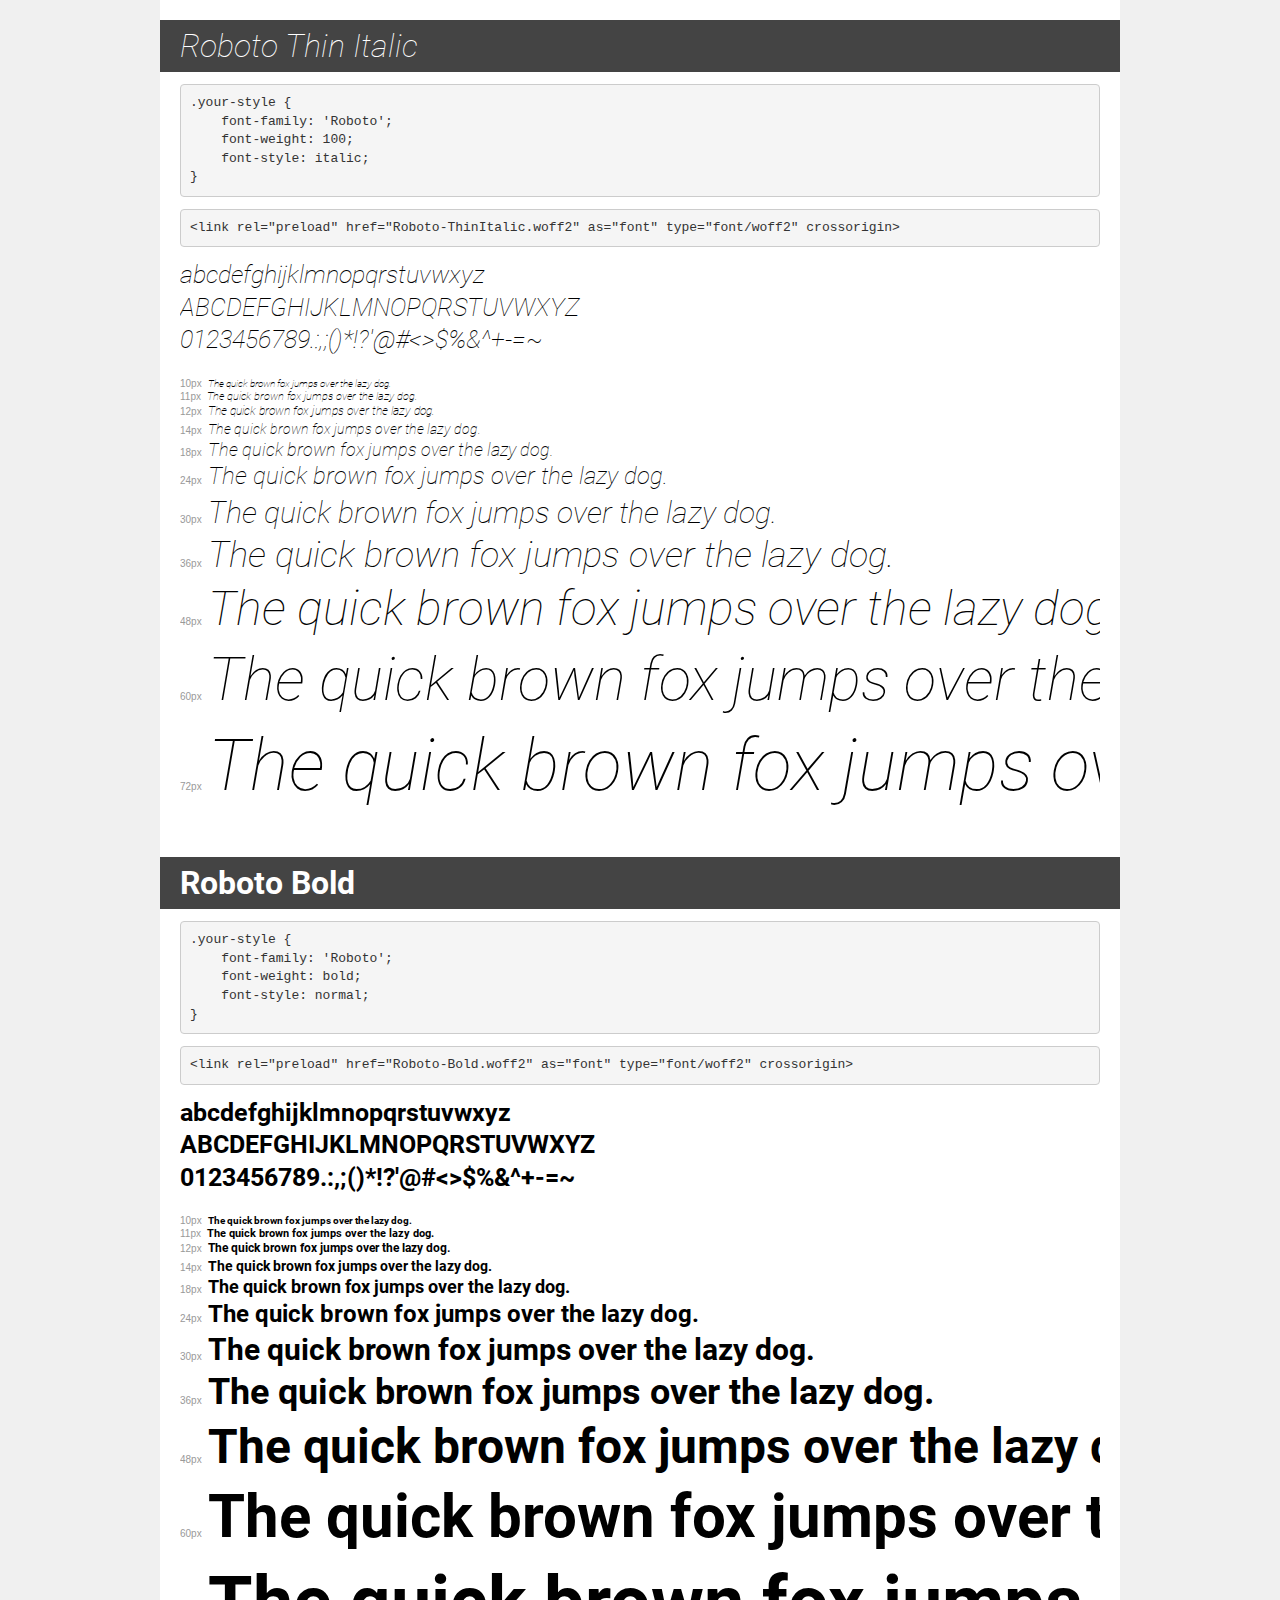
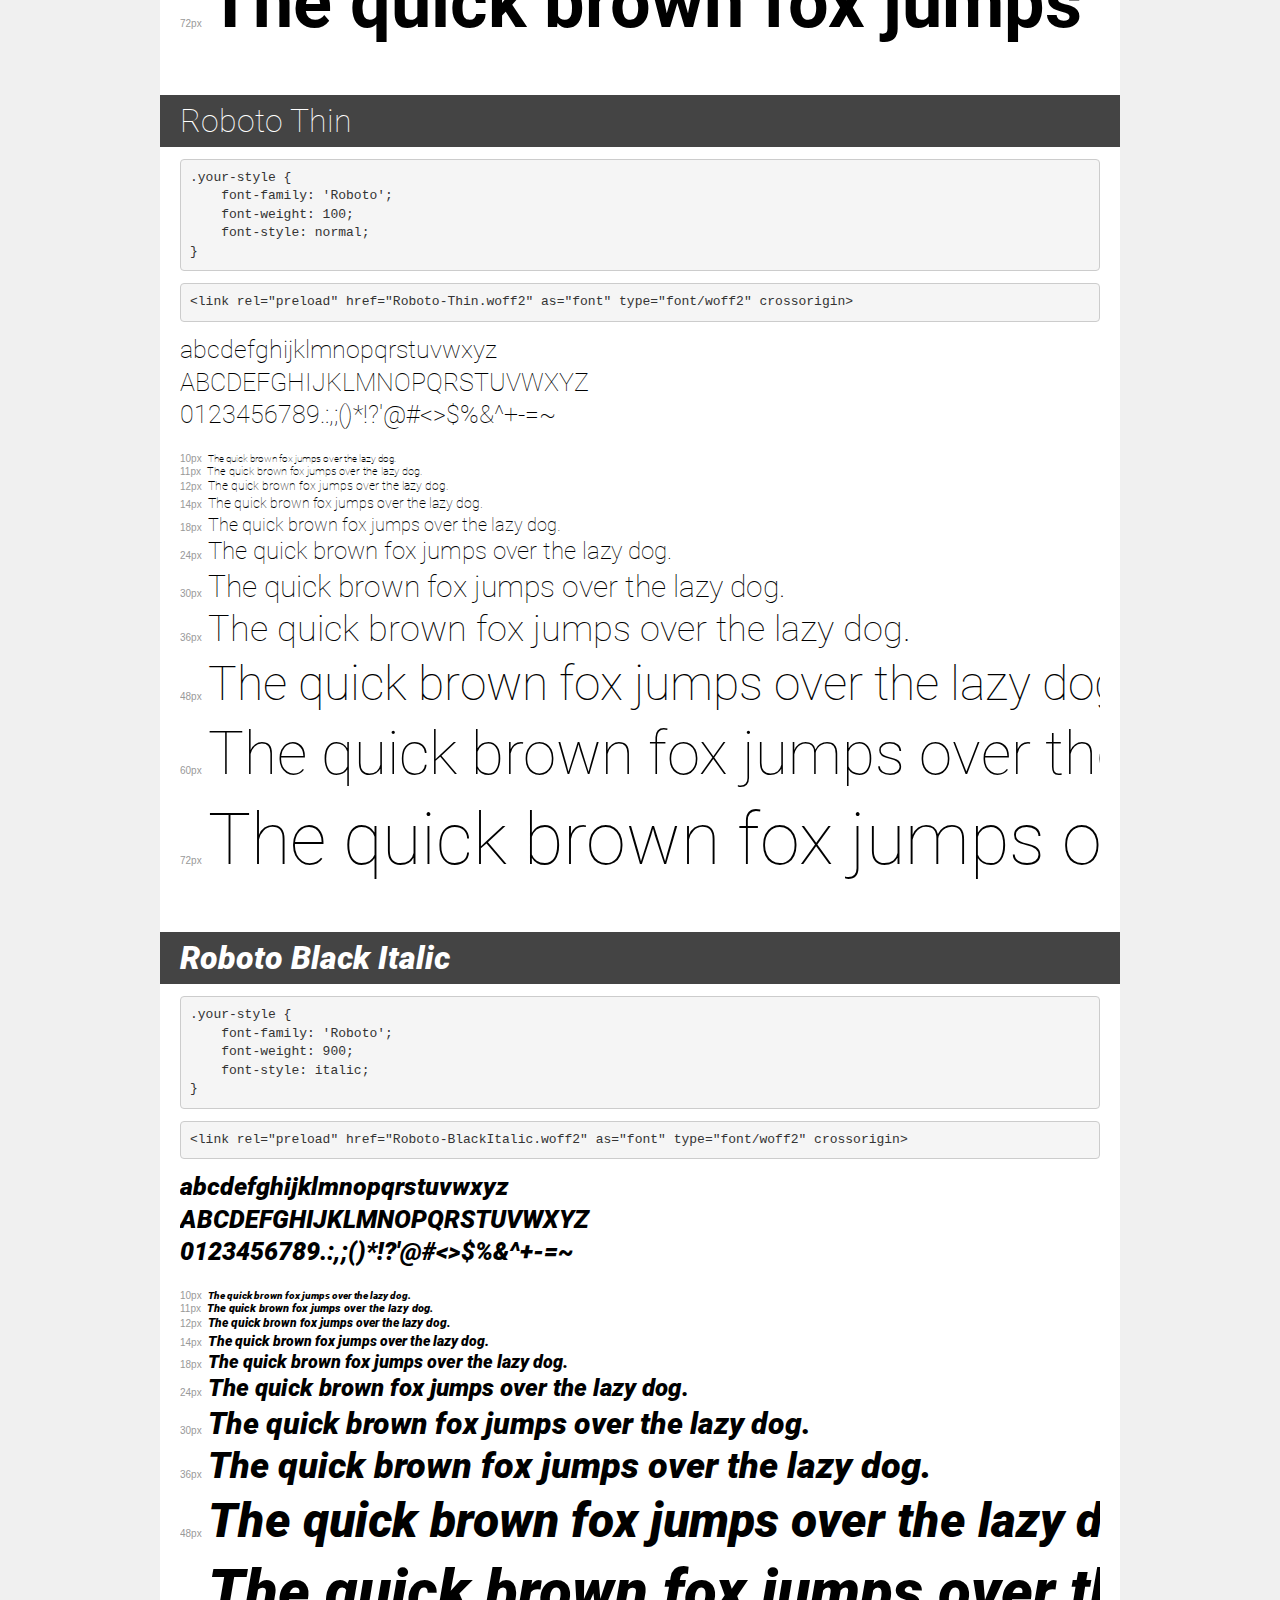
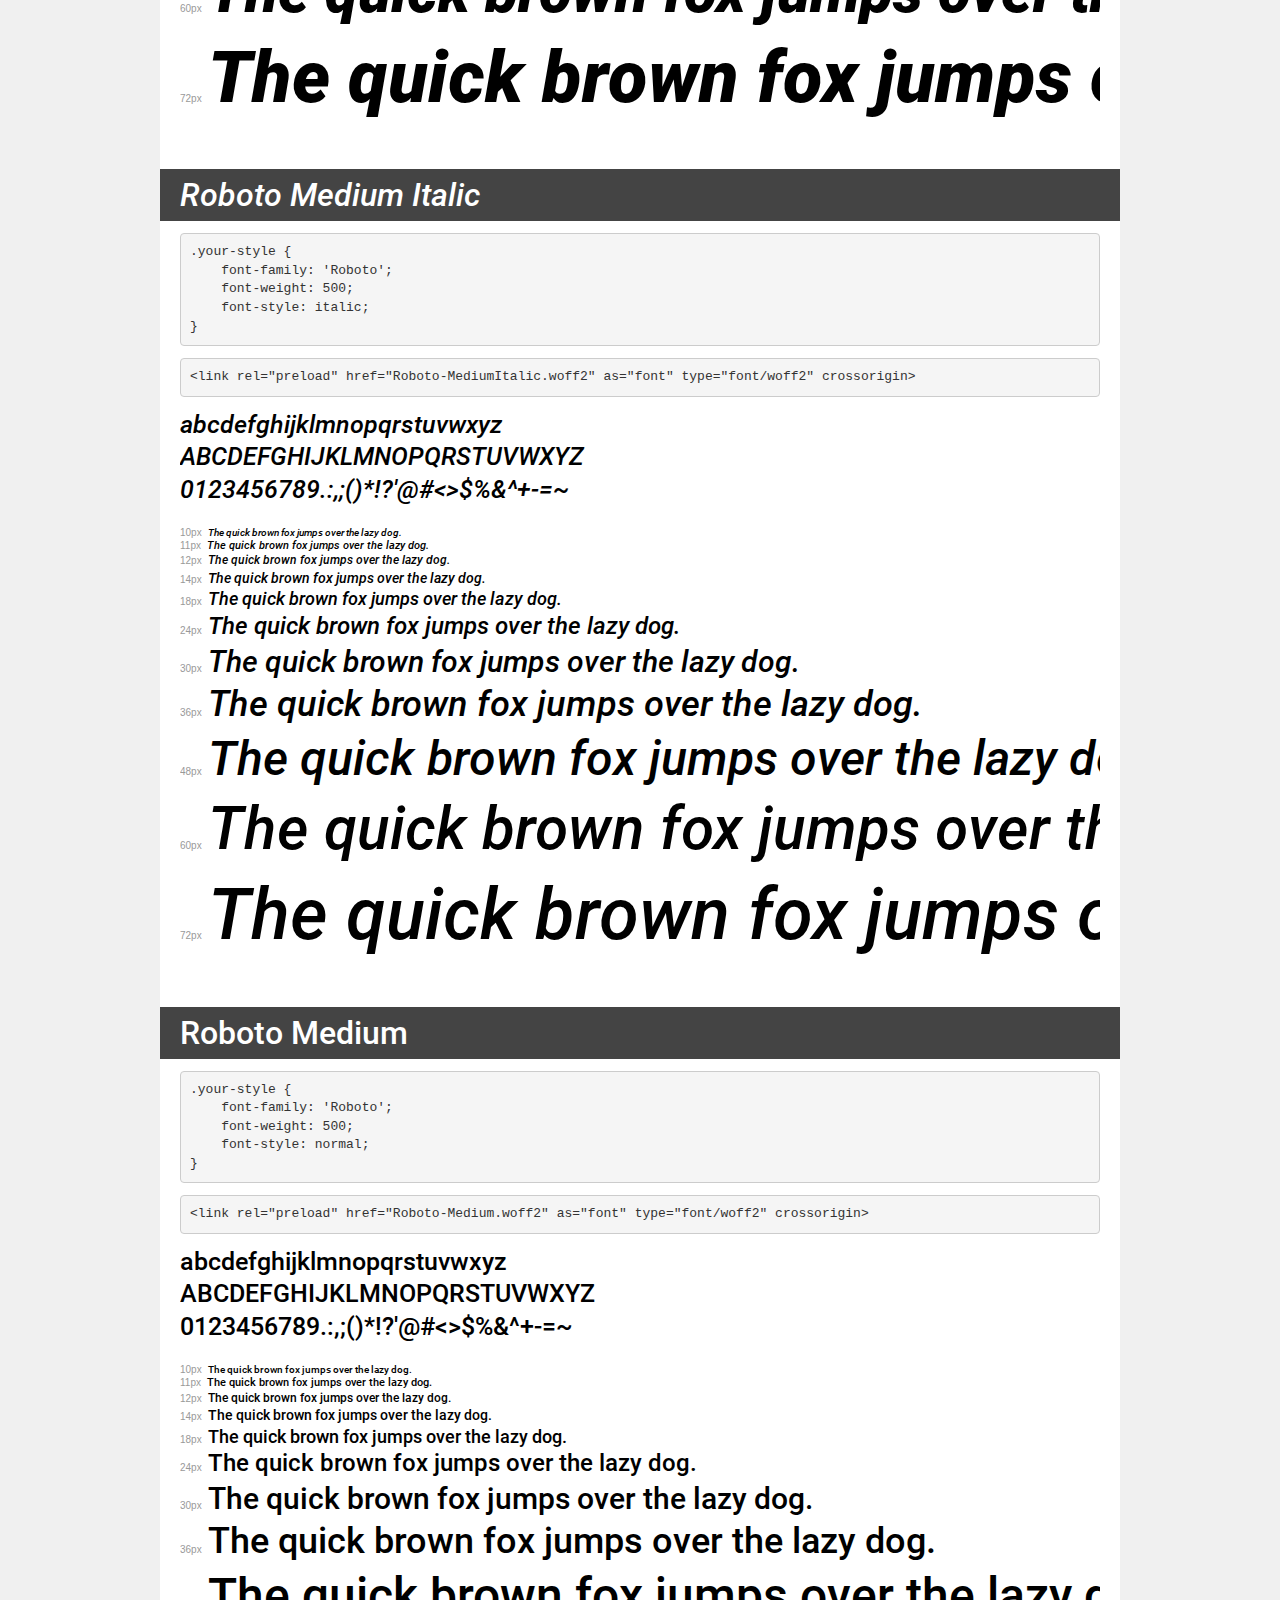
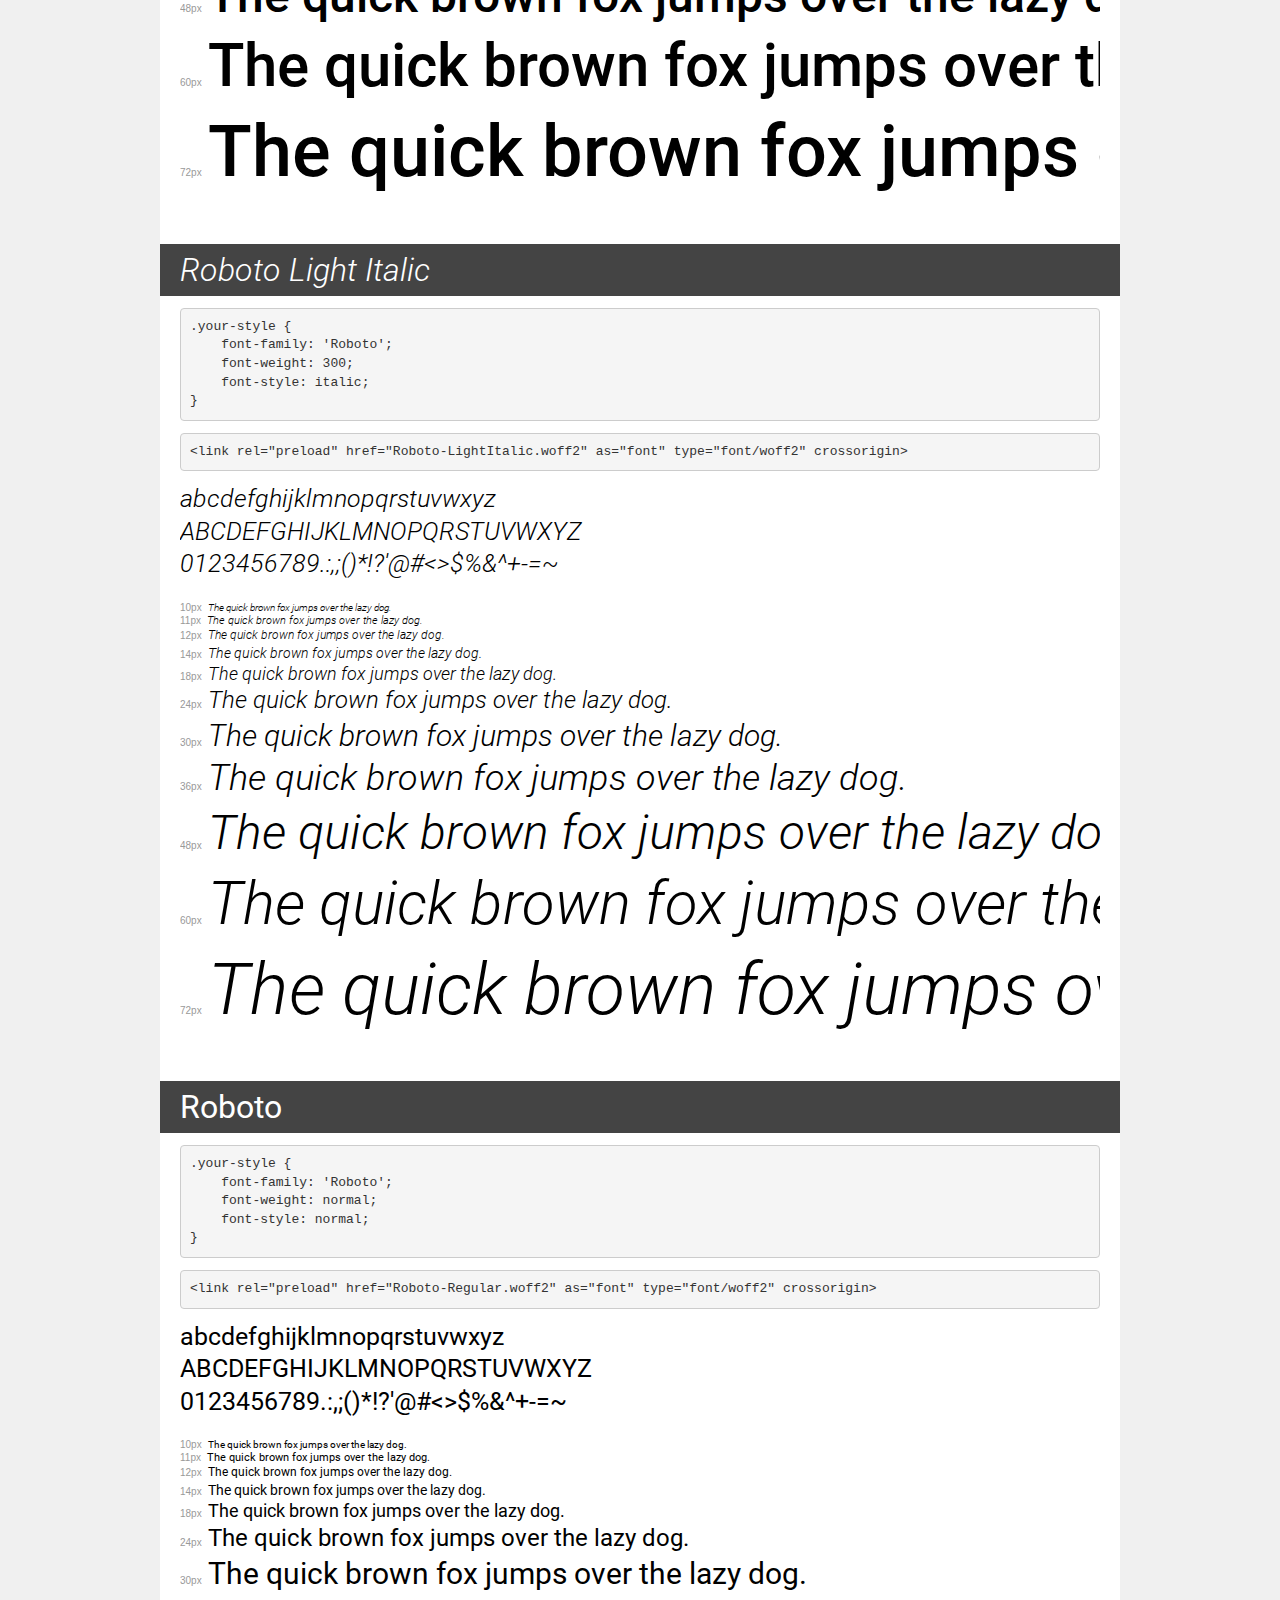
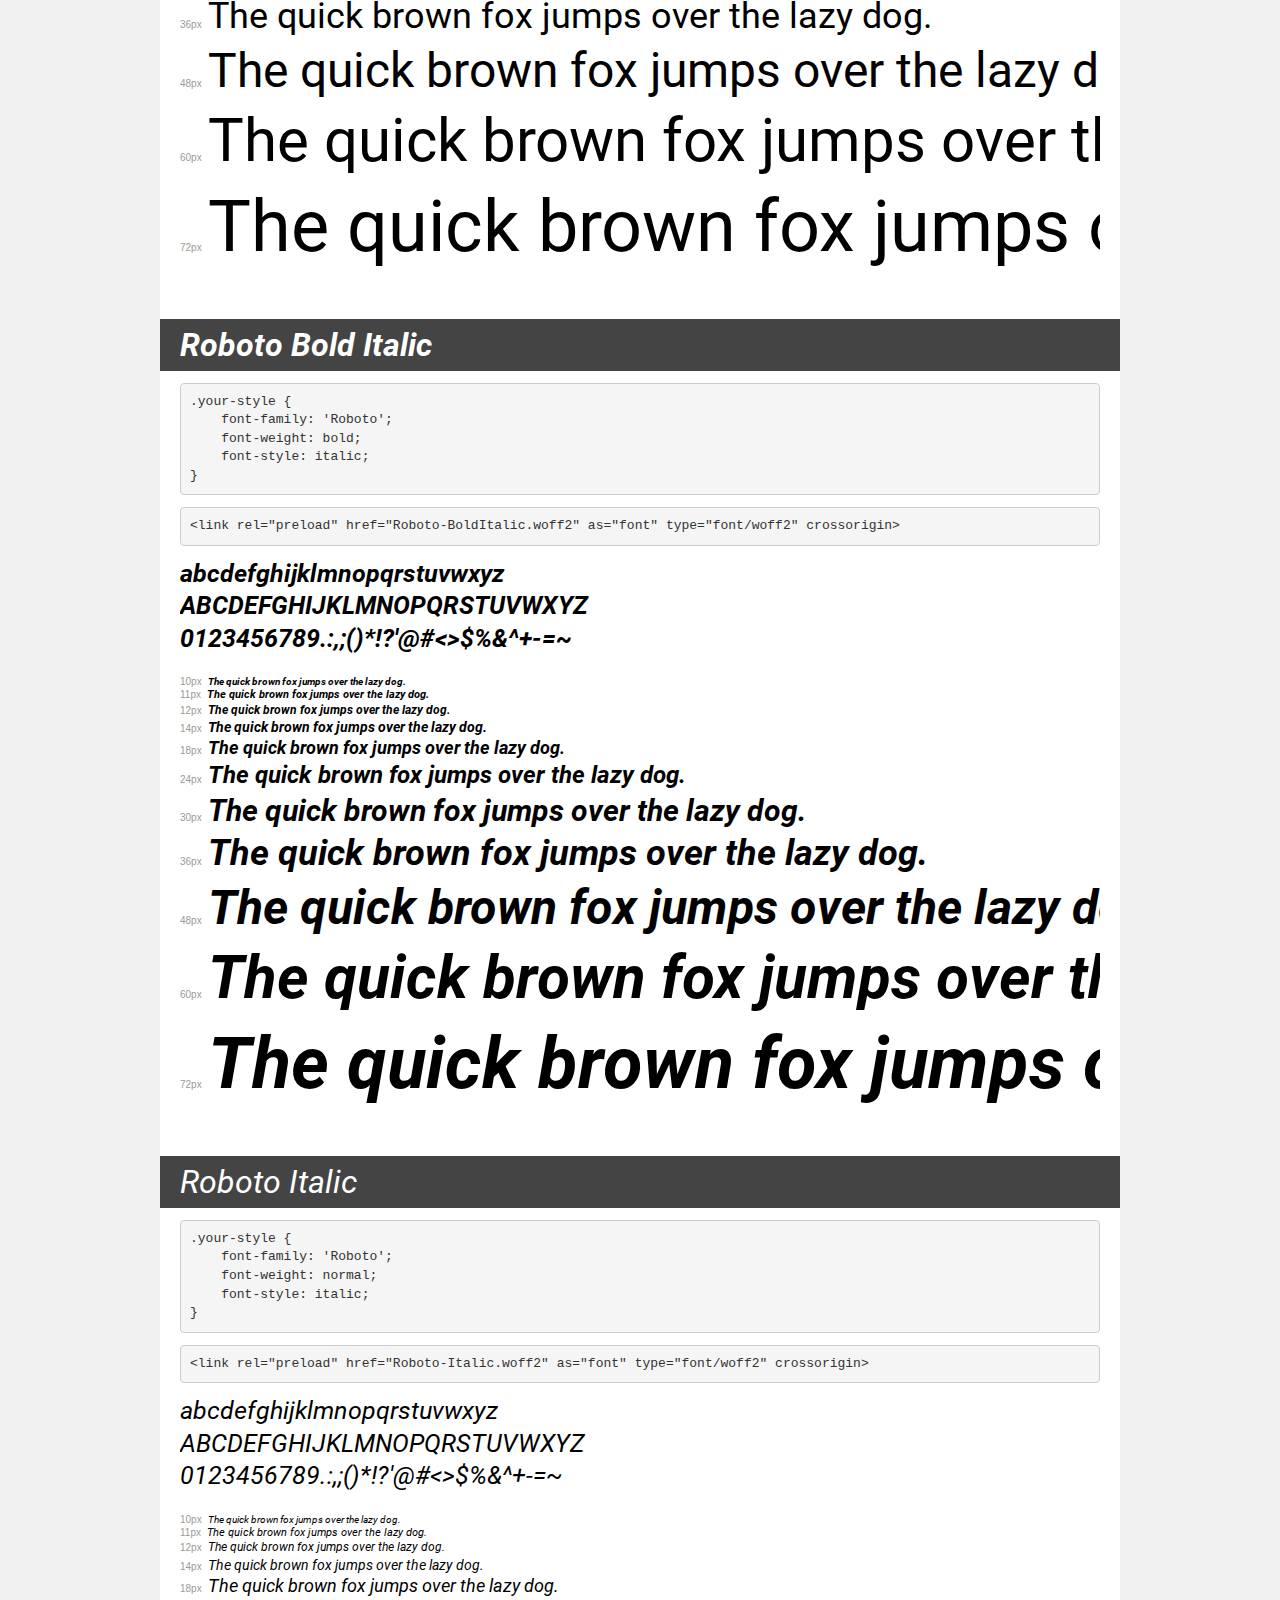
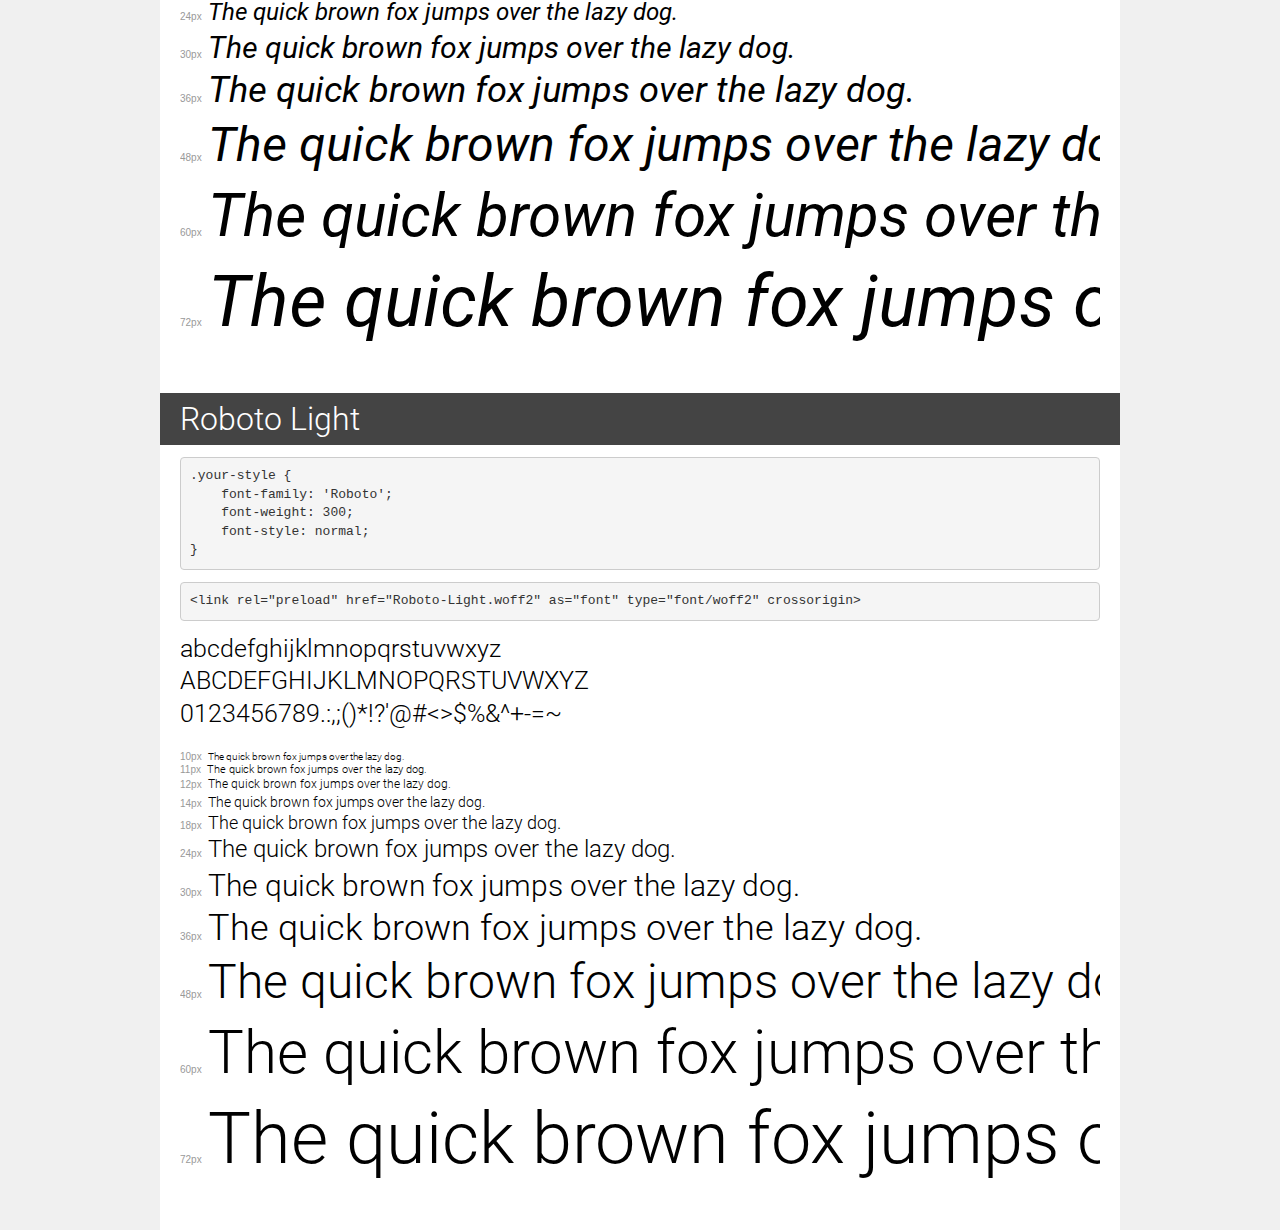
<file: webfonts/demo.html>
<!DOCTYPE html>
<html lang="en">
<head>
    <meta charset="utf-8">
    <meta http-equiv="X-UA-Compatible" content="IE=edge">
    <meta name="viewport" content="width=device-width, initial-scale=1">
    <meta name="robots" content="noindex, noarchive">
    <meta name="format-detection" content="telephone=no">
    <title>Transfonter demo</title>
    <link href="stylesheet.css" rel="stylesheet">
    <style>
        /*
        http://meyerweb.com/eric/tools/css/reset/
        v2.0 | 20110126
        License: none (public domain)
        */
        html, body, div, span, applet, object, iframe,
        h1, h2, h3, h4, h5, h6, p, blockquote, pre,
        a, abbr, acronym, address, big, cite, code,
        del, dfn, em, img, ins, kbd, q, s, samp,
        small, strike, strong, sub, sup, tt, var,
        b, u, i, center,
        dl, dt, dd, ol, ul, li,
        fieldset, form, label, legend,
        table, caption, tbody, tfoot, thead, tr, th, td,
        article, aside, canvas, details, embed,
        figure, figcaption, footer, header, hgroup,
        menu, nav, output, ruby, section, summary,
        time, mark, audio, video {
            margin: 0;
            padding: 0;
            border: 0;
            font-size: 100%;
            font: inherit;
            vertical-align: baseline;
        }
        /* HTML5 display-role reset for older browsers */
        article, aside, details, figcaption, figure,
        footer, header, hgroup, menu, nav, section {
            display: block;
        }
        body {
            line-height: 1;
        }
        ol, ul {
            list-style: none;
        }
        blockquote, q {
            quotes: none;
        }
        blockquote:before, blockquote:after,
        q:before, q:after {
            content: '';
            content: none;
        }
        table {
            border-collapse: collapse;
            border-spacing: 0;
        }
        /* demo styles */
        body {
            background: #f0f0f0;
            color: #000;
        }
        .page {
            background: #fff;
            width: 920px;
            margin: 0 auto;
            padding: 20px 20px 0 20px;
            overflow: hidden;
        }
        .font-container {
            overflow-x: auto;
            overflow-y: hidden;
            margin-bottom: 40px;
            line-height: 1.3;
            white-space: nowrap;
            padding-bottom: 5px;
        }
        h1 {
            position: relative;
            background: #444;
            font-size: 32px;
            color: #fff;
            padding: 10px 20px;
            margin: 0 -20px 12px -20px;
        }
        .letters {
            font-size: 25px;
            margin-bottom: 20px;
        }
        .s10:before {
            content: '10px';
        }
        .s11:before {
            content: '11px';
        }
        .s12:before {
            content: '12px';
        }
        .s14:before {
            content: '14px';
        }
        .s18:before {
            content: '18px';
        }
        .s24:before {
            content: '24px';
        }
        .s30:before {
            content: '30px';
        }
        .s36:before {
            content: '36px';
        }
        .s48:before {
            content: '48px';
        }
        .s60:before {
            content: '60px';
        }
        .s72:before {
            content: '72px';
        }
        .s10:before, .s11:before, .s12:before, .s14:before,
        .s18:before, .s24:before, .s30:before, .s36:before,
        .s48:before, .s60:before, .s72:before {
            font-family: Arial, sans-serif;
            font-size: 10px;
            font-weight: normal;
            font-style: normal;
            color: #999;
            padding-right: 6px;
        }
        pre {
            display: block;
            padding: 9px;
            margin: 0 0 12px;
            font-family: Monaco, Menlo, Consolas, "Courier New", monospace;
            font-size: 13px;
            line-height: 1.428571429;
            color: #333;
            font-weight: normal;
            font-style: normal;
            background-color: #f5f5f5;
            border: 1px solid #ccc;
            overflow-x: auto;
            border-radius: 4px;
        }
        /* responsive */
        @media (max-width: 959px) {
            .page {
                width: auto;
                margin: 0;
            }
        }
    </style>
</head>
<body>
<div class="page">
    <div class="demo">
        <h1 style="font-family: 'Roboto'; font-weight: 100; font-style: italic;">Roboto Thin Italic</h1>
        <pre title="Usage">.your-style {
    font-family: 'Roboto';
    font-weight: 100;
    font-style: italic;
}</pre>
        <pre title="Preload (optional)">
&lt;link rel=&quot;preload&quot; href=&quot;Roboto-ThinItalic.woff2&quot; as=&quot;font&quot; type=&quot;font/woff2&quot; crossorigin&gt;</pre>
        <div class="font-container" style="font-family: 'Roboto'; font-weight: 100; font-style: italic;">
            <p class="letters">
                abcdefghijklmnopqrstuvwxyz<br>
ABCDEFGHIJKLMNOPQRSTUVWXYZ<br>
                0123456789.:,;()*!?'@#&lt;&gt;$%&^+-=~
            </p>
            <p class="s10" style="font-size: 10px;">The quick brown fox jumps over the lazy dog.</p>
            <p class="s11" style="font-size: 11px;">The quick brown fox jumps over the lazy dog.</p>
            <p class="s12" style="font-size: 12px;">The quick brown fox jumps over the lazy dog.</p>
            <p class="s14" style="font-size: 14px;">The quick brown fox jumps over the lazy dog.</p>
            <p class="s18" style="font-size: 18px;">The quick brown fox jumps over the lazy dog.</p>
            <p class="s24" style="font-size: 24px;">The quick brown fox jumps over the lazy dog.</p>
            <p class="s30" style="font-size: 30px;">The quick brown fox jumps over the lazy dog.</p>
            <p class="s36" style="font-size: 36px;">The quick brown fox jumps over the lazy dog.</p>
            <p class="s48" style="font-size: 48px;">The quick brown fox jumps over the lazy dog.</p>
            <p class="s60" style="font-size: 60px;">The quick brown fox jumps over the lazy dog.</p>
            <p class="s72" style="font-size: 72px;">The quick brown fox jumps over the lazy dog.</p>
        </div>
    </div>

    <div class="demo">
        <h1 style="font-family: 'Roboto'; font-weight: bold; font-style: normal;">Roboto Bold</h1>
        <pre title="Usage">.your-style {
    font-family: 'Roboto';
    font-weight: bold;
    font-style: normal;
}</pre>
        <pre title="Preload (optional)">
&lt;link rel=&quot;preload&quot; href=&quot;Roboto-Bold.woff2&quot; as=&quot;font&quot; type=&quot;font/woff2&quot; crossorigin&gt;</pre>
        <div class="font-container" style="font-family: 'Roboto'; font-weight: bold; font-style: normal;">
            <p class="letters">
                abcdefghijklmnopqrstuvwxyz<br>
ABCDEFGHIJKLMNOPQRSTUVWXYZ<br>
                0123456789.:,;()*!?'@#&lt;&gt;$%&^+-=~
            </p>
            <p class="s10" style="font-size: 10px;">The quick brown fox jumps over the lazy dog.</p>
            <p class="s11" style="font-size: 11px;">The quick brown fox jumps over the lazy dog.</p>
            <p class="s12" style="font-size: 12px;">The quick brown fox jumps over the lazy dog.</p>
            <p class="s14" style="font-size: 14px;">The quick brown fox jumps over the lazy dog.</p>
            <p class="s18" style="font-size: 18px;">The quick brown fox jumps over the lazy dog.</p>
            <p class="s24" style="font-size: 24px;">The quick brown fox jumps over the lazy dog.</p>
            <p class="s30" style="font-size: 30px;">The quick brown fox jumps over the lazy dog.</p>
            <p class="s36" style="font-size: 36px;">The quick brown fox jumps over the lazy dog.</p>
            <p class="s48" style="font-size: 48px;">The quick brown fox jumps over the lazy dog.</p>
            <p class="s60" style="font-size: 60px;">The quick brown fox jumps over the lazy dog.</p>
            <p class="s72" style="font-size: 72px;">The quick brown fox jumps over the lazy dog.</p>
        </div>
    </div>

    <div class="demo">
        <h1 style="font-family: 'Roboto'; font-weight: 100; font-style: normal;">Roboto Thin</h1>
        <pre title="Usage">.your-style {
    font-family: 'Roboto';
    font-weight: 100;
    font-style: normal;
}</pre>
        <pre title="Preload (optional)">
&lt;link rel=&quot;preload&quot; href=&quot;Roboto-Thin.woff2&quot; as=&quot;font&quot; type=&quot;font/woff2&quot; crossorigin&gt;</pre>
        <div class="font-container" style="font-family: 'Roboto'; font-weight: 100; font-style: normal;">
            <p class="letters">
                abcdefghijklmnopqrstuvwxyz<br>
ABCDEFGHIJKLMNOPQRSTUVWXYZ<br>
                0123456789.:,;()*!?'@#&lt;&gt;$%&^+-=~
            </p>
            <p class="s10" style="font-size: 10px;">The quick brown fox jumps over the lazy dog.</p>
            <p class="s11" style="font-size: 11px;">The quick brown fox jumps over the lazy dog.</p>
            <p class="s12" style="font-size: 12px;">The quick brown fox jumps over the lazy dog.</p>
            <p class="s14" style="font-size: 14px;">The quick brown fox jumps over the lazy dog.</p>
            <p class="s18" style="font-size: 18px;">The quick brown fox jumps over the lazy dog.</p>
            <p class="s24" style="font-size: 24px;">The quick brown fox jumps over the lazy dog.</p>
            <p class="s30" style="font-size: 30px;">The quick brown fox jumps over the lazy dog.</p>
            <p class="s36" style="font-size: 36px;">The quick brown fox jumps over the lazy dog.</p>
            <p class="s48" style="font-size: 48px;">The quick brown fox jumps over the lazy dog.</p>
            <p class="s60" style="font-size: 60px;">The quick brown fox jumps over the lazy dog.</p>
            <p class="s72" style="font-size: 72px;">The quick brown fox jumps over the lazy dog.</p>
        </div>
    </div>

    <div class="demo">
        <h1 style="font-family: 'Roboto'; font-weight: 900; font-style: italic;">Roboto Black Italic</h1>
        <pre title="Usage">.your-style {
    font-family: 'Roboto';
    font-weight: 900;
    font-style: italic;
}</pre>
        <pre title="Preload (optional)">
&lt;link rel=&quot;preload&quot; href=&quot;Roboto-BlackItalic.woff2&quot; as=&quot;font&quot; type=&quot;font/woff2&quot; crossorigin&gt;</pre>
        <div class="font-container" style="font-family: 'Roboto'; font-weight: 900; font-style: italic;">
            <p class="letters">
                abcdefghijklmnopqrstuvwxyz<br>
ABCDEFGHIJKLMNOPQRSTUVWXYZ<br>
                0123456789.:,;()*!?'@#&lt;&gt;$%&^+-=~
            </p>
            <p class="s10" style="font-size: 10px;">The quick brown fox jumps over the lazy dog.</p>
            <p class="s11" style="font-size: 11px;">The quick brown fox jumps over the lazy dog.</p>
            <p class="s12" style="font-size: 12px;">The quick brown fox jumps over the lazy dog.</p>
            <p class="s14" style="font-size: 14px;">The quick brown fox jumps over the lazy dog.</p>
            <p class="s18" style="font-size: 18px;">The quick brown fox jumps over the lazy dog.</p>
            <p class="s24" style="font-size: 24px;">The quick brown fox jumps over the lazy dog.</p>
            <p class="s30" style="font-size: 30px;">The quick brown fox jumps over the lazy dog.</p>
            <p class="s36" style="font-size: 36px;">The quick brown fox jumps over the lazy dog.</p>
            <p class="s48" style="font-size: 48px;">The quick brown fox jumps over the lazy dog.</p>
            <p class="s60" style="font-size: 60px;">The quick brown fox jumps over the lazy dog.</p>
            <p class="s72" style="font-size: 72px;">The quick brown fox jumps over the lazy dog.</p>
        </div>
    </div>

    <div class="demo">
        <h1 style="font-family: 'Roboto'; font-weight: 500; font-style: italic;">Roboto Medium Italic</h1>
        <pre title="Usage">.your-style {
    font-family: 'Roboto';
    font-weight: 500;
    font-style: italic;
}</pre>
        <pre title="Preload (optional)">
&lt;link rel=&quot;preload&quot; href=&quot;Roboto-MediumItalic.woff2&quot; as=&quot;font&quot; type=&quot;font/woff2&quot; crossorigin&gt;</pre>
        <div class="font-container" style="font-family: 'Roboto'; font-weight: 500; font-style: italic;">
            <p class="letters">
                abcdefghijklmnopqrstuvwxyz<br>
ABCDEFGHIJKLMNOPQRSTUVWXYZ<br>
                0123456789.:,;()*!?'@#&lt;&gt;$%&^+-=~
            </p>
            <p class="s10" style="font-size: 10px;">The quick brown fox jumps over the lazy dog.</p>
            <p class="s11" style="font-size: 11px;">The quick brown fox jumps over the lazy dog.</p>
            <p class="s12" style="font-size: 12px;">The quick brown fox jumps over the lazy dog.</p>
            <p class="s14" style="font-size: 14px;">The quick brown fox jumps over the lazy dog.</p>
            <p class="s18" style="font-size: 18px;">The quick brown fox jumps over the lazy dog.</p>
            <p class="s24" style="font-size: 24px;">The quick brown fox jumps over the lazy dog.</p>
            <p class="s30" style="font-size: 30px;">The quick brown fox jumps over the lazy dog.</p>
            <p class="s36" style="font-size: 36px;">The quick brown fox jumps over the lazy dog.</p>
            <p class="s48" style="font-size: 48px;">The quick brown fox jumps over the lazy dog.</p>
            <p class="s60" style="font-size: 60px;">The quick brown fox jumps over the lazy dog.</p>
            <p class="s72" style="font-size: 72px;">The quick brown fox jumps over the lazy dog.</p>
        </div>
    </div>

    <div class="demo">
        <h1 style="font-family: 'Roboto'; font-weight: 500; font-style: normal;">Roboto Medium</h1>
        <pre title="Usage">.your-style {
    font-family: 'Roboto';
    font-weight: 500;
    font-style: normal;
}</pre>
        <pre title="Preload (optional)">
&lt;link rel=&quot;preload&quot; href=&quot;Roboto-Medium.woff2&quot; as=&quot;font&quot; type=&quot;font/woff2&quot; crossorigin&gt;</pre>
        <div class="font-container" style="font-family: 'Roboto'; font-weight: 500; font-style: normal;">
            <p class="letters">
                abcdefghijklmnopqrstuvwxyz<br>
ABCDEFGHIJKLMNOPQRSTUVWXYZ<br>
                0123456789.:,;()*!?'@#&lt;&gt;$%&^+-=~
            </p>
            <p class="s10" style="font-size: 10px;">The quick brown fox jumps over the lazy dog.</p>
            <p class="s11" style="font-size: 11px;">The quick brown fox jumps over the lazy dog.</p>
            <p class="s12" style="font-size: 12px;">The quick brown fox jumps over the lazy dog.</p>
            <p class="s14" style="font-size: 14px;">The quick brown fox jumps over the lazy dog.</p>
            <p class="s18" style="font-size: 18px;">The quick brown fox jumps over the lazy dog.</p>
            <p class="s24" style="font-size: 24px;">The quick brown fox jumps over the lazy dog.</p>
            <p class="s30" style="font-size: 30px;">The quick brown fox jumps over the lazy dog.</p>
            <p class="s36" style="font-size: 36px;">The quick brown fox jumps over the lazy dog.</p>
            <p class="s48" style="font-size: 48px;">The quick brown fox jumps over the lazy dog.</p>
            <p class="s60" style="font-size: 60px;">The quick brown fox jumps over the lazy dog.</p>
            <p class="s72" style="font-size: 72px;">The quick brown fox jumps over the lazy dog.</p>
        </div>
    </div>

    <div class="demo">
        <h1 style="font-family: 'Roboto'; font-weight: 300; font-style: italic;">Roboto Light Italic</h1>
        <pre title="Usage">.your-style {
    font-family: 'Roboto';
    font-weight: 300;
    font-style: italic;
}</pre>
        <pre title="Preload (optional)">
&lt;link rel=&quot;preload&quot; href=&quot;Roboto-LightItalic.woff2&quot; as=&quot;font&quot; type=&quot;font/woff2&quot; crossorigin&gt;</pre>
        <div class="font-container" style="font-family: 'Roboto'; font-weight: 300; font-style: italic;">
            <p class="letters">
                abcdefghijklmnopqrstuvwxyz<br>
ABCDEFGHIJKLMNOPQRSTUVWXYZ<br>
                0123456789.:,;()*!?'@#&lt;&gt;$%&^+-=~
            </p>
            <p class="s10" style="font-size: 10px;">The quick brown fox jumps over the lazy dog.</p>
            <p class="s11" style="font-size: 11px;">The quick brown fox jumps over the lazy dog.</p>
            <p class="s12" style="font-size: 12px;">The quick brown fox jumps over the lazy dog.</p>
            <p class="s14" style="font-size: 14px;">The quick brown fox jumps over the lazy dog.</p>
            <p class="s18" style="font-size: 18px;">The quick brown fox jumps over the lazy dog.</p>
            <p class="s24" style="font-size: 24px;">The quick brown fox jumps over the lazy dog.</p>
            <p class="s30" style="font-size: 30px;">The quick brown fox jumps over the lazy dog.</p>
            <p class="s36" style="font-size: 36px;">The quick brown fox jumps over the lazy dog.</p>
            <p class="s48" style="font-size: 48px;">The quick brown fox jumps over the lazy dog.</p>
            <p class="s60" style="font-size: 60px;">The quick brown fox jumps over the lazy dog.</p>
            <p class="s72" style="font-size: 72px;">The quick brown fox jumps over the lazy dog.</p>
        </div>
    </div>

    <div class="demo">
        <h1 style="font-family: 'Roboto'; font-weight: normal; font-style: normal;">Roboto</h1>
        <pre title="Usage">.your-style {
    font-family: 'Roboto';
    font-weight: normal;
    font-style: normal;
}</pre>
        <pre title="Preload (optional)">
&lt;link rel=&quot;preload&quot; href=&quot;Roboto-Regular.woff2&quot; as=&quot;font&quot; type=&quot;font/woff2&quot; crossorigin&gt;</pre>
        <div class="font-container" style="font-family: 'Roboto'; font-weight: normal; font-style: normal;">
            <p class="letters">
                abcdefghijklmnopqrstuvwxyz<br>
ABCDEFGHIJKLMNOPQRSTUVWXYZ<br>
                0123456789.:,;()*!?'@#&lt;&gt;$%&^+-=~
            </p>
            <p class="s10" style="font-size: 10px;">The quick brown fox jumps over the lazy dog.</p>
            <p class="s11" style="font-size: 11px;">The quick brown fox jumps over the lazy dog.</p>
            <p class="s12" style="font-size: 12px;">The quick brown fox jumps over the lazy dog.</p>
            <p class="s14" style="font-size: 14px;">The quick brown fox jumps over the lazy dog.</p>
            <p class="s18" style="font-size: 18px;">The quick brown fox jumps over the lazy dog.</p>
            <p class="s24" style="font-size: 24px;">The quick brown fox jumps over the lazy dog.</p>
            <p class="s30" style="font-size: 30px;">The quick brown fox jumps over the lazy dog.</p>
            <p class="s36" style="font-size: 36px;">The quick brown fox jumps over the lazy dog.</p>
            <p class="s48" style="font-size: 48px;">The quick brown fox jumps over the lazy dog.</p>
            <p class="s60" style="font-size: 60px;">The quick brown fox jumps over the lazy dog.</p>
            <p class="s72" style="font-size: 72px;">The quick brown fox jumps over the lazy dog.</p>
        </div>
    </div>

    <div class="demo">
        <h1 style="font-family: 'Roboto'; font-weight: bold; font-style: italic;">Roboto Bold Italic</h1>
        <pre title="Usage">.your-style {
    font-family: 'Roboto';
    font-weight: bold;
    font-style: italic;
}</pre>
        <pre title="Preload (optional)">
&lt;link rel=&quot;preload&quot; href=&quot;Roboto-BoldItalic.woff2&quot; as=&quot;font&quot; type=&quot;font/woff2&quot; crossorigin&gt;</pre>
        <div class="font-container" style="font-family: 'Roboto'; font-weight: bold; font-style: italic;">
            <p class="letters">
                abcdefghijklmnopqrstuvwxyz<br>
ABCDEFGHIJKLMNOPQRSTUVWXYZ<br>
                0123456789.:,;()*!?'@#&lt;&gt;$%&^+-=~
            </p>
            <p class="s10" style="font-size: 10px;">The quick brown fox jumps over the lazy dog.</p>
            <p class="s11" style="font-size: 11px;">The quick brown fox jumps over the lazy dog.</p>
            <p class="s12" style="font-size: 12px;">The quick brown fox jumps over the lazy dog.</p>
            <p class="s14" style="font-size: 14px;">The quick brown fox jumps over the lazy dog.</p>
            <p class="s18" style="font-size: 18px;">The quick brown fox jumps over the lazy dog.</p>
            <p class="s24" style="font-size: 24px;">The quick brown fox jumps over the lazy dog.</p>
            <p class="s30" style="font-size: 30px;">The quick brown fox jumps over the lazy dog.</p>
            <p class="s36" style="font-size: 36px;">The quick brown fox jumps over the lazy dog.</p>
            <p class="s48" style="font-size: 48px;">The quick brown fox jumps over the lazy dog.</p>
            <p class="s60" style="font-size: 60px;">The quick brown fox jumps over the lazy dog.</p>
            <p class="s72" style="font-size: 72px;">The quick brown fox jumps over the lazy dog.</p>
        </div>
    </div>

    <div class="demo">
        <h1 style="font-family: 'Roboto'; font-weight: normal; font-style: italic;">Roboto Italic</h1>
        <pre title="Usage">.your-style {
    font-family: 'Roboto';
    font-weight: normal;
    font-style: italic;
}</pre>
        <pre title="Preload (optional)">
&lt;link rel=&quot;preload&quot; href=&quot;Roboto-Italic.woff2&quot; as=&quot;font&quot; type=&quot;font/woff2&quot; crossorigin&gt;</pre>
        <div class="font-container" style="font-family: 'Roboto'; font-weight: normal; font-style: italic;">
            <p class="letters">
                abcdefghijklmnopqrstuvwxyz<br>
ABCDEFGHIJKLMNOPQRSTUVWXYZ<br>
                0123456789.:,;()*!?'@#&lt;&gt;$%&^+-=~
            </p>
            <p class="s10" style="font-size: 10px;">The quick brown fox jumps over the lazy dog.</p>
            <p class="s11" style="font-size: 11px;">The quick brown fox jumps over the lazy dog.</p>
            <p class="s12" style="font-size: 12px;">The quick brown fox jumps over the lazy dog.</p>
            <p class="s14" style="font-size: 14px;">The quick brown fox jumps over the lazy dog.</p>
            <p class="s18" style="font-size: 18px;">The quick brown fox jumps over the lazy dog.</p>
            <p class="s24" style="font-size: 24px;">The quick brown fox jumps over the lazy dog.</p>
            <p class="s30" style="font-size: 30px;">The quick brown fox jumps over the lazy dog.</p>
            <p class="s36" style="font-size: 36px;">The quick brown fox jumps over the lazy dog.</p>
            <p class="s48" style="font-size: 48px;">The quick brown fox jumps over the lazy dog.</p>
            <p class="s60" style="font-size: 60px;">The quick brown fox jumps over the lazy dog.</p>
            <p class="s72" style="font-size: 72px;">The quick brown fox jumps over the lazy dog.</p>
        </div>
    </div>

    <div class="demo">
        <h1 style="font-family: 'Roboto'; font-weight: 300; font-style: normal;">Roboto Light</h1>
        <pre title="Usage">.your-style {
    font-family: 'Roboto';
    font-weight: 300;
    font-style: normal;
}</pre>
        <pre title="Preload (optional)">
&lt;link rel=&quot;preload&quot; href=&quot;Roboto-Light.woff2&quot; as=&quot;font&quot; type=&quot;font/woff2&quot; crossorigin&gt;</pre>
        <div class="font-container" style="font-family: 'Roboto'; font-weight: 300; font-style: normal;">
            <p class="letters">
                abcdefghijklmnopqrstuvwxyz<br>
ABCDEFGHIJKLMNOPQRSTUVWXYZ<br>
                0123456789.:,;()*!?'@#&lt;&gt;$%&^+-=~
            </p>
            <p class="s10" style="font-size: 10px;">The quick brown fox jumps over the lazy dog.</p>
            <p class="s11" style="font-size: 11px;">The quick brown fox jumps over the lazy dog.</p>
            <p class="s12" style="font-size: 12px;">The quick brown fox jumps over the lazy dog.</p>
            <p class="s14" style="font-size: 14px;">The quick brown fox jumps over the lazy dog.</p>
            <p class="s18" style="font-size: 18px;">The quick brown fox jumps over the lazy dog.</p>
            <p class="s24" style="font-size: 24px;">The quick brown fox jumps over the lazy dog.</p>
            <p class="s30" style="font-size: 30px;">The quick brown fox jumps over the lazy dog.</p>
            <p class="s36" style="font-size: 36px;">The quick brown fox jumps over the lazy dog.</p>
            <p class="s48" style="font-size: 48px;">The quick brown fox jumps over the lazy dog.</p>
            <p class="s60" style="font-size: 60px;">The quick brown fox jumps over the lazy dog.</p>
            <p class="s72" style="font-size: 72px;">The quick brown fox jumps over the lazy dog.</p>
        </div>
    </div>

</div>
</body>
</html>
</file>
<file: css/style.css>
*{
    box-sizing: border-box;
    margin: 0;
    padding: 0;
}
html{
    scroll-behavior: smooth;
}

.navbar{
   
    max-width: 1320px;
    margin: auto;
    display: flex;
    justify-content: space-between;
    padding: 20px 20px ;
    align-items: center;
    top: 0%;
    position: relative;
    background-color: white;
    
   
 
}

header{
    position: fixed;
    width: 100%;
    background-color: white;
     z-index: 100;
     box-shadow: rgba(0, 0, 0, 0.16) 0px 1px 4px;

}

.w-100{
    
    max-width: 100px;
 
}
.logo{
    font-family: "Roboto", sans-serif;
    
}



.box:nth-child(2){
    width: 100%;
}

a{
    font-size: 24px;
    font-family: "Roboto", sans-serif;
    display: flex;
    flex-wrap: wrap;
    justify-content: end;
    color: #606060;
    text-decoration: none;
    transition: all 0.5s;
   
}

.item{
    display: flex;
    flex-wrap: wrap;
    width: 100%;
}

.box-lists{
    width: 100%;
    display: flex;
    justify-content: center;
    gap: 4%;
   
}

.it{
    font-size: 16px;
    color: #606060;
   
    margin-top: 10px;
    margin-left: 0px 0px -2px;
    font-size: 16px;
   
    font-family: "Roboto", sans-serif;
}

.it:hover{
    color:#d4a055;
}

.box-icons{
    display: flex;
    justify-content: space-between;
    height: 100%;
    gap:5px;
}

.box-icons i{
    font-size: 25px;
  
  
}
.ri-search-line:hover{
    color:#d4a055;
}

.ri-settings-5-line:hover{
    color:#d4a055;
}

.ri-shopping-cart-2-line:hover{
    color:#d4a055;
}



button{
   
    border: 1px solid orange;
    color: orange;
}


.ri-menu-line{
    color:orange;
    font-size: 20px;
    font-weight: 700;
 
}

.btn-nav{
    width: 32px;
    height: 40px;
    background-color: transparent;
}

.link{
    position: absolute;
    left: 50%;
    width: 200px;   
    display: flex;
 
    padding-top: 4%;
   
    
}


.link > a{
    font-size: 15px;
    border: 2px solid orange;
    border-radius: 10px;
    padding: 2%;
    margin-left: 4%;
}


.container{
    
    max-width: 1350px;
    overflow-x: hidden;
    margin: auto;
    position: relative;
    padding-bottom: 10%;
}

.slider{
   
    width: 300%;
    height: 100%;
    display: flex;
}

.box-sli{
  
    width: 100%;
    height: 100%;
    display: flex;
    flex-wrap: wrap;
}

.box-two{
   
    width: 50%;
    padding-top: 10%;
}

.box-item{
    
    width: 100%;
    
}


.box-img{
  
   
    width: 100%;

}
.box-img > img{
    width: 70%;
    padding-left: 20px;
}

    /* container1 sesion start */

    .containerproduct{
       
        margin: auto;
        max-width: 1320px;
        margin-top:5% ;
        padding: 10px;
        
    }


    .main-boxs{
      
    
        display: flex;
        flex-wrap: wrap;
    }



    .box2{
       
        width: 25%;
        transition: all 0.8s;
        padding: 5px;
    }

    .box1{
        transition: all 0.8s;
        width: 50%;
       
    }
   .box-2-imgcont{
    
    width: 100%;
    display: flex;
    flex-wrap: wrap;
    padding: 5px;
   }

   .box-2-img{
   
    width: 30%;
    
   }
   .box-2-cont{
    
    width: 70%;
    
   }

   .boximg1{
        padding-top: 10%;
   }

    .boxpimg{
        background-color: #f8f9fd;
        
       
        /* display: flex; */
    }

   

    

    .boxpimg:hover h2{
        color: #e89c2d;
    }

    .boxpimg2:hover button{
        background-color: #5d5c5b;
        color: white;
       
    }

    .boxpimg2:hover h2{
        color: #e89c2d;
    }

   .armchair{
        padding: 0%;
        font-size: 18px;
        font-family: "Roboto", sans-serif;
        color: #5f5b57;
        padding-top: 5%;
        text-align: center;
        
   }

   .pac{
    padding: 0%;
    padding-top: 8%;
    text-align: center;
    padding-bottom: 16px;
   }

   .phl{
    padding: 0%;
    padding-top: 5%;
    text-align: center;
    padding-bottom: 12px;
   }
  
    .boxpimg > img{
        padding-left: 30%;
    }
    .d-flex{
    display: flex;
    padding: 5px;
    flex-wrap:wrap
}
    .box1-1{
      
        background-color: #f8f9fd;
    }

    
    .box1-1:first-child{
        width: 30%;
    }
    .box1-1:last-child{
        width: 70%;
    }

    .box1-1 > img{
            padding-top: 25px;
            padding-left: 10px;
           padding-bottom: 23px;
    }

    .box1-1 > h2{
        padding-top: 7%;
        padding-left: 0%;
        font-size: 18px;
        font-family: "Roboto", sans-serif;
        color: #5f5b57;
    }

    .box1-1>p{
        padding-top: 5%;
        padding-left: 0%;
    }

    .more-btn{
        width: 118px;
        height: 40px;
        line-height: 40px;
        border: 1px solid #5f5b57;
        font-family: "Roboto", sans-serif;
        font-size: 14px;
        margin-top: 23px;
        color: #5f5b57;
        background-color: #f8f9fd;
    
    }

   
          
   
      /* container1 sesion end */


h2{
    padding-left: 15%;
    padding-top: 10%;
    color: #958d87;
    font-family: "Roboto", sans-serif;
}

h1{
    padding-left: 15%;
    padding-top: 2%;
    color: #606060;
    font-family: "Roboto", sans-serif;
    font-size: 41px;
}

p{
    padding-left: 15%;
    padding-top: 5%;
    padding-bottom: 4%;
    color: #a3a1a3;
    font-family: "Roboto", sans-serif;
}

.ri-subtract-line{
    font-size: 17px;
    font-family: "Roboto", sans-serif;
    padding-left: 15%;
    
}

.add{
  margin-top: 5%;
   margin-left: 15%;
   width: 24%;
   height: 60px;
   color: white;
   background-color: #e89c2d;
   font-size: 16px;
   font-family: "Roboto", sans-serif;
   transition: all 0.6s;
}

.add:hover{
    border: 1px solid #e89c2d;
    background-color: white;
    color: #e89c2d;
}

.more{
    margin-top: 5%;
  
    width: 24%;
    height: 60px;
    color: #e89c2d;
     background-color: #f8f9fd;
    font-size: 16px;
    font-family: "Roboto", sans-serif;
     border: none;
     transition: all 0.6s;
}

.more:hover{
    border: 1px solid #e89c2d;
}


h3{
    padding-left: 35%;
    padding-top: 5%;
    font-family: "Roboto", sans-serif;
    color: #5d5c5b;
}


h4{
    font-family: "Roboto", sans-serif;
    color: #5d5c5b;
    font-size: 18px;
    padding-top: 10%;
}



h6{
    font-size: 14px;
    color: #5f5b57;;
    font-family: "Roboto", sans-serif;
    display: flex;
    gap: 5px;
}

.color{
    color:orange;
}

.dis{
    width: 30%;
    height: 40px;
    margin-top: 5%;
    color: #5f5b57;;
    border: 1px solid  #5f5b57;
    font-size: 14px;
    font-family: "Roboto", sans-serif;
}

.NA{
    font-size: 30px;
    font-family: "Roboto", sans-serif;
    color: #5f5b57;
    text-align: center;
    padding-top: 3%;
    padding-left: 0%;
    padding-bottom: 3%;
}


/* .container2 start */

    .container2{
       
        max-width: 1320px;
        margin: auto;
        display: flex;
        flex-wrap: wrap;
        
        padding: 10px;
    }

        .main-ariival-box{
            
            width: 100%;
            
            display: flex;
            flex-wrap: wrap;
        }

        .main-prod-8{
           
            
            width: 25%;
            padding: 10px;
        }

        .main-prod-8:hover h2{
            color: #e89c2d;
        } 


        .sub-main-prod{
          
            padding-top: 30%;
            padding-bottom: 30%;
            display: flex;
            justify-content: center;
            align-items: center;
            background-color: #f8f9fd;
            position: relative;
            
        }
        
        .sub-main-prod > img{
            height: 120px;
            width: 40%;
            transition: all 0.5s;
        }

        .sub-main-prod:hover img{
            scale: 1.4;
        }

        .sub-main-prod:before{
            content: "";
            height: 0;
            width: 0; 
            position: absolute;
            transition: all 0.5s;
            background-color: rgba(0, 0, 0, 0.055);
            
        }
        .sub-main-prod:hover:before{
            height: 100%;
            width: 100%;
           
        }
        .prod-btn{
            position: absolute;
            bottom: 0px;
            height: 0px;
            background-color:#33383c;
            width: 100%;
            transition: all 0.5s;
            display: flex;
            color: white;
            overflow: hidden;
        
        }
        .sub-main-prod:hover .pro-btn{
            height: 35px;
            display: flex;
        }
        .add1{
            padding:10px;
            font-size:15px;
            color: white;
        }
        .cart{
            padding:10px;
            
        }
        .cart:hover{
           color:white
            
        }
        .heart{
            padding:10px;
            margin-left:auto;
        }
        .full{
            padding: 10px;
        }
        .heart:hover{
            color:white;
        }
        .full:hover{
            color:white;
        }
      
            
        .sub-main-prod:hover .prod-btn{
            height: 40px;
            display: flex;
        }
        .sale{
            position: absolute;
            padding:5px 17px 5px 17px;
            top:3%;
            left:79%;
            background-color: #e89c2d;  
         
        }
        .sale2{
                background-color:#47d93c;
        }
        .text1{
            color:white;
        }
        
        
        
      
        .sub-main-cont > h2{
           font-size: 16px;
           color: #5f5b57;
           padding-top: 7%;
           padding-left: 0%;
           text-align: center;
           font-family: "Roboto", sans-serif;
             
        }

        .sub-main-cont > p{
            padding-top: 5%;
            color: #5f5b57;
            font-family: "Roboto", sans-serif;
            font-size: 16px;
            text-align: center;
            padding-left: 0%;
            
        }
        

      

/* .container2 end */


.containerwall{
    
    max-width: 100%;
    margin-top: 5%;
    
}

.box-back-wall{
    
   
    height: 600PX;
    background-image: url("../img/table-banner.jpg");
    display: flex;
    flex-wrap: wrap;
    position: relative;
}

.box-wall-2{

    width: 33%;
    height: 100%;
    background-color: #384041;
    opacity: 0.95;
   
}

.content-wall{
    position: absolute;
   
   
    margin-left: 20%;
    margin-top: 10%;
}

.content-wall > h2{
    color: white;
    font-size: 32px;
    text-align: start;
    padding: 0%;
    padding-bottom: 2%;
}

.content-wall > p{
    padding-top: 2%;
    padding-left: 0%;
    color: white;
    line-height: 25px;
    font-size: 18px;
    letter-spacing: 2;
}

.content-wall > h6{
    color: white;
    font-size: 16px;
    font-family: "Roboto", sans-serif;
    padding-bottom: 5%  ;

}

.content-wall > button{
    width: 28%;
    padding: 15px;
    background-color: #e89c2d;
    color: white;
    font-family: "Roboto", sans-serif;
    font-size: 16px;
}
.containerfp{
   
    max-width: 1320px;
    margin: auto;
    padding: 10px;
    display: flex;
    flex-wrap: wrap;
}

.main-product{
    
    width: 100%;
    
    display: flex;
    flex-wrap: wrap;
}

.product{
    
    width: 25%;
    padding: 10px;
}



.produc-img > img{
    width: 100%;
    
}



.price{
    padding-top: 15px;
    font-family: "Roboto", sans-serif;
    display: flex;
    justify-content: center;
    color: gray;
}
.text{
    text-align: center;
    font-family: "Roboto", sans-serif;
    color: #5f5b57;
    padding-top: 8px;
    
}

.containerlb{
  
    max-width: 1320px;
    margin: auto;
    
    display: flex;
    flex-wrap: wrap;
    padding: 10px;
}

.main-blog{
    
    width: 100%;
     display: flex;
    flex-wrap: wrap;
    padding: 10px;
}

.box-lb{
    width: 33.33%;
    transition: all 0.8s;
    padding: 10px;
}

.box-lb:hover h2{
        color: orange;

}

.box-lb-img{
    position: relative;
    overflow: hidden;
    width: 100%;
   
    
}

.box-lb-img img{
    transition: all 0.5s;
}

.box-lb-img:hover img{
    scale: 1.2;
}
.box-lb-img:before{
    content: "";
    height: 0;
    width: 0; 
    position: absolute;
    left: 50%;
    top: 50%;
    z-index: 10;
    transition: all 0.5s;
    background-color: rgba(0, 0, 0, 0.151);
    
}
.box-lb-img:hover:before{
    height: 100%;
    width: 100%;
    left: 0%;
    top: 0%;
   
}

.box-lb-con{
    
    width: 100%;
    
}

.box-lb-img > img{
    width: 100%;
}

.lbh2{
    font-size: 16px;
    color: #5f5b57;
    font-family: "Roboto", sans-serif;
    padding-top: 5%;
    padding-left: 0%;
}
h5{
    font-size: 14px;
    font-family: "Roboto", sans-serif;
    color: #bcb7b2;
    padding-top: 3%;
}

.lbp{
    font-size: 13px;
    font-family: "Roboto", sans-serif;
    color: #95908b;
    padding-left: 0%;
    padding-right: 6%;
    line-height: 22px;
}

.bg-color{
    background-color: #f8f9fd;
}
.containerlogo{
    
    max-width: 1320px;
    margin: auto;
    overflow-x: hidden;
    margin-top: 4%;
    padding: 10px;
}

.box-logo{

    
    display: flex;
    
    
}

.box-logo-5{
    
    width: 259px;
    display: flex;
   justify-content: center;
   padding: 5%;
}

.containerfooter{
    
    max-width: 1320px;
    margin: auto;
    margin-top: 5%;
    
    padding: 10px;
}

.box-footer{
   
   
    display: flex;
    flex-wrap: wrap;
    padding: 10px;
}

.box-4-foo{
   
    width: 25%;
}

li{
    list-style-type:none;
    padding-top:20px;
    color: #a09e9c;
    font-size: 16px;
    font-family: "Roboto", sans-serif;
    
}

li:hover{
    color: #e89c2d;
    width: 300px;
    padding-left:15px;
    transition: all 0.5s;
    
}

.pfooter{
    padding-left: 0%;
    padding-top: 40px;
}

.box-foo-input{
    
    padding: 22px;
    width: 90%;
    box-shadow: rgba(0, 0, 0, 0.35) 0px 5px 15px;
}
.box-foo-input:hover{
    box-shadow: rgba(0, 0, 0, 0.24) 0px 3px 8px;
}

.foo-p{
    font-size: 14px;
    padding: 0%;
    display: flex;
    flex-wrap: wrap;
    justify-content: start;
    color: #5f5b57;

}
.ri-send-plane-fill{
    padding-left: 36%;
    color: orange;
    font-size: 20px;
}

.containerfooterlast{
    
    max-width: 1320px;
    margin: auto;
    margin-top: 5%;
    display: flex;
    flex-wrap: wrap;
}
.box-footer-icon{
    
    padding-top: 40px;
    padding-bottom: 30px;
    margin: auto;
    text-align: center;
}

.icons > i{
    font-size: 18px;
    color: #a09e9c;
    padding: 2%;
}

i:hover {
    color: #e89c2d;
}

.box-footer-icon > p{
    padding-left: 0%;
    padding-top: 15px;
}
</file>
<file: css/media.css>
@media(max-width:992px){
    .w-md{
        display: none;
        position: absolute;
        left: 2%;
        top: 80px;
        width:50%;
        box-shadow: rgba(0, 0, 0, 0.35) 0px 5px 15px;
        background-color:#e5eaeb;
        border-radius: 10px;
    }
    .box-lists{
        flex-direction: column;
        align-items: start;
        line-height: 30px;
        padding: 2%;

    }

  
    .box-two{
        width: 100%;
    }

    .box2{
        width: 100%;
    }
    .box1{
        width: 100%;
    }
    .w-1{
        width: 100% !important;
    }

    .boxpimg{
        max-width: 350px;
        margin: auto;
    }
    .boxpimg2{
        max-width: 350px;
        margin: auto;
    }


    /* .box-2-imgcont{
        width: 100%;
    } */

    .box-2-img{
       
        margin: auto;
    }

    .box-2-cont{
        margin: auto;
    }

   
}

@media(min-width:1669px){
    .w-xl{
        display: none;
    }
}



@media(min-width:993px){
    .w-md-1{
        display: none;
        margin: auto;
    }

 
}

@media(max-width:991px){
    .w-lg-1{
        width: 100%;
        padding-left: 20%;
        padding-right: 20%;
        margin: auto;
        
    }

    .w-lg{
        max-width: 350px;
    }

    .box-arrivals{
        width: 33.33%;
        
    }

    .main-product{
        
        width: 187%;
    }
    .product{
        width: 25%;
        
        margin: auto;
    }
    .produc-img{
        height: 180px;
        width: 157px;
        margin: auto;
    }
    .produc-cont{
        
        width: 157px;
        margin: auto;
    }

    .box-lb{
        width: 33.33%;
        margin: auto;
    }

    .main-prod-8{
        width: 33.33%;
    }
}

@media(max-width:767px){
    .box-arrivals{
        width: 100%;
        margin: auto;
    }

    .box-item{
        padding-top: 50px;
    }

    .product{
        width: 100%;
        margin: auto;
    }

    .produc-img{
        height: 310px;
        width: 270px;
        margin: auto;
    }
    .produc-cont{
        padding-top: 5%;
        width: 270px;
        margin: auto;
    }

    .box-lb{
         width: 100%;
         height: 380px;
         margin: auto;
    }

    .box-lb-img{
        max-width: 270px;
        
        margin: auto;
    }

    .box-lb-con{
        max-width: 270px;
       
        margin: auto;
    }
    
    .box-4-foo{
        width: 100% !important;
    }
    .main-prod-8{
        width: 100%;
    }
  
    .sub-main-prod{
        max-width: 270px;
        margin: auto;
    }
    .sub-main-cont{
        max-width: 270px;
        margin: auto;
    }



}

@media (max-width:992px){
    .box-4-foo{
        width: 50%;
    }
}
</file>
<file: webfonts/stylesheet.css>
@font-face {
    font-family: 'Roboto';
    src: url('Roboto-ThinItalic.woff2') format('woff2'),
        url('Roboto-ThinItalic.woff') format('woff');
    font-weight: 100;
    font-style: italic;
    font-display: swap;
}

@font-face {
    font-family: 'Roboto';
    src: url('Roboto-Bold.woff2') format('woff2'),
        url('Roboto-Bold.woff') format('woff');
    font-weight: bold;
    font-style: normal;
    font-display: swap;
}

@font-face {
    font-family: 'Roboto';
    src: url('Roboto-Thin.woff2') format('woff2'),
        url('Roboto-Thin.woff') format('woff');
    font-weight: 100;
    font-style: normal;
    font-display: swap;
}

@font-face {
    font-family: 'Roboto';
    src: url('Roboto-BlackItalic.woff2') format('woff2'),
        url('Roboto-BlackItalic.woff') format('woff');
    font-weight: 900;
    font-style: italic;
    font-display: swap;
}

@font-face {
    font-family: 'Roboto';
    src: url('Roboto-MediumItalic.woff2') format('woff2'),
        url('Roboto-MediumItalic.woff') format('woff');
    font-weight: 500;
    font-style: italic;
    font-display: swap;
}

@font-face {
    font-family: 'Roboto';
    src: url('Roboto-Medium.woff2') format('woff2'),
        url('Roboto-Medium.woff') format('woff');
    font-weight: 500;
    font-style: normal;
    font-display: swap;
}

@font-face {
    font-family: 'Roboto';
    src: url('Roboto-LightItalic.woff2') format('woff2'),
        url('Roboto-LightItalic.woff') format('woff');
    font-weight: 300;
    font-style: italic;
    font-display: swap;
}

@font-face {
    font-family: 'Roboto';
    src: url('Roboto-Regular.woff2') format('woff2'),
        url('Roboto-Regular.woff') format('woff');
    font-weight: normal;
    font-style: normal;
    font-display: swap;
}

@font-face {
    font-family: 'Roboto';
    src: url('Roboto-BoldItalic.woff2') format('woff2'),
        url('Roboto-BoldItalic.woff') format('woff');
    font-weight: bold;
    font-style: italic;
    font-display: swap;
}

@font-face {
    font-family: 'Roboto';
    src: url('Roboto-Italic.woff2') format('woff2'),
        url('Roboto-Italic.woff') format('woff');
    font-weight: normal;
    font-style: italic;
    font-display: swap;
}

@font-face {
    font-family: 'Roboto';
    src: url('Roboto-Light.woff2') format('woff2'),
        url('Roboto-Light.woff') format('woff');
    font-weight: 300;
    font-style: normal;
    font-display: swap;
}
</file>
